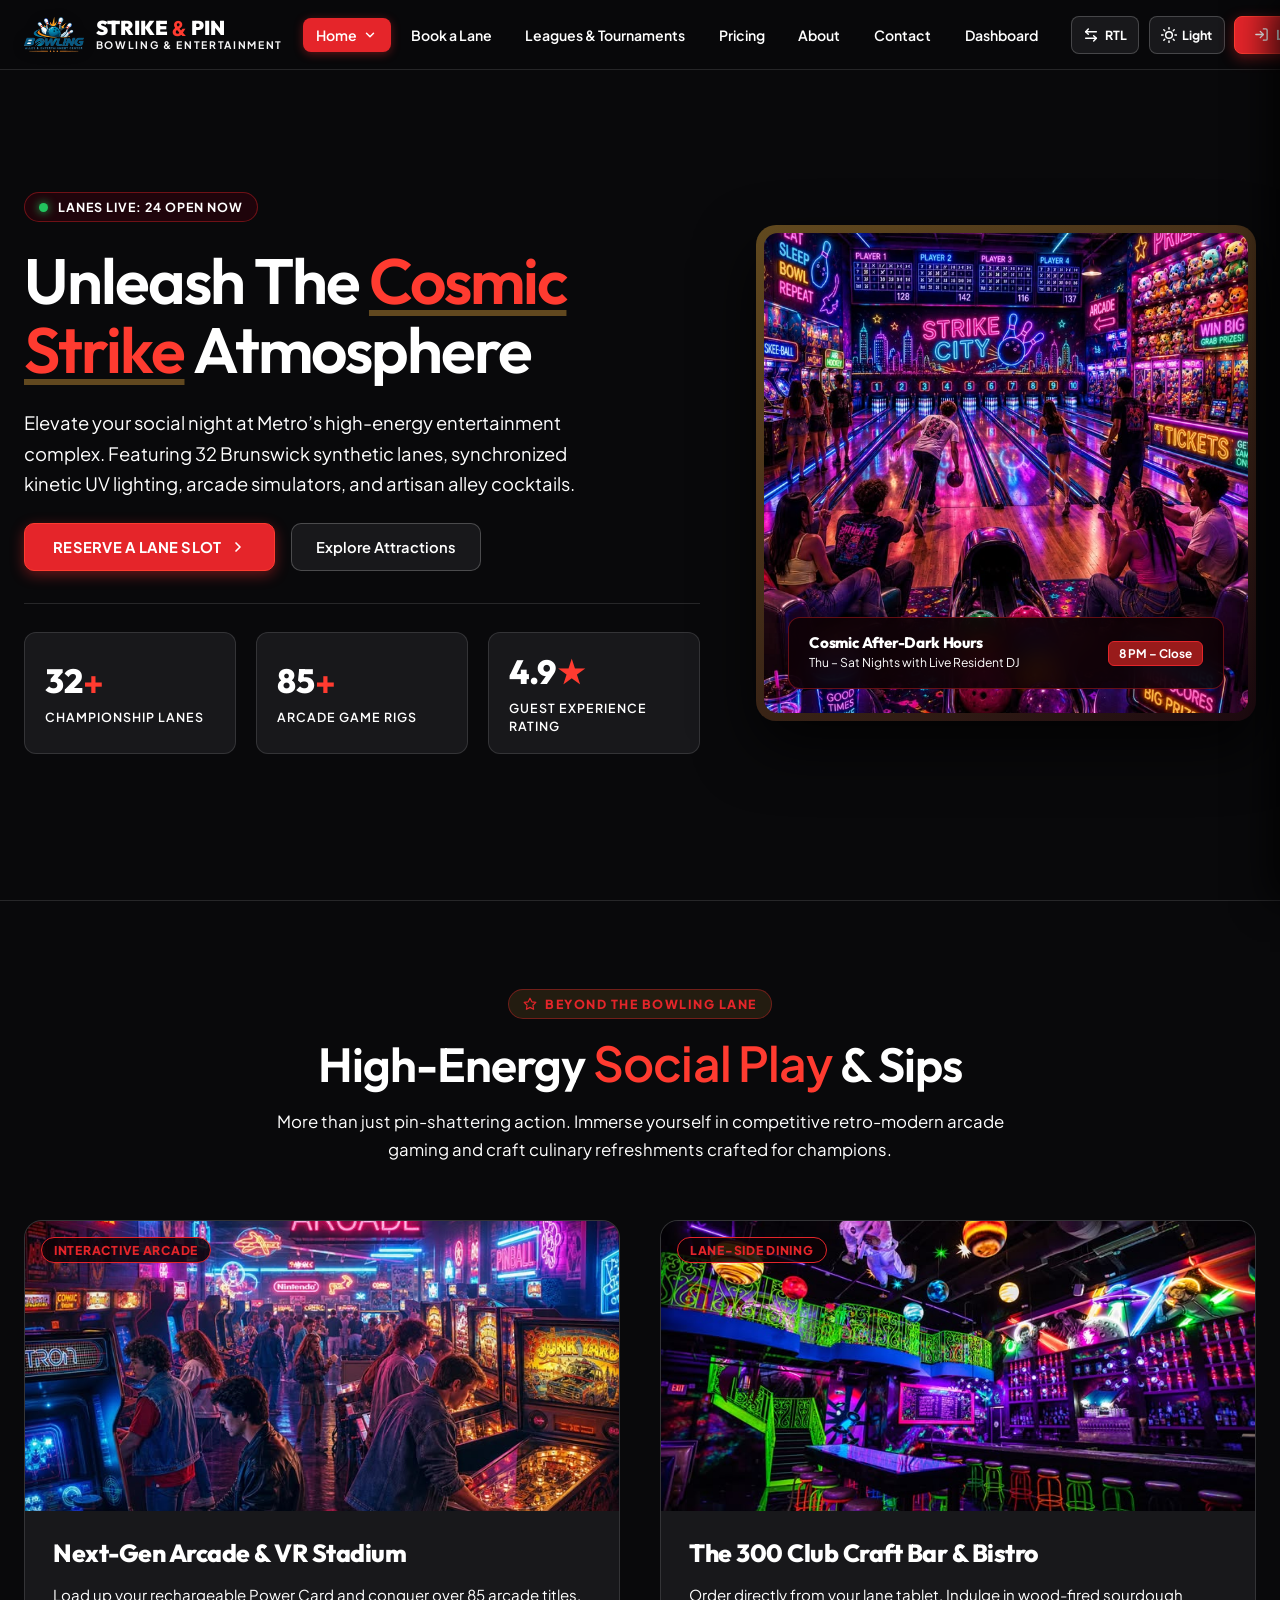
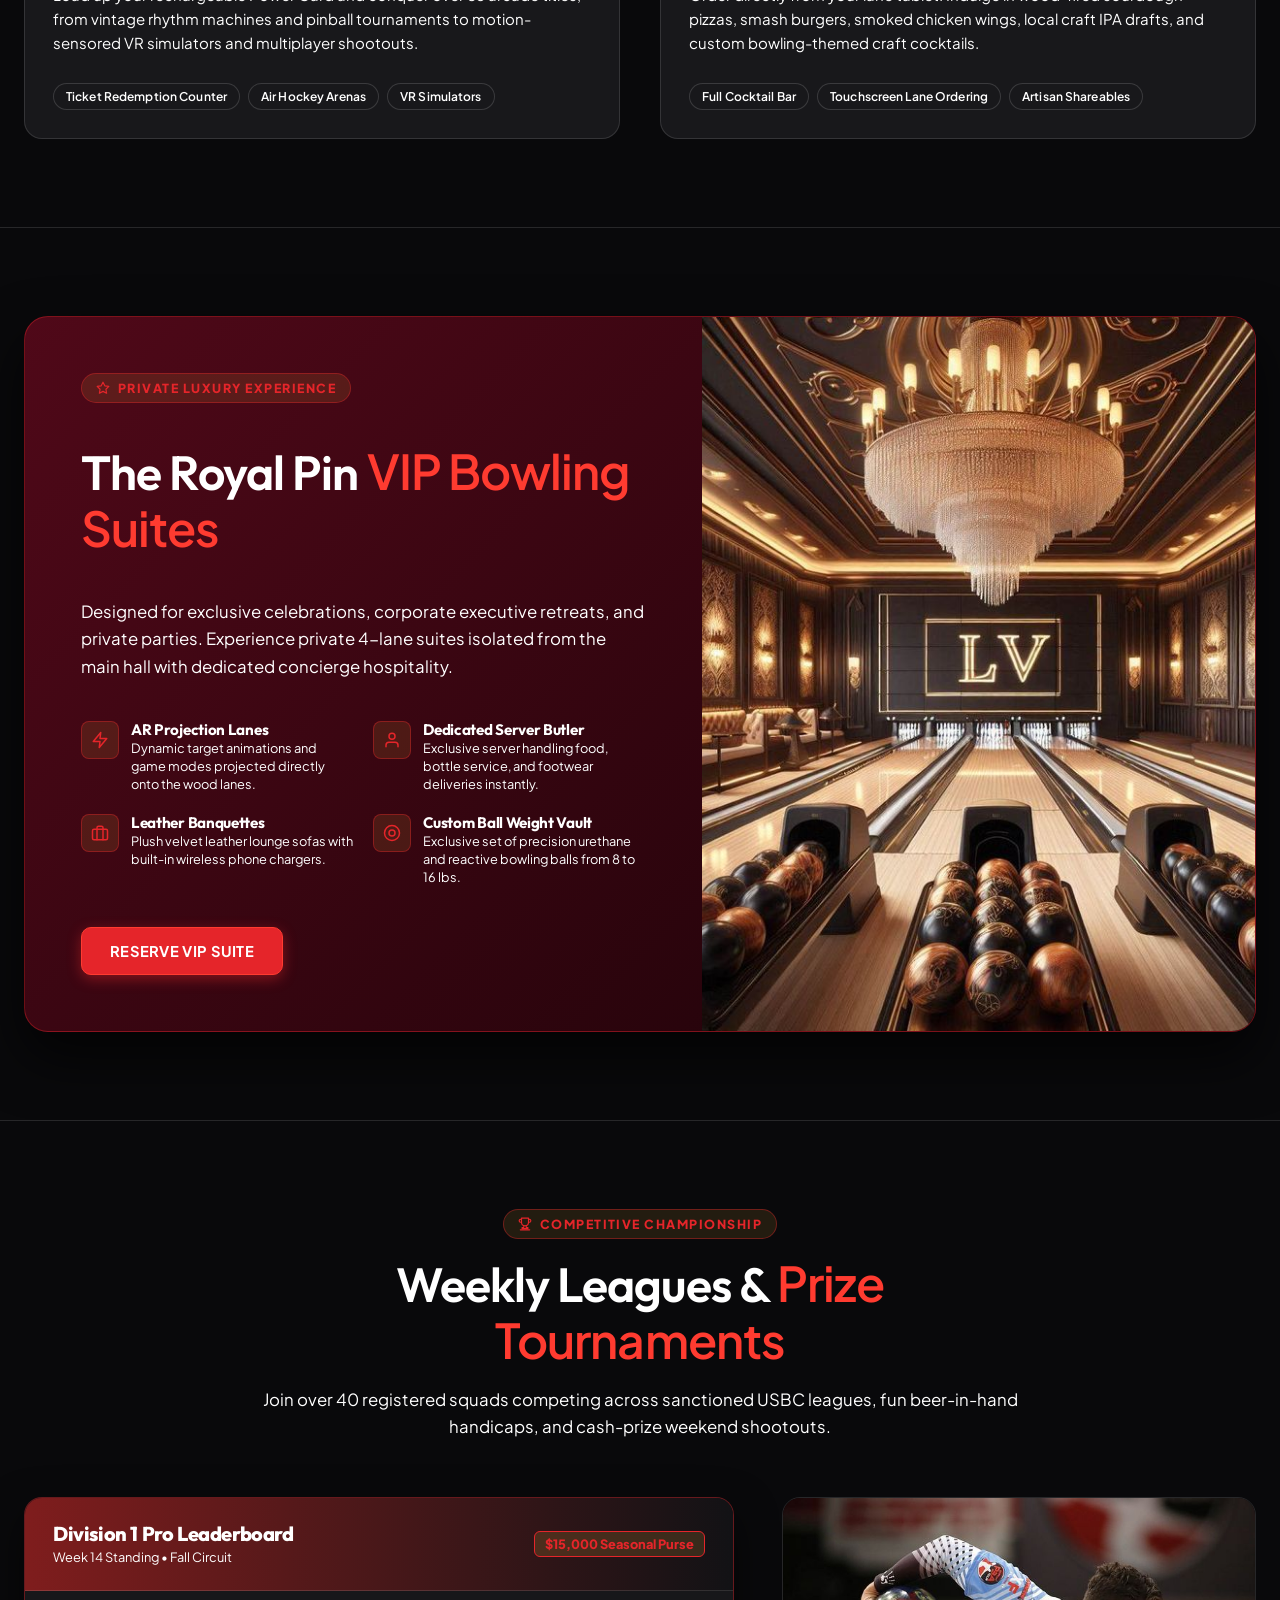
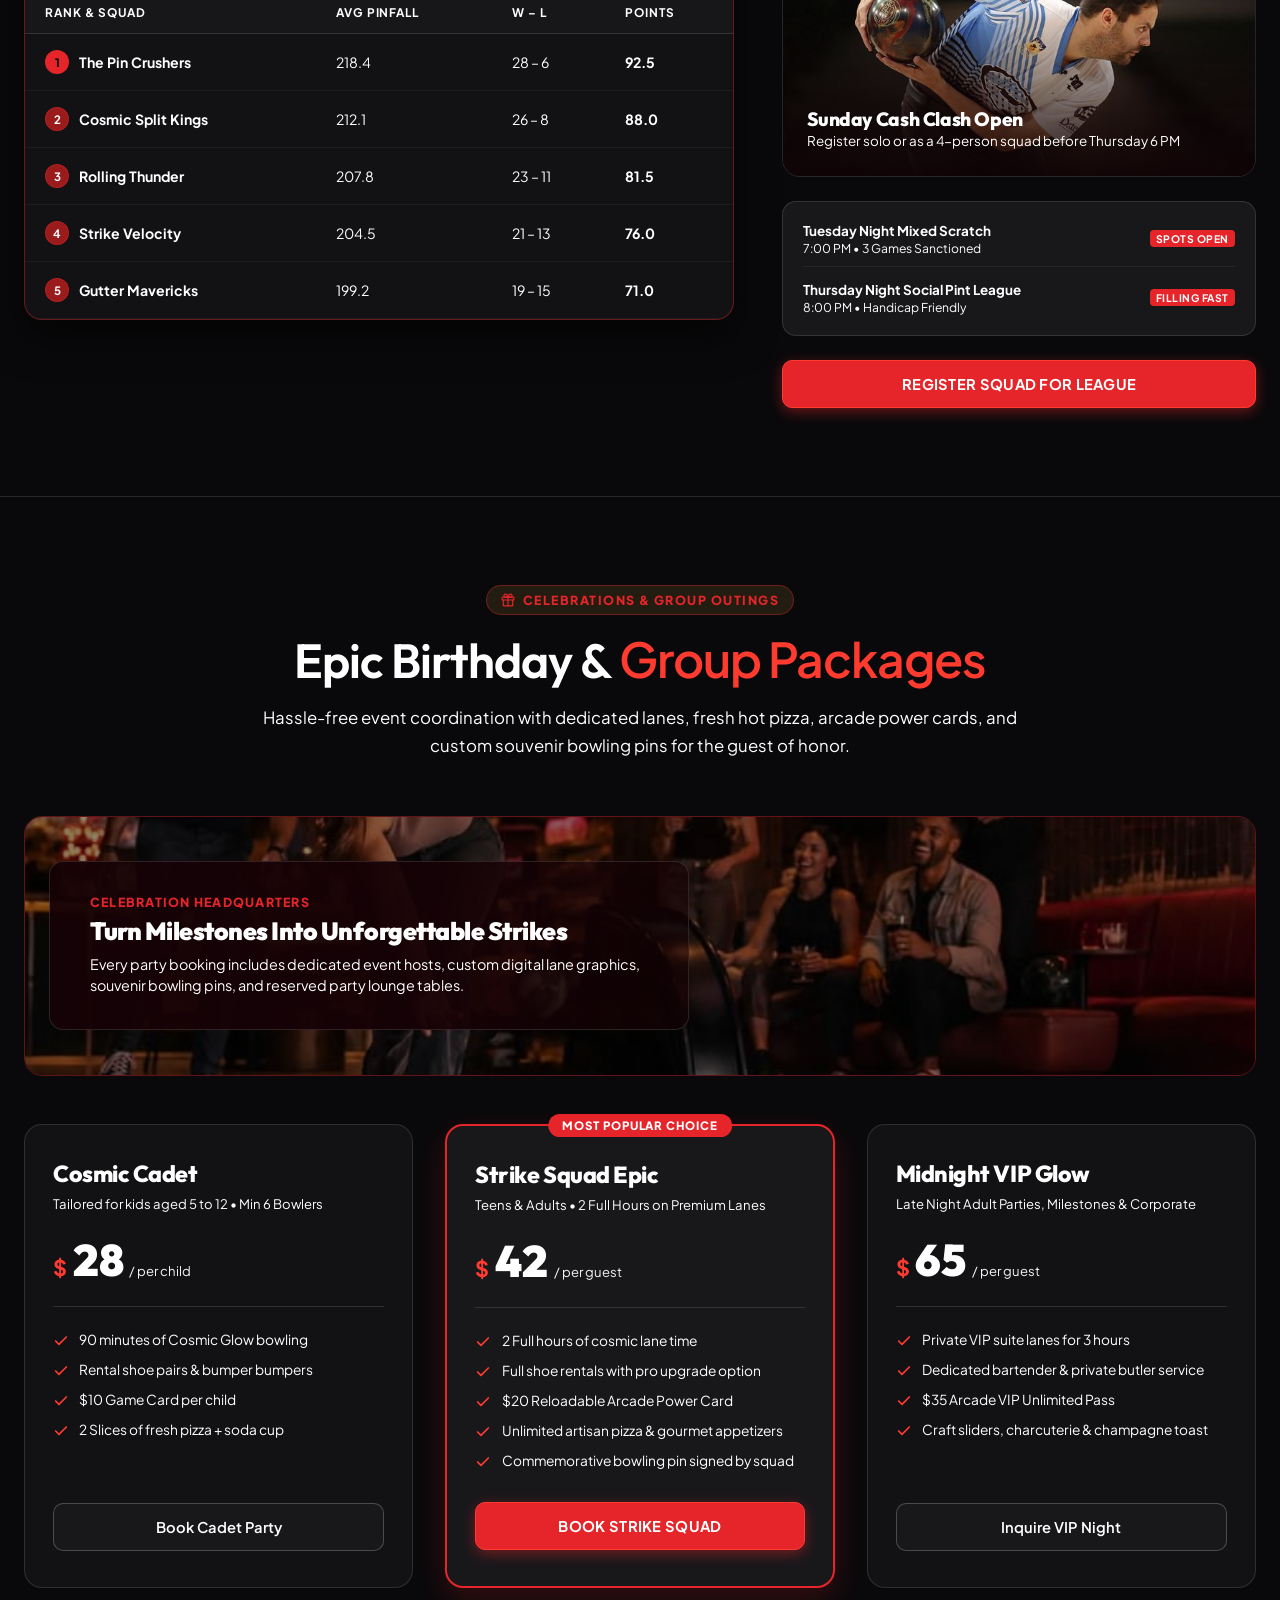
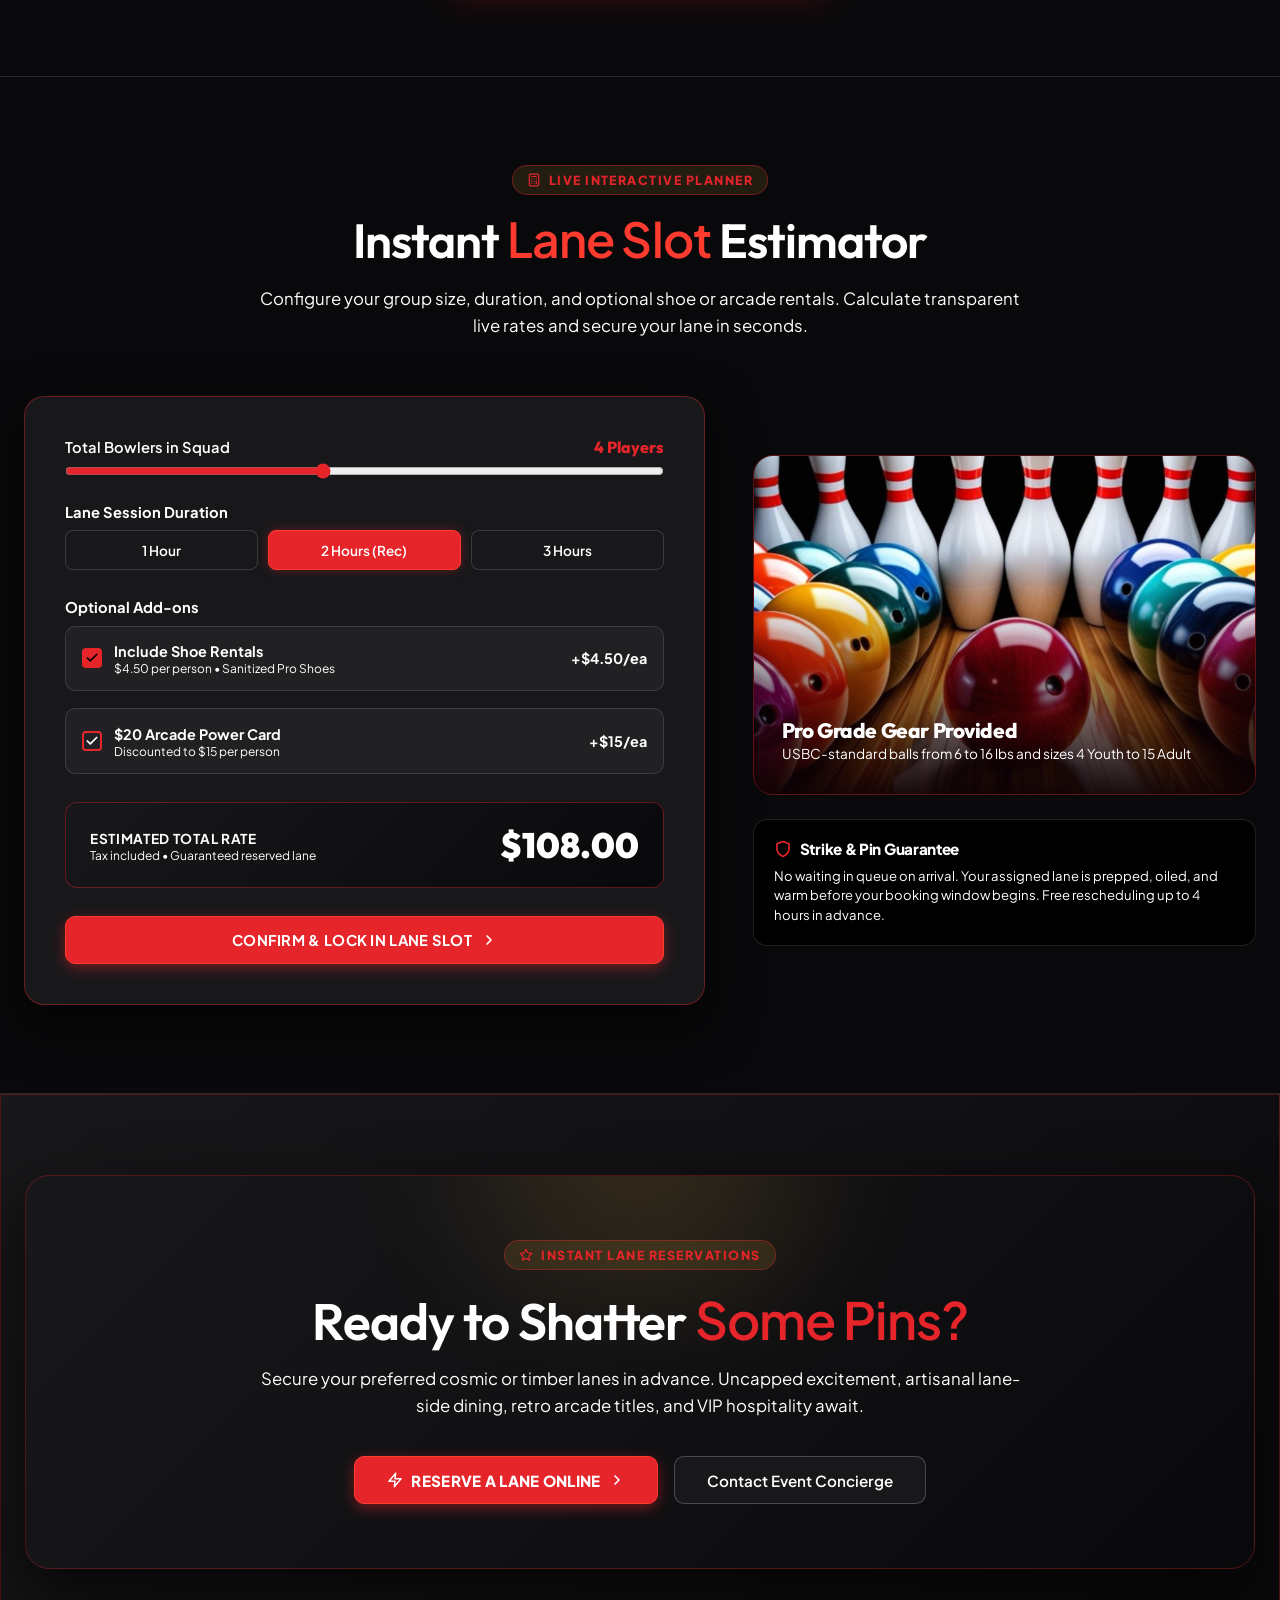
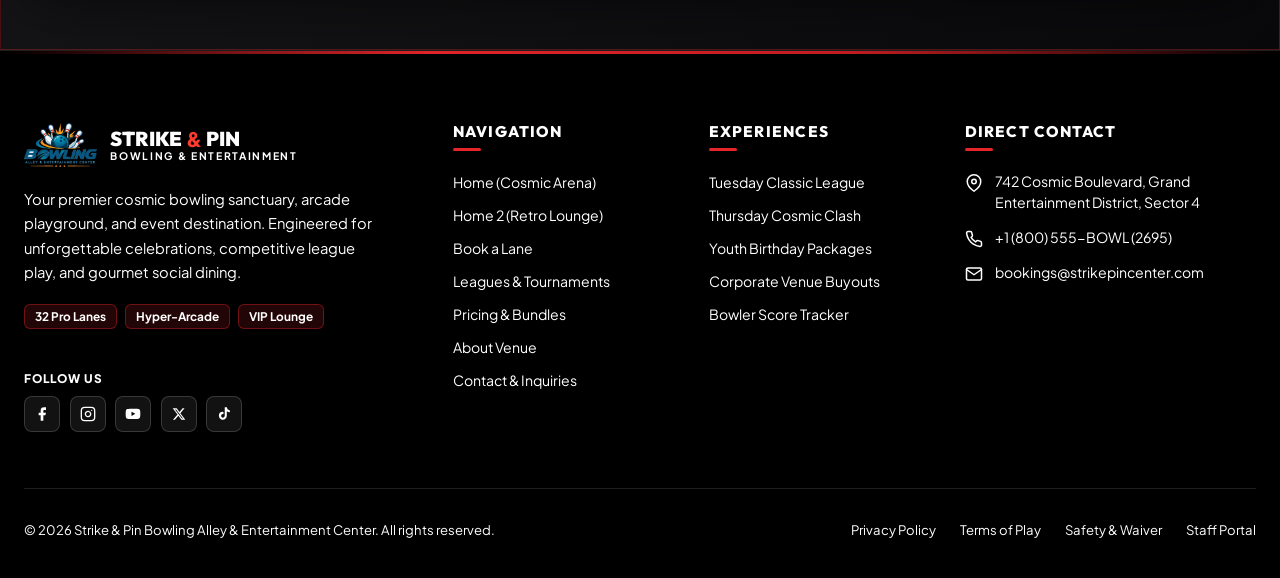
<file: index.html>
<!DOCTYPE html>
<html lang="en" dir="ltr" class="dark">

<head>
  <meta charset="UTF-8">
  <meta name="viewport" content="width=device-width, initial-scale=1.0">
  <title>Strike & Pin | Premier Cosmic Bowling & Entertainment Center</title>
  <meta name="description"
    content="Experience high-energy cosmic bowling, 32 championship Brunswick lanes, interactive arcade games, pro tournament leagues, and bespoke birthday celebration packages.">
  <meta name="theme-color" content="#160206">

  <!-- Favicon -->
  <link rel="icon" type="image/png" href="assets/images/icons/logo.png">

  <!-- Global Stylesheets (No inline CSS!) -->
  <link rel="stylesheet" href="assets/css/style.css">
  <link rel="stylesheet" href="assets/css/responsive.css">
</head>

<body>

  <!-- ==========================================================================
       BRANDED PRELOADER
       ========================================================================== -->
  <div id="preloader" role="status" aria-label="Loading Strike & Pin Center">
    <div class="loader-content">
      <div class="loader-brand">
        <img src="assets/images/icons/logo.png" alt="Strike & Pin Bowling Logo" class="loader-logo-img">
        <div class="brand-text-group">
          <span class="brand-title">Strike<span>&</span>Pin</span>
          <span class="brand-subtitle">Bowling & Entertainment</span>
        </div>
      </div>
      <div class="loader-pin-indicator" aria-hidden="true">
        <span class="loader-dot"></span>
        <span class="loader-dot"></span>
        <span class="loader-dot"></span>
      </div>
    </div>
  </div>

  <!-- ==========================================================================
       FIXED COMPACT HEADER (Strictly 1 Line Desktop, Compact, Never Scrolls Away)
       ========================================================================== -->
  <header class="site-header" id="siteHeader">
    <div class="header-container">

      <!-- Brand Logo + Name + Small Subtitle -->
      <a href="index.html" class="header-brand" aria-label="Strike & Pin Homepage">
        <img src="assets/images/icons/logo.png" alt="Strike & Pin Bowling Logo" class="header-logo-img">
        <div class="brand-text-group">
          <span class="brand-title">Strike<span>&</span>Pin</span>
          <span class="brand-subtitle">Bowling & Entertainment</span>
        </div>
      </a>

      <!-- Desktop Navigation - Exactly 6 Items (Home with Click-Only Dropdown) -->
      <nav class="desktop-nav" aria-label="Primary Navigation">

        <!-- 1. Home (Dropdown - CLICK ONLY) -->
        <div class="nav-dropdown-wrapper" id="homeDropdownWrapper">
          <button type="button" class="nav-link nav-dropdown-trigger" id="homeDropdownTrigger" aria-haspopup="true"
            aria-expanded="false">
            <span>Home</span>
            <svg class="chevron-icon" viewBox="0 0 24 24" fill="none" stroke="currentColor" stroke-width="2.5"
              stroke-linecap="round" stroke-linejoin="round" aria-hidden="true">
              <polyline points="6 9 12 15 18 9"></polyline>
            </svg>
          </button>
          <div class="dropdown-panel" role="menu" aria-label="Home Variations">
            <a href="index.html" class="dropdown-item" role="menuitem">
              <span>Home 1 (Cosmic Arena)</span>
              <span class="dropdown-badge">V1</span>
            </a>
            <a href="home-2.html" class="dropdown-item" role="menuitem">
              <span>Home 2 (Retro Lounge)</span>
              <span class="dropdown-badge">V2</span>
            </a>
          </div>
        </div>

        <!-- 2. Book a Lane -->
        <a href="book-lane.html" class="nav-link">
          <span>Book a Lane</span>
        </a>

        <!-- 3. Leagues & Tournaments -->
        <a href="leagues.html" class="nav-link">
          <span>Leagues & Tournaments</span>
        </a>

        <!-- 4. Pricing -->
        <a href="pricing.html" class="nav-link">
          <span>Pricing</span>
        </a>

        <!-- 6. About -->
        <a href="about.html" class="nav-link">
          <span>About</span>
        </a>

        <!-- 7. Contact (Directly visible) -->
        <a href="contact.html" class="nav-link">
          <span>Contact</span>
        </a>

        <!-- 8. Dashboard -->
        <a href="dashboard.html" class="nav-link">
          <span>Dashboard</span>
        </a>
      </nav>

      <!-- Header Controls: RTL, Dark Mode, Dedicated Login Button -->
      <div class="header-actions">

        <!-- RTL/LTR Toggle -->
        <button type="button" class="utility-btn rtl-toggle-btn" aria-label="Toggle text direction (RTL/LTR)">
          <svg viewBox="0 0 24 24" fill="none" stroke="currentColor" stroke-width="2.2" stroke-linecap="round"
            stroke-linejoin="round" aria-hidden="true">
            <path d="M8 3L4 7l4 4"></path>
            <path d="M4 7h16"></path>
            <path d="M16 21l4-4-4-4"></path>
            <path d="M20 17H4"></path>
          </svg>
          <span class="utility-label dir-label-text">RTL</span>
        </button>

        <!-- Dark Mode Toggle (Pure #000000) -->
        <button type="button" class="utility-btn dark-mode-toggle" aria-label="Toggle dark mode" aria-pressed="true">
          <svg viewBox="0 0 24 24" fill="none" stroke="currentColor" stroke-linecap="round" stroke-linejoin="round"
            aria-hidden="true">
            <circle cx="12" cy="12" r="5"></circle>
            <line x1="12" y1="1" x2="12" y2="3"></line>
            <line x1="12" y1="21" x2="12" y2="23"></line>
            <line x1="4.22" y1="4.22" x2="5.64" y2="5.64"></line>
            <line x1="18.36" y1="18.36" x2="19.78" y2="19.78"></line>
            <line x1="1" y1="12" x2="3" y2="12"></line>
            <line x1="21" y1="12" x2="23" y2="12"></line>
            <line x1="4.22" y1="19.78" x2="5.64" y2="18.36"></line>
            <line x1="18.36" y1="5.64" x2="19.78" y2="4.22"></line>
          </svg>
          <span class="utility-label">Theme</span>
        </button>

        <!-- Dedicated Login Button (Replaces generic CTA) -->
        <a href="login.html" class="btn-login desktop-only" id="headerLoginBtn">
          <svg viewBox="0 0 24 24" fill="none" stroke="currentColor" stroke-width="2.2" stroke-linecap="round"
            stroke-linejoin="round" aria-hidden="true">
            <path d="M15 3h4a2 2 0 0 1 2 2v14a2 2 0 0 1-2 2h-4"></path>
            <polyline points="10 17 15 12 10 7"></polyline>
            <line x1="15" y1="12" x2="3" y2="12"></line>
          </svg>
          <span>Login</span>
        </a>

        <!-- Mobile Menu Toggle Button -->
        <button type="button" class="mobile-toggle-btn" id="mobileMenuBtn" aria-label="Open mobile navigation menu"
          aria-controls="mobileDrawer" aria-expanded="false">
          <svg viewBox="0 0 24 24" fill="none" stroke="currentColor" stroke-width="2.2" stroke-linecap="round"
            stroke-linejoin="round" aria-hidden="true">
            <line x1="3" y1="6" x2="21" y2="6"></line>
            <line x1="3" y1="12" x2="21" y2="12"></line>
            <line x1="3" y1="18" x2="21" y2="18"></line>
          </svg>
        </button>

      </div>
    </div>
  </header>

  <!-- ==========================================================================
       MOBILE NAVIGATION DRAWER
       ========================================================================== -->
  <div class="mobile-drawer-backdrop" id="mobileDrawerBackdrop" aria-hidden="true"></div>
  <aside class="mobile-drawer" id="mobileDrawer" aria-label="Mobile Navigation" role="dialog" aria-modal="true">

    <!-- Mobile Drawer Header -->
    <div class="mobile-drawer-header">
      <div class="header-brand">
        <img src="assets/images/icons/logo.png" alt="Strike & Pin Logo" class="header-logo-img">
        <div class="brand-text-group">
          <span class="brand-title">Strike<span>&</span>Pin</span>
          <span class="brand-subtitle">Bowling & Entertainment</span>
        </div>
      </div>
      <button type="button" class="mobile-drawer-close" id="mobileDrawerClose" aria-label="Close navigation menu">
        <svg viewBox="0 0 24 24" width="20" height="20" fill="none" stroke="currentColor" stroke-width="2.2"
          stroke-linecap="round" stroke-linejoin="round" aria-hidden="true">
          <line x1="18" y1="6" x2="6" y2="18"></line>
          <line x1="6" y1="6" x2="18" y2="18"></line>
        </svg>
      </button>
    </div>

    <!-- Mobile Drawer Nav Links -->
    <div class="mobile-drawer-content">

      <!-- Mobile Home Accordion (CLICK ONLY) -->
      <div class="mobile-accordion-wrapper" id="mobileHomeAccordion">
        <button type="button" class="mobile-nav-link mobile-accordion-toggle" id="mobileHomeAccordionToggle"
          aria-expanded="false">
          <span>Home</span>
          <svg class="chevron-icon" viewBox="0 0 24 24" fill="none" stroke="currentColor" stroke-width="2.5"
            stroke-linecap="round" stroke-linejoin="round" aria-hidden="true">
            <polyline points="6 9 12 15 18 9"></polyline>
          </svg>
        </button>
        <div class="mobile-accordion-panel">
          <a href="index.html" class="mobile-sub-link">
            <span>Home 1 (Cosmic Arena)</span>
            <span class="dropdown-badge">V1</span>
          </a>
          <a href="home-2.html" class="mobile-sub-link">
            <span>Home 2 (Retro Lounge)</span>
            <span class="dropdown-badge">V2</span>
          </a>
        </div>
      </div>

      <a href="book-lane.html" class="mobile-nav-link">
        <span>Book a Lane</span>
      </a>

      <a href="leagues.html" class="mobile-nav-link">
        <span>Leagues & Tournaments</span>
      </a>

      <a href="pricing.html" class="mobile-nav-link">
        <span>Pricing</span>
      </a>

      <a href="about.html" class="mobile-nav-link">
        <span>About Us</span>
      </a>

      <a href="contact.html" class="mobile-nav-link">
        <span>Contact</span>
      </a>

      <a href="dashboard.html" class="mobile-nav-link">
        <span>Dashboard</span>
      </a>

      <!-- Mobile Login Direct Link -->
      <a href="login.html" class="btn-login" style="margin-top: 1rem; width: 100%; justify-content: center;">
        <svg viewBox="0 0 24 24" fill="none" stroke="currentColor" stroke-width="2.2" stroke-linecap="round"
          stroke-linejoin="round" aria-hidden="true">
          <path d="M15 3h4a2 2 0 0 1 2 2v14a2 2 0 0 1-2 2h-4"></path>
          <polyline points="10 17 15 12 10 7"></polyline>
          <line x1="15" y1="12" x2="3" y2="12"></line>
        </svg>
        <span>Guest & Member Login</span>
      </a>
    </div>

  </aside>

  <!-- ==========================================================================
       MAIN CONTENT: EXACTLY 6 CONTENT SECTIONS FOR HOME 1
       ========================================================================== -->
  <main id="mainContent">

    <!-- ------------------------------------------------------------------------
         SECTION 1: HERO SECTION (COSMIC BOWLING ARENA)
         ------------------------------------------------------------------------ -->
    <section class="hero-cosmic" id="heroSection" aria-label="Hero Section">
      <div class="section-container">
        <div class="hero-grid">

          <!-- Content Side -->
          <div class="hero-content">
            <div class="hero-live-indicator">
              <span class="pulse-ring"></span>
              <span>Lanes Live: 24 Open Now</span>
            </div>

            <h1 class="hero-headline">
              Unleash The <em>Cosmic Strike</em> Atmosphere
            </h1>

            <p class="hero-description">
              Elevate your social night at Metro’s high-energy entertainment complex. Featuring 32 Brunswick synthetic
              lanes, synchronized kinetic UV lighting, arcade simulators, and artisan alley cocktails.
            </p>

            <div class="hero-cta-group">
              <a href="book-lane.html" class="btn-primary">
                <span>Reserve a Lane Slot</span>
                <svg viewBox="0 0 24 24" fill="none" stroke="currentColor" stroke-width="2.5" stroke-linecap="round"
                  stroke-linejoin="round" aria-hidden="true">
                  <polyline points="9 18 15 12 9 6"></polyline>
                </svg>
              </a>

              <a href="#attractionsSection" class="btn-secondary">
                <span>Explore Attractions</span>
              </a>
            </div>

            <div class="hero-stats-row">
              <div class="hero-stat-card">
                <span class="hero-stat-num">32<span>+</span></span>
                <span class="hero-stat-label">Championship Lanes</span>
              </div>
              <div class="hero-stat-card">
                <span class="hero-stat-num">85<span>+</span></span>
                <span class="hero-stat-label">Arcade Game Rigs</span>
              </div>
              <div class="hero-stat-card">
                <span class="hero-stat-num">4.9<span>★</span></span>
                <span class="hero-stat-label">Guest Experience Rating</span>
              </div>
            </div>
          </div>

          <!-- Hero Media Card -->
          <div class="hero-visual-card">
            <div class="hero-img-wrapper">
              <img src="assets/images/hero/p1.jpg" alt="Vibrant cosmic bowling alley glow with illuminated pins"
                loading="eager">
              <div class="hero-floating-pill">
                <div>
                  <h4>Cosmic After-Dark Hours</h4>
                  <p>Thu – Sat Nights with Live Resident DJ</p>
                </div>
                <span class="hero-pill-badge">8 PM – Close</span>
              </div>
            </div>
          </div>

        </div>
      </div>
    </section>

    <!-- ------------------------------------------------------------------------
         SECTION 2: BEYOND THE LANES (ASYMMETRIC ATTRACTIONS)
         ------------------------------------------------------------------------ -->
    <section class="section-wrapper bg-surface" id="attractionsSection" aria-label="Attractions Section">
      <div class="section-container">

        <div class="section-header-center">
          <div class="eyebrow-badge">
            <svg viewBox="0 0 24 24" fill="none" stroke="currentColor" stroke-width="2" stroke-linecap="round"
              stroke-linejoin="round" aria-hidden="true">
              <polygon
                points="12 2 15.09 8.26 22 9.27 17 14.14 18.18 21.02 12 17.77 5.82 21.02 7 14.14 2 9.27 8.91 8.26 12 2">
              </polygon>
            </svg>
            <span>Beyond The Bowling Lane</span>
          </div>
          <h2 class="section-title">High-Energy <span>Social Play</span> & Sips</h2>
          <p class="section-subtitle">
            More than just pin-shattering action. Immerse yourself in competitive retro-modern arcade gaming and craft
            culinary refreshments crafted for champions.
          </p>
        </div>

        <div class="attractions-grid">

          <!-- Feature 1: Hyper-Arcade & VR Matrix -->
          <article class="attraction-feature-card">
            <div class="attraction-media-wrap">
              <img src="assets/images/sections/p2.jpg" alt="Neon lighted arcade entertainment center games"
                loading="lazy">
              <span class="attraction-badge-float">Interactive Arcade</span>
            </div>
            <div class="attraction-body">
              <h3>Next-Gen Arcade & VR Stadium</h3>
              <p>
                Load up your rechargeable Power Card and conquer over 85 arcade titles, from vintage rhythm machines and
                pinball tournaments to motion-sensored VR simulators and multiplayer shootouts.
              </p>
              <div class="attraction-tags-list">
                <span class="attraction-tag">Ticket Redemption Counter</span>
                <span class="attraction-tag">Air Hockey Arenas</span>
                <span class="attraction-tag">VR Simulators</span>
              </div>
            </div>
          </article>

          <!-- Feature 2: Craft Lounge & Alley Bistro -->
          <article class="attraction-feature-card">
            <div class="attraction-media-wrap">
              <img src="assets/images/sections/p3.jpg" alt="Atmospheric cocktail lounge bar with drinks" loading="lazy">
              <span class="attraction-badge-float">Lane-Side Dining</span>
            </div>
            <div class="attraction-body">
              <h3>The 300 Club Craft Bar & Bistro</h3>
              <p>
                Order directly from your lane tablet. Indulge in wood-fired sourdough pizzas, smash burgers, smoked
                chicken wings, local craft IPA drafts, and custom bowling-themed craft cocktails.
              </p>
              <div class="attraction-tags-list">
                <span class="attraction-tag">Full Cocktail Bar</span>
                <span class="attraction-tag">Touchscreen Lane Ordering</span>
                <span class="attraction-tag">Artisan Shareables</span>
              </div>
            </div>
          </article>

        </div>

      </div>
    </section>

    <!-- ------------------------------------------------------------------------
         SECTION 3: VIP LUXURY SUITES (ARCHITECTURAL PANORAMA)
         ------------------------------------------------------------------------ -->
    <section class="section-wrapper bg-body" id="vipSuitesSection" aria-label="VIP Suites Section">
      <div class="section-container">

        <div class="vip-suite-banner">
          <div class="vip-grid">

            <!-- Left: Content & Amenities Matrix -->
            <div class="vip-content-side">
              <div class="eyebrow-badge">
                <svg viewBox="0 0 24 24" fill="none" stroke="currentColor" stroke-width="2" stroke-linecap="round"
                  stroke-linejoin="round" aria-hidden="true">
                  <path
                    d="M12 2l3.09 6.26L22 9.27l-5 4.87 1.18 6.88L12 17.77l-6.18 3.25L7 14.14 2 9.27l6.91-1.01L12 2z">
                  </path>
                </svg>
                <span>Private Luxury Experience</span>
              </div>

              <h2 class="section-title">The Royal Pin <span>VIP Bowling Suites</span></h2>

              <p class="section-subtitle">
                Designed for exclusive celebrations, corporate executive retreats, and private parties. Experience
                private 4-lane suites isolated from the main hall with dedicated concierge hospitality.
              </p>

              <div class="vip-amenities-matrix">

                <div class="vip-amenity-item">
                  <div class="vip-amenity-icon">
                    <svg viewBox="0 0 24 24" fill="none" stroke="currentColor" stroke-width="2" stroke-linecap="round"
                      stroke-linejoin="round" aria-hidden="true">
                      <polygon points="13 2 3 14 12 14 11 22 21 10 12 10 13 2"></polygon>
                    </svg>
                  </div>
                  <div class="vip-amenity-text">
                    <h4>AR Projection Lanes</h4>
                    <p>Dynamic target animations and game modes projected directly onto the wood lanes.</p>
                  </div>
                </div>

                <div class="vip-amenity-item">
                  <div class="vip-amenity-icon">
                    <svg viewBox="0 0 24 24" fill="none" stroke="currentColor" stroke-width="2" stroke-linecap="round"
                      stroke-linejoin="round" aria-hidden="true">
                      <path d="M20 21v-2a4 4 0 0 0-4-4H8a4 4 0 0 0-4 4v2"></path>
                      <circle cx="12" cy="7" r="4"></circle>
                    </svg>
                  </div>
                  <div class="vip-amenity-text">
                    <h4>Dedicated Server Butler</h4>
                    <p>Exclusive server handling food, bottle service, and footwear deliveries instantly.</p>
                  </div>
                </div>

                <div class="vip-amenity-item">
                  <div class="vip-amenity-icon">
                    <svg viewBox="0 0 24 24" fill="none" stroke="currentColor" stroke-width="2" stroke-linecap="round"
                      stroke-linejoin="round" aria-hidden="true">
                      <rect x="2" y="7" width="20" height="14" rx="2" ry="2"></rect>
                      <path d="M16 21V5a2 2 0 0 0-2-2h-4a2 2 0 0 0-2 2v16"></path>
                    </svg>
                  </div>
                  <div class="vip-amenity-text">
                    <h4>Leather Banquettes</h4>
                    <p>Plush velvet leather lounge sofas with built-in wireless phone chargers.</p>
                  </div>
                </div>

                <div class="vip-amenity-item">
                  <div class="vip-amenity-icon">
                    <svg viewBox="0 0 24 24" fill="none" stroke="currentColor" stroke-width="2" stroke-linecap="round"
                      stroke-linejoin="round" aria-hidden="true">
                      <circle cx="12" cy="12" r="10"></circle>
                      <circle cx="12" cy="12" r="4"></circle>
                    </svg>
                  </div>
                  <div class="vip-amenity-text">
                    <h4>Custom Ball Weight Vault</h4>
                    <p>Exclusive set of precision urethane and reactive bowling balls from 8 to 16 lbs.</p>
                  </div>
                </div>

              </div>

              <div>
                <a href="book-lane.html" class="btn-primary">
                  <span>Reserve VIP Suite</span>
                </a>
              </div>
            </div>

            <!-- Right: Architectural Image -->
            <div class="vip-media-side">
              <img src="assets/images/sections/p4.jpg" alt="Luxury VIP Bowling Suite interior with lounge seating"
                loading="lazy">
            </div>

          </div>
        </div>

      </div>
    </section>

    <!-- ------------------------------------------------------------------------
         SECTION 4: PRO LEAGUES & TOURNAMENTS (EDITORIAL MATCHDAY ROSTER)
         ------------------------------------------------------------------------ -->
    <section class="section-wrapper bg-surface" id="leaguesSection" aria-label="Leagues and Tournaments">
      <div class="section-container">

        <div class="section-header-center">
          <div class="eyebrow-badge">
            <svg viewBox="0 0 24 24" fill="none" stroke="currentColor" stroke-width="2" stroke-linecap="round"
              stroke-linejoin="round" aria-hidden="true">
              <path d="M6 9H4.5a2.5 2.5 0 0 1 0-5H6"></path>
              <path d="M18 9h1.5a2.5 2.5 0 0 0 0-5H18"></path>
              <path d="M4 22h16"></path>
              <path d="M10 14.66V17c0 .55-.45 1-1 1H7v2h10v-2h-2c-.55 0-1-.45-1-1v-2.34"></path>
              <path d="M18 2H6v7a6 6 0 0 0 12 0V2Z"></path>
            </svg>
            <span>Competitive Championship</span>
          </div>
          <h2 class="section-title">Weekly Leagues & <span>Prize Tournaments</span></h2>
          <p class="section-subtitle">
            Join over 40 registered squads competing across sanctioned USBC leagues, fun beer-in-hand handicaps, and
            cash-prize weekend shootouts.
          </p>
        </div>

        <div class="leagues-editorial-layout">

          <!-- Left: Standings Roster -->
          <div class="roster-card">
            <div class="roster-header">
              <div>
                <h3>Division 1 Pro Leaderboard</h3>
                <span style="font-size: 0.8rem; color: var(--brand-cream);">Week 14 Standing • Fall Circuit</span>
              </div>
              <span class="prize-pot-tag">$15,000 Seasonal Purse</span>
            </div>

            <div class="roster-table-container">
              <table class="roster-table" aria-label="Division 1 Leaderboard">
                <thead>
                  <tr>
                    <th>Rank &amp; Squad</th>
                    <th>Avg Pinfall</th>
                    <th>W&nbsp;–&nbsp;L</th>
                    <th>Points</th>
                  </tr>
                </thead>
                <tbody>
                  <tr>
                    <td>
                      <div class="team-rank-cell">
                        <span class="rank-badge-num gold">1</span>
                        <span>The Pin Crushers</span>
                      </div>
                    </td>
                    <td>218.4</td>
                    <td>28&nbsp;–&nbsp;6</td>
                    <td><strong>92.5</strong></td>
                  </tr>
                  <tr>
                    <td>
                      <div class="team-rank-cell">
                        <span class="rank-badge-num">2</span>
                        <span>Cosmic Split Kings</span>
                      </div>
                    </td>
                    <td>212.1</td>
                    <td>26&nbsp;–&nbsp;8</td>
                    <td><strong>88.0</strong></td>
                  </tr>
                  <tr>
                    <td>
                      <div class="team-rank-cell">
                        <span class="rank-badge-num">3</span>
                        <span>Rolling Thunder</span>
                      </div>
                    </td>
                    <td>207.8</td>
                    <td>23&nbsp;–&nbsp;11</td>
                    <td><strong>81.5</strong></td>
                  </tr>
                  <tr>
                    <td>
                      <div class="team-rank-cell">
                        <span class="rank-badge-num">4</span>
                        <span>Strike Velocity</span>
                      </div>
                    </td>
                    <td>204.5</td>
                    <td>21&nbsp;–&nbsp;13</td>
                    <td><strong>76.0</strong></td>
                  </tr>
                  <tr>
                    <td>
                      <div class="team-rank-cell">
                        <span class="rank-badge-num">5</span>
                        <span>Gutter Mavericks</span>
                      </div>
                    </td>
                    <td>199.2</td>
                    <td>19&nbsp;–&nbsp;15</td>
                    <td><strong>71.0</strong></td>
                  </tr>
                </tbody>
              </table>
            </div>
          </div>

          <!-- Right: Visual Spotlight & Schedule -->
          <div class="league-feature-side">
            <div class="league-spotlight-card">
              <img src="assets/images/sections/p5.jpg" alt="Competitive bowler throwing a strike in a league tournament"
                loading="lazy">
              <div class="league-spotlight-overlay">
                <h4>Sunday Cash Clash Open</h4>
                <p>Register solo or as a 4-person squad before Thursday 6 PM</p>
              </div>
            </div>

            <div class="league-schedule-box">
              <div class="schedule-item">
                <div>
                  <strong style="color: #FFFFFF; display: block;">Tuesday Night Mixed Scratch</strong>
                  <span style="font-size: 0.76rem; color: var(--brand-cream);">7:00 PM • 3 Games Sanctioned</span>
                </div>
                <span class="dropdown-badge">Spots Open</span>
              </div>
              <div class="schedule-item">
                <div>
                  <strong style="color: #FFFFFF; display: block;">Thursday Night Social Pint League</strong>
                  <span style="font-size: 0.76rem; color: var(--brand-cream);">8:00 PM • Handicap Friendly</span>
                </div>
                <span class="dropdown-badge" style="background: var(--brand-burgundy-500); color: #FFFFFF;">Filling
                  Fast</span>
              </div>
            </div>

            <a href="leagues.html" class="btn-primary" style="width: 100%;">
              <span>Register Squad for League</span>
            </a>
          </div>

        </div>

      </div>
    </section>

    <!-- ------------------------------------------------------------------------
         SECTION 5: CELEBRATIONS & BIRTHDAY PACKAGES
         ------------------------------------------------------------------------ -->
    <section class="section-wrapper bg-body" id="celebrationsSection" aria-label="Birthday Party Packages">
      <div class="section-container">

        <div class="section-header-center">
          <div class="eyebrow-badge">
            <svg viewBox="0 0 24 24" fill="none" stroke="currentColor" stroke-width="2" stroke-linecap="round"
              stroke-linejoin="round" aria-hidden="true">
              <path d="M20 12v10H4V12"></path>
              <path d="M2 7h20v5H2z"></path>
              <path d="M12 22V7"></path>
              <path d="M12 7H7.5a2.5 2.5 0 0 1 0-5C11 2 12 7 12 7z"></path>
              <path d="M12 7h4.5a2.5 2.5 0 0 0 0-5C13 2 12 7 12 7z"></path>
            </svg>
            <span>Celebrations & Group Outings</span>
          </div>
          <h2 class="section-title">Epic Birthday & <span>Group Packages</span></h2>
          <p class="section-subtitle">
            Hassle-free event coordination with dedicated lanes, fresh hot pizza, arcade power cards, and custom
            souvenir bowling pins for the guest of honor.
          </p>
        </div>

        <!-- Editorial Celebration Visual Banner -->
        <div class="celebration-hero-banner"
          style="margin-bottom: 3rem; border-radius: 18px; overflow: hidden; position: relative; border: 1px solid var(--border-brand); min-height: 260px; display: flex; align-items: center;">
          <img src="assets/images/sections/p6.jpg" alt="Friends celebrating together at the bowling alley"
            style="position: absolute; inset: 0; width: 100%; height: 100%; object-fit: cover; filter: brightness(0.55);"
            loading="lazy">
          <div
            style="position: relative; z-index: 2; padding: 2rem 2.5rem; max-width: 640px; background: linear-gradient(90deg, rgba(22, 2, 6, 0.94) 60%, rgba(22, 2, 6, 0.6) 100%); border-radius: 14px; margin: 1.5rem; border: 1px solid var(--border-subtle);">
            <span
              style="font-size: 0.78rem; font-weight: 800; color: var(--brand-gold-400); text-transform: uppercase; letter-spacing: 0.1em; display: block; margin-bottom: 0.35rem;">Celebration
              Headquarters</span>
            <h3 style="font-size: 1.55rem; font-weight: 900; color: #FFFFFF; line-height: 1.2; margin-bottom: 0.5rem;">
              Turn Milestones Into Unforgettable Strikes</h3>
            <p style="font-size: 0.9rem; color: var(--brand-cream); line-height: 1.5;">Every party booking includes
              dedicated event hosts, custom digital lane graphics, souvenir bowling pins, and reserved party lounge
              tables.</p>
          </div>
        </div>

        <div class="packages-grid">

          <!-- Package 1: Youth Cosmic Cadet -->
          <article class="package-card">
            <h3 class="package-tier-name">Cosmic Cadet</h3>
            <p class="package-ideal-for">Tailored for kids aged 5 to 12 • Min 6 Bowlers</p>

            <div class="package-price-wrap">
              <span class="price-currency">$</span>
              <span class="price-val">28</span>
              <span class="price-duration">/ per child</span>
            </div>

            <ul class="package-inclusions">
              <li class="inclusion-item">
                <svg viewBox="0 0 24 24" fill="none" stroke="currentColor" stroke-width="2.5" stroke-linecap="round"
                  stroke-linejoin="round" aria-hidden="true">
                  <polyline points="20 6 9 17 4 12"></polyline>
                </svg>
                <span>90 minutes of Cosmic Glow bowling</span>
              </li>
              <li class="inclusion-item">
                <svg viewBox="0 0 24 24" fill="none" stroke="currentColor" stroke-width="2.5" stroke-linecap="round"
                  stroke-linejoin="round" aria-hidden="true">
                  <polyline points="20 6 9 17 4 12"></polyline>
                </svg>
                <span>Rental shoe pairs & bumper bumpers</span>
              </li>
              <li class="inclusion-item">
                <svg viewBox="0 0 24 24" fill="none" stroke="currentColor" stroke-width="2.5" stroke-linecap="round"
                  stroke-linejoin="round" aria-hidden="true">
                  <polyline points="20 6 9 17 4 12"></polyline>
                </svg>
                <span>$10 Game Card per child</span>
              </li>
              <li class="inclusion-item">
                <svg viewBox="0 0 24 24" fill="none" stroke="currentColor" stroke-width="2.5" stroke-linecap="round"
                  stroke-linejoin="round" aria-hidden="true">
                  <polyline points="20 6 9 17 4 12"></polyline>
                </svg>
                <span>2 Slices of fresh pizza + soda cup</span>
              </li>
            </ul>

            <a href="birthday-parties.html" class="btn-secondary" style="width: 100%;">
              <span>Book Cadet Party</span>
            </a>
          </article>

          <!-- Package 2: The Strike Squad (Featured) -->
          <article class="package-card featured">
            <span class="featured-ribbon">Most Popular Choice</span>
            <h3 class="package-tier-name">Strike Squad Epic</h3>
            <p class="package-ideal-for">Teens & Adults • 2 Full Hours on Premium Lanes</p>

            <div class="package-price-wrap">
              <span class="price-currency">$</span>
              <span class="price-val">42</span>
              <span class="price-duration">/ per guest</span>
            </div>

            <ul class="package-inclusions">
              <li class="inclusion-item">
                <svg viewBox="0 0 24 24" fill="none" stroke="currentColor" stroke-width="2.5" stroke-linecap="round"
                  stroke-linejoin="round" aria-hidden="true">
                  <polyline points="20 6 9 17 4 12"></polyline>
                </svg>
                <span>2 Full hours of cosmic lane time</span>
              </li>
              <li class="inclusion-item">
                <svg viewBox="0 0 24 24" fill="none" stroke="currentColor" stroke-width="2.5" stroke-linecap="round"
                  stroke-linejoin="round" aria-hidden="true">
                  <polyline points="20 6 9 17 4 12"></polyline>
                </svg>
                <span>Full shoe rentals with pro upgrade option</span>
              </li>
              <li class="inclusion-item">
                <svg viewBox="0 0 24 24" fill="none" stroke="currentColor" stroke-width="2.5" stroke-linecap="round"
                  stroke-linejoin="round" aria-hidden="true">
                  <polyline points="20 6 9 17 4 12"></polyline>
                </svg>
                <span>$20 Reloadable Arcade Power Card</span>
              </li>
              <li class="inclusion-item">
                <svg viewBox="0 0 24 24" fill="none" stroke="currentColor" stroke-width="2.5" stroke-linecap="round"
                  stroke-linejoin="round" aria-hidden="true">
                  <polyline points="20 6 9 17 4 12"></polyline>
                </svg>
                <span>Unlimited artisan pizza & gourmet appetizers</span>
              </li>
              <li class="inclusion-item">
                <svg viewBox="0 0 24 24" fill="none" stroke="currentColor" stroke-width="2.5" stroke-linecap="round"
                  stroke-linejoin="round" aria-hidden="true">
                  <polyline points="20 6 9 17 4 12"></polyline>
                </svg>
                <span>Commemorative bowling pin signed by squad</span>
              </li>
            </ul>

            <a href="birthday-parties.html" class="btn-primary" style="width: 100%;">
              <span>Book Strike Squad</span>
            </a>
          </article>

          <!-- Package 3: Midnight VIP Glow -->
          <article class="package-card">
            <h3 class="package-tier-name">Midnight VIP Glow</h3>
            <p class="package-ideal-for">Late Night Adult Parties, Milestones & Corporate</p>

            <div class="package-price-wrap">
              <span class="price-currency">$</span>
              <span class="price-val">65</span>
              <span class="price-duration">/ per guest</span>
            </div>

            <ul class="package-inclusions">
              <li class="inclusion-item">
                <svg viewBox="0 0 24 24" fill="none" stroke="currentColor" stroke-width="2.5" stroke-linecap="round"
                  stroke-linejoin="round" aria-hidden="true">
                  <polyline points="20 6 9 17 4 12"></polyline>
                </svg>
                <span>Private VIP suite lanes for 3 hours</span>
              </li>
              <li class="inclusion-item">
                <svg viewBox="0 0 24 24" fill="none" stroke="currentColor" stroke-width="2.5" stroke-linecap="round"
                  stroke-linejoin="round" aria-hidden="true">
                  <polyline points="20 6 9 17 4 12"></polyline>
                </svg>
                <span>Dedicated bartender & private butler service</span>
              </li>
              <li class="inclusion-item">
                <svg viewBox="0 0 24 24" fill="none" stroke="currentColor" stroke-width="2.5" stroke-linecap="round"
                  stroke-linejoin="round" aria-hidden="true">
                  <polyline points="20 6 9 17 4 12"></polyline>
                </svg>
                <span>$35 Arcade VIP Unlimited Pass</span>
              </li>
              <li class="inclusion-item">
                <svg viewBox="0 0 24 24" fill="none" stroke="currentColor" stroke-width="2.5" stroke-linecap="round"
                  stroke-linejoin="round" aria-hidden="true">
                  <polyline points="20 6 9 17 4 12"></polyline>
                </svg>
                <span>Craft sliders, charcuterie & champagne toast</span>
              </li>
            </ul>

            <a href="birthday-parties.html" class="btn-secondary" style="width: 100%;">
              <span>Inquire VIP Night</span>
            </a>
          </article>

        </div>

      </div>
    </section>

    <!-- ------------------------------------------------------------------------
         SECTION 6: INTERACTIVE LANE CALCULATOR & GEAR MATRIX
         ------------------------------------------------------------------------ -->
    <section class="section-wrapper bg-surface" id="calculatorSection" aria-label="Interactive Lane Calculator">
      <div class="section-container">

        <div class="section-header-center">
          <div class="eyebrow-badge">
            <svg viewBox="0 0 24 24" fill="none" stroke="currentColor" stroke-width="2" stroke-linecap="round"
              stroke-linejoin="round" aria-hidden="true">
              <rect x="4" y="2" width="16" height="20" rx="2"></rect>
              <line x1="8" y1="6" x2="16" y2="6"></line>
              <line x1="16" y1="14" x2="16" y2="18"></line>
              <path d="M16 10h.01"></path>
              <path d="M12 10h.01"></path>
              <path d="M8 10h.01"></path>
              <path d="M12 14h.01"></path>
              <path d="M8 14h.01"></path>
              <path d="M12 18h.01"></path>
              <path d="M8 18h.01"></path>
            </svg>
            <span>Live Interactive Planner</span>
          </div>
          <h2 class="section-title">Instant <span>Lane Slot</span> Estimator</h2>
          <p class="section-subtitle">
            Configure your group size, duration, and optional shoe or arcade rentals. Calculate transparent live rates
            and secure your lane in seconds.
          </p>
        </div>

        <div class="calculator-matrix-grid">

          <!-- Interactive Calculation Console -->
          <div class="calculator-console-card">

            <!-- Step 1: Bowlers -->
            <div class="calculator-group">
              <div class="calculator-label-row">
                <label for="calcBowlers" class="calc-label">Total Bowlers in Squad</label>
                <span class="calc-val-readout" id="calcBowlersVal">4 Players</span>
              </div>
              <input type="range" min="1" max="8" value="4" class="calc-range-slider" id="calcBowlers"
                aria-label="Number of Bowlers">
            </div>

            <!-- Step 2: Duration -->
            <div class="calculator-group">
              <span class="calc-label">Lane Session Duration</span>
              <div class="calc-chips-group">
                <button type="button" class="calc-chip-btn" data-hours="1">1 Hour</button>
                <button type="button" class="calc-chip-btn selected" data-hours="2">2 Hours (Rec)</button>
                <button type="button" class="calc-chip-btn" data-hours="3">3 Hours</button>
              </div>
            </div>

            <!-- Step 3: Add-on Checkboxes -->
            <div class="calculator-group">
              <span class="calc-label">Optional Add-ons</span>

              <div class="calc-checkbox-row active" id="calcShoesToggle" role="checkbox" aria-checked="true"
                tabindex="0">
                <div class="calc-checkbox-left">
                  <div class="calc-custom-check checked" aria-hidden="true">
                    <svg viewBox="0 0 24 24" width="14" height="14" fill="none" stroke="currentColor" stroke-width="3"
                      stroke-linecap="round" stroke-linejoin="round">
                      <polyline points="20 6 9 17 4 12"></polyline>
                    </svg>
                  </div>
                  <div>
                    <span style="font-weight: 700; color: #FFFFFF; font-size: 0.9rem;">Include Shoe Rentals</span>
                    <span style="display: block; font-size: 0.75rem; color: var(--brand-cream);">$4.50 per person •
                      Sanitized Pro Shoes</span>
                  </div>
                </div>
                <strong style="color: var(--brand-gold-400); font-size: 0.9rem;">+$4.50/ea</strong>
              </div>

              <div class="calc-checkbox-row" id="calcArcadeToggle" role="checkbox" aria-checked="false" tabindex="0"
                style="margin-top: 0.5rem;">
                <div class="calc-checkbox-left">
                  <div class="calc-custom-check" aria-hidden="true">
                    <svg viewBox="0 0 24 24" width="14" height="14" fill="none" stroke="currentColor" stroke-width="3"
                      stroke-linecap="round" stroke-linejoin="round">
                      <polyline points="20 6 9 17 4 12"></polyline>
                    </svg>
                  </div>
                  <div>
                    <span style="font-weight: 700; color: #FFFFFF; font-size: 0.9rem;">$20 Arcade Power Card</span>
                    <span style="display: block; font-size: 0.75rem; color: var(--brand-cream);">Discounted to $15 per
                      person</span>
                  </div>
                </div>
                <strong style="color: var(--brand-gold-400); font-size: 0.9rem;">+$15/ea</strong>
              </div>

            </div>

            <!-- Price Output & Confirm Button -->
            <div class="calc-total-banner">
              <div>
                <span class="calc-total-label">Estimated Total Rate</span>
                <span style="display: block; font-size: 0.75rem; color: var(--brand-cream);">Tax included • Guaranteed
                  reserved lane</span>
              </div>
              <div class="calc-total-amount" id="calcTotalAmount">$108.00</div>
            </div>

            <a href="book-lane.html" class="btn-primary" id="calcReserveBtn" style="width: 100%;">
              <span>Confirm & Lock In Lane Slot</span>
              <svg viewBox="0 0 24 24" fill="none" stroke="currentColor" stroke-width="2.5" stroke-linecap="round"
                stroke-linejoin="round" aria-hidden="true">
                <polyline points="9 18 15 12 9 6"></polyline>
              </svg>
            </a>

          </div>

          <!-- Gear & Center Visual Side -->
          <div class="calculator-gear-side">
            <div class="gear-image-card">
              <img src="assets/images/sections/p7.jpg" alt="Bowling ball return rack with colorful bowling balls"
                loading="lazy">
              <div class="gear-image-overlay">
                <h4>Pro Grade Gear Provided</h4>
                <p>USBC-standard balls from 6 to 16 lbs and sizes 4 Youth to 15 Adult</p>
              </div>
            </div>

            <div
              style="background: var(--bg-body); border: 1px solid var(--border-subtle); border-radius: 14px; padding: 1.25rem;">
              <h4
                style="font-size: 0.95rem; font-weight: 800; color: #FFFFFF; margin-bottom: 0.5rem; display: flex; align-items: center; gap: 0.5rem;">
                <svg viewBox="0 0 24 24" width="18" height="18" fill="none" stroke="var(--brand-gold-500)"
                  stroke-width="2.2" stroke-linecap="round" stroke-linejoin="round" aria-hidden="true">
                  <path d="M12 22s8-4 8-10V5l-8-3-8 3v7c0 6 8 10 8 10z"></path>
                </svg>
                <span>Strike & Pin Guarantee</span>
              </h4>
              <p style="font-size: 0.82rem; color: var(--brand-cream); line-height: 1.5;">
                No waiting in queue on arrival. Your assigned lane is prepped, oiled, and warm before your booking
                window begins. Free rescheduling up to 4 hours in advance.
              </p>
            </div>
          </div>

        </div>

      </div>
    </section>

    <!-- ==========================================================================
         CALL TO ACTION (CTA): READY TO ROLL
         ========================================================================== -->
    <section class="site-cta-section" aria-label="Book Your Lane Experience">
      <div class="section-container">
        <div class="site-cta-card">
          <div class="site-cta-glow" aria-hidden="true"></div>
          <div class="site-cta-content">
            <div class="eyebrow-badge">
              <svg viewBox="0 0 24 24" fill="none" stroke="currentColor" stroke-width="2" stroke-linecap="round"
                stroke-linejoin="round" aria-hidden="true">
                <polygon
                  points="12 2 15.09 8.26 22 9.27 17 14.14 18.18 21.02 12 17.77 5.82 21.02 7 14.14 2 9.27 8.91 8.26 12 2">
                </polygon>
              </svg>
              <span>Instant Lane Reservations</span>
            </div>
            <h2 class="site-cta-heading">Ready to Shatter <span>Some Pins?</span></h2>
            <p class="site-cta-subtext">
              Secure your preferred cosmic or timber lanes in advance. Uncapped excitement, artisanal lane-side dining,
              retro arcade titles, and VIP hospitality await.
            </p>
            <div class="site-cta-actions">
              <a href="book-lane.html" class="btn-primary">
                <svg viewBox="0 0 24 24" width="18" height="18" fill="none" stroke="currentColor" stroke-width="2.2"
                  stroke-linecap="round" stroke-linejoin="round" aria-hidden="true">
                  <polygon points="13 2 3 14 12 14 11 22 21 10 12 10 13 2"></polygon>
                </svg>
                <span>Reserve a Lane Online</span>
                <svg viewBox="0 0 24 24" fill="none" stroke="currentColor" stroke-width="2.5" stroke-linecap="round"
                  stroke-linejoin="round" aria-hidden="true">
                  <polyline points="9 18 15 12 9 6"></polyline>
                </svg>
              </a>

              <a href="contact.html" class="btn-secondary" style="border-color: rgba(255,255,255,0.18);">
                <span>Contact Event Concierge</span>
              </a>
            </div>
          </div>
        </div>
      </div>
    </section>

  </main>

  <!-- ==========================================================================
       SCROLL TO TOP BUTTON
       ========================================================================== -->
  <button type="button" class="scroll-top-btn" id="scrollTopBtn" aria-label="Scroll to top of page">
    <svg viewBox="0 0 24 24" fill="none" stroke="currentColor" stroke-width="2.5" stroke-linecap="round"
      stroke-linejoin="round" aria-hidden="true">
      <polyline points="18 15 12 9 6 15"></polyline>
    </svg>
  </button>

  <!-- ==========================================================================
       SHARED EDITORIAL FOOTER
       ========================================================================== -->
  <footer class="site-footer">
    <div class="footer-inner">
      <div class="footer-grid">

        <!-- Column 1: Brand & Editorial Bio -->
        <div class="footer-col-brand">
          <a href="index.html" class="footer-brand-header" aria-label="Strike & Pin Homepage">
            <img src="assets/images/icons/logo.png" alt="Strike & Pin Logo" class="footer-logo-img">
            <div class="brand-text-group">
              <span class="brand-title">Strike<span>&</span>Pin</span>
              <span class="brand-subtitle">Bowling & Entertainment</span>
            </div>
          </a>
          <p class="footer-description">
            Your premier cosmic bowling sanctuary, arcade playground, and event destination. Engineered for
            unforgettable celebrations, competitive league play, and gourmet social dining.
          </p>
          <div class="footer-badges-row">
            <span class="footer-badge">32 Pro Lanes</span>
            <span class="footer-badge">Hyper-Arcade</span>
            <span class="footer-badge">VIP Lounge</span>
          </div>
          <div class="footer-social-wrap">
            <span class="footer-social-label">Follow Us</span>
            <div class="footer-social-links">
              <a href="https://facebook.com" class="footer-social-btn" aria-label="Follow Strike & Pin on Facebook" target="_blank" rel="noopener noreferrer">
                <svg viewBox="0 0 24 24" fill="currentColor" width="16" height="16" aria-hidden="true">
                  <path d="M18 2h-3a5 5 0 0 0-5 5v3H7v4h3v8h4v-8h3l1-4h-4V7a1 1 0 0 1 1-1h3z"></path>
                </svg>
              </a>
              <a href="https://instagram.com" class="footer-social-btn" aria-label="Follow Strike & Pin on Instagram" target="_blank" rel="noopener noreferrer">
                <svg viewBox="0 0 24 24" fill="none" stroke="currentColor" stroke-width="2" stroke-linecap="round" stroke-linejoin="round" width="16" height="16" aria-hidden="true">
                  <rect x="2" y="2" width="20" height="20" rx="5" ry="5"></rect>
                  <path d="M16 11.37A4 4 0 1 1 12.63 8 4 4 0 0 1 16 11.37z"></path>
                  <line x1="17.5" y1="6.5" x2="17.51" y2="6.5"></line>
                </svg>
              </a>
              <a href="https://youtube.com" class="footer-social-btn" aria-label="Subscribe to Strike & Pin on YouTube" target="_blank" rel="noopener noreferrer">
                <svg viewBox="0 0 24 24" fill="currentColor" width="16" height="16" aria-hidden="true">
                  <path d="M22.54 6.42a2.78 2.78 0 0 0-1.94-2C18.88 4 12 4 12 4s-6.88 0-8.6.46a2.78 2.78 0 0 0-1.94 2A29 29 0 0 0 1 11.75a29 29 0 0 0 .46 5.33A2.78 2.78 0 0 0 3.4 19c1.72.46 8.6.46 8.6.46s6.88 0 8.6-.46a2.78 2.78 0 0 0 1.94-2 29 29 0 0 0 .46-5.25 29 29 0 0 0-.46-5.33z"></path>
                  <polygon points="9.75 15.02 15.5 11.75 9.75 8.48 9.75 15.02" fill="#09090B"></polygon>
                </svg>
              </a>
              <a href="https://x.com" class="footer-social-btn" aria-label="Follow Strike & Pin on X" target="_blank" rel="noopener noreferrer">
                <svg viewBox="0 0 24 24" fill="currentColor" width="14" height="14" aria-hidden="true">
                  <path d="M18.244 2.25h3.308l-7.227 8.26 8.502 11.24H16.17l-5.214-6.817L4.99 21.75H1.68l7.73-8.835L1.254 2.25H8.08l4.713 6.231zm-1.161 17.52h1.833L7.084 4.126H5.117z"></path>
                </svg>
              </a>
              <a href="https://tiktok.com" class="footer-social-btn" aria-label="Follow Strike & Pin on TikTok" target="_blank" rel="noopener noreferrer">
                <svg viewBox="0 0 24 24" fill="currentColor" width="15" height="15" aria-hidden="true">
                  <path d="M19.59 6.69a4.83 4.83 0 0 1-3.77-4.25V2h-3.45v13.67a2.89 2.89 0 0 1-5.2 1.74 2.89 2.89 0 0 1 2.31-4.64c.298-.002.595.042.88.13V9.4a6.33 6.33 0 0 0-1-.08A6.34 6.34 0 0 0 3 15.66a6.34 6.34 0 0 0 10.82 4.5 6.34 6.34 0 0 0 1.87-4.5V8.5a8.28 8.28 0 0 0 4.9 1.63V6.69z"></path>
                </svg>
              </a>
            </div>
          </div>
        </div>

        <!-- Column 2: Quick Links -->
        <div>
          <h2 class="footer-heading">Navigation</h2>
          <ul class="footer-links-list">
            <li><a href="index.html" class="footer-link">Home (Cosmic Arena)</a></li>
            <li><a href="home-2.html" class="footer-link">Home 2 (Retro Lounge)</a></li>
            <li><a href="book-lane.html" class="footer-link">Book a Lane</a></li>
            <li><a href="leagues.html" class="footer-link">Leagues & Tournaments</a></li>

            <li><a href="pricing.html" class="footer-link">Pricing & Bundles</a></li>
            <li><a href="about.html" class="footer-link">About Venue</a></li>
            <li><a href="contact.html" class="footer-link">Contact & Inquiries</a></li>
          </ul>
        </div>

        <!-- Column 3: Entertainment & Leagues -->
        <div>
          <h3 class="footer-heading">Experiences</h3>
          <ul class="footer-links-list">
            <li><a href="leagues.html" class="footer-link">Tuesday Classic League</a></li>
            <li><a href="leagues.html" class="footer-link">Thursday Cosmic Clash</a></li>
            <li><a href="pricing.html" class="footer-link">Youth Birthday Packages</a></li>
            <li><a href="pricing.html" class="footer-link">Corporate Venue Buyouts</a></li>
            <li><a href="dashboard.html" class="footer-link">Bowler Score Tracker</a></li>
          </ul>
        </div>


        <!-- Column 4: Contact & Location -->
        <div class="footer-col-contact">
          <h2 class="footer-heading">Direct Contact</h2>
          <div class="footer-contact-items-grid">
            <div class="footer-contact-item">
              <svg viewBox="0 0 24 24" fill="none" stroke="currentColor" stroke-width="2" stroke-linecap="round"
                stroke-linejoin="round" aria-hidden="true">
                <path d="M21 10c0 7-9 13-9 13s-9-6-9-13a9 9 0 0 1 18 0z"></path>
                <circle cx="12" cy="10" r="3"></circle>
              </svg>
              <span>742 Cosmic Boulevard, Grand Entertainment District, Sector 4</span>
            </div>
            <div class="footer-contact-item">
              <svg viewBox="0 0 24 24" fill="none" stroke="currentColor" stroke-width="2" stroke-linecap="round"
                stroke-linejoin="round" aria-hidden="true">
                <path
                  d="M22 16.92v3a2 2 0 0 1-2.18 2 19.79 19.79 0 0 1-8.63-3.07 19.5 19.5 0 0 1-6-6 19.79 19.79 0 0 1-3.07-8.67A2 2 0 0 1 4.11 2h3a2 2 0 0 1 2 1.72 12.84 12.84 0 0 0 .7 2.81 2 2 0 0 1-.45 2.11L8.09 9.91a16 16 0 0 0 6 6l1.27-1.27a2 2 0 0 1 2.11-.45 12.84 12.84 0 0 0 2.81.7A2 2 0 0 1 22 16.92z">
                </path>
              </svg>
              <span>+1 (800) 555-BOWL (2695)</span>
            </div>
            <div class="footer-contact-item">
              <svg viewBox="0 0 24 24" fill="none" stroke="currentColor" stroke-width="2" stroke-linecap="round"
                stroke-linejoin="round" aria-hidden="true">
                <path d="M4 4h16c1.1 0 2 .9 2 2v12c0 1.1-.9 2-2 2H4c-1.1 0-2-.9-2-2V6c0-1.1.9-2 2-2z"></path>
                <polyline points="22,6 12,13 2,6"></polyline>
              </svg>
              <span>bookings@strikepincenter.com</span>
            </div>
          </div>
        </div>

      </div>

      <!-- Bottom Bar -->
      <div class="footer-bottom">
        <div>
          &copy; 2026 Strike & Pin Bowling Alley & Entertainment Center. All rights reserved.
        </div>
        <div class="footer-bottom-links">
          <a href="#privacy">Privacy Policy</a>
          <a href="#terms">Terms of Play</a>
          <a href="#safety">Safety & Waiver</a>
          <a href="login.html">Staff Portal</a>
        </div>
      </div>
    </div>
  </footer>

  <!-- Global Shared Script -->
  <script src="assets/js/main.js"></script>
</body>

</html>
</file>
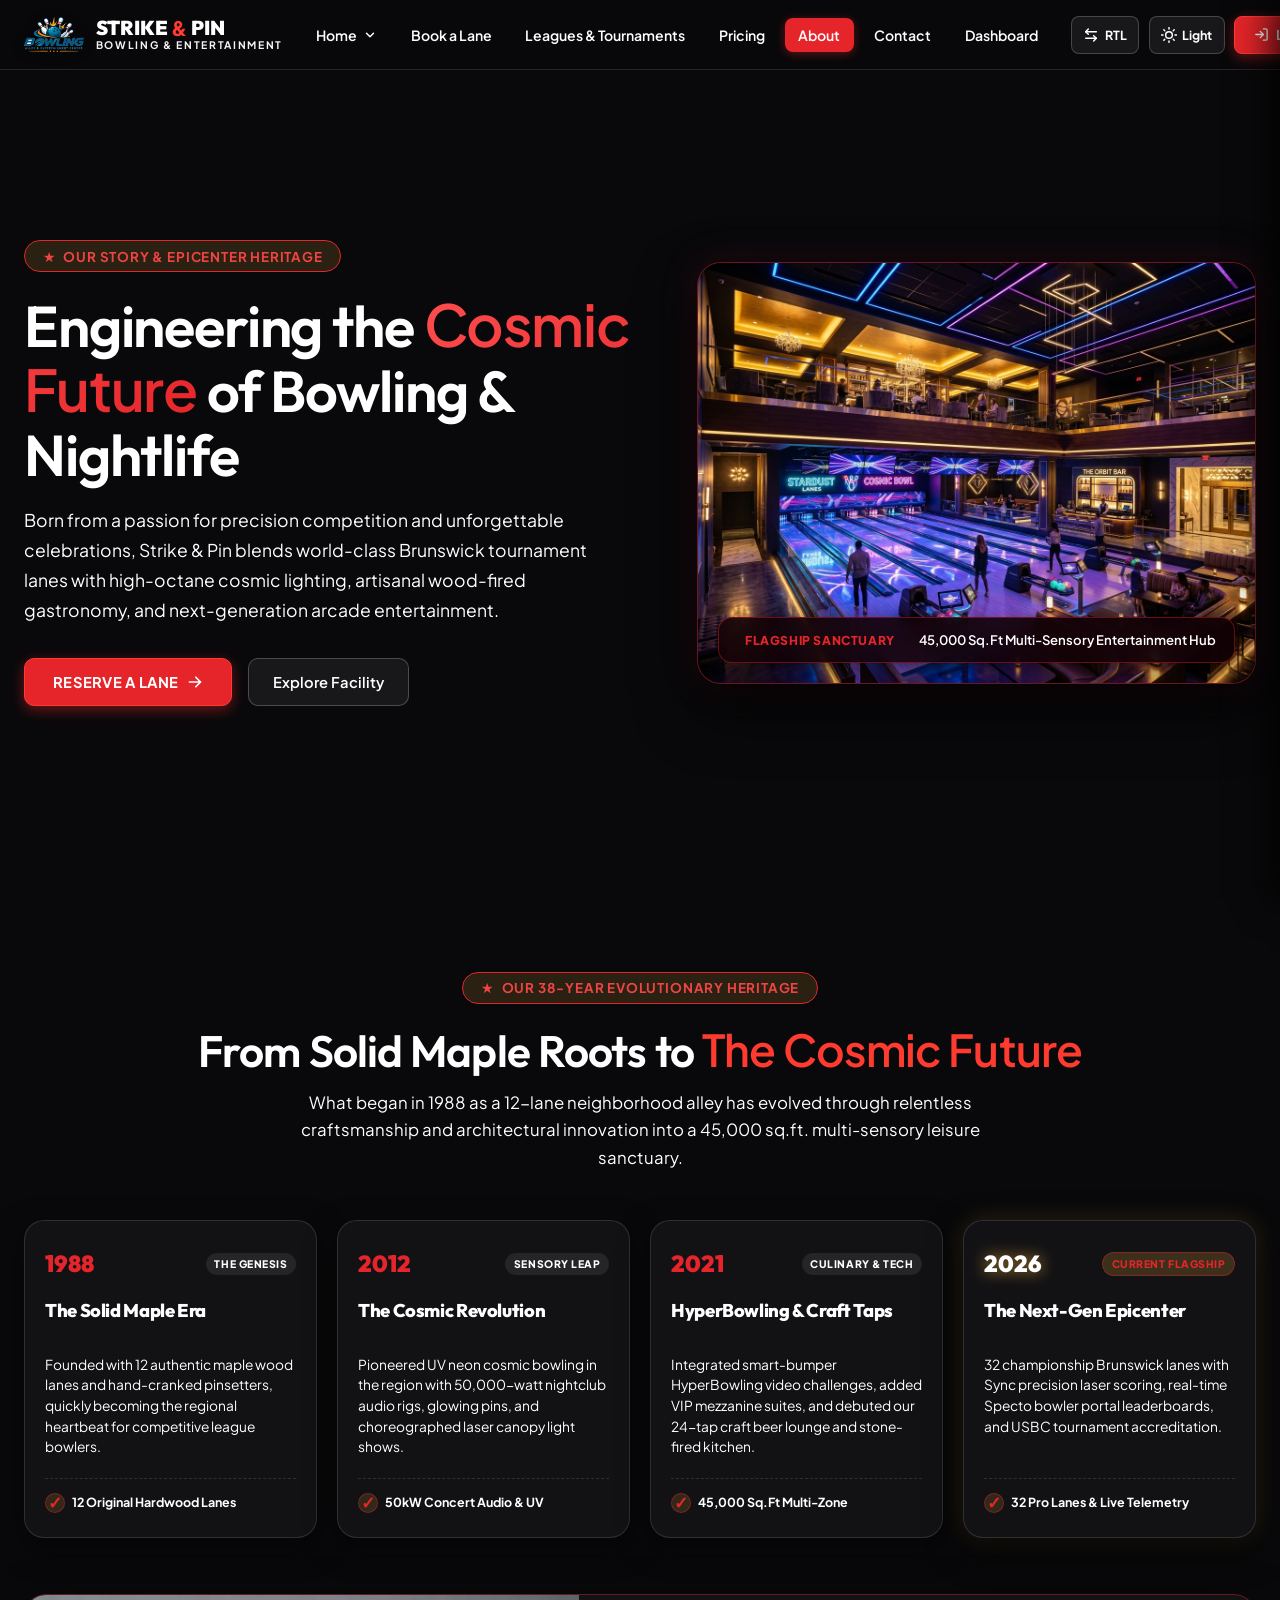
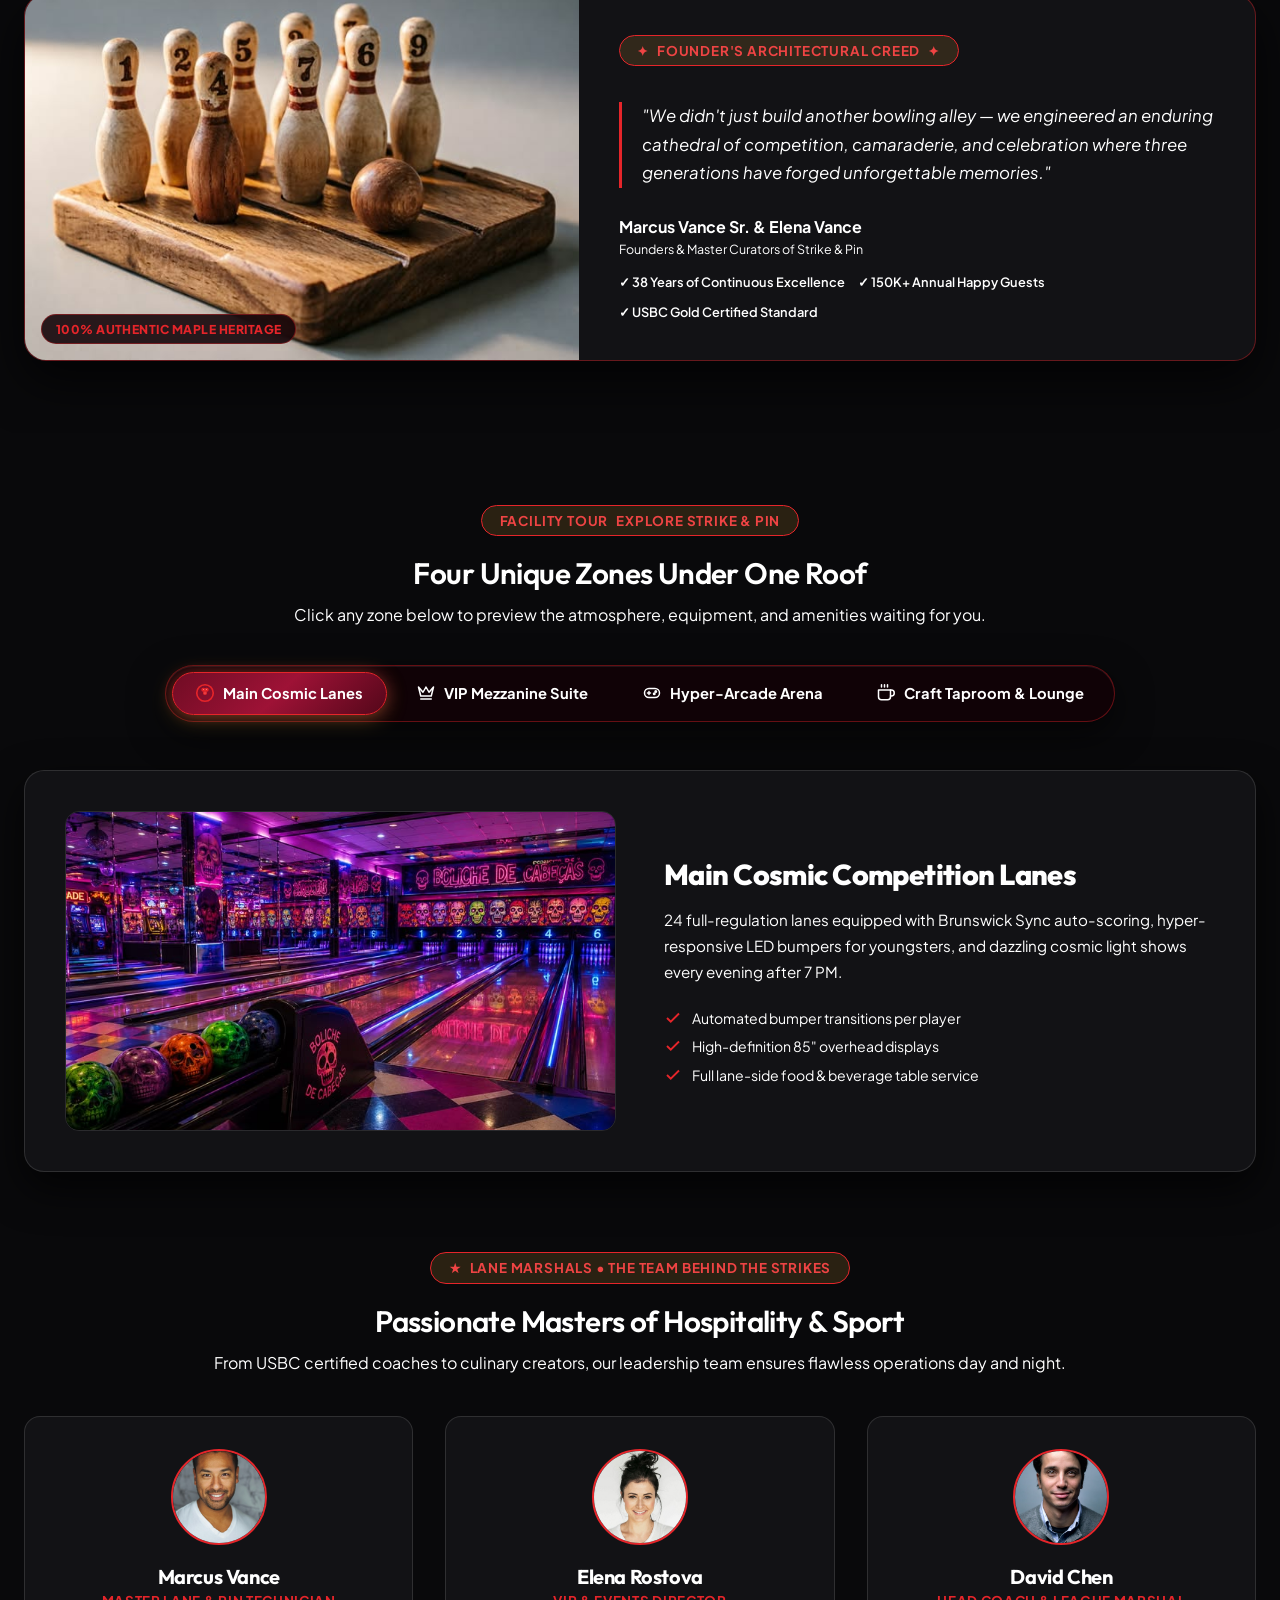
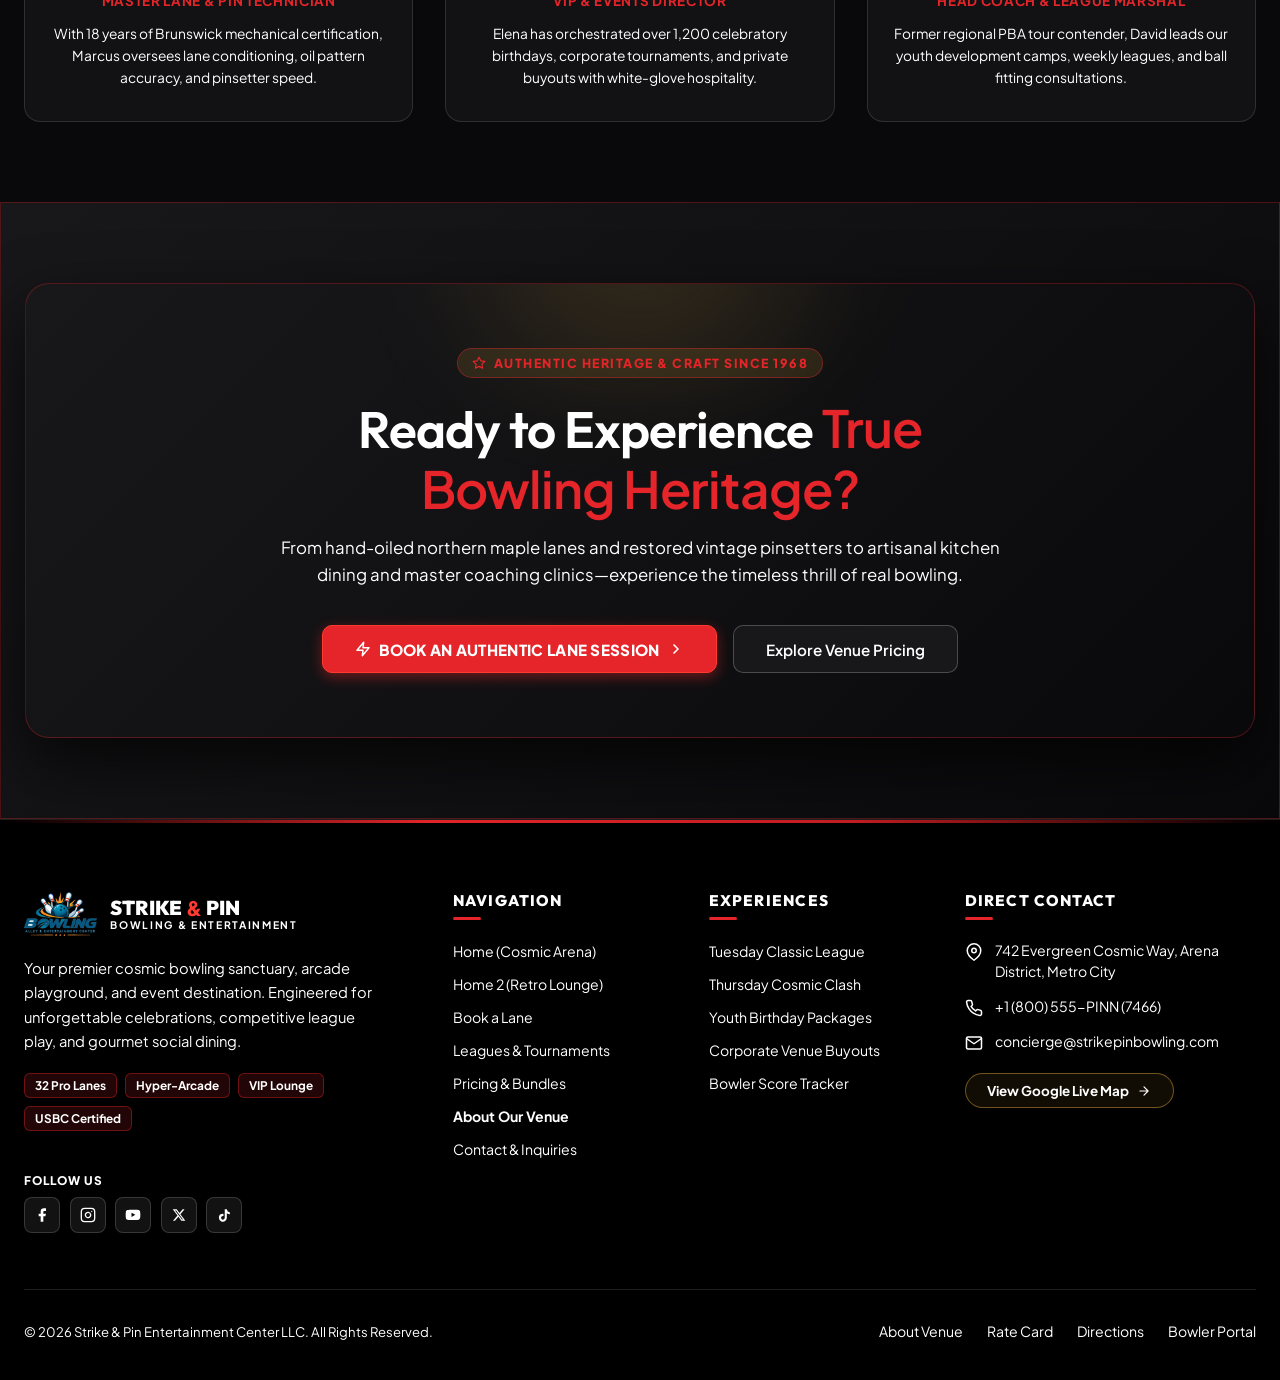
<file: about.html>
<!DOCTYPE html>
<html lang="en" dir="ltr" class="dark">

<head>
  <meta charset="UTF-8">
  <meta name="viewport" content="width=device-width, initial-scale=1.0">
  <meta name="description"
    content="Discover the story, heritage, and cutting-edge engineering behind Strike & Pin Entertainment Center. 32 Brunswick Pro Lanes, hyper-arcade rigs, and artisanal craft dining.">
  <title>About Our Epicenter | Strike &amp; Pin Entertainment</title>

  <!-- Favicon -->
  <link rel="icon" type="image/png" href="assets/images/icons/logo.png">

  <!-- Google Fonts Preconnect -->
  <link rel="preconnect" href="https://fonts.googleapis.com">
  <link rel="preconnect" href="https://fonts.gstatic.com" crossorigin>
  <link
    href="https://fonts.googleapis.com/css2?family=Plus+Jakarta+Sans:wght@400;500;600;700;800;900&family=Space+Grotesk:wght@500;700;900&family=Outfit:wght@400;500;600;700;800;900&display=swap"
    rel="stylesheet">

  <!-- Core Stylesheets -->
  <link rel="stylesheet" href="assets/css/style.css">
  <link rel="stylesheet" href="assets/css/responsive.css">

</head>

<body class="text-primary font-body antialiased">

  <!-- ==========================================================================
       BRANDED PRELOADER
       ========================================================================== -->
  <div id="preloader" role="status" aria-label="Loading Strike & Pin Center">
    <div class="loader-content">
      <div class="loader-brand">
        <img src="assets/images/icons/logo.png" alt="Strike & Pin Bowling Logo" class="loader-logo-img">
        <div class="brand-text-group">
          <span class="brand-title">Strike<span>&</span>Pin</span>
          <span class="brand-subtitle">Bowling & Entertainment</span>
        </div>
      </div>
      <div class="loader-pin-indicator" aria-hidden="true">
        <span class="loader-dot"></span>
        <span class="loader-dot"></span>
        <span class="loader-dot"></span>
      </div>
    </div>
  </div>

  <!-- ==========================================================================
       FIXED COMPACT HEADER
       ========================================================================== -->
  <header class="site-header" id="siteHeader">
    <div class="header-container">

      <!-- Brand Logo + Name -->
      <a href="index.html" class="header-brand" aria-label="Strike & Pin Homepage">
        <img src="assets/images/icons/logo.png" alt="Strike & Pin Bowling Logo" class="header-logo-img">
        <div class="brand-text-group">
          <span class="brand-title">Strike<span>&</span>Pin</span>
          <span class="brand-subtitle">Bowling & Entertainment</span>
        </div>
      </a>

      <!-- Desktop Navigation -->
      <nav class="desktop-nav" aria-label="Primary Navigation">

        <!-- 1. Home (Dropdown - CLICK ONLY) -->
        <div class="nav-dropdown-wrapper" id="homeDropdownWrapper">
          <button type="button" class="nav-link nav-dropdown-trigger" id="homeDropdownTrigger" aria-haspopup="true"
            aria-expanded="false">
            <span>Home</span>
            <svg class="chevron-icon" viewBox="0 0 24 24" fill="none" stroke="currentColor" stroke-width="2.5"
              stroke-linecap="round" stroke-linejoin="round" aria-hidden="true">
              <polyline points="6 9 12 15 18 9"></polyline>
            </svg>
          </button>
          <div class="dropdown-panel" role="menu" aria-label="Home Variations">
            <a href="index.html" class="dropdown-item" role="menuitem">
              <span>Home 1 (Cosmic Arena)</span>
              <span class="dropdown-badge">V1</span>
            </a>
            <a href="home-2.html" class="dropdown-item" role="menuitem">
              <span>Home 2 (Retro Lounge)</span>
              <span class="dropdown-badge">V2</span>
            </a>
          </div>
        </div>

        <!-- 2. Book a Lane -->
        <a href="book-lane.html" class="nav-link">
          <span>Book a Lane</span>
        </a>

        <!-- 3. Leagues & Tournaments -->
        <a href="leagues.html" class="nav-link">
          <span>Leagues & Tournaments</span>
        </a>

        <!-- 4. Pricing -->
        <a href="pricing.html" class="nav-link">
          <span>Pricing</span>
        </a>

        <!-- 6. About (ACTIVE) -->
        <a href="about.html" class="nav-link active" aria-current="page">
          <span>About</span>
        </a>

        <!-- 7. Contact -->
        <a href="contact.html" class="nav-link">
          <span>Contact</span>
        </a>

        <!-- 8. Dashboard -->
        <a href="dashboard.html" class="nav-link">
          <span>Dashboard</span>
        </a>
      </nav>

      <!-- Header Controls: RTL, Dark Mode, Dedicated Login Button -->
      <div class="header-actions">

        <!-- RTL/LTR Toggle -->
        <button type="button" class="utility-btn rtl-toggle-btn" aria-label="Toggle text direction (RTL/LTR)">
          <svg viewBox="0 0 24 24" fill="none" stroke="currentColor" stroke-width="2.2" stroke-linecap="round"
            stroke-linejoin="round" aria-hidden="true">
            <path d="M8 3L4 7l4 4"></path>
            <path d="M4 7h16"></path>
            <path d="M16 21l4-4-4-4"></path>
            <path d="M20 17H4"></path>
          </svg>
          <span class="utility-label dir-label-text">RTL</span>
        </button>

        <!-- Dark Mode Toggle (Pure #000000) -->
        <button type="button" class="utility-btn dark-mode-toggle" aria-label="Toggle dark mode" aria-pressed="true">
          <svg viewBox="0 0 24 24" fill="none" stroke="currentColor" stroke-linecap="round" stroke-linejoin="round"
            aria-hidden="true">
            <circle cx="12" cy="12" r="5"></circle>
            <line x1="12" y1="1" x2="12" y2="3"></line>
            <line x1="12" y1="21" x2="12" y2="23"></line>
            <line x1="4.22" y1="4.22" x2="5.64" y2="5.64"></line>
            <line x1="18.36" y1="18.36" x2="19.78" y2="19.78"></line>
            <line x1="1" y1="12" x2="3" y2="12"></line>
            <line x1="21" y1="12" x2="23" y2="12"></line>
            <line x1="4.22" y1="19.78" x2="5.64" y2="18.36"></line>
            <line x1="18.36" y1="5.64" x2="19.78" y2="4.22"></line>
          </svg>
          <span class="utility-label">Theme</span>
        </button>
        <!-- Dedicated Member Login Button -->
        <a href="login.html" class="btn-login desktop-only" aria-label="Sign in to Bowler Portal">
          <svg viewBox="0 0 24 24" fill="none" stroke="currentColor" stroke-width="2.2" stroke-linecap="round"
            stroke-linejoin="round" aria-hidden="true">
            <path d="M15 3h4a2 2 0 0 1 2 2v14a2 2 0 0 1-2 2h-4"></path>
            <polyline points="10 17 15 12 10 7"></polyline>
            <line x1="15" y1="12" x2="3" y2="12"></line>
          </svg>
          <span>Login</span>
        </a>

        <!-- Mobile Drawer Hamburger Toggle Button -->
        <button type="button" class="mobile-toggle-btn" id="mobileMenuToggle" aria-label="Open mobile navigation menu"
          aria-controls="mobileDrawer">
          <svg viewBox="0 0 24 24" fill="none" stroke="currentColor" stroke-width="2.2" stroke-linecap="round"
            stroke-linejoin="round" aria-hidden="true">
            <line x1="3" y1="6" x2="21" y2="6"></line>
            <line x1="3" y1="12" x2="21" y2="12"></line>
            <line x1="3" y1="18" x2="21" y2="18"></line>
          </svg>
        </button>

      </div>
    </div>
  </header>

  <!-- ==========================================================================
       MOBILE NAVIGATION DRAWER
       ========================================================================== -->
  <div class="mobile-drawer-backdrop" id="mobileDrawerBackdrop" aria-hidden="true"></div>
  <aside class="mobile-drawer" id="mobileDrawer" aria-label="Mobile Navigation" role="dialog" aria-modal="true">

    <div class="mobile-drawer-header">
      <div class="header-brand">
        <img src="assets/images/icons/logo.png" alt="Strike & Pin Logo" class="header-logo-img">
        <div class="brand-text-group">
          <span class="brand-title">Strike<span>&</span>Pin</span>
          <span class="brand-subtitle">Bowling & Entertainment</span>
        </div>
      </div>
      <button type="button" class="mobile-drawer-close" id="mobileDrawerClose" aria-label="Close navigation menu">
        <svg viewBox="0 0 24 24" width="20" height="20" fill="none" stroke="currentColor" stroke-width="2.2"
          stroke-linecap="round" stroke-linejoin="round" aria-hidden="true">
          <line x1="18" y1="6" x2="6" y2="18"></line>
          <line x1="6" y1="6" x2="18" y2="18"></line>
        </svg>
      </button>
    </div>

    <div class="mobile-drawer-content">
      <div class="mobile-accordion-wrapper" id="mobileHomeAccordion">
        <button type="button" class="mobile-nav-link mobile-accordion-toggle" id="mobileHomeAccordionToggle"
          aria-expanded="false">
          <span>Home</span>
          <svg class="chevron-icon" viewBox="0 0 24 24" fill="none" stroke="currentColor" stroke-width="2.5"
            stroke-linecap="round" stroke-linejoin="round" aria-hidden="true">
            <polyline points="6 9 12 15 18 9"></polyline>
          </svg>
        </button>
        <div class="mobile-accordion-panel" id="mobileHomePanel">
          <a href="index.html" class="mobile-sub-link">
            <span>Home 1 (Cosmic Arena)</span>
            <span class="dropdown-badge">V1</span>
          </a>
          <a href="home-2.html" class="mobile-sub-link">
            <span>Home 2 (Retro Lounge)</span>
            <span class="dropdown-badge">V2</span>
          </a>
        </div>
      </div>

      <a href="book-lane.html" class="mobile-nav-link"><span>Book a Lane</span></a>
      <a href="leagues.html" class="mobile-nav-link"><span>Leagues & Tournaments</span></a>
      <a href="pricing.html" class="mobile-nav-link"><span>Pricing & Bundles</span></a>
      <a href="about.html" class="mobile-nav-link active"><span>About Us</span></a>
      <a href="contact.html" class="mobile-nav-link"><span>Contact & Location</span></a>
      <a href="dashboard.html" class="mobile-nav-link"><span>Bowler Dashboard</span></a>
    </div>

    <div class="mobile-drawer-footer">
      <a href="login.html" class="btn-login w-full text-center">
        <span>Bowler Portal Login</span>
      </a>
    </div>
  </aside>

  <!-- ==========================================================================
       MAIN CONTENT
       ========================================================================== -->
  <main id="mainContent">

    <!-- Section 1: Hero Showcase with Live Stats -->
    <section class="about-hero-section">
      <div class="container">
        <div class="about-hero-grid">
          <div>
            <div class="about-badge-strip">
              <span>★</span>
              <span>Our Story &amp; Epicenter Heritage</span>
            </div>
            <h1 class="about-hero-title">
              Engineering the <span>Cosmic Future</span> of Bowling &amp; Nightlife
            </h1>
            <p class="about-hero-desc">
              Born from a passion for precision competition and unforgettable celebrations, Strike &amp; Pin blends
              world-class Brunswick tournament lanes with high-octane cosmic lighting, artisanal wood-fired gastronomy,
              and next-generation arcade entertainment.
            </p>
            <div class="hero-actions-row">
              <a href="book-lane.html" class="btn btn-primary">
                <span>Reserve a Lane</span>
                <svg viewBox="0 0 20 20" fill="currentColor" width="16" height="16" aria-hidden="true">
                  <path fill-rule="evenodd"
                    d="M10.293 3.293a1 1 0 011.414 0l6 6a1 1 0 010 1.414l-6 6a1 1 0 01-1.414-1.414L14.586 11H3a1 1 0 110-2h11.586l-4.293-4.293a1 1 0 010-1.414z"
                    clip-rule="evenodd" />
                </svg>
              </a>
              <a href="#facilityTour" class="btn btn-secondary">
                <span>Explore Facility</span>
              </a>
            </div>
          </div>

          <!-- Right Side: Luxury Hero Visual Showcase -->
          <div class="about-hero-visual">
            <div class="about-hero-visual-frame">
              <img src="assets/images/about/about-hero-epicenter.jpg"
                alt="Strike & Pin Cosmic Bowling & Luxury Entertainment Center Sanctuary" class="about-hero-visual-img">
              <div class="about-hero-floating-pill">
                <div class="about-hero-pill-badge">
                  <span class="badge-dot-live"></span>
                  <span>Flagship Sanctuary</span>
                </div>
                <span class="about-hero-pill-text">45,000 Sq.Ft Multi-Sensory Entertainment Hub</span>
              </div>
            </div>
          </div>
        </div>
      </div>
    </section>

    <!-- ========================================================================
         SECTION 2: HERITAGE & ORIGIN EVOLUTIONARY ERA SHOWCASE
         ======================================================================== -->
    <section class="about-story-section" id="heritageStorySection" aria-label="Our Evolutionary Journey">
      <div class="container">

        <div class="section-header text-center mb-12">
          <div class="about-badge-strip justify-center">
            <span>★</span>
            <span>Our 38-Year Evolutionary Heritage</span>
          </div>
          <h2 class="section-heading">From Solid Maple Roots to <span>The Cosmic Future</span></h2>
          <p class="section-subheading">
            What began in 1988 as a 12-lane neighborhood alley has evolved through relentless craftsmanship and
            architectural innovation into a 45,000 sq.ft. multi-sensory leisure sanctuary.
          </p>
        </div>

        <!-- 4 Era Milestone Cards Grid -->
        <div class="heritage-eras-grid">

          <!-- Era 1: 1988 -->
          <article class="era-milestone-card">
            <div class="era-card-header">
              <span class="era-year-badge">1988</span>
              <span class="era-phase-tag">The Genesis</span>
            </div>
            <h3 class="era-card-title">The Solid Maple Era</h3>
            <p class="era-card-desc">
              Founded with 12 authentic maple wood lanes and hand-cranked pinsetters, quickly becoming the regional
              heartbeat for competitive league bowlers.
            </p>
            <div class="era-stat-pill">
              <span class="perk-check">✓</span> 12 Original Hardwood Lanes
            </div>
          </article>

          <!-- Era 2: 2012 -->
          <article class="era-milestone-card">
            <div class="era-card-header">
              <span class="era-year-badge">2012</span>
              <span class="era-phase-tag">Sensory Leap</span>
            </div>
            <h3 class="era-card-title">The Cosmic Revolution</h3>
            <p class="era-card-desc">
              Pioneered UV neon cosmic bowling in the region with 50,000-watt nightclub audio rigs, glowing pins, and
              choreographed laser canopy light shows.
            </p>
            <div class="era-stat-pill">
              <span class="perk-check">✓</span> 50kW Concert Audio &amp; UV
            </div>
          </article>

          <!-- Era 3: 2021 -->
          <article class="era-milestone-card">
            <div class="era-card-header">
              <span class="era-year-badge">2021</span>
              <span class="era-phase-tag">Culinary &amp; Tech</span>
            </div>
            <h3 class="era-card-title">HyperBowling &amp; Craft Taps</h3>
            <p class="era-card-desc">
              Integrated smart-bumper HyperBowling video challenges, added VIP mezzanine suites, and debuted our 24-tap
              craft beer lounge and stone-fired kitchen.
            </p>
            <div class="era-stat-pill">
              <span class="perk-check">✓</span> 45,000 Sq.Ft Multi-Zone
            </div>
          </article>

          <!-- Era 4: 2026 -->
          <article class="era-milestone-card active">
            <div class="era-card-header">
              <span class="era-year-badge highlight">2026</span>
              <span class="era-phase-tag gold">Current Flagship</span>
            </div>
            <h3 class="era-card-title">The Next-Gen Epicenter</h3>
            <p class="era-card-desc">
              32 championship Brunswick lanes with Sync precision laser scoring, real-time Specto bowler portal
              leaderboards, and USBC tournament accreditation.
            </p>
            <div class="era-stat-pill">
              <span class="perk-check">✓</span> 32 Pro Lanes &amp; Live Telemetry
            </div>
          </article>

        </div>

        <!-- Panoramic Heritage Founder Banner -->
        <div class="heritage-panorama-banner">
          <div class="heritage-panorama-visual">
            <img src="assets/images/sections/p29.jpg" alt="Vintage Strike and Pin Wooden Lanes Craftsmanship"
              class="heritage-panorama-img" loading="lazy">
            <span class="heritage-visual-tag">100% Authentic Maple Heritage</span>
          </div>

          <div class="heritage-panorama-content">
            <div class="about-badge-strip" style="align-self: flex-start; justify-content: flex-start; text-align: left;">
              <span>✦</span> Founder's Architectural Creed <span>✦</span>
            </div>
            <blockquote class="heritage-quote">
              "We didn't just build another bowling alley — we engineered an enduring cathedral of competition,
              camaraderie, and celebration where three generations have forged unforgettable memories."
            </blockquote>
            <div class="heritage-signature-row">
              <div>
                <strong class="text-white text-base block font-heading">Marcus Vance Sr. &amp; Elena Vance</strong>
                <span class="text-xs text-muted">Founders &amp; Master Curators of Strike &amp; Pin</span>
              </div>
              <div class="heritage-creed-badges">
                <span>✓ 38 Years of Continuous Excellence</span>
                <span>✓ 150K+ Annual Happy Guests</span>
                <span>✓ USBC Gold Certified Standard</span>
              </div>
            </div>
          </div>
        </div>

      </div>
    </section>


    <!-- Section 4: Interactive Facility Zone Showcase -->
    <section class="about-zones-section" id="facilityTour">
      <div class="container">

        <div class="text-center max-w-2xl mx-auto" style="margin-bottom: 2.25rem;">
          <div class="about-badge-strip justify-center">
            <span>Facility Tour</span>
            <span>Explore Strike &amp; Pin</span>
          </div>
          <h2 class="text-white text-3xl md:text-4xl font-semibold font-heading mb-3">
            Four Unique Zones Under One Roof
          </h2>
          <p class="text-brand-cream text-base">
            Click any zone below to preview the atmosphere, equipment, and amenities waiting for you.
          </p>
        </div>

        <!-- Zone Tabs Nav -->
        <div class="about-zone-nav-wrapper">
          <div class="about-zone-nav" role="tablist" aria-label="Facility Zones">
            <button type="button" class="about-zone-btn active" data-zone="cosmic" role="tab" aria-selected="true">
              <svg viewBox="0 0 24 24" fill="none" stroke="currentColor" stroke-width="2" stroke-linecap="round"
                stroke-linejoin="round" aria-hidden="true">
                <circle cx="12" cy="12" r="10"></circle>
                <circle cx="10" cy="8" r="1.5" fill="currentColor"></circle>
                <circle cx="14" cy="8" r="1.5" fill="currentColor"></circle>
                <circle cx="12" cy="12" r="1.5" fill="currentColor"></circle>
              </svg>
              <span>Main Cosmic Lanes</span>
            </button>
            <button type="button" class="about-zone-btn" data-zone="vip" role="tab" aria-selected="false">
              <svg viewBox="0 0 24 24" fill="none" stroke="currentColor" stroke-width="2" stroke-linecap="round"
                stroke-linejoin="round" aria-hidden="true">
                <path d="M2 4l3 12h14l3-12-6 7-4-7-4 7-6-7z"></path>
                <path d="M5 20h14"></path>
              </svg>
              <span>VIP Mezzanine Suite</span>
            </button>
            <button type="button" class="about-zone-btn" data-zone="arcade" role="tab" aria-selected="false">
              <svg viewBox="0 0 24 24" fill="none" stroke="currentColor" stroke-width="2" stroke-linecap="round"
                stroke-linejoin="round" aria-hidden="true">
                <rect x="2" y="6" width="20" height="12" rx="6"></rect>
                <path d="M6 12h4m-2-2v4"></path>
                <circle cx="17" cy="10" r="1" fill="currentColor"></circle>
                <circle cx="15" cy="13" r="1" fill="currentColor"></circle>
              </svg>
              <span>Hyper-Arcade Arena</span>
            </button>
            <button type="button" class="about-zone-btn" data-zone="craftbar" role="tab" aria-selected="false">
              <svg viewBox="0 0 24 24" fill="none" stroke="currentColor" stroke-width="2" stroke-linecap="round"
                stroke-linejoin="round" aria-hidden="true">
                <path d="M18 8h1a4 4 0 0 1 0 8h-1"></path>
                <path d="M2 8h16v9a4 4 0 0 1-4 4H6a4 4 0 0 1-4-4V8z"></path>
                <line x1="6" y1="1" x2="6" y2="4"></line>
                <line x1="10" y1="1" x2="10" y2="4"></line>
                <line x1="14" y1="1" x2="14" y2="4"></line>
              </svg>
              <span>Craft Taproom &amp; Lounge</span>
            </button>
          </div>
        </div>

        <!-- Tab Panes -->
        <!-- Pane 1: Cosmic Lanes -->
        <div class="about-zone-pane active" id="zone-cosmic" role="tabpanel">
          <div class="zone-img-frame">
            <img src="assets/images/sections/p30.jpg" alt="Main Cosmic Bowling Lanes with UV Glow">
          </div>
          <div class="zone-details">
            <h3>Main Cosmic Competition Lanes</h3>
            <p>
              24 full-regulation lanes equipped with Brunswick Sync auto-scoring, hyper-responsive LED bumpers for
              youngsters, and dazzling cosmic light shows every evening after 7 PM.
            </p>
            <ul class="zone-perks-list">
              <li>
                <svg viewBox="0 0 24 24" fill="none" stroke="currentColor" stroke-width="2.5">
                  <polyline points="20 6 9 17 4 12"></polyline>
                </svg>
                <span>Automated bumper transitions per player</span>
              </li>
              <li>
                <svg viewBox="0 0 24 24" fill="none" stroke="currentColor" stroke-width="2.5">
                  <polyline points="20 6 9 17 4 12"></polyline>
                </svg>
                <span>High-definition 85" overhead displays</span>
              </li>
              <li>
                <svg viewBox="0 0 24 24" fill="none" stroke="currentColor" stroke-width="2.5">
                  <polyline points="20 6 9 17 4 12"></polyline>
                </svg>
                <span>Full lane-side food &amp; beverage table service</span>
              </li>
            </ul>
          </div>
        </div>

        <!-- Pane 2: VIP Suite -->
        <div class="about-zone-pane" id="zone-vip" role="tabpanel">
          <div class="zone-img-frame">
            <img src="assets/images/sections/p31.jpg"
              alt="The Royal Pin VIP Bowling Suites with crystal chandelier and private luxury lanes">
          </div>
          <div class="zone-details">
            <div class="eyebrow-badge" style="margin-bottom: 0.75rem; width: fit-content;">
              <svg viewBox="0 0 24 24" fill="none" stroke="currentColor" stroke-width="2" stroke-linecap="round"
                stroke-linejoin="round" aria-hidden="true">
                <path d="M12 2l3.09 6.26L22 9.27l-5 4.87 1.18 6.88L12 17.77l-6.18 3.25L7 14.14 2 9.27l6.91-1.01L12 2z">
                </path>
              </svg>
              <span>Private Luxury Experience</span>
            </div>
            <h3 style="font-size: 1.5rem; font-weight: 900; color: #FFFFFF; text-transform: uppercase;">The Royal Pin
              <span style="color: var(--brand-gold-400);">VIP Bowling Suites</span>
            </h3>
            <p>
              Designed for exclusive celebrations, corporate executive retreats, and private parties. Experience private
              4-lane suites isolated from the main hall with dedicated concierge hospitality.
            </p>
            <ul class="zone-perks-list">
              <li>
                <svg viewBox="0 0 24 24" fill="none" stroke="currentColor" stroke-width="2.5">
                  <polyline points="20 6 9 17 4 12"></polyline>
                </svg>
                <span>AR Projection Lanes with dynamic target animations</span>
              </li>
              <li>
                <svg viewBox="0 0 24 24" fill="none" stroke="currentColor" stroke-width="2.5">
                  <polyline points="20 6 9 17 4 12"></polyline>
                </svg>
                <span>Dedicated Server Butler for bottle &amp; table service</span>
              </li>
              <li>
                <svg viewBox="0 0 24 24" fill="none" stroke="currentColor" stroke-width="2.5">
                  <polyline points="20 6 9 17 4 12"></polyline>
                </svg>
                <span>Plush velvet leather banquettes with wireless chargers</span>
              </li>
              <li>
                <svg viewBox="0 0 24 24" fill="none" stroke="currentColor" stroke-width="2.5">
                  <polyline points="20 6 9 17 4 12"></polyline>
                </svg>
                <span>Custom Ball Weight Vault (8 to 16 lbs precision balls)</span>
              </li>
            </ul>
            <div style="margin-top: 1.5rem;">
              <a href="book-lane.html" class="btn-primary"
                style="display: inline-flex; width: fit-content; text-decoration: none;">
                <span>Reserve VIP Suite</span>
              </a>
            </div>
          </div>
        </div>

        <!-- Pane 3: Arcade Arena -->
        <div class="about-zone-pane" id="zone-arcade" role="tabpanel">
          <div class="zone-img-frame">
            <img src="assets/images/sections/p32.jpg" alt="High-tech Arcade Playground">
          </div>
          <div class="zone-details">
            <h3>Hyper-Arcade &amp; VR Playground</h3>
            <p>
              Over 85 premier arcade installations, full-motion racing pods, 4-player air hockey, and a giant redemption
              store with top-tier tech rewards.
            </p>
            <ul class="zone-perks-list">
              <li>
                <svg viewBox="0 0 24 24" fill="none" stroke="currentColor" stroke-width="2.5">
                  <polyline points="20 6 9 17 4 12"></polyline>
                </svg>
                <span>100% contactless RFID power cards</span>
              </li>
              <li>
                <svg viewBox="0 0 24 24" fill="none" stroke="currentColor" stroke-width="2.5">
                  <polyline points="20 6 9 17 4 12"></polyline>
                </svg>
                <span>Virtual Reality multiplayer experience pods</span>
              </li>
              <li>
                <svg viewBox="0 0 24 24" fill="none" stroke="currentColor" stroke-width="2.5">
                  <polyline points="20 6 9 17 4 12"></polyline>
                </svg>
                <span>Instant e-ticket banking and redemption</span>
              </li>
            </ul>
          </div>
        </div>

        <!-- Pane 4: Craft Bar -->
        <div class="about-zone-pane" id="zone-craftbar" role="tabpanel">
          <div class="zone-img-frame">
            <img src="assets/images/sections/p33.jpg" alt="Artisanal Craft Beer and Cocktails">
          </div>
          <div class="zone-details">
            <h3>The Pinsetter Craft Taproom</h3>
            <p>
              Featuring 24 rotating regional craft beers on draft, barrel-aged signature cocktails, mocktail flights,
              and big-screen sports lounge seating.
            </p>
            <ul class="zone-perks-list">
              <li>
                <svg viewBox="0 0 24 24" fill="none" stroke="currentColor" stroke-width="2.5">
                  <polyline points="20 6 9 17 4 12"></polyline>
                </svg>
                <span>Happy Hour drink specials Mon &ndash; Thu 4&ndash;7 PM</span>
              </li>
              <li>
                <svg viewBox="0 0 24 24" fill="none" stroke="currentColor" stroke-width="2.5">
                  <polyline points="20 6 9 17 4 12"></polyline>
                </svg>
                <span>Artisan shareable platters &amp; sliders</span>
              </li>
              <li>
                <svg viewBox="0 0 24 24" fill="none" stroke="currentColor" stroke-width="2.5">
                  <polyline points="20 6 9 17 4 12"></polyline>
                </svg>
                <span>Curated craft beer flights and tasting cards</span>
              </li>
            </ul>
          </div>
        </div>

      </div>
    </section>

    <!-- Section 5: The Leadership & Lane Masters -->
    <section class="about-team-section">
      <div class="container">

        <div class="text-center max-w-2xl mx-auto mb-8">
          <div class="about-badge-strip justify-center">
            <span>★</span>
            <span>Lane Marshals &bull; The Team Behind The Strikes</span>
          </div>
          <h2 class="text-white text-3xl md:text-4xl font-semibold font-heading mb-3">
            Passionate Masters of Hospitality &amp; Sport
          </h2>
          <p class="text-brand-cream text-base">
            From USBC certified coaches to culinary creators, our leadership team ensures flawless operations day and
            night.
          </p>
        </div>

        <div class="about-team-grid">

          <!-- Member 1 -->
          <div class="about-member-card">
            <div class="member-avatar-box">
              <img src="assets/images/sections/contact-team-marcus.jpg" alt="Marcus Vance Head Lane Technician">
            </div>
            <h3 class="member-name">Marcus Vance</h3>
            <span class="member-role">Master Lane &amp; Pin Technician</span>
            <p class="member-bio">
              With 18 years of Brunswick mechanical certification, Marcus oversees lane conditioning, oil pattern
              accuracy, and pinsetter speed.
            </p>
          </div>

          <!-- Member 2 -->
          <div class="about-member-card">
            <div class="member-avatar-box">
              <img src="assets/images/sections/contact-team-elena.jpg" alt="Elena Rostova Experience Director">
            </div>
            <h3 class="member-name">Elena Rostova</h3>
            <span class="member-role">VIP &amp; Events Director</span>
            <p class="member-bio">
              Elena has orchestrated over 1,200 celebratory birthdays, corporate tournaments, and private buyouts with
              white-glove hospitality.
            </p>
          </div>

          <!-- Member 3 -->
          <div class="about-member-card">
            <div class="member-avatar-box">
              <img src="assets/images/sections/contact-team-david.jpg" alt="David Chen Head Tournament Coach">
            </div>
            <h3 class="member-name">David Chen</h3>
            <span class="member-role">Head Coach &amp; League Marshal</span>
            <p class="member-bio">
              Former regional PBA tour contender, David leads our youth development camps, weekly leagues, and ball
              fitting consultations.
            </p>
          </div>

        </div>

      </div>
    </section>

    <!-- ==========================================================================
         CALL TO ACTION (CTA): READY TO ROLL
         ========================================================================== -->
    <section class="site-cta-section" aria-label="Book Your Lane Experience">
      <div class="section-container">
        <div class="site-cta-card">
          <div class="site-cta-glow" aria-hidden="true"></div>
          <div class="site-cta-content">
            <div class="eyebrow-badge">
              <svg viewBox="0 0 24 24" fill="none" stroke="currentColor" stroke-width="2" stroke-linecap="round"
                stroke-linejoin="round" aria-hidden="true">
                <path d="M12 2l3.09 6.26L22 9.27l-5 4.87 1.18 6.88L12 17.77l-6.18 3.25L7 14.14 2 9.27l6.91-1.01L12 2z">
                </path>
              </svg>
              <span>Authentic Heritage &amp; Craft Since 1968</span>
            </div>
            <h2 class="site-cta-heading">Ready to Experience <span>True Bowling Heritage?</span></h2>
            <p class="site-cta-subtext">
              From hand-oiled northern maple lanes and restored vintage pinsetters to artisanal kitchen dining and
              master coaching clinics—experience the timeless thrill of real bowling.
            </p>
            <div class="site-cta-actions">
              <a href="book-lane.html" class="btn-primary">
                <svg viewBox="0 0 24 24" width="18" height="18" fill="none" stroke="currentColor" stroke-width="2.2"
                  stroke-linecap="round" stroke-linejoin="round" aria-hidden="true">
                  <polygon points="13 2 3 14 12 14 11 22 21 10 12 10 13 2"></polygon>
                </svg>
                <span>Book an Authentic Lane Session</span>
                <svg viewBox="0 0 24 24" fill="none" stroke="currentColor" stroke-width="2.5" stroke-linecap="round"
                  stroke-linejoin="round" aria-hidden="true">
                  <polyline points="9 18 15 12 9 6"></polyline>
                </svg>
              </a>

              <a href="pricing.html" class="btn-secondary" style="border-color: rgba(255,255,255,0.18);">
                <span>Explore Venue Pricing</span>
              </a>
            </div>
          </div>
        </div>
      </div>
    </section>

  </main>

  <!-- ==========================================================================
       SHARED EDITORIAL 4-COLUMN FOOTER
       ========================================================================== -->
  <footer class="site-footer">
    <div class="footer-inner">
      <div class="footer-grid">

        <!-- Column 1: Brand & Editorial Bio -->
        <div class="footer-col-brand">
          <a href="index.html" class="footer-brand-header" aria-label="Strike & Pin Homepage">
            <img src="assets/images/icons/logo.png" alt="Strike & Pin Logo" class="footer-logo-img">
            <div class="brand-text-group">
              <span class="brand-title">Strike<span>&</span>Pin</span>
              <span class="brand-subtitle">Bowling & Entertainment</span>
            </div>
          </a>
          <p class="footer-description">
            Your premier cosmic bowling sanctuary, arcade playground, and event destination. Engineered for
            unforgettable celebrations, competitive league play, and gourmet social dining.
          </p>
          <div class="footer-badges-row">
            <span class="footer-badge">32 Pro Lanes</span>
            <span class="footer-badge">Hyper-Arcade</span>
            <span class="footer-badge">VIP Lounge</span>
            <span class="footer-badge">USBC Certified</span>
          </div>
          <div class="footer-social-wrap">
            <span class="footer-social-label">Follow Us</span>
            <div class="footer-social-links">
              <a href="https://facebook.com" class="footer-social-btn" aria-label="Follow Strike & Pin on Facebook" target="_blank" rel="noopener noreferrer">
                <svg viewBox="0 0 24 24" fill="currentColor" width="16" height="16" aria-hidden="true">
                  <path d="M18 2h-3a5 5 0 0 0-5 5v3H7v4h3v8h4v-8h3l1-4h-4V7a1 1 0 0 1 1-1h3z"></path>
                </svg>
              </a>
              <a href="https://instagram.com" class="footer-social-btn" aria-label="Follow Strike & Pin on Instagram" target="_blank" rel="noopener noreferrer">
                <svg viewBox="0 0 24 24" fill="none" stroke="currentColor" stroke-width="2" stroke-linecap="round" stroke-linejoin="round" width="16" height="16" aria-hidden="true">
                  <rect x="2" y="2" width="20" height="20" rx="5" ry="5"></rect>
                  <path d="M16 11.37A4 4 0 1 1 12.63 8 4 4 0 0 1 16 11.37z"></path>
                  <line x1="17.5" y1="6.5" x2="17.51" y2="6.5"></line>
                </svg>
              </a>
              <a href="https://youtube.com" class="footer-social-btn" aria-label="Subscribe to Strike & Pin on YouTube" target="_blank" rel="noopener noreferrer">
                <svg viewBox="0 0 24 24" fill="currentColor" width="16" height="16" aria-hidden="true">
                  <path d="M22.54 6.42a2.78 2.78 0 0 0-1.94-2C18.88 4 12 4 12 4s-6.88 0-8.6.46a2.78 2.78 0 0 0-1.94 2A29 29 0 0 0 1 11.75a29 29 0 0 0 .46 5.33A2.78 2.78 0 0 0 3.4 19c1.72.46 8.6.46 8.6.46s6.88 0 8.6-.46a2.78 2.78 0 0 0 1.94-2 29 29 0 0 0 .46-5.25 29 29 0 0 0-.46-5.33z"></path>
                  <polygon points="9.75 15.02 15.5 11.75 9.75 8.48 9.75 15.02" fill="#09090B"></polygon>
                </svg>
              </a>
              <a href="https://x.com" class="footer-social-btn" aria-label="Follow Strike & Pin on X" target="_blank" rel="noopener noreferrer">
                <svg viewBox="0 0 24 24" fill="currentColor" width="14" height="14" aria-hidden="true">
                  <path d="M18.244 2.25h3.308l-7.227 8.26 8.502 11.24H16.17l-5.214-6.817L4.99 21.75H1.68l7.73-8.835L1.254 2.25H8.08l4.713 6.231zm-1.161 17.52h1.833L7.084 4.126H5.117z"></path>
                </svg>
              </a>
              <a href="https://tiktok.com" class="footer-social-btn" aria-label="Follow Strike & Pin on TikTok" target="_blank" rel="noopener noreferrer">
                <svg viewBox="0 0 24 24" fill="currentColor" width="15" height="15" aria-hidden="true">
                  <path d="M19.59 6.69a4.83 4.83 0 0 1-3.77-4.25V2h-3.45v13.67a2.89 2.89 0 0 1-5.2 1.74 2.89 2.89 0 0 1 2.31-4.64c.298-.002.595.042.88.13V9.4a6.33 6.33 0 0 0-1-.08A6.34 6.34 0 0 0 3 15.66a6.34 6.34 0 0 0 10.82 4.5 6.34 6.34 0 0 0 1.87-4.5V8.5a8.28 8.28 0 0 0 4.9 1.63V6.69z"></path>
                </svg>
              </a>
            </div>
          </div>
        </div>

        <!-- Column 2: Navigation Links -->
        <div>
          <h2 class="footer-heading">Navigation</h2>
          <ul class="footer-links-list">
            <li><a href="index.html" class="footer-link">Home (Cosmic Arena)</a></li>
            <li><a href="home-2.html" class="footer-link">Home 2 (Retro Lounge)</a></li>
            <li><a href="book-lane.html" class="footer-link">Book a Lane</a></li>
            <li><a href="leagues.html" class="footer-link">Leagues &amp; Tournaments</a></li>
            <li><a href="pricing.html" class="footer-link">Pricing &amp; Bundles</a></li>
            <li><a href="about.html" class="footer-link" style="color: var(--accent-gold); font-weight: 700;">About Our
                Venue</a></li>
            <li><a href="contact.html" class="footer-link">Contact &amp; Inquiries</a></li>
          </ul>
        </div>

        <!-- Column 3: Entertainment & Leagues -->
        <div>
          <h3 class="footer-heading">Experiences</h3>
          <ul class="footer-links-list">
            <li><a href="leagues.html" class="footer-link">Tuesday Classic League</a></li>
            <li><a href="leagues.html" class="footer-link">Thursday Cosmic Clash</a></li>
            <li><a href="pricing.html" class="footer-link">Youth Birthday Packages</a></li>
            <li><a href="pricing.html" class="footer-link">Corporate Venue Buyouts</a></li>
            <li><a href="dashboard.html" class="footer-link">Bowler Score Tracker</a></li>
          </ul>
        </div>

        <!-- Column 4: Contact & Location -->
        <div class="footer-col-contact">
          <h2 class="footer-heading">Direct Contact</h2>
          <div class="footer-contact-items-grid">
            <div class="footer-contact-item">
              <svg viewBox="0 0 24 24" fill="none" stroke="currentColor" stroke-width="2" stroke-linecap="round"
                stroke-linejoin="round" aria-hidden="true">
                <path d="M21 10c0 7-9 13-9 13s-9-6-9-13a9 9 0 0 1 18 0z"></path>
                <circle cx="12" cy="10" r="3"></circle>
              </svg>
              <span>742 Evergreen Cosmic Way, Arena District, Metro City</span>
            </div>
            <div class="footer-contact-item">
              <svg viewBox="0 0 24 24" fill="none" stroke="currentColor" stroke-width="2" stroke-linecap="round"
                stroke-linejoin="round" aria-hidden="true">
                <path
                  d="M22 16.92v3a2 2 0 0 1-2.18 2 19.79 19.79 0 0 1-8.63-3.07 19.5 19.5 0 0 1-6-6 19.79 19.79 0 0 1-3.07-8.67A2 2 0 0 1 4.11 2h3a2 2 0 0 1 2 1.72 12.84 12.84 0 0 0 .7 2.81 2 2 0 0 1-.45 2.11L8.09 9.91a16 16 0 0 0 6 6l1.27-1.27a2 2 0 0 1 2.11-.45 12.84 12.84 0 0 0 2.81.7A2 2 0 0 1 22 16.92z">
                </path>
              </svg>
              <span>+1 (800) 555-PINN (7466)</span>
            </div>
            <div class="footer-contact-item">
              <svg viewBox="0 0 24 24" fill="none" stroke="currentColor" stroke-width="2" stroke-linecap="round"
                stroke-linejoin="round" aria-hidden="true">
                <path d="M4 4h16c1.1 0 2 .9 2 2v12c0 1.1-.9 2-2 2H4c-1.1 0-2-.9-2-2V6c0-1.1.9-2 2-2z"></path>
                <polyline points="22,6 12,13 2,6"></polyline>
              </svg>
              <span>concierge@strikepinbowling.com</span>
            </div>

            <div>
              <a href="contact.html#googleLiveMapSection" class="footer-pill-btn">
                <span>View Google Live Map</span>
                <svg viewBox="0 0 24 24" width="14" height="14" fill="none" stroke="currentColor" stroke-width="2"
                  stroke-linecap="round" stroke-linejoin="round" aria-hidden="true">
                  <path d="M5 12h14M12 5l7 7-7 7"></path>
                </svg>
              </a>
            </div>
          </div>
        </div>

      </div>

      <!-- Footer Bottom Bar -->
      <div class="footer-bottom">
        <div>
          &copy; 2026 Strike &amp; Pin Entertainment Center LLC. All Rights Reserved.
        </div>
        <div class="footer-bottom-links">
          <a href="about.html" class="footer-link">About Venue</a>
          <a href="pricing.html" class="footer-link">Rate Card</a>
          <a href="contact.html" class="footer-link">Directions</a>
          <a href="dashboard.html" class="footer-link">Bowler Portal</a>
        </div>
      </div>
    </div>
  </footer>

  <!-- Scroll to Top Button -->
  <button type="button" class="scroll-top-btn" id="scrollTopBtn" aria-label="Scroll back to top">
    <svg viewBox="0 0 24 24" fill="none" stroke="currentColor" stroke-linecap="round" stroke-linejoin="round"
      aria-hidden="true">
      <polyline points="18 15 12 9 6 15"></polyline>
    </svg>
  </button>

  <!-- JavaScript -->
  <script src="assets/js/main.js" defer></script>
</body>

</html>
</file>
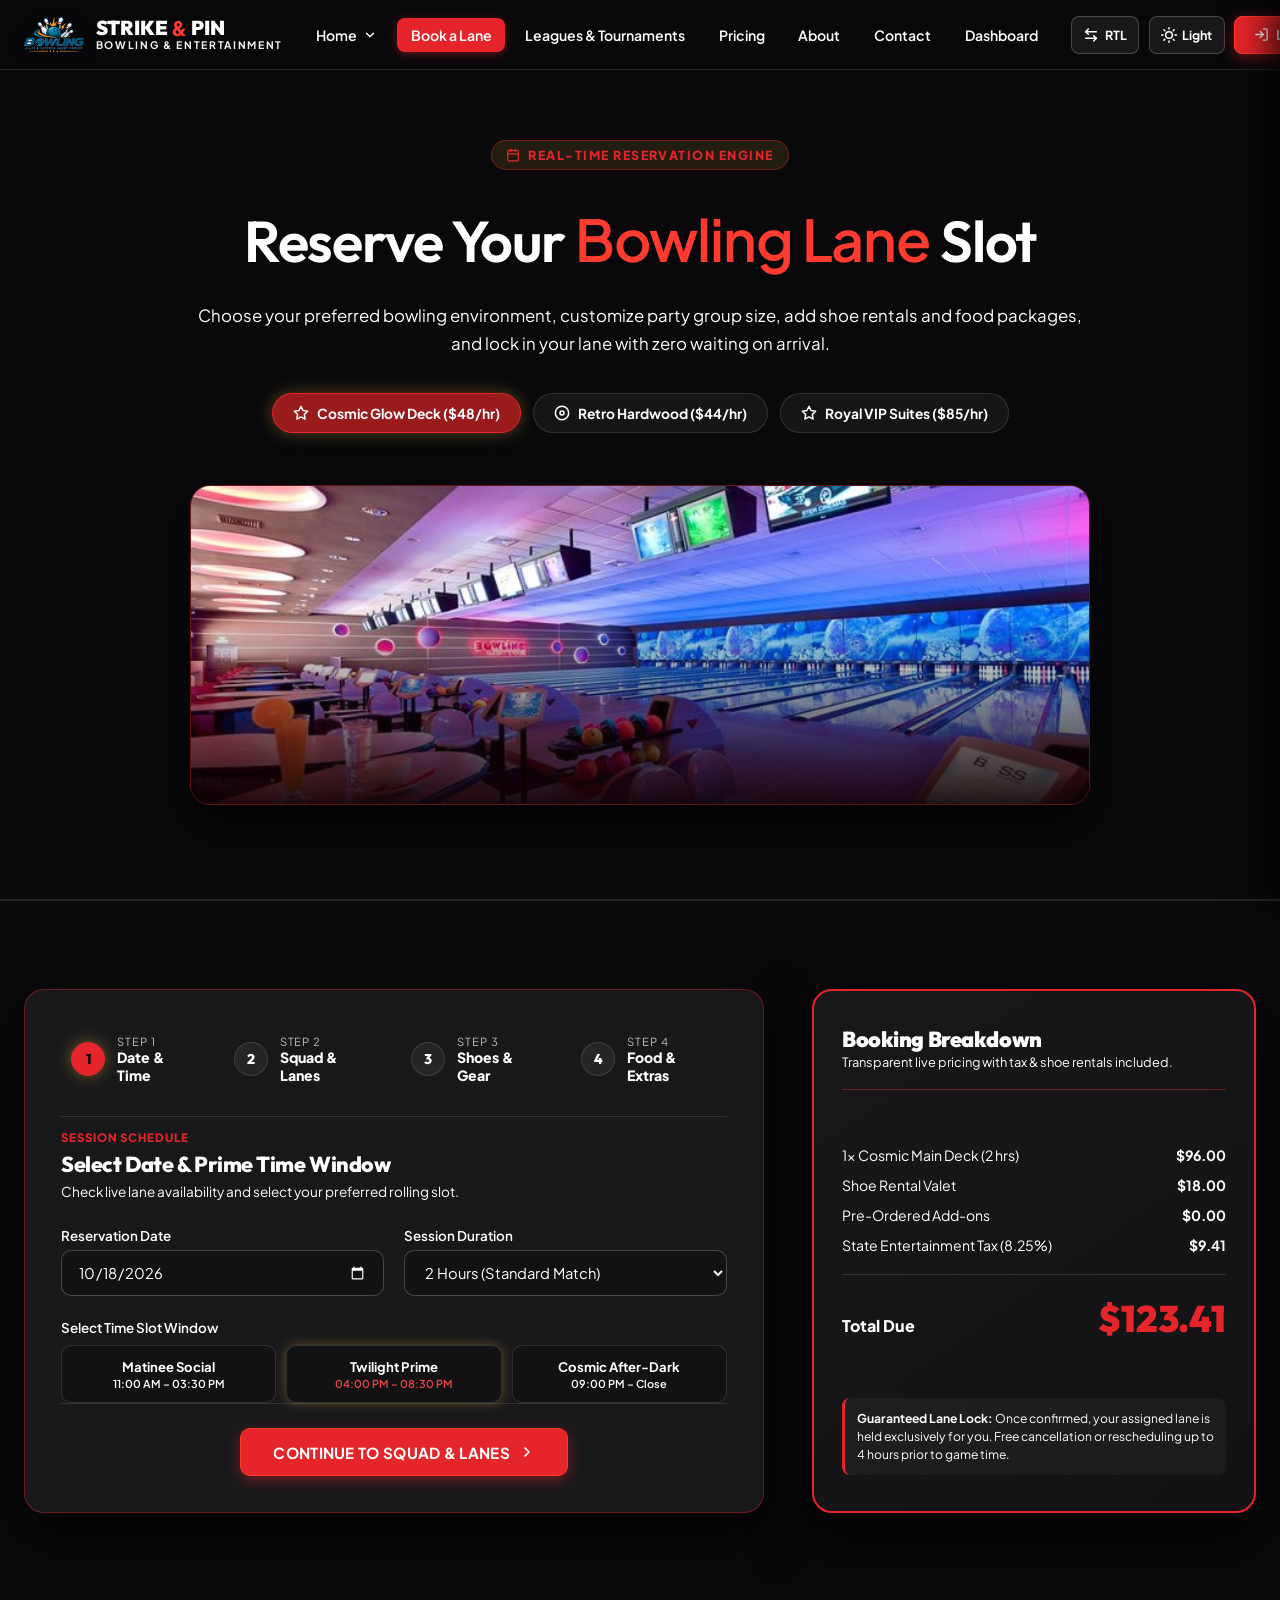
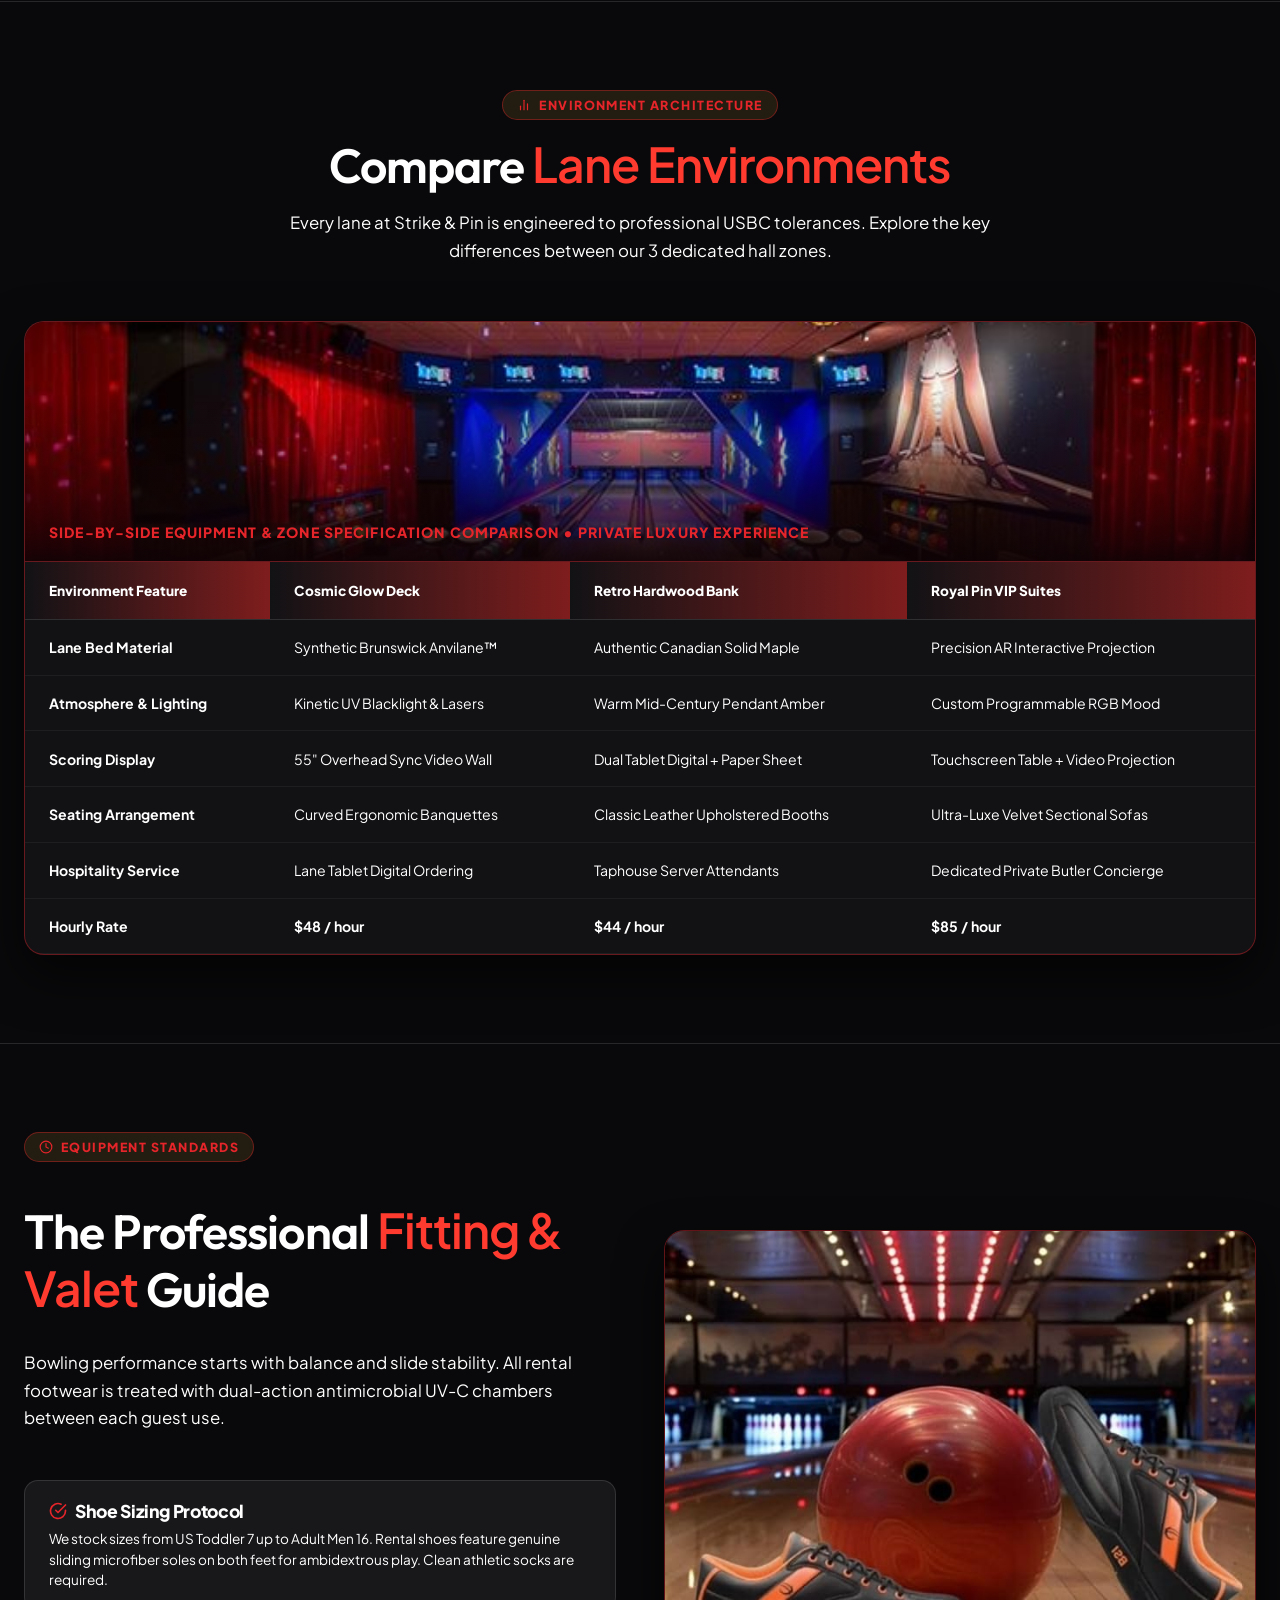
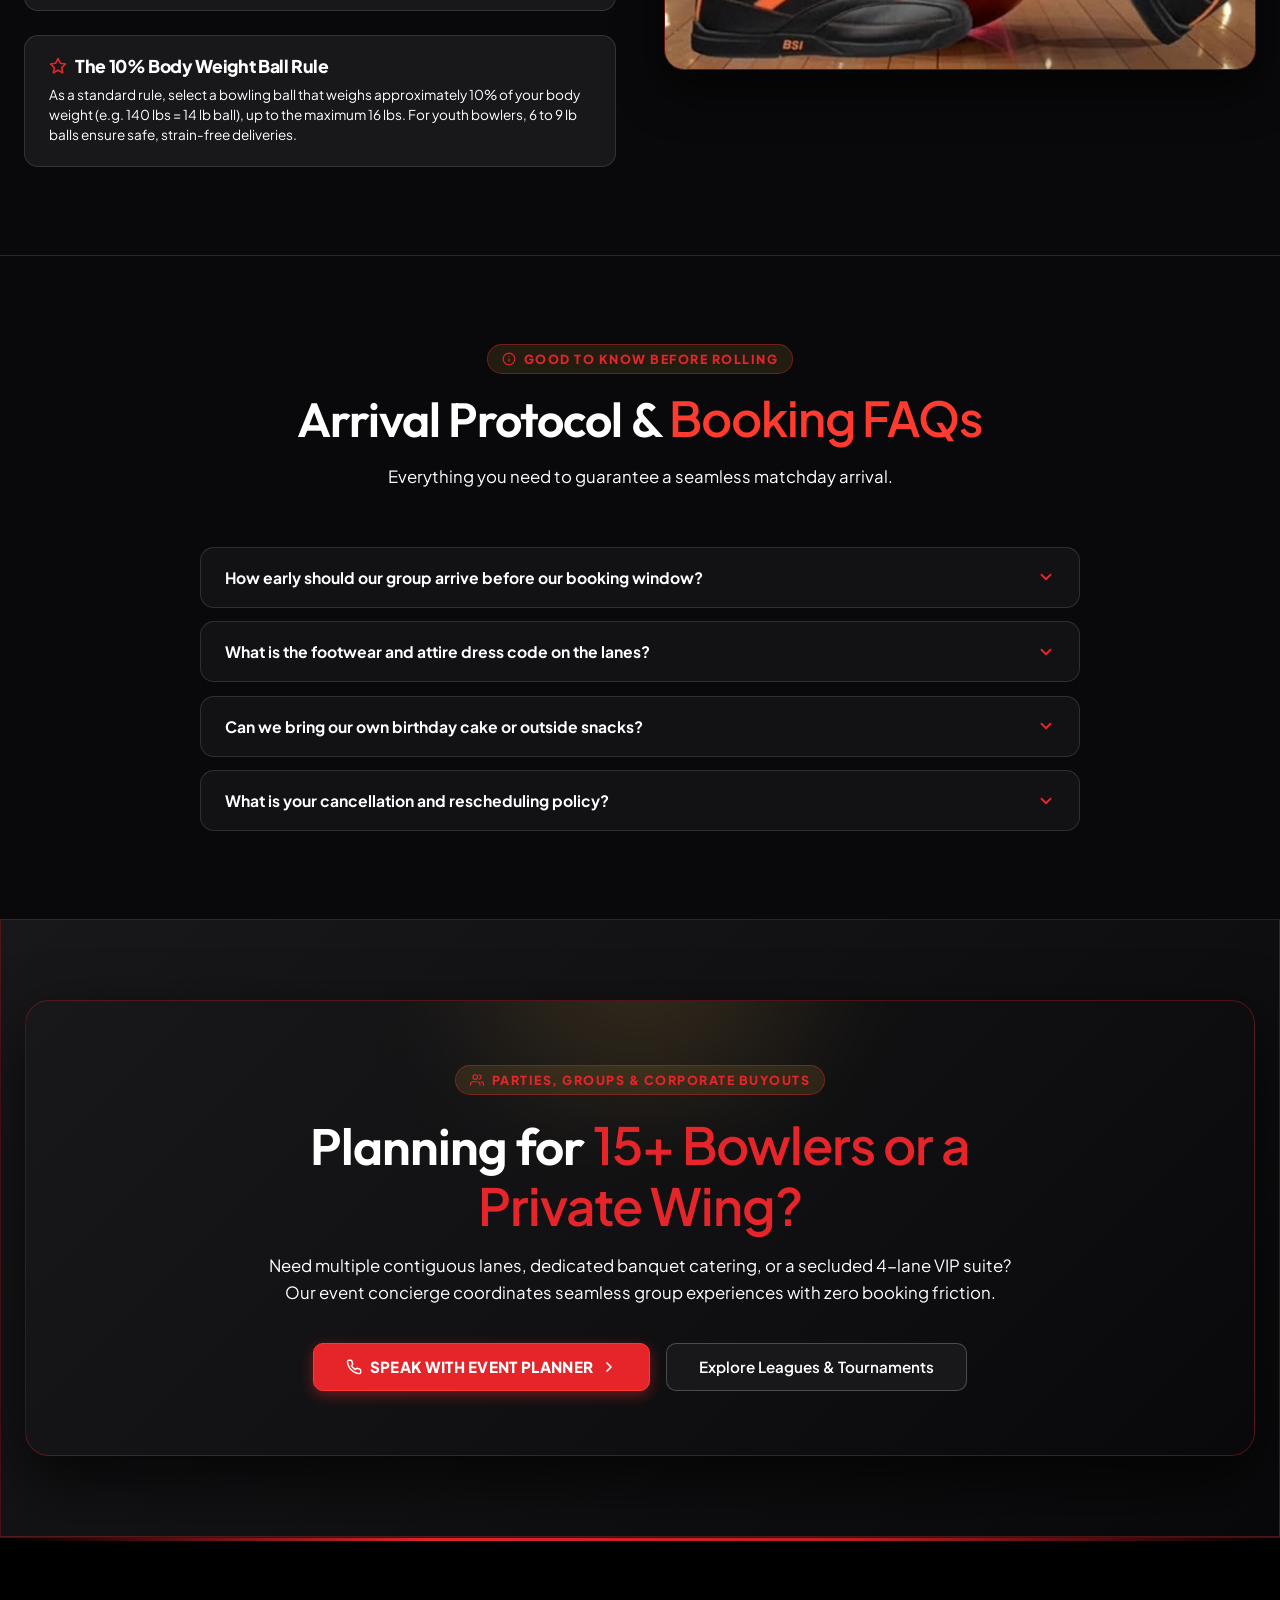
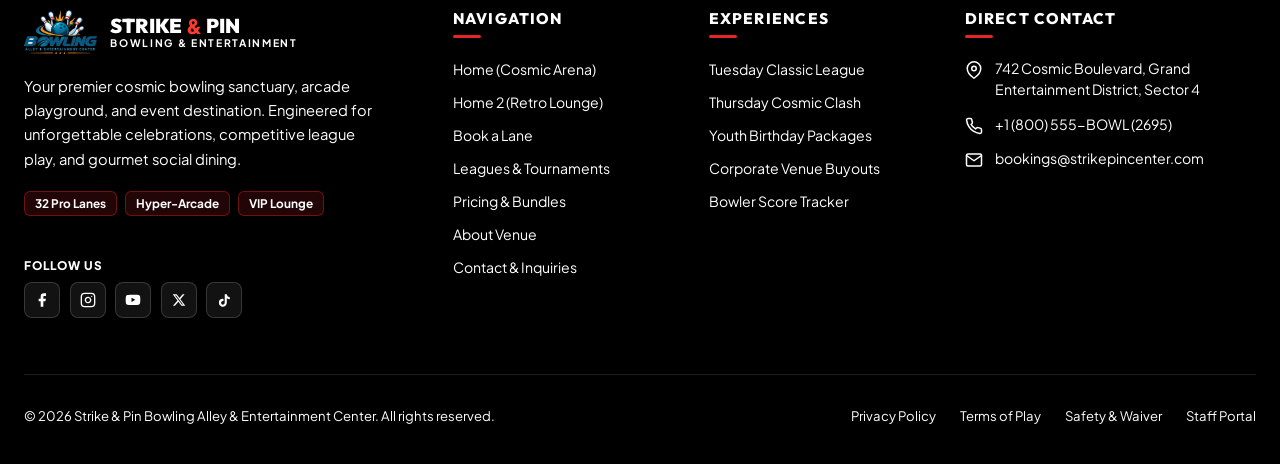
<file: book-lane.html>
<!DOCTYPE html>
<html lang="en" dir="ltr" class="dark">

<head>
  <meta charset="UTF-8">
  <meta name="viewport" content="width=device-width, initial-scale=1.0">
  <title>Book a Lane Slot | Strike & Pin Entertainment Center</title>
  <meta name="description"
    content="Reserve championship bowling lane slots online. Choose between Cosmic Glow, Retro Timber, or VIP Luxury Suites with instant confirmation and group packages.">
  <meta name="theme-color" content="#160206">

  <!-- Favicon -->
  <link rel="icon" type="image/png" href="assets/images/icons/logo.png">

  <!-- Global Stylesheets (No inline CSS!) -->
  <link rel="stylesheet" href="assets/css/style.css">
  <link rel="stylesheet" href="assets/css/responsive.css">
</head>

<body>

  <!-- ==========================================================================
       BRANDED PRELOADER
       ========================================================================== -->
  <div id="preloader" role="status" aria-label="Loading Strike & Pin Center">
    <div class="loader-content">
      <div class="loader-brand">
        <img src="assets/images/icons/logo.png" alt="Strike & Pin Bowling Logo" class="loader-logo-img">
        <div class="brand-text-group">
          <span class="brand-title">Strike<span>&</span>Pin</span>
          <span class="brand-subtitle">Bowling & Entertainment</span>
        </div>
      </div>
      <div class="loader-pin-indicator" aria-hidden="true">
        <span class="loader-dot"></span>
        <span class="loader-dot"></span>
        <span class="loader-dot"></span>
      </div>
    </div>
  </div>

  <!-- ==========================================================================
       FIXED COMPACT HEADER
       ========================================================================== -->
  <header class="site-header" id="siteHeader">
    <div class="header-container">

      <!-- Brand Logo + Name + Small Subtitle -->
      <a href="index.html" class="header-brand" aria-label="Strike & Pin Homepage">
        <img src="assets/images/icons/logo.png" alt="Strike & Pin Bowling Logo" class="header-logo-img">
        <div class="brand-text-group">
          <span class="brand-title">Strike<span>&</span>Pin</span>
          <span class="brand-subtitle">Bowling & Entertainment</span>
        </div>
      </a>

      <!-- Desktop Navigation - Exactly 6 Items (Book a Lane active) -->
      <nav class="desktop-nav" aria-label="Primary Navigation">

        <!-- 1. Home (Dropdown - CLICK ONLY) -->
        <div class="nav-dropdown-wrapper" id="homeDropdownWrapper">
          <button type="button" class="nav-link nav-dropdown-trigger" id="homeDropdownTrigger" aria-haspopup="true"
            aria-expanded="false">
            <span>Home</span>
            <svg class="chevron-icon" viewBox="0 0 24 24" fill="none" stroke="currentColor" stroke-width="2.5"
              stroke-linecap="round" stroke-linejoin="round" aria-hidden="true">
              <polyline points="6 9 12 15 18 9"></polyline>
            </svg>
          </button>
          <div class="dropdown-panel" role="menu" aria-label="Home Variations">
            <a href="index.html" class="dropdown-item" role="menuitem">
              <span>Home 1 (Cosmic Arena)</span>
              <span class="dropdown-badge">V1</span>
            </a>
            <a href="home-2.html" class="dropdown-item" role="menuitem">
              <span>Home 2 (Retro Lounge)</span>
              <span class="dropdown-badge">V2</span>
            </a>
          </div>
        </div>

        <!-- 2. Book a Lane (Active) -->
        <a href="book-lane.html" class="nav-link active" aria-current="page">
          <span>Book a Lane</span>
        </a>

        <!-- 3. Leagues & Tournaments -->
        <a href="leagues.html" class="nav-link">
          <span>Leagues & Tournaments</span>
        </a>

        <!-- 4. Pricing -->
        <a href="pricing.html" class="nav-link">
          <span>Pricing</span>
        </a>

        <!-- 6. About -->
        <a href="about.html" class="nav-link">
          <span>About</span>
        </a>

        <!-- 7. Contact (Directly visible) -->
        <a href="contact.html" class="nav-link">
          <span>Contact</span>
        </a>

        <!-- 8. Dashboard -->
        <a href="dashboard.html" class="nav-link">
          <span>Dashboard</span>
        </a>
      </nav>

      <!-- Header Controls: RTL, Dark Mode, Dedicated Login Button -->
      <div class="header-actions">

        <!-- RTL/LTR Toggle -->
        <button type="button" class="utility-btn rtl-toggle-btn" aria-label="Toggle text direction (RTL/LTR)">
          <svg viewBox="0 0 24 24" fill="none" stroke="currentColor" stroke-width="2.2" stroke-linecap="round"
            stroke-linejoin="round" aria-hidden="true">
            <path d="M8 3L4 7l4 4"></path>
            <path d="M4 7h16"></path>
            <path d="M16 21l4-4-4-4"></path>
            <path d="M20 17H4"></path>
          </svg>
          <span class="utility-label dir-label-text">RTL</span>
        </button>

        <!-- Dark Mode Toggle (Pure #000000) -->
        <button type="button" class="utility-btn dark-mode-toggle" aria-label="Toggle dark mode" aria-pressed="true">
          <svg viewBox="0 0 24 24" fill="none" stroke="currentColor" stroke-linecap="round" stroke-linejoin="round"
            aria-hidden="true">
            <circle cx="12" cy="12" r="5"></circle>
            <line x1="12" y1="1" x2="12" y2="3"></line>
            <line x1="12" y1="21" x2="12" y2="23"></line>
            <line x1="4.22" y1="4.22" x2="5.64" y2="5.64"></line>
            <line x1="18.36" y1="18.36" x2="19.78" y2="19.78"></line>
            <line x1="1" y1="12" x2="3" y2="12"></line>
            <line x1="21" y1="12" x2="23" y2="12"></line>
            <line x1="4.22" y1="19.78" x2="5.64" y2="18.36"></line>
            <line x1="18.36" y1="5.64" x2="19.78" y2="4.22"></line>
          </svg>
          <span class="utility-label">Theme</span>
        </button>

        <!-- Dedicated Login Button -->
        <a href="login.html" class="btn-login desktop-only" id="headerLoginBtn">
          <svg viewBox="0 0 24 24" fill="none" stroke="currentColor" stroke-width="2.2" stroke-linecap="round"
            stroke-linejoin="round" aria-hidden="true">
            <path d="M15 3h4a2 2 0 0 1 2 2v14a2 2 0 0 1-2 2h-4"></path>
            <polyline points="10 17 15 12 10 7"></polyline>
            <line x1="15" y1="12" x2="3" y2="12"></line>
          </svg>
          <span>Login</span>
        </a>

        <!-- Mobile Menu Toggle Button -->
        <button type="button" class="mobile-toggle-btn" id="mobileMenuBtn" aria-label="Open mobile navigation menu"
          aria-controls="mobileDrawer" aria-expanded="false">
          <svg viewBox="0 0 24 24" fill="none" stroke="currentColor" stroke-width="2.2" stroke-linecap="round"
            stroke-linejoin="round" aria-hidden="true">
            <line x1="3" y1="6" x2="21" y2="6"></line>
            <line x1="3" y1="12" x2="21" y2="12"></line>
            <line x1="3" y1="18" x2="21" y2="18"></line>
          </svg>
        </button>

      </div>
    </div>
  </header>

  <!-- ==========================================================================
       MOBILE NAVIGATION DRAWER
       ========================================================================== -->
  <div class="mobile-drawer-backdrop" id="mobileDrawerBackdrop" aria-hidden="true"></div>
  <aside class="mobile-drawer" id="mobileDrawer" aria-label="Mobile Navigation" role="dialog" aria-modal="true">

    <div class="mobile-drawer-header">
      <div class="header-brand">
        <img src="assets/images/icons/logo.png" alt="Strike & Pin Logo" class="header-logo-img">
        <div class="brand-text-group">
          <span class="brand-title">Strike<span>&</span>Pin</span>
          <span class="brand-subtitle">Bowling & Entertainment</span>
        </div>
      </div>
      <button type="button" class="mobile-drawer-close" id="mobileDrawerClose" aria-label="Close navigation menu">
        <svg viewBox="0 0 24 24" width="20" height="20" fill="none" stroke="currentColor" stroke-width="2.2"
          stroke-linecap="round" stroke-linejoin="round" aria-hidden="true">
          <line x1="18" y1="6" x2="6" y2="18"></line>
          <line x1="6" y1="6" x2="18" y2="18"></line>
        </svg>
      </button>
    </div>

    <div class="mobile-drawer-content">

      <!-- Mobile Home Accordion -->
      <div class="mobile-accordion-wrapper" id="mobileHomeAccordion">
        <button type="button" class="mobile-nav-link mobile-accordion-toggle" id="mobileHomeAccordionToggle"
          aria-expanded="false">
          <span>Home</span>
          <svg class="chevron-icon" viewBox="0 0 24 24" fill="none" stroke="currentColor" stroke-width="2.5"
            stroke-linecap="round" stroke-linejoin="round" aria-hidden="true">
            <polyline points="6 9 12 15 18 9"></polyline>
          </svg>
        </button>
        <div class="mobile-accordion-panel">
          <a href="index.html" class="mobile-sub-link">
            <span>Home 1 (Cosmic Arena)</span>
            <span class="dropdown-badge">V1</span>
          </a>
          <a href="home-2.html" class="mobile-sub-link">
            <span>Home 2 (Retro Lounge)</span>
            <span class="dropdown-badge">V2</span>
          </a>
        </div>
      </div>

      <a href="book-lane.html" class="mobile-nav-link active" aria-current="page">
        <span>Book a Lane</span>
      </a>

      <a href="leagues.html" class="mobile-nav-link">
        <span>Leagues & Tournaments</span>
      </a>

      <a href="pricing.html" class="mobile-nav-link">
        <span>Pricing</span>
      </a>

      <a href="about.html" class="mobile-nav-link">
        <span>About Us</span>
      </a>

      <a href="contact.html" class="mobile-nav-link">
        <span>Contact</span>
      </a>

      <a href="dashboard.html" class="mobile-nav-link">
        <span>Dashboard</span>
      </a>

      <a href="login.html" class="btn-login" style="margin-top: 1rem; width: 100%; justify-content: center;">
        <svg viewBox="0 0 24 24" fill="none" stroke="currentColor" stroke-width="2.2" stroke-linecap="round"
          stroke-linejoin="round" aria-hidden="true">
          <path d="M15 3h4a2 2 0 0 1 2 2v14a2 2 0 0 1-2 2h-4"></path>
          <polyline points="10 17 15 12 10 7"></polyline>
          <line x1="15" y1="12" x2="3" y2="12"></line>
        </svg>
        <span>Guest & Member Login</span>
      </a>
    </div>

  </aside>

  <!-- ==========================================================================
       MAIN CONTENT: EXACTLY 5 CONTENT SECTIONS FOR BOOK A LANE
       ========================================================================== -->
  <main id="mainContent">

    <!-- ------------------------------------------------------------------------
         SECTION 1: HERO BOOKING HEADER & ZONE SELECTOR
         ------------------------------------------------------------------------ -->
    <section class="booking-hero-banner" id="bookingHeroSection" aria-label="Booking Portal Header">
      <div class="section-container">
        <div class="booking-hero-content">

          <div class="eyebrow-badge" style="align-self: center; margin-left: auto; margin-right: auto;">
            <svg viewBox="0 0 24 24" fill="none" stroke="currentColor" stroke-width="2" stroke-linecap="round"
              stroke-linejoin="round" aria-hidden="true">
              <rect x="3" y="4" width="18" height="18" rx="2" ry="2"></rect>
              <line x1="16" y1="2" x2="16" y2="6"></line>
              <line x1="8" y1="2" x2="8" y2="6"></line>
              <line x1="3" y1="10" x2="21" y2="10"></line>
            </svg>
            <span>Real-Time Reservation Engine</span>
          </div>

          <h1 class="section-title" style="font-size: clamp(2.4rem, 4.5vw, 3.8rem); margin-bottom: 0.5rem;">
            Reserve Your <span>Bowling Lane</span> Slot
          </h1>

          <p class="section-subtitle">
            Choose your preferred bowling environment, customize party group size, add shoe rentals and food packages,
            and lock in your lane with zero waiting on arrival.
          </p>

          <!-- Zone Selector Pills (Interactive) -->
          <div class="zone-selector-pills" role="tablist" aria-label="Lane Zone Selection">
            <button type="button" class="zone-pill-btn active" data-rate="48" data-name="Cosmic Main Deck" role="tab"
              aria-selected="true">
              <svg viewBox="0 0 24 24" width="16" height="16" fill="none" stroke="currentColor" stroke-width="2.2"
                stroke-linecap="round" stroke-linejoin="round">
                <polygon
                  points="12 2 15.09 8.26 22 9.27 17 14.14 18.18 21.02 12 17.77 5.82 21.02 7 14.14 2 9.27 8.91 8.26 12 2">
                </polygon>
              </svg>
              <span>Cosmic Glow Deck ($48/hr)</span>
            </button>

            <button type="button" class="zone-pill-btn" data-rate="44" data-name="Retro Hardwood Bank" role="tab"
              aria-selected="false">
              <svg viewBox="0 0 24 24" width="16" height="16" fill="none" stroke="currentColor" stroke-width="2.2"
                stroke-linecap="round" stroke-linejoin="round">
                <circle cx="12" cy="12" r="10"></circle>
                <circle cx="12" cy="12" r="3"></circle>
              </svg>
              <span>Retro Hardwood ($44/hr)</span>
            </button>

            <button type="button" class="zone-pill-btn" data-rate="85" data-name="Royal Pin VIP Suites" role="tab"
              aria-selected="false">
              <svg viewBox="0 0 24 24" width="16" height="16" fill="none" stroke="currentColor" stroke-width="2.2"
                stroke-linecap="round" stroke-linejoin="round">
                <path d="M12 2l3.09 6.26L22 9.27l-5 4.87 1.18 6.88L12 17.77l-6.18 3.25L7 14.14 2 9.27l6.91-1.01L12 2z">
                </path>
              </svg>
              <span>Royal VIP Suites ($85/hr)</span>
            </button>
          </div>

          <!-- Hero Image Showcase -->
          <div
            style="margin-top: 2rem; width: 100%; max-width: 960px; height: 320px; border-radius: 20px; overflow: hidden; border: 1px solid var(--border-brand); position: relative; box-shadow: 0 20px 50px rgba(0,0,0,0.6);">
            <img src="assets/images/services/p23.jpg" alt="Illuminated bowling lane perspective ready for players"
              style="width: 100%; height: 100%; object-fit: cover;" loading="eager">
            <div
              style="position: absolute; inset: 0; background: linear-gradient(180deg, transparent 40%, rgba(14,2,5,0.92) 100%); display: flex; align-items: flex-end; padding: 1.5rem 2rem;">
              <span
                style="font-size: 0.95rem; font-weight: 800; color: #FFFFFF; display: flex; align-items: center; gap: 0.5rem;">

            </div>
          </div>

        </div>
      </div>
    </section>

    <!-- ------------------------------------------------------------------------
         SECTION 2: MULTI-STEP LANE RESERVATION ENGINE
         ------------------------------------------------------------------------ -->
    <section class="section-wrapper bg-surface" id="reservationEngineSection" aria-label="Reservation Console">
      <div class="section-container">

        <div class="reservation-console-grid">

          <!-- Left Column: Multi-Step Interactive Wizard Form -->
          <form class="reservation-form-column wizard-container-card" id="laneReservationForm">

            <!-- Wizard Progress Stepper Header -->
            <div class="wizard-stepper-nav" role="tablist" aria-label="Booking Steps">
              <button type="button" class="wizard-step-tab active" data-step="1" role="tab" aria-selected="true"
                aria-controls="stepPanel1">
                <span class="wizard-step-num">1</span>
                <span class="wizard-step-info">
                  <span class="wizard-step-sub">Step 1</span>
                  <strong class="wizard-step-title">Date &amp; Time</strong>
                </span>
              </button>
              <div class="wizard-step-connector"></div>

              <button type="button" class="wizard-step-tab" data-step="2" role="tab" aria-selected="false"
                aria-controls="stepPanel2">
                <span class="wizard-step-num">2</span>
                <span class="wizard-step-info">
                  <span class="wizard-step-sub">Step 2</span>
                  <strong class="wizard-step-title">Squad &amp; Lanes</strong>
                </span>
              </button>
              <div class="wizard-step-connector"></div>

              <button type="button" class="wizard-step-tab" data-step="3" role="tab" aria-selected="false"
                aria-controls="stepPanel3">
                <span class="wizard-step-num">3</span>
                <span class="wizard-step-info">
                  <span class="wizard-step-sub">Step 3</span>
                  <strong class="wizard-step-title">Shoes &amp; Gear</strong>
                </span>
              </button>
              <div class="wizard-step-connector"></div>

              <button type="button" class="wizard-step-tab" data-step="4" role="tab" aria-selected="false"
                aria-controls="stepPanel4">
                <span class="wizard-step-num">4</span>
                <span class="wizard-step-info">
                  <span class="wizard-step-sub">Step 4</span>
                  <strong class="wizard-step-title">Food &amp; Extras</strong>
                </span>
              </button>
            </div>

            <!-- Wizard Panels Body -->
            <div class="wizard-panels-body">

              <!-- Step 1 Panel: Date & Time Window -->
              <div class="wizard-step-panel active" id="stepPanel1" role="tabpanel">
                <div class="wizard-panel-heading">
                  <span class="wizard-badge">Session Schedule</span>
                  <h3 class="wizard-panel-title">Select Date &amp; Prime Time Window</h3>
                  <p class="wizard-panel-desc">Check live lane availability and select your preferred rolling slot.</p>
                </div>

                <div class="form-grid-fields">
                  <div class="form-control-wrap">
                    <label for="bookDate" class="form-label">Reservation Date</label>
                    <input type="date" id="bookDate" class="form-input-styled" value="2026-10-18" required>
                  </div>

                  <div class="form-control-wrap">
                    <label for="bookDurationHours" class="form-label">Session Duration</label>
                    <select id="bookDurationHours" class="form-select-styled" dir="ltr"
                      style="direction: ltr; unicode-bidi: isolate;">
                      <option value="1" dir="ltr">1 Hour Session</option>
                      <option value="2" selected dir="ltr">2 Hours (Standard Match)</option>
                      <option value="3" dir="ltr">3 Hours (Extended Party)</option>
                    </select>
                  </div>
                </div>

                <div style="margin-top: 1.25rem;">
                  <label class="form-label">Select Time Slot Window</label>
                  <input type="hidden" id="selectedTimeSlot" value="twilight">
                  <div class="slot-chips-grid">
                    <div class="slot-chip" data-slot="matinee">
                      <strong>Matinee Social</strong>
                      <span>11:00 AM – 03:30 PM</span>
                    </div>
                    <div class="slot-chip selected" data-slot="twilight">
                      <strong>Twilight Prime</strong>
                      <span>04:00 PM – 08:30 PM</span>
                    </div>
                    <div class="slot-chip" data-slot="cosmic">
                      <strong>Cosmic After-Dark</strong>
                      <span>09:00 PM – Close</span>
                    </div>
                  </div>
                </div>

                <div class="wizard-nav-actions">
                  <div></div>
                  <button type="button" class="btn-primary wizard-next-btn" data-next="2">
                    <span>Continue to Squad &amp; Lanes</span>
                    <svg viewBox="0 0 24 24" fill="none" stroke="currentColor" stroke-width="2.5" stroke-linecap="round"
                      stroke-linejoin="round">
                      <polyline points="9 18 15 12 9 6"></polyline>
                    </svg>
                  </button>
                </div>
              </div>

              <!-- Step 2 Panel: Squad & Lanes -->
              <div class="wizard-step-panel" id="stepPanel2" role="tabpanel">
                <div class="wizard-panel-heading">
                  <span class="wizard-badge">Party Setup</span>
                  <h3 class="wizard-panel-title">Squad Size &amp; Lane Allocation</h3>
                  <p class="wizard-panel-desc">Assign your bowlers across authentic USBC regulation timber lanes.</p>
                </div>

                <div class="form-grid-fields">
                  <!-- Bowlers Stepper Widget -->
                  <div class="form-control-wrap">
                    <label class="form-label" for="bookBowlersCount">Total Bowlers in Party</label>
                    <div class="stepper-counter-group">
                      <button type="button" class="counter-step-btn" data-target="bookBowlersCount"
                        data-action="decrement" aria-label="Decrease Bowlers">−</button>
                      <div class="counter-step-display">
                        <strong id="displayBowlersVal">4</strong>
                        <span>Players</span>
                      </div>
                      <button type="button" class="counter-step-btn" data-target="bookBowlersCount"
                        data-action="increment" aria-label="Increase Bowlers">+</button>
                    </div>
                    <!-- Accessible Select synced with JS -->
                    <select id="bookBowlersCount" class="form-select-styled visually-hidden">
                      <option value="2">2 Players (Duo)</option>
                      <option value="4" selected>4 Players (Classic Squad)</option>
                      <option value="6">6 Players (Full Lane)</option>
                      <option value="8">8 Players (2 Lanes Recommended)</option>
                      <option value="12">12 Players (2 Lanes)</option>
                      <option value="18">18 Players (3 Lanes Group)</option>
                    </select>
                  </div>

                  <!-- Lanes Stepper Widget -->
                  <div class="form-control-wrap">
                    <label class="form-label" for="bookLanesCount">Lanes Reserved</label>
                    <div class="stepper-counter-group">
                      <button type="button" class="counter-step-btn" data-target="bookLanesCount"
                        data-action="decrement" aria-label="Decrease Lanes">−</button>
                      <div class="counter-step-display">
                        <strong id="displayLanesVal">1</strong>
                        <span>Lane</span>
                      </div>
                      <button type="button" class="counter-step-btn" data-target="bookLanesCount"
                        data-action="increment" aria-label="Increase Lanes">+</button>
                    </div>
                    <!-- Accessible Select synced with JS -->
                    <select id="bookLanesCount" class="form-select-styled visually-hidden">
                      <option value="1" selected>1 Lane (Up to 6 Bowlers)</option>
                      <option value="2">2 Side-by-Side Lanes (Up to 12 Bowlers)</option>
                      <option value="3">3 Consecutive Lanes (Up to 18 Bowlers)</option>
                      <option value="4">4 Lanes (Quad Squad Suite)</option>
                    </select>
                  </div>
                </div>

                <div class="wizard-tips-pill">
                  <svg viewBox="0 0 24 24" width="16" height="16" fill="none" stroke="var(--brand-gold-500)"
                    stroke-width="2.2" stroke-linecap="round" stroke-linejoin="round">
                    <circle cx="12" cy="12" r="10"></circle>
                    <line x1="12" y1="16" x2="12" y2="12"></line>
                    <line x1="12" y1="8" x2="12.01" y2="8"></line>
                  </svg>
                  <span>Pro Tip: 1 lane comfortably supports up to 6 bowlers. For 7+ bowlers, 2 side-by-side lanes
                    ensure faster frame turns!</span>
                </div>

                <div class="wizard-nav-actions">

                  <button type="button" class="btn-primary wizard-next-btn" data-next="3">
                    <span>Continue to Shoes &amp; Gear</span>
                    <svg viewBox="0 0 24 24" fill="none" stroke="currentColor" stroke-width="2.5" stroke-linecap="round"
                      stroke-linejoin="round">
                      <polyline points="9 18 15 12 9 6"></polyline>
                    </svg>
                  </button>
                </div>
              </div>

              <!-- Step 3 Panel: Shoes & Bumpers -->
              <div class="wizard-step-panel" id="stepPanel3" role="tabpanel">
                <div class="wizard-panel-heading">
                  <span class="wizard-badge">Valet Fitting</span>
                  <h3 class="wizard-panel-title">Shoe Rental Valet &amp; Bumpers</h3>
                  <p class="wizard-panel-desc">Sanitized microfiber pro rental shoes pre-allocated to your party.</p>
                </div>

                <div class="form-grid-fields">
                  <!-- Shoes Stepper Widget -->
                  <div class="form-control-wrap">
                    <label class="form-label" for="bookShoesCount">Shoe Rentals ($4.50 / pair)</label>
                    <div class="stepper-counter-group">
                      <button type="button" class="counter-step-btn" data-target="bookShoesCount"
                        data-action="decrement" aria-label="Decrease Shoes">−</button>
                      <div class="counter-step-display">
                        <strong id="displayShoesVal">4</strong>
                        <span>Pairs</span>
                      </div>
                      <button type="button" class="counter-step-btn" data-target="bookShoesCount"
                        data-action="increment" aria-label="Increase Shoes">+</button>
                    </div>
                    <select id="bookShoesCount" class="form-select-styled visually-hidden">
                      <option value="0">0 Pairs (Bringing Own Pro Shoes)</option>
                      <option value="2">2 Pairs (+$9.00)</option>
                      <option value="4" selected>4 Pairs (+$18.00)</option>
                      <option value="6">6 Pairs (+$27.00)</option>
                      <option value="8">8 Pairs (+$36.00)</option>
                    </select>
                  </div>

                  <!-- Bumpers Option -->
                  <div class="form-control-wrap">
                    <label for="bookBumperPreference" class="form-label">Lane Bumpers Assistance</label>
                    <select id="bookBumperPreference" class="form-select-styled">
                      <option value="none">No Bumpers (Pro Scoring)</option>
                      <option value="kids">Auto-Bumpers for Kids Only</option>
                      <option value="all">Full Bumpers Up All Frames</option>
                    </select>
                  </div>
                </div>

                <div class="wizard-tips-pill">
                  <svg viewBox="0 0 24 24" width="16" height="16" fill="none" stroke="var(--brand-gold-500)"
                    stroke-width="2.2" stroke-linecap="round" stroke-linejoin="round">
                    <path d="M22 11.08V12a10 10 0 1 1-5.93-9.14"></path>
                    <polyline points="22 4 12 14.01 9 11.01"></polyline>
                  </svg>
                  <span>UV-C Sanitized: All rental footwear is treated through dual-action UV-C chambers between each
                    guest.</span>
                </div>

                <div class="wizard-nav-actions">

                  <button type="button" class="btn-primary wizard-next-btn" data-next="4">
                    <span>Continue to Food &amp; Extras</span>
                    <svg viewBox="0 0 24 24" fill="none" stroke="currentColor" stroke-width="2.5" stroke-linecap="round"
                      stroke-linejoin="round">
                      <polyline points="9 18 15 12 9 6"></polyline>
                    </svg>
                  </button>
                </div>
              </div>

              <!-- Step 4 Panel: Food, Arcade & Final Confirmation -->
              <div class="wizard-step-panel" id="stepPanel4" role="tabpanel">
                <div class="wizard-panel-heading">
                  <span class="wizard-badge">Gourmet Upgrades</span>
                  <h3 class="wizard-panel-title">Lane-Side Dining &amp; Arcade Enhancements</h3>
                  <p class="wizard-panel-desc">Pre-order perks served warm to your tablet, plus reloadable arcade cards.
                  </p>
                </div>

                <div style="display: flex; flex-direction: column; gap: 0.85rem; margin-bottom: 1.25rem;">
                  <label class="enhancement-item">
                    <div style="display: flex; align-items: center; gap: 0.75rem;">
                      <input type="checkbox" id="enhancePizza"
                        style="width: 18px; height: 18px; accent-color: var(--brand-gold-500);">
                      <div>
                        <strong style="color: #FFFFFF; font-size: 0.92rem; display: block;">Wood-Fired Pizza &amp;
                          Pitcher Bundle</strong>
                        <span style="font-size: 0.78rem; color: var(--brand-cream);">2 Large 16" Hand-Tossed Pizzas + 1
                          Pitcher of Craft Soda or Draft Pint</span>
                      </div>
                    </div>
                    <span style="font-weight: 800; color: var(--brand-gold-400); font-size: 0.95rem;">+$34.00</span>
                  </label>

                  <label class="enhancement-item">
                    <div style="display: flex; align-items: center; gap: 0.75rem;">
                      <input type="checkbox" id="enhanceArcade"
                        style="width: 18px; height: 18px; accent-color: var(--brand-gold-500);">
                      <div>
                        <strong style="color: #FFFFFF; font-size: 0.92rem; display: block;">$20 Reloadable Arcade Power
                          Card</strong>
                        <span style="font-size: 0.78rem; color: var(--brand-cream);">100 Game Credits + Ticket
                          Redemption bonus ($15 per player)</span>
                      </div>
                    </div>
                    <span style="font-weight: 800; color: var(--brand-gold-400); font-size: 0.95rem;">+$15/ea</span>
                  </label>
                </div>

                <div class="wizard-nav-actions">

                  <button type="submit" class="btn-primary" style="height: 48px; font-size: 0.95rem;">
                    <svg viewBox="0 0 24 24" width="18" height="18" fill="none" stroke="currentColor" stroke-width="2.2"
                      stroke-linecap="round" stroke-linejoin="round" aria-hidden="true">
                      <polygon points="13 2 3 14 12 14 11 22 21 10 12 10 13 2"></polygon>
                    </svg>
                    <span>Confirm &amp; Reserve Lane Now</span>
                    <svg viewBox="0 0 24 24" fill="none" stroke="currentColor" stroke-width="2.5" stroke-linecap="round"
                      stroke-linejoin="round">
                      <polyline points="9 18 15 12 9 6"></polyline>
                    </svg>
                  </button>
                </div>
              </div>

            </div>

          </form>

          <!-- Right Column: Sticky Live Receipt & Visual Companion -->
          <div class="reservation-receipt-col">

            <aside class="sticky-receipt-card" aria-label="Reservation Summary Receipt">
              <div class="receipt-header">
                <h4>Booking Breakdown</h4>
                <p>Transparent live pricing with tax & shoe rentals included.</p>
              </div>

              <div class="receipt-line-items">
                <div class="receipt-row">
                  <span id="receiptLaneText">1x Cosmic Main Deck (2 hrs)</span>
                  <strong id="receiptLaneCost">$96.00</strong>
                </div>

                <div class="receipt-row">
                  <span>Shoe Rental Valet</span>
                  <strong id="receiptShoesCost">$18.00</strong>
                </div>

                <div class="receipt-row">
                  <span>Pre-Ordered Add-ons</span>
                  <strong id="receiptEnhanceCost">$0.00</strong>
                </div>

                <div class="receipt-row">
                  <span>State Entertainment Tax (8.25%)</span>
                  <strong id="receiptTax">$9.41</strong>
                </div>

                <div class="receipt-divider"></div>

                <div class="receipt-total-row">
                  <span>Total Due</span>
                  <div class="receipt-total-val" id="receiptGrandTotal">$123.41</div>
                </div>
              </div>

              <div class="receipt-guarantee-note">
                <strong>Guaranteed Lane Lock:</strong> Once confirmed, your assigned lane is held exclusively for you.
                Free cancellation or rescheduling up to 4 hours prior to game time.
              </div>
            </aside>



          </div>

        </div>

      </div>
    </section>

    <!-- ------------------------------------------------------------------------
         SECTION 3: LANE TIER COMPARISON MATRIX
         ------------------------------------------------------------------------ -->
    <section class="section-wrapper bg-body" id="laneSpecsSection" aria-label="Lane Specifications Comparison">
      <div class="section-container">

        <div class="section-header-center">
          <div class="eyebrow-badge">
            <svg viewBox="0 0 24 24" fill="none" stroke="currentColor" stroke-width="2" stroke-linecap="round"
              stroke-linejoin="round" aria-hidden="true">
              <line x1="18" y1="20" x2="18" y2="10"></line>
              <line x1="12" y1="20" x2="12" y2="4"></line>
              <line x1="6" y1="20" x2="6" y2="14"></line>
            </svg>
            <span>Environment Architecture</span>
          </div>
          <h2 class="section-title">Compare <span>Lane Environments</span></h2>
          <p class="section-subtitle">
            Every lane at Strike & Pin is engineered to professional USBC tolerances. Explore the key differences
            between our 3 dedicated hall zones.
          </p>
        </div>

        <div class="specs-matrix-card">
          <div
            style="height: 240px; position: relative; overflow: hidden; border-bottom: 1px solid var(--border-brand);">
            <img src="assets/images/sections/p24.jpg"
              alt="The Royal Pin VIP Bowling Suites and Private Luxury Experience"
              style="width: 100%; height: 100%; object-fit: cover;" loading="lazy">
            <div
              style="position: absolute; inset: 0; background: linear-gradient(180deg, transparent 30%, rgba(14,2,5,0.95) 100%); display: flex; align-items: flex-end; padding: 1.25rem 1.5rem;">
              <span
                style="font-size: 0.88rem; font-weight: 800; color: var(--brand-gold-400); text-transform: uppercase; letter-spacing: 0.08em;">
                Side-by-Side Equipment &amp; Zone Specification Comparison • Private Luxury Experience
              </span>
            </div>
          </div>
          <div class="specs-table-container">
            <table class="specs-table" aria-label="Lane Environment Specifications">
              <thead>
                <tr>
                  <th>Environment Feature</th>
                  <th>Cosmic Glow Deck</th>
                  <th>Retro Hardwood Bank</th>
                  <th>Royal Pin VIP Suites</th>
                </tr>
              </thead>
              <tbody>
                <tr>
                  <td class="specs-feature-name">Lane Bed Material</td>
                  <td>Synthetic Brunswick Anvilane™</td>
                  <td>Authentic Canadian Solid Maple</td>
                  <td>Precision AR Interactive Projection</td>
                </tr>
                <tr>
                  <td class="specs-feature-name">Atmosphere & Lighting</td>
                  <td>Kinetic UV Blacklight & Lasers</td>
                  <td>Warm Mid-Century Pendant Amber</td>
                  <td>Custom Programmable RGB Mood</td>
                </tr>
                <tr>
                  <td class="specs-feature-name">Scoring Display</td>
                  <td>55" Overhead Sync Video Wall</td>
                  <td>Dual Tablet Digital + Paper Sheet</td>
                  <td>Touchscreen Table + Video Projection</td>
                </tr>
                <tr>
                  <td class="specs-feature-name">Seating Arrangement</td>
                  <td>Curved Ergonomic Banquettes</td>
                  <td>Classic Leather Upholstered Booths</td>
                  <td>Ultra-Luxe Velvet Sectional Sofas</td>
                </tr>
                <tr>
                  <td class="specs-feature-name">Hospitality Service</td>
                  <td>Lane Tablet Digital Ordering</td>
                  <td>Taphouse Server Attendants</td>
                  <td>Dedicated Private Butler Concierge</td>
                </tr>
                <tr>
                  <td class="specs-feature-name">Hourly Rate</td>
                  <td><strong>$48 / hour</strong></td>
                  <td><strong>$44 / hour</strong></td>
                  <td><strong>$85 / hour</strong></td>
                </tr>
              </tbody>
            </table>
          </div>
        </div>

      </div>
    </section>

    <!-- ------------------------------------------------------------------------
         SECTION 4: SHOE VALET & FITTING GUIDE
         ------------------------------------------------------------------------ -->
    <section class="section-wrapper bg-surface" id="fittingGuideSection" aria-label="Shoe Rental and Fitting Guide">
      <div class="section-container">

        <div class="fitting-guide-grid">

          <!-- Left: Sizing Guide Content -->
          <div class="fitting-tables-stack">
            <div class="eyebrow-badge">
              <svg viewBox="0 0 24 24" fill="none" stroke="currentColor" stroke-width="2" stroke-linecap="round"
                stroke-linejoin="round" aria-hidden="true">
                <circle cx="12" cy="12" r="10"></circle>
                <path d="M12 6v6l4 2"></path>
              </svg>
              <span>Equipment Standards</span>
            </div>

            <h2 class="section-title" style="margin-bottom: 0.5rem;">
              The Professional <span>Fitting & Valet</span> Guide
            </h2>

            <p class="section-subtitle" style="margin-bottom: 1.5rem;">
              Bowling performance starts with balance and slide stability. All rental footwear is treated with
              dual-action antimicrobial UV-C chambers between each guest use.
            </p>

            <div class="fitting-pill-box">
              <h4>
                <svg viewBox="0 0 24 24" width="18" height="18" fill="none" stroke="var(--brand-gold-500)"
                  stroke-width="2.2" stroke-linecap="round" stroke-linejoin="round">
                  <path d="M22 11.08V12a10 10 0 1 1-5.93-9.14"></path>
                  <polyline points="22 4 12 14.01 9 11.01"></polyline>
                </svg>
                <span>Shoe Sizing Protocol</span>
              </h4>
              <p>
                We stock sizes from US Toddler 7 up to Adult Men 16. Rental shoes feature genuine sliding microfiber
                soles on both feet for ambidextrous play. Clean athletic socks are required.
              </p>
            </div>

            <div class="fitting-pill-box">
              <h4>
                <svg viewBox="0 0 24 24" width="18" height="18" fill="none" stroke="var(--brand-gold-500)"
                  stroke-width="2.2" stroke-linecap="round" stroke-linejoin="round">
                  <polygon
                    points="12 2 15.09 8.26 22 9.27 17 14.14 18.18 21.02 12 17.77 5.82 21.02 7 14.14 2 9.27 8.91 8.26 12 2">
                  </polygon>
                </svg>
                <span>The 10% Body Weight Ball Rule</span>
              </h4>
              <p>
                As a standard rule, select a bowling ball that weighs approximately 10% of your body weight (e.g. 140
                lbs = 14 lb ball), up to the maximum 16 lbs. For youth bowlers, 6 to 9 lb balls ensure safe, strain-free
                deliveries.
              </p>
            </div>

          </div>

          <!-- Right: Visual Side -->
          <div class="fitting-guide-media">
            <img src="assets/images/services/p25.jpg" alt="Professional bowling shoes and bowling ball fitting"
              loading="lazy">
          </div>

        </div>

      </div>
    </section>

    <!-- ------------------------------------------------------------------------
         SECTION 5: ARRIVAL PROTOCOL & FAQS
         ------------------------------------------------------------------------ -->
    <section class="section-wrapper bg-body" id="arrivalGuideSection" aria-label="Arrival Protocol and FAQs">
      <div class="section-container">

        <div class="section-header-center">
          <div class="eyebrow-badge">
            <svg viewBox="0 0 24 24" fill="none" stroke="currentColor" stroke-width="2" stroke-linecap="round"
              stroke-linejoin="round" aria-hidden="true">
              <circle cx="12" cy="12" r="10"></circle>
              <line x1="12" y1="16" x2="12" y2="12"></line>
              <line x1="12" y1="8" x2="12.01" y2="8"></line>
            </svg>
            <span>Good to Know Before Rolling</span>
          </div>
          <h2 class="section-title">Arrival Protocol & <span>Booking FAQs</span></h2>
          <p class="section-subtitle">
            Everything you need to guarantee a seamless matchday arrival.
          </p>
        </div>

        <div class="faq-policies-layout">

          <!-- Left: Accordion Questions -->
          <div class="faq-accordion-list">

            <div class="faq-card-item">
              <button type="button" class="faq-toggle-btn" aria-expanded="false">
                <span>How early should our group arrive before our booking window?</span>
                <svg class="chevron-icon" viewBox="0 0 24 24" fill="none" stroke="currentColor" stroke-width="2.5"
                  stroke-linecap="round" stroke-linejoin="round" aria-hidden="true">
                  <polyline points="6 9 12 15 18 9"></polyline>
                </svg>
              </button>
              <div class="faq-body-content">
                We strongly advise arriving <strong>15 minutes prior</strong> to your reservation time. This allows your
                squad to check in, receive properly fitted shoes at the valet, and choose your favorite ball weights
                without cutting into your lane play clock.
              </div>
            </div>

            <div class="faq-card-item">
              <button type="button" class="faq-toggle-btn" aria-expanded="false">
                <span>What is the footwear and attire dress code on the lanes?</span>
                <svg class="chevron-icon" viewBox="0 0 24 24" fill="none" stroke="currentColor" stroke-width="2.5"
                  stroke-linecap="round" stroke-linejoin="round" aria-hidden="true">
                  <polyline points="6 9 12 15 18 9"></polyline>
                </svg>
              </button>
              <div class="faq-body-content">
                Official bowling shoes must be worn on the approach at all times to prevent damage to the lane wood and
                ensure safe sliding. Socks are strictly required. If someone in your party forgets socks, new sanitized
                cotton pairs are available at the counter for $3.00.
              </div>
            </div>

            <div class="faq-card-item">
              <button type="button" class="faq-toggle-btn" aria-expanded="false">
                <span>Can we bring our own birthday cake or outside snacks?</span>
                <svg class="chevron-icon" viewBox="0 0 24 24" fill="none" stroke="currentColor" stroke-width="2.5"
                  stroke-linecap="round" stroke-linejoin="round" aria-hidden="true">
                  <polyline points="6 9 12 15 18 9"></polyline>
                </svg>
              </button>
              <div class="faq-body-content">
                Store-bought birthday cakes or cupcakes are warmly permitted with all reserved birthday and party
                bookings! However, other outside food, fast food, and outside alcoholic beverages are strictly
                prohibited due to health department guidelines. Our full kitchen bistro and taphouse are open for all
                orders.
              </div>
            </div>

            <div class="faq-card-item">
              <button type="button" class="faq-toggle-btn" aria-expanded="false">
                <span>What is your cancellation and rescheduling policy?</span>
                <svg class="chevron-icon" viewBox="0 0 24 24" fill="none" stroke="currentColor" stroke-width="2.5"
                  stroke-linecap="round" stroke-linejoin="round" aria-hidden="true">
                  <polyline points="6 9 12 15 18 9"></polyline>
                </svg>
              </button>
              <div class="faq-body-content">
                Online lane bookings can be rescheduled or canceled for a full store credit or date transfer up to
                <strong>4 hours before</strong> your reservation time through our self-service Member Portal or by
                giving us a call.
              </div>
            </div>

          </div>

        </div>

      </div>

      </div>
    </section>

    <!-- ==========================================================================
         CALL TO ACTION (CTA): READY TO ROLL
         ========================================================================== -->
    <section class="site-cta-section" aria-label="Book Your Lane Experience">
      <div class="section-container">
        <div class="site-cta-card">
          <div class="site-cta-glow" aria-hidden="true"></div>
          <div class="site-cta-content">
            <div class="eyebrow-badge">
              <svg viewBox="0 0 24 24" fill="none" stroke="currentColor" stroke-width="2" stroke-linecap="round"
                stroke-linejoin="round" aria-hidden="true">
                <path d="M17 21v-2a4 4 0 0 0-4-4H5a4 4 0 0 0-4 4v2"></path>
                <circle cx="9" cy="7" r="4"></circle>
                <path d="M23 21v-2a4 4 0 0 0-3-3.87"></path>
                <path d="M16 3.13a4 4 0 0 1 0 7.75"></path>
              </svg>
              <span>Parties, Groups &amp; Corporate Buyouts</span>
            </div>
            <h2 class="site-cta-heading">Planning for <span>15+ Bowlers or a Private Wing?</span></h2>
            <p class="site-cta-subtext">
              Need multiple contiguous lanes, dedicated banquet catering, or a secluded 4-lane VIP suite? Our event
              concierge coordinates seamless group experiences with zero booking friction.
            </p>
            <div class="site-cta-actions">
              <a href="contact.html" class="btn-primary">
                <svg viewBox="0 0 24 24" width="18" height="18" fill="none" stroke="currentColor" stroke-width="2.2"
                  stroke-linecap="round" stroke-linejoin="round" aria-hidden="true">
                  <path
                    d="M22 16.92v3a2 2 0 0 1-2.18 2 19.79 19.79 0 0 1-8.63-3.07 19.5 19.5 0 0 1-6-6 19.79 19.79 0 0 1-3.07-8.67A2 2 0 0 1 4.11 2h3a2 2 0 0 1 2 1.72 12.84 12.84 0 0 0 .7 2.81 2 2 0 0 1-.45 2.11L8.09 9.91a16 16 0 0 0 6 6l1.27-1.27a2 2 0 0 1 2.11-.45 12.84 12.84 0 0 0 2.81.7A2 2 0 0 1 22 16.92z">
                  </path>
                </svg>
                <span>Speak with Event Planner</span>
                <svg viewBox="0 0 24 24" fill="none" stroke="currentColor" stroke-width="2.5" stroke-linecap="round"
                  stroke-linejoin="round" aria-hidden="true">
                  <polyline points="9 18 15 12 9 6"></polyline>
                </svg>
              </a>

              <a href="leagues.html" class="btn-secondary" style="border-color: rgba(255,255,255,0.18);">
                <span>Explore Leagues &amp; Tournaments</span>
              </a>
            </div>
          </div>
        </div>
      </div>
    </section>

  </main>

  <!-- ==========================================================================
       SCROLL TO TOP BUTTON
       ========================================================================== -->
  <button type="button" class="scroll-top-btn" id="scrollTopBtn" aria-label="Scroll to top of page">
    <svg viewBox="0 0 24 24" fill="none" stroke="currentColor" stroke-width="2.5" stroke-linecap="round"
      stroke-linejoin="round" aria-hidden="true">
      <polyline points="18 15 12 9 6 15"></polyline>
    </svg>
  </button>

  <!-- ==========================================================================
       SHARED EDITORIAL FOOTER
       ========================================================================== -->
  <footer class="site-footer">
    <div class="footer-inner">
      <div class="footer-grid">

        <div class="footer-col-brand">
          <a href="index.html" class="footer-brand-header" aria-label="Strike & Pin Homepage">
            <img src="assets/images/icons/logo.png" alt="Strike & Pin Logo" class="footer-logo-img">
            <div class="brand-text-group">
              <span class="brand-title">Strike<span>&</span>Pin</span>
              <span class="brand-subtitle">Bowling & Entertainment</span>
            </div>
          </a>
          <p class="footer-description">
            Your premier cosmic bowling sanctuary, arcade playground, and event destination. Engineered for
            unforgettable celebrations, competitive league play, and gourmet social dining.
          </p>
          <div class="footer-badges-row">
            <span class="footer-badge">32 Pro Lanes</span>
            <span class="footer-badge">Hyper-Arcade</span>
            <span class="footer-badge">VIP Lounge</span>
          </div>
          <div class="footer-social-wrap">
            <span class="footer-social-label">Follow Us</span>
            <div class="footer-social-links">
              <a href="https://facebook.com" class="footer-social-btn" aria-label="Follow Strike & Pin on Facebook" target="_blank" rel="noopener noreferrer">
                <svg viewBox="0 0 24 24" fill="currentColor" width="16" height="16" aria-hidden="true">
                  <path d="M18 2h-3a5 5 0 0 0-5 5v3H7v4h3v8h4v-8h3l1-4h-4V7a1 1 0 0 1 1-1h3z"></path>
                </svg>
              </a>
              <a href="https://instagram.com" class="footer-social-btn" aria-label="Follow Strike & Pin on Instagram" target="_blank" rel="noopener noreferrer">
                <svg viewBox="0 0 24 24" fill="none" stroke="currentColor" stroke-width="2" stroke-linecap="round" stroke-linejoin="round" width="16" height="16" aria-hidden="true">
                  <rect x="2" y="2" width="20" height="20" rx="5" ry="5"></rect>
                  <path d="M16 11.37A4 4 0 1 1 12.63 8 4 4 0 0 1 16 11.37z"></path>
                  <line x1="17.5" y1="6.5" x2="17.51" y2="6.5"></line>
                </svg>
              </a>
              <a href="https://youtube.com" class="footer-social-btn" aria-label="Subscribe to Strike & Pin on YouTube" target="_blank" rel="noopener noreferrer">
                <svg viewBox="0 0 24 24" fill="currentColor" width="16" height="16" aria-hidden="true">
                  <path d="M22.54 6.42a2.78 2.78 0 0 0-1.94-2C18.88 4 12 4 12 4s-6.88 0-8.6.46a2.78 2.78 0 0 0-1.94 2A29 29 0 0 0 1 11.75a29 29 0 0 0 .46 5.33A2.78 2.78 0 0 0 3.4 19c1.72.46 8.6.46 8.6.46s6.88 0 8.6-.46a2.78 2.78 0 0 0 1.94-2 29 29 0 0 0 .46-5.25 29 29 0 0 0-.46-5.33z"></path>
                  <polygon points="9.75 15.02 15.5 11.75 9.75 8.48 9.75 15.02" fill="#09090B"></polygon>
                </svg>
              </a>
              <a href="https://x.com" class="footer-social-btn" aria-label="Follow Strike & Pin on X" target="_blank" rel="noopener noreferrer">
                <svg viewBox="0 0 24 24" fill="currentColor" width="14" height="14" aria-hidden="true">
                  <path d="M18.244 2.25h3.308l-7.227 8.26 8.502 11.24H16.17l-5.214-6.817L4.99 21.75H1.68l7.73-8.835L1.254 2.25H8.08l4.713 6.231zm-1.161 17.52h1.833L7.084 4.126H5.117z"></path>
                </svg>
              </a>
              <a href="https://tiktok.com" class="footer-social-btn" aria-label="Follow Strike & Pin on TikTok" target="_blank" rel="noopener noreferrer">
                <svg viewBox="0 0 24 24" fill="currentColor" width="15" height="15" aria-hidden="true">
                  <path d="M19.59 6.69a4.83 4.83 0 0 1-3.77-4.25V2h-3.45v13.67a2.89 2.89 0 0 1-5.2 1.74 2.89 2.89 0 0 1 2.31-4.64c.298-.002.595.042.88.13V9.4a6.33 6.33 0 0 0-1-.08A6.34 6.34 0 0 0 3 15.66a6.34 6.34 0 0 0 10.82 4.5 6.34 6.34 0 0 0 1.87-4.5V8.5a8.28 8.28 0 0 0 4.9 1.63V6.69z"></path>
                </svg>
              </a>
            </div>
          </div>
        </div>

        <div>
          <h2 class="footer-heading">Navigation</h2>
          <ul class="footer-links-list">
            <li><a href="index.html" class="footer-link">Home (Cosmic Arena)</a></li>
            <li><a href="home-2.html" class="footer-link">Home 2 (Retro Lounge)</a></li>
            <li><a href="book-lane.html" class="footer-link">Book a Lane</a></li>
            <li><a href="leagues.html" class="footer-link">Leagues & Tournaments</a></li>
            <li><a href="pricing.html" class="footer-link">Pricing & Bundles</a></li>
            <li><a href="about.html" class="footer-link">About Venue</a></li>
            <li><a href="contact.html" class="footer-link">Contact & Inquiries</a></li>
          </ul>
        </div>

        <!-- Column 3: Entertainment & Leagues -->
        <div>
          <h3 class="footer-heading">Experiences</h3>
          <ul class="footer-links-list">
            <li><a href="leagues.html" class="footer-link">Tuesday Classic League</a></li>
            <li><a href="leagues.html" class="footer-link">Thursday Cosmic Clash</a></li>
            <li><a href="pricing.html" class="footer-link">Youth Birthday Packages</a></li>
            <li><a href="pricing.html" class="footer-link">Corporate Venue Buyouts</a></li>
            <li><a href="dashboard.html" class="footer-link">Bowler Score Tracker</a></li>
          </ul>
        </div>

        <!-- Column 4: Contact & Location -->
        <div class="footer-col-contact">
          <h2 class="footer-heading">Direct Contact</h2>
          <div class="footer-contact-items-grid">
            <div class="footer-contact-item">
              <svg viewBox="0 0 24 24" fill="none" stroke="currentColor" stroke-width="2" stroke-linecap="round"
                stroke-linejoin="round" aria-hidden="true">
                <path d="M21 10c0 7-9 13-9 13s-9-6-9-13a9 9 0 0 1 18 0z"></path>
                <circle cx="12" cy="10" r="3"></circle>
              </svg>
              <span>742 Cosmic Boulevard, Grand Entertainment District, Sector 4</span>
            </div>
            <div class="footer-contact-item">
              <svg viewBox="0 0 24 24" fill="none" stroke="currentColor" stroke-width="2" stroke-linecap="round"
                stroke-linejoin="round" aria-hidden="true">
                <path
                  d="M22 16.92v3a2 2 0 0 1-2.18 2 19.79 19.79 0 0 1-8.63-3.07 19.5 19.5 0 0 1-6-6 19.79 19.79 0 0 1-3.07-8.67A2 2 0 0 1 4.11 2h3a2 2 0 0 1 2 1.72 12.84 12.84 0 0 0 .7 2.81 2 2 0 0 1-.45 2.11L8.09 9.91a16 16 0 0 0 6 6l1.27-1.27a2 2 0 0 1 2.11-.45 12.84 12.84 0 0 0 2.81.7A2 2 0 0 1 22 16.92z">
                </path>
              </svg>
              <span>+1 (800) 555-BOWL (2695)</span>
            </div>
            <div class="footer-contact-item">
              <svg viewBox="0 0 24 24" fill="none" stroke="currentColor" stroke-width="2" stroke-linecap="round"
                stroke-linejoin="round" aria-hidden="true">
                <path d="M4 4h16c1.1 0 2 .9 2 2v12c0 1.1-.9 2-2 2H4c-1.1 0-2-.9-2-2V6c0-1.1.9-2 2-2z"></path>
                <polyline points="22,6 12,13 2,6"></polyline>
              </svg>
              <span>bookings@strikepincenter.com</span>
            </div>
          </div>
        </div>

      </div>

      <div class="footer-bottom">
        <div>
          &copy; 2026 Strike & Pin Bowling Alley & Entertainment Center. All rights reserved.
        </div>
        <div class="footer-bottom-links">
          <a href="#privacy">Privacy Policy</a>
          <a href="#terms">Terms of Play</a>
          <a href="#safety">Safety & Waiver</a>
          <a href="login.html">Staff Portal</a>
        </div>
      </div>
    </div>
  </footer>

  <!-- Global Shared Script -->
  <script src="assets/js/main.js"></script>
</body>

</html>
</file>
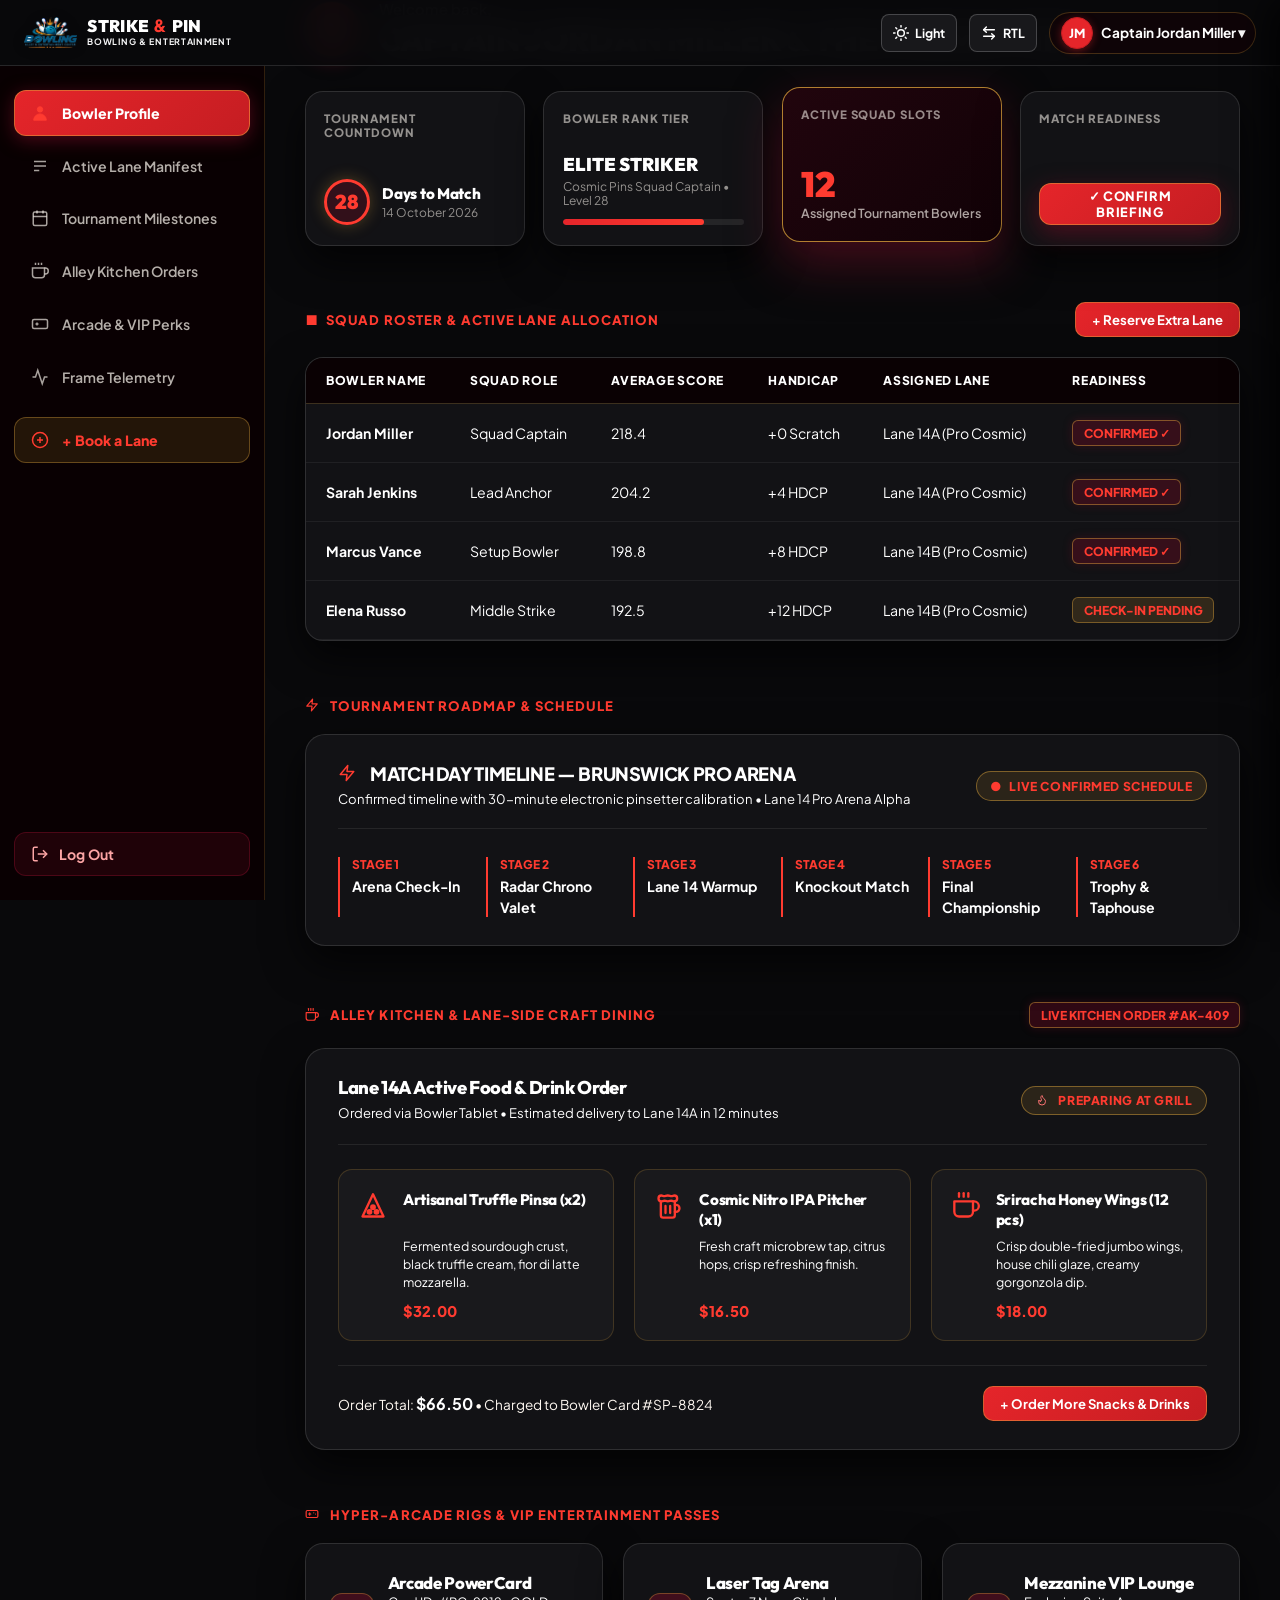
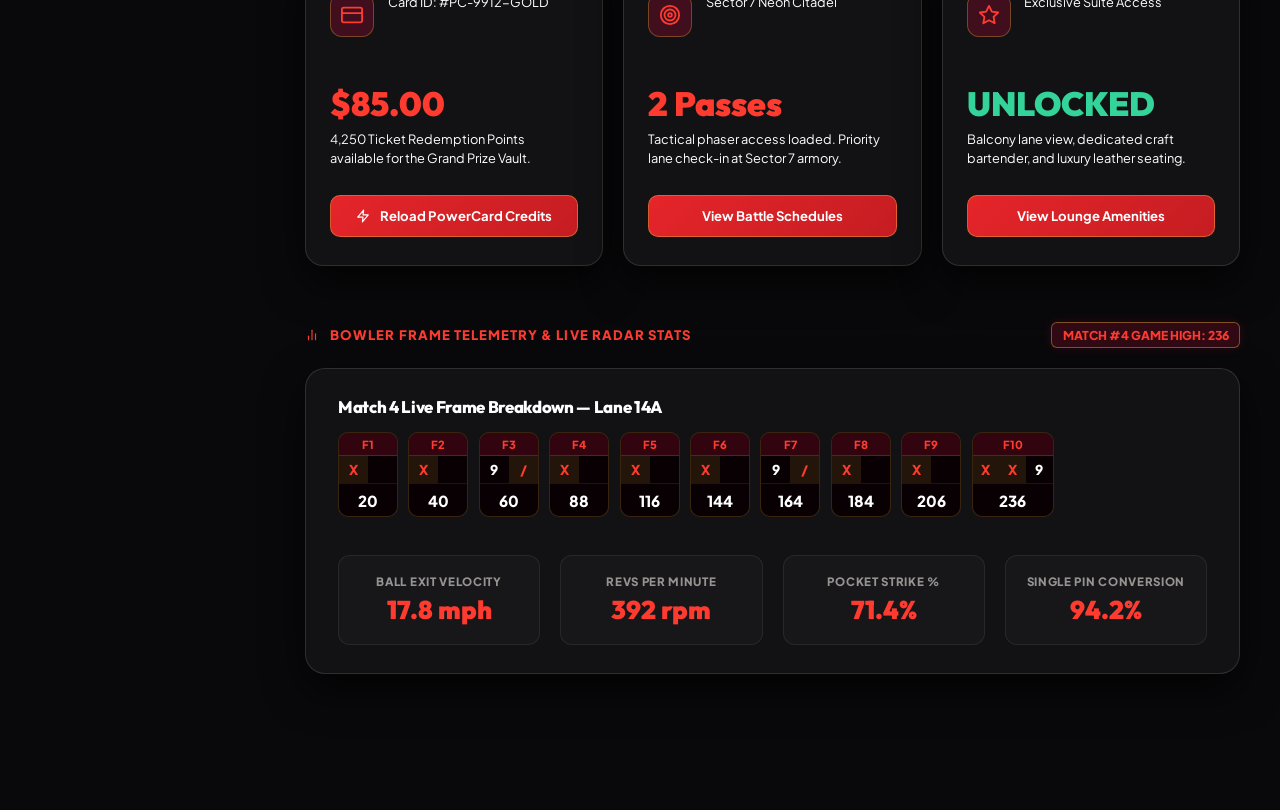
<file: dashboard.html>
<!DOCTYPE html>
<html lang="en" dir="ltr" class="dark">

<head>
  <meta charset="UTF-8">
  <meta name="viewport"
    content="width=device-width, initial-scale=1.0, maximum-scale=1.0, user-scalable=no, viewport-fit=cover">
  <meta name="description"
    content="Strike & Pin Member Dashboard. Manage your bowler profile, tournament milestones, reserved lane sessions, dining orders, arcade passes, and squad roster.">
  <title>Member Dashboard | Strike &amp; Pin Entertainment</title>

  <!-- Favicon -->
  <link rel="icon" type="image/png" href="assets/images/icons/logo.png">

  <!-- Google Fonts Preconnect -->
  <link rel="preconnect" href="https://fonts.googleapis.com">
  <link rel="preconnect" href="https://fonts.gstatic.com" crossorigin>
  <link
    href="https://fonts.googleapis.com/css2?family=Plus+Jakarta+Sans:wght@400;500;600;700;800;900&family=Space+Grotesk:wght@500;700;900&display=swap"
    rel="stylesheet">

  <!-- Core Stylesheets -->
  <link rel="stylesheet" href="assets/css/style.css">
  <link rel="stylesheet" href="assets/css/responsive.css">

  <style>
    /* ==========================================================================
       DASHBOARD BESPOKE COSMIC LUXURY THEME & PERFECT MOBILE RESPONSIVE ENGINE
       ========================================================================== */
    :root {
      --dash-bg: #FFFFFF;
      --dash-burgundy: #E5252A;
      --dash-burgundy-deep: #C51D22;
      --dash-gold: #E5252A;
      --dash-gold-light: #EF4444;
      --dash-card: #FFFFFF;
      --dash-card-border: #E4E4E7;
      --dash-text: #000000;
      --dash-text-sub: #18181B;
      --dash-header-bg: rgba(255, 255, 255, 0.98);
    }

    html.dark {
      --dash-bg: #09090B;
      --dash-burgundy: #E5252A;
      --dash-burgundy-deep: #C51D22;
      --dash-gold: #FF3B30;
      --dash-gold-light: #FF3B30;
      --dash-card: #121215;
      --dash-card-border: rgba(255, 255, 255, 0.12);
      --dash-text: #FFFFFF;
      --dash-text-sub: #F4F4F5;
      --dash-header-bg: rgba(9, 9, 11, 0.96);
    }

    /* Zero Horizontal Overflow Enforced */
    *,
    *::before,
    *::after {
      box-sizing: border-box;
    }

    html,
    body {
      width: 100% !important;
      max-width: 100vw !important;
      overflow-x: hidden !important;
      background-color: var(--dash-bg) !important;
      color: var(--dash-text) !important;
      margin: 0 !important;
      padding: 0 !important;
      font-family: var(--font-body);
    }

    /* Fixed Top Header Bar */
    .dash-header-bar {
      position: fixed !important;
      top: 0 !important;
      left: 0 !important;
      right: 0 !important;
      width: 100% !important;
      max-width: 100vw !important;
      height: 66px !important;
      background: var(--dash-header-bg) !important;
      backdrop-filter: blur(16px) !important;
      -webkit-backdrop-filter: blur(16px) !important;
      border-bottom: 1px solid var(--dash-card-border) !important;
      display: flex !important;
      align-items: center !important;
      justify-content: space-between !important;
      padding: 0 1.5rem !important;
      z-index: 1000 !important;
      box-sizing: border-box !important;
    }

    .dash-header-left {
      display: flex !important;
      align-items: center !important;
      gap: 0.65rem !important;
      min-width: 0 !important;
      flex-shrink: 1 !important;
    }

    .dash-header-left .header-brand {
      display: flex !important;
      align-items: center !important;
      gap: 0.65rem !important;
      text-decoration: none !important;
    }

    .dash-header-left .header-logo-img {
      height: 32px !important;
      width: auto !important;
      flex-shrink: 0 !important;
    }

    .dash-header-left .brand-title {
      font-size: 1.05rem !important;
      font-weight: 900 !important;
      white-space: nowrap !important;
      color: #ffffff !important;
      letter-spacing: 0.02em !important;
    }

    .dash-header-left .brand-title span {
      color: var(--dash-gold) !important;
    }

    .dash-header-left .brand-subtitle {
      font-size: 0.55rem !important;
      color: var(--dash-gold-light) !important;
      letter-spacing: 0.08em !important;
      text-transform: uppercase !important;
      font-weight: 700 !important;
      display: block !important;
      line-height: 1.1 !important;
    }

    .dash-header-right {
      display: flex !important;
      align-items: center !important;
      gap: 0.75rem !important;
      flex-shrink: 0 !important;
    }

    /* Profile Pill in Header */
    .dash-user-pill {
      display: flex !important;
      align-items: center !important;
      gap: 0.5rem !important;
      cursor: pointer !important;
      padding: 0.25rem 0.65rem !important;
      border-radius: 999px !important;
      border: 1px solid rgba(229, 169, 60, 0.25) !important;
      background: rgba(18, 3, 7, 0.7) !important;
      transition: all 0.2s ease !important;
      user-select: none !important;
    }

    .dash-user-pill:hover {
      background: rgba(123, 13, 39, 0.35) !important;
      border-color: rgba(229, 169, 60, 0.55) !important;
    }

    .dash-user-avatar {
      width: 32px !important;
      height: 32px !important;
      min-width: 32px !important;
      min-height: 32px !important;
      border-radius: 50% !important;
      background: linear-gradient(135deg, var(--dash-burgundy), var(--dash-burgundy-deep)) !important;
      border: 1.5px solid rgba(255, 255, 255, 0.4) !important;
      color: #FFFFFF !important;
      font-weight: 900 !important;
      font-size: 0.78rem !important;
      display: flex !important;
      align-items: center !important;
      justify-content: center !important;
      flex-shrink: 0 !important;
      box-shadow: 0 2px 10px rgba(123, 13, 39, 0.5) !important;
    }

    .dash-user-name {
      font-size: 0.85rem !important;
      font-weight: 700 !important;
      color: #ffffff !important;
    }

    .dash-user-dropdown-panel {
      position: absolute !important;
      top: calc(100% + 8px) !important;
      right: 0 !important;
      min-width: 250px !important;
      background: rgba(20, 3, 8, 0.98) !important;
      backdrop-filter: blur(16px) !important;
      -webkit-backdrop-filter: blur(16px) !important;
      border: 1px solid var(--dash-card-border) !important;
      border-radius: 14px !important;
      padding: 0.75rem !important;
      box-shadow: 0 16px 40px rgba(0, 0, 0, 0.9) !important;
      display: none;
      flex-direction: column !important;
      gap: 0.35rem !important;
      z-index: 9999 !important;
    }

    .dash-user-dropdown-panel.show {
      display: flex !important;
      opacity: 1 !important;
      visibility: visible !important;
      animation: dropdownFadeIn 0.2s cubic-bezier(0.16, 1, 0.3, 1) forwards !important;
    }

    .dash-user-dropdown-item {
      display: flex;
      align-items: center;
      gap: 0.65rem;
      padding: 0.55rem 0.75rem;
      font-size: 0.84rem;
      font-weight: 600;
      color: #fff9f2;
      border-radius: 8px;
      text-decoration: none;
      transition: all 0.2s ease;
    }

    .dash-user-dropdown-item:hover {
      background: rgba(123, 13, 39, 0.35);
      color: var(--dash-gold);
    }

    /* Mobile Hamburger Toggle Button in Header */
    .dash-header-bar .mobile-toggle-btn {
      display: none;
      align-items: center !important;
      justify-content: center !important;
      width: 38px !important;
      height: 38px !important;
      min-width: 38px !important;
      min-height: 38px !important;
      border-radius: 10px !important;
      background: rgba(123, 13, 39, 0.45) !important;
      border: 1px solid rgba(229, 169, 60, 0.4) !important;
      color: var(--dash-gold) !important;
      cursor: pointer !important;
      padding: 0 !important;
      transition: all 0.2s ease !important;
    }

    .dash-header-bar .mobile-toggle-btn:hover {
      background: rgba(123, 13, 39, 0.75) !important;
      border-color: var(--dash-gold) !important;
    }

    /* Desktop Sidebar & Main Area Positioning (Desktop Only >= 1101px) */
    @media (min-width: 1101px) {
      .dash-sidebar {
        position: fixed;
        top: 66px;
        left: 0;
        bottom: 0;
        width: 265px;
        background: rgba(10, 1, 3, 0.98) !important;
        border-right: 1px solid rgba(229, 169, 60, 0.18) !important;
        padding: 1.5rem 0.85rem;
        display: flex;
        flex-direction: column;
        justify-content: space-between;
        z-index: 900;
        overflow-y: auto;
      }

      .dash-main-area {
        margin-left: 265px;
        margin-top: 66px;
        padding: 2.5rem 2.5rem 5rem;
        min-height: calc(100vh - 66px);
        width: calc(100% - 265px);
        max-width: calc(100% - 265px);
        background: radial-gradient(circle at 15% 20%, rgba(123, 13, 39, 0.35), transparent 50%),
          radial-gradient(circle at 85% 60%, rgba(229, 169, 60, 0.1), transparent 45%),
          var(--dash-bg) !important;
        color: #fff9f2 !important;
        box-sizing: border-box !important;
      }

      html[dir="ltr"] .dash-sidebar,
      html:not([dir="rtl"]) .dash-sidebar {
        left: 0 !important;
        right: auto !important;
        border-right: 1px solid rgba(229, 169, 60, 0.18) !important;
        border-left: none !important;
      }

      html[dir="ltr"] .dash-main-area,
      html:not([dir="rtl"]) .dash-main-area {
        margin-left: 265px !important;
        margin-right: 0 !important;
        width: calc(100% - 265px) !important;
        max-width: calc(100% - 265px) !important;
      }

      html[dir="rtl"] .dash-sidebar {
        right: 0 !important;
        left: auto !important;
        border-left: 1px solid rgba(229, 169, 60, 0.18) !important;
        border-right: none !important;
      }

      html[dir="rtl"] .dash-main-area {
        margin-right: 265px !important;
        margin-left: 0 !important;
        width: calc(100% - 265px) !important;
        max-width: calc(100% - 265px) !important;
      }
    }

    .dash-sidebar-nav {
      display: flex;
      flex-direction: column;
      gap: 0.45rem;
    }

    .dash-nav-btn {
      display: flex;
      align-items: center;
      justify-content: flex-start !important;
      gap: 0.85rem;
      padding: 0.8rem 1rem;
      border-radius: 12px;
      border: 1px solid transparent;
      background: transparent;
      color: rgba(255, 249, 242, 0.7);
      font-size: 0.88rem;
      font-weight: 600;
      text-decoration: none;
      cursor: pointer;
      transition: all 0.2s ease;
      width: 100%;
      text-align: left;
      white-space: nowrap;
    }

    .dash-nav-btn:hover:not(.active) {
      background: rgba(123, 13, 39, 0.25) !important;
      color: var(--dash-gold) !important;
      border-color: rgba(229, 169, 60, 0.3) !important;
    }

    .dash-nav-btn.active {
      background: linear-gradient(135deg, var(--dash-burgundy), var(--dash-burgundy-deep)) !important;
      border: 1px solid rgba(229, 169, 60, 0.5) !important;
      color: #ffffff !important;
      box-shadow: 0 4px 18px rgba(123, 13, 39, 0.6) !important;
      font-weight: 800 !important;
    }

    .dash-nav-btn.active .dash-nav-icon {
      color: var(--dash-gold) !important;
      stroke: var(--dash-gold) !important;
    }

    .dash-nav-icon {
      width: 18px;
      height: 18px;
      flex-shrink: 0;
      color: rgba(255, 249, 242, 0.65);
    }

    .dash-logout-btn {
      display: flex;
      align-items: center;
      gap: 0.65rem;
      padding: 0.75rem 1rem;
      border-radius: 12px;
      background: rgba(123, 13, 39, 0.2) !important;
      border: 1px solid rgba(123, 13, 39, 0.5) !important;
      color: #fca5a5 !important;
      font-size: 0.88rem;
      font-weight: 700;
      text-decoration: none;
      transition: all 0.2s ease;
      cursor: pointer;
      white-space: nowrap;
    }

    .dash-logout-btn:hover {
      background: var(--dash-burgundy) !important;
      color: #ffffff !important;
      border-color: rgba(229, 169, 60, 0.5) !important;
    }

    /* Base Canvas Style */
    .dash-main-area {
      margin-top: 66px;
      background: radial-gradient(circle at 15% 20%, rgba(123, 13, 39, 0.35), transparent 50%),
        radial-gradient(circle at 85% 60%, rgba(229, 169, 60, 0.1), transparent 45%),
        var(--dash-bg) !important;
      color: #fff9f2 !important;
      box-sizing: border-box !important;
    }

    /* --- Strict LTR / RTL Directional Engine for Buttons & Dropdowns --- */
    html[dir="ltr"] .dash-nav-btn,
    html:not([dir="rtl"]) .dash-nav-btn {
      flex-direction: row !important;
      justify-content: flex-start !important;
      text-align: left !important;
    }

    html[dir="ltr"] .dash-nav-btn .dash-nav-icon,
    html:not([dir="rtl"]) .dash-nav-btn .dash-nav-icon {
      order: 1 !important;
      margin: 0 !important;
    }

    html[dir="ltr"] .dash-nav-btn span,
    html:not([dir="rtl"]) .dash-nav-btn span {
      order: 2 !important;
      margin: 0 !important;
      text-align: left !important;
    }

    html[dir="ltr"] .dash-user-pill,
    html:not([dir="rtl"]) .dash-user-pill {
      flex-direction: row !important;
      justify-content: flex-start !important;
    }

    html[dir="ltr"] .dash-user-avatar,
    html:not([dir="rtl"]) .dash-user-avatar {
      order: 1 !important;
      margin: 0 !important;
    }

    html[dir="ltr"] .dash-user-name,
    html:not([dir="rtl"]) .dash-user-name {
      order: 2 !important;
      margin: 0 !important;
      text-align: left !important;
    }

    html[dir="ltr"] .dash-user-dropdown-panel,
    html:not([dir="rtl"]) .dash-user-dropdown-panel {
      right: 0 !important;
      left: auto !important;
      text-align: left !important;
    }

    html[dir="ltr"] .dash-user-dropdown-item,
    html:not([dir="rtl"]) .dash-user-dropdown-item {
      flex-direction: row !important;
      justify-content: flex-start !important;
      text-align: left !important;
      white-space: nowrap !important;
    }

    html[dir="ltr"] .dash-user-dropdown-item svg,
    html:not([dir="rtl"]) .dash-user-dropdown-item svg {
      order: 1 !important;
      margin: 0 !important;
    }

    html[dir="ltr"] .dash-user-dropdown-item span,
    html:not([dir="rtl"]) .dash-user-dropdown-item span {
      order: 2 !important;
      margin: 0 !important;
      text-align: left !important;
    }

    /* RTL Direction Rules */
    html[dir="rtl"] .dash-nav-btn {
      flex-direction: row-reverse !important;
      justify-content: flex-end !important;
      text-align: right !important;
      gap: 0.85rem !important;
    }

    html[dir="rtl"] .dash-nav-btn .dash-nav-icon {
      order: 2 !important;
      margin: 0 !important;
    }

    html[dir="rtl"] .dash-nav-btn span {
      order: 1 !important;
      margin: 0 !important;
      text-align: right !important;
    }

    html[dir="rtl"] .dash-user-pill {
      flex-direction: row-reverse !important;
      justify-content: flex-end !important;
      gap: 0.5rem !important;
    }

    html[dir="rtl"] .dash-user-avatar {
      order: 2 !important;
      margin: 0 !important;
    }

    html[dir="rtl"] .dash-user-name {
      order: 1 !important;
      margin: 0 !important;
      text-align: right !important;
    }

    html[dir="rtl"] .dash-user-dropdown-panel {
      left: 0 !important;
      right: auto !important;
      text-align: right !important;
    }

    html[dir="rtl"] .dash-user-dropdown-item {
      flex-direction: row-reverse !important;
      justify-content: flex-end !important;
      text-align: right !important;
      gap: 0.65rem !important;
      white-space: nowrap !important;
    }

    html[dir="rtl"] .dash-user-dropdown-item svg {
      order: 2 !important;
      margin: 0 !important;
    }

    html[dir="rtl"] .dash-user-dropdown-item span {
      order: 1 !important;
      margin: 0 !important;
      text-align: right !important;
    }

    html[dir="rtl"] .dash-nav-btn {
      flex-direction: row-reverse !important;
      justify-content: flex-end !important;
      text-align: right !important;
      gap: 0.85rem !important;
    }

    html[dir="rtl"] .dash-nav-btn .dash-nav-icon {
      order: 2 !important;
      margin: 0 !important;
    }

    html[dir="rtl"] .dash-nav-btn span {
      order: 1 !important;
      margin: 0 !important;
      text-align: right !important;
    }

    html[dir="rtl"] .dash-user-pill {
      flex-direction: row-reverse !important;
      justify-content: flex-end !important;
      gap: 0.5rem !important;
    }

    html[dir="rtl"] .dash-user-avatar {
      order: 2 !important;
      margin: 0 !important;
    }

    html[dir="rtl"] .dash-user-name {
      order: 1 !important;
      margin: 0 !important;
      text-align: right !important;
    }

    html[dir="rtl"] .dash-user-dropdown-panel {
      left: 0 !important;
      right: auto !important;
      text-align: right !important;
    }

    html[dir="rtl"] .dash-user-dropdown-item {
      flex-direction: row-reverse !important;
      justify-content: flex-end !important;
      text-align: right !important;
      gap: 0.65rem !important;
      white-space: nowrap !important;
    }

    html[dir="rtl"] .dash-user-dropdown-item svg {
      order: 2 !important;
      margin: 0 !important;
    }

    html[dir="rtl"] .dash-user-dropdown-item span {
      order: 1 !important;
      margin: 0 !important;
      text-align: right !important;
    }

    .dash-section {
      scroll-margin-top: 85px;
      margin-bottom: 3.5rem;
      width: 100% !important;
      max-width: 100% !important;
      box-sizing: border-box !important;
    }

    /* Section Headline Bar */
    .section-headline-bar {
      display: flex;
      justify-content: space-between;
      align-items: center;
      margin-bottom: 1.25rem;
      flex-wrap: wrap;
      gap: 0.75rem;
    }

    .section-eyebrow-tag {
      display: inline-flex;
      align-items: center;
      gap: 0.45rem;
      font-size: 0.82rem;
      font-weight: 800;
      color: var(--dash-gold) !important;
      text-transform: uppercase;
      letter-spacing: 0.08em;
    }

    /* Welcome Banner */
    .dash-welcome-row {
      display: flex;
      align-items: center;
      gap: 1.25rem;
      margin-bottom: 2rem;
    }

    .welcome-avatar-lg {
      width: 54px;
      height: 54px;
      border-radius: 50%;
      background: linear-gradient(135deg, var(--dash-burgundy), var(--dash-burgundy-deep));
      border: 2px solid rgba(229, 169, 60, 0.55);
      color: var(--dash-gold);
      font-weight: 900;
      font-size: 1.3rem;
      display: flex;
      align-items: center;
      justify-content: center;
      flex-shrink: 0;
      box-shadow: 0 4px 18px rgba(123, 13, 39, 0.5);
    }

    .welcome-text-group {
      display: flex;
      flex-direction: column;
    }

    .welcome-sub-greeting {
      font-size: 0.92rem;
      color: rgba(255, 249, 242, 0.6);
      margin-bottom: 0.15rem;
      font-weight: 600;
    }

    .welcome-bowler-title {
      font-family: var(--font-heading);
      font-size: clamp(1.35rem, 2.5vw, 2.1rem);
      font-weight: 900;
      color: #ffffff !important;
      letter-spacing: -0.01em;
      margin: 0;
      line-height: 1.2;
    }

    /* Metric Cards Grid */
    .dash-metrics-grid {
      display: grid;
      grid-template-columns: repeat(4, 1fr);
      gap: 1.15rem;
      margin-bottom: 2.25rem;
      align-items: stretch;
      width: 100% !important;
      box-sizing: border-box !important;
    }

    .dash-metric-card {
      background: var(--dash-card) !important;
      backdrop-filter: blur(16px);
      -webkit-backdrop-filter: blur(16px);
      border: 1px solid var(--dash-card-border) !important;
      border-radius: 18px;
      padding: 1.25rem 1.15rem;
      display: flex;
      flex-direction: column;
      justify-content: space-between;
      height: 100%;
      min-height: 155px;
      box-shadow: 0 16px 40px rgba(0, 0, 0, 0.7) !important;
      color: #fff9f2 !important;
      transition: all 0.25s ease;
      box-sizing: border-box !important;
      min-width: 0 !important;
    }

    .dash-metric-card:hover {
      transform: translateY(-2px);
      box-shadow: 0 20px 48px rgba(0, 0, 0, 0.85);
      border-color: rgba(229, 169, 60, 0.45) !important;
    }

    .dash-metric-card.highlight {
      background: linear-gradient(135deg, rgba(35, 5, 14, 0.95), rgba(18, 2, 7, 0.95)) !important;
      border: 1px solid rgba(229, 169, 60, 0.75) !important;
      box-shadow: 0 20px 50px rgba(123, 13, 39, 0.5) !important;
    }

    .metric-card-header-lbl {
      font-size: 0.72rem;
      font-weight: 800;
      text-transform: uppercase;
      letter-spacing: 0.08em;
      color: rgba(255, 249, 242, 0.55);
      margin-bottom: 0.85rem;
      display: block;
      white-space: normal;
      line-height: 1.25;
      min-height: 18px;
    }

    .countdown-box-content {
      display: flex;
      align-items: center;
      gap: 0.75rem;
      min-width: 0;
    }

    .countdown-ring-circle {
      width: 46px;
      height: 46px;
      border-radius: 50%;
      border: 3px solid var(--dash-gold) !important;
      background: rgba(123, 13, 39, 0.3) !important;
      color: var(--dash-gold) !important;
      display: flex;
      align-items: center;
      justify-content: center;
      font-family: var(--font-heading);
      font-size: 1.25rem;
      font-weight: 900;
      flex-shrink: 0;
      box-shadow: 0 0 16px rgba(229, 169, 60, 0.3) !important;
    }

    .countdown-meta {
      min-width: 0;
      flex: 1 1 auto;
    }

    .countdown-meta h4 {
      font-size: 0.95rem;
      font-weight: 800;
      color: #ffffff;
      margin: 0 0 0.15rem;
      white-space: normal;
      word-break: normal;
      line-height: 1.25;
    }

    .countdown-meta span {
      font-size: 0.75rem;
      color: rgba(255, 249, 242, 0.55);
      white-space: normal;
      word-break: normal;
      line-height: 1.25;
      display: block;
    }

    .rank-tier-title {
      font-family: var(--font-heading);
      font-size: 1.15rem;
      font-weight: 900;
      color: #ffffff;
      margin-bottom: 0.2rem;
      line-height: 1.2;
    }

    .rank-tier-sub {
      font-size: 0.75rem;
      color: rgba(255, 249, 242, 0.55);
      margin-bottom: 0.65rem;
      line-height: 1.2;
    }

    .rank-progress-bar {
      width: 100%;
      height: 6px;
      background: rgba(255, 255, 255, 0.08);
      border-radius: 999px;
      overflow: hidden;
    }

    .rank-progress-fill {
      width: 78%;
      height: 100%;
      background: linear-gradient(90deg, var(--dash-burgundy), var(--dash-gold)) !important;
      border-radius: 999px;
    }

    .squad-count-big {
      font-family: var(--font-heading);
      font-size: 2.2rem;
      font-weight: 900;
      color: var(--dash-gold) !important;
      line-height: 1;
      margin-bottom: 0.25rem;
    }

    .squad-count-sub {
      font-size: 0.78rem;
      color: rgba(255, 249, 242, 0.65);
      font-weight: 600;
      line-height: 1.2;
    }

    .btn-briefing-confirm {
      width: 100%;
      height: 42px;
      padding: 0.65rem 1rem;
      border-radius: 12px;
      border: 1px solid rgba(229, 169, 60, 0.5) !important;
      background: linear-gradient(135deg, var(--dash-burgundy) 0%, var(--dash-burgundy-deep) 100%) !important;
      color: #ffffff !important;
      font-family: var(--font-heading);
      font-size: 0.8rem;
      font-weight: 800;
      letter-spacing: 0.05em;
      text-transform: uppercase;
      cursor: pointer;
      display: flex;
      align-items: center;
      justify-content: center;
      gap: 0.4rem;
      box-shadow: 0 8px 24px rgba(123, 13, 39, 0.55) !important;
      transition: all 0.22s ease;
    }

    .btn-briefing-confirm:hover {
      background: linear-gradient(135deg, #9B1033 0%, #680A20 100%) !important;
      box-shadow: 0 12px 30px rgba(123, 13, 39, 0.75) !important;
      transform: translateY(-2px);
    }

    /* Schedule Roadmap Banner */
    .dash-schedule-banner {
      background: var(--dash-card) !important;
      backdrop-filter: blur(16px);
      -webkit-backdrop-filter: blur(16px);
      border: 1px solid var(--dash-card-border) !important;
      border-radius: 20px;
      padding: 1.75rem 2rem;
      box-shadow: 0 16px 40px rgba(0, 0, 0, 0.7) !important;
      box-sizing: border-box !important;
      width: 100% !important;
    }

    .schedule-banner-top {
      display: flex;
      justify-content: space-between;
      align-items: center;
      flex-wrap: wrap;
      gap: 1rem;
      border-bottom: 1px solid rgba(255, 255, 255, 0.08);
      padding-bottom: 1.15rem;
      margin-bottom: 1.75rem;
    }

    .schedule-title-group h3 {
      font-family: var(--font-heading);
      font-size: 1.15rem;
      font-weight: 800;
      color: #ffffff !important;
      margin-bottom: 0.25rem;
      display: flex;
      align-items: center;
      gap: 0.5rem;
    }

    .schedule-title-group p {
      font-size: 0.82rem;
      color: rgba(255, 249, 242, 0.6) !important;
      margin: 0;
    }

    .live-confirmed-tag {
      background: rgba(229, 169, 60, 0.12) !important;
      border: 1.5px solid rgba(229, 169, 60, 0.45) !important;
      color: var(--dash-gold-light) !important;
      font-size: 0.76rem;
      font-weight: 800;
      padding: 0.35rem 0.85rem;
      border-radius: 999px;
      display: inline-flex;
      align-items: center;
      gap: 0.4rem;
      letter-spacing: 0.05em;
      text-transform: uppercase;
    }

    .schedule-stages-row {
      display: grid;
      grid-template-columns: repeat(6, 1fr);
      gap: 1rem;
      text-align: left;
    }

    .schedule-stage-card {
      border-left: 2px solid var(--dash-gold) !important;
      padding-left: 0.75rem;
    }

    .stage-num-lbl {
      font-size: 0.75rem;
      font-weight: 800;
      color: var(--dash-gold) !important;
      text-transform: uppercase;
      display: block;
      margin-bottom: 0.2rem;
    }

    .stage-name-txt {
      font-size: 0.88rem;
      font-weight: 700;
      color: #ffffff;
    }

    /* Table & Status Pills with Strict Containment */
    .table-scroll-hint {
      display: none;
      font-size: 0.76rem;
      font-weight: 700;
      color: var(--dash-gold);
      margin-bottom: 0.65rem;
      text-transform: uppercase;
      letter-spacing: 0.04em;
    }

    .dash-table-card {
      background: var(--dash-card) !important;
      border: 1px solid var(--dash-card-border) !important;
      border-radius: 18px;
      overflow-x: auto !important;
      -webkit-overflow-scrolling: touch !important;
      width: 100% !important;
      max-width: 100% !important;
      display: block !important;
      box-shadow: 0 16px 40px rgba(0, 0, 0, 0.7) !important;
      box-sizing: border-box !important;
    }

    .dash-roster-table {
      width: 100%;
      min-width: 580px;
      border-collapse: collapse;
    }

    .dash-roster-table th {
      background: rgba(10, 1, 3, 0.95) !important;
      color: var(--dash-gold) !important;
      border-bottom: 1px solid rgba(229, 169, 60, 0.2) !important;
      text-align: left;
      padding: 0.9rem 1.25rem;
      font-size: 0.76rem;
      font-weight: 800;
      text-transform: uppercase;
      letter-spacing: 0.06em;
      white-space: nowrap;
    }

    .dash-roster-table td {
      padding: 1rem 1.25rem;
      font-size: 0.88rem;
      color: rgba(255, 249, 242, 0.8) !important;
      border-bottom: 1px solid rgba(255, 255, 255, 0.06) !important;
      white-space: nowrap;
    }

    .dash-roster-table tr:hover td {
      background: rgba(123, 13, 39, 0.16) !important;
    }

    .status-badge-active {
      background: rgba(123, 13, 39, 0.35) !important;
      border: 1px solid rgba(229, 169, 60, 0.45) !important;
      color: var(--dash-gold-light) !important;
      font-size: 0.76rem;
      font-weight: 800;
      padding: 0.25rem 0.65rem;
      border-radius: 6px;
      text-transform: uppercase;
      display: inline-block;
      box-shadow: 0 0 10px rgba(123, 13, 39, 0.3) !important;
    }

    .status-badge-pending {
      background: rgba(229, 169, 60, 0.15) !important;
      border: 1px solid rgba(229, 169, 60, 0.4) !important;
      color: var(--dash-gold-light) !important;
      font-size: 0.76rem;
      font-weight: 800;
      padding: 0.25rem 0.65rem;
      border-radius: 6px;
      text-transform: uppercase;
      display: inline-block;
    }

    .btn-action-sm {
      display: inline-flex;
      align-items: center;
      gap: 0.4rem;
      padding: 0.5rem 1rem;
      border-radius: 10px;
      background: linear-gradient(135deg, var(--dash-burgundy), var(--dash-burgundy-deep));
      border: 1px solid rgba(229, 169, 60, 0.45);
      color: #ffffff;
      font-size: 0.82rem;
      font-weight: 700;
      text-decoration: none;
      transition: all 0.2s ease;
      white-space: nowrap;
    }

    .btn-action-sm:hover {
      background: linear-gradient(135deg, #9B1033, #680A20);
      color: var(--dash-gold);
      transform: translateY(-1px);
    }

    /* Dining & Kitchen Section Styles */
    .dining-order-card {
      background: var(--dash-card);
      border: 1px solid var(--dash-card-border);
      border-radius: 20px;
      padding: 1.75rem 2rem;
      box-shadow: 0 16px 40px rgba(0, 0, 0, 0.7);
      box-sizing: border-box !important;
      width: 100% !important;
    }

    .dining-order-header {
      display: flex;
      justify-content: space-between;
      align-items: center;
      flex-wrap: wrap;
      gap: 1rem;
      padding-bottom: 1.25rem;
      border-bottom: 1px solid rgba(255, 255, 255, 0.08);
      margin-bottom: 1.5rem;
    }

    .dining-items-grid {
      display: grid;
      grid-template-columns: repeat(3, 1fr);
      gap: 1.25rem;
      margin-bottom: 1.5rem;
      width: 100% !important;
      box-sizing: border-box !important;
    }

    .dining-items-grid {
      display: grid;
      grid-template-columns: repeat(3, 1fr);
      gap: 1.25rem;
      align-items: stretch;
      margin-bottom: 1.5rem;
      width: 100% !important;
      box-sizing: border-box !important;
    }

    .dining-item-pill {
      background: rgba(255, 255, 255, 0.03);
      border: 1px solid rgba(229, 169, 60, 0.2);
      border-radius: 14px;
      padding: 1.25rem;
      display: flex;
      align-items: flex-start;
      gap: 1rem;
      box-sizing: border-box !important;
      min-width: 0 !important;
      height: 100%;
    }

    .dining-item-icon {
      font-size: 1.75rem;
      line-height: 1;
      flex-shrink: 0;
      margin-top: 2px;
    }

    .dining-item-info {
      display: flex;
      flex-direction: column;
      flex: 1 1 auto;
      height: 100%;
    }

    .dining-item-info h5 {
      font-size: 0.95rem;
      font-weight: 800;
      color: #ffffff;
      margin: 0 0 0.35rem;
      min-height: 2.6rem;
      display: flex;
      align-items: flex-start;
      line-height: 1.3;
    }

    .dining-item-info p {
      font-size: 0.78rem;
      color: rgba(255, 249, 242, 0.6);
      margin: 0 0 0.65rem;
      line-height: 1.45;
      min-height: 3.4rem;
      flex: 1 1 auto;
    }

    .dining-item-price {
      display: inline-block;
      margin-top: auto;
      font-size: 0.92rem;
      font-weight: 800;
      color: var(--dash-gold);
    }

    .order-status-bar {
      display: flex;
      align-items: center;
      justify-content: space-between;
      flex-wrap: wrap;
      gap: 1rem;
      padding-top: 1.25rem;
      border-top: 1px solid rgba(255, 255, 255, 0.08);
    }

    /* Arcade & Perks Section Styles */
    .perks-three-grid {
      display: grid;
      grid-template-columns: repeat(3, 1fr);
      gap: 1.25rem;
      width: 100% !important;
      align-items: stretch;
      box-sizing: border-box !important;
    }

    .perk-card {
      background: var(--dash-card);
      border: 1px solid var(--dash-card-border);
      border-radius: 18px;
      padding: 1.75rem 1.5rem;
      box-shadow: 0 16px 40px rgba(0, 0, 0, 0.7);
      display: flex;
      flex-direction: column;
      justify-content: space-between;
      height: 100%;
      box-sizing: border-box !important;
      min-width: 0 !important;
    }

    .perk-card-content {
      display: flex;
      flex-direction: column;
      flex: 1 1 auto;
    }

    .perk-card-top {
      display: flex;
      align-items: center;
      gap: 0.85rem;
      margin-bottom: 1rem;
      min-height: 48px;
    }

    .perk-icon-circle {
      width: 44px;
      height: 44px;
      border-radius: 12px;
      background: rgba(123, 13, 39, 0.45);
      border: 1px solid rgba(229, 169, 60, 0.35);
      display: flex;
      align-items: center;
      justify-content: center;
      font-size: 1.3rem;
      color: var(--dash-gold);
      flex-shrink: 0;
    }

    .perk-title {
      font-size: 1.05rem;
      font-weight: 800;
      color: #ffffff;
      margin: 0;
      line-height: 1.25;
    }

    .perk-sub {
      font-size: 0.78rem;
      color: rgba(255, 249, 242, 0.55);
      margin: 0.15rem 0 0;
    }

    .perk-big-val {
      font-family: var(--font-heading);
      font-size: 2.1rem;
      font-weight: 900;
      color: var(--dash-gold);
      margin: 0.5rem 0 0.35rem;
      min-height: 42px;
      display: flex;
      align-items: center;
    }

    .perk-card p {
      font-size: 0.8rem;
      color: rgba(255, 249, 242, 0.65);
      margin: 0 0 1.25rem;
      line-height: 1.45;
      min-height: 2.8rem;
      flex: 1 1 auto;
    }

    .perk-card .btn-action-sm {
      margin-top: auto !important;
      width: 100%;
      height: 42px;
      display: inline-flex;
      align-items: center;
      justify-content: center;
      font-size: 0.82rem;
      font-weight: 700;
      box-sizing: border-box;
    }

    /* Telemetry Section Styles */
    .telemetry-card {
      background: var(--dash-card);
      border: 1px solid var(--dash-card-border);
      border-radius: 20px;
      padding: 1.75rem 2rem;
      box-shadow: 0 16px 40px rgba(0, 0, 0, 0.7);
      box-sizing: border-box !important;
      width: 100% !important;
    }

    .telemetry-frames-grid {
      display: flex;
      overflow-x: auto !important;
      -webkit-overflow-scrolling: touch !important;
      gap: 0.65rem;
      margin-bottom: 1.75rem;
      padding-bottom: 0.65rem;
      width: 100% !important;
      box-sizing: border-box !important;
    }

    .frame-col-box {
      background: rgba(10, 1, 3, 0.95);
      border: 1px solid rgba(229, 169, 60, 0.22);
      border-radius: 10px;
      text-align: center;
      overflow: hidden;
      min-width: 60px;
      flex-shrink: 0;
    }

    .frame-number-hdr {
      background: rgba(123, 13, 39, 0.35);
      color: var(--dash-gold);
      font-size: 0.7rem;
      font-weight: 800;
      padding: 0.25rem 0;
      border-bottom: 1px solid rgba(229, 169, 60, 0.2);
    }

    .frame-shots-row {
      display: flex;
      height: 28px;
      border-bottom: 1px solid rgba(255, 255, 255, 0.08);
    }

    .frame-shot {
      flex: 1;
      display: flex;
      align-items: center;
      justify-content: center;
      font-size: 0.85rem;
      font-weight: 900;
      color: #ffffff;
    }

    .frame-shot.strike {
      color: var(--dash-gold);
      background: rgba(229, 169, 60, 0.12);
    }

    .frame-score-total {
      padding: 0.4rem 0;
      font-size: 0.95rem;
      font-weight: 900;
      color: #ffffff;
    }

    .telemetry-kpis-grid {
      display: grid;
      grid-template-columns: repeat(4, 1fr);
      gap: 1.25rem;
      width: 100% !important;
      box-sizing: border-box !important;
    }

    .telemetry-kpi-item {
      background: rgba(255, 255, 255, 0.025);
      border: 1px solid rgba(255, 255, 255, 0.07);
      border-radius: 12px;
      padding: 1.1rem;
      text-align: center;
      box-sizing: border-box !important;
    }

    .kpi-lbl {
      font-size: 0.72rem;
      font-weight: 800;
      color: rgba(255, 249, 242, 0.55);
      text-transform: uppercase;
      letter-spacing: 0.06em;
      margin-bottom: 0.25rem;
    }

    .kpi-val {
      font-family: var(--font-heading);
      font-size: 1.6rem;
      font-weight: 900;
      color: var(--dash-gold);
    }

    /* Mobile Drawer with Sidebar Navigation Inside */
    .mobile-drawer-bowler-card {
      background: linear-gradient(135deg, rgba(123, 13, 39, 0.4), rgba(20, 3, 8, 0.95));
      border: 1px solid rgba(229, 169, 60, 0.35);
      border-radius: 16px;
      padding: 1rem;
      display: flex;
      align-items: center;
      gap: 0.85rem;
      margin-bottom: 1.25rem;
    }

    /* Mobile Drawer Theme & RTL Action Bar */
    .drawer-utility-bar {
      display: grid;
      grid-template-columns: 1fr 1fr;
      gap: 0.65rem;
      margin-bottom: 1.25rem;
    }

    .drawer-utility-action-btn {
      display: inline-flex;
      align-items: center;
      justify-content: center;
      gap: 0.5rem;
      padding: 0.65rem 0.75rem;
      border-radius: 12px;
      background: rgba(123, 13, 39, 0.35);
      border: 1px solid rgba(229, 169, 60, 0.4);
      color: var(--dash-gold);
      font-size: 0.82rem;
      font-weight: 700;
      cursor: pointer;
      transition: all 0.2s ease;
      user-select: none;
    }

    .drawer-utility-action-btn:hover {
      background: rgba(123, 13, 39, 0.65);
      border-color: var(--dash-gold);
      color: #ffffff;
    }

    .drawer-nav-group-title {
      font-size: 0.72rem;
      font-weight: 800;
      color: var(--dash-gold);
      text-transform: uppercase;
      letter-spacing: 0.08em;
      margin: 0.85rem 0 0.45rem;
      padding-left: 0.5rem;
    }

    .drawer-dash-link {
      display: flex;
      align-items: center;
      gap: 0.75rem;
      padding: 0.75rem 0.95rem;
      border-radius: 10px;
      color: rgba(255, 249, 242, 0.85);
      font-size: 0.9rem;
      font-weight: 600;
      text-decoration: none;
      transition: all 0.2s ease;
      border: 1px solid transparent;
      margin-bottom: 0.25rem;
    }

    .drawer-dash-link:hover {
      background: rgba(229, 37, 42, 0.15);
      color: #ffffff;
      border-color: rgba(229, 37, 42, 0.35);
    }

    .drawer-dash-link.active {
      background: #E5252A;
      color: #ffffff;
      border-color: #E5252A;
      box-shadow: 0 4px 14px rgba(229, 37, 42, 0.3);
    }

    .drawer-dash-link.active * {
      color: #ffffff !important;
      stroke: #ffffff !important;
    }

    /* ==========================================================================
       MOBILE RESPONSIVE BREAKPOINTS (<= 1100px & <= 768px & <= 480px)
       ========================================================================== */
    @media (max-width: 1100px) {

      /* Hide desktop sidebar on mobile/tablet (it's inside mobile menu drawer) */
      .dash-sidebar {
        display: none !important;
      }

      html[dir="ltr"] .dash-main-area,
      html[dir="rtl"] .dash-main-area,
      html:not([dir="rtl"]) .dash-main-area,
      .dash-main-area {
        margin-left: 0 !important;
        margin-right: 0 !important;
        width: 100% !important;
        max-width: 100% !important;
        padding: 1.75rem 1.25rem 4rem !important;
      }

      /* Mobile Header: Clean Logo + Brand Name with small subtitle text; No profile icon! */
      .dash-header-bar {
        padding: 0 1rem !important;
      }

      .dash-header-left .brand-subtitle {
        display: block !important;
        font-size: 0.54rem !important;
        color: var(--dash-gold-light, #FCD68A) !important;
        letter-spacing: 0.08em !important;
        text-transform: uppercase !important;
        font-weight: 700 !important;
        white-space: nowrap !important;
        line-height: 1.1 !important;
        margin-top: 1px !important;
      }

      .dash-header-right .utility-btn {
        display: none !important;
      }

      .dash-user-pill,
      .dash-user-dropdown-panel {
        display: none !important;
      }

      .dash-header-bar .mobile-toggle-btn {
        display: inline-flex !important;
      }

      .dash-metrics-grid {
        grid-template-columns: repeat(4, 1fr) !important;
        gap: 1rem !important;
      }

      .schedule-stages-row {
        grid-template-columns: repeat(3, 1fr) !important;
        gap: 1rem !important;
      }
    }

    @media (max-width: 860px) {
      .dash-metrics-grid {
        grid-template-columns: repeat(2, 1fr) !important;
        gap: 0.85rem !important;
      }
    }

    @media (max-width: 768px) {
      .table-scroll-hint {
        display: block !important;
      }

      .dash-main-area {
        padding: 1.25rem 0.85rem 3.5rem !important;
      }

      .dash-welcome-row {
        gap: 0.85rem !important;
        margin-bottom: 1.25rem !important;
      }

      .welcome-avatar-lg {
        width: 44px !important;
        height: 44px !important;
        font-size: 1.1rem !important;
      }

      .welcome-sub-greeting {
        font-size: 0.8rem !important;
      }

      .welcome-bowler-title {
        font-size: 1.2rem !important;
      }

      /* SINGLE COLUMN METRICS CARDS: NO MORE SQUISHED TEXT! */
      .dash-metrics-grid {
        grid-template-columns: 1fr !important;
        gap: 0.85rem !important;
      }

      .dash-metric-card {
        padding: 1.25rem !important;
      }

      .schedule-stages-row {
        grid-template-columns: 1fr !important;
        gap: 0.75rem !important;
      }

      .dining-items-grid,
      .perks-three-grid {
        grid-template-columns: 1fr !important;
        gap: 0.85rem !important;
      }

      .dining-order-card,
      .telemetry-card,
      .dash-schedule-banner {
        padding: 1.25rem 1rem !important;
      }

      .telemetry-kpis-grid {
        grid-template-columns: repeat(2, 1fr) !important;
        gap: 0.75rem !important;
      }
    }

    @media (max-width: 480px) {
      .dash-header-left .brand-subtitle {
        display: block !important;
        font-size: 0.50rem !important;
        color: var(--dash-gold-light, #FCD68A) !important;
        letter-spacing: 0.06em !important;
        text-transform: uppercase !important;
        font-weight: 700 !important;
        white-space: nowrap !important;
        line-height: 1.1 !important;
      }

      .dash-header-left .brand-title {
        font-size: 0.95rem !important;
      }

      .telemetry-kpis-grid {
        grid-template-columns: 1fr !important;
      }
    }

    /* Dedicated Dashboard Light Mode High-Contrast Engine */
    html:not(.dark) .dash-body,
    html:not(.dark) .dash-main-area {
      background: #F8F9FA !important;
      color: #111827 !important;
    }

    html:not(.dark) .dash-sidebar {
      background: #FFFFFF !important;
      border-right: 1px solid #E4E4E7 !important;
      box-shadow: 2px 0 12px rgba(0, 0, 0, 0.03) !important;
    }

    html:not(.dark) .dash-nav-btn {
      color: #18181B !important;
    }

    html:not(.dark) .dash-nav-btn .dash-nav-icon {
      color: #71717A !important;
    }

    html:not(.dark) .dash-nav-btn:hover:not(.active) {
      background: #F4F4F5 !important;
      color: #E5252A !important;
    }

    html:not(.dark) .dash-nav-btn.active {
      background: #E5252A !important;
      border-color: #E5252A !important;
      color: #FFFFFF !important;
    }

    html:not(.dark) .dash-nav-btn.active * {
      color: #FFFFFF !important;
      stroke: #FFFFFF !important;
    }

    /* Mobile Navigation Drawer in Light Mode (360px, 768px, 1024px) */
    html:not(.dark) .mobile-drawer {
      background: #FFFFFF !important;
      border-color: #E4E4E7 !important;
    }

    html:not(.dark) .mobile-drawer-close {
      background: #F4F4F5 !important;
      border: 1px solid #D4D4D8 !important;
      color: #18181B !important;
    }

    html:not(.dark) .mobile-drawer-close svg {
      stroke: #18181B !important;
    }

    html:not(.dark) .mobile-drawer-close:hover {
      background: #E5252A !important;
      border-color: #E5252A !important;
      color: #FFFFFF !important;
    }

    html:not(.dark) .mobile-drawer-close:hover svg {
      stroke: #FFFFFF !important;
    }

    html:not(.dark) .mobile-drawer-bowler-card {
      background: #F4F4F5 !important;
      border: 1px solid #E4E4E7 !important;
    }

    html:not(.dark) .mobile-drawer-bowler-card strong {
      color: #111827 !important;
    }

    html:not(.dark) .mobile-drawer-bowler-card span {
      color: #E5252A !important;
    }

    html:not(.dark) .drawer-utility-action-btn {
      background: #F4F4F5 !important;
      border: 1px solid #E4E4E7 !important;
      color: #18181B !important;
    }

    html:not(.dark) .drawer-utility-action-btn * {
      color: #18181B !important;
      stroke: #18181B !important;
    }

    html:not(.dark) .drawer-utility-action-btn:hover {
      background: rgba(229, 37, 42, 0.08) !important;
      border-color: #E5252A !important;
      color: #E5252A !important;
    }

    html:not(.dark) .drawer-utility-action-btn:hover * {
      color: #E5252A !important;
      stroke: #E5252A !important;
    }

    html:not(.dark) .drawer-nav-group-title {
      color: #E5252A !important;
      font-weight: 800 !important;
    }

    html:not(.dark) .drawer-dash-link {
      color: #18181B !important;
      background: transparent !important;
      border-color: transparent !important;
    }

    html:not(.dark) .drawer-dash-link span {
      color: #18181B !important;
      font-weight: 600 !important;
    }

    html:not(.dark) .drawer-dash-link svg {
      color: #71717A !important;
      stroke: #71717A !important;
    }

    html:not(.dark) .drawer-dash-link:hover:not(.active) {
      background: #F4F4F5 !important;
      border-color: #E4E4E7 !important;
      color: #E5252A !important;
    }

    html:not(.dark) .drawer-dash-link:hover:not(.active) span,
    html:not(.dark) .drawer-dash-link:hover:not(.active) svg {
      color: #E5252A !important;
      stroke: #E5252A !important;
    }

    html:not(.dark) .drawer-dash-link.active {
      background: #E5252A !important;
      border-color: #E5252A !important;
      color: #FFFFFF !important;
      box-shadow: 0 4px 14px rgba(229, 37, 42, 0.25) !important;
    }

    html:not(.dark) .drawer-dash-link.active span,
    html:not(.dark) .drawer-dash-link.active svg,
    html:not(.dark) .drawer-dash-link.active * {
      color: #FFFFFF !important;
      stroke: #FFFFFF !important;
    }

    html:not(.dark) .drawer-dash-link[href="book-lane.html"],
    html:not(.dark) .dash-nav-btn[href="book-lane.html"] {
      background: rgba(229, 37, 42, 0.08) !important;
      border: 1px solid rgba(229, 37, 42, 0.35) !important;
      color: #E5252A !important;
    }

    html:not(.dark) .drawer-dash-link[href="book-lane.html"] *,
    html:not(.dark) .dash-nav-btn[href="book-lane.html"] * {
      color: #E5252A !important;
      stroke: #E5252A !important;
    }

    html:not(.dark) .drawer-dash-link[href="book-lane.html"]:hover,
    html:not(.dark) .dash-nav-btn[href="book-lane.html"]:hover {
      background: #E5252A !important;
      border-color: #C51D22 !important;
      color: #FFFFFF !important;
    }

    html:not(.dark) .drawer-dash-link[href="book-lane.html"]:hover *,
    html:not(.dark) .dash-nav-btn[href="book-lane.html"]:hover * {
      color: #FFFFFF !important;
      stroke: #FFFFFF !important;
    }

    html:not(.dark) .dash-logout-btn {
      background: #FEE2E2 !important;
      border: 1px solid #FCA5A5 !important;
      color: #DC2626 !important;
    }

    html:not(.dark) .dash-logout-btn *,
    html:not(.dark) .dash-logout-btn svg {
      color: #DC2626 !important;
      stroke: #DC2626 !important;
    }

    html:not(.dark) .dash-logout-btn:hover {
      background: #DC2626 !important;
      border-color: #B91C1C !important;
      color: #FFFFFF !important;
    }

    html:not(.dark) .dash-logout-btn:hover *,
    html:not(.dark) .dash-logout-btn:hover svg {
      color: #FFFFFF !important;
      stroke: #FFFFFF !important;
    }

    html:not(.dark) .dash-header-bar {
      background: #FFFFFF !important;
      border-bottom: 1px solid #E4E4E7 !important;
    }

    html:not(.dark) .dash-header-bar .brand-title {
      color: #000000 !important;
    }

    html:not(.dark) .dash-header-bar .brand-subtitle {
      color: #4B5563 !important;
    }

    html:not(.dark) .dash-user-pill {
      background: #F4F4F5 !important;
      border: 1px solid #E4E4E7 !important;
      color: #18181B !important;
    }

    html:not(.dark) .dash-user-avatar {
      background: #E5252A !important;
      border: 1.5px solid #C51D22 !important;
      color: #FFFFFF !important;
      font-weight: 900 !important;
    }

    html:not(.dark) .dash-user-name {
      color: #18181B !important;
    }

    html:not(.dark) .welcome-sub-greeting {
      color: #4B5563 !important;
    }

    html:not(.dark) .welcome-bowler-title {
      color: #000000 !important;
    }

    html:not(.dark) .welcome-avatar-lg {
      background: #E5252A !important;
      border-color: #E5252A !important;
      color: #FFFFFF !important;
      font-weight: 900 !important;
    }

    /* 4 Metric Cards */
    html:not(.dark) .dash-metric-card {
      background: #FFFFFF !important;
      border: 1px solid #E4E4E7 !important;
      box-shadow: 0 4px 16px rgba(0, 0, 0, 0.04) !important;
      color: #18181B !important;
    }

    html:not(.dark) .metric-card-header-lbl {
      color: #18181B !important;
      font-weight: 800 !important;
    }

    html:not(.dark) .countdown-meta h4 {
      color: #000000 !important;
      font-weight: 800 !important;
    }

    html:not(.dark) .countdown-meta span {
      color: #4B5563 !important;
      font-weight: 600 !important;
    }

    html:not(.dark) .countdown-ring-circle {
      background: #FEF2F2 !important;
      border: 3px solid #E5252A !important;
      color: #E5252A !important;
      box-shadow: 0 0 12px rgba(229, 37, 42, 0.15) !important;
    }

    html:not(.dark) .rank-tier-title {
      color: #000000 !important;
      font-weight: 900 !important;
      font-size: 1.15rem !important;
    }

    html:not(.dark) .rank-tier-sub {
      color: #4B5563 !important;
      font-weight: 600 !important;
      font-size: 0.8rem !important;
    }

    html:not(.dark) .rank-progress-bar {
      background: #E4E4E7 !important;
    }

    html:not(.dark) .rank-progress-fill {
      background: #E5252A !important;
    }

    html:not(.dark) .dash-metric-card.highlight {
      background: linear-gradient(135deg, #180308, #2a050f) !important;
      border: 1px solid rgba(229, 37, 42, 0.5) !important;
    }

    html:not(.dark) .dash-metric-card.highlight .metric-card-header-lbl {
      color: #D4D4D8 !important;
      font-weight: 800 !important;
    }

    html:not(.dark) .dash-metric-card.highlight .squad-count-big {
      color: #FF3B30 !important;
      font-weight: 900 !important;
    }

    html:not(.dark) .dash-metric-card.highlight .squad-count-sub {
      color: #FFFFFF !important;
      font-weight: 600 !important;
    }

    html:not(.dark) .btn-briefing-confirm {
      background: #E5252A !important;
      border-color: #E5252A !important;
      color: #FFFFFF !important;
    }

    html:not(.dark) .btn-briefing-confirm * {
      color: #FFFFFF !important;
    }

    /* Roster Table */
    html:not(.dark) .section-headline-bar .section-eyebrow-tag {
      color: #E5252A !important;
      font-weight: 800 !important;
    }

    html:not(.dark) .dash-table-card {
      background: #FFFFFF !important;
      border: 1px solid #E4E4E7 !important;
      box-shadow: 0 4px 16px rgba(0, 0, 0, 0.04) !important;
    }

    html:not(.dark) .dash-roster-table thead th {
      background: #F4F4F5 !important;
      color: #111827 !important;
      font-weight: 800 !important;
      border-bottom: 2px solid #E4E4E7 !important;
    }

    html:not(.dark) .dash-roster-table tbody td {
      background: #FFFFFF !important;
      color: #18181B !important;
      border-bottom: 1px solid #E4E4E7 !important;
    }

    html:not(.dark) .dash-roster-table tbody td strong,
    html:not(.dark) .bowler-strong-name {
      color: #000000 !important;
      font-weight: 700 !important;
    }

    /* Dining Card */
    html:not(.dark) .dining-order-card {
      background: #FFFFFF !important;
      border: 1px solid #E4E4E7 !important;
      box-shadow: 0 4px 18px rgba(0, 0, 0, 0.04) !important;
    }

    html:not(.dark) .dining-order-header h4,
    html:not(.dark) .dining-order-title {
      color: #000000 !important;
      font-weight: 800 !important;
    }

    html:not(.dark) .dining-order-header p,
    html:not(.dark) .dining-order-desc {
      color: #4B5563 !important;
      font-weight: 500 !important;
    }

    html:not(.dark) .dining-item-pill {
      background: #F8F9FA !important;
      border: 1px solid #E4E4E7 !important;
    }

    html:not(.dark) .dining-item-info h5 {
      color: #000000 !important;
      font-weight: 800 !important;
    }

    html:not(.dark) .dining-item-info p {
      color: #4B5563 !important;
      font-weight: 500 !important;
    }

    html:not(.dark) .dining-item-price {
      color: #E5252A !important;
      font-weight: 900 !important;
    }

    html:not(.dark) .order-status-bar {
      border-top: 1px solid #E4E4E7 !important;
    }

    html:not(.dark) .order-status-bar div,
    html:not(.dark) .order-total-text {
      color: #18181B !important;
      font-weight: 600 !important;
    }

    html:not(.dark) .order-status-bar strong,
    html:not(.dark) .order-total-amount {
      color: #000000 !important;
      font-weight: 900 !important;
    }

    /* Telemetry KPI Cards */
    html:not(.dark) .telemetry-kpi-item {
      background: #F8F9FA !important;
      border: 1px solid #E4E4E7 !important;
    }

    html:not(.dark) .kpi-lbl {
      color: #18181B !important;
      font-weight: 800 !important;
    }

    html:not(.dark) .kpi-val {
      color: #E5252A !important;
      font-weight: 900 !important;
    }
  </style>
</head>

<body class="dash-body antialiased">

  <!-- ==========================================================================
       BRANDED PRELOADER
       ========================================================================== -->
  <div id="preloader" role="status" aria-label="Loading Strike & Pin Center">
    <div class="loader-content">
      <div class="loader-brand">
        <img src="assets/images/icons/logo.png" alt="Strike & Pin Bowling Logo" class="loader-logo-img">
        <div class="brand-text-group">
          <span class="brand-title">Strike<span>&</span>Pin</span>
          <span class="brand-subtitle">Bowling & Entertainment</span>
        </div>
      </div>
      <div class="loader-pin-indicator" aria-hidden="true">
        <span class="loader-dot"></span>
        <span class="loader-dot"></span>
        <span class="loader-dot"></span>
      </div>
    </div>
  </div>

  <!-- ==========================================================================
       TOP FIXED HEADER BAR
       Mobile: Brand Name + Logo (Left) | Profile Icon + Menu Toggle (Right)
       Desktop: Full Brand (Left) | Theme + RTL + Profile Pill (Right)
       ========================================================================== -->
  <header class="dash-header-bar" role="banner">

    <!-- Left: Brand Logo + Name -->
    <div class="dash-header-left">
      <a href="index.html" class="header-brand" aria-label="Strike & Pin Homepage">
        <img src="assets/images/icons/logo.png" alt="Strike & Pin Logo" class="header-logo-img">
        <div class="brand-text-group">
          <span class="brand-title">Strike<span>&</span>Pin</span>
          <span class="brand-subtitle">Bowling &amp; Entertainment</span>
        </div>
      </a>
    </div>

    <!-- Right: Profile Icon + Menu Button (Mobile) & Theme Utilities (Desktop) -->
    <div class="dash-header-right">

      <!-- Dark Mode Toggle (Desktop only) -->
      <button type="button" class="utility-btn dark-mode-toggle" aria-label="Toggle dark mode" aria-pressed="true">
        <svg viewBox="0 0 24 24" fill="none" stroke="currentColor" stroke-linecap="round" stroke-linejoin="round"
          aria-hidden="true">
          <circle cx="12" cy="12" r="5"></circle>
          <line x1="12" y1="1" x2="12" y2="3"></line>
          <line x1="12" y1="21" x2="12" y2="23"></line>
          <line x1="4.22" y1="4.22" x2="5.64" y2="5.64"></line>
          <line x1="18.36" y1="18.36" x2="19.78" y2="19.78"></line>
          <line x1="1" y1="12" x2="3" y2="12"></line>
          <line x1="21" y1="12" x2="23" y2="12"></line>
          <line x1="4.22" y1="19.78" x2="5.64" y2="18.36"></line>
          <line x1="18.36" y1="5.64" x2="19.78" y2="4.22"></line>
        </svg>
        <span class="utility-label">Theme</span>
      </button>

      <!-- RTL Toggle (Desktop only) -->
      <button type="button" class="utility-btn rtl-toggle-btn" aria-label="Toggle text direction (RTL/LTR)">
        <svg viewBox="0 0 24 24" fill="none" stroke="currentColor" stroke-width="2.2" stroke-linecap="round"
          stroke-linejoin="round" aria-hidden="true">
          <path d="M8 3L4 7l4 4"></path>
          <path d="M4 7h16"></path>
          <path d="M16 21l4-4-4-4"></path>
          <path d="M20 17H4"></path>
        </svg>
        <span class="utility-label dir-label-text">RTL</span>
      </button>

      <!-- Member Profile Icon Pill (With Dropdown on Click) -->
      <div class="relative" style="position: relative;">
        <div class="dash-user-pill" id="dashUserDropdown" role="button" tabindex="0" aria-label="User Profile Menu"
          aria-haspopup="true" aria-expanded="false">
          <div class="dash-user-avatar">JM</div>
          <span class="dash-user-name">Captain Jordan Miller ▾</span>
        </div>
        <div class="dash-user-dropdown-panel" id="dashUserMenu" role="menu">
          <div
            style="padding: 0.5rem 0.75rem; border-bottom: 1px solid rgba(229, 169, 60, 0.25); margin-bottom: 0.35rem;">
            <strong style="color: #ffffff; font-size: 0.82rem; display: block;">Jordan Miller</strong>
            <span style="font-size: 0.75rem; color: #FCD68A;">ID: #SP-8824-VIP • Squad Captain</span>
          </div>
          <a href="#profile" class="dash-user-dropdown-item" role="menuitem">
            <svg viewBox="0 0 24 24" fill="none" stroke="currentColor" stroke-width="2" stroke-linecap="round" stroke-linejoin="round" width="16" height="16" aria-hidden="true"><path d="M20 21v-2a4 4 0 0 0-4-4H8a4 4 0 0 0-4 4v2"></path><circle cx="12" cy="7" r="4"></circle></svg>
            <span>Bowler Profile</span>
          </a>
          <a href="#lanes" class="dash-user-dropdown-item" role="menuitem">
            <svg viewBox="0 0 24 24" fill="none" stroke="currentColor" stroke-width="2" stroke-linecap="round" stroke-linejoin="round" width="16" height="16" aria-hidden="true"><path d="M4 6h16M4 12h16M4 18h7"></path></svg>
            <span>Active Lane Manifest</span>
          </a>
          <a href="#milestones" class="dash-user-dropdown-item" role="menuitem">
            <svg viewBox="0 0 24 24" fill="none" stroke="currentColor" stroke-width="2" stroke-linecap="round" stroke-linejoin="round" width="16" height="16" aria-hidden="true"><path d="M6 9H4.5a2.5 2.5 0 0 1 0-5H6"></path><path d="M18 9h1.5a2.5 2.5 0 0 0 0-5H18"></path><path d="M4 22h16"></path><path d="M10 14.66V17c0 .55-.45 1-1 1H8c-.55 0-1 .45-1 1v1c0 .55.45 1 1 1h8c.55 0 1-.45 1-1v-1c0-.55-.45-1-1-1h-1c-.55 0-1-.45-1-1v-2.34"></path><path d="M18 4H6v7a6 6 0 0 0 12 0V4z"></path></svg>
            <span>Tournament Milestones</span>
          </a>
          <a href="#dining" class="dash-user-dropdown-item" role="menuitem">
            <svg viewBox="0 0 24 24" fill="none" stroke="currentColor" stroke-width="2" stroke-linecap="round" stroke-linejoin="round" width="16" height="16" aria-hidden="true"><path d="M18 8h1a4 4 0 0 1 0 8h-1"></path><path d="M2 8h16v9a4 4 0 0 1-4 4H6a4 4 0 0 1-4-4V8z"></path><line x1="6" y1="1" x2="6" y2="4"></line><line x1="10" y1="1" x2="10" y2="4"></line><line x1="14" y1="1" x2="14" y2="4"></line></svg>
            <span>Alley Kitchen Orders</span>
          </a>
          <a href="#arcade" class="dash-user-dropdown-item" role="menuitem">
            <svg viewBox="0 0 24 24" fill="none" stroke="currentColor" stroke-width="2" stroke-linecap="round" stroke-linejoin="round" width="16" height="16" aria-hidden="true"><rect x="2" y="6" width="20" height="12" rx="2"></rect><path d="M6 12h4m-2-2v4m10-2h.01m-3-2h.01"></path></svg>
            <span>Arcade &amp; VIP Perks</span>
          </a>
          <a href="#telemetry" class="dash-user-dropdown-item" role="menuitem">
            <svg viewBox="0 0 24 24" fill="none" stroke="currentColor" stroke-width="2" stroke-linecap="round" stroke-linejoin="round" width="16" height="16" aria-hidden="true"><line x1="18" y1="20" x2="18" y2="10"></line><line x1="12" y1="20" x2="12" y2="4"></line><line x1="6" y1="20" x2="6" y2="14"></line></svg>
            <span>Frame Telemetry</span>
          </a>
          <a href="book-lane.html" class="dash-user-dropdown-item" role="menuitem">
            <svg viewBox="0 0 24 24" fill="none" stroke="currentColor" stroke-width="2" stroke-linecap="round" stroke-linejoin="round" width="16" height="16" aria-hidden="true"><polygon points="13 2 3 14 12 14 11 22 21 10 12 10 13 2"></polygon></svg>
            <span>Quick Lane Booking</span>
          </a>
          <div style="border-top: 1px solid rgba(255, 255, 255, 0.08); margin-top: 0.35rem; padding-top: 0.35rem;">
            <a href="index.html" class="dash-user-dropdown-item" style="color: #fca5a5; font-weight: 700;"
              role="menuitem">
              <svg viewBox="0 0 24 24" fill="none" stroke="currentColor" stroke-width="2" stroke-linecap="round" stroke-linejoin="round" width="16" height="16" aria-hidden="true" style="color: #fca5a5;"><path d="M9 21H5a2 2 0 0 1-2-2V5a2 2 0 0 1 2-2h4"></path><polyline points="16 17 21 12 16 7"></polyline><line x1="21" y1="12" x2="9" y2="12"></line></svg>
              <span>Sign Out</span>
            </a>
          </div>
        </div>
      </div>

      <!-- Mobile Hamburger Button (Strictly Visible on Mobile Header Right!) -->
      <button type="button" class="mobile-toggle-btn" id="mobileMenuToggle" aria-label="Open Navigation Menu">
        <svg viewBox="0 0 24 24" fill="none" stroke="currentColor" stroke-width="2.2" stroke-linecap="round"
          stroke-linejoin="round" aria-hidden="true" width="22" height="22">
          <line x1="3" y1="6" x2="21" y2="6"></line>
          <line x1="3" y1="12" x2="21" y2="12"></line>
          <line x1="3" y1="18" x2="21" y2="18"></line>
        </svg>
      </button>

    </div>

  </header>

  <!-- ==========================================================================
       MOBILE DRAWER: SIDEBAR BUTTONS TUCKED INSIDE HERE!
       ========================================================================== -->
  <div class="mobile-drawer-backdrop" id="mobileDrawerBackdrop" aria-hidden="true"></div>
  <aside class="mobile-drawer" id="mobileDrawer" aria-label="Mobile Navigation" role="dialog" aria-modal="true">

    <div class="mobile-drawer-header">
      <div class="header-brand">
        <img src="assets/images/icons/logo.png" alt="Strike & Pin Logo" class="header-logo-img">
        <div class="brand-text-group">
          <span class="brand-title">Strike<span>&</span>Pin</span>
          <span class="brand-subtitle">Bowling &amp; Entertainment</span>
        </div>
      </div>
      <button type="button" class="mobile-drawer-close" id="mobileDrawerClose" aria-label="Close navigation menu">
        <svg viewBox="0 0 24 24" width="20" height="20" fill="none" stroke="currentColor" stroke-width="2.2"
          stroke-linecap="round" stroke-linejoin="round" aria-hidden="true">
          <line x1="18" y1="6" x2="6" y2="18"></line>
          <line x1="6" y1="6" x2="18" y2="18"></line>
        </svg>
      </button>
    </div>

    <div class="mobile-drawer-content">

      <!-- Bowler Profile Mini Card -->
      <div class="mobile-drawer-bowler-card">
        <div class="dash-user-avatar">JM</div>
        <div>
          <strong style="color: #ffffff; font-size: 0.88rem; display: block;">Captain Jordan Miller</strong>
          <span style="font-size: 0.74rem; color: var(--dash-gold); font-weight: 700;">VIP Bowler #SP-8824 • Lvl
            28</span>
        </div>
      </div>



      <!-- DASHBOARD SIDEBAR BUTTONS TUCKED INSIDE MOBILE DRAWER -->
      <div class="drawer-nav-group-title">Bowler Dashboard Sections</div>
      <a href="#profile" class="drawer-dash-link active" data-dash-nav="profile">
        <svg viewBox="0 0 24 24" fill="none" stroke="currentColor" stroke-width="2" stroke-linecap="round" stroke-linejoin="round" width="16" height="16" aria-hidden="true"><path d="M20 21v-2a4 4 0 0 0-4-4H8a4 4 0 0 0-4 4v2"></path><circle cx="12" cy="7" r="4"></circle></svg>
        <span>Bowler Profile</span>
      </a>
      <a href="#lanes" class="drawer-dash-link" data-dash-nav="lanes">
        <svg viewBox="0 0 24 24" fill="none" stroke="currentColor" stroke-width="2" stroke-linecap="round" stroke-linejoin="round" width="16" height="16" aria-hidden="true"><path d="M4 6h16M4 12h16M4 18h7"></path></svg>
        <span>Active Lane Manifest</span>
      </a>
      <a href="#milestones" class="drawer-dash-link" data-dash-nav="milestones">
        <svg viewBox="0 0 24 24" fill="none" stroke="currentColor" stroke-width="2" stroke-linecap="round" stroke-linejoin="round" width="16" height="16" aria-hidden="true"><path d="M6 9H4.5a2.5 2.5 0 0 1 0-5H6"></path><path d="M18 9h1.5a2.5 2.5 0 0 0 0-5H18"></path><path d="M4 22h16"></path><path d="M10 14.66V17c0 .55-.45 1-1 1H8c-.55 0-1 .45-1 1v1c0 .55.45 1 1 1h8c.55 0 1-.45 1-1v-1c0-.55-.45-1-1-1h-1c-.55 0-1-.45-1-1v-2.34"></path><path d="M18 4H6v7a6 6 0 0 0 12 0V4z"></path></svg>
        <span>Tournament Milestones</span>
      </a>
      <a href="#dining" class="drawer-dash-link" data-dash-nav="dining">
        <svg viewBox="0 0 24 24" fill="none" stroke="currentColor" stroke-width="2" stroke-linecap="round" stroke-linejoin="round" width="16" height="16" aria-hidden="true"><path d="M18 8h1a4 4 0 0 1 0 8h-1"></path><path d="M2 8h16v9a4 4 0 0 1-4 4H6a4 4 0 0 1-4-4V8z"></path><line x1="6" y1="1" x2="6" y2="4"></line><line x1="10" y1="1" x2="10" y2="4"></line><line x1="14" y1="1" x2="14" y2="4"></line></svg>
        <span>Alley Kitchen &amp; Dining</span>
      </a>
      <a href="#arcade" class="drawer-dash-link" data-dash-nav="arcade">
        <svg viewBox="0 0 24 24" fill="none" stroke="currentColor" stroke-width="2" stroke-linecap="round" stroke-linejoin="round" width="16" height="16" aria-hidden="true"><rect x="2" y="6" width="20" height="12" rx="2"></rect><path d="M6 12h4m-2-2v4m10-2h.01m-3-2h.01"></path></svg>
        <span>Arcade &amp; VIP Perks</span>
      </a>
      <a href="#telemetry" class="drawer-dash-link" data-dash-nav="telemetry">
        <svg viewBox="0 0 24 24" fill="none" stroke="currentColor" stroke-width="2" stroke-linecap="round" stroke-linejoin="round" width="16" height="16" aria-hidden="true"><line x1="18" y1="20" x2="18" y2="10"></line><line x1="12" y1="20" x2="12" y2="4"></line><line x1="6" y1="20" x2="6" y2="14"></line></svg>
        <span>Frame Telemetry</span>
      </a>
      <a href="book-lane.html" class="drawer-dash-link"
        style="background: rgba(229, 169, 60, 0.12); border: 1px solid rgba(229, 169, 60, 0.4); color: var(--dash-gold); font-weight: 800; margin-top: 0.5rem;">
        <svg viewBox="0 0 24 24" fill="none" stroke="currentColor" stroke-width="2" stroke-linecap="round" stroke-linejoin="round" width="16" height="16" aria-hidden="true"><polygon points="13 2 3 14 12 14 11 22 21 10 12 10 13 2"></polygon></svg>
        <span>Book a New Lane</span>
      </a>


      <div class="drawer-logout-wrap" style="margin-top: 1.5rem; padding-top: 1rem; border-top: 1px solid rgba(255,255,255,0.08);">
        <a href="index.html" class="dash-logout-btn" style="justify-content: center;">
          <svg viewBox="0 0 24 24" fill="none" stroke="currentColor" stroke-width="2" stroke-linecap="round" stroke-linejoin="round" width="16" height="16" aria-hidden="true"><path d="M9 21H5a2 2 0 0 1-2-2V5a2 2 0 0 1 2-2h4"></path><polyline points="16 17 21 12 16 7"></polyline><line x1="21" y1="12" x2="9" y2="12"></line></svg>
          <span>Log Out</span>
        </a>
      </div>

    </div>
  </aside>

  <!-- ==========================================================================
       DESKTOP FIXED NON-SCROLLING LEFT SIDEBAR (Hidden on mobile)
       ========================================================================== -->
  <aside class="dash-sidebar" aria-label="Member Navigation">

    <nav class="dash-sidebar-nav">

      <a href="#profile" class="dash-nav-btn active" data-dash-nav="profile">
        <svg class="dash-nav-icon" viewBox="0 0 20 20" fill="currentColor" aria-hidden="true">
          <path fill-rule="evenodd" d="M10 9a3 3 0 100-6 3 3 0 000 6zm-7 9a7 7 0 1114 0H3z" clip-rule="evenodd"></path>
        </svg>
        <span>Bowler Profile</span>
      </a>

      <a href="#lanes" class="dash-nav-btn" data-dash-nav="lanes">
        <svg class="dash-nav-icon" viewBox="0 0 24 24" fill="none" stroke="currentColor" stroke-width="2"
          aria-hidden="true">
          <path d="M4 6h16M4 12h16M4 18h7"></path>
        </svg>
        <span>Active Lane Manifest</span>
      </a>

      <a href="#milestones" class="dash-nav-btn" data-dash-nav="milestones">
        <svg class="dash-nav-icon" viewBox="0 0 24 24" fill="none" stroke="currentColor" stroke-width="2"
          aria-hidden="true">
          <rect x="3" y="4" width="18" height="18" rx="2" ry="2"></rect>
          <line x1="16" y1="2" x2="16" y2="6"></line>
          <line x1="8" y1="2" x2="8" y2="6"></line>
          <line x1="3" y1="10" x2="21" y2="10"></line>
        </svg>
        <span>Tournament Milestones</span>
      </a>

      <a href="#dining" class="dash-nav-btn" data-dash-nav="dining">
        <svg class="dash-nav-icon" viewBox="0 0 24 24" fill="none" stroke="currentColor" stroke-width="2"
          aria-hidden="true">
          <path d="M18 8h1a4 4 0 0 1 0 8h-1"></path>
          <path d="M2 8h16v9a4 4 0 0 1-4 4H6a4 4 0 0 1-4-4V8z"></path>
          <line x1="6" y1="1" x2="6" y2="4"></line>
          <line x1="10" y1="1" x2="10" y2="4"></line>
          <line x1="14" y1="1" x2="14" y2="4"></line>
        </svg>
        <span>Alley Kitchen Orders</span>
      </a>

      <a href="#arcade" class="dash-nav-btn" data-dash-nav="arcade">
        <svg class="dash-nav-icon" viewBox="0 0 24 24" fill="none" stroke="currentColor" stroke-width="2"
          aria-hidden="true">
          <rect x="2" y="6" width="20" height="12" rx="2"></rect>
          <path d="M6 12h4m-2-2v4"></path>
          <line x1="15" y1="11" x2="15" y2="11.01"></line>
          <line x1="18" y1="13" x2="18" y2="13.01"></line>
        </svg>
        <span>Arcade &amp; VIP Perks</span>
      </a>

      <a href="#telemetry" class="dash-nav-btn" data-dash-nav="telemetry">
        <svg class="dash-nav-icon" viewBox="0 0 24 24" fill="none" stroke="currentColor" stroke-width="2"
          aria-hidden="true">
          <polyline points="22 12 18 12 15 21 9 3 6 12 2 12"></polyline>
        </svg>
        <span>Frame Telemetry</span>
      </a>

      <!-- Quick Action: Book Extra Lane -->
      <a href="book-lane.html" class="dash-nav-btn"
        style="background: rgba(229, 169, 60, 0.12); border: 1px solid rgba(229, 169, 60, 0.35); color: var(--dash-gold); font-weight: 800; margin-top: 0.65rem;">
        <svg class="dash-nav-icon" viewBox="0 0 24 24" fill="none" stroke="currentColor" stroke-width="2"
          aria-hidden="true" style="color: var(--dash-gold);">
          <circle cx="12" cy="12" r="10"></circle>
          <line x1="12" y1="8" x2="12" y2="16"></line>
          <line x1="8" y1="12" x2="16" y2="12"></line>
        </svg>
        <span>+ Book a Lane</span>
      </a>

    </nav>

    <!-- Bottom Log Out Action -->
    <a href="index.html" class="dash-logout-btn" id="dashLogoutBtn">
      <svg viewBox="0 0 24 24" fill="none" stroke="currentColor" stroke-width="2" width="18" height="18"
        aria-hidden="true">
        <path d="M9 21H5a2 2 0 0 1-2-2V5a2 2 0 0 1 2-2h4"></path>
        <polyline points="16 17 21 12 16 7"></polyline>
        <line x1="21" y1="12" x2="9" y2="12"></line>
      </svg>
      <span>Log Out</span>
    </a>

  </aside>

  <!-- ==========================================================================
       SCROLLABLE MAIN DASHBOARD AREA WITH MATCHING ENTERTAINMENT SECTIONS
       ========================================================================== -->
  <main class="dash-main-area" role="main">

    <!-- ----------------------------------------------------------------------
         SECTION 1: BOWLER PROFILE (#profile)
         ---------------------------------------------------------------------- -->
    <section id="profile" class="dash-section">

      <!-- Welcome Banner -->
      <div class="dash-welcome-row">
        <div class="welcome-avatar-lg">JM</div>
        <div class="welcome-text-group">
          <span class="welcome-sub-greeting">Welcome back,</span>
          <h1 class="welcome-bowler-title">CAPTAIN JORDAN MILLER &amp; THE COSMIC PINS</h1>
        </div>
      </div>

      <!-- Quick Metrics Grid (1-Col on mobile, 4-Col on desktop) -->
      <div class="dash-metrics-grid">

        <!-- Card 1: Tournament Countdown -->
        <div class="dash-metric-card">
          <span class="metric-card-header-lbl">TOURNAMENT COUNTDOWN</span>
          <div class="countdown-box-content">
            <div class="countdown-ring-circle">28</div>
            <div class="countdown-meta">
              <h4>Days to Match</h4>
              <span>14 October 2026</span>
            </div>
          </div>
        </div>

        <!-- Card 2: Bowler Rank Tier -->
        <div class="dash-metric-card">
          <span class="metric-card-header-lbl">BOWLER RANK TIER</span>
          <div>
            <div class="rank-tier-title">ELITE STRIKER</div>
            <div class="rank-tier-sub">Cosmic Pins Squad Captain • Level 28</div>
            <div class="rank-progress-bar">
              <div class="rank-progress-fill"></div>
            </div>
          </div>
        </div>

        <!-- Card 3: Active Squad Slots (Elevated Highlight Card) -->
        <div class="dash-metric-card highlight">
          <span class="metric-card-header-lbl">ACTIVE SQUAD SLOTS</span>
          <div>
            <div class="squad-count-big">12</div>
            <div class="squad-count-sub">Assigned Tournament Bowlers</div>
          </div>
        </div>

        <!-- Card 4: Match Readiness -->
        <div class="dash-metric-card">
          <span class="metric-card-header-lbl">MATCH READINESS</span>
          <div>
            <button type="button" class="btn-briefing-confirm" id="btnConfirmBriefing">
              <span>✓ CONFIRM BRIEFING</span>
            </button>
          </div>
        </div>

      </div>

    </section>

    <!-- ----------------------------------------------------------------------
         SECTION 2: ACTIVE LANE MANIFEST & SQUAD ALLOCATION (#lanes)
         ---------------------------------------------------------------------- -->
    <section id="lanes" class="dash-section">

      <div class="section-headline-bar">
        <div class="section-eyebrow-tag">
          <span>■</span> SQUAD ROSTER &amp; ACTIVE LANE ALLOCATION
        </div>
        <a href="book-lane.html" class="btn-action-sm">
          <span>+ Reserve Extra Lane</span>
        </a>
      </div>

      <!-- Swipe indicator for mobile users -->
      <div class="table-scroll-hint">
        <span>↔ Swipe table horizontally to see all columns</span>
      </div>

      <div class="dash-table-card">
        <table class="dash-roster-table" aria-label="Squad Member Roster">
          <thead>
            <tr>
              <th>Bowler Name</th>
              <th>Squad Role</th>
              <th>Average Score</th>
              <th>Handicap</th>
              <th>Assigned Lane</th>
              <th>Readiness</th>
            </tr>
          </thead>
          <tbody>
            <tr>
              <td><strong class="bowler-strong-name">Jordan Miller</strong></td>
              <td>Squad Captain</td>
              <td>218.4</td>
              <td>+0 Scratch</td>
              <td>Lane 14A (Pro Cosmic)</td>
              <td><span class="status-badge-active">Confirmed ✓</span></td>
            </tr>
            <tr>
              <td><strong class="bowler-strong-name">Sarah Jenkins</strong></td>
              <td>Lead Anchor</td>
              <td>204.2</td>
              <td>+4 HDCP</td>
              <td>Lane 14A (Pro Cosmic)</td>
              <td><span class="status-badge-active">Confirmed ✓</span></td>
            </tr>
            <tr>
              <td><strong class="bowler-strong-name">Marcus Vance</strong></td>
              <td>Setup Bowler</td>
              <td>198.8</td>
              <td>+8 HDCP</td>
              <td>Lane 14B (Pro Cosmic)</td>
              <td><span class="status-badge-active">Confirmed ✓</span></td>
            </tr>
            <tr>
              <td><strong class="bowler-strong-name">Elena Russo</strong></td>
              <td>Middle Strike</td>
              <td>192.5</td>
              <td>+12 HDCP</td>
              <td>Lane 14B (Pro Cosmic)</td>
              <td><span class="status-badge-pending">Check-In Pending</span></td>
            </tr>
          </tbody>
        </table>
      </div>

    </section>

    <!-- ----------------------------------------------------------------------
         SECTION 3: TOURNAMENT MILESTONES — MATCH DAY SCHEDULE (#milestones)
         ---------------------------------------------------------------------- -->
    <section id="milestones" class="dash-section">

      <div class="section-headline-bar">
        <div class="section-eyebrow-tag">
          <svg viewBox="0 0 24 24" width="14" height="14" fill="none" stroke="currentColor" stroke-width="2" stroke-linecap="round" stroke-linejoin="round" style="color: var(--dash-gold); margin-right: 4px;" aria-hidden="true"><polygon points="13 2 3 14 12 14 11 22 21 10 12 10 13 2"></polygon></svg> TOURNAMENT ROADMAP &amp; SCHEDULE
        </div>
      </div>

      <div class="dash-schedule-banner">
        <div class="schedule-banner-top">
          <div class="schedule-title-group">
            <h3>
              <svg viewBox="0 0 24 24" width="18" height="18" fill="none" stroke="currentColor" stroke-width="2" stroke-linecap="round" stroke-linejoin="round" style="color: var(--dash-gold); margin-right: 6px;" aria-hidden="true"><polygon points="13 2 3 14 12 14 11 22 21 10 12 10 13 2"></polygon></svg>
              <span>MATCH DAY TIMELINE — BRUNSWICK PRO ARENA</span>
            </h3>
            <p>Confirmed timeline with 30-minute electronic pinsetter calibration • Lane 14 Pro Arena Alpha</p>
          </div>
          <div class="live-confirmed-tag">
            <span>●</span>
            <span>LIVE CONFIRMED SCHEDULE</span>
          </div>
        </div>

        <!-- Stages Progress Roadmap -->
        <div class="schedule-stages-row">

          <div class="schedule-stage-card">
            <span class="stage-num-lbl">Stage 1</span>
            <span class="stage-name-txt">Arena Check-In</span>
          </div>

          <div class="schedule-stage-card">
            <span class="stage-num-lbl">Stage 2</span>
            <span class="stage-name-txt">Radar Chrono Valet</span>
          </div>

          <div class="schedule-stage-card">
            <span class="stage-num-lbl">Stage 3</span>
            <span class="stage-name-txt">Lane 14 Warmup</span>
          </div>

          <div class="schedule-stage-card">
            <span class="stage-num-lbl">Stage 4</span>
            <span class="stage-name-txt">Knockout Match</span>
          </div>

          <div class="schedule-stage-card">
            <span class="stage-num-lbl">Stage 5</span>
            <span class="stage-name-txt">Final Championship</span>
          </div>

          <div class="schedule-stage-card">
            <span class="stage-num-lbl">Stage 6</span>
            <span class="stage-name-txt">Trophy &amp; Taphouse</span>
          </div>

        </div>
      </div>

    </section>

    <!-- ----------------------------------------------------------------------
         SECTION 4: ALLEY KITCHEN & LANE-SIDE DINING (#dining)
         ---------------------------------------------------------------------- -->
    <section id="dining" class="dash-section">

      <div class="section-headline-bar">
        <div class="section-eyebrow-tag">
          <svg viewBox="0 0 24 24" width="14" height="14" fill="none" stroke="currentColor" stroke-width="2" stroke-linecap="round" stroke-linejoin="round" style="color: var(--dash-gold); margin-right: 4px;" aria-hidden="true"><path d="M18 8h1a4 4 0 0 1 0 8h-1"></path><path d="M2 8h16v9a4 4 0 0 1-4 4H6a4 4 0 0 1-4-4V8z"></path><line x1="6" y1="1" x2="6" y2="4"></line><line x1="10" y1="1" x2="10" y2="4"></line><line x1="14" y1="1" x2="14" y2="4"></line></svg> ALLEY KITCHEN &amp; LANE-SIDE CRAFT DINING
        </div>
        <span class="status-badge-active">Live Kitchen Order #AK-409</span>
      </div>

      <div class="dining-order-card">
        <div class="dining-order-header">
          <div>
            <h4 class="dining-order-title" style="font-size: 1.15rem; font-weight: 800; margin: 0 0 0.25rem;">
              Lane 14A Active Food &amp; Drink Order
            </h4>
            <p class="dining-order-desc" style="font-size: 0.82rem; margin: 0;">
              Ordered via Bowler Tablet • Estimated delivery to Lane 14A in 12 minutes
            </p>
          </div>
          <div class="live-confirmed-tag">
            <svg viewBox="0 0 24 24" width="12" height="12" fill="none" stroke="currentColor" stroke-width="2" stroke-linecap="round" stroke-linejoin="round" style="color: #F87171; margin-right: 4px;" aria-hidden="true"><path d="M8.5 14.5A2.5 2.5 0 0 0 11 12c0-1.38-.5-2-1-3-1.072-2.143-.224-4.054 2-6 .5 2.5 2 4.9 4 6.5 2 1.6 3 3.5 3 5.5a7 7 0 1 1-14 0c0-1.153.433-2.294 1-3a2.5 2.5 0 0 0 2.5 2.5z"></path></svg>
            <span>PREPARING AT GRILL</span>
          </div>
        </div>

        <div class="dining-items-grid">

          <div class="dining-item-pill">
            <div class="dining-item-icon">
              <svg viewBox="0 0 24 24" width="28" height="28" fill="none" stroke="currentColor" stroke-width="2" stroke-linecap="round" stroke-linejoin="round" style="color: var(--dash-gold);" aria-hidden="true"><path d="M12 2l9 19H3L12 2z"></path><circle cx="12" cy="13" r="1.5" fill="currentColor"></circle><circle cx="9" cy="17" r="1.5" fill="currentColor"></circle><circle cx="15" cy="17" r="1.5" fill="currentColor"></circle></svg>
            </div>
            <div class="dining-item-info">
              <h5>Artisanal Truffle Pinsa (x2)</h5>
              <p>Fermented sourdough crust, black truffle cream, fior di latte mozzarella.</p>
              <span class="dining-item-price">$32.00</span>
            </div>
          </div>

          <div class="dining-item-pill">
            <div class="dining-item-icon">
              <svg viewBox="0 0 24 24" width="28" height="28" fill="none" stroke="currentColor" stroke-width="2" stroke-linecap="round" stroke-linejoin="round" style="color: var(--dash-gold);" aria-hidden="true"><path d="M17 11h1a3 3 0 0 1 0 6h-1"></path><path d="M9 12v6"></path><path d="M13 12v6"></path><path d="M14 7.5c-1 0-1.44.5-3 .5s-2-.5-3-.5-1.72.5-2.5.5a2.5 2.5 0 0 1 0-5c.78 0 1.57.5 2.5.5s1.44-.5 3-.5 2 .5 3 .5 1.72-.5 2.5-.5a2.5 2.5 0 0 1 0 5c-.78 0-1.5-.5-2.5-.5z"></path><path d="M5 8v12a2 2 0 0 0 2 2h8a2 2 0 0 0 2-2V8"></path></svg>
            </div>
            <div class="dining-item-info">
              <h5>Cosmic Nitro IPA Pitcher (x1)</h5>
              <p>Fresh craft microbrew tap, citrus hops, crisp refreshing finish.</p>
              <span class="dining-item-price">$16.50</span>
            </div>
          </div>

          <div class="dining-item-pill">
            <div class="dining-item-icon">
              <svg viewBox="0 0 24 24" width="28" height="28" fill="none" stroke="currentColor" stroke-width="2" stroke-linecap="round" stroke-linejoin="round" style="color: var(--dash-gold);" aria-hidden="true"><path d="M18 8h1a4 4 0 0 1 0 8h-1"></path><path d="M2 8h16v9a4 4 0 0 1-4 4H6a4 4 0 0 1-4-4V8z"></path><line x1="6" y1="1" x2="6" y2="4"></line><line x1="10" y1="1" x2="10" y2="4"></line><line x1="14" y1="1" x2="14" y2="4"></line></svg>
            </div>
            <div class="dining-item-info">
              <h5>Sriracha Honey Wings (12 pcs)</h5>
              <p>Crisp double-fried jumbo wings, house chili glaze, creamy gorgonzola dip.</p>
              <span class="dining-item-price">$18.00</span>
            </div>
          </div>

        </div>

        <div class="order-status-bar">
          <div class="order-total-text" style="font-size: 0.85rem;">
            Order Total: <strong class="order-total-amount" style="font-size: 1rem;">$66.50</strong> • Charged to Bowler Card
            #SP-8824
          </div>
          <a href="home-2.html#dining" class="btn-action-sm">
            <span>+ Order More Snacks &amp; Drinks</span>
          </a>
        </div>
      </div>

    </section>

    <!-- ----------------------------------------------------------------------
         SECTION 5: HYPER-ARCADE & VIP PERKS (#arcade)
         ---------------------------------------------------------------------- -->
    <section id="arcade" class="dash-section">

      <div class="section-headline-bar">
        <div class="section-eyebrow-tag">
          <svg viewBox="0 0 24 24" width="14" height="14" fill="none" stroke="currentColor" stroke-width="2" stroke-linecap="round" stroke-linejoin="round" style="color: var(--dash-gold); margin-right: 4px;" aria-hidden="true"><rect x="2" y="6" width="20" height="12" rx="2"></rect><path d="M6 12h4m-2-2v4m10-2h.01m-3-2h.01"></path></svg> HYPER-ARCADE RIGS &amp; VIP ENTERTAINMENT PASSES
        </div>
      </div>

      <div class="perks-three-grid">

        <!-- Card 1: PowerCard Balance -->
        <div class="perk-card">
          <div class="perk-card-content">
            <div class="perk-card-top">
              <div class="perk-icon-circle">
                <svg viewBox="0 0 24 24" width="22" height="22" fill="none" stroke="currentColor" stroke-width="2" stroke-linecap="round" stroke-linejoin="round" style="color: var(--dash-gold);" aria-hidden="true"><rect x="1" y="4" width="22" height="16" rx="2" ry="2"></rect><line x1="1" y1="10" x2="23" y2="10"></line></svg>
              </div>
              <div>
                <h4 class="perk-title">Arcade PowerCard</h4>
                <p class="perk-sub">Card ID: #PC-9912-GOLD</p>
              </div>
            </div>
            <div class="perk-big-val">$85.00</div>
            <p style="font-size: 0.8rem; color: rgba(255, 249, 242, 0.65); margin: 0 0 1.25rem;">
              4,250 Ticket Redemption Points available for the Grand Prize Vault.
            </p>
          </div>
          <button type="button" class="btn-action-sm" style="justify-content: center; width: 100%;">
            <svg viewBox="0 0 24 24" width="14" height="14" fill="none" stroke="currentColor" stroke-width="2" stroke-linecap="round" stroke-linejoin="round" style="margin-right: 4px;" aria-hidden="true"><polygon points="13 2 3 14 12 14 11 22 21 10 12 10 13 2"></polygon></svg>
            <span>Reload PowerCard Credits</span>
          </button>
        </div>

        <!-- Card 2: Laser Tag Arena Pass -->
        <div class="perk-card">
          <div class="perk-card-content">
            <div class="perk-card-top">
              <div class="perk-icon-circle">
                <svg viewBox="0 0 24 24" width="22" height="22" fill="none" stroke="currentColor" stroke-width="2" stroke-linecap="round" stroke-linejoin="round" style="color: var(--dash-gold);" aria-hidden="true"><circle cx="12" cy="12" r="10"></circle><circle cx="12" cy="12" r="6"></circle><circle cx="12" cy="12" r="2"></circle></svg>
              </div>
              <div>
                <h4 class="perk-title">Laser Tag Arena</h4>
                <p class="perk-sub">Sector 7 Neon Citadel</p>
              </div>
            </div>
            <div class="perk-big-val">2 Passes</div>
            <p style="font-size: 0.8rem; color: rgba(255, 249, 242, 0.65); margin: 0 0 1.25rem;">
              Tactical phaser access loaded. Priority lane check-in at Sector 7 armory.
            </p>
          </div>
          <a href="pricing.html" class="btn-action-sm" style="justify-content: center; width: 100%;">
            <span>View Battle Schedules</span>
          </a>
        </div>

        <!-- Card 3: VIP Mezzanine Pass -->
        <div class="perk-card">
          <div class="perk-card-content">
            <div class="perk-card-top">
              <div class="perk-icon-circle">
                <svg viewBox="0 0 24 24" width="22" height="22" fill="none" stroke="currentColor" stroke-width="2" stroke-linecap="round" stroke-linejoin="round" style="color: var(--dash-gold);" aria-hidden="true"><polygon points="12 2 15.09 8.26 22 9.27 17 14.14 18.18 21.02 12 17.77 5.82 21.02 7 14.14 2 9.27 8.91 8.26 12 2"></polygon></svg>
              </div>
              <div>
                <h4 class="perk-title">Mezzanine VIP Lounge</h4>
                <p class="perk-sub">Exclusive Suite Access</p>
              </div>
            </div>
            <div class="perk-big-val" style="color: #34D399;">UNLOCKED</div>
            <p style="font-size: 0.8rem; color: rgba(255, 249, 242, 0.65); margin: 0 0 1.25rem;">
              Balcony lane view, dedicated craft bartender, and luxury leather seating.
            </p>
          </div>
          <a href="about.html" class="btn-action-sm" style="justify-content: center; width: 100%;">
            <span>View Lounge Amenities</span>
          </a>
        </div>

      </div>

    </section>

    <!-- ----------------------------------------------------------------------
         SECTION 6: FRAME TELEMETRY & ANALYTICS (#telemetry)
         ---------------------------------------------------------------------- -->
    <section id="telemetry" class="dash-section">

      <div class="section-headline-bar">
        <div class="section-eyebrow-tag">
          <svg viewBox="0 0 24 24" width="14" height="14" fill="none" stroke="currentColor" stroke-width="2" stroke-linecap="round" stroke-linejoin="round" style="color: var(--dash-gold); margin-right: 4px;" aria-hidden="true"><line x1="18" y1="20" x2="18" y2="10"></line><line x1="12" y1="20" x2="12" y2="4"></line><line x1="6" y1="20" x2="6" y2="14"></line></svg> BOWLER FRAME TELEMETRY &amp; LIVE RADAR STATS
        </div>
        <span class="status-badge-active">Match #4 Game High: 236</span>
      </div>

      <div class="telemetry-card">
        <h4 style="font-size: 1.05rem; font-weight: 800; color: #ffffff; margin-bottom: 1rem;">
          Match 4 Live Frame Breakdown — Lane 14A
        </h4>

        <!-- 10-Frame Visual Scorecard -->
        <div class="telemetry-frames-grid">

          <div class="frame-col-box">
            <div class="frame-number-hdr">F1</div>
            <div class="frame-shots-row">
              <span class="frame-shot strike">X</span>
              <span class="frame-shot"></span>
            </div>
            <div class="frame-score-total">20</div>
          </div>

          <div class="frame-col-box">
            <div class="frame-number-hdr">F2</div>
            <div class="frame-shots-row">
              <span class="frame-shot strike">X</span>
              <span class="frame-shot"></span>
            </div>
            <div class="frame-score-total">40</div>
          </div>

          <div class="frame-col-box">
            <div class="frame-number-hdr">F3</div>
            <div class="frame-shots-row">
              <span class="frame-shot">9</span>
              <span class="frame-shot strike">/</span>
            </div>
            <div class="frame-score-total">60</div>
          </div>

          <div class="frame-col-box">
            <div class="frame-number-hdr">F4</div>
            <div class="frame-shots-row">
              <span class="frame-shot strike">X</span>
              <span class="frame-shot"></span>
            </div>
            <div class="frame-score-total">88</div>
          </div>

          <div class="frame-col-box">
            <div class="frame-number-hdr">F5</div>
            <div class="frame-shots-row">
              <span class="frame-shot strike">X</span>
              <span class="frame-shot"></span>
            </div>
            <div class="frame-score-total">116</div>
          </div>

          <div class="frame-col-box">
            <div class="frame-number-hdr">F6</div>
            <div class="frame-shots-row">
              <span class="frame-shot strike">X</span>
              <span class="frame-shot"></span>
            </div>
            <div class="frame-score-total">144</div>
          </div>

          <div class="frame-col-box">
            <div class="frame-number-hdr">F7</div>
            <div class="frame-shots-row">
              <span class="frame-shot">9</span>
              <span class="frame-shot strike">/</span>
            </div>
            <div class="frame-score-total">164</div>
          </div>

          <div class="frame-col-box">
            <div class="frame-number-hdr">F8</div>
            <div class="frame-shots-row">
              <span class="frame-shot strike">X</span>
              <span class="frame-shot"></span>
            </div>
            <div class="frame-score-total">184</div>
          </div>

          <div class="frame-col-box">
            <div class="frame-number-hdr">F9</div>
            <div class="frame-shots-row">
              <span class="frame-shot strike">X</span>
              <span class="frame-shot"></span>
            </div>
            <div class="frame-score-total">206</div>
          </div>

          <div class="frame-col-box" style="min-width: 82px;">
            <div class="frame-number-hdr">F10</div>
            <div class="frame-shots-row">
              <span class="frame-shot strike">X</span>
              <span class="frame-shot strike">X</span>
              <span class="frame-shot">9</span>
            </div>
            <div class="frame-score-total">236</div>
          </div>

        </div>

        <!-- Radar Telemetry Key Metrics -->
        <div class="telemetry-kpis-grid">
          <div class="telemetry-kpi-item">
            <div class="kpi-lbl">Ball Exit Velocity</div>
            <div class="kpi-val">17.8 mph</div>
          </div>
          <div class="telemetry-kpi-item">
            <div class="kpi-lbl">Revs Per Minute</div>
            <div class="kpi-val">392 rpm</div>
          </div>
          <div class="telemetry-kpi-item">
            <div class="kpi-lbl">Pocket Strike %</div>
            <div class="kpi-val">71.4%</div>
          </div>
          <div class="telemetry-kpi-item">
            <div class="kpi-lbl">Single Pin Conversion</div>
            <div class="kpi-val">94.2%</div>
          </div>
        </div>

      </div>

    </section>

  </main>

  <!-- Core JavaScript -->
  <script src="assets/js/main.js"></script>

  <!-- Dashboard Client Interactions Script -->
  <script>
    function initDashPage() {
      // 1. Sidebar Nav Click & Smooth Scroll (Both Desktop & Drawer)
      const allDashNavLinks = document.querySelectorAll('[data-dash-nav]');
      const mobileDrawer = document.getElementById('mobileDrawer');
      const mobileBackdrop = document.getElementById('mobileDrawerBackdrop');

      function closeDrawerIfOpen() {
        if (mobileDrawer && mobileDrawer.classList.contains('active')) {
          mobileDrawer.classList.remove('active');
          if (mobileBackdrop) mobileBackdrop.classList.remove('active');
          document.body.classList.remove('menu-open');
          document.documentElement.classList.remove('menu-open');
          document.body.style.overflow = '';
          document.documentElement.style.overflow = '';
        }
      }

      allDashNavLinks.forEach((link) => {
        link.addEventListener('click', (e) => {
          const targetId = link.getAttribute('data-dash-nav');
          const targetSection = document.getElementById(targetId);

          if (targetSection) {
            e.preventDefault();

            // Set active state on both sidebar and drawer links
            allDashNavLinks.forEach((l) => {
              if (l.getAttribute('data-dash-nav') === targetId) {
                l.classList.add('active');
              } else {
                l.classList.remove('active');
              }
            });

            // Smooth scroll to section
            targetSection.scrollIntoView({ behavior: 'smooth' });

            // Close mobile drawer if open
            closeDrawerIfOpen();
          }
        });
      });

      // 2. User Profile Dropdown (Desktop Header - Single Bound Handler)
      const userPill = document.getElementById('dashUserDropdown');
      const userMenu = document.getElementById('dashUserMenu');

      if (userPill && userMenu && !userPill.dataset.bound) {
        userPill.dataset.bound = 'true';

        userPill.addEventListener('click', (e) => {
          e.preventDefault();
          e.stopPropagation();
          const isOpen = userMenu.classList.contains('show');
          if (isOpen) {
            userMenu.classList.remove('show');
            userPill.setAttribute('aria-expanded', 'false');
          } else {
            userMenu.classList.add('show');
            userPill.setAttribute('aria-expanded', 'true');
          }
        });

        document.addEventListener('click', (e) => {
          if (!userPill.contains(e.target) && !userMenu.contains(e.target)) {
            userMenu.classList.remove('show');
            userPill.setAttribute('aria-expanded', 'false');
          }
        });

        document.addEventListener('keydown', (e) => {
          if (e.key === 'Escape') {
            userMenu.classList.remove('show');
            userPill.setAttribute('aria-expanded', 'false');
          }
        });
      }

      // 3. Confirm Briefing Button Interaction
      const briefingBtn = document.getElementById('btnConfirmBriefing');
      if (briefingBtn) {
        briefingBtn.addEventListener('click', () => {
          briefingBtn.innerHTML = '<span>✓ BRIEFING CONFIRMED</span>';
          briefingBtn.style.background = 'linear-gradient(135deg, #7B0D27, #4D0717)';
          briefingBtn.style.borderColor = 'rgba(229, 169, 60, 0.6)';
          briefingBtn.style.color = '#F5BC51';
        });
      }
    }

    if (document.readyState === 'loading') {
      document.addEventListener('DOMContentLoaded', initDashPage);
    } else {
      initDashPage();
    }
  </script>

</body>

</html>
</file>
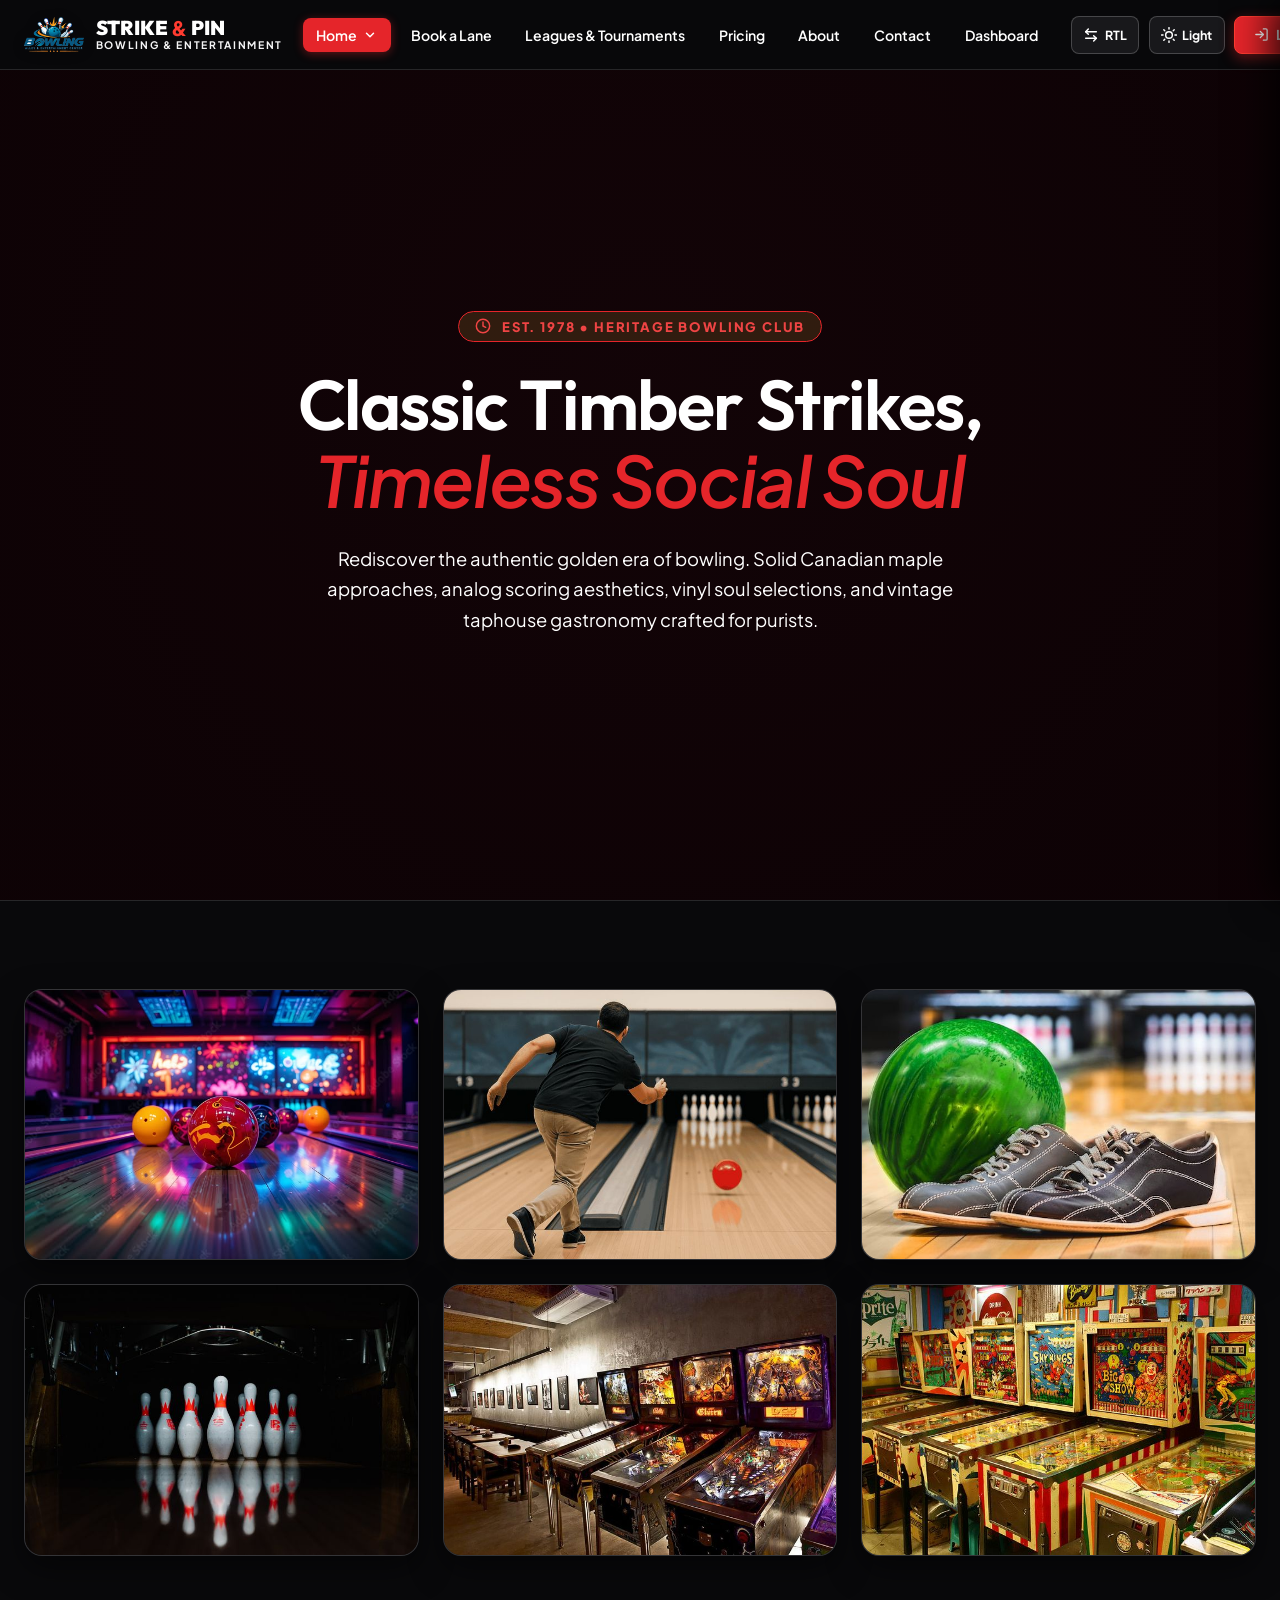
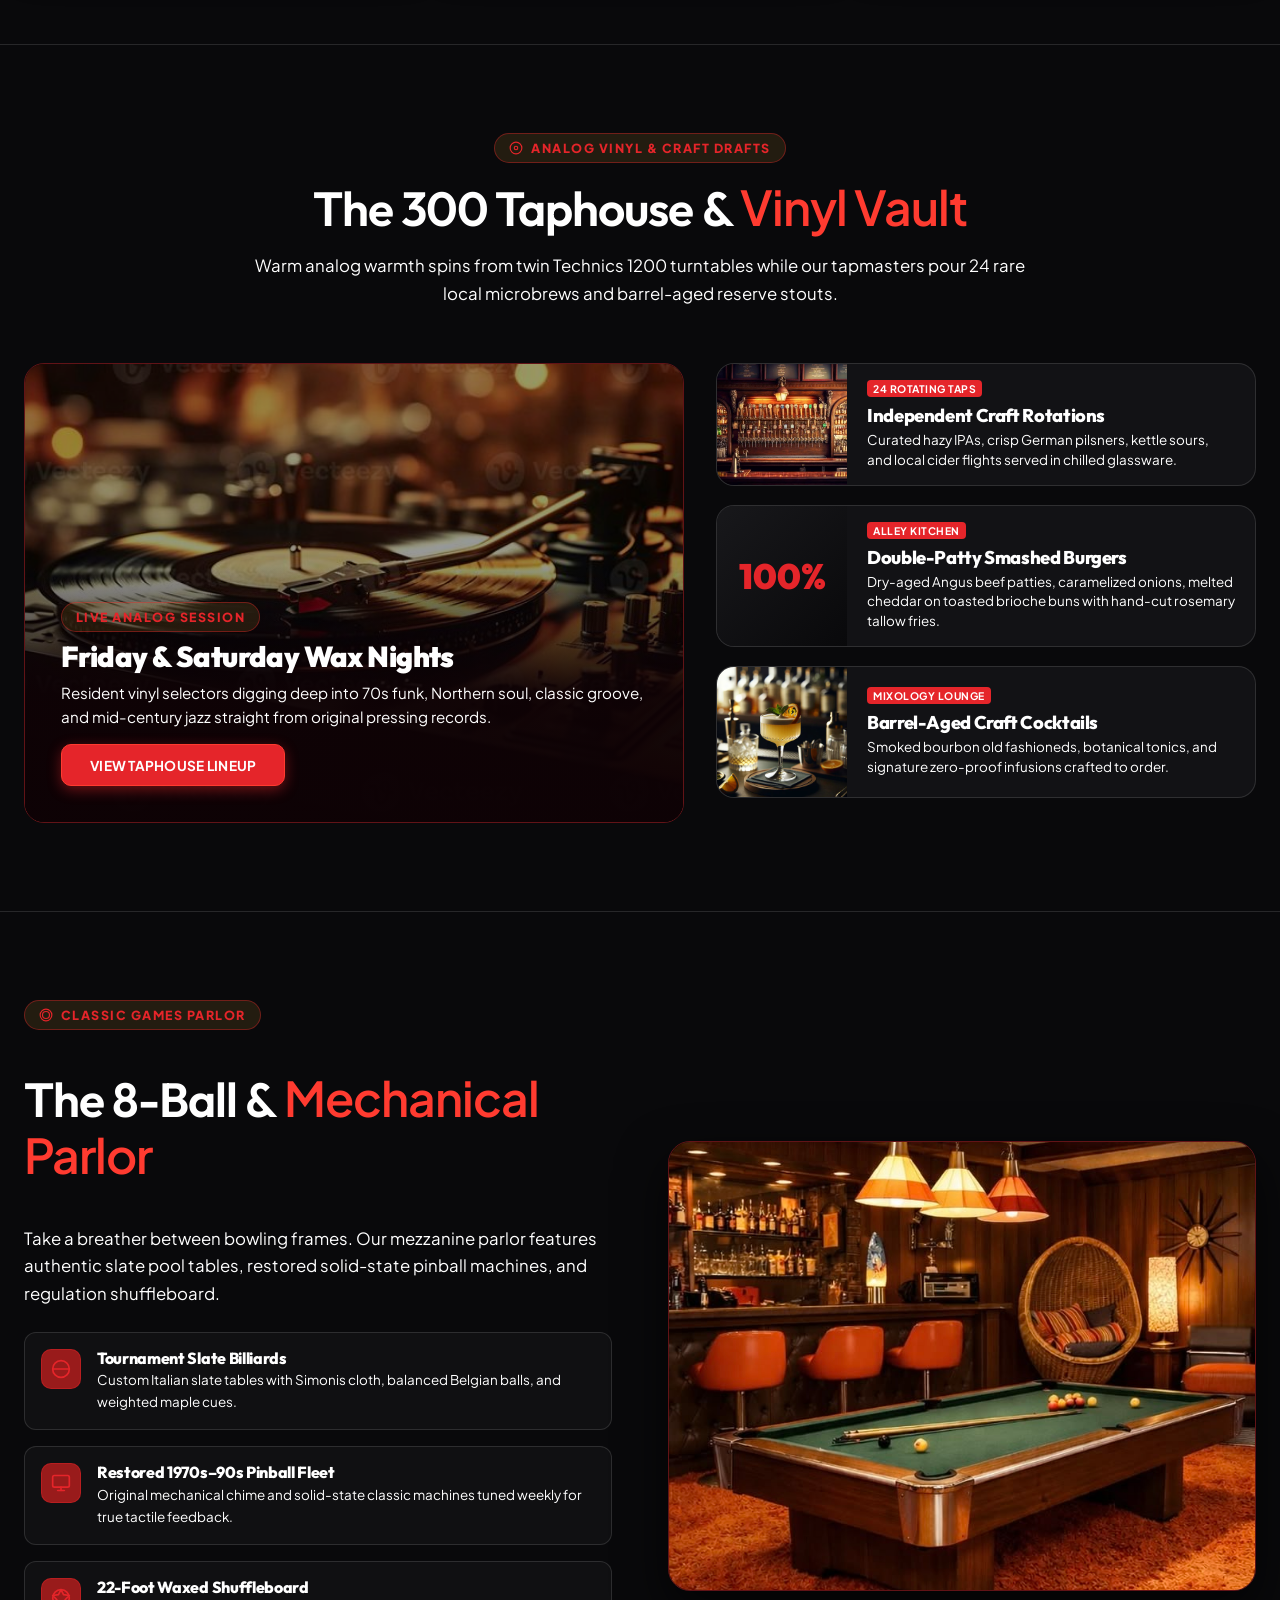
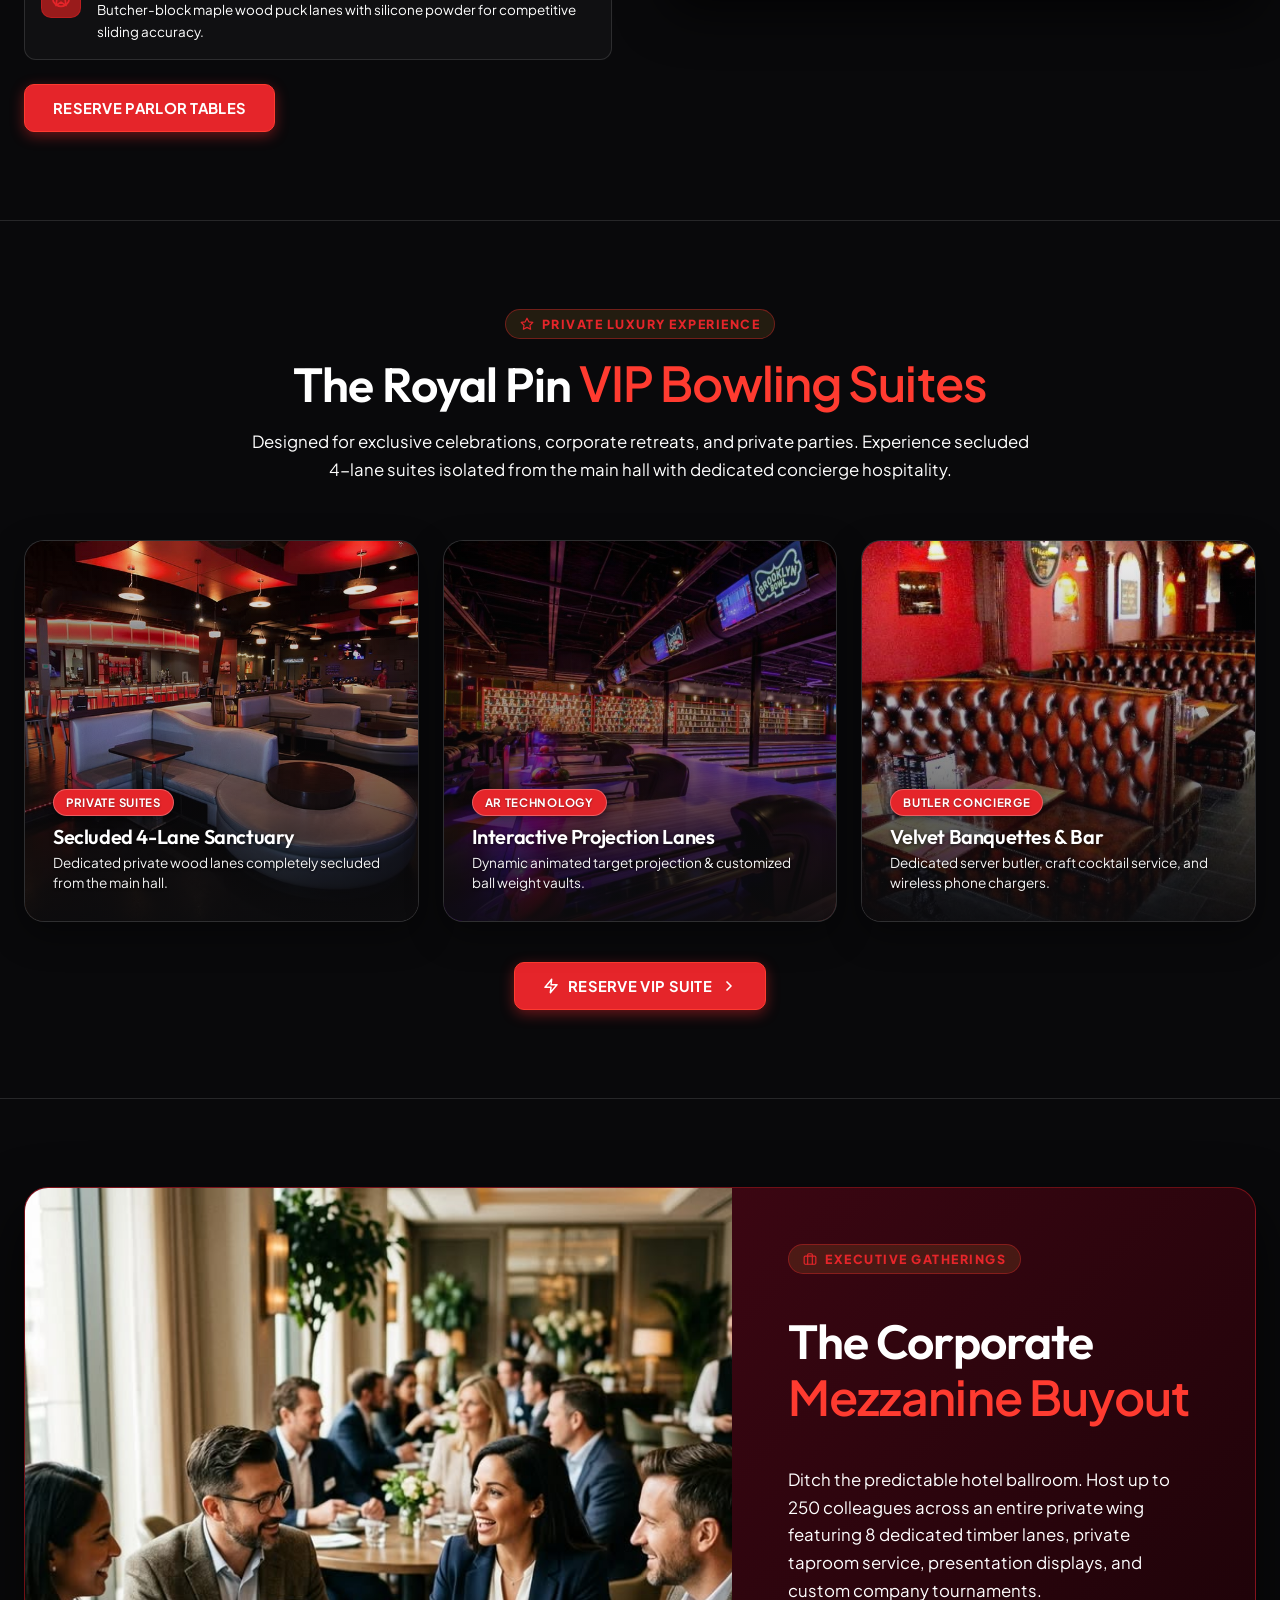
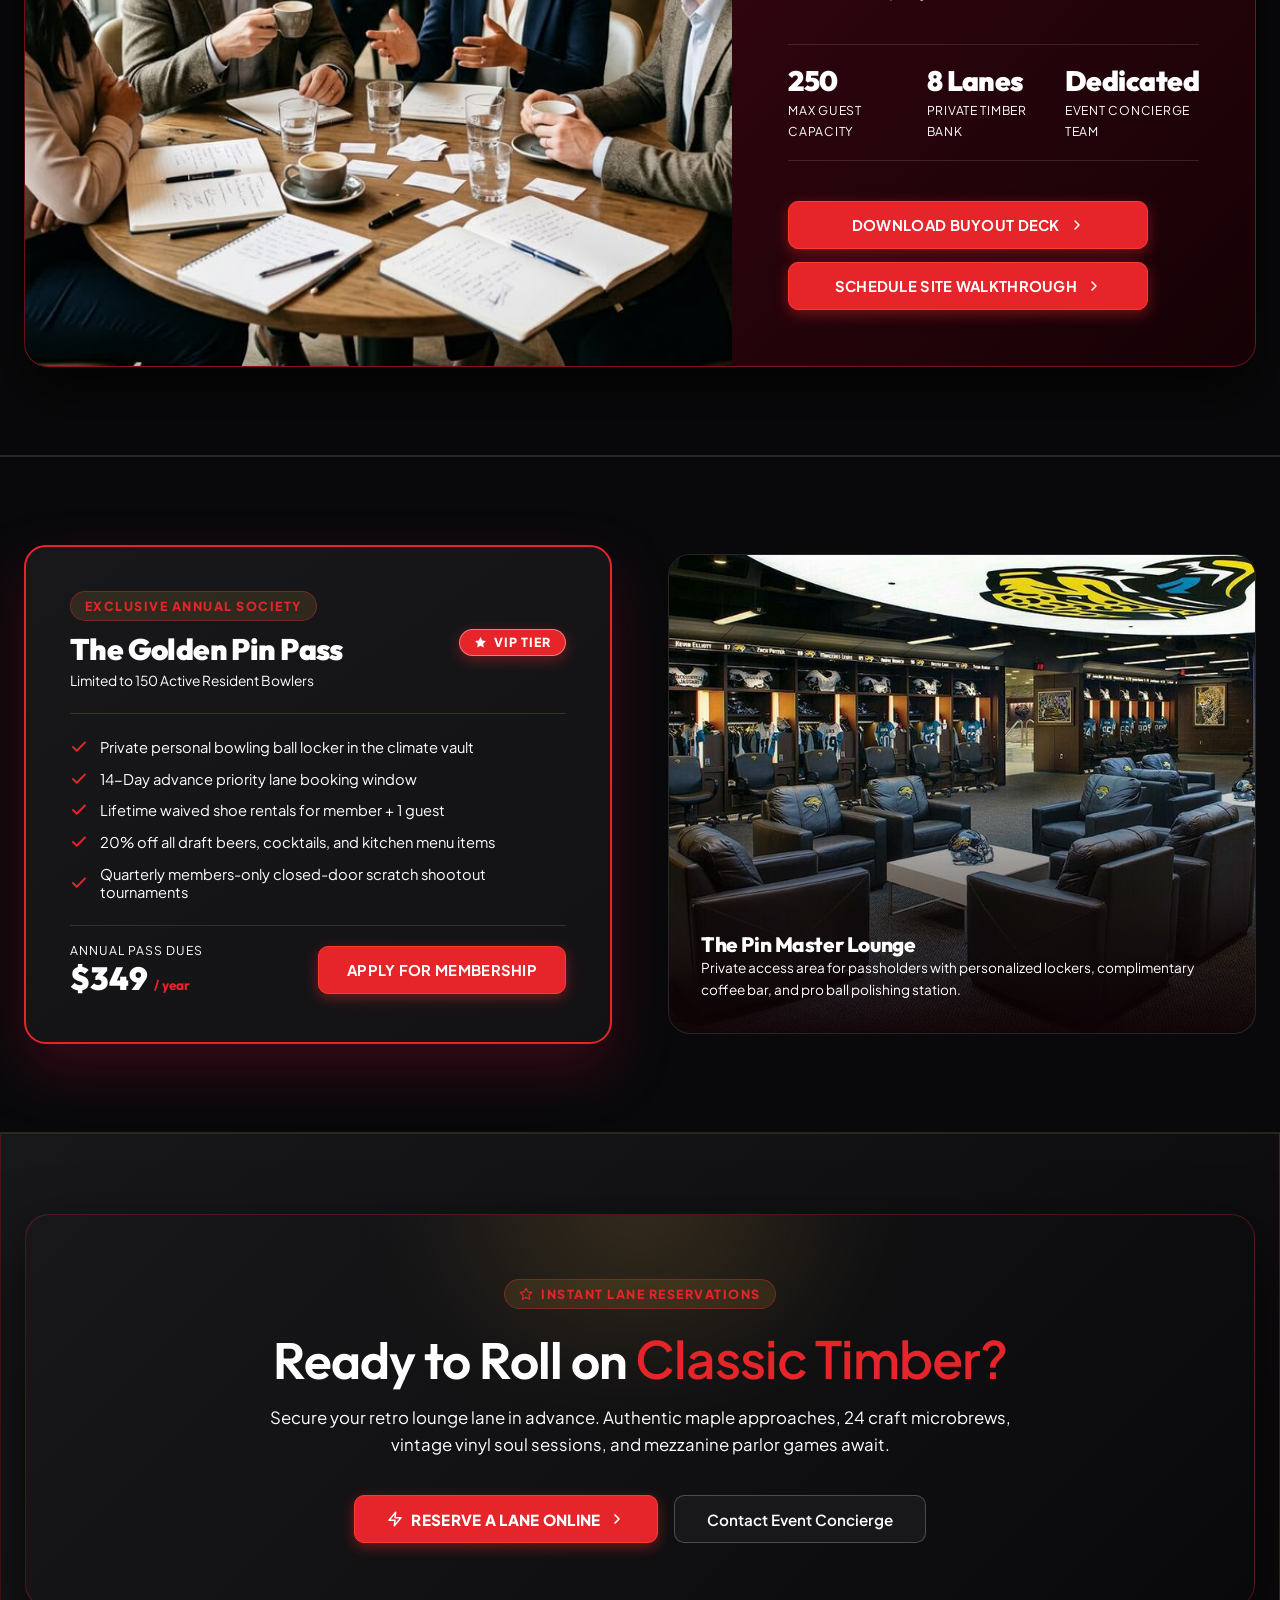
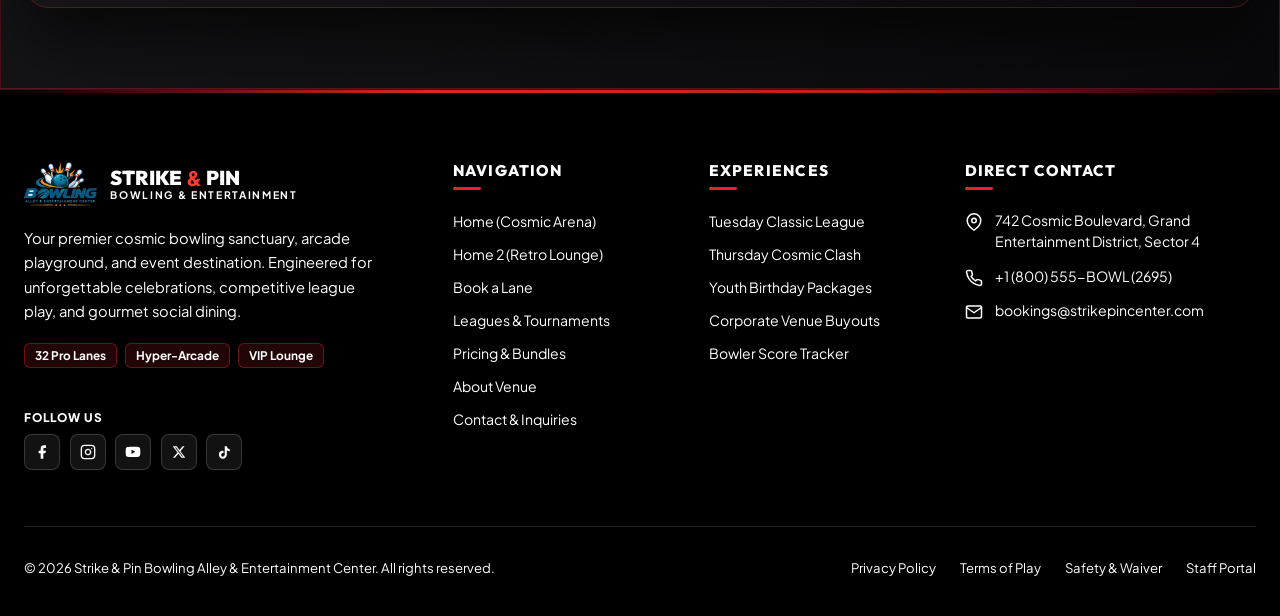
<file: home-2.html>
<!DOCTYPE html>
<html lang="en" dir="ltr" class="dark">

<head>
  <meta charset="UTF-8">
  <meta name="viewport" content="width=device-width, initial-scale=1.0">
  <title>Strike & Pin | Retro Lounge & Classic Bowling Experience (Home 2)</title>
  <meta name="description"
    content="Step into Strike & Pin Retro Lounge. Polished North American maple wood lanes, 24 craft beer taps, vintage vinyl DJ sessions, billiards parlor, and exclusive executive buyouts.">
  <meta name="theme-color" content="#160206">

  <!-- Favicon -->
  <link rel="icon" type="image/png" href="assets/images/icons/logo.png">

  <!-- Global Stylesheets (No inline CSS!) -->
  <link rel="stylesheet" href="assets/css/style.css">
  <link rel="stylesheet" href="assets/css/responsive.css">
</head>

<body>

  <!-- ==========================================================================
       BRANDED PRELOADER
       ========================================================================== -->
  <div id="preloader" role="status" aria-label="Loading Strike & Pin Center">
    <div class="loader-content">
      <div class="loader-brand">
        <img src="assets/images/icons/logo.png" alt="Strike & Pin Bowling Logo" class="loader-logo-img">
        <div class="brand-text-group">
          <span class="brand-title">Strike<span>&</span>Pin</span>
          <span class="brand-subtitle">Bowling & Entertainment</span>
        </div>
      </div>
      <div class="loader-pin-indicator" aria-hidden="true">
        <span class="loader-dot"></span>
        <span class="loader-dot"></span>
        <span class="loader-dot"></span>
      </div>
    </div>
  </div>

  <!-- ==========================================================================
       FIXED COMPACT HEADER (Strictly 1 Line Desktop, Compact, Never Scrolls Away)
       ========================================================================== -->
  <header class="site-header" id="siteHeader">
    <div class="header-container">

      <!-- Brand Logo + Name + Small Subtitle -->
      <a href="index.html" class="header-brand" aria-label="Strike & Pin Homepage">
        <img src="assets/images/icons/logo.png" alt="Strike & Pin Bowling Logo" class="header-logo-img">
        <div class="brand-text-group">
          <span class="brand-title">Strike<span>&</span>Pin</span>
          <span class="brand-subtitle">Bowling & Entertainment</span>
        </div>
      </a>

      <!-- Desktop Navigation - Exactly 6 Items (Home with Click-Only Dropdown) -->
      <nav class="desktop-nav" aria-label="Primary Navigation">

        <!-- 1. Home (Dropdown - CLICK ONLY) -->
        <div class="nav-dropdown-wrapper" id="homeDropdownWrapper">
          <button type="button" class="nav-link nav-dropdown-trigger active" id="homeDropdownTrigger"
            aria-haspopup="true" aria-expanded="false">
            <span>Home</span>
            <svg class="chevron-icon" viewBox="0 0 24 24" fill="none" stroke="currentColor" stroke-width="2.5"
              stroke-linecap="round" stroke-linejoin="round" aria-hidden="true">
              <polyline points="6 9 12 15 18 9"></polyline>
            </svg>
          </button>
          <div class="dropdown-panel" role="menu" aria-label="Home Variations">
            <a href="index.html" class="dropdown-item" role="menuitem">
              <span>Home 1 (Cosmic Arena)</span>
              <span class="dropdown-badge">V1</span>
            </a>
            <a href="home-2.html" class="dropdown-item active" role="menuitem" aria-current="page">
              <span>Home 2 (Retro Lounge)</span>
              <span class="dropdown-badge">V2</span>
            </a>
          </div>
        </div>

        <!-- 2. Book a Lane -->
        <a href="book-lane.html" class="nav-link">
          <span>Book a Lane</span>
        </a>

        <!-- 3. Leagues & Tournaments -->
        <a href="leagues.html" class="nav-link">
          <span>Leagues & Tournaments</span>
        </a>

        <!-- 4. Pricing -->
        <a href="pricing.html" class="nav-link">
          <span>Pricing</span>
        </a>

        <!-- 6. About -->
        <a href="about.html" class="nav-link">
          <span>About</span>
        </a>

        <!-- 7. Contact (Directly visible) -->
        <a href="contact.html" class="nav-link">
          <span>Contact</span>
        </a>

        <!-- 8. Dashboard -->
        <a href="dashboard.html" class="nav-link">
          <span>Dashboard</span>
        </a>
      </nav>

      <!-- Header Controls: RTL, Dark Mode, Dedicated Login Button -->
      <div class="header-actions">

        <!-- RTL/LTR Toggle -->
        <button type="button" class="utility-btn rtl-toggle-btn" aria-label="Toggle text direction (RTL/LTR)">
          <svg viewBox="0 0 24 24" fill="none" stroke="currentColor" stroke-width="2.2" stroke-linecap="round"
            stroke-linejoin="round" aria-hidden="true">
            <path d="M8 3L4 7l4 4"></path>
            <path d="M4 7h16"></path>
            <path d="M16 21l4-4-4-4"></path>
            <path d="M20 17H4"></path>
          </svg>
          <span class="utility-label dir-label-text">RTL</span>
        </button>

        <!-- Dark Mode Toggle (Pure #000000) -->
        <button type="button" class="utility-btn dark-mode-toggle" aria-label="Toggle dark mode" aria-pressed="true">
          <svg viewBox="0 0 24 24" fill="none" stroke="currentColor" stroke-linecap="round" stroke-linejoin="round"
            aria-hidden="true">
            <circle cx="12" cy="12" r="5"></circle>
            <line x1="12" y1="1" x2="12" y2="3"></line>
            <line x1="12" y1="21" x2="12" y2="23"></line>
            <line x1="4.22" y1="4.22" x2="5.64" y2="5.64"></line>
            <line x1="18.36" y1="18.36" x2="19.78" y2="19.78"></line>
            <line x1="1" y1="12" x2="3" y2="12"></line>
            <line x1="21" y1="12" x2="23" y2="12"></line>
            <line x1="4.22" y1="19.78" x2="5.64" y2="18.36"></line>
            <line x1="18.36" y1="5.64" x2="19.78" y2="4.22"></line>
          </svg>
          <span class="utility-label">Theme</span>
        </button>

        <!-- Dedicated Login Button (Replaces generic CTA) -->
        <a href="login.html" class="btn-login desktop-only" id="headerLoginBtn">
          <svg viewBox="0 0 24 24" fill="none" stroke="currentColor" stroke-width="2.2" stroke-linecap="round"
            stroke-linejoin="round" aria-hidden="true">
            <path d="M15 3h4a2 2 0 0 1 2 2v14a2 2 0 0 1-2 2h-4"></path>
            <polyline points="10 17 15 12 10 7"></polyline>
            <line x1="15" y1="12" x2="3" y2="12"></line>
          </svg>
          <span>Login</span>
        </a>

        <!-- Mobile Menu Toggle Button -->
        <button type="button" class="mobile-toggle-btn" id="mobileMenuBtn" aria-label="Open mobile navigation menu"
          aria-controls="mobileDrawer" aria-expanded="false">
          <svg viewBox="0 0 24 24" fill="none" stroke="currentColor" stroke-width="2.2" stroke-linecap="round"
            stroke-linejoin="round" aria-hidden="true">
            <line x1="3" y1="6" x2="21" y2="6"></line>
            <line x1="3" y1="12" x2="21" y2="12"></line>
            <line x1="3" y1="18" x2="21" y2="18"></line>
          </svg>
        </button>

      </div>
    </div>
  </header>

  <!-- ==========================================================================
       MOBILE NAVIGATION DRAWER
       ========================================================================== -->
  <div class="mobile-drawer-backdrop" id="mobileDrawerBackdrop" aria-hidden="true"></div>
  <aside class="mobile-drawer" id="mobileDrawer" aria-label="Mobile Navigation" role="dialog" aria-modal="true">

    <!-- Mobile Drawer Header -->
    <div class="mobile-drawer-header">
      <div class="header-brand">
        <img src="assets/images/icons/logo.png" alt="Strike & Pin Logo" class="header-logo-img">
        <div class="brand-text-group">
          <span class="brand-title">Strike<span>&</span>Pin</span>
          <span class="brand-subtitle">Bowling & Entertainment</span>
        </div>
      </div>
      <button type="button" class="mobile-drawer-close" id="mobileDrawerClose" aria-label="Close navigation menu">
        <svg viewBox="0 0 24 24" width="20" height="20" fill="none" stroke="currentColor" stroke-width="2.2"
          stroke-linecap="round" stroke-linejoin="round" aria-hidden="true">
          <line x1="18" y1="6" x2="6" y2="18"></line>
          <line x1="6" y1="6" x2="18" y2="18"></line>
        </svg>
      </button>
    </div>

    <!-- Mobile Drawer Nav Links -->
    <div class="mobile-drawer-content">

      <!-- Mobile Home Accordion (CLICK ONLY) -->
      <div class="mobile-accordion-wrapper" id="mobileHomeAccordion">
        <button type="button" class="mobile-nav-link mobile-accordion-toggle active" id="mobileHomeAccordionToggle"
          aria-expanded="false">
          <span>Home</span>
          <svg class="chevron-icon" viewBox="0 0 24 24" fill="none" stroke="currentColor" stroke-width="2.5"
            stroke-linecap="round" stroke-linejoin="round" aria-hidden="true">
            <polyline points="6 9 12 15 18 9"></polyline>
          </svg>
        </button>
        <div class="mobile-accordion-panel">
          <a href="index.html" class="mobile-sub-link">
            <span>Home 1 (Cosmic Arena)</span>
            <span class="dropdown-badge">V1</span>
          </a>
          <a href="home-2.html" class="mobile-sub-link active" aria-current="page">
            <span>Home 2 (Retro Lounge)</span>
            <span class="dropdown-badge">V2</span>
          </a>
        </div>
      </div>

      <a href="book-lane.html" class="mobile-nav-link">
        <span>Book a Lane</span>
      </a>

      <a href="leagues.html" class="mobile-nav-link">
        <span>Leagues & Tournaments</span>
      </a>

      <a href="pricing.html" class="mobile-nav-link">
        <span>Pricing</span>
      </a>

      <a href="about.html" class="mobile-nav-link">
        <span>About Us</span>
      </a>

      <a href="contact.html" class="mobile-nav-link">
        <span>Contact</span>
      </a>

      <a href="dashboard.html" class="mobile-nav-link">
        <span>Dashboard</span>
      </a>

      <!-- Mobile Login Direct Link -->
      <a href="login.html" class="btn-login" style="margin-top: 1rem; width: 100%; justify-content: center;">
        <svg viewBox="0 0 24 24" fill="none" stroke="currentColor" stroke-width="2.2" stroke-linecap="round"
          stroke-linejoin="round" aria-hidden="true">
          <path d="M15 3h4a2 2 0 0 1 2 2v14a2 2 0 0 1-2 2h-4"></path>
          <polyline points="10 17 15 12 10 7"></polyline>
          <line x1="15" y1="12" x2="3" y2="12"></line>
        </svg>
        <span>Guest & Member Login</span>
      </a>
    </div>

  </aside>

  <!-- ==========================================================================
       MAIN CONTENT: EXACTLY 6 CONTENT SECTIONS FOR HOME 2
       ========================================================================== -->
  <main id="mainContent">

    <!-- ------------------------------------------------------------------------
         SECTION 1: HERO RETRO BOWLING LOUNGE
         ------------------------------------------------------------------------ -->
    <section class="hero-retro" id="heroRetroSection"
      style="background-image: url('assets/images/hero/hero-retro-lounge.jpg');" aria-label="Retro Lounge Hero">
      <div class="hero-retro-overlay"></div>

      <div class="section-container">
        <div class="hero-retro-content">

          <div class="retro-vintage-badge">
            <svg viewBox="0 0 24 24" width="16" height="16" fill="none" stroke="currentColor" stroke-width="2.2"
              stroke-linecap="round" stroke-linejoin="round" aria-hidden="true">
              <circle cx="12" cy="12" r="10"></circle>
              <polyline points="12 6 12 12 16 14"></polyline>
            </svg>
            <span>Est. 1978 • Heritage Bowling Club</span>
          </div>

          <h1 class="retro-headline">
            Classic Timber Strikes, <span>Timeless Social Soul</span>
          </h1>

          <p class="retro-description">
            Rediscover the authentic golden era of bowling. Solid Canadian maple approaches, analog scoring aesthetics,
            vinyl soul selections, and vintage taphouse gastronomy crafted for purists.
          </p>


        </div>
      </div>
    </section>

    <!-- ------------------------------------------------------------------------
         SECTION 2: HERITAGE GALLERY (6 IMAGES SHOWCASE)
         ------------------------------------------------------------------------ -->
    <section class="section-wrapper bg-surface" id="craftHeritageSection" aria-label="Heritage Photo Showcase">
      <div class="section-container">

        <div class="retro-six-gallery-grid">
          <div class="retro-gallery-item">
            <img src="assets/images/sections/p8.jpg" alt="Polished authentic bowling alley hardwood lane reflection"
              loading="lazy">
          </div>
          <div class="retro-gallery-item">
            <img src="assets/images/gallery/p9.jpg" alt="Bowler action grip and ball delivery" loading="lazy">
          </div>
          <div class="retro-gallery-item">
            <img src="assets/images/sections/p10.jpg"
              alt="Sanitized full-grain leather bowling shoes and bowling equipment" loading="lazy">
          </div>
          <div class="retro-gallery-item">
            <img src="assets/images/gallery/p11.jpg" alt="Championship bowling pins illuminated on hardwood lane"
              loading="lazy">
          </div>
          <div class="retro-gallery-item">
            <img src="assets/images/sections/p12.jpg" alt="Gourmet lane-side dining and craft burger cuisine"
              loading="lazy">
          </div>
          <div class="retro-gallery-item">
            <img src="assets/images/sections/p13.jpg" alt="Vintage pinball and mechanical parlor entertainment games"
              loading="lazy">
          </div>
        </div>

      </div>
    </section>

    <!-- ------------------------------------------------------------------------
         SECTION 3: EDITORIAL MOSAIC (TAPHOUSE & VINYL SESSIONS)
         ------------------------------------------------------------------------ -->
    <section class="section-wrapper bg-body" id="taphouseVinylSection" aria-label="Taphouse and Vinyl Sessions">
      <div class="section-container">

        <div class="section-header-center">
          <div class="eyebrow-badge">
            <svg viewBox="0 0 24 24" fill="none" stroke="currentColor" stroke-width="2" stroke-linecap="round"
              stroke-linejoin="round" aria-hidden="true">
              <circle cx="12" cy="12" r="10"></circle>
              <circle cx="12" cy="12" r="3"></circle>
            </svg>
            <span>Analog Vinyl & Craft Drafts</span>
          </div>
          <h2 class="section-title">The 300 Taphouse & <span>Vinyl Vault</span></h2>
          <p class="section-subtitle">
            Warm analog warmth spins from twin Technics 1200 turntables while our tapmasters pour 24 rare local
            microbrews and barrel-aged reserve stouts.
          </p>
        </div>

        <div class="mosaic-taphouse-grid">

          <!-- Large Feature: Vinyl DJ Sessions -->
          <div class="mosaic-main-feature">
            <img src="assets/images/sections/p14.jpg"
              alt="Vintage vinyl record player spinning retro soul and funk music" loading="lazy">
            <div class="mosaic-overlay-card">
              <span class="eyebrow-badge" style="margin-bottom: 0.5rem;">Live Analog Session</span>
              <h3>Friday & Saturday Wax Nights</h3>
              <p>Resident vinyl selectors digging deep into 70s funk, Northern soul, classic groove, and mid-century
                jazz straight from original pressing records.</p>
              <a href="pricing.html" class="btn-primary" style="height: 42px; font-size: 0.85rem;">
                <span>View Taphouse Lineup</span>
              </a>
            </div>
          </div>

          <!-- Sub Stack: Craft Beers & Gastronomy -->
          <div class="mosaic-sub-stack">

            <div class="mosaic-sub-card">
              <img src="assets/images/sections/p15.jpg" alt="Draft craft beer taps behind polished wooden bar"
                class="mosaic-sub-img" loading="lazy">
              <div class="mosaic-sub-body">
                <span class="dropdown-badge" style="width: fit-content; margin-bottom: 4px;">24 Rotating Taps</span>
                <h4>Independent Craft Rotations</h4>
                <p>Curated hazy IPAs, crisp German pilsners, kettle sours, and local cider flights served in chilled
                  glassware.</p>
              </div>
            </div>

            <div class="mosaic-sub-card">
              <div
                style="background: linear-gradient(135deg, var(--brand-burgundy-850), var(--brand-burgundy-950)); display: flex; align-items: center; justify-content: center; padding: 1.5rem; text-align: center;">
                <span
                  style="font-family: var(--font-heading); font-size: 2.2rem; font-weight: 900; color: var(--brand-gold-400);">100%</span>
              </div>
              <div class="mosaic-sub-body">
                <span class="dropdown-badge"
                  style="width: fit-content; margin-bottom: 4px; background: #22C55E; color: #000;">Alley Kitchen</span>
                <h4>Double-Patty Smashed Burgers</h4>
                <p>Dry-aged Angus beef patties, caramelized onions, melted cheddar on toasted brioche buns with hand-cut
                  rosemary tallow fries.</p>
              </div>
            </div>

            <div class="mosaic-sub-card">
              <img src="assets/images/sections/p16.jpg"
                alt="Artisan cocktail glass with citrus garnish at polished walnut counter" class="mosaic-sub-img"
                loading="lazy">
              <div class="mosaic-sub-body">
                <span class="dropdown-badge"
                  style="width: fit-content; margin-bottom: 4px; background: var(--brand-gold-500); color: #000;">Mixology
                  Lounge</span>
                <h4>Barrel-Aged Craft Cocktails</h4>
                <p>Smoked bourbon old fashioneds, botanical tonics, and signature zero-proof infusions crafted to order.
                </p>
              </div>
            </div>

          </div>

        </div>

      </div>
    </section>

    <!-- ------------------------------------------------------------------------
         SECTION 4: VINTAGE BILLIARDS & PINBALL PARLOR
         ------------------------------------------------------------------------ -->
    <section class="section-wrapper bg-surface" id="gamesParlorSection" aria-label="Billiards and Pinball Parlor">
      <div class="section-container">

        <div class="parlor-layout">

          <!-- Content Side -->
          <div class="parlor-content-col">
            <div class="eyebrow-badge">
              <svg viewBox="0 0 24 24" fill="none" stroke="currentColor" stroke-width="2" stroke-linecap="round"
                stroke-linejoin="round" aria-hidden="true">
                <circle cx="12" cy="12" r="10"></circle>
                <circle cx="12" cy="12" r="6"></circle>
              </svg>
              <span>Classic Games Parlor</span>
            </div>

            <h2 class="section-title">The 8-Ball & <span>Mechanical Parlor</span></h2>

            <p class="section-subtitle">
              Take a breather between bowling frames. Our mezzanine parlor features authentic slate pool tables,
              restored solid-state pinball machines, and regulation shuffleboard.
            </p>

            <div class="parlor-features-list">

              <div class="parlor-feature-item">
                <div class="parlor-icon-wrap">
                  <svg viewBox="0 0 24 24" fill="none" stroke="currentColor" stroke-width="2" stroke-linecap="round"
                    stroke-linejoin="round" aria-hidden="true">
                    <circle cx="12" cy="12" r="10"></circle>
                    <line x1="2" y1="12" x2="22" y2="12"></line>
                  </svg>
                </div>
                <div>
                  <h4 style="font-size: 1rem; font-weight: 800; color: #FFFFFF; margin-bottom: 2px;">Tournament Slate
                    Billiards</h4>
                  <p style="font-size: 0.84rem; color: var(--brand-cream);">Custom Italian slate tables with Simonis
                    cloth, balanced Belgian balls, and weighted maple cues.</p>
                </div>
              </div>

              <div class="parlor-feature-item">
                <div class="parlor-icon-wrap">
                  <svg viewBox="0 0 24 24" fill="none" stroke="currentColor" stroke-width="2" stroke-linecap="round"
                    stroke-linejoin="round" aria-hidden="true">
                    <rect x="2" y="3" width="20" height="14" rx="2" ry="2"></rect>
                    <line x1="8" y1="21" x2="16" y2="21"></line>
                    <line x1="12" y1="17" x2="12" y2="21"></line>
                  </svg>
                </div>
                <div>
                  <h4 style="font-size: 1rem; font-weight: 800; color: #FFFFFF; margin-bottom: 2px;">Restored 1970s–90s
                    Pinball Fleet</h4>
                  <p style="font-size: 0.84rem; color: var(--brand-cream);">Original mechanical chime and solid-state
                    classic machines tuned weekly for true tactile feedback.</p>
                </div>
              </div>

              <div class="parlor-feature-item">
                <div class="parlor-icon-wrap">
                  <svg viewBox="0 0 24 24" fill="none" stroke="currentColor" stroke-width="2" stroke-linecap="round"
                    stroke-linejoin="round" aria-hidden="true">
                    <circle cx="12" cy="12" r="10"></circle>
                    <polygon points="12 2 15 8 22 9 17 14 18 21 12 17 6 21 7 14 2 9 9 8 12 2"></polygon>
                  </svg>
                </div>
                <div>
                  <h4 style="font-size: 1rem; font-weight: 800; color: #FFFFFF; margin-bottom: 2px;">22-Foot Waxed
                    Shuffleboard</h4>
                  <p style="font-size: 0.84rem; color: var(--brand-cream);">Butcher-block maple wood puck lanes with
                    silicone powder for competitive sliding accuracy.</p>
                </div>
              </div>

            </div>

            <div>
              <a href="book-lane.html" class="btn-primary">
                <span>Reserve Parlor Tables</span>
              </a>
            </div>
          </div>

          <!-- Media Side -->
          <div class="parlor-media-col">
            <img src="assets/images/sections/p17.jpg"
              alt="Vintage billiards pool table with balls in warm amber atmosphere" loading="lazy">
          </div>

        </div>

      </div>
    </section>

    <!-- ------------------------------------------------------------------------
         SECTION: PRIVATE LUXURY EXPERIENCE (THE ROYAL PIN VIP BOWLING SUITES)
         ------------------------------------------------------------------------ -->
    <section class="section-wrapper bg-body" id="vipSuitesSection" aria-label="VIP Suites Section">
      <div class="section-container">

        <div class="section-header-center">
          <div class="eyebrow-badge">
            <svg viewBox="0 0 24 24" fill="none" stroke="currentColor" stroke-width="2" stroke-linecap="round"
              stroke-linejoin="round" aria-hidden="true">
              <path d="M12 2l3.09 6.26L22 9.27l-5 4.87 1.18 6.88L12 17.77l-6.18 3.25L7 14.14 2 9.27l6.91-1.01L12 2z">
              </path>
            </svg>
            <span>Private Luxury Experience</span>
          </div>

          <h2 class="section-title">The Royal Pin <span>VIP Bowling Suites</span></h2>

          <p class="section-subtitle">
            Designed for exclusive celebrations, corporate retreats, and private parties. Experience secluded 4-lane
            suites isolated from the main hall with dedicated concierge hospitality.
          </p>
        </div>

        <!-- 3-Image Luxury Showcase Gallery -->
        <div class="vip-tri-gallery">

          <div class="vip-gallery-card">
            <div class="vip-gallery-thumb">
              <img src="assets/images/sections/p18.jpg" alt="Luxury VIP Bowling Suite interior with lounge seating"
                loading="lazy">
              <div class="vip-gallery-overlay">
                <span class="vip-gallery-badge">Private Suites</span>
                <h3 class="vip-gallery-title">Secluded 4-Lane Sanctuary</h3>
                <p class="vip-gallery-desc">Dedicated private wood lanes completely secluded from the main hall.</p>
              </div>
            </div>
          </div>

          <div class="vip-gallery-card">
            <div class="vip-gallery-thumb">
              <img src="assets/images/sections/p19.jpg" alt="VIP hardwood lanes with digital projection scoring"
                loading="lazy">
              <div class="vip-gallery-overlay">
                <span class="vip-gallery-badge">AR Technology</span>
                <h3 class="vip-gallery-title">Interactive Projection Lanes</h3>
                <p class="vip-gallery-desc">Dynamic animated target projection &amp; customized ball weight vaults.</p>
              </div>
            </div>
          </div>

          <div class="vip-gallery-card">
            <div class="vip-gallery-thumb">
              <img src="assets/images/sections/p20.jpg"
                alt="Plush leather banquette lounge with dedicated butler service" loading="lazy">
              <div class="vip-gallery-overlay">
                <span class="vip-gallery-badge">Butler Concierge</span>
                <h3 class="vip-gallery-title">Velvet Banquettes &amp; Bar</h3>
                <p class="vip-gallery-desc">Dedicated server butler, craft cocktail service, and wireless phone
                  chargers.</p>
              </div>
            </div>
          </div>

        </div>

        <div style="text-align: center; margin-top: 2.5rem;">
          <a href="book-lane.html" class="btn-primary">
            <svg viewBox="0 0 24 24" width="18" height="18" fill="none" stroke="currentColor" stroke-width="2.2"
              stroke-linecap="round" stroke-linejoin="round" aria-hidden="true">
              <polygon points="13 2 3 14 12 14 11 22 21 10 12 10 13 2"></polygon>
            </svg>
            <span>Reserve VIP Suite</span>
            <svg viewBox="0 0 24 24" fill="none" stroke="currentColor" stroke-width="2.5" stroke-linecap="round"
              stroke-linejoin="round" aria-hidden="true">
              <polyline points="9 18 15 12 9 6"></polyline>
            </svg>
          </a>
        </div>

      </div>
    </section>

    <!-- ------------------------------------------------------------------------
         SECTION 5: CORPORATE MIXERS & MEZZANINE BUYOUTS
         ------------------------------------------------------------------------ -->
    <section class="section-wrapper bg-surface" id="buyoutsSection" aria-label="Corporate Mixers and Buyouts">
      <div class="section-container">

        <div class="buyout-hero-card">
          <div class="buyout-grid">

            <!-- Left Visual -->
            <div class="buyout-media">
              <img src="assets/images/sections/p21.jpg"
                alt="Corporate networking group socializing in a premium lounge setting" loading="lazy">
            </div>

            <!-- Right Content -->
            <div class="buyout-content">
              <div class="eyebrow-badge">
                <svg viewBox="0 0 24 24" fill="none" stroke="currentColor" stroke-width="2" stroke-linecap="round"
                  stroke-linejoin="round" aria-hidden="true">
                  <rect x="2" y="7" width="20" height="14" rx="2" ry="2"></rect>
                  <path d="M16 21V5a2 2 0 0 0-2-2h-4a2 2 0 0 0-2 2v16"></path>
                </svg>
                <span>Executive Gatherings</span>
              </div>

              <h2 class="section-title">The Corporate <span>Mezzanine Buyout</span></h2>

              <p class="section-subtitle">
                Ditch the predictable hotel ballroom. Host up to 250 colleagues across an entire private wing featuring
                8 dedicated timber lanes, private taproom service, presentation displays, and custom company
                tournaments.
              </p>

              <div class="buyout-stats-matrix">
                <div class="buyout-stat">
                  <h5>250</h5>
                  <span>Max Guest Capacity</span>
                </div>
                <div class="buyout-stat">
                  <h5>8 Lanes</h5>
                  <span>Private Timber Bank</span>
                </div>
                <div class="buyout-stat">
                  <h5>Dedicated</h5>
                  <span>Event Concierge Team</span>
                </div>
              </div>

              <div class="buyout-actions-row">
                <a href="contact.html" class="btn-primary">
                  <span>Download Buyout Deck</span>
                  <svg viewBox="0 0 24 24" fill="none" stroke="currentColor" stroke-width="2.2" stroke-linecap="round"
                    stroke-linejoin="round" aria-hidden="true">
                    <polyline points="9 18 15 12 9 6"></polyline>
                  </svg>
                </a>
                <a href="contact.html" class="btn-primary">
                  <span>Schedule Site Walkthrough</span>
                  <svg viewBox="0 0 24 24" fill="none" stroke="currentColor" stroke-width="2.2" stroke-linecap="round"
                    stroke-linejoin="round" aria-hidden="true">
                    <polyline points="9 18 15 12 9 6"></polyline>
                  </svg>
                </a>
              </div>
            </div>

          </div>
        </div>

      </div>
    </section>

    <!-- ------------------------------------------------------------------------
         SECTION 6: MEMBERS CLUB & GOLDEN PIN PASS
         ------------------------------------------------------------------------ -->
    <section class="section-wrapper bg-surface" id="membersClubSection" aria-label="Members Club and Pass">
      <div class="section-container">

        <div class="members-club-layout">

          <!-- Left: The Golden Pin Pass Card -->
          <div class="members-pass-card">
            <div class="members-card-header">
              <div>
                <span class="eyebrow-badge" style="margin-bottom: 0.35rem;">Exclusive Annual Society</span>
                <h3
                  style="font-size: 1.85rem; font-weight: 900; color: #FFFFFF; margin-top: 0.35rem; margin-bottom: 0.25rem;">
                  The Golden Pin Pass</h3>
                <p style="font-size: 0.86rem; color: var(--brand-cream); margin: 0;">Limited to 150 Active Resident
                  Bowlers</p>
              </div>
              <span class="members-badge-gold">
                <svg viewBox="0 0 24 24" width="13" height="13" fill="currentColor" aria-hidden="true">
                  <polygon
                    points="12 2 15.09 8.26 22 9.27 17 14.14 18.18 21.02 12 17.77 5.82 21.02 7 14.14 2 9.27 8.91 8.26 12 2">
                  </polygon>
                </svg>
                <span>VIP Tier</span>
              </span>
            </div>

            <ul class="members-benefits-list">
              <li class="member-benefit-item">
                <svg viewBox="0 0 24 24" fill="none" stroke="currentColor" stroke-width="2.5" stroke-linecap="round"
                  stroke-linejoin="round" aria-hidden="true">
                  <polyline points="20 6 9 17 4 12"></polyline>
                </svg>
                <span>Private personal bowling ball locker in the climate vault</span>
              </li>
              <li class="member-benefit-item">
                <svg viewBox="0 0 24 24" fill="none" stroke="currentColor" stroke-width="2.5" stroke-linecap="round"
                  stroke-linejoin="round" aria-hidden="true">
                  <polyline points="20 6 9 17 4 12"></polyline>
                </svg>
                <span>14-Day advance priority lane booking window</span>
              </li>
              <li class="member-benefit-item">
                <svg viewBox="0 0 24 24" fill="none" stroke="currentColor" stroke-width="2.5" stroke-linecap="round"
                  stroke-linejoin="round" aria-hidden="true">
                  <polyline points="20 6 9 17 4 12"></polyline>
                </svg>
                <span>Lifetime waived shoe rentals for member + 1 guest</span>
              </li>
              <li class="member-benefit-item">
                <svg viewBox="0 0 24 24" fill="none" stroke="currentColor" stroke-width="2.5" stroke-linecap="round"
                  stroke-linejoin="round" aria-hidden="true">
                  <polyline points="20 6 9 17 4 12"></polyline>
                </svg>
                <span>20% off all draft beers, cocktails, and kitchen menu items</span>
              </li>
              <li class="member-benefit-item">
                <svg viewBox="0 0 24 24" fill="none" stroke="currentColor" stroke-width="2.5" stroke-linecap="round"
                  stroke-linejoin="round" aria-hidden="true">
                  <polyline points="20 6 9 17 4 12"></polyline>
                </svg>
                <span>Quarterly members-only closed-door scratch shootout tournaments</span>
              </li>
            </ul>

            <div
              style="padding-top: 1rem; border-top: 1px solid var(--border-subtle); display: flex; align-items: center; justify-content: space-between; flex-wrap: wrap; gap: 1rem;">
              <div>
                <span
                  style="font-size: 0.76rem; color: var(--brand-cream); text-transform: uppercase; letter-spacing: 0.08em; display: block;">Annual
                  Pass Dues</span>
                <span style="font-family: var(--font-heading); font-size: 2rem; font-weight: 900; color: #FFFFFF;">$349
                  <small style="font-size: 0.85rem; color: var(--brand-gold-400); font-weight: 700;">/
                    year</small></span>
              </div>
              <a href="login.html" class="btn-primary">
                <span>Apply for Membership</span>
              </a>
            </div>
          </div>

          <!-- Right: Visual Side -->
          <div class="members-visual-side">
            <img src="assets/images/sections/p22.jpg" alt="Exclusive members locker lounge with premium leather seating"
              loading="lazy">
            <div class="members-visual-caption">
              <h4 style="font-size: 1.3rem; font-weight: 800; color: #FFFFFF;">The Pin Master Lounge</h4>
              <p style="font-size: 0.85rem; color: var(--brand-cream);">Private access area for passholders with
                personalized lockers, complimentary coffee bar, and pro ball polishing station.</p>
            </div>
          </div>

        </div>

      </div>
    </section>

    <!-- ==========================================================================
         CALL TO ACTION (CTA): READY TO ROLL
         ========================================================================== -->
    <section class="site-cta-section" aria-label="Book Your Lane Experience">
      <div class="section-container">
        <div class="site-cta-card">
          <div class="site-cta-glow" aria-hidden="true"></div>
          <div class="site-cta-content">
            <div class="eyebrow-badge">
              <svg viewBox="0 0 24 24" fill="none" stroke="currentColor" stroke-width="2" stroke-linecap="round"
                stroke-linejoin="round" aria-hidden="true">
                <polygon
                  points="12 2 15.09 8.26 22 9.27 17 14.14 18.18 21.02 12 17.77 5.82 21.02 7 14.14 2 9.27 8.91 8.26 12 2">
                </polygon>
              </svg>
              <span>Instant Lane Reservations</span>
            </div>
            <h2 class="site-cta-heading">Ready to Roll on <span>Classic Timber?</span></h2>
            <p class="site-cta-subtext">
              Secure your retro lounge lane in advance. Authentic maple approaches, 24 craft microbrews,
              vintage vinyl soul sessions, and mezzanine parlor games await.
            </p>
            <div class="site-cta-actions">
              <a href="book-lane.html" class="btn-primary">
                <svg viewBox="0 0 24 24" width="18" height="18" fill="none" stroke="currentColor" stroke-width="2.2"
                  stroke-linecap="round" stroke-linejoin="round" aria-hidden="true">
                  <polygon points="13 2 3 14 12 14 11 22 21 10 12 10 13 2"></polygon>
                </svg>
                <span>Reserve a Lane Online</span>
                <svg viewBox="0 0 24 24" fill="none" stroke="currentColor" stroke-width="2.5" stroke-linecap="round"
                  stroke-linejoin="round" aria-hidden="true">
                  <polyline points="9 18 15 12 9 6"></polyline>
                </svg>
              </a>

              <a href="contact.html" class="btn-secondary" style="border-color: rgba(255,255,255,0.18);">
                <span>Contact Event Concierge</span>
              </a>
            </div>
          </div>
        </div>
      </div>
    </section>

  </main>

  <!-- ==========================================================================
       SCROLL TO TOP BUTTON
       ========================================================================== -->
  <button type="button" class="scroll-top-btn" id="scrollTopBtn" aria-label="Scroll to top of page">
    <svg viewBox="0 0 24 24" fill="none" stroke="currentColor" stroke-width="2.5" stroke-linecap="round"
      stroke-linejoin="round" aria-hidden="true">
      <polyline points="18 15 12 9 6 15"></polyline>
    </svg>
  </button>

  <!-- ==========================================================================
       SHARED EDITORIAL FOOTER
       ========================================================================== -->
  <footer class="site-footer">
    <div class="footer-inner">
      <div class="footer-grid">

        <!-- Column 1: Brand & Editorial Bio -->
        <div class="footer-col-brand">
          <a href="index.html" class="footer-brand-header" aria-label="Strike & Pin Homepage">
            <img src="assets/images/icons/logo.png" alt="Strike & Pin Logo" class="footer-logo-img">
            <div class="brand-text-group">
              <span class="brand-title">Strike<span>&</span>Pin</span>
              <span class="brand-subtitle">Bowling & Entertainment</span>
            </div>
          </a>
          <p class="footer-description">
            Your premier cosmic bowling sanctuary, arcade playground, and event destination. Engineered for
            unforgettable celebrations, competitive league play, and gourmet social dining.
          </p>
          <div class="footer-badges-row">
            <span class="footer-badge">32 Pro Lanes</span>
            <span class="footer-badge">Hyper-Arcade</span>
            <span class="footer-badge">VIP Lounge</span>
          </div>
          <div class="footer-social-wrap">
            <span class="footer-social-label">Follow Us</span>
            <div class="footer-social-links">
              <a href="https://facebook.com" class="footer-social-btn" aria-label="Follow Strike & Pin on Facebook" target="_blank" rel="noopener noreferrer">
                <svg viewBox="0 0 24 24" fill="currentColor" width="16" height="16" aria-hidden="true">
                  <path d="M18 2h-3a5 5 0 0 0-5 5v3H7v4h3v8h4v-8h3l1-4h-4V7a1 1 0 0 1 1-1h3z"></path>
                </svg>
              </a>
              <a href="https://instagram.com" class="footer-social-btn" aria-label="Follow Strike & Pin on Instagram" target="_blank" rel="noopener noreferrer">
                <svg viewBox="0 0 24 24" fill="none" stroke="currentColor" stroke-width="2" stroke-linecap="round" stroke-linejoin="round" width="16" height="16" aria-hidden="true">
                  <rect x="2" y="2" width="20" height="20" rx="5" ry="5"></rect>
                  <path d="M16 11.37A4 4 0 1 1 12.63 8 4 4 0 0 1 16 11.37z"></path>
                  <line x1="17.5" y1="6.5" x2="17.51" y2="6.5"></line>
                </svg>
              </a>
              <a href="https://youtube.com" class="footer-social-btn" aria-label="Subscribe to Strike & Pin on YouTube" target="_blank" rel="noopener noreferrer">
                <svg viewBox="0 0 24 24" fill="currentColor" width="16" height="16" aria-hidden="true">
                  <path d="M22.54 6.42a2.78 2.78 0 0 0-1.94-2C18.88 4 12 4 12 4s-6.88 0-8.6.46a2.78 2.78 0 0 0-1.94 2A29 29 0 0 0 1 11.75a29 29 0 0 0 .46 5.33A2.78 2.78 0 0 0 3.4 19c1.72.46 8.6.46 8.6.46s6.88 0 8.6-.46a2.78 2.78 0 0 0 1.94-2 29 29 0 0 0 .46-5.25 29 29 0 0 0-.46-5.33z"></path>
                  <polygon points="9.75 15.02 15.5 11.75 9.75 8.48 9.75 15.02" fill="#09090B"></polygon>
                </svg>
              </a>
              <a href="https://x.com" class="footer-social-btn" aria-label="Follow Strike & Pin on X" target="_blank" rel="noopener noreferrer">
                <svg viewBox="0 0 24 24" fill="currentColor" width="14" height="14" aria-hidden="true">
                  <path d="M18.244 2.25h3.308l-7.227 8.26 8.502 11.24H16.17l-5.214-6.817L4.99 21.75H1.68l7.73-8.835L1.254 2.25H8.08l4.713 6.231zm-1.161 17.52h1.833L7.084 4.126H5.117z"></path>
                </svg>
              </a>
              <a href="https://tiktok.com" class="footer-social-btn" aria-label="Follow Strike & Pin on TikTok" target="_blank" rel="noopener noreferrer">
                <svg viewBox="0 0 24 24" fill="currentColor" width="15" height="15" aria-hidden="true">
                  <path d="M19.59 6.69a4.83 4.83 0 0 1-3.77-4.25V2h-3.45v13.67a2.89 2.89 0 0 1-5.2 1.74 2.89 2.89 0 0 1 2.31-4.64c.298-.002.595.042.88.13V9.4a6.33 6.33 0 0 0-1-.08A6.34 6.34 0 0 0 3 15.66a6.34 6.34 0 0 0 10.82 4.5 6.34 6.34 0 0 0 1.87-4.5V8.5a8.28 8.28 0 0 0 4.9 1.63V6.69z"></path>
                </svg>
              </a>
            </div>
          </div>
        </div>

        <!-- Column 2: Quick Links -->
        <div>
          <h2 class="footer-heading">Navigation</h2>
          <ul class="footer-links-list">
            <li><a href="index.html" class="footer-link">Home (Cosmic Arena)</a></li>
            <li><a href="home-2.html" class="footer-link">Home 2 (Retro Lounge)</a></li>
            <li><a href="book-lane.html" class="footer-link">Book a Lane</a></li>
            <li><a href="leagues.html" class="footer-link">Leagues & Tournaments</a></li>
            <li><a href="pricing.html" class="footer-link">Pricing & Bundles</a></li>
            <li><a href="about.html" class="footer-link">About Venue</a></li>
            <li><a href="contact.html" class="footer-link">Contact & Inquiries</a></li>
          </ul>
        </div>

        <!-- Column 3: Entertainment & Leagues -->
        <div>
          <h3 class="footer-heading">Experiences</h3>
          <ul class="footer-links-list">
            <li><a href="leagues.html" class="footer-link">Tuesday Classic League</a></li>
            <li><a href="leagues.html" class="footer-link">Thursday Cosmic Clash</a></li>
            <li><a href="pricing.html" class="footer-link">Youth Birthday Packages</a></li>
            <li><a href="pricing.html" class="footer-link">Corporate Venue Buyouts</a></li>
            <li><a href="dashboard.html" class="footer-link">Bowler Score Tracker</a></li>
          </ul>
        </div>

        <!-- Column 4: Contact & Location -->
        <div class="footer-col-contact">
          <h2 class="footer-heading">Direct Contact</h2>
          <div class="footer-contact-items-grid">
            <div class="footer-contact-item">
              <svg viewBox="0 0 24 24" fill="none" stroke="currentColor" stroke-width="2" stroke-linecap="round"
                stroke-linejoin="round" aria-hidden="true">
                <path d="M21 10c0 7-9 13-9 13s-9-6-9-13a9 9 0 0 1 18 0z"></path>
                <circle cx="12" cy="10" r="3"></circle>
              </svg>
              <span>742 Cosmic Boulevard, Grand Entertainment District, Sector 4</span>
            </div>
            <div class="footer-contact-item">
              <svg viewBox="0 0 24 24" fill="none" stroke="currentColor" stroke-width="2" stroke-linecap="round"
                stroke-linejoin="round" aria-hidden="true">
                <path
                  d="M22 16.92v3a2 2 0 0 1-2.18 2 19.79 19.79 0 0 1-8.63-3.07 19.5 19.5 0 0 1-6-6 19.79 19.79 0 0 1-3.07-8.67A2 2 0 0 1 4.11 2h3a2 2 0 0 1 2 1.72 12.84 12.84 0 0 0 .7 2.81 2 2 0 0 1-.45 2.11L8.09 9.91a16 16 0 0 0 6 6l1.27-1.27a2 2 0 0 1 2.11-.45 12.84 12.84 0 0 0 2.81.7A2 2 0 0 1 22 16.92z">
                </path>
              </svg>
              <span>+1 (800) 555-BOWL (2695)</span>
            </div>
            <div class="footer-contact-item">
              <svg viewBox="0 0 24 24" fill="none" stroke="currentColor" stroke-width="2" stroke-linecap="round"
                stroke-linejoin="round" aria-hidden="true">
                <path d="M4 4h16c1.1 0 2 .9 2 2v12c0 1.1-.9 2-2 2H4c-1.1 0-2-.9-2-2V6c0-1.1.9-2 2-2z"></path>
                <polyline points="22,6 12,13 2,6"></polyline>
              </svg>
              <span>bookings@strikepincenter.com</span>
            </div>
          </div>
        </div>

      </div>

      <!-- Bottom Bar -->
      <div class="footer-bottom">
        <div>
          &copy; 2026 Strike & Pin Bowling Alley & Entertainment Center. All rights reserved.
        </div>
        <div class="footer-bottom-links">
          <a href="#privacy">Privacy Policy</a>
          <a href="#terms">Terms of Play</a>
          <a href="#safety">Safety & Waiver</a>
          <a href="login.html">Staff Portal</a>
        </div>
      </div>
    </div>
  </footer>

  <!-- Global Shared Script -->
  <script src="assets/js/main.js"></script>
</body>

</html>
</file>
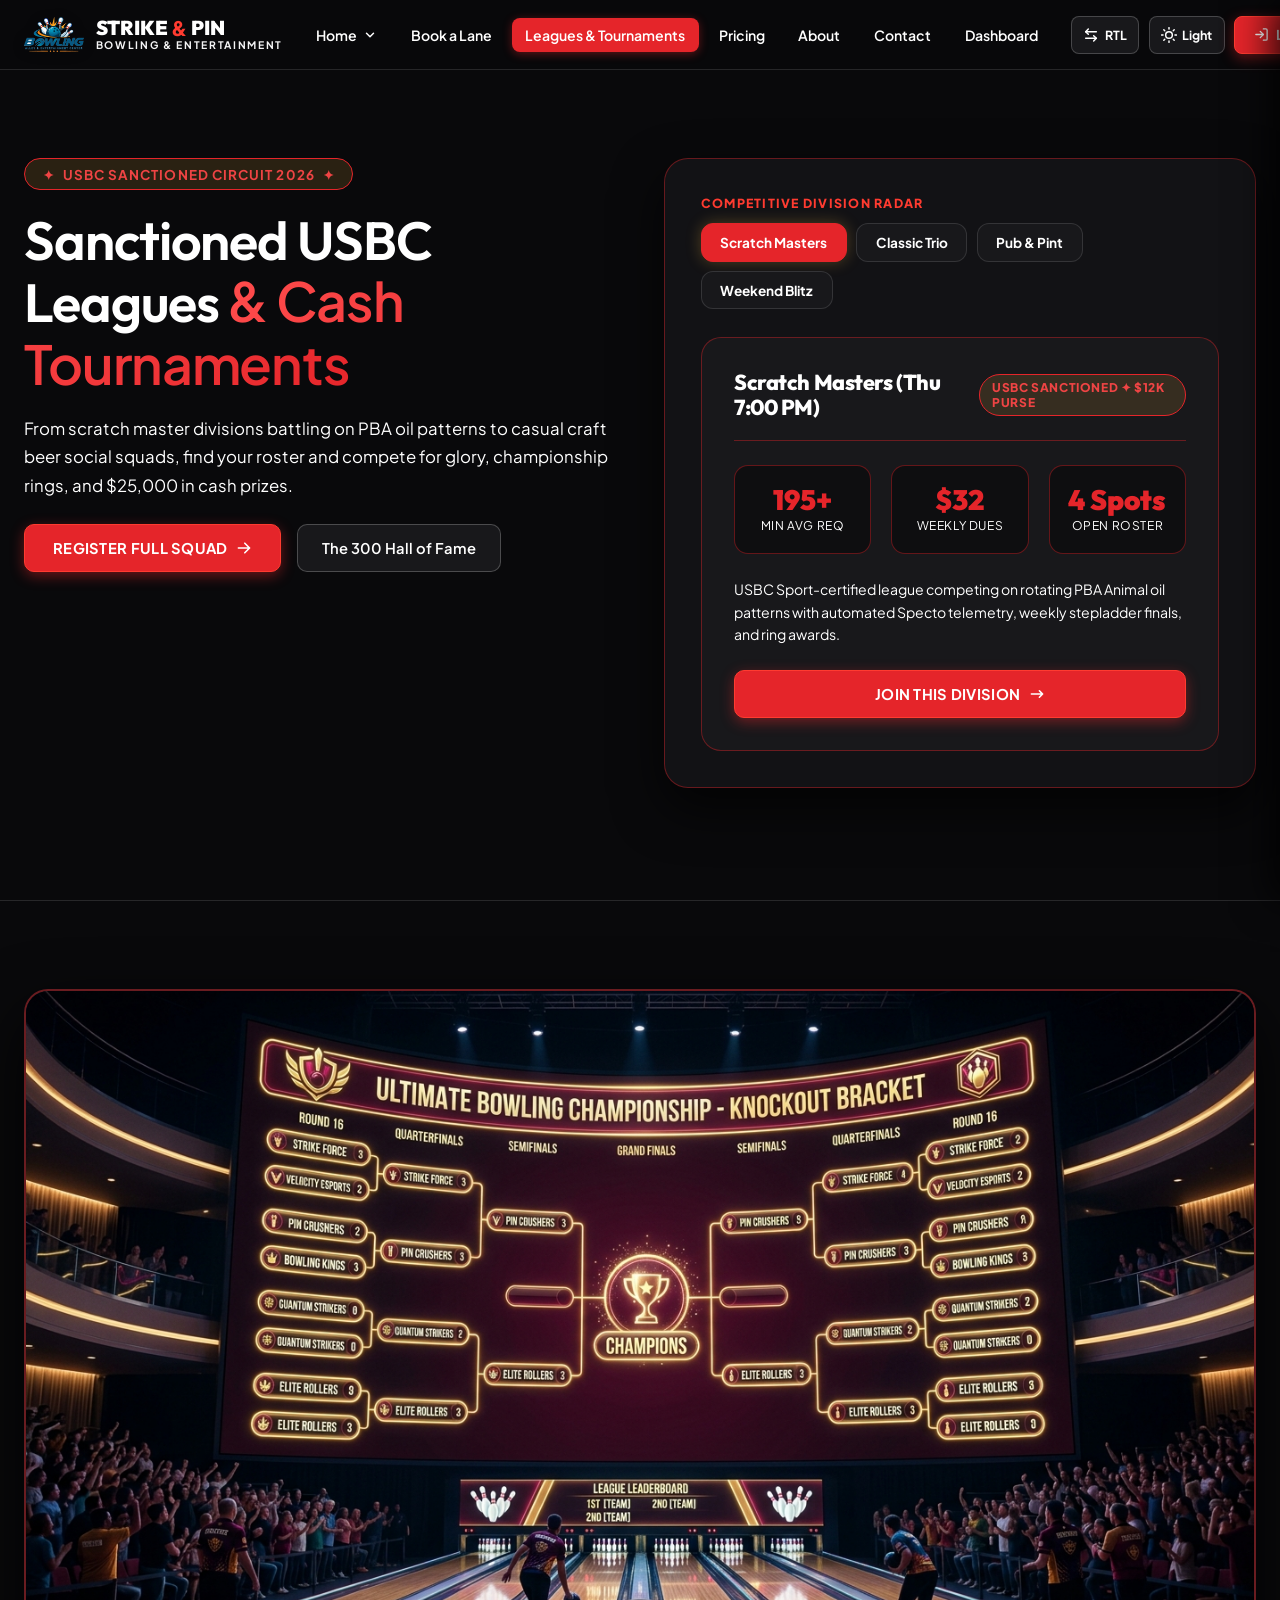
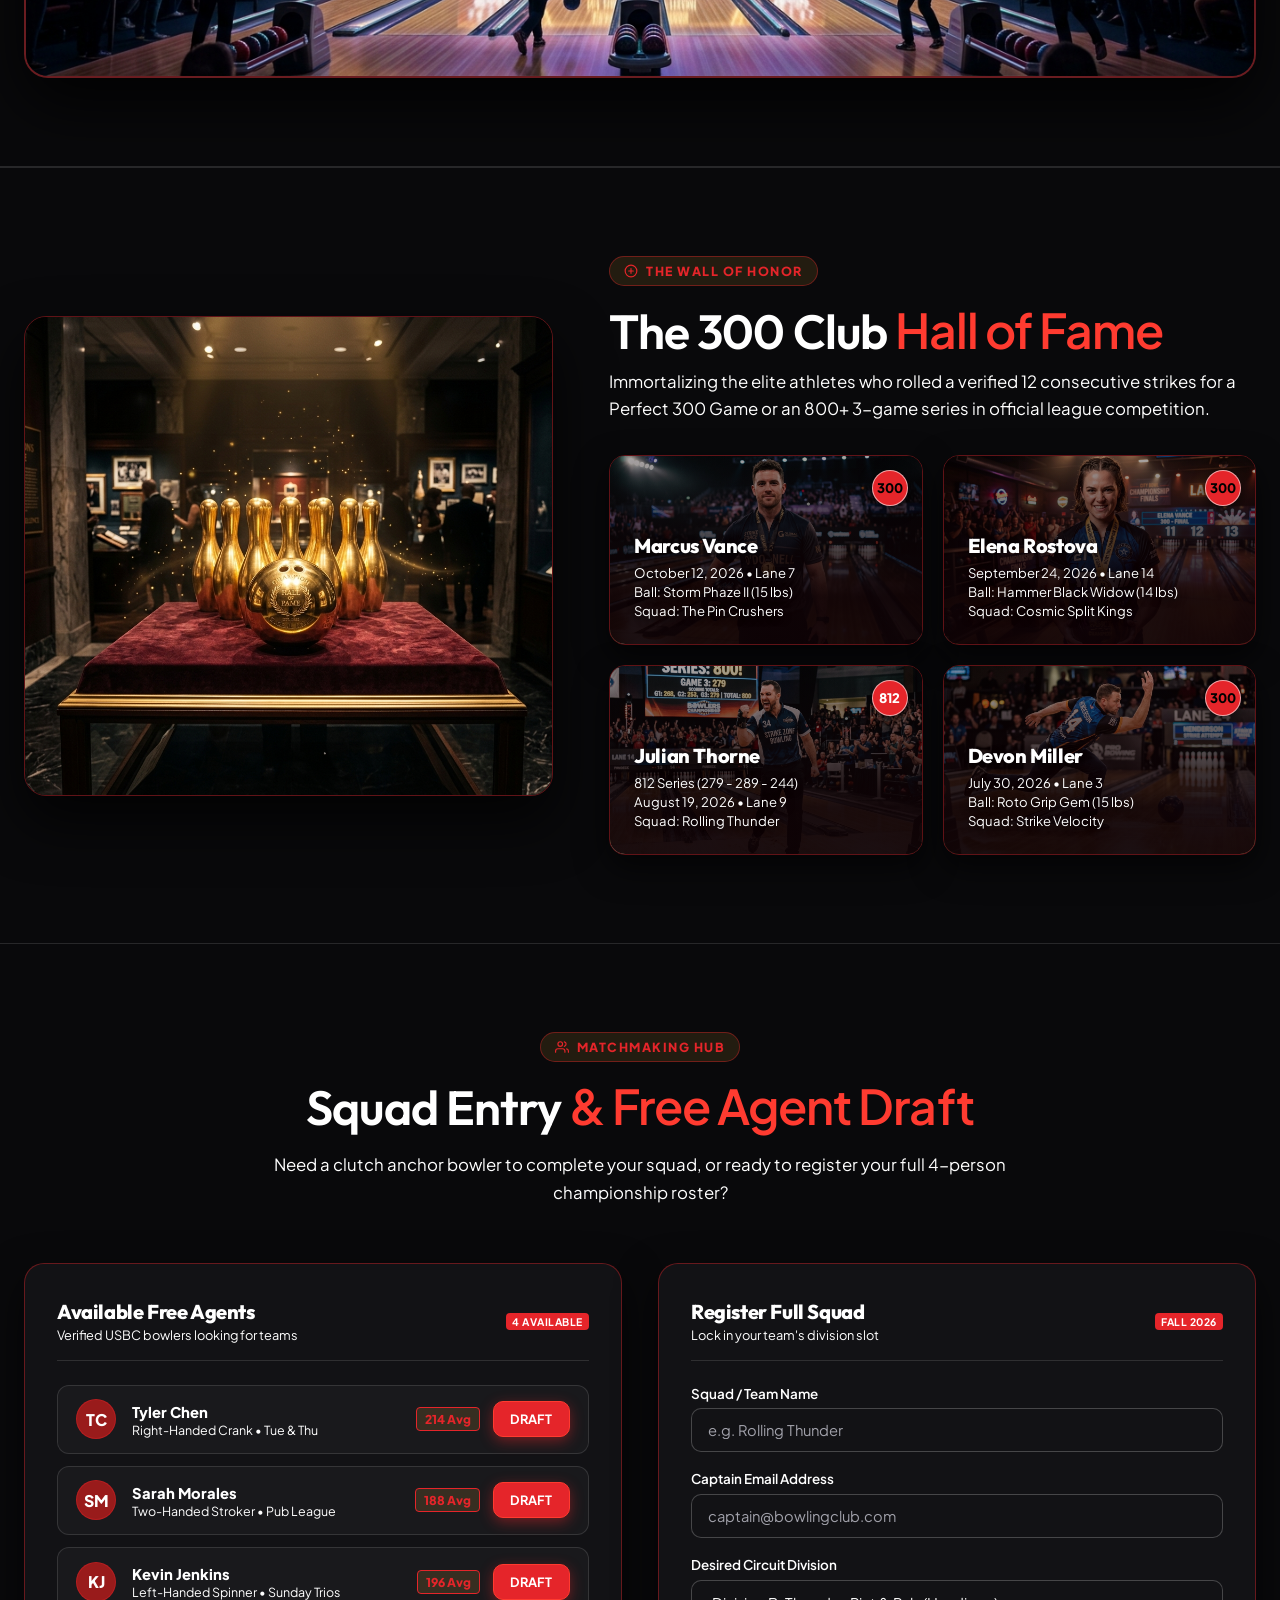
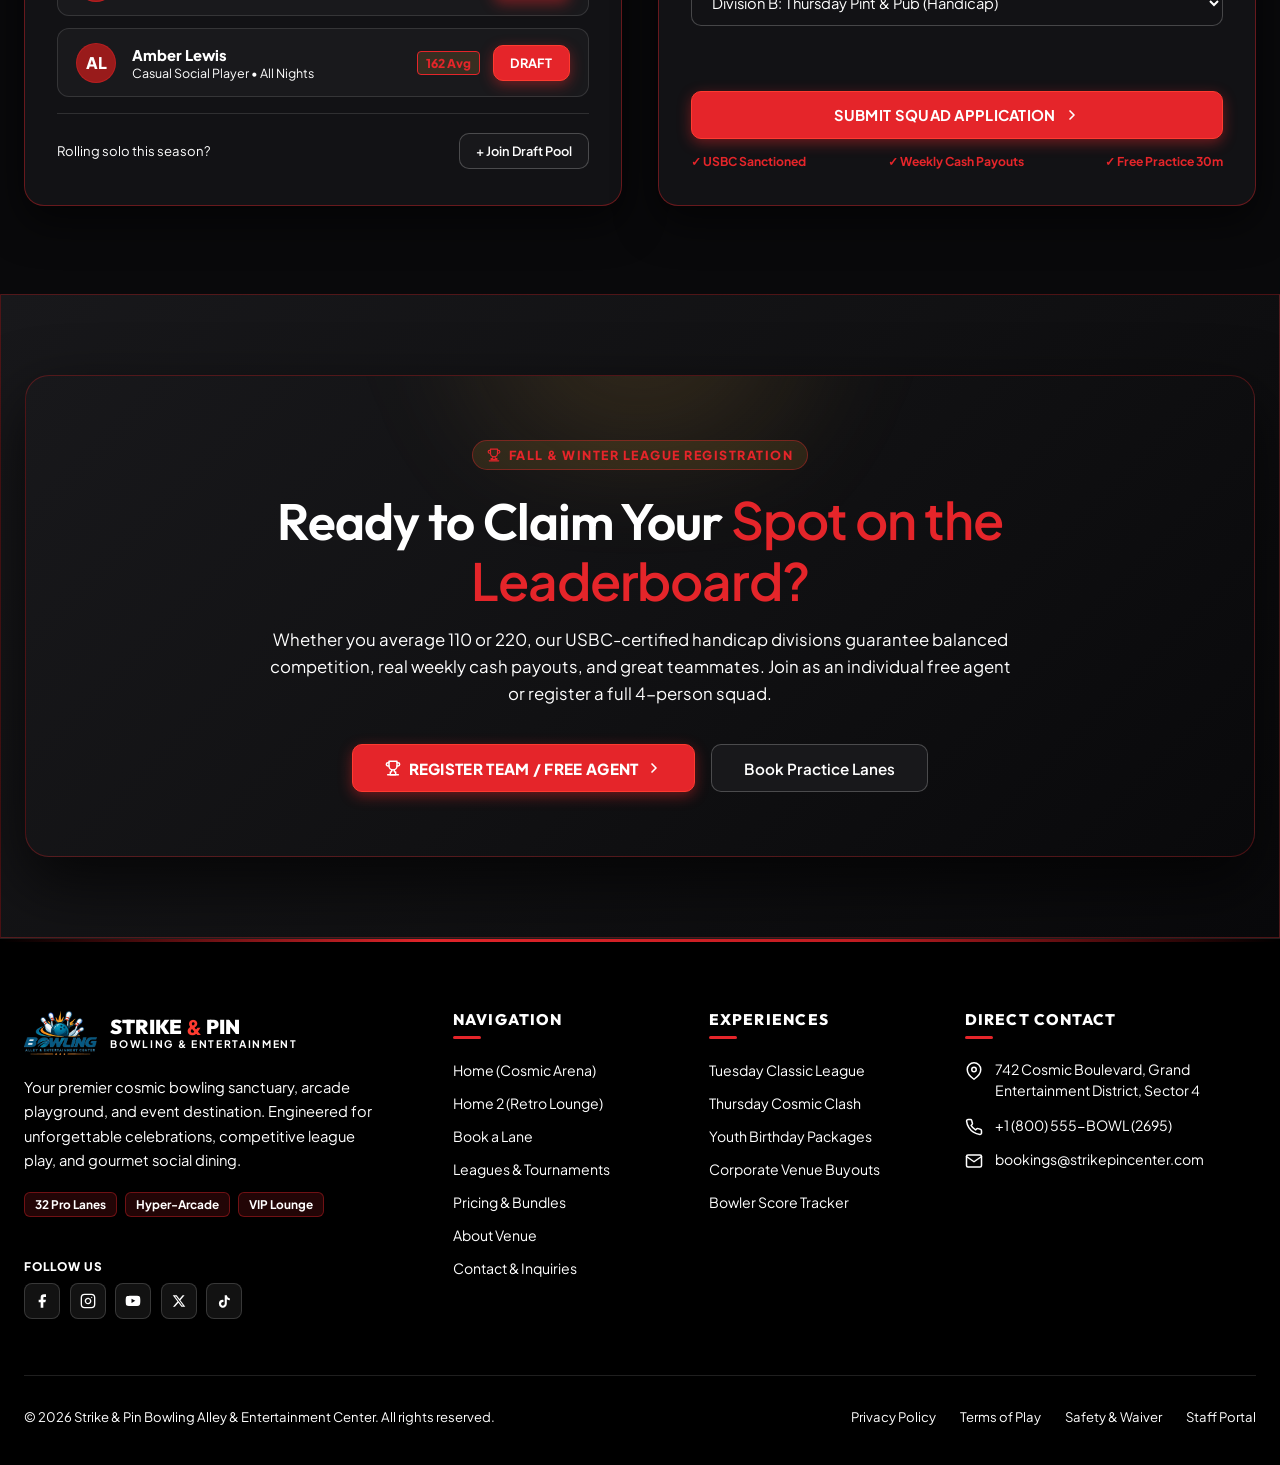
<file: leagues.html>
<!DOCTYPE html>
<html lang="en" dir="ltr" class="dark">

<head>
  <meta charset="UTF-8">
  <meta name="viewport" content="width=device-width, initial-scale=1.0">
  <title>Leagues & Championship Tournaments | Strike & Pin</title>
  <meta name="description"
    content="Compete in sanctioned USBC scratch circuits, fun social handicap leagues, and high-stakes prize tournaments. View knockout brackets, rosters, and draft free agents.">
  <meta name="theme-color" content="#160206">

  <!-- Favicon -->
  <link rel="icon" type="image/png" href="assets/images/icons/logo.png">

  <!-- Global Stylesheets (No inline CSS!) -->
  <link rel="stylesheet" href="assets/css/style.css">
  <link rel="stylesheet" href="assets/css/responsive.css">
</head>

<body>

  <!-- ==========================================================================
       BRANDED PRELOADER
       ========================================================================== -->
  <div id="preloader" role="status" aria-label="Loading Strike & Pin Center">
    <div class="loader-content">
      <div class="loader-brand">
        <img src="assets/images/icons/logo.png" alt="Strike & Pin Bowling Logo" class="loader-logo-img">
        <div class="brand-text-group">
          <span class="brand-title">Strike<span>&</span>Pin</span>
          <span class="brand-subtitle">Bowling & Entertainment</span>
        </div>
      </div>
      <div class="loader-pin-indicator" aria-hidden="true">
        <span class="loader-dot"></span>
        <span class="loader-dot"></span>
        <span class="loader-dot"></span>
      </div>
    </div>
  </div>

  <!-- ==========================================================================
       FIXED COMPACT HEADER
       ========================================================================== -->
  <header class="site-header" id="siteHeader">
    <div class="header-container">

      <!-- Brand Logo + Name + Small Subtitle -->
      <a href="index.html" class="header-brand" aria-label="Strike & Pin Homepage">
        <img src="assets/images/icons/logo.png" alt="Strike & Pin Bowling Logo" class="header-logo-img">
        <div class="brand-text-group">
          <span class="brand-title">Strike<span>&</span>Pin</span>
          <span class="brand-subtitle">Bowling & Entertainment</span>
        </div>
      </a>

      <!-- Desktop Navigation - Exactly 6 Items (Leagues & Tournaments active) -->
      <nav class="desktop-nav" aria-label="Primary Navigation">

        <!-- 1. Home (Dropdown - CLICK ONLY) -->
        <div class="nav-dropdown-wrapper" id="homeDropdownWrapper">
          <button type="button" class="nav-link nav-dropdown-trigger" id="homeDropdownTrigger" aria-haspopup="true"
            aria-expanded="false">
            <span>Home</span>
            <svg class="chevron-icon" viewBox="0 0 24 24" fill="none" stroke="currentColor" stroke-width="2.5"
              stroke-linecap="round" stroke-linejoin="round" aria-hidden="true">
              <polyline points="6 9 12 15 18 9"></polyline>
            </svg>
          </button>
          <div class="dropdown-panel" role="menu" aria-label="Home Variations">
            <a href="index.html" class="dropdown-item" role="menuitem">
              <span>Home 1 (Cosmic Arena)</span>
              <span class="dropdown-badge">V1</span>
            </a>
            <a href="home-2.html" class="dropdown-item" role="menuitem">
              <span>Home 2 (Retro Lounge)</span>
              <span class="dropdown-badge">V2</span>
            </a>
          </div>
        </div>

        <!-- 2. Book a Lane -->
        <a href="book-lane.html" class="nav-link">
          <span>Book a Lane</span>
        </a>

        <!-- 3. Leagues & Tournaments (Active) -->
        <a href="leagues.html" class="nav-link active" aria-current="page">
          <span>Leagues & Tournaments</span>
        </a>

        <!-- 4. Pricing -->
        <a href="pricing.html" class="nav-link">
          <span>Pricing</span>
        </a>

        <!-- 6. About -->
        <a href="about.html" class="nav-link">
          <span>About</span>
        </a>

        <!-- 7. Contact (Directly visible) -->
        <a href="contact.html" class="nav-link">
          <span>Contact</span>
        </a>

        <!-- 8. Dashboard -->
        <a href="dashboard.html" class="nav-link">
          <span>Dashboard</span>
        </a>
      </nav>

      <!-- Header Controls: RTL, Dark Mode, Dedicated Login Button -->
      <div class="header-actions">

        <!-- RTL/LTR Toggle -->
        <button type="button" class="utility-btn rtl-toggle-btn" aria-label="Toggle text direction (RTL/LTR)">
          <svg viewBox="0 0 24 24" fill="none" stroke="currentColor" stroke-width="2.2" stroke-linecap="round"
            stroke-linejoin="round" aria-hidden="true">
            <path d="M8 3L4 7l4 4"></path>
            <path d="M4 7h16"></path>
            <path d="M16 21l4-4-4-4"></path>
            <path d="M20 17H4"></path>
          </svg>
          <span class="utility-label dir-label-text">RTL</span>
        </button>

        <!-- Dark Mode Toggle (Pure #000000) -->
        <button type="button" class="utility-btn dark-mode-toggle" aria-label="Toggle dark mode" aria-pressed="true">
          <svg viewBox="0 0 24 24" fill="none" stroke="currentColor" stroke-linecap="round" stroke-linejoin="round"
            aria-hidden="true">
            <circle cx="12" cy="12" r="5"></circle>
            <line x1="12" y1="1" x2="12" y2="3"></line>
            <line x1="12" y1="21" x2="12" y2="23"></line>
            <line x1="4.22" y1="4.22" x2="5.64" y2="5.64"></line>
            <line x1="18.36" y1="18.36" x2="19.78" y2="19.78"></line>
            <line x1="1" y1="12" x2="3" y2="12"></line>
            <line x1="21" y1="12" x2="23" y2="12"></line>
            <line x1="4.22" y1="19.78" x2="5.64" y2="18.36"></line>
            <line x1="18.36" y1="5.64" x2="19.78" y2="4.22"></line>
          </svg>
          <span class="utility-label">Theme</span>
        </button>

        <!-- Dedicated Login Button -->
        <a href="login.html" class="btn-login desktop-only" id="headerLoginBtn">
          <svg viewBox="0 0 24 24" fill="none" stroke="currentColor" stroke-width="2.2" stroke-linecap="round"
            stroke-linejoin="round" aria-hidden="true">
            <path d="M15 3h4a2 2 0 0 1 2 2v14a2 2 0 0 1-2 2h-4"></path>
            <polyline points="10 17 15 12 10 7"></polyline>
            <line x1="15" y1="12" x2="3" y2="12"></line>
          </svg>
          <span>Login</span>
        </a>

        <!-- Mobile Menu Toggle Button -->
        <button type="button" class="mobile-toggle-btn" id="mobileMenuBtn" aria-label="Open mobile navigation menu"
          aria-controls="mobileDrawer" aria-expanded="false">
          <svg viewBox="0 0 24 24" fill="none" stroke="currentColor" stroke-width="2.2" stroke-linecap="round"
            stroke-linejoin="round" aria-hidden="true">
            <line x1="3" y1="6" x2="21" y2="6"></line>
            <line x1="3" y1="12" x2="21" y2="12"></line>
            <line x1="3" y1="18" x2="21" y2="18"></line>
          </svg>
        </button>

      </div>
    </div>
  </header>

  <!-- ==========================================================================
       MOBILE NAVIGATION DRAWER
       ========================================================================== -->
  <div class="mobile-drawer-backdrop" id="mobileDrawerBackdrop" aria-hidden="true"></div>
  <aside class="mobile-drawer" id="mobileDrawer" aria-label="Mobile Navigation" role="dialog" aria-modal="true">

    <div class="mobile-drawer-header">
      <div class="header-brand">
        <img src="assets/images/icons/logo.png" alt="Strike & Pin Logo" class="header-logo-img">
        <div class="brand-text-group">
          <span class="brand-title">Strike<span>&</span>Pin</span>
          <span class="brand-subtitle">Bowling & Entertainment</span>
        </div>
      </div>
      <button type="button" class="mobile-drawer-close" id="mobileDrawerClose" aria-label="Close navigation menu">
        <svg viewBox="0 0 24 24" width="20" height="20" fill="none" stroke="currentColor" stroke-width="2.2"
          stroke-linecap="round" stroke-linejoin="round" aria-hidden="true">
          <line x1="18" y1="6" x2="6" y2="18"></line>
          <line x1="6" y1="6" x2="18" y2="18"></line>
        </svg>
      </button>
    </div>

    <div class="mobile-drawer-content">

      <div class="mobile-accordion-wrapper" id="mobileHomeAccordion">
        <button type="button" class="mobile-nav-link mobile-accordion-toggle" id="mobileHomeAccordionToggle"
          aria-expanded="false">
          <span>Home</span>
          <svg class="chevron-icon" viewBox="0 0 24 24" fill="none" stroke="currentColor" stroke-width="2.5"
            stroke-linecap="round" stroke-linejoin="round" aria-hidden="true">
            <polyline points="6 9 12 15 18 9"></polyline>
          </svg>
        </button>
        <div class="mobile-accordion-panel">
          <a href="index.html" class="mobile-sub-link">
            <span>Home 1 (Cosmic Arena)</span>
            <span class="dropdown-badge">V1</span>
          </a>
          <a href="home-2.html" class="mobile-sub-link">
            <span>Home 2 (Retro Lounge)</span>
            <span class="dropdown-badge">V2</span>
          </a>
        </div>
      </div>

      <a href="book-lane.html" class="mobile-nav-link">
        <span>Book a Lane</span>
      </a>

      <a href="leagues.html" class="mobile-nav-link active" aria-current="page">
        <span>Leagues & Tournaments</span>
      </a>

      <a href="pricing.html" class="mobile-nav-link">
        <span>Pricing</span>
      </a>

      <a href="about.html" class="mobile-nav-link">
        <span>About Us</span>
      </a>

      <a href="contact.html" class="mobile-nav-link">
        <span>Contact</span>
      </a>

      <a href="dashboard.html" class="mobile-nav-link">
        <span>Dashboard</span>
      </a>

      <a href="login.html" class="btn-login" style="margin-top: 1rem; width: 100%; justify-content: center;">
        <svg viewBox="0 0 24 24" fill="none" stroke="currentColor" stroke-width="2.2" stroke-linecap="round"
          stroke-linejoin="round" aria-hidden="true">
          <path d="M15 3h4a2 2 0 0 1 2 2v14a2 2 0 0 1-2 2h-4"></path>
          <polyline points="10 17 15 12 10 7"></polyline>
          <line x1="15" y1="12" x2="3" y2="12"></line>
        </svg>
        <span>Guest & Member Login</span>
      </a>
    </div>

  </aside>

  <!-- ==========================================================================
       MAIN CONTENT: EXACTLY 5 CONTENT SECTIONS FOR LEAGUES & TOURNAMENTS
       ========================================================================== -->
  <main id="mainContent">

    <!-- ========================================================================
         SECTION 1: LEAGUES & TOURNAMENTS HERO RADAR TERMINAL
         ======================================================================== -->
    <section class="pricing-hero-section leagues-hero-section" id="leaguesJumbotronSection"
      aria-label="Leagues and Tournaments Championship">
      <div class="container">
        <div class="pricing-hero-grid">

          <!-- Left Info Column -->
          <div class="pricing-hero-info">
            <div class="party-badge-strip">
              <span>✦</span> USBC Sanctioned Circuit 2026 <span>✦</span>
            </div>

            <h1 class="party-hero-title">
              Sanctioned USBC Leagues <span>&amp; Cash Tournaments</span>
            </h1>

            <p class="party-hero-lead">
              From scratch master divisions battling on PBA oil patterns to casual craft beer social squads, find your
              roster and compete for glory, championship rings, and $25,000 in cash prizes.
            </p>

            <div class="hero-actions-row">
              <a href="#freeAgentDraftSection" class="btn btn-primary">
                <span>Register Full Squad</span>
                <svg viewBox="0 0 20 20" fill="currentColor" width="16" height="16" aria-hidden="true">
                  <path fill-rule="evenodd"
                    d="M10.293 3.293a1 1 0 011.414 0l6 6a1 1 0 010 1.414l-6 6a1 1 0 01-1.414-1.414L14.586 11H3a1 1 0 110-2h11.586l-4.293-4.293a1 1 0 010-1.414z"
                    clip-rule="evenodd" />
                </svg>
              </a>
              <a href="#hallOfHonorSection" class="btn btn-secondary">
                <span>The 300 Hall of Fame</span>
              </a>
            </div>
          </div>

          <!-- Right Interactive League Division Radar Terminal -->
          <div class="pricing-radar-terminal league-radar-terminal">
            <span class="text-xs uppercase font-extrabold text-accent-gold tracking-widest block mb-3">
              Competitive Division Radar
            </span>

            <div class="radar-selector-strip" id="leagueRadarSelectorStrip">
              <button type="button" class="radar-pill-btn active" data-div="scratch">Scratch Masters</button>
              <button type="button" class="radar-pill-btn" data-div="classic">Classic Trio</button>
              <button type="button" class="radar-pill-btn" data-div="pub">Pub &amp; Pint</button>
              <button type="button" class="radar-pill-btn" data-div="weekend">Weekend Blitz</button>
            </div>

            <div class="radar-hud-card">
              <div class="radar-hud-header">
                <h3 class="radar-band-name" id="leagueRadarBandTitle">Scratch Masters (Thu 7:00 PM)</h3>
                <span class="radar-savings-tag" id="leagueRadarTag">USBC Sanctioned ✦ $12K Purse</span>
              </div>

              <div class="radar-stats-grid">
                <div class="radar-stat-box">
                  <div class="radar-stat-val" id="leagueRadarStat1">195+</div>
                  <div class="radar-stat-label" id="leagueRadarLabel1">Min Avg Req</div>
                </div>
                <div class="radar-stat-box">
                  <div class="radar-stat-val" id="leagueRadarStat2">$32</div>
                  <div class="radar-stat-label" id="leagueRadarLabel2">Weekly Dues</div>
                </div>
                <div class="radar-stat-box">
                  <div class="radar-stat-val" id="leagueRadarStat3">4 Spots</div>
                  <div class="radar-stat-label" id="leagueRadarLabel3">Open Roster</div>
                </div>
              </div>

              <p class="radar-hud-details" id="leagueRadarDesc">
                USBC Sport-certified league competing on rotating PBA Animal oil patterns with automated Specto
                telemetry, weekly stepladder finals, and ring awards.
              </p>

              <a href="#freeAgentDraftSection" class="btn btn-primary w-full text-center" id="leagueRadarJoinBtn">
                <span>Join This Division</span>
                <svg viewBox="0 0 20 20" fill="currentColor" width="16" height="16" aria-hidden="true">
                  <path fill-rule="evenodd"
                    d="M12.293 5.293a1 1 0 011.414 0l4 4a1 1 0 010 1.414l-4 4a1 1 0 01-1.414-1.414L14.586 11H3a1 1 0 110-2h11.586l-2.293-2.293a1 1 0 010-1.414z"
                    clip-rule="evenodd" />
                </svg>
              </a>
            </div>



          </div>

        </div>
      </div>
    </section>

    <!-- ------------------------------------------------------------------------
         SECTION 2: TOURNAMENT KNOCKOUT BRACKET VISUAL SHOWCASE
         ------------------------------------------------------------------------ -->
    <section class="section-wrapper bg-surface" id="tournamentBracketSection" aria-label="Tournament Knockout Bracket">
      <div class="section-container">
        <div class="tournament-bracket-visual-frame">
          <img src="assets/images/gallery/tournament-bracket-board.jpg"
            alt="Championship Knockout Tournament Bracket Display" loading="lazy">
        </div>
      </div>
    </section>



    <!-- ------------------------------------------------------------------------
         SECTION 3: THE 300 HALL OF FAME & SEASONAL RECORDS WALL
         ------------------------------------------------------------------------ -->
    <section class="section-wrapper bg-surface" id="hallOfHonorSection" aria-label="300 Game Hall of Fame">
      <div class="section-container">

        <div class="hall-of-fame-layout">

          <!-- Left: Golden Pins Visual -->
          <div class="hall-pins-visual-col">
            <img src="assets/images/gallery/hall-of-fame-pins.jpg"
              alt="Golden commemorative bowling pins honoring 300 perfect games" loading="lazy">
          </div>

          <!-- Right: Wall of Honor Plaques Grid -->
          <div>
            <div class="eyebrow-badge">
              <svg viewBox="0 0 24 24" fill="none" stroke="currentColor" stroke-width="2" stroke-linecap="round"
                stroke-linejoin="round" aria-hidden="true">
                <circle cx="12" cy="12" r="10"></circle>
                <path d="M12 8v8"></path>
                <path d="M8 12h8"></path>
              </svg>
              <span>The Wall of Honor</span>
            </div>

            <h2 class="section-title" style="margin-bottom: 0.5rem;">
              The 300 Club <span>Hall of Fame</span>
            </h2>

            <p class="section-subtitle" style="margin-bottom: 2rem;">
              Immortalizing the elite athletes who rolled a verified 12 consecutive strikes for a Perfect 300 Game or an
              800+ 3-game series in official league competition.
            </p>

            <div class="hall-plaques-grid">

              <div class="hall-honor-plaque">
                <img src="assets/images/gallery/bowler-marcus.jpg" alt="Marcus Vance 300 Game Bowler"
                  class="plaque-bg-img" loading="lazy">
                <div class="plaque-overlay"></div>
                <span class="plaque-gold-medallion">300</span>
                <div class="plaque-content">
                  <h4>Marcus Vance</h4>
                  <p>October 12, 2026 • Lane 7<br>Ball: Storm Phaze II (15 lbs)<br>Squad: The Pin Crushers</p>
                </div>
              </div>

              <div class="hall-honor-plaque">
                <img src="assets/images/gallery/bowler-elena.jpg" alt="Elena Rostova 300 Game Bowler"
                  class="plaque-bg-img" loading="lazy">
                <div class="plaque-overlay"></div>
                <span class="plaque-gold-medallion">300</span>
                <div class="plaque-content">
                  <h4>Elena Rostova</h4>
                  <p>September 24, 2026 • Lane 14<br>Ball: Hammer Black Widow (14 lbs)<br>Squad: Cosmic Split Kings</p>
                </div>
              </div>

              <div class="hall-honor-plaque">
                <img src="assets/images/gallery/bowler-julian.jpg" alt="Julian Thorne 812 Series Bowler"
                  class="plaque-bg-img" loading="lazy">
                <div class="plaque-overlay"></div>
                <span class="plaque-gold-medallion"
                  style="background: var(--brand-burgundy-500); color: #fff;">812</span>
                <div class="plaque-content">
                  <h4>Julian Thorne</h4>
                  <p>812 Series (279 - 289 - 244)<br>August 19, 2026 • Lane 9<br>Squad: Rolling Thunder</p>
                </div>
              </div>

              <div class="hall-honor-plaque">
                <img src="assets/images/gallery/bowler-devon.jpg" alt="Devon Miller 300 Game Bowler"
                  class="plaque-bg-img" loading="lazy">
                <div class="plaque-overlay"></div>
                <span class="plaque-gold-medallion">300</span>
                <div class="plaque-content">
                  <h4>Devon Miller</h4>
                  <p>July 30, 2026 • Lane 3<br>Ball: Roto Grip Gem (15 lbs)<br>Squad: Strike Velocity</p>
                </div>
              </div>

            </div>

          </div>

        </div>

      </div>
    </section>

    <!-- ------------------------------------------------------------------------
         SECTION 4: FREE AGENT DRAFT BOARD & SQUAD REGISTRATION CONSOLE
         ------------------------------------------------------------------------ -->
    <section class="section-wrapper bg-body" id="freeAgentDraftSection" aria-label="Free Agent Draft Board">
      <div class="section-container">

        <div class="section-header-center">
          <div class="eyebrow-badge">
            <svg viewBox="0 0 24 24" fill="none" stroke="currentColor" stroke-width="2" stroke-linecap="round"
              stroke-linejoin="round" aria-hidden="true">
              <path d="M17 21v-2a4 4 0 0 0-4-4H5a4 4 0 0 0-4 4v2"></path>
              <circle cx="9" cy="7" r="4"></circle>
              <path d="M23 21v-2a4 4 0 0 0-3-3.87"></path>
              <path d="M16 3.13a4 4 0 0 1 0 7.75"></path>
            </svg>
            <span>Matchmaking Hub</span>
          </div>
          <h2 class="section-title">Squad Entry <span>&amp; Free Agent Draft</span></h2>
          <p class="section-subtitle">
            Need a clutch anchor bowler to complete your squad, or ready to register your full 4-person championship
            roster?
          </p>
        </div>

        <div class="draft-board-layout">

          <!-- Card 1: Available Free Agents Roster -->
          <div class="draft-roster-card">
            <div class="draft-roster-header">
              <div>
                <h3 style="font-size: 1.25rem; font-weight: 800; color: #FFFFFF;">Available Free Agents</h3>
                <span style="font-size: 0.8rem; color: var(--brand-cream);">Verified USBC bowlers looking for
                  teams</span>
              </div>
              <span class="dropdown-badge" style="background: #22C55E; color: #000;">4 Available</span>
            </div>

            <div class="draft-agents-list">
              <div class="draft-agent-row">
                <div class="agent-meta-left">
                  <div class="agent-avatar-badge">TC</div>
                  <div>
                    <span class="agent-name-text">Tyler Chen</span>
                    <span style="font-size: 0.78rem; color: var(--brand-cream); display: block;">Right-Handed Crank •
                      Tue &amp; Thu</span>
                  </div>
                </div>
                <div style="display: flex; align-items: center; gap: 0.85rem;">
                  <span class="agent-average-pill">214 Avg</span>
                  <button type="button" class="btn-primary btn-draft-agent" data-agent="Tyler Chen"
                    style="height: 36px; padding: 0 1rem; font-size: 0.8rem;">Draft</button>
                </div>
              </div>

              <div class="draft-agent-row">
                <div class="agent-meta-left">
                  <div class="agent-avatar-badge">SM</div>
                  <div>
                    <span class="agent-name-text">Sarah Morales</span>
                    <span style="font-size: 0.78rem; color: var(--brand-cream); display: block;">Two-Handed Stroker •
                      Pub League</span>
                  </div>
                </div>
                <div style="display: flex; align-items: center; gap: 0.85rem;">
                  <span class="agent-average-pill">188 Avg</span>
                  <button type="button" class="btn-primary btn-draft-agent" data-agent="Sarah Morales"
                    style="height: 36px; padding: 0 1rem; font-size: 0.8rem;">Draft</button>
                </div>
              </div>

              <div class="draft-agent-row">
                <div class="agent-meta-left">
                  <div class="agent-avatar-badge">KJ</div>
                  <div>
                    <span class="agent-name-text">Kevin Jenkins</span>
                    <span style="font-size: 0.78rem; color: var(--brand-cream); display: block;">Left-Handed Spinner •
                      Sunday Trios</span>
                  </div>
                </div>
                <div style="display: flex; align-items: center; gap: 0.85rem;">
                  <span class="agent-average-pill">196 Avg</span>
                  <button type="button" class="btn-primary btn-draft-agent" data-agent="Kevin Jenkins"
                    style="height: 36px; padding: 0 1rem; font-size: 0.8rem;">Draft</button>
                </div>
              </div>

              <div class="draft-agent-row">
                <div class="agent-meta-left">
                  <div class="agent-avatar-badge">AL</div>
                  <div>
                    <span class="agent-name-text">Amber Lewis</span>
                    <span style="font-size: 0.78rem; color: var(--brand-cream); display: block;">Casual Social Player •
                      All Nights</span>
                  </div>
                </div>
                <div style="display: flex; align-items: center; gap: 0.85rem;">
                  <span class="agent-average-pill">162 Avg</span>
                  <button type="button" class="btn-primary btn-draft-agent" data-agent="Amber Lewis"
                    style="height: 36px; padding: 0 1rem; font-size: 0.8rem;">Draft</button>
                </div>
              </div>
            </div>

            <div class="draft-card-footer">
              <span style="font-size: 0.82rem; color: var(--brand-cream);">Rolling solo this season?</span>
              <button type="button" class="btn-secondary" style="height: 36px; font-size: 0.8rem; padding: 0 1rem;"
                onclick="alert('Free agent sign-up form: Please enter your details or contact league coordinator at leagues@strikepin.com');">+
                Join Draft Pool</button>
            </div>
          </div>

          <!-- Card 2: Register Full Squad -->
          <div class="squad-form-card">
            <div class="draft-roster-header">
              <div>
                <h3 style="font-size: 1.25rem; font-weight: 800; color: #FFFFFF;">Register Full Squad</h3>
                <span style="font-size: 0.8rem; color: var(--brand-cream);">Lock in your team's division slot</span>
              </div>
              <span class="dropdown-badge" style="background: var(--brand-gold-500); color: #000;">Fall 2026</span>
            </div>

            <form
              onsubmit="event.preventDefault(); alert('Squad registration received! League coordinator will email your team schedule and sanction packet.');"
              style="display: flex; flex-direction: column; gap: 1.15rem; flex: 1; justify-content: space-between;">
              <div style="display: flex; flex-direction: column; gap: 1.15rem;">
                <div class="form-control-wrap">
                  <label for="squadName" class="form-label">Squad / Team Name</label>
                  <input type="text" id="squadName" class="form-input-styled" placeholder="e.g. Rolling Thunder"
                    required>
                </div>

                <div class="form-control-wrap">
                  <label for="captainEmail" class="form-label">Captain Email Address</label>
                  <input type="email" id="captainEmail" class="form-input-styled" placeholder="captain@bowlingclub.com"
                    required>
                </div>

                <div class="form-control-wrap">
                  <label for="divisionSelect" class="form-label">Desired Circuit Division</label>
                  <select id="divisionSelect" class="form-select-styled">
                    <option value="divA">Division A: Premier Scratch (190+ Avg)</option>
                    <option value="divB" selected>Division B: Thursday Pint &amp; Pub (Handicap)</option>
                    <option value="divC">Division C: Sunday Baker Trios</option>
                  </select>
                </div>
              </div>

              <div>
                <button type="submit" class="btn-primary"
                  style="width: 100%; height: 48px; justify-content: center; margin-top: 0.5rem;">
                  <span>Submit Squad Application</span>
                  <svg viewBox="0 0 24 24" fill="none" stroke="currentColor" stroke-width="2.5" stroke-linecap="round"
                    stroke-linejoin="round" aria-hidden="true">
                    <polyline points="9 18 15 12 9 6"></polyline>
                  </svg>
                </button>

                <div class="squad-form-perks">
                  <span>✓ USBC Sanctioned</span>
                  <span>✓ Weekly Cash Payouts</span>
                  <span>✓ Free Practice 30m</span>
                </div>
              </div>
            </form>
          </div>

        </div>

      </div>
    </section>

    <!-- ==========================================================================
         CALL TO ACTION (CTA): READY TO ROLL
         ========================================================================== -->
    <section class="site-cta-section" aria-label="Book Your Lane Experience">
      <div class="section-container">
        <div class="site-cta-card">
          <div class="site-cta-glow" aria-hidden="true"></div>
          <div class="site-cta-content">
            <div class="eyebrow-badge">
              <svg viewBox="0 0 24 24" fill="none" stroke="currentColor" stroke-width="2" stroke-linecap="round"
                stroke-linejoin="round" aria-hidden="true">
                <path d="M6 9H4.5a2.5 2.5 0 0 1 0-5H6"></path>
                <path d="M18 9h1.5a2.5 2.5 0 0 0 0-5H18"></path>
                <path d="M4 22h16"></path>
                <path d="M10 14.66V17c0 .55-.45 1-1 1H7v2h10v-2h-2c-.55 0-1-.45-1-1v-2.34"></path>
                <path d="M18 2H6v7a6 6 0 0 0 12 0V2Z"></path>
              </svg>
              <span>Fall &amp; Winter League Registration</span>
            </div>
            <h2 class="site-cta-heading">Ready to Claim Your <span>Spot on the Leaderboard?</span></h2>
            <p class="site-cta-subtext">
              Whether you average 110 or 220, our USBC-certified handicap divisions guarantee balanced competition, real
              weekly cash payouts, and great teammates. Join as an individual free agent or register a full 4-person
              squad.
            </p>
            <div class="site-cta-actions">
              <a href="contact.html" class="btn-primary">
                <svg viewBox="0 0 24 24" width="18" height="18" fill="none" stroke="currentColor" stroke-width="2.2"
                  stroke-linecap="round" stroke-linejoin="round" aria-hidden="true">
                  <path d="M6 9H4.5a2.5 2.5 0 0 1 0-5H6"></path>
                  <path d="M18 9h1.5a2.5 2.5 0 0 0 0-5H18"></path>
                  <path d="M4 22h16"></path>
                  <path d="M10 14.66V17c0 .55-.45 1-1 1H8v4h8v-4h-1c-.55 0-1-.45-1-1v-2.34"></path>
                  <path d="M18 2H6v7a6 6 0 0 0 12 0V2z"></path>
                </svg>
                <span>Register Team / Free Agent</span>
                <svg viewBox="0 0 24 24" fill="none" stroke="currentColor" stroke-width="2.5" stroke-linecap="round"
                  stroke-linejoin="round" aria-hidden="true">
                  <polyline points="9 18 15 12 9 6"></polyline>
                </svg>
              </a>
              <a href="book-lane.html" class="btn-secondary">
                <span>Book Practice Lanes</span>
              </a>

            </div>
          </div>
        </div>
      </div>
    </section>

  </main>

  <!-- ==========================================================================
       SCROLL TO TOP BUTTON
       ========================================================================== -->
  <button type="button" class="scroll-top-btn" id="scrollTopBtn" aria-label="Scroll to top of page">
    <svg viewBox="0 0 24 24" fill="none" stroke="currentColor" stroke-width="2.5" stroke-linecap="round"
      stroke-linejoin="round" aria-hidden="true">
      <polyline points="18 15 12 9 6 15"></polyline>
    </svg>
  </button>

  <!-- ==========================================================================
       SHARED EDITORIAL FOOTER
       ========================================================================== -->
  <footer class="site-footer">
    <div class="footer-inner">
      <div class="footer-grid">

        <div class="footer-col-brand">
          <a href="index.html" class="footer-brand-header" aria-label="Strike & Pin Homepage">
            <img src="assets/images/icons/logo.png" alt="Strike & Pin Logo" class="footer-logo-img">
            <div class="brand-text-group">
              <span class="brand-title">Strike<span>&</span>Pin</span>
              <span class="brand-subtitle">Bowling & Entertainment</span>
            </div>
          </a>
          <p class="footer-description">
            Your premier cosmic bowling sanctuary, arcade playground, and event destination. Engineered for
            unforgettable celebrations, competitive league play, and gourmet social dining.
          </p>
          <div class="footer-badges-row">
            <span class="footer-badge">32 Pro Lanes</span>
            <span class="footer-badge">Hyper-Arcade</span>
            <span class="footer-badge">VIP Lounge</span>
          </div>
          <div class="footer-social-wrap">
            <span class="footer-social-label">Follow Us</span>
            <div class="footer-social-links">
              <a href="https://facebook.com" class="footer-social-btn" aria-label="Follow Strike & Pin on Facebook" target="_blank" rel="noopener noreferrer">
                <svg viewBox="0 0 24 24" fill="currentColor" width="16" height="16" aria-hidden="true">
                  <path d="M18 2h-3a5 5 0 0 0-5 5v3H7v4h3v8h4v-8h3l1-4h-4V7a1 1 0 0 1 1-1h3z"></path>
                </svg>
              </a>
              <a href="https://instagram.com" class="footer-social-btn" aria-label="Follow Strike & Pin on Instagram" target="_blank" rel="noopener noreferrer">
                <svg viewBox="0 0 24 24" fill="none" stroke="currentColor" stroke-width="2" stroke-linecap="round" stroke-linejoin="round" width="16" height="16" aria-hidden="true">
                  <rect x="2" y="2" width="20" height="20" rx="5" ry="5"></rect>
                  <path d="M16 11.37A4 4 0 1 1 12.63 8 4 4 0 0 1 16 11.37z"></path>
                  <line x1="17.5" y1="6.5" x2="17.51" y2="6.5"></line>
                </svg>
              </a>
              <a href="https://youtube.com" class="footer-social-btn" aria-label="Subscribe to Strike & Pin on YouTube" target="_blank" rel="noopener noreferrer">
                <svg viewBox="0 0 24 24" fill="currentColor" width="16" height="16" aria-hidden="true">
                  <path d="M22.54 6.42a2.78 2.78 0 0 0-1.94-2C18.88 4 12 4 12 4s-6.88 0-8.6.46a2.78 2.78 0 0 0-1.94 2A29 29 0 0 0 1 11.75a29 29 0 0 0 .46 5.33A2.78 2.78 0 0 0 3.4 19c1.72.46 8.6.46 8.6.46s6.88 0 8.6-.46a2.78 2.78 0 0 0 1.94-2 29 29 0 0 0 .46-5.25 29 29 0 0 0-.46-5.33z"></path>
                  <polygon points="9.75 15.02 15.5 11.75 9.75 8.48 9.75 15.02" fill="#09090B"></polygon>
                </svg>
              </a>
              <a href="https://x.com" class="footer-social-btn" aria-label="Follow Strike & Pin on X" target="_blank" rel="noopener noreferrer">
                <svg viewBox="0 0 24 24" fill="currentColor" width="14" height="14" aria-hidden="true">
                  <path d="M18.244 2.25h3.308l-7.227 8.26 8.502 11.24H16.17l-5.214-6.817L4.99 21.75H1.68l7.73-8.835L1.254 2.25H8.08l4.713 6.231zm-1.161 17.52h1.833L7.084 4.126H5.117z"></path>
                </svg>
              </a>
              <a href="https://tiktok.com" class="footer-social-btn" aria-label="Follow Strike & Pin on TikTok" target="_blank" rel="noopener noreferrer">
                <svg viewBox="0 0 24 24" fill="currentColor" width="15" height="15" aria-hidden="true">
                  <path d="M19.59 6.69a4.83 4.83 0 0 1-3.77-4.25V2h-3.45v13.67a2.89 2.89 0 0 1-5.2 1.74 2.89 2.89 0 0 1 2.31-4.64c.298-.002.595.042.88.13V9.4a6.33 6.33 0 0 0-1-.08A6.34 6.34 0 0 0 3 15.66a6.34 6.34 0 0 0 10.82 4.5 6.34 6.34 0 0 0 1.87-4.5V8.5a8.28 8.28 0 0 0 4.9 1.63V6.69z"></path>
                </svg>
              </a>
            </div>
          </div>
        </div>

        <div>
          <h2 class="footer-heading">Navigation</h2>
          <ul class="footer-links-list">
            <li><a href="index.html" class="footer-link">Home (Cosmic Arena)</a></li>
            <li><a href="home-2.html" class="footer-link">Home 2 (Retro Lounge)</a></li>
            <li><a href="book-lane.html" class="footer-link">Book a Lane</a></li>
            <li><a href="leagues.html" class="footer-link">Leagues & Tournaments</a></li>
            <li><a href="pricing.html" class="footer-link">Pricing & Bundles</a></li>
            <li><a href="about.html" class="footer-link">About Venue</a></li>
            <li><a href="contact.html" class="footer-link">Contact & Inquiries</a></li>
          </ul>
        </div>

        <!-- Column 3: Entertainment & Leagues -->
        <div>
          <h3 class="footer-heading">Experiences</h3>
          <ul class="footer-links-list">
            <li><a href="leagues.html" class="footer-link">Tuesday Classic League</a></li>
            <li><a href="leagues.html" class="footer-link">Thursday Cosmic Clash</a></li>
            <li><a href="pricing.html" class="footer-link">Youth Birthday Packages</a></li>
            <li><a href="pricing.html" class="footer-link">Corporate Venue Buyouts</a></li>
            <li><a href="dashboard.html" class="footer-link">Bowler Score Tracker</a></li>
          </ul>
        </div>

        <!-- Column 4: Contact & Location -->
        <div class="footer-col-contact">
          <h2 class="footer-heading">Direct Contact</h2>
          <div class="footer-contact-items-grid">
            <div class="footer-contact-item">
              <svg viewBox="0 0 24 24" fill="none" stroke="currentColor" stroke-width="2" stroke-linecap="round"
                stroke-linejoin="round" aria-hidden="true">
                <path d="M21 10c0 7-9 13-9 13s-9-6-9-13a9 9 0 0 1 18 0z"></path>
                <circle cx="12" cy="10" r="3"></circle>
              </svg>
              <span>742 Cosmic Boulevard, Grand Entertainment District, Sector 4</span>
            </div>
            <div class="footer-contact-item">
              <svg viewBox="0 0 24 24" fill="none" stroke="currentColor" stroke-width="2" stroke-linecap="round"
                stroke-linejoin="round" aria-hidden="true">
                <path
                  d="M22 16.92v3a2 2 0 0 1-2.18 2 19.79 19.79 0 0 1-8.63-3.07 19.5 19.5 0 0 1-6-6 19.79 19.79 0 0 1-3.07-8.67A2 2 0 0 1 4.11 2h3a2 2 0 0 1 2 1.72 12.84 12.84 0 0 0 .7 2.81 2 2 0 0 1-.45 2.11L8.09 9.91a16 16 0 0 0 6 6l1.27-1.27a2 2 0 0 1 2.11-.45 12.84 12.84 0 0 0 2.81.7A2 2 0 0 1 22 16.92z">
                </path>
              </svg>
              <span>+1 (800) 555-BOWL (2695)</span>
            </div>
            <div class="footer-contact-item">
              <svg viewBox="0 0 24 24" fill="none" stroke="currentColor" stroke-width="2" stroke-linecap="round"
                stroke-linejoin="round" aria-hidden="true">
                <path d="M4 4h16c1.1 0 2 .9 2 2v12c0 1.1-.9 2-2 2H4c-1.1 0-2-.9-2-2V6c0-1.1.9-2 2-2z"></path>
                <polyline points="22,6 12,13 2,6"></polyline>
              </svg>
              <span>bookings@strikepincenter.com</span>
            </div>
          </div>
        </div>

      </div>

      <div class="footer-bottom">
        <div>
          &copy; 2026 Strike & Pin Bowling Alley & Entertainment Center. All rights reserved.
        </div>
        <div class="footer-bottom-links">
          <a href="#privacy">Privacy Policy</a>
          <a href="#terms">Terms of Play</a>
          <a href="#safety">Safety & Waiver</a>
          <a href="login.html">Staff Portal</a>
        </div>
      </div>
    </div>
  </footer>

  <!-- Global Shared Script -->
  <script src="assets/js/main.js"></script>
</body>

</html>
</file>
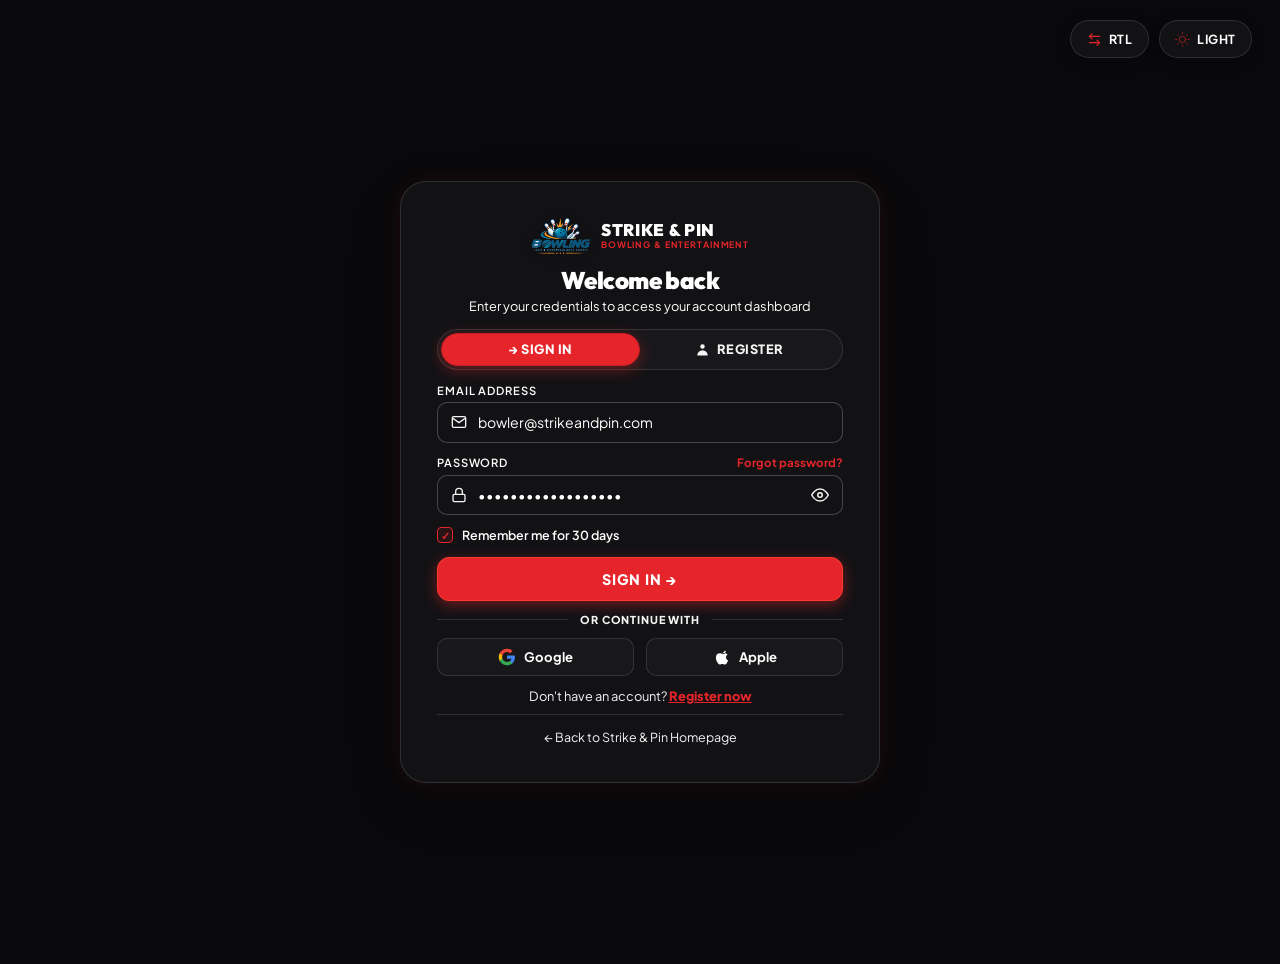
<file: login.html>
<!DOCTYPE html>
<html lang="en" dir="ltr" class="dark">
<head>
  <meta charset="UTF-8">
  <meta name="viewport" content="width=device-width, initial-scale=1.0">
  <meta name="description" content="Sign in or register for your Strike & Pin bowler account to manage lane bookings, tournament brackets, and reward passes.">
  <title>Sign In &amp; Register | Strike &amp; Pin Entertainment</title>
  
  <!-- Favicon -->
  <link rel="icon" type="image/png" href="assets/images/icons/logo.png">

  <!-- Google Fonts Preconnect -->
  <link rel="preconnect" href="https://fonts.googleapis.com">
  <link rel="preconnect" href="https://fonts.gstatic.com" crossorigin>
  <link href="https://fonts.googleapis.com/css2?family=Plus+Jakarta+Sans:wght@400;500;600;700;800;900&family=Space+Grotesk:wght@500;700;900&display=swap" rel="stylesheet">

  <!-- Core Stylesheets -->
  <link rel="stylesheet" href="assets/css/style.css">
  <link rel="stylesheet" href="assets/css/responsive.css">

  <style>
    /* ==========================================================================
       LOGIN PORTAL RED & CHARCOAL THEME
       ========================================================================== */
    :root {
      --portal-bg: #FFFFFF;
      --portal-burgundy: #E5252A;
      --portal-burgundy-deep: #C51D22;
      --portal-gold: #E5252A;
      --portal-gold-light: #EF4444;
      --portal-card: #FFFFFF;
      --portal-border: #E4E4E7;
      --portal-text: #000000;
      --portal-subtext: #18181B;
      --portal-input-bg: #F4F4F5;
      --portal-input-border: #D4D4D8;
    }

    html.dark {
      --portal-bg: #09090B;
      --portal-burgundy: #E5252A;
      --portal-burgundy-deep: #C51D22;
      --portal-gold: #FF3B30;
      --portal-gold-light: #FF3B30;
      --portal-card: #121215;
      --portal-border: rgba(255, 255, 255, 0.12);
      --portal-text: #FFFFFF;
      --portal-subtext: #F4F4F5;
      --portal-input-bg: #18181B;
      --portal-input-border: rgba(255, 255, 255, 0.18);
    }

    html, body.login-portal-body {
      background: var(--portal-bg) !important;
      color: var(--portal-text) !important;
      min-height: 100vh !important;
      margin: 0 !important;
      padding: 2rem 1.5rem !important;
      display: flex !important;
      flex-direction: column !important;
      align-items: center !important;
      justify-content: center !important;
      box-sizing: border-box !important;
      transition: background-color 0.25s ease, color 0.25s ease !important;
    }

    /* Fixed Compact Top Utilities */
    .portal-top-utilities {
      position: fixed !important;
      top: 1.25rem !important;
      right: 1.75rem !important;
      display: flex !important;
      align-items: center !important;
      gap: 0.65rem !important;
      z-index: 1000 !important;
    }

    html[dir="rtl"] .portal-top-utilities {
      right: auto !important;
      left: 1.75rem !important;
    }

    .portal-utility-btn {
      display: inline-flex !important;
      align-items: center !important;
      justify-content: center !important;
      gap: 0.45rem !important;
      height: 38px !important;
      width: auto !important;
      min-width: 0 !important;
      padding: 0 0.95rem !important;
      border-radius: 999px !important;
      background: var(--portal-card) !important;
      border: 1px solid var(--portal-border) !important;
      color: var(--portal-text) !important;
      font-size: 0.78rem !important;
      font-weight: 700 !important;
      cursor: pointer !important;
      backdrop-filter: blur(14px) !important;
      -webkit-backdrop-filter: blur(14px) !important;
      box-shadow: 0 4px 16px rgba(0, 0, 0, 0.15) !important;
      transition: all 0.2s ease !important;
      text-transform: uppercase !important;
      letter-spacing: 0.04em !important;
      user-select: none !important;
      white-space: nowrap !important;
      box-sizing: border-box !important;
    }

    .portal-utility-btn:hover {
      background: rgba(229, 37, 42, 0.08) !important;
      border-color: var(--portal-burgundy) !important;
      color: var(--portal-burgundy) !important;
      transform: translateY(-1px) !important;
    }

    .portal-utility-btn svg {
      width: 15px !important;
      height: 15px !important;
      flex-shrink: 0 !important;
      color: var(--portal-burgundy) !important;
    }

    .portal-utility-btn .dir-label-text,
    .portal-utility-btn .theme-label-text {
      display: inline-block !important;
      font-size: 0.78rem !important;
      font-weight: 700 !important;
      line-height: 1 !important;
      color: inherit !important;
    }

    /* Mobile Responsive Placement */
    @media (max-width: 768px) {
      body.login-portal-body {
        padding: 1.25rem 1rem !important;
        display: flex !important;
        flex-direction: column !important;
        align-items: center !important;
        justify-content: center !important;
        min-height: 100vh !important;
      }

      .portal-top-utilities {
        position: relative !important;
        top: auto !important;
        right: auto !important;
        left: auto !important;
        width: 100% !important;
        max-width: 440px !important;
        display: flex !important;
        align-items: center !important;
        justify-content: flex-end !important;
        gap: 0.55rem !important;
        margin: 0 auto 0.65rem auto !important;
        padding: 0 0.25rem !important;
        box-sizing: border-box !important;
        z-index: 20 !important;
      }

      html[dir="rtl"] .portal-top-utilities {
        left: auto !important;
        right: auto !important;
      }

      .portal-utility-btn {
        height: 35px !important;
        padding: 0 0.85rem !important;
        font-size: 0.75rem !important;
        gap: 0.4rem !important;
      }

      .portal-utility-btn svg {
        width: 14px !important;
        height: 14px !important;
      }

      .portal-utility-btn .dir-label-text,
      .portal-utility-btn .theme-label-text {
        font-size: 0.75rem !important;
      }

      .login-card-terminal {
        margin: 0 auto !important;
        padding: 1.5rem 1.25rem !important;
      }
    }

    @media (max-width: 360px) {
      .portal-utility-btn {
        height: 32px !important;
        padding: 0 0.7rem !important;
        font-size: 0.72rem !important;
        gap: 0.35rem !important;
      }
    }

    /* Login Card Terminal */
    main.login-card-terminal,
    #login-terminal,
    .login-card-terminal {
      flex: 0 0 auto !important;
      height: auto !important;
      min-height: auto !important;
      width: 100% !important;
      max-width: 480px !important;
      background: var(--portal-card) !important;
      border: 1.5px solid var(--portal-border) !important;
      border-radius: 26px !important;
      padding: 2.25rem 2.25rem !important;
      box-shadow: 0 20px 60px rgba(0, 0, 0, 0.1), 0 0 25px rgba(229, 37, 42, 0.1) !important;
      box-sizing: border-box !important;
      margin: auto !important;
      align-self: center !important;
    }

    html.dark .login-card-terminal {
      box-shadow: 0 20px 60px rgba(0, 0, 0, 0.85), 0 0 25px rgba(229, 37, 42, 0.25) !important;
    }

    .portal-brand-center {
      display: inline-flex !important;
      align-items: center !important;
      justify-content: center !important;
      width: 100% !important;
      gap: 0.65rem !important;
      margin-bottom: 0.75rem !important;
      text-decoration: none !important;
      cursor: pointer !important;
      transition: transform 0.2s ease !important;
    }

    .portal-brand-center:hover {
      transform: scale(1.02) !important;
    }

    .portal-brand-logo {
      height: 36px !important;
      width: auto !important;
      object-fit: contain !important;
    }

    .portal-brand-text {
      display: flex !important;
      flex-direction: column !important;
      text-align: left !important;
    }

    .portal-brand-title {
      font-size: 1.05rem !important;
      font-weight: 900 !important;
      color: var(--portal-text) !important;
      letter-spacing: 0.04em !important;
      line-height: 1.1 !important;
    }

    .portal-brand-sub {
      font-size: 0.55rem !important;
      font-weight: 700 !important;
      color: var(--portal-burgundy) !important;
      letter-spacing: 0.1em !important;
      text-transform: uppercase !important;
    }

    .portal-heading {
      font-family: var(--font-heading) !important;
      font-size: 1.5rem !important;
      font-weight: 900 !important;
      color: var(--portal-text) !important;
      text-align: center !important;
      margin: 0 0 0.2rem 0 !important;
      line-height: 1.2 !important;
    }

    .portal-subtext {
      font-size: 0.8rem !important;
      color: var(--portal-subtext) !important;
      text-align: center !important;
      margin: 0 0 0.85rem 0 !important;
      line-height: 1.4 !important;
    }

    .auth-segmented-pill {
      display: flex !important;
      background: var(--portal-input-bg) !important;
      border: 1px solid var(--portal-border) !important;
      border-radius: 999px !important;
      padding: 3px !important;
      margin-bottom: 0.85rem !important;
    }

    .auth-tab-btn {
      flex: 1 !important;
      padding: 0.45rem 0.85rem !important;
      font-size: 0.8rem !important;
      font-weight: 800 !important;
      border-radius: 999px !important;
      border: 1px solid transparent !important;
      background: transparent !important;
      color: var(--portal-subtext) !important;
      cursor: pointer !important;
      display: flex !important;
      align-items: center !important;
      justify-content: center !important;
      gap: 0.4rem !important;
      transition: all 0.2s ease !important;
    }

    .auth-tab-btn.active {
      background: var(--portal-burgundy) !important;
      border-color: var(--portal-burgundy-deep) !important;
      color: #FFFFFF !important;
      box-shadow: 0 4px 15px rgba(229, 37, 42, 0.4) !important;
    }

    .auth-tab-btn:hover:not(.active) {
      color: var(--portal-burgundy) !important;
    }

    .auth-field-group {
      margin-bottom: 0.75rem !important;
    }

    .auth-field-header {
      display: flex !important;
      justify-content: space-between !important;
      align-items: center !important;
      margin-bottom: 0.3rem !important;
    }

    .auth-label {
      font-size: 0.7rem !important;
      font-weight: 800 !important;
      text-transform: uppercase !important;
      letter-spacing: 0.08em !important;
      color: var(--portal-subtext) !important;
    }

    .auth-forgot-link {
      font-size: 0.72rem !important;
      font-weight: 700 !important;
      color: var(--portal-burgundy) !important;
      background: none !important;
      border: none !important;
      cursor: pointer !important;
      padding: 0 !important;
      text-decoration: none !important;
    }

    .auth-forgot-link:hover {
      color: var(--portal-burgundy-deep) !important;
      text-decoration: underline !important;
    }

    .auth-input-box {
      position: relative !important;
      display: flex !important;
      align-items: center !important;
    }

    .auth-input-icon {
      position: absolute !important;
      left: 0.85rem !important;
      color: var(--portal-subtext) !important;
      width: 16px !important;
      height: 16px !important;
      pointer-events: none !important;
    }

    .auth-text-input {
      width: 100% !important;
      padding: 0.65rem 0.85rem 0.65rem 2.5rem !important;
      border-radius: 10px !important;
      background: var(--portal-input-bg) !important;
      border: 1px solid var(--portal-input-border) !important;
      color: var(--portal-text) !important;
      font-size: 0.88rem !important;
      box-sizing: border-box !important;
      transition: all 0.2s ease !important;
    }

    .auth-text-input:focus {
      outline: none !important;
      border-color: var(--portal-burgundy) !important;
      box-shadow: 0 0 14px rgba(229, 37, 42, 0.25) !important;
      background: var(--portal-input-bg) !important;
    }

    .auth-eye-btn {
      position: absolute !important;
      right: 0.85rem !important;
      background: transparent !important;
      border: none !important;
      color: var(--portal-subtext) !important;
      cursor: pointer !important;
      padding: 0 !important;
      display: flex !important;
      align-items: center !important;
    }

    .auth-remember-row {
      display: flex !important;
      align-items: center !important;
      gap: 0.55rem !important;
      margin-bottom: 0.85rem !important;
      cursor: pointer !important;
      font-size: 0.78rem !important;
      color: var(--portal-subtext) !important;
    }

    .auth-custom-checkbox {
      border: 1.5px solid var(--portal-burgundy) !important;
      background: rgba(229, 37, 42, 0.1) !important;
      color: var(--portal-burgundy) !important;
      width: 16px !important;
      height: 16px !important;
      border-radius: 4px !important;
      display: inline-flex !important;
      align-items: center !important;
      justify-content: center !important;
      font-size: 0.7rem !important;
      font-weight: 900 !important;
    }

    .btn-auth-submit {
      width: 100% !important;
      padding: 0.75rem 1rem !important;
      border-radius: 12px !important;
      font-size: 0.9rem !important;
      font-weight: 800 !important;
      letter-spacing: 0.05em !important;
      cursor: pointer !important;
      background: var(--portal-burgundy) !important;
      border: 1px solid var(--portal-burgundy-deep) !important;
      color: #ffffff !important;
      box-shadow: 0 8px 25px rgba(229, 37, 42, 0.4) !important;
      transition: all 0.2s ease !important;
      text-transform: uppercase !important;
    }

    .btn-auth-submit:hover {
      background: var(--portal-burgundy-deep) !important;
      box-shadow: 0 12px 35px rgba(229, 37, 42, 0.6) !important;
      transform: translateY(-2px) !important;
      color: #ffffff !important;
    }

    .auth-divider-line {
      display: flex !important;
      align-items: center !important;
      text-align: center !important;
      margin: 0.75rem 0 !important;
      color: var(--portal-subtext) !important;
      font-size: 0.68rem !important;
      font-weight: 800 !important;
      letter-spacing: 0.08em !important;
    }

    .auth-divider-line::before,
    .auth-divider-line::after {
      content: "";
      flex: 1;
      border-bottom: 1px solid var(--portal-border) !important;
    }

    .auth-divider-line span {
      padding: 0 0.75rem;
    }

    .auth-social-row {
      display: grid !important;
      grid-template-columns: 1fr 1fr !important;
      gap: 0.75rem !important;
      margin-bottom: 0.75rem !important;
    }

    .social-pill-btn {
      display: flex !important;
      align-items: center !important;
      justify-content: center !important;
      gap: 0.5rem !important;
      padding: 0.55rem 0.85rem !important;
      border-radius: 10px !important;
      background: var(--portal-input-bg) !important;
      border: 1px solid var(--portal-border) !important;
      color: var(--portal-text) !important;
      font-size: 0.82rem !important;
      font-weight: 700 !important;
      cursor: pointer !important;
      transition: all 0.2s ease !important;
    }

    .social-pill-btn:hover {
      background: rgba(229, 37, 42, 0.08) !important;
      border-color: var(--portal-burgundy) !important;
      color: var(--portal-burgundy) !important;
    }

    .auth-bottom-switch {
      text-align: center !important;
      font-size: 0.8rem !important;
      color: var(--portal-subtext) !important;
      margin-top: 0.2rem !important;
    }

    .auth-switch-action {
      background: none !important;
      border: none !important;
      color: var(--portal-burgundy) !important;
      font-weight: 800 !important;
      cursor: pointer !important;
      padding: 0 !important;
      font-size: 0.8rem !important;
    }

    .auth-switch-action:hover {
      color: var(--portal-burgundy-deep) !important;
    }

    .auth-back-home {
      text-align: center !important;
      margin-top: 0.65rem !important;
      padding-top: 0.65rem !important;
      border-top: 1px solid var(--portal-border) !important;
    }

    .auth-back-link {
      font-size: 0.78rem !important;
      color: var(--portal-subtext) !important;
      text-decoration: none !important;
      transition: color 0.2s ease !important;
    }

    .auth-back-link:hover {
      color: var(--portal-burgundy) !important;
    }
  </style>
</head>
<body class="login-portal-body antialiased">

  <!-- ==========================================================================
       BRANDED PRELOADER
       ========================================================================== -->
  <div id="preloader" role="status" aria-label="Loading Strike & Pin Center">
    <div class="loader-content">
      <div class="loader-brand">
        <img src="assets/images/icons/logo.png" alt="Strike & Pin Bowling Logo" class="loader-logo-img">
        <div class="brand-text-group">
          <span class="brand-title">Strike<span>&</span>Pin</span>
          <span class="brand-subtitle">Bowling & Entertainment</span>
        </div>
      </div>
      <div class="loader-pin-indicator" aria-hidden="true">
        <span class="loader-dot"></span>
        <span class="loader-dot"></span>
        <span class="loader-dot"></span>
      </div>
    </div>
  </div>

  <!-- Top Right Floating Utilities Bar (Cosmic Gold Luxury Pill Design) -->
  <div class="portal-top-utilities">
    
    <!-- RTL Toggle Button -->
    <button type="button" id="rtlToggleBtn" class="portal-utility-btn rtl-toggle-btn" aria-label="Toggle text direction (RTL/LTR)">
      <svg viewBox="0 0 24 24" width="15" height="15" fill="none" stroke="currentColor" stroke-width="2.2" stroke-linecap="round" stroke-linejoin="round" aria-hidden="true">
        <path d="M8 3L4 7l4 4"></path>
        <path d="M4 7h16"></path>
        <path d="M16 21l4-4-4-4"></path>
        <path d="M20 17H4"></path>
      </svg>
      <span class="dir-label-text">RTL</span>
    </button>

    <!-- Dark/Light Theme Toggle -->
    <button type="button" id="themeToggleBtn" class="portal-utility-btn dark-mode-toggle" aria-label="Toggle dark/light mode" aria-pressed="true">
      <svg viewBox="0 0 24 24" width="15" height="15" fill="none" stroke="currentColor" stroke-linecap="round" stroke-linejoin="round" aria-hidden="true">
        <circle cx="12" cy="12" r="5"></circle>
        <line x1="12" y1="1" x2="12" y2="3"></line>
        <line x1="12" y1="21" x2="12" y2="23"></line>
        <line x1="4.22" y1="4.22" x2="5.64" y2="5.64"></line>
        <line x1="18.36" y1="18.36" x2="19.78" y2="19.78"></line>
        <line x1="1" y1="12" x2="3" y2="12"></line>
        <line x1="21" y1="12" x2="23" y2="12"></line>
        <line x1="4.22" y1="19.78" x2="5.64" y2="18.36"></line>
        <line x1="18.36" y1="5.64" x2="19.78" y2="4.22"></line>
      </svg>
      <span class="theme-label-text">Dark</span>
    </button>

  </div>

  <!-- Central Dedicated Login Terminal Card (#login-terminal) -->
  <main id="login-terminal" class="login-card-terminal" role="main">
    
    <!-- Brand Identity Header: Click to go to Home 1 (index.html) -->
    <a href="index.html" class="portal-brand-center" aria-label="Strike & Pin Homepage (Home 1)">
      <img src="assets/images/icons/logo.png" alt="Strike & Pin Logo" class="portal-brand-logo">
      <div class="portal-brand-text">
        <span class="portal-brand-title">STRIKE &amp; PIN</span>
        <span class="portal-brand-sub">BOWLING &amp; ENTERTAINMENT</span>
      </div>
    </a>

    <!-- Main Title & Prompt -->
    <h1 class="portal-heading" id="portalHeading">Welcome back</h1>
    <p class="portal-subtext" id="portalSubtext">Enter your credentials to access your account dashboard</p>

    <!-- Segmented Tab Switcher (Sign In / Register) -->
    <div class="auth-segmented-pill" role="tablist">
      <button type="button" class="auth-tab-btn active" id="tabSignIn" role="tab" aria-selected="true">
        <span>&rarr; SIGN IN</span>
      </button>
      <button type="button" class="auth-tab-btn" id="tabRegister" role="tab" aria-selected="false">
        <svg viewBox="0 0 20 20" fill="currentColor" width="15" height="15" aria-hidden="true">
          <path fill-rule="evenodd" d="M10 9a3 3 0 100-6 3 3 0 000 6zm-7 9a7 7 0 1114 0H3z" clip-rule="evenodd" />
        </svg>
        <span>REGISTER</span>
      </button>
    </div>

    <!-- Interactive Form -->
    <form id="loginTerminalForm">
      
      <!-- Field: Full Name (Register Only) -->
      <div class="auth-field-group register-only-field">
        <div class="auth-field-header">
          <label for="authFullName" class="auth-label">Full Name</label>
        </div>
        <div class="auth-input-box">
          <svg class="auth-input-icon" viewBox="0 0 20 20" fill="currentColor" aria-hidden="true">
            <path fill-rule="evenodd" d="M10 9a3 3 0 100-6 3 3 0 000 6zm-7 9a7 7 0 1114 0H3z" clip-rule="evenodd" />
          </svg>
          <input type="text" id="authFullName" class="auth-text-input" placeholder="Jordan Miller">
        </div>
      </div>

      <!-- Field: Email Address -->
      <div class="auth-field-group">
        <div class="auth-field-header">
          <label for="authEmail" class="auth-label">Email Address</label>
        </div>
        <div class="auth-input-box">
          <svg class="auth-input-icon" viewBox="0 0 24 24" fill="none" stroke="currentColor" stroke-width="2" aria-hidden="true">
            <path d="M4 4h16c1.1 0 2 .9 2 2v12c0 1.1-.9 2-2 2H4c-1.1 0-2-.9-2-2V6c0-1.1.9-2 2-2z"></path>
            <polyline points="22,6 12,13 2,6"></polyline>
          </svg>
          <input type="email" id="authEmail" class="auth-text-input" placeholder="bowler@strikeandpin.com" value="bowler@strikeandpin.com" required>
        </div>
      </div>

      <!-- Field: Password -->
      <div class="auth-field-group">
        <div class="auth-field-header">
          <label for="authPassword" class="auth-label">Password</label>
          <button type="button" class="auth-forgot-link" id="btnForgotPassword">Forgot password?</button>
        </div>
        <div class="auth-input-box">
          <svg class="auth-input-icon" viewBox="0 0 24 24" fill="none" stroke="currentColor" stroke-width="2" aria-hidden="true">
            <rect x="3" y="11" width="18" height="11" rx="2" ry="2"></rect>
            <path d="M7 11V7a5 5 0 0 1 10 0v4"></path>
          </svg>
          <input type="password" id="authPassword" class="auth-text-input" placeholder="••••••••••••" value="SecretPinPass2026!" required>
          <button type="button" class="auth-eye-btn" id="togglePasswordEye" aria-label="Toggle password visibility">
            <svg viewBox="0 0 24 24" fill="none" stroke="currentColor" stroke-width="2" width="18" height="18" aria-hidden="true">
              <path d="M1 12s4-8 11-8 11 8 11 8-4 8-11 8-11-8-11-8z"></path>
              <circle cx="12" cy="12" r="3"></circle>
            </svg>
          </button>
        </div>
      </div>

      <!-- Field: Confirm Password (Register Only) -->
      <div class="auth-field-group register-only-field">
        <div class="auth-field-header">
          <label for="authConfirmPassword" class="auth-label">Confirm Password</label>
        </div>
        <div class="auth-input-box">
          <svg class="auth-input-icon" viewBox="0 0 24 24" fill="none" stroke="currentColor" stroke-width="2" aria-hidden="true">
            <rect x="3" y="11" width="18" height="11" rx="2" ry="2"></rect>
            <path d="M7 11V7a5 5 0 0 1 10 0v4"></path>
          </svg>
          <input type="password" id="authConfirmPassword" class="auth-text-input" placeholder="••••••••••••">
        </div>
      </div>

      <!-- Remember Me Checkbox -->
      <label class="auth-remember-row">
        <span class="auth-custom-checkbox">✓</span>
        <span>Remember me for 30 days</span>
      </label>

      <!-- Primary Action Button -->
      <button type="submit" class="btn-auth-submit" id="authSubmitBtn">
        <span>SIGN IN &rarr;</span>
      </button>

      <!-- OR CONTINUE WITH Divider -->
      <div class="auth-divider-line">
        <span>OR CONTINUE WITH</span>
      </div>

      <!-- Social Login Buttons -->
      <div class="auth-social-row">
        
        <!-- Google Button -->
        <button type="button" class="social-pill-btn" id="btnGoogleLogin">
          <svg class="social-icon-svg" viewBox="0 0 24 24" aria-hidden="true">
            <path fill="#4285F4" d="M22.56 12.25c0-.78-.07-1.53-.2-2.25H12v4.26h5.92c-.26 1.37-1.04 2.53-2.21 3.31v2.77h3.57c2.08-1.92 3.28-4.74 3.28-8.09z" />
            <path fill="#34A853" d="M12 23c2.97 0 5.46-.98 7.28-2.66l-3.57-2.77c-.98.66-2.23 1.06-3.71 1.06-2.86 0-5.29-1.93-6.16-4.53H2.18v2.84C3.99 20.53 7.7 23 12 23z" />
            <path fill="#FBBC05" d="M5.84 14.09c-.22-.66-.35-1.36-.35-2.09s.13-1.43.35-2.09V7.06H2.18C1.43 8.55 1 10.22 1 12s.43 3.45 1.18 4.94l2.85-2.22.81-.63z" />
            <path fill="#EA4335" d="M12 5.38c1.62 0 3.06.56 4.21 1.64l3.15-3.15C17.45 2.09 14.97 1 12 1 7.7 1 3.99 3.47 2.18 7.06l3.66 2.84c.87-2.6 3.3-4.52 6.16-4.52z" />
          </svg>
          <span>Google</span>
        </button>

        <!-- Apple Button -->
        <button type="button" class="social-pill-btn" id="btnAppleLogin">
          <svg class="social-icon-svg" viewBox="0 0 24 24" fill="currentColor" aria-hidden="true">
            <path d="M18.71 19.5c-.83 1.24-1.71 2.45-3.05 2.47-1.34.03-1.77-.79-3.29-.79-1.53 0-2 .77-3.27.82-1.31.05-2.3-1.32-3.14-2.53C4.25 17 2.94 12.45 4.7 9.39c.87-1.52 2.43-2.48 4.12-2.51 1.28-.02 2.5.87 3.29.87.78 0 2.26-1.07 3.81-.91.65.03 2.47.26 3.64 1.98-.09.06-2.17 1.28-2.15 3.81.03 3.02 2.65 4.03 2.68 4.04-.03.07-.42 1.44-1.38 2.83M15.97 6.86c.66-.8 1.1-1.92.98-3.04-.95.04-2.1.64-2.78 1.43-.6.69-1.12 1.83-.98 2.93 1.06.08 2.13-.53 2.78-1.32z" />
          </svg>
          <span>Apple</span>
        </button>

      </div>

      <!-- Bottom Account Switcher Link -->
      <div class="auth-bottom-switch" id="authBottomSwitch">
        Don't have an account? <button type="button" class="auth-switch-action" id="btnSwitchRegister">Register now</button>
      </div>

    </form>

    <!-- Back to Home Link -->
    <div class="auth-back-home">
      <a href="index.html" class="auth-back-link">&larr; Back to Strike &amp; Pin Homepage</a>
    </div>

  </main>

  <!-- Core JavaScript -->
  <script src="assets/js/main.js"></script>
</body>
</html>
</file>
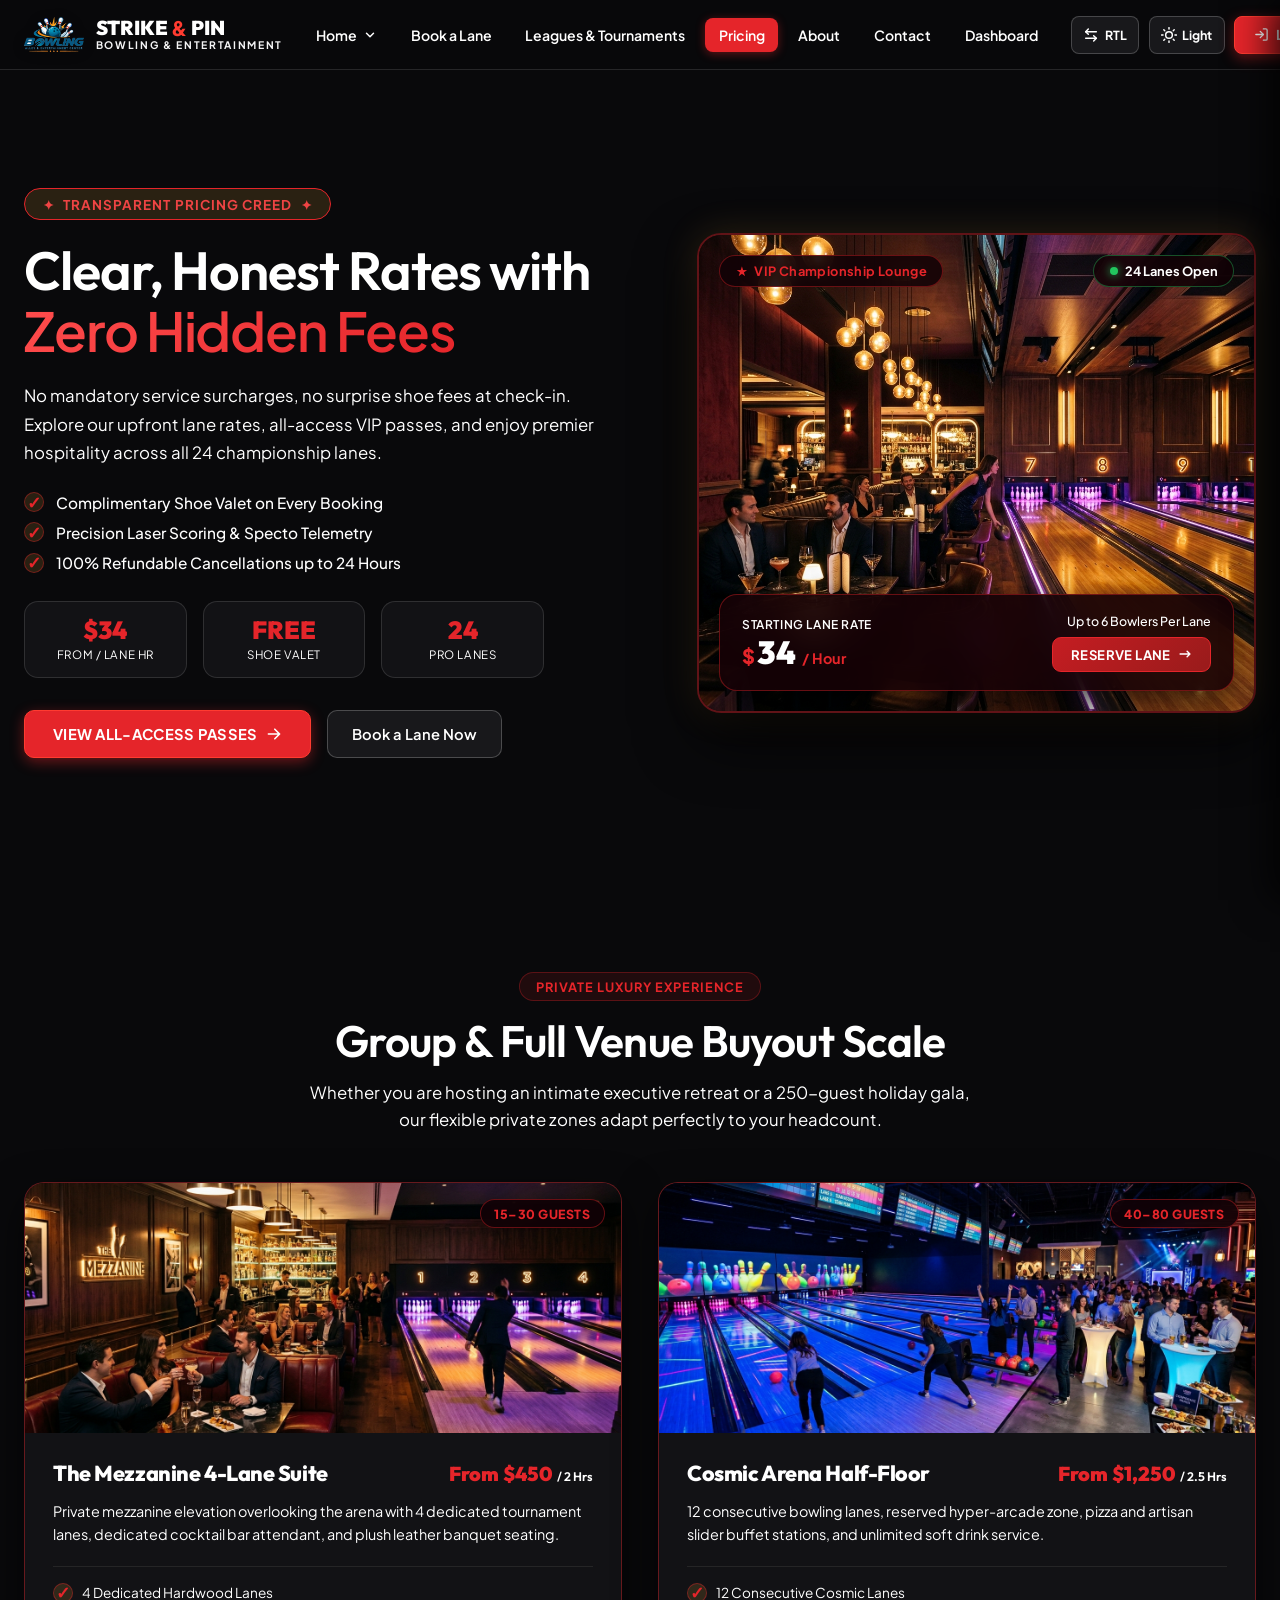
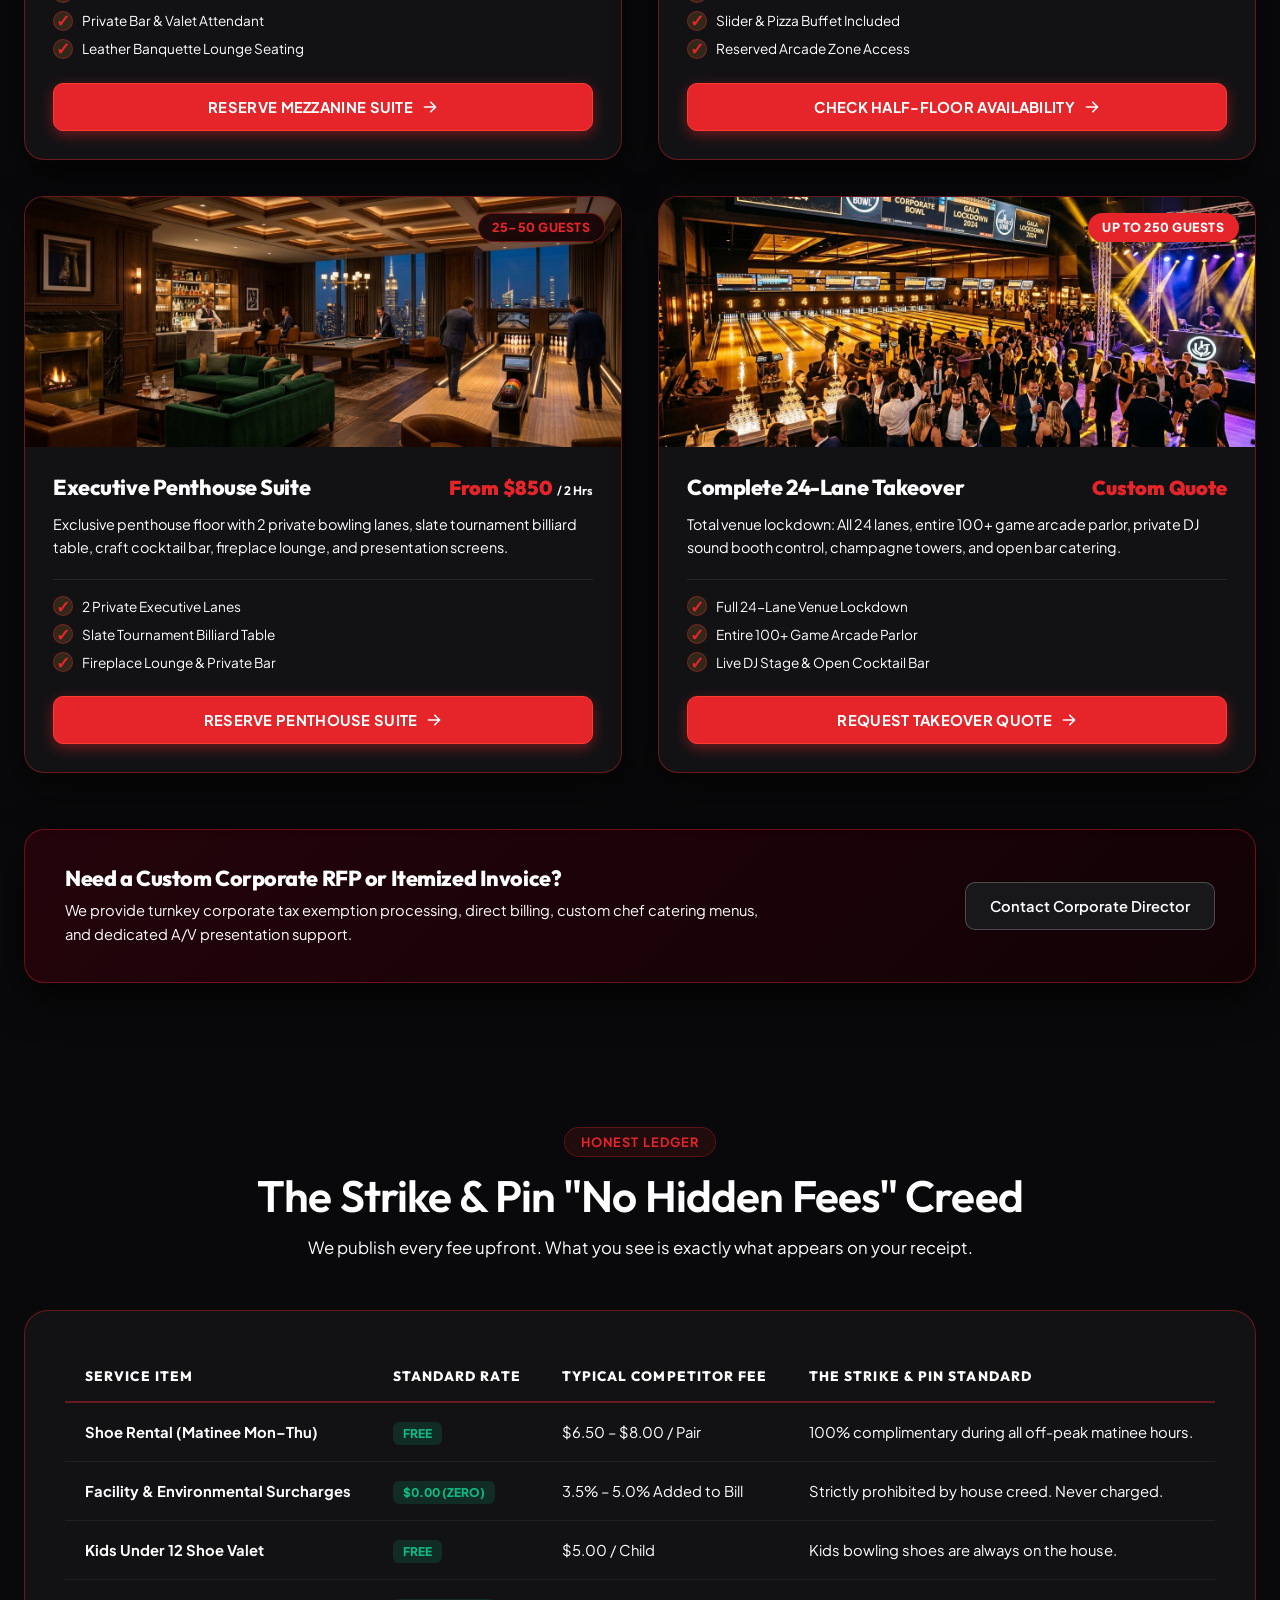
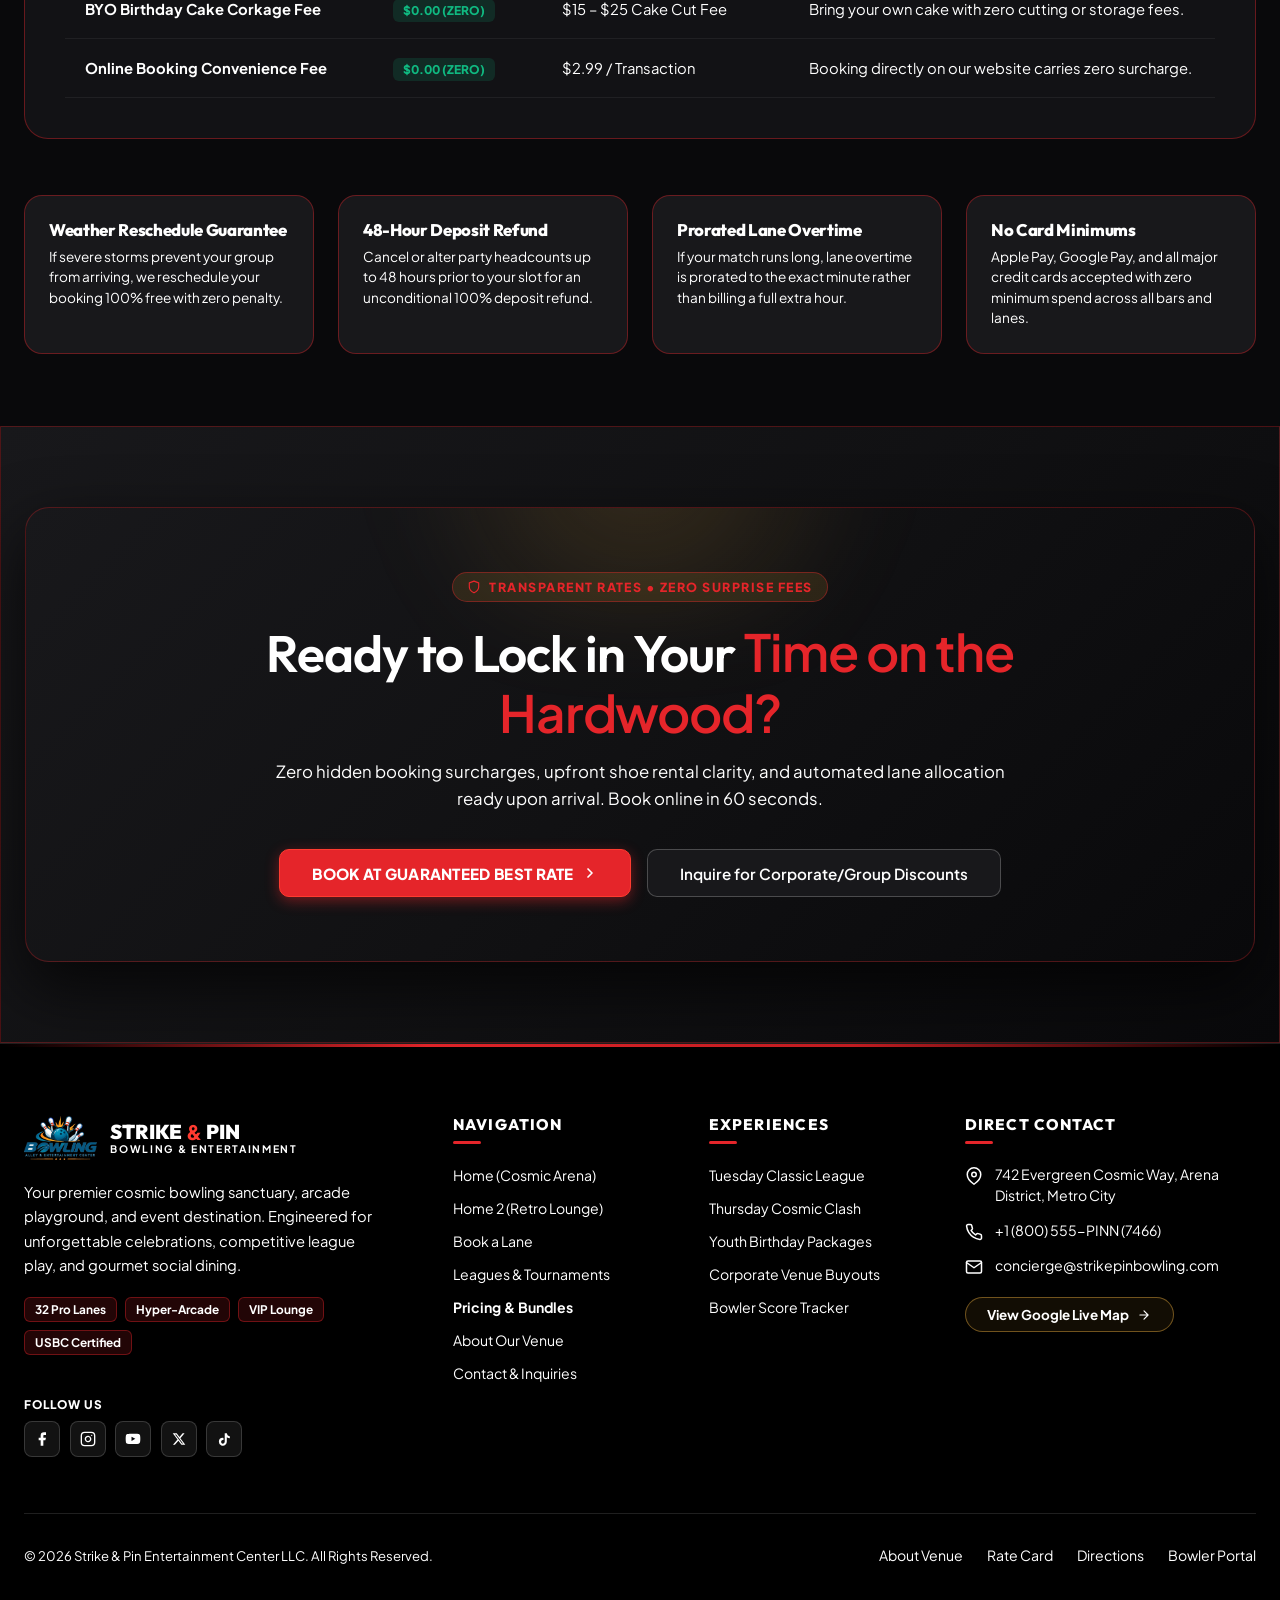
<file: pricing.html>
<!DOCTYPE html>
<html lang="en" dir="ltr" class="dark">

<head>
  <meta charset="UTF-8">
  <meta name="viewport" content="width=device-width, initial-scale=1.0">
  <meta name="description"
    content="Transparent pricing and VIP all-access passports for Strike & Pin. Peak and off-peak lane rates, arcade credit multipliers, corporate buyouts, and zero hidden fees.">
  <title>Pricing &amp; All-Access Passports | Strike &amp; Pin Entertainment</title>

  <!-- Favicon -->
  <link rel="icon" type="image/png" href="assets/images/icons/logo.png">

  <!-- Google Fonts Preconnect -->
  <link rel="preconnect" href="https://fonts.googleapis.com">
  <link rel="preconnect" href="https://fonts.gstatic.com" crossorigin>
  <link
    href="https://fonts.googleapis.com/css2?family=Plus+Jakarta+Sans:wght@400;500;600;700;800;900&family=Space+Grotesk:wght@500;700;900&family=Outfit:wght@400;500;600;700;800;900&display=swap"
    rel="stylesheet">

  <!-- Core Stylesheets -->
  <link rel="stylesheet" href="assets/css/style.css">
  <link rel="stylesheet" href="assets/css/responsive.css">
</head>

<body class="bg-black text-primary font-body antialiased">

  <!-- ==========================================================================
       BRANDED PRELOADER
       ========================================================================== -->
  <div id="preloader" role="status" aria-label="Loading Strike & Pin Center">
    <div class="loader-content">
      <div class="loader-brand">
        <img src="assets/images/icons/logo.png" alt="Strike & Pin Bowling Logo" class="loader-logo-img">
        <div class="brand-text-group">
          <span class="brand-title">Strike<span>&</span>Pin</span>
          <span class="brand-subtitle">Bowling & Entertainment</span>
        </div>
      </div>
      <div class="loader-pin-indicator" aria-hidden="true">
        <span class="loader-dot"></span>
        <span class="loader-dot"></span>
        <span class="loader-dot"></span>
      </div>
    </div>
  </div>

  <!-- ==========================================================================
       FIXED COMPACT HEADER
       ========================================================================== -->
  <header class="site-header" id="siteHeader">
    <div class="header-container">

      <!-- Brand Logo + Name + Small Subtitle -->
      <a href="index.html" class="header-brand" aria-label="Strike & Pin Homepage">
        <img src="assets/images/icons/logo.png" alt="Strike & Pin Bowling Logo" class="header-logo-img">
        <div class="brand-text-group">
          <span class="brand-title">Strike<span>&</span>Pin</span>
          <span class="brand-subtitle">Bowling & Entertainment</span>
        </div>
      </a>

      <!-- Desktop Navigation - Exactly 6 Items (Pricing active) -->
      <nav class="desktop-nav" aria-label="Primary Navigation">

        <!-- 1. Home (Dropdown - CLICK ONLY) -->
        <div class="nav-dropdown-wrapper" id="homeDropdownWrapper">
          <button type="button" class="nav-link nav-dropdown-trigger" id="homeDropdownTrigger" aria-haspopup="true"
            aria-expanded="false">
            <span>Home</span>
            <svg class="chevron-icon" viewBox="0 0 24 24" fill="none" stroke="currentColor" stroke-width="2.5"
              stroke-linecap="round" stroke-linejoin="round" aria-hidden="true">
              <polyline points="6 9 12 15 18 9"></polyline>
            </svg>
          </button>
          <div class="dropdown-panel" role="menu" aria-label="Home Variations">
            <a href="index.html" class="dropdown-item" role="menuitem">
              <span>Home 1 (Cosmic Arena)</span>
              <span class="dropdown-badge">V1</span>
            </a>
            <a href="home-2.html" class="dropdown-item" role="menuitem">
              <span>Home 2 (Retro Lounge)</span>
              <span class="dropdown-badge">V2</span>
            </a>
          </div>
        </div>

        <!-- 2. Book a Lane -->
        <a href="book-lane.html" class="nav-link">
          <span>Book a Lane</span>
        </a>

        <!-- 3. Leagues & Tournaments -->
        <a href="leagues.html" class="nav-link">
          <span>Leagues & Tournaments</span>
        </a>

        <!-- 4. Pricing (Active) -->
        <a href="pricing.html" class="nav-link active" aria-current="page">
          <span>Pricing</span>
        </a>

        <!-- 6. About -->
        <a href="about.html" class="nav-link">
          <span>About</span>
        </a>

        <!-- 7. Contact -->
        <a href="contact.html" class="nav-link">
          <span>Contact</span>
        </a>

        <!-- 8. Dashboard -->
        <a href="dashboard.html" class="nav-link">
          <span>Dashboard</span>
        </a>
      </nav>

      <!-- Header Controls: RTL, Dark Mode, Dedicated Login Button -->
      <div class="header-actions">

        <!-- RTL/LTR Toggle -->
        <button type="button" class="utility-btn rtl-toggle-btn" id="rtlToggleBtn"
          aria-label="Toggle text direction (RTL/LTR)">
          <svg viewBox="0 0 24 24" fill="none" stroke="currentColor" stroke-width="2.2" stroke-linecap="round"
            stroke-linejoin="round" aria-hidden="true">
            <path d="M8 3L4 7l4 4"></path>
            <path d="M4 7h16"></path>
            <path d="M16 21l4-4-4-4"></path>
            <path d="M20 17H4"></path>
          </svg>
          <span class="utility-label dir-label-text">RTL</span>
        </button>

        <!-- Dark Mode Toggle (Pure #000000) -->
        <button type="button" class="utility-btn dark-mode-toggle" id="themeToggleBtn" aria-label="Toggle dark mode"
          aria-pressed="true">
          <svg viewBox="0 0 24 24" fill="none" stroke="currentColor" stroke-linecap="round" stroke-linejoin="round"
            aria-hidden="true">
            <circle cx="12" cy="12" r="5"></circle>
            <line x1="12" y1="1" x2="12" y2="3"></line>
            <line x1="12" y1="21" x2="12" y2="23"></line>
            <line x1="4.22" y1="4.22" x2="5.64" y2="5.64"></line>
            <line x1="18.36" y1="18.36" x2="19.78" y2="19.78"></line>
            <line x1="1" y1="12" x2="3" y2="12"></line>
            <line x1="21" y1="12" x2="23" y2="12"></line>
            <line x1="4.22" y1="19.78" x2="5.64" y2="18.36"></line>
            <line x1="18.36" y1="5.64" x2="19.78" y2="4.22"></line>
          </svg>
          <span class="utility-label theme-label-text">Theme</span>
        </button>

        <!-- Dedicated Login Button -->
        <a href="login.html" class="btn-login desktop-only" id="headerLoginBtn">
          <svg viewBox="0 0 24 24" fill="none" stroke="currentColor" stroke-width="2.2" stroke-linecap="round"
            stroke-linejoin="round" aria-hidden="true">
            <path d="M15 3h4a2 2 0 0 1 2 2v14a2 2 0 0 1-2 2h-4"></path>
            <polyline points="10 17 15 12 10 7"></polyline>
            <line x1="15" y1="12" x2="3" y2="12"></line>
          </svg>
          <span>Login</span>
        </a>

        <!-- Mobile Menu Toggle Button -->
        <button type="button" class="mobile-toggle-btn" id="mobileMenuBtn" aria-label="Open mobile navigation menu"
          aria-controls="mobileDrawer" aria-expanded="false">
          <svg viewBox="0 0 24 24" fill="none" stroke="currentColor" stroke-width="2.2" stroke-linecap="round"
            stroke-linejoin="round" aria-hidden="true">
            <line x1="3" y1="6" x2="21" y2="6"></line>
            <line x1="3" y1="12" x2="21" y2="12"></line>
            <line x1="3" y1="18" x2="21" y2="18"></line>
          </svg>
        </button>

      </div>
    </div>
  </header>

  <!-- ==========================================================================
       MOBILE NAVIGATION DRAWER
       ========================================================================== -->
  <div class="mobile-drawer-backdrop" id="mobileDrawerBackdrop" aria-hidden="true"></div>
  <aside class="mobile-drawer" id="mobileDrawer" aria-label="Mobile Navigation" role="dialog" aria-modal="true">

    <!-- Mobile Drawer Header -->
    <div class="mobile-drawer-header">
      <div class="header-brand">
        <img src="assets/images/icons/logo.png" alt="Strike & Pin Logo" class="header-logo-img">
        <div class="brand-text-group">
          <span class="brand-title">Strike<span>&</span>Pin</span>
          <span class="brand-subtitle">Bowling & Entertainment</span>
        </div>
      </div>
      <button type="button" class="mobile-drawer-close" id="mobileDrawerClose" aria-label="Close navigation menu">
        <svg viewBox="0 0 24 24" width="20" height="20" fill="none" stroke="currentColor" stroke-width="2.2"
          stroke-linecap="round" stroke-linejoin="round" aria-hidden="true">
          <line x1="18" y1="6" x2="6" y2="18"></line>
          <line x1="6" y1="6" x2="18" y2="18"></line>
        </svg>
      </button>
    </div>

    <!-- Mobile Drawer Nav Links -->
    <div class="mobile-drawer-content">

      <!-- Mobile Home Accordion (CLICK ONLY) -->
      <div class="mobile-accordion-wrapper" id="mobileHomeAccordion">
        <button type="button" class="mobile-nav-link mobile-accordion-toggle" id="mobileHomeAccordionToggle"
          aria-expanded="false">
          <span>Home</span>
          <svg class="chevron-icon" viewBox="0 0 24 24" fill="none" stroke="currentColor" stroke-width="2.5"
            stroke-linecap="round" stroke-linejoin="round" aria-hidden="true">
            <polyline points="6 9 12 15 18 9"></polyline>
          </svg>
        </button>
        <div class="mobile-accordion-panel" id="mobileHomePanel">
          <a href="index.html" class="mobile-sub-link">Home 1 (Cosmic Arena)</a>
          <a href="home-2.html" class="mobile-sub-link">Home 2 (Retro Lounge)</a>
        </div>
      </div>

      <a href="book-lane.html" class="mobile-nav-link">Book a Lane</a>
      <a href="leagues.html" class="mobile-nav-link">Leagues & Tournaments</a>
      <a href="pricing.html" class="mobile-nav-link active">Pricing</a>
      <a href="about.html" class="mobile-nav-link">About Us</a>
      <a href="contact.html" class="mobile-nav-link">Contact</a>
      <a href="dashboard.html" class="mobile-nav-link">Dashboard</a>
      <a href="login.html" class="mobile-nav-link mobile-login-link">
        <svg viewBox="0 0 24 24" fill="none" stroke="currentColor" stroke-width="2" width="18" height="18">
          <path d="M15 3h4a2 2 0 0 1 2 2v14a2 2 0 0 1-2 2h-4"></path>
          <polyline points="10 17 15 12 10 7"></polyline>
          <line x1="15" y1="12" x2="3" y2="12"></line>
        </svg>
        <span>Sign In / Register</span>
      </a>
    </div>
  </aside>

  <!-- MAIN CONTENT AREA (EXACTLY 5 SECTIONS) -->
  <main id="mainContent">

    <!-- ========================================================================
         SECTION 1: PRICING HERO WITH LUXURY SHOWCASE VISUAL
         ======================================================================== -->
    <section id="pricingHeroMatrix" class="pricing-hero-section">
      <div class="container">
        <div class="pricing-hero-showcase-grid">

          <!-- Left Info Column -->
          <div class="pricing-hero-info">
            <div class="party-badge-strip">
              <span>✦</span> Transparent Pricing Creed <span>✦</span>
            </div>

            <h1 class="party-hero-title">
              Clear, Honest Rates with <span>Zero Hidden Fees</span>
            </h1>

            <p class="party-hero-lead">
              No mandatory service surcharges, no surprise shoe fees at check-in. Explore our upfront lane rates,
              all-access VIP passes, and enjoy premier hospitality across all 24 championship lanes.
            </p>

            <!-- Quick Perks Row -->
            <div class="pricing-perks-row">
              <div class="pricing-perk-item">
                <span class="perk-check">✓</span>
                <span>Complimentary Shoe Valet on Every Booking</span>
              </div>
              <div class="pricing-perk-item">
                <span class="perk-check">✓</span>
                <span>Precision Laser Scoring &amp; Specto Telemetry</span>
              </div>
              <div class="pricing-perk-item">
                <span class="perk-check">✓</span>
                <span>100% Refundable Cancellations up to 24 Hours</span>
              </div>
            </div>

            <!-- Mini Rate Highlight Cards -->
            <div class="pricing-mini-stats">
              <div class="pricing-mini-stat-card">
                <span class="mini-stat-val">$34</span>
                <span class="mini-stat-lbl">From / Lane Hr</span>
              </div>
              <div class="pricing-mini-stat-card">
                <span class="mini-stat-val">FREE</span>
                <span class="mini-stat-lbl">Shoe Valet</span>
              </div>
              <div class="pricing-mini-stat-card">
                <span class="mini-stat-val">24</span>
                <span class="mini-stat-lbl">Pro Lanes</span>
              </div>
            </div>

            <div class="hero-actions-row">
              <a href="#allAccessPassPacks" class="btn btn-primary">
                <span>View All-Access Passes</span>
                <svg viewBox="0 0 20 20" fill="currentColor" width="16" height="16" aria-hidden="true">
                  <path fill-rule="evenodd"
                    d="M10.293 3.293a1 1 0 011.414 0l6 6a1 1 0 010 1.414l-6 6a1 1 0 01-1.414-1.414L14.586 11H3a1 1 0 110-2h11.586l-4.293-4.293a1 1 0 010-1.414z"
                    clip-rule="evenodd" />
                </svg>
              </a>
              <a href="book-lane.html" class="btn btn-secondary">
                <span>Book a Lane Now</span>
              </a>
            </div>
          </div>

          <!-- Right: Luxury Visual Showcase Card -->
          <div class="pricing-hero-visual-card">
            <div class="pricing-visual-frame">
              <img src="assets/images/sections/pricing-hero-luxury.jpg"
                alt="Luxury Bowling Alley and VIP Lounge Interior" class="pricing-showcase-img">

              <!-- Floating Top Badges -->
              <div class="pricing-visual-top-overlay">
                <span class="pricing-badge-gold">
                  <span>★</span> VIP Championship Lounge
                </span>
                <span class="pricing-badge-live">
                  <span class="pulse-dot"></span> 24 Lanes Open
                </span>
              </div>

              <!-- Floating Bottom Glass Panel -->
              <div class="pricing-visual-glass-panel">
                <div class="glass-rate-left">
                  <span class="glass-rate-sub">Starting Lane Rate</span>
                  <div class="glass-rate-highlight">
                    <span class="glass-rate-currency">$</span>34<span class="glass-rate-unit">/ Hour</span>
                  </div>
                </div>
                <div class="glass-rate-right">
                  <span class="glass-rate-detail">Up to 6 Bowlers Per Lane</span>
                  <a href="book-lane.html" class="btn-glass-action">
                    <span>Reserve Lane</span>
                    <svg viewBox="0 0 20 20" fill="currentColor" width="14" height="14" aria-hidden="true">
                      <path fill-rule="evenodd"
                        d="M12.293 5.293a1 1 0 011.414 0l4 4a1 1 0 010 1.414l-4 4a1 1 0 01-1.414-1.414L14.586 11H3a1 1 0 110-2h11.586l-2.293-2.293a1 1 0 010-1.414z"
                        clip-rule="evenodd" />
                    </svg>
                  </a>
                </div>
              </div>

            </div>
          </div>

        </div>
      </div>
    </section>



    <!-- ========================================================================
         SECTION 4: CORPORATE & VENUE BUYOUT SCALE (#corporateGroupPerks)
         4 Dedicated Image Cards with Clean Structured Content Below
         ======================================================================== -->
    <section id="corporateGroupPerks" class="corporate-buyout-section">
      <div class="container">

        <div class="section-header text-center mb-12">
          <span class="section-tag-pill">Private Luxury Experience</span>
          <h2 class="section-heading">Group &amp; Full Venue Buyout Scale</h2>
          <p class="section-subheading">
            Whether you are hosting an intimate executive retreat or a 250-guest holiday gala, our flexible private
            zones adapt perfectly to your headcount.
          </p>
        </div>

        <!-- 4-Card Showcase Grid -->
        <div class="buyout-showcase-grid">

          <!-- Card 1: The Mezzanine 4-Lane Suite -->
          <article class="buyout-zone-card">
            <div class="buyout-zone-image-wrap">
              <img src="assets/images/sections/buyout-mezzanine-suite.jpg" alt="The Mezzanine 4-Lane Private VIP Suite"
                class="buyout-zone-img" loading="lazy">
              <span class="buyout-guest-badge">15–30 Guests</span>
            </div>
            <div class="buyout-zone-body">
              <div class="buyout-zone-header">
                <h3 class="buyout-zone-title">The Mezzanine 4-Lane Suite</h3>
                <span class="buyout-zone-price">From $450 <small>/ 2 Hrs</small></span>
              </div>
              <p class="buyout-zone-desc">
                Private mezzanine elevation overlooking the arena with 4 dedicated tournament lanes, dedicated cocktail
                bar attendant, and plush leather banquet seating.
              </p>
              <ul class="buyout-perks-list">
                <li><span class="perk-check">✓</span> 4 Dedicated Hardwood Lanes</li>
                <li><span class="perk-check">✓</span> Private Bar &amp; Valet Attendant</li>
                <li><span class="perk-check">✓</span> Leather Banquette Lounge Seating</li>
              </ul>
              <a href="book-lane.html" class="btn btn-primary w-full text-center">
                <span>Reserve Mezzanine Suite</span>
                <svg viewBox="0 0 20 20" fill="currentColor" width="16" height="16" aria-hidden="true">
                  <path fill-rule="evenodd"
                    d="M10.293 3.293a1 1 0 011.414 0l6 6a1 1 0 010 1.414l-6 6a1 1 0 01-1.414-1.414L14.586 11H3a1 1 0 110-2h11.586l-4.293-4.293a1 1 0 010-1.414z"
                    clip-rule="evenodd" />
                </svg>
              </a>
            </div>
          </article>

          <!-- Card 2: Cosmic Arena Half-Floor Buyout -->
          <article class="buyout-zone-card">
            <div class="buyout-zone-image-wrap">
              <img src="assets/images/sections/buyout-cosmic-arena.jpg" alt="Cosmic Arena Half-Floor Buyout"
                class="buyout-zone-img" loading="lazy">
              <span class="buyout-guest-badge">40–80 Guests</span>
            </div>
            <div class="buyout-zone-body">
              <div class="buyout-zone-header">
                <h3 class="buyout-zone-title">Cosmic Arena Half-Floor</h3>
                <span class="buyout-zone-price">From $1,250 <small>/ 2.5 Hrs</small></span>
              </div>
              <p class="buyout-zone-desc">
                12 consecutive bowling lanes, reserved hyper-arcade zone, pizza and artisan slider buffet stations, and
                unlimited soft drink service.
              </p>
              <ul class="buyout-perks-list">
                <li><span class="perk-check">✓</span> 12 Consecutive Cosmic Lanes</li>
                <li><span class="perk-check">✓</span> Slider &amp; Pizza Buffet Included</li>
                <li><span class="perk-check">✓</span> Reserved Arcade Zone Access</li>
              </ul>
              <a href="book-lane.html" class="btn btn-primary w-full text-center">
                <span>Check Half-Floor Availability</span>
                <svg viewBox="0 0 20 20" fill="currentColor" width="16" height="16" aria-hidden="true">
                  <path fill-rule="evenodd"
                    d="M10.293 3.293a1 1 0 011.414 0l6 6a1 1 0 010 1.414l-6 6a1 1 0 01-1.414-1.414L14.586 11H3a1 1 0 110-2h11.586l-4.293-4.293a1 1 0 010-1.414z"
                    clip-rule="evenodd" />
                </svg>
              </a>
            </div>
          </article>

          <!-- Card 3: Executive Penthouse & Billiards -->
          <article class="buyout-zone-card">
            <div class="buyout-zone-image-wrap">
              <img src="assets/images/sections/buyout-penthouse-lounge.jpg"
                alt="Executive Penthouse Bowling and Billiards Suite" class="buyout-zone-img" loading="lazy">
              <span class="buyout-guest-badge">25–50 Guests</span>
            </div>
            <div class="buyout-zone-body">
              <div class="buyout-zone-header">
                <h3 class="buyout-zone-title">Executive Penthouse Suite</h3>
                <span class="buyout-zone-price">From $850 <small>/ 2 Hrs</small></span>
              </div>
              <p class="buyout-zone-desc">
                Exclusive penthouse floor with 2 private bowling lanes, slate tournament billiard table, craft cocktail
                bar, fireplace lounge, and presentation screens.
              </p>
              <ul class="buyout-perks-list">
                <li><span class="perk-check">✓</span> 2 Private Executive Lanes</li>
                <li><span class="perk-check">✓</span> Slate Tournament Billiard Table</li>
                <li><span class="perk-check">✓</span> Fireplace Lounge &amp; Private Bar</li>
              </ul>
              <a href="book-lane.html" class="btn btn-primary w-full text-center">
                <span>Reserve Penthouse Suite</span>
                <svg viewBox="0 0 20 20" fill="currentColor" width="16" height="16" aria-hidden="true">
                  <path fill-rule="evenodd"
                    d="M10.293 3.293a1 1 0 011.414 0l6 6a1 1 0 010 1.414l-6 6a1 1 0 01-1.414-1.414L14.586 11H3a1 1 0 110-2h11.586l-4.293-4.293a1 1 0 010-1.414z"
                    clip-rule="evenodd" />
                </svg>
              </a>
            </div>
          </article>

          <!-- Card 4: Complete 24-Lane VIP Takeover -->
          <article class="buyout-zone-card">
            <div class="buyout-zone-image-wrap">
              <img src="assets/images/sections/buyout-full-venue-takeover.jpg"
                alt="Complete 24-Lane Full Venue Lockdown Takeover" class="buyout-zone-img" loading="lazy">
              <span class="buyout-guest-badge" style="background: var(--brand-crimson); color: #fff;">Up to 250
                Guests</span>
            </div>
            <div class="buyout-zone-body">
              <div class="buyout-zone-header">
                <h3 class="buyout-zone-title">Complete 24-Lane Takeover</h3>
                <span class="buyout-zone-price">Custom Quote</span>
              </div>
              <p class="buyout-zone-desc">
                Total venue lockdown: All 24 lanes, entire 100+ game arcade parlor, private DJ sound booth control,
                champagne towers, and open bar catering.
              </p>
              <ul class="buyout-perks-list">
                <li><span class="perk-check">✓</span> Full 24-Lane Venue Lockdown</li>
                <li><span class="perk-check">✓</span> Entire 100+ Game Arcade Parlor</li>
                <li><span class="perk-check">✓</span> Live DJ Stage &amp; Open Cocktail Bar</li>
              </ul>
              <a href="contact.html" class="btn btn-primary w-full text-center">
                <span>Request Takeover Quote</span>
                <svg viewBox="0 0 20 20" fill="currentColor" width="16" height="16" aria-hidden="true">
                  <path fill-rule="evenodd"
                    d="M10.293 3.293a1 1 0 011.414 0l6 6a1 1 0 010 1.414l-6 6a1 1 0 01-1.414-1.414L14.586 11H3a1 1 0 110-2h11.586l-4.293-4.293a1 1 0 010-1.414z"
                    clip-rule="evenodd" />
                </svg>
              </a>
            </div>
          </article>

        </div>

        <!-- Bottom Corporate RFP Banner -->
        <div class="buyout-rfp-banner">
          <div class="rfp-banner-text">
            <h4 class="rfp-banner-title">Need a Custom Corporate RFP or Itemized Invoice?</h4>
            <p class="rfp-banner-desc">
              We provide turnkey corporate tax exemption processing, direct billing, custom chef catering menus, and
              dedicated A/V presentation support.
            </p>
          </div>
          <a href="contact.html" class="btn btn-secondary rfp-banner-btn">
            <span>Contact Corporate Director</span>
          </a>
        </div>

      </div>
    </section>

    <!-- ========================================================================
         SECTION 5: TRANSPARENT FEE GUARANTEE & REFUND CREED (#transparentFeeGuarantee)
         ======================================================================== -->
    <section id="transparentFeeGuarantee" class="transparent-creed-section">
      <div class="container">

        <div class="section-header text-center mb-12">
          <span class="section-tag-pill">Honest Ledger</span>
          <h2 class="section-heading">The Strike &amp; Pin "No Hidden Fees" Creed</h2>
          <p class="section-subheading">We publish every fee upfront. What you see is exactly what appears on your
            receipt.</p>
        </div>

        <!-- Transparent Ledger Table -->
        <div class="ledger-wrapper">
          <table class="ledger-table" aria-label="Itemized Fee Transparency Ledger">
            <thead>
              <tr>
                <th>Service Item</th>
                <th>Standard Rate</th>
                <th>Typical Competitor Fee</th>
                <th>The Strike &amp; Pin Standard</th>
              </tr>
            </thead>
            <tbody>
              <tr>
                <td><strong>Shoe Rental (Matinee Mon–Thu)</strong></td>
                <td><span class="ledger-badge-free">FREE</span></td>
                <td>$6.50 – $8.00 / Pair</td>
                <td>100% complimentary during all off-peak matinee hours.</td>
              </tr>
              <tr>
                <td><strong>Facility &amp; Environmental Surcharges</strong></td>
                <td><span class="ledger-badge-free">$0.00 (Zero)</span></td>
                <td>3.5% – 5.0% Added to Bill</td>
                <td>Strictly prohibited by house creed. Never charged.</td>
              </tr>
              <tr>
                <td><strong>Kids Under 12 Shoe Valet</strong></td>
                <td><span class="ledger-badge-free">FREE</span></td>
                <td>$5.00 / Child</td>
                <td>Kids bowling shoes are always on the house.</td>
              </tr>
              <tr>
                <td><strong>BYO Birthday Cake Corkage Fee</strong></td>
                <td><span class="ledger-badge-free">$0.00 (Zero)</span></td>
                <td>$15 – $25 Cake Cut Fee</td>
                <td>Bring your own cake with zero cutting or storage fees.</td>
              </tr>
              <tr>
                <td><strong>Online Booking Convenience Fee</strong></td>
                <td><span class="ledger-badge-free">$0.00 (Zero)</span></td>
                <td>$2.99 / Transaction</td>
                <td>Booking directly on our website carries zero surcharge.</td>
              </tr>
            </tbody>
          </table>
        </div>

        <!-- 4 Policy Accordion Cards -->
        <div class="policy-cards-grid">

          <div class="policy-tab-card">
            <h4>Weather Reschedule Guarantee</h4>
            <p>If severe storms prevent your group from arriving, we reschedule your booking 100% free with zero
              penalty.</p>
          </div>

          <div class="policy-tab-card">
            <h4>48-Hour Deposit Refund</h4>
            <p>Cancel or alter party headcounts up to 48 hours prior to your slot for an unconditional 100% deposit
              refund.</p>
          </div>

          <div class="policy-tab-card">
            <h4>Prorated Lane Overtime</h4>
            <p>If your match runs long, lane overtime is prorated to the exact minute rather than billing a full extra
              hour.</p>
          </div>

          <div class="policy-tab-card">
            <h4>No Card Minimums</h4>
            <p>Apple Pay, Google Pay, and all major credit cards accepted with zero minimum spend across all bars and
              lanes.</p>
          </div>

        </div>


      </div>
    </section>

    <!-- ==========================================================================
         CALL TO ACTION (CTA): READY TO ROLL
         ========================================================================== -->
    <section class="site-cta-section" aria-label="Book Your Lane Experience">
      <div class="section-container">
        <div class="site-cta-card">
          <div class="site-cta-glow" aria-hidden="true"></div>
          <div class="site-cta-content">
            <div class="eyebrow-badge">
              <svg viewBox="0 0 24 24" fill="none" stroke="currentColor" stroke-width="2" stroke-linecap="round"
                stroke-linejoin="round" aria-hidden="true">
                <path d="M12 22s8-4 8-10V5l-8-3-8 3v7c0 6 8 10 8 10z"></path>
              </svg>
              <span>Transparent Rates • Zero Surprise Fees</span>
            </div>
            <h2 class="site-cta-heading">Ready to Lock in Your <span>Time on the Hardwood?</span></h2>
            <p class="site-cta-subtext">
              Zero hidden booking surcharges, upfront shoe rental clarity, and automated lane allocation ready upon
              arrival. Book online in 60 seconds.
            </p>
            <div class="site-cta-actions">
              <a href="book-lane.html" class="btn-primary">
                <span>Book at Guaranteed Best Rate</span>
                <svg viewBox="0 0 24 24" fill="none" stroke="currentColor" stroke-width="2.5" stroke-linecap="round"
                  stroke-linejoin="round" aria-hidden="true">
                  <polyline points="9 18 15 12 9 6"></polyline>
                </svg>
              </a>
              <a href="contact.html" class="btn-secondary">
                <span>Inquire for Corporate/Group Discounts</span>
              </a>

            </div>
          </div>
        </div>
      </div>
    </section>

  </main>

  <!-- ==========================================================================
       SHARED EDITORIAL 4-COLUMN FOOTER
       ========================================================================== -->
  <footer class="site-footer">
    <div class="footer-inner">
      <div class="footer-grid">

        <!-- Column 1: Brand & Editorial Bio -->
        <div class="footer-col-brand">
          <a href="index.html" class="footer-brand-header" aria-label="Strike & Pin Homepage">
            <img src="assets/images/icons/logo.png" alt="Strike & Pin Logo" class="footer-logo-img">
            <div class="brand-text-group">
              <span class="brand-title">Strike<span>&</span>Pin</span>
              <span class="brand-subtitle">Bowling & Entertainment</span>
            </div>
          </a>
          <p class="footer-description">
            Your premier cosmic bowling sanctuary, arcade playground, and event destination. Engineered for
            unforgettable celebrations, competitive league play, and gourmet social dining.
          </p>
          <div class="footer-badges-row">
            <span class="footer-badge">32 Pro Lanes</span>
            <span class="footer-badge">Hyper-Arcade</span>
            <span class="footer-badge">VIP Lounge</span>
            <span class="footer-badge">USBC Certified</span>
          </div>
          <div class="footer-social-wrap">
            <span class="footer-social-label">Follow Us</span>
            <div class="footer-social-links">
              <a href="https://facebook.com" class="footer-social-btn" aria-label="Follow Strike & Pin on Facebook" target="_blank" rel="noopener noreferrer">
                <svg viewBox="0 0 24 24" fill="currentColor" width="16" height="16" aria-hidden="true">
                  <path d="M18 2h-3a5 5 0 0 0-5 5v3H7v4h3v8h4v-8h3l1-4h-4V7a1 1 0 0 1 1-1h3z"></path>
                </svg>
              </a>
              <a href="https://instagram.com" class="footer-social-btn" aria-label="Follow Strike & Pin on Instagram" target="_blank" rel="noopener noreferrer">
                <svg viewBox="0 0 24 24" fill="none" stroke="currentColor" stroke-width="2" stroke-linecap="round" stroke-linejoin="round" width="16" height="16" aria-hidden="true">
                  <rect x="2" y="2" width="20" height="20" rx="5" ry="5"></rect>
                  <path d="M16 11.37A4 4 0 1 1 12.63 8 4 4 0 0 1 16 11.37z"></path>
                  <line x1="17.5" y1="6.5" x2="17.51" y2="6.5"></line>
                </svg>
              </a>
              <a href="https://youtube.com" class="footer-social-btn" aria-label="Subscribe to Strike & Pin on YouTube" target="_blank" rel="noopener noreferrer">
                <svg viewBox="0 0 24 24" fill="currentColor" width="16" height="16" aria-hidden="true">
                  <path d="M22.54 6.42a2.78 2.78 0 0 0-1.94-2C18.88 4 12 4 12 4s-6.88 0-8.6.46a2.78 2.78 0 0 0-1.94 2A29 29 0 0 0 1 11.75a29 29 0 0 0 .46 5.33A2.78 2.78 0 0 0 3.4 19c1.72.46 8.6.46 8.6.46s6.88 0 8.6-.46a2.78 2.78 0 0 0 1.94-2 29 29 0 0 0 .46-5.25 29 29 0 0 0-.46-5.33z"></path>
                  <polygon points="9.75 15.02 15.5 11.75 9.75 8.48 9.75 15.02" fill="#09090B"></polygon>
                </svg>
              </a>
              <a href="https://x.com" class="footer-social-btn" aria-label="Follow Strike & Pin on X" target="_blank" rel="noopener noreferrer">
                <svg viewBox="0 0 24 24" fill="currentColor" width="14" height="14" aria-hidden="true">
                  <path d="M18.244 2.25h3.308l-7.227 8.26 8.502 11.24H16.17l-5.214-6.817L4.99 21.75H1.68l7.73-8.835L1.254 2.25H8.08l4.713 6.231zm-1.161 17.52h1.833L7.084 4.126H5.117z"></path>
                </svg>
              </a>
              <a href="https://tiktok.com" class="footer-social-btn" aria-label="Follow Strike & Pin on TikTok" target="_blank" rel="noopener noreferrer">
                <svg viewBox="0 0 24 24" fill="currentColor" width="15" height="15" aria-hidden="true">
                  <path d="M19.59 6.69a4.83 4.83 0 0 1-3.77-4.25V2h-3.45v13.67a2.89 2.89 0 0 1-5.2 1.74 2.89 2.89 0 0 1 2.31-4.64c.298-.002.595.042.88.13V9.4a6.33 6.33 0 0 0-1-.08A6.34 6.34 0 0 0 3 15.66a6.34 6.34 0 0 0 10.82 4.5 6.34 6.34 0 0 0 1.87-4.5V8.5a8.28 8.28 0 0 0 4.9 1.63V6.69z"></path>
                </svg>
              </a>
            </div>
          </div>
        </div>

        <!-- Column 2: Navigation Links -->
        <div>
          <h2 class="footer-heading">Navigation</h2>
          <ul class="footer-links-list">
            <li><a href="index.html" class="footer-link">Home (Cosmic Arena)</a></li>
            <li><a href="home-2.html" class="footer-link">Home 2 (Retro Lounge)</a></li>
            <li><a href="book-lane.html" class="footer-link">Book a Lane</a></li>
            <li><a href="leagues.html" class="footer-link">Leagues &amp; Tournaments</a></li>
            <li><a href="pricing.html" class="footer-link" style="color: var(--accent-gold); font-weight: 700;">Pricing
                &amp; Bundles</a></li>
            <li><a href="about.html" class="footer-link">About Our Venue</a></li>
            <li><a href="contact.html" class="footer-link">Contact &amp; Inquiries</a></li>
          </ul>
        </div>

        <!-- Column 3: Entertainment & Leagues -->
        <div>
          <h3 class="footer-heading">Experiences</h3>
          <ul class="footer-links-list">
            <li><a href="leagues.html" class="footer-link">Tuesday Classic League</a></li>
            <li><a href="leagues.html" class="footer-link">Thursday Cosmic Clash</a></li>
            <li><a href="pricing.html" class="footer-link">Youth Birthday Packages</a></li>
            <li><a href="pricing.html" class="footer-link">Corporate Venue Buyouts</a></li>
            <li><a href="dashboard.html" class="footer-link">Bowler Score Tracker</a></li>
          </ul>
        </div>
        <!-- Column 4: Contact & Location -->
        <div class="footer-col-contact">
          <h2 class="footer-heading">Direct Contact</h2>
          <div class="footer-contact-items-grid">
            <div class="footer-contact-item">
              <svg viewBox="0 0 24 24" fill="none" stroke="currentColor" stroke-width="2" stroke-linecap="round"
                stroke-linejoin="round" aria-hidden="true">
                <path d="M21 10c0 7-9 13-9 13s-9-6-9-13a9 9 0 0 1 18 0z"></path>
                <circle cx="12" cy="10" r="3"></circle>
              </svg>
              <span>742 Evergreen Cosmic Way, Arena District, Metro City</span>
            </div>
            <div class="footer-contact-item">
              <svg viewBox="0 0 24 24" fill="none" stroke="currentColor" stroke-width="2" stroke-linecap="round"
                stroke-linejoin="round" aria-hidden="true">
                <path
                  d="M22 16.92v3a2 2 0 0 1-2.18 2 19.79 19.79 0 0 1-8.63-3.07 19.5 19.5 0 0 1-6-6 19.79 19.79 0 0 1-3.07-8.67A2 2 0 0 1 4.11 2h3a2 2 0 0 1 2 1.72 12.84 12.84 0 0 0 .7 2.81 2 2 0 0 1-.45 2.11L8.09 9.91a16 16 0 0 0 6 6l1.27-1.27a2 2 0 0 1 2.11-.45 12.84 12.84 0 0 0 2.81.7A2 2 0 0 1 22 16.92z">
                </path>
              </svg>
              <span>+1 (800) 555-PINN (7466)</span>
            </div>
            <div class="footer-contact-item">
              <svg viewBox="0 0 24 24" fill="none" stroke="currentColor" stroke-width="2" stroke-linecap="round"
                stroke-linejoin="round" aria-hidden="true">
                <path d="M4 4h16c1.1 0 2 .9 2 2v12c0 1.1-.9 2-2 2H4c-1.1 0-2-.9-2-2V6c0-1.1.9-2 2-2z"></path>
                <polyline points="22,6 12,13 2,6"></polyline>
              </svg>
              <span>concierge@strikepinbowling.com</span>
            </div>

            <div>
              <a href="contact.html#googleLiveMapSection" class="footer-pill-btn">
                <span>View Google Live Map</span>
                <svg viewBox="0 0 24 24" width="14" height="14" fill="none" stroke="currentColor" stroke-width="2"
                  stroke-linecap="round" stroke-linejoin="round" aria-hidden="true">
                  <path d="M5 12h14M12 5l7 7-7 7"></path>
                </svg>
              </a>
            </div>
          </div>
        </div>

      </div>

      <!-- Footer Bottom Bar -->
      <div class="footer-bottom">
        <div>
          &copy; 2026 Strike &amp; Pin Entertainment Center LLC. All Rights Reserved.
        </div>
        <div class="footer-bottom-links">
          <a href="about.html" class="footer-link">About Venue</a>
          <a href="pricing.html" class="footer-link">Rate Card</a>
          <a href="contact.html" class="footer-link">Directions</a>
          <a href="dashboard.html" class="footer-link">Bowler Portal</a>
        </div>
      </div>
    </div>
  </footer>

  <!-- Scroll to Top Button -->
  <button type="button" class="scroll-top-btn" id="scrollTopBtn" aria-label="Scroll back to top">
    <svg viewBox="0 0 24 24" fill="none" stroke="currentColor" stroke-linecap="round" stroke-linejoin="round"
      aria-hidden="true">
      <polyline points="18 15 12 9 6 15"></polyline>
    </svg>
  </button>

  <!-- Core JavaScript -->
  <script src="assets/js/main.js"></script>
</body>

</html>
</file>
<file: assets/css/style.css>
/* ==========================================================================
   STRIKE & PIN ENTERTAINMENT CENTER - GLOBAL STYLESHEET
   Brand Palette: Deep Dark Burgundy, Wine Red, Warm Gold, Bright Crisp White, Cream
   Dark Mode Base: Strict #000000
   ========================================================================== */

@import url('https://fonts.googleapis.com/css2?family=Outfit:wght@400;500;600;700;800;900&family=Plus+Jakarta+Sans:wght@400;500;600;700;800&display=swap');

:root {
  /* Brand Core Palette - Red & Charcoal Theme */
  --brand-red-primary: #E5252A;
  --brand-red-hover: #C51D22;
  --brand-red-deep: #991B1B;
  --brand-charcoal-dark: #09090B;
  --brand-charcoal-surface: #121215;
  --brand-charcoal-elevated: #1C1C20;
  --brand-gray-medium: #71717A;
  --brand-gray-light: #E4E4E7;
  --brand-gray-muted: #A1A1AA;

  /* Theme Surfaces (Light Mode Default) */
  --bg-body: #FFFFFF;
  --bg-surface: #FFFFFF;
  --bg-surface-elevated: #F4F4F5;
  --bg-surface-glass: rgba(255, 255, 255, 0.94);
  --header-bg: rgba(255, 255, 255, 0.96);

  /* Borders */
  --border-subtle: #E4E4E7;
  --border-brand: rgba(229, 37, 42, 0.35);
  --border-highlight: #E5252A;

  /* Typography - Clean high-contrast bright text */
  --text-primary: #000000;
  --text-secondary: #18181B;
  --text-muted: #27272A;
  --text-gold: #E5252A;

  /* Aliased Accent Variables used across pages */
  --accent-gold: #E5252A;
  --accent-gold-light: #EF4444;
  --bg-black: #09090B;
  --brand-burgundy-light: #E5252A;
  --brand-crimson: #E5252A;

  /* Legacy aliases mapped to Red & Charcoal system */
  --brand-burgundy-950: #09090B;
  --brand-burgundy-900: #121215;
  --brand-burgundy-850: #1C1C20;
  --brand-burgundy-800: #7F1D1D;
  --brand-burgundy-700: #991B1B;
  --brand-burgundy-600: #C51D22;
  --brand-burgundy-500: #E5252A;
  --brand-burgundy-400: #EF4444;

  --brand-gold-600: #B91C1C;
  --brand-gold-500: #E5252A;
  --brand-gold-400: #E5252A;
  --brand-gold-300: #EF4444;

  --brand-cream: #18181B;
  --brand-cream-soft: #27272A;
  --brand-cream-muted: #3F3F46;

  /* Dimensions */
  --header-height: 70px;
  --font-heading: 'Outfit', sans-serif;
  --font-body: 'Plus Jakarta Sans', sans-serif;

  /* Transitions */
  --transition-fast: 0.18s cubic-bezier(0.16, 1, 0.3, 1);
  --transition-normal: 0.28s cubic-bezier(0.16, 1, 0.3, 1);
}

/* Strict Dark Mode: Crisp Bright White text and vibrant Red accents */
html.dark {
  --bg-body: #000000;
  --bg-surface: #121215;
  --bg-surface-elevated: #18181B;
  --bg-surface-glass: rgba(9, 9, 11, 0.94);
  --header-bg: rgba(9, 9, 11, 0.96);

  --border-subtle: rgba(255, 255, 255, 0.12);
  --border-brand: rgba(229, 37, 42, 0.4);
  --border-highlight: #E5252A;

  --text-primary: #FFFFFF;
  --text-secondary: #FFFFFF;
  --text-muted: #ffffff;
  --text-gold: #FF3B30;

  --accent-gold: #E5252A;
  --accent-gold-light: #EF4444;
  --bg-black: #09090B;
  --brand-burgundy-light: #E5252A;
  --brand-crimson: #E5252A;

  --brand-burgundy-950: #09090B;
  --brand-burgundy-900: #121215;
  --brand-burgundy-850: #18181B;
  --brand-burgundy-800: #7F1D1D;
  --brand-burgundy-700: #991B1B;
  --brand-burgundy-600: #C51D22;
  --brand-burgundy-500: #E5252A;
  --brand-burgundy-400: #EF4444;

  --brand-gold-600: #B91C1C;
  --brand-gold-500: #E5252A;
  --brand-gold-400: #E5252A;
  --brand-gold-300: #EF4444;

  --brand-cream: #FFFFFF;
  --brand-cream-soft: #F4F4F5;
  --brand-cream-muted: #E4E4E7;
}

/* Base Styles */
*,
*::before,
*::after {
  box-sizing: border-box;
  margin: 0;
  padding: 0;
}

html {
  scroll-behavior: smooth;
  scroll-padding-top: var(--header-height);
  font-family: var(--font-body);
  background-color: var(--bg-body);
  color: var(--text-primary);
  text-rendering: optimizeLegibility;
  -webkit-font-smoothing: antialiased;
  overflow-x: hidden;
  max-width: 100vw;
}

body {
  background-color: var(--bg-body);
  color: var(--text-primary);
  min-height: 100vh;
  display: flex;
  flex-direction: column;
  overflow-x: hidden;
  max-width: 100vw;
  width: 100%;
  transition: background-color var(--transition-normal), color var(--transition-normal);
}

/* Prevent viewport bounce & background scroll when mobile menu is active */
body.menu-open,
html.menu-open {
  overflow: hidden !important;
  touch-action: none;
}

main {
  flex: 1 0 auto;
  padding-top: 0 !important;
  margin-top: 0 !important;
}

/* Typography Defaults */
h1,
h2,
h3,
h4,
h5,
h6 {
  font-family: var(--font-heading);
  color: var(--text-primary);
  font-weight: 700;
  line-height: 1.15;
  letter-spacing: -0.02em;
}

p {
  font-family: var(--font-body);
  color: var(--text-secondary);
  line-height: 1.65;
}

span,
li,
a,
button,
label,
input,
select,
textarea {
  font-family: var(--font-body);
  color: inherit;
}

a {
  color: inherit;
  text-decoration: none;
  transition: color var(--transition-fast);
}

a:hover {
  color: var(--brand-red-primary);
}

/* Focus Visible */
:focus-visible {
  outline: 2px solid var(--brand-red-primary);
  outline-offset: 3px;
  border-radius: 4px;
}

/* ==========================================================================
   THEME COLOR ENFORCEMENT: RED & CHARCOAL PALETTE
   ========================================================================== */

/* 1. Primary & CTA Buttons: Vibrant Red with Crisp White Text */
.btn-primary,
.btn-login,
.btn-brand,
.site-cta-btn,
.btn-auth-submit,
.btn-draft-agent,
.btn-reserve-action,
#calcReserveBtn,
button.btn-primary,
a.btn-primary {
  background: var(--brand-red-primary) !important;
  background-color: var(--brand-red-primary) !important;
  color: #FFFFFF !important;
  border: 1px solid var(--brand-red-hover) !important;
  box-shadow: 0 4px 14px rgba(229, 37, 42, 0.35) !important;
  text-shadow: none !important;
  cursor: pointer !important;
}

.btn-primary *,
.btn-login *,
.btn-brand *,
.site-cta-btn *,
.btn-auth-submit *,
.btn-draft-agent *,
.btn-reserve-action * {
  color: #FFFFFF !important;
}

.btn-primary:hover,
.btn-login:hover,
.btn-brand:hover,
.site-cta-btn:hover,
.btn-auth-submit:hover,
.btn-draft-agent:hover,
.btn-reserve-action:hover,
#calcReserveBtn:hover,
button.btn-primary:hover,
a.btn-primary:hover {
  background: var(--brand-red-hover) !important;
  background-color: var(--brand-red-hover) !important;
  color: #FFFFFF !important;
  border-color: var(--brand-red-deep) !important;
  box-shadow: 0 6px 20px rgba(229, 37, 42, 0.5) !important;
  transform: translateY(-2px);
}

/* Secondary Buttons */
.btn-secondary {
  background: var(--bg-surface-elevated) !important;
  border: 1px solid var(--border-subtle) !important;
  color: var(--text-primary) !important;
}

.btn-secondary:hover {
  background: rgba(229, 37, 42, 0.08) !important;
  border-color: var(--brand-red-primary) !important;
  color: var(--brand-red-primary) !important;
}

html.dark .btn-secondary {
  background: rgba(255, 255, 255, 0.06) !important;
  border: 1px solid rgba(255, 255, 255, 0.15) !important;
  color: #FFFFFF !important;
}

html.dark .btn-secondary:hover {
  background: rgba(229, 37, 42, 0.15) !important;
  border-color: var(--brand-red-primary) !important;
  color: #FFFFFF !important;
}

/* 2. Navigation / Header */
.site-header {
  background: var(--header-bg) !important;
  border-bottom: 1px solid var(--border-subtle) !important;
}

.nav-link {
  color: var(--text-primary) !important;
}

.nav-link:hover {
  color: var(--brand-red-primary) !important;
  background-color: rgba(229, 37, 42, 0.08) !important;
}

.nav-link.active {
  color: #FFFFFF !important;
  background-color: var(--brand-red-primary) !important;
  box-shadow: 0 2px 10px rgba(229, 37, 42, 0.4) !important;
}

.dropdown-panel,
.dropdown-menu {
  background-color: var(--bg-surface) !important;
  border: 1px solid var(--border-subtle) !important;
  box-shadow: 0 16px 36px rgba(0, 0, 0, 0.25) !important;
}

.dropdown-item,
.dropdown-link {
  color: var(--text-primary) !important;
}

.dropdown-item:hover,
.dropdown-link:hover {
  background-color: rgba(229, 37, 42, 0.1) !important;
  color: var(--brand-red-primary) !important;
}

.dropdown-item.active,
.dropdown-link.active {
  background-color: var(--brand-red-primary) !important;
  color: #FFFFFF !important;
}

.dropdown-badge {
  background: var(--brand-red-primary) !important;
  color: #FFFFFF !important;
}

.utility-btn,
.mobile-toggle-btn {
  background: var(--bg-surface-elevated) !important;
  border: 1px solid var(--border-subtle) !important;
  color: var(--text-primary) !important;
}

.utility-btn:hover,
.mobile-toggle-btn:hover {
  background: rgba(229, 37, 42, 0.08) !important;
  border-color: var(--brand-red-primary) !important;
  color: var(--brand-red-primary) !important;
}

/* 3. Headings, Accents & Text */
.section-heading,
.section-title,
.package-tier-name,
.card-title,
.feature-title,
.portal-card-title,
.attraction-title,
.event-card-title,
.faq-question-text,
.review-author-name,
.league-name,
.stat-number,
.league-card-title {
  color: var(--text-primary) !important;
}

.section-subheading,
.section-subtitle,
.package-ideal-for,
.card-desc,
.feature-desc,
.attraction-desc,
.event-card-desc,
.faq-answer-text,
.review-text,
.league-schedule,
.footer-description {
  color: var(--text-secondary);
}

.price-val {
  color: var(--text-primary) !important;
}

.price-currency,
.rating-star,
.accent-text,
.text-accent-gold,
.text-accent-gold-light,
.section-title span,
.section-heading span,
.brand-title span {
  color: var(--brand-red-primary) !important;
}

.brand-subtitle {
  color: var(--text-secondary) !important;
}

.price-duration {
  color: var(--text-muted) !important;
}

.inclusion-item,
.spec-item,
.benefit-item,
.detail-row {
  color: var(--text-primary) !important;
}

.inclusion-item svg,
.spec-item svg,
.benefit-item svg {
  color: var(--brand-red-primary) !important;
  stroke: var(--brand-red-primary) !important;
}

/* Eyebrow & Badges */
.section-tag-pill,
.tag-pill,
.eyebrow-pill,
.footer-badge,
.hero-status-pill {
  background: rgba(229, 37, 42, 0.1) !important;
  border: 1px solid rgba(229, 37, 42, 0.3) !important;
  color: var(--brand-red-primary) !important;
}

.featured-ribbon {
  background: var(--brand-red-primary) !important;
  color: #FFFFFF !important;
}

/* 4. Cards & Surfaces */
.package-card,
.portal-card,
.attraction-card,
.pricing-card,
.review-card,
.faq-card,
.event-card,
.league-card,
.spec-card,
.lane-card,
.stat-card,
.contact-card,
.team-card,
.heritage-era-card,
.era-milestone-card {
  background: var(--bg-surface) !important;
  border: 1px solid var(--border-subtle) !important;
  color: var(--text-primary) !important;
}

.package-card:hover,
.attraction-card:hover,
.pricing-card:hover,
.league-card:hover {
  border-color: var(--brand-red-primary) !important;
}

.package-card.featured {
  border: 2px solid var(--brand-red-primary) !important;
  box-shadow: 0 12px 32px rgba(229, 37, 42, 0.2) !important;
}

html.dark .package-card,
html.dark .attraction-card,
html.dark .pricing-card,
html.dark .league-card,
html.dark .stat-card,
html.dark .contact-card {
  background: #121215 !important;
  border-color: rgba(255, 255, 255, 0.1) !important;
}

html.dark .package-card.featured {
  background: #18181B !important;
  border: 2px solid var(--brand-red-primary) !important;
}

/* 5. Forms & Inputs */
input,
select,
textarea,
.bar-input,
.form-input-styled,
.form-select-styled,
.auth-text-input {
  background: var(--bg-surface) !important;
  border: 1px solid var(--border-subtle) !important;
  color: var(--text-primary) !important;
}

input:focus,
select:focus,
textarea:focus,
.bar-input:focus,
.form-input-styled:focus,
.form-select-styled:focus,
.auth-text-input:focus {
  border-color: var(--brand-red-primary) !important;
  box-shadow: 0 0 0 3px rgba(229, 37, 42, 0.2) !important;
  outline: none !important;
}

input::placeholder,
textarea::placeholder {
  color: var(--text-muted) !important;
}

select option,
.bar-select option,
.form-select-styled option {
  background-color: var(--bg-surface) !important;
  color: var(--text-primary) !important;
}

/* 6. Footer & Dark Banners */
.site-footer {
  background: #09090B !important;
  border-top: 1px solid #27272A !important;
  color: #E4E4E7 !important;
}

.site-footer .footer-heading {
  color: #FFFFFF !important;
}

.site-footer .footer-heading::after {
  background: var(--brand-red-primary) !important;
}

.site-footer .footer-description,
.site-footer .hours-row {
  color: #F4F4F5 !important;
}

.site-footer .footer-link,
.site-footer .footer-contact-item {
  color: #FFFFFF !important;
}

.site-footer .footer-link:hover {
  color: var(--brand-red-primary) !important;
}

.site-footer .hours-row strong {
  color: #FFFFFF !important;
}

.site-footer .footer-badge {
  background: rgba(229, 37, 42, 0.15) !important;
  border-color: rgba(229, 37, 42, 0.4) !important;
  color: #EF4444 !important;
}

.site-cta-card,
.site-cta-section {
  background: linear-gradient(135deg, #18181B 0%, #111113 50%, #09090B 100%) !important;
  border: 1px solid rgba(229, 37, 42, 0.3) !important;
}

.site-cta-card h2,
.site-cta-card .section-heading,
.site-cta-section h2 {
  color: #FFFFFF !important;
}

.site-cta-card p,
.site-cta-card .section-subheading,
.site-cta-section p {
  color: #FFFFFF !important;
}

/* ==========================================================================
   CONTAINER & CORE UTILITY SYSTEM
   ========================================================================== */
.container {
  max-width: 1360px;
  margin: 0 auto;
  padding: 0 1.5rem;
  width: 100%;
}

.text-center {
  text-align: center;
}

.text-right {
  text-align: right;
}

.text-left {
  text-align: left;
}

.w-full {
  width: 100%;
}

.block {
  display: block;
}

.flex {
  display: flex;
}

.items-center {
  align-items: center;
}

.justify-between {
  justify-content: space-between;
}

.relative {
  position: relative;
}

.absolute {
  position: absolute;
}

.inset-0 {
  inset: 0;
}

.overflow-hidden {
  overflow: hidden;
}

.text-xs {
  font-size: 0.78rem;
}

.text-sm {
  font-size: 0.88rem;
}

.text-lg {
  font-size: 1.15rem;
}

.text-xl {
  font-size: 1.25rem;
}

.text-2xl {
  font-size: 1.5rem;
}

.text-3xl {
  font-size: 1.85rem;
}

.font-bold {
  font-weight: 700;
}

.font-semibold {
  font-weight: 600;
}

.font-extrabold {
  font-weight: 800;
}

.uppercase {
  text-transform: uppercase;
}

.tracking-wider {
  letter-spacing: 0.05em;
}

.tracking-widest {
  letter-spacing: 0.1em;
}

.leading-relaxed {
  line-height: 1.65;
}

.whitespace-nowrap {
  white-space: nowrap;
}

.text-accent-gold {
  color: var(--accent-gold);
}

.text-accent-gold-light {
  color: var(--accent-gold-light);
}

.text-muted {
  color: #f1f3f6;
}

.text-secondary {
  color: var(--brand-cream);
}

.text-white {
  color: #f7f7f7;
}

.text-primary {
  color: var(--text-primary);
}

.bg-surface {
  background: var(--bg-surface);
}

.bg-black-50 {
  background: rgba(0, 0, 0, 0.5);
}

.bg-black-60 {
  background: rgba(0, 0, 0, 0.6);
}

.bg-black-90 {
  background: rgba(0, 0, 0, 0.9);
}

.bg-black {
  background-color: #09090B !important;
}

.bg-brand-crimson {
  background: var(--brand-crimson);
}

.border {
  border-width: 1px;
  border-style: solid;
}

.border-2 {
  border-width: 2px;
  border-style: solid;
}

.border-brand {
  border-color: var(--border-brand);
}

.border-t {
  border-top: 1px solid var(--border-brand);
}

.border-y {
  border-top-width: 1px;
  border-bottom-width: 1px;
  border-style: solid;
}

.shadow-2xl {
  box-shadow: 0 25px 50px -12px rgba(0, 0, 0, 0.75);
}

.backdrop-blur-md {
  backdrop-filter: blur(12px);
  -webkit-backdrop-filter: blur(12px);
}

.rounded {
  border-radius: 6px;
}

.rounded-md {
  border-radius: 8px;
}

.rounded-lg {
  border-radius: 10px;
}

.rounded-xl {
  border-radius: 14px;
}

.rounded-2xl {
  border-radius: 20px;
}

.mb-0 {
  margin-bottom: 0;
}

.mb-1 {
  margin-bottom: 0.25rem;
}

.mb-2 {
  margin-bottom: 0.5rem;
}

.mb-3 {
  margin-bottom: 0.75rem;
}

.mb-4 {
  margin-bottom: 1rem;
}

.mb-6 {
  margin-bottom: 1.5rem;
}

.mb-12 {
  margin-bottom: 3rem;
}

.mt-1 {
  margin-top: 0.25rem;
}

.mt-4 {
  margin-top: 1rem;
}

.mt-6 {
  margin-top: 1.5rem;
}

.mt-8 {
  margin-top: 2rem;
}

.mt-12 {
  margin-top: 3rem;
}

.my-4 {
  margin-top: 1rem;
  margin-bottom: 1rem;
}

.p-4 {
  padding: 1rem;
}

.p-6 {
  padding: 1.5rem;
}

.p-8 {
  padding: 2rem;
}

.pt-6 {
  padding-top: 1.5rem;
}

.px-2 {
  padding-left: 0.5rem;
  padding-right: 0.5rem;
}

.px-2\.5 {
  padding-left: 0.625rem;
  padding-right: 0.625rem;
}

.px-3 {
  padding-left: 0.75rem;
  padding-right: 0.75rem;
}

.px-4 {
  padding-left: 1rem;
  padding-right: 1rem;
}

.px-6 {
  padding-left: 1.5rem;
  padding-right: 1.5rem;
}

.px-8 {
  padding-left: 2rem;
  padding-right: 2rem;
}

.py-0\.5 {
  padding-top: 0.125rem;
  padding-bottom: 0.125rem;
}

.py-1 {
  padding-top: 0.25rem;
  padding-bottom: 0.25rem;
}

.py-1\.5 {
  padding-top: 0.375rem;
  padding-bottom: 0.375rem;
}

.py-3 {
  padding-top: 0.75rem;
  padding-bottom: 0.75rem;
}

.h-full {
  height: 100%;
}

.h-24 {
  height: 6rem;
}

.h-28 {
  height: 7rem;
}

.h-32 {
  height: 8rem;
}

.h-48 {
  height: 12rem;
}

.h-64 {
  height: 16rem;
}

.h-96 {
  height: 24rem;
}

.object-cover {
  object-fit: cover;
}

.bottom-3 {
  bottom: 0.75rem;
}

.left-3 {
  left: 0.75rem;
}

.bottom-4 {
  bottom: 1rem;
}

.left-4 {
  left: 1rem;
}

.right-4 {
  right: 1rem;
}

.m-0 {
  margin: 0;
}

.max-w-lg {
  max-width: 34rem;
}

.bg-gradient-to-r {
  background: linear-gradient(90deg, rgba(0, 0, 0, 0.94) 0%, rgba(0, 0, 0, 0.6) 65%, transparent 100%);
}

.hover\:underline:hover {
  text-decoration: underline;
}

.section-header {
  text-align: center;
  margin-bottom: 3rem;
}

.section-tag-pill {
  display: inline-flex;
  align-items: center;
  align-self: flex-start;
  width: fit-content;
  max-width: fit-content;
  gap: 0.4rem;
  padding: 0.35rem 1rem;
  border-radius: 999px;
  background: rgba(229, 37, 42, 0.1);
  border: 1px solid var(--border-brand);
  color: var(--brand-red-primary);
  font-size: 0.8rem;
  font-weight: 700;
  text-transform: uppercase;
  letter-spacing: 0.08em;
  margin-bottom: 0.85rem;
}

.section-heading {
  font-family: var(--font-heading);
  font-size: clamp(2rem, 3.5vw, 2.75rem);
  font-weight: 600;
  color: var(--text-primary);
  line-height: 1.18;
  margin-bottom: 0.75rem;
}

.section-subheading {
  font-size: 1.05rem;
  line-height: 1.65;
  color: var(--text-secondary);
  max-width: 680px;
  margin: 0 auto;
}

.hero-actions-row {
  display: flex;
  align-items: center;
  gap: 1rem;
  flex-wrap: wrap;
  margin-top: 1.5rem;
}

/* ==========================================================================
   PRELOADER
   ========================================================================== */
#preloader {
  position: fixed;
  inset: 0;
  z-index: 99999;
  background-color: #000000;
  display: flex;
  flex-direction: column;
  align-items: center;
  justify-content: center;
  transition: opacity 0.5s ease, visibility 0.5s ease;
}

#preloader.fade-out {
  opacity: 0;
  visibility: hidden;
  pointer-events: none;
}

.loader-content {
  display: flex;
  flex-direction: column;
  align-items: center;
  justify-content: center;
  gap: 1.5rem;
  text-align: center;
}

.loader-brand {
  display: flex;
  align-items: center;
  gap: 0.85rem;
  animation: preloaderBrandPulse 2.2s infinite ease-in-out;
}

.loader-logo-img {
  height: 48px;
  max-height: 48px;
  width: auto;
  max-width: 170px;
  object-fit: contain;
  background: transparent;
  border: none;
  filter: drop-shadow(0 4px 14px rgba(229, 169, 60, 0.4));
}

.loader-brand .brand-title {
  font-family: var(--font-heading);
  font-size: 1.45rem;
  font-weight: 900;
  letter-spacing: -0.01em;
  color: var(--text-primary, #ffffff);
  text-transform: uppercase;
  display: flex;
  align-items: center;
  gap: 4px;
}

.loader-brand .brand-title span {
  color: var(--brand-gold-500, #e5a93c);
}

.loader-brand .brand-subtitle {
  font-family: var(--font-body);
  font-size: 0.7rem;
  font-weight: 700;
  letter-spacing: 0.16em;
  color: var(--brand-gold-400, #f0ba5a);
  text-transform: uppercase;
  margin-top: 2px;
}


.loader-pin-indicator {
  margin-top: 0.5rem;
  display: flex;
  align-items: center;
  gap: 6px;
}

.loader-dot {
  width: 8px;
  height: 8px;
  border-radius: 50%;
  background-color: var(--brand-gold-500);
  animation: pulseDot 1.2s infinite ease-in-out alternate;
}

.loader-dot:nth-child(2) {
  animation-delay: 0.2s;
}

.loader-dot:nth-child(3) {
  animation-delay: 0.4s;
}

@keyframes preloaderBrandPulse {

  0%,
  100% {
    transform: scale(1);
    opacity: 0.92;
  }

  50% {
    transform: scale(1.03);
    opacity: 1;
    filter: drop-shadow(0 0 16px rgba(229, 169, 60, 0.4));
  }
}

@keyframes ballSpin {
  0% {
    transform: rotate(0deg) scale(0.96);
  }

  50% {
    transform: rotate(180deg) scale(1.04);
  }

  100% {
    transform: rotate(360deg) scale(0.96);
  }
}

@keyframes pulseDot {
  0% {
    opacity: 0.3;
    transform: scale(0.8);
  }

  100% {
    opacity: 1;
    transform: scale(1.2);
  }
}

/* ==========================================================================
   FIXED COMPACT HEADER
   ========================================================================== */
.site-header {
  position: fixed;
  top: 0;
  left: 0;
  right: 0;
  height: var(--header-height);
  background: var(--header-bg);
  backdrop-filter: blur(14px);
  -webkit-backdrop-filter: blur(14px);
  border-bottom: 1px solid var(--border-subtle);
  z-index: 1000;
  transition: background-color var(--transition-normal), border-color var(--transition-normal);
}

.header-container {
  max-width: 1360px;
  height: 100%;
  margin: 0 auto;
  padding: 0 1.5rem;
  display: flex;
  align-items: center;
  justify-content: space-between;
  gap: 1.25rem;
}

/* Brand Identity */
.header-brand {
  display: flex;
  align-items: center;
  gap: 0.75rem;
  text-decoration: none;
  flex-shrink: 0;
}

.header-logo-img,
.brand-logo-img,
.portal-brand-logo,
.brand-identity img,
.dash-header-left img {
  height: 36px;
  max-height: 36px;
  width: auto;
  max-width: 140px;
  object-fit: contain;
  background: transparent;
  border: none;
  filter: drop-shadow(0 2px 6px rgba(0, 0, 0, 0.4));
  transition: transform var(--transition-fast);
}

.footer-logo-img,
.footer-brand img,
.site-footer img {
  height: 44px;
  max-height: 44px;
  width: auto;
  max-width: 150px;
  object-fit: contain;
  background: transparent;
  border: none;
  filter: drop-shadow(0 2px 6px rgba(0, 0, 0, 0.4));
}

.header-brand:hover .header-logo-img,
.brand-identity:hover img,
.dash-header-left:hover img {
  transform: scale(1.04) rotate(-2deg);
}

.brand-text-group {
  display: flex;
  flex-direction: column;
  line-height: 1;
}

.brand-title {
  font-family: var(--font-heading);
  font-size: 1.25rem;
  font-weight: 900;
  letter-spacing: -0.01em;
  color: var(--text-primary);
  text-transform: uppercase;
  display: flex;
  align-items: center;
  gap: 4px;
}

.brand-title span {
  color: var(--brand-gold-500);
}

.brand-subtitle {
  font-family: var(--font-body);
  font-size: 0.65rem;
  font-weight: 700;
  letter-spacing: 0.16em;
  color: var(--brand-cream);
  text-transform: uppercase;
  margin-top: 2px;
}

/* Desktop Navigation - Single Line */
.desktop-nav {
  display: flex;
  align-items: center;
  gap: 0.4rem;
  white-space: nowrap;
}

.nav-link {
  display: inline-flex;
  align-items: center;
  gap: 0.35rem;
  padding: 0.5rem 0.85rem;
  font-size: 0.88rem;
  font-weight: 600;
  color: var(--text-secondary);
  border-radius: 8px;
  transition: all var(--transition-fast);
  position: relative;
}

.nav-link:hover {
  color: #FFFFFF;
  background-color: rgba(255, 249, 242, 0.08);
}

.nav-link.active {
  color: #FFFFFF;
  background-color: var(--brand-burgundy-700);
  box-shadow: 0 0 12px rgba(109, 12, 35, 0.4);
}

/* Dropdown Menu - CLICK ONLY */
.nav-dropdown-wrapper {
  position: relative;
  display: inline-block;
}

.nav-dropdown-trigger {
  cursor: pointer;
  background: transparent;
  border: none;
}

.chevron-icon {
  width: 14px;
  height: 14px;
  transition: transform var(--transition-fast);
}

.nav-dropdown-wrapper.open .chevron-icon,
.dropdown-item.open .dropdown-icon,
.nav-item.open .dropdown-icon {
  transform: rotate(180deg);
}

.dropdown-panel,
.dropdown-menu {
  position: absolute;
  top: calc(100% + 10px);
  left: 0;
  min-width: 220px;
  background-color: var(--bg-surface-elevated, #1a0a0f);
  border: 1px solid var(--border-brand, rgba(255, 255, 255, 0.1));
  border-radius: 12px;
  padding: 0.5rem;
  box-shadow: 0 16px 36px rgba(0, 0, 0, 0.65), 0 0 0 1px rgba(255, 255, 255, 0.05);
  display: none;
  flex-direction: column;
  gap: 0.25rem;
  z-index: 1010;
  backdrop-filter: blur(16px);
}

.nav-dropdown-wrapper.open .dropdown-panel,
.dropdown-item.open .dropdown-menu,
.nav-item.open .dropdown-menu,
.dropdown-menu.show {
  display: flex !important;
  animation: dropdownFadeIn 0.2s cubic-bezier(0.16, 1, 0.3, 1) forwards;
}

@keyframes dropdownFadeIn {
  from {
    opacity: 0;
    transform: translateY(-8px);
  }

  to {
    opacity: 1;
    transform: translateY(0);
  }
}

.dropdown-item,
.dropdown-link {
  display: flex;
  align-items: center;
  justify-content: space-between;
  padding: 0.65rem 0.9rem;
  font-size: 0.86rem;
  font-weight: 600;
  color: var(--text-primary, #ffffff);
  border-radius: 8px;
  text-decoration: none;
  transition: all var(--transition-fast, 0.2s ease);
}

.dropdown-item:hover,
.dropdown-link:hover {
  background-color: var(--brand-burgundy-700, #54091A);
  color: #FFFFFF;
  padding-left: 1.1rem;
}

.dropdown-item.active,
.dropdown-link.active {
  background-color: var(--brand-burgundy-600, #7B0D27);
  color: var(--brand-gold-400, #FFDF73);
}

.dropdown-badge {
  font-size: 0.65rem;
  font-weight: 700;
  padding: 2px 6px;
  border-radius: 4px;
  background: var(--brand-gold-500);
  color: #000000;
  text-transform: uppercase;
  letter-spacing: 0.05em;
}

/* Header Utilities */
.header-actions {
  display: flex;
  align-items: center;
  gap: 0.6rem;
  flex-shrink: 0;
}

/* Control Icon Buttons */
.utility-btn {
  display: inline-flex;
  align-items: center;
  justify-content: center;
  gap: 0.35rem;
  height: 38px;
  padding: 0 0.7rem;
  border-radius: 8px;
  background: rgba(255, 249, 242, 0.06);
  border: 1px solid var(--border-subtle);
  color: var(--text-primary);
  font-size: 0.78rem;
  font-weight: 700;
  cursor: pointer;
  transition: all var(--transition-fast);
}

.utility-btn:hover {
  background: rgba(255, 249, 242, 0.14);
  border-color: var(--brand-gold-500);
  color: var(--brand-gold-400);
}

.utility-btn svg {
  width: 16px;
  height: 16px;
  stroke-width: 2.2;
}

/* Dedicated Login Button (Replaces Generic CTA) */
.btn-login {
  display: inline-flex;
  align-items: center;
  justify-content: center;
  gap: 0.45rem;
  height: 38px;
  padding: 0 1.15rem;
  border-radius: 8px;
  background: linear-gradient(135deg, var(--brand-burgundy-600), var(--brand-burgundy-700));
  border: 1px solid var(--border-brand);
  color: #FFFFFF;
  font-size: 0.85rem;
  font-weight: 700;
  letter-spacing: 0.02em;
  text-transform: uppercase;
  cursor: pointer;
  box-shadow: 0 4px 14px rgba(109, 12, 35, 0.35);
  transition: all var(--transition-fast);
  white-space: nowrap;
}

.btn-login:hover {
  background: linear-gradient(135deg, var(--brand-burgundy-500), var(--brand-burgundy-600));
  box-shadow: 0 6px 18px rgba(136, 18, 45, 0.5);
  border-color: var(--brand-gold-500);
  color: #FFFFFF;
  transform: translateY(-1px);
}

.btn-login svg {
  width: 15px;
  height: 15px;
}

/* Mobile Toggle Button */
.mobile-toggle-btn {
  display: none;
  align-items: center;
  justify-content: center;
  width: 40px;
  height: 40px;
  border-radius: 8px;
  background: rgba(255, 249, 242, 0.08);
  border: 1px solid var(--border-subtle);
  color: #FFFFFF;
  cursor: pointer;
  transition: all var(--transition-fast);
}

.mobile-toggle-btn:hover {
  background: rgba(255, 249, 242, 0.16);
  border-color: var(--brand-gold-500);
}

.mobile-toggle-btn svg {
  width: 22px;
  height: 22px;
}

/* ==========================================================================
   MOBILE MENU DRAWER
   ========================================================================== */
.mobile-drawer-backdrop {
  position: fixed;
  inset: 0;
  background: rgba(0, 0, 0, 0.75);
  backdrop-filter: blur(6px);
  z-index: 1050;
  opacity: 0;
  visibility: hidden;
  transition: opacity 0.3s ease, visibility 0.3s ease;
}

.mobile-drawer-backdrop.active {
  opacity: 1;
  visibility: visible;
}

.mobile-drawer {
  position: fixed;
  top: 0;
  bottom: 0;
  right: 0;
  height: 100vh;
  height: 100dvh;
  max-height: 100dvh;
  width: min(85vw, 360px);
  background: var(--bg-surface);
  border-left: 1px solid var(--border-brand);
  z-index: 1060;
  transform: translateX(100%);
  transition: transform 0.32s cubic-bezier(0.16, 1, 0.3, 1);
  display: flex;
  flex-direction: column;
  box-shadow: -10px 0 35px rgba(0, 0, 0, 0.8);
  overscroll-behavior: contain;
  -webkit-overflow-scrolling: touch;
  padding-top: max(0px, env(safe-area-inset-top));
  padding-bottom: max(0.5rem, env(safe-area-inset-bottom));
}

[dir="rtl"] .mobile-drawer {
  right: auto;
  left: 0;
  border-left: none;
  border-right: 1px solid var(--border-brand);
  transform: translateX(-100%);
  box-shadow: 10px 0 35px rgba(0, 0, 0, 0.8);
}

.mobile-drawer.active {
  transform: translateX(0);
}

.mobile-drawer-header {
  height: var(--header-height);
  padding: 0 1.25rem;
  display: flex;
  align-items: center;
  justify-content: space-between;
  border-bottom: 1px solid var(--border-subtle);
  flex-shrink: 0;
}

.mobile-drawer-close {
  display: flex;
  align-items: center;
  justify-content: center;
  width: 40px;
  height: 40px;
  min-width: 40px;
  min-height: 40px;
  border-radius: 8px;
  background: #F4F4F5;
  border: 1px solid #D4D4D8;
  color: #18181B;
  cursor: pointer;
  transition: all var(--transition-fast);
}

.mobile-drawer-close svg {
  stroke: currentColor;
  stroke-width: 2.2;
  transition: stroke var(--transition-fast);
}

.mobile-drawer-close:hover {
  background: #E5252A;
  border-color: #E5252A;
  color: #FFFFFF;
}

.mobile-drawer-close:hover svg {
  stroke: #FFFFFF;
}

html.dark .mobile-drawer-close {
  background: rgba(255, 255, 255, 0.08);
  border: 1px solid rgba(255, 255, 255, 0.16);
  color: #FFFFFF;
}

html.dark .mobile-drawer-close svg {
  stroke: #FFFFFF;
}

html.dark .mobile-drawer-close:hover {
  background: #E5252A;
  border-color: #E5252A;
  color: #FFFFFF;
}

html:not(.dark) .mobile-drawer-close {
  background: #F4F4F5 !important;
  border: 1px solid #D4D4D8 !important;
  color: #18181B !important;
}

html:not(.dark) .mobile-drawer-close svg {
  stroke: #18181B !important;
}

html:not(.dark) .mobile-drawer-close:hover {
  background: #E5252A !important;
  border-color: #E5252A !important;
  color: #FFFFFF !important;
}

html:not(.dark) .mobile-drawer-close:hover svg {
  stroke: #FFFFFF !important;
}

.mobile-drawer-content {
  flex: 1;
  overflow-y: auto;
  overscroll-behavior: contain;
  -webkit-overflow-scrolling: touch;
  padding: 1.25rem;
  display: flex;
  flex-direction: column;
  gap: 0.6rem;
}

.mobile-nav-link {
  display: flex;
  align-items: center;
  justify-content: space-between;
  min-height: 48px;
  padding: 0.8rem 1rem;
  border-radius: 8px;
  font-size: 0.95rem;
  font-weight: 600;
  color: var(--text-primary);
  background: rgba(255, 255, 255, 0.03);
  border: 1px solid transparent;
  transition: all var(--transition-fast);
}

.mobile-nav-link:hover,
.mobile-nav-link.active {
  background: var(--brand-burgundy-700);
  border-color: var(--border-brand);
  color: #FFFFFF;
}

/* Mobile Accordion */
.mobile-accordion-toggle {
  width: 100%;
  cursor: pointer;
}

.mobile-accordion-panel {
  max-height: 0;
  overflow: hidden;
  display: flex;
  flex-direction: column;
  gap: 0.35rem;
  padding: 0 0 0 1.25rem;
  opacity: 0;
  transition: max-height 0.28s cubic-bezier(0.16, 1, 0.3, 1), opacity 0.22s ease, padding 0.22s ease;
}

[dir="rtl"] .mobile-accordion-panel {
  padding-left: 0;
  padding-right: 1.25rem;
}

.mobile-accordion-wrapper.open .mobile-accordion-panel {
  max-height: 200px;
  padding-top: 0.4rem;
  padding-bottom: 0.4rem;
  opacity: 1;
}

.mobile-accordion-wrapper.open .chevron-icon {
  transform: rotate(180deg);
}

.mobile-sub-link {
  display: flex;
  align-items: center;
  justify-content: space-between;
  min-height: 42px;
  padding: 0.65rem 0.9rem;
  font-size: 0.88rem;
  color: var(--text-secondary);
  border-radius: 6px;
  background: rgba(255, 255, 255, 0.04);
  transition: background-color var(--transition-fast), color var(--transition-fast);
}

.mobile-sub-link:hover,
.mobile-sub-link.active {
  background: var(--brand-burgundy-600);
  color: #FFFFFF;
}

.mobile-drawer-footer {
  padding: 1.25rem;
  border-top: 1px solid var(--border-subtle);
  display: flex;
  flex-direction: column;
  gap: 0.75rem;
  background: rgba(0, 0, 0, 0.2);
}

.mobile-utility-row {
  display: grid;
  grid-template-columns: 1fr 1fr;
  gap: 0.5rem;
}

/* ==========================================================================
   GLOBAL CALL TO ACTION (CTA) SECTION (LAST SECTION ON ALL PAGES)
   ========================================================================== */
.site-cta-section {
  padding: 5rem 0;
  position: relative;
  background: var(--bg-surface);
  border-top: 1px solid var(--border-subtle);
}

.site-cta-card {
  position: relative;
  border-radius: 24px;
  overflow: hidden;
  padding: 4rem 3rem;
  background: linear-gradient(135deg, rgba(84, 9, 26, 0.98), rgba(26, 2, 7, 0.98));
  border: 1px solid var(--brand-gold-500);
  box-shadow: 0 25px 65px rgba(0, 0, 0, 0.7);
  text-align: center;
  display: flex;
  flex-direction: column;
  align-items: center;
}

.site-cta-glow {
  position: absolute;
  top: -50%;
  left: 50%;
  transform: translateX(-50%);
  width: 600px;
  height: 350px;
  background: radial-gradient(circle, rgba(229, 169, 60, 0.18), transparent 70%);
  pointer-events: none;
  filter: blur(40px);
}

.site-cta-content {
  position: relative;
  z-index: 2;
  max-width: 760px;
  margin: 0 auto;
  display: flex;
  flex-direction: column;
  align-items: center;
}

.site-cta-content .eyebrow-badge {
  align-self: center;
  margin-bottom: 1.25rem;
}

.site-cta-heading {
  font-family: var(--font-heading);
  font-size: clamp(2.2rem, 4.5vw, 3.2rem);
  font-weight: 600;
  line-height: 1.15;
  color: #FFFFFF;
  margin-bottom: 1rem;
  letter-spacing: -0.02em;
}

.site-cta-heading span {
  color: var(--brand-gold-400);
}

.site-cta-subtext {
  font-size: 1.05rem;
  color: var(--brand-cream);
  line-height: 1.6;
  margin-bottom: 2.25rem;
}

.site-cta-actions {
  display: flex;
  align-items: center;
  justify-content: center;
  gap: 1rem;
  flex-wrap: wrap;
}

.site-cta-actions .btn-primary,
.site-cta-actions .btn-secondary {
  height: 48px;
  padding: 0 2rem;
  font-size: 0.95rem;
  font-weight: 800;
  display: inline-flex;
  align-items: center;
  gap: 0.5rem;
}

/* ==========================================================================
   SCROLL TO TOP BUTTON
   ========================================================================== */
.scroll-top-btn {
  position: fixed;
  bottom: 24px;
  right: 24px;
  width: 44px;
  height: 44px;
  border-radius: 10px;
  background: var(--brand-burgundy-700);
  border: 1px solid var(--brand-gold-500);
  color: #FFFFFF;
  display: flex;
  align-items: center;
  justify-content: center;
  cursor: pointer;
  z-index: 990;
  box-shadow: 0 8px 24px rgba(0, 0, 0, 0.5);
  opacity: 0;
  visibility: hidden;
  transform: translateY(12px);
  transition: all var(--transition-normal);
}

[dir="rtl"] .scroll-top-btn {
  right: auto;
  left: 24px;
}

.scroll-top-btn.visible {
  opacity: 1;
  visibility: visible;
  transform: translateY(0);
}

.scroll-top-btn:hover {
  background: var(--brand-burgundy-500);
  transform: translateY(-3px);
  box-shadow: 0 10px 28px rgba(165, 26, 57, 0.55);
}

.scroll-top-btn svg {
  width: 20px;
  height: 20px;
  stroke-width: 2.4;
}

/* ==========================================================================
   SHARED EDITORIAL FOOTER
   ========================================================================== */
.site-footer {
  background: #000000;
  border-top: 1px solid var(--border-brand);
  color: var(--text-primary);
  margin-top: auto;
  position: relative;
  overflow: hidden;
}

.site-footer::before {
  content: '';
  position: absolute;
  top: 0;
  left: 0;
  right: 0;
  height: 3px;
  background: linear-gradient(90deg, transparent, var(--brand-gold-500), var(--brand-burgundy-600), transparent);
}

.footer-inner {
  max-width: 1360px;
  margin: 0 auto;
  padding: 4.5rem 1.5rem 2.5rem;
}

.footer-grid {
  display: grid;
  grid-template-columns: 1.8fr 1fr 1fr 1.35fr;
  gap: 2.5rem;
  align-items: start;
  margin-bottom: 3.5rem;
}

.footer-col-brand {
  display: flex;
  flex-direction: column;
  gap: 1.25rem;
}

.footer-brand-header {
  display: inline-flex;
  align-items: center;
  gap: 0.85rem;
  text-decoration: none;
  color: inherit;
  cursor: pointer;
  width: fit-content;
  transition: transform var(--transition-fast, 0.2s ease), opacity var(--transition-fast, 0.2s ease);
}

.footer-brand-header:hover {
  text-decoration: none;
  opacity: 0.95;
  transform: translateY(-2px);
}

.footer-brand-header:hover .footer-logo-img {
  transform: scale(1.06) rotate(-2deg);
}

.footer-brand-header:hover .brand-title {
  color: var(--brand-gold-400);
}

.footer-logo-img {
  height: 44px;
  max-height: 44px;
  width: auto;
  object-fit: contain;
  transition: transform 0.25s ease;
  vertical-align: middle;
}

.footer-description {
  font-size: 0.92rem;
  line-height: 1.65;
  color: var(--brand-cream);
  max-width: 360px;
}

.footer-badges-row {
  display: flex;
  gap: 0.5rem;
  flex-wrap: wrap;
}

.footer-badge {
  display: inline-flex;
  align-items: center;
  gap: 0.35rem;
  padding: 4px 10px;
  border-radius: 6px;
  background: rgba(229, 169, 60, 0.12);
  border: 1px solid var(--border-brand);
  font-size: 0.74rem;
  font-weight: 700;
  color: var(--brand-gold-400);
}

/* Footer Social Media Channels */
.footer-social-wrap {
  margin-top: 1.35rem;
  display: flex;
  flex-direction: column;
  gap: 0.6rem;
}

.footer-social-label {
  font-size: 0.74rem;
  font-weight: 800;
  text-transform: uppercase;
  letter-spacing: 0.08em;
  color: #A1A1AA;
}

.footer-social-links {
  display: flex;
  align-items: center;
  gap: 0.6rem;
  flex-wrap: wrap;
}

.footer-social-btn {
  display: inline-flex;
  align-items: center;
  justify-content: center;
  width: 36px;
  height: 36px;
  border-radius: 8px;
  background: rgba(255, 255, 255, 0.07);
  border: 1px solid rgba(255, 255, 255, 0.16);
  color: #FFFFFF !important;
  text-decoration: none;
  transition: all var(--transition-fast);
}

.footer-social-btn svg {
  color: #FFFFFF !important;
  transition: transform var(--transition-fast);
}

.footer-social-btn:hover,
html:not(.dark) .site-footer a.footer-social-btn:hover,
html.dark .site-footer a.footer-social-btn:hover {
  background: #E5252A !important;
  border-color: #E5252A !important;
  color: #FFFFFF !important;
  transform: translateY(-2px);
  box-shadow: 0 4px 14px rgba(229, 37, 42, 0.4);
}

.footer-social-btn:hover svg,
html:not(.dark) .site-footer a.footer-social-btn:hover svg,
html.dark .site-footer a.footer-social-btn:hover svg {
  color: #FFFFFF !important;
  transform: scale(1.1);
}

.footer-social-btn:hover svg * {
  color: #FFFFFF !important;
}

.footer-social-btn:hover svg polygon {
  fill: #E5252A !important;
}

.footer-heading {
  font-family: var(--font-heading);
  font-size: 0.96rem;
  font-weight: 800;
  color: #FFFFFF;
  text-transform: uppercase;
  letter-spacing: 0.08em;
  margin-bottom: 1.25rem;
  display: flex;
  flex-direction: column;
  align-items: flex-start;
  gap: 0.45rem;
}

.footer-heading::after {
  content: '';
  display: block;
  width: 28px;
  height: 3px;
  border-radius: 2px;
  background: var(--brand-red-primary, #E5252A);
  flex-shrink: 0;
}

.footer-links-list {
  list-style: none;
  display: flex;
  flex-direction: column;
  gap: 0.75rem;
}

.footer-link {
  font-size: 0.88rem;
  color: var(--brand-cream);
  display: inline-flex;
  align-items: center;
  gap: 0.45rem;
  transition: all var(--transition-fast);
}

.footer-link:hover {
  color: var(--brand-gold-400);
  padding-left: 4px;
}

[dir="rtl"] .footer-link:hover {
  padding-left: 0;
  padding-right: 4px;
}

.footer-hours-box {
  background: rgba(255, 249, 242, 0.04);
  border: 1px solid var(--border-subtle);
  border-radius: 10px;
  padding: 1rem;
  display: flex;
  flex-direction: column;
  gap: 0.5rem;
}

.hours-row {
  display: flex;
  justify-content: space-between;
  font-size: 0.82rem;
  color: var(--brand-cream);
}

.hours-row strong {
  color: #FFFFFF;
}

.footer-contact-item {
  display: flex;
  align-items: flex-start;
  gap: 0.75rem;
  font-size: 0.88rem;
  color: var(--brand-cream);
  line-height: 1.5;
  margin-bottom: 0;
}

.footer-contact-item span {
  word-break: break-word;
}

.footer-contact-item svg {
  width: 18px;
  height: 18px;
  color: var(--brand-gold-500);
  flex-shrink: 0;
  margin-top: 3px;
}

.footer-col-contact {
  display: flex;
  flex-direction: column;
}

.footer-contact-items-grid {
  display: flex !important;
  flex-direction: column !important;
  gap: 0.85rem !important;
}

.footer-pill-btn {
  display: inline-flex;
  align-items: center;
  gap: 0.5rem;
  padding: 0.5rem 1.35rem;
  border-radius: 9999px;
  border: 1px solid rgba(229, 169, 60, 0.45);
  background: rgba(229, 169, 60, 0.08);
  color: var(--brand-gold-400);
  font-size: 0.84rem;
  font-weight: 700;
  text-decoration: none;
  margin-top: 0.5rem;
  width: fit-content;
  transition: all var(--transition-fast, 0.2s ease);
}

.footer-pill-btn:hover {
  background: rgba(229, 169, 60, 0.2);
  border-color: var(--brand-gold-500);
  color: #FFFFFF;
  transform: translateY(-2px);
  box-shadow: 0 4px 14px rgba(229, 169, 60, 0.22);
}

/* Footer Bottom Bar */
.footer-bottom {
  padding-top: 2rem;
  border-top: 1px solid var(--border-subtle);
  display: flex;
  align-items: center;
  justify-content: space-between;
  flex-wrap: wrap;
  gap: 1.25rem;
  font-size: 0.82rem;
  color: #A1A1AA;
}

.footer-bottom div,
.footer-bottom p {
  color: #A1A1AA;
}

.footer-bottom-links {
  display: flex;
  align-items: center;
  gap: 1.5rem;
}

.footer-bottom-links a,
.footer-bottom a {
  color: #D4D4D8;
  text-decoration: none;
  transition: color var(--transition-fast);
}

.footer-bottom-links a:hover,
.footer-bottom a:hover {
  color: #E5252A;
}

.center-live-status {
  display: inline-flex;
  align-items: center;
  gap: 0.45rem;
  padding: 4px 10px;
  border-radius: 20px;
  background: rgba(34, 197, 94, 0.12);
  border: 1px solid rgba(34, 197, 94, 0.3);
  color: #4ADE80;
  font-size: 0.76rem;
  font-weight: 700;
}

.status-dot {
  width: 7px;
  height: 7px;
  border-radius: 50%;
  background-color: #22C55E;
  box-shadow: 0 0 8px #22C55E;
  animation: livePing 1.8s infinite;
}

@keyframes livePing {
  0% {
    transform: scale(0.9);
    opacity: 0.8;
  }

  50% {
    transform: scale(1.3);
    opacity: 1;
  }

  100% {
    transform: scale(0.9);
    opacity: 0.8;
  }
}

/* ==========================================================================
   COMMON EDITORIAL SECTION UTILITIES
   ========================================================================== */
.section-wrapper {
  position: relative;
  padding: 5.5rem 0;
  overflow: hidden;
}

.section-wrapper.bg-surface {
  background-color: var(--bg-surface);
  border-top: 1px solid var(--border-subtle);
  border-bottom: 1px solid var(--border-subtle);
}

.section-wrapper.bg-body {
  background-color: var(--bg-body);
}

.section-container {
  max-width: 1360px;
  margin: 0 auto;
  padding: 0 1.5rem;
  position: relative;
  z-index: 2;
}

.eyebrow-badge {
  display: inline-flex;
  align-items: center;
  align-self: flex-start;
  width: fit-content;
  max-width: fit-content;
  gap: 0.5rem;
  padding: 6px 14px;
  border-radius: 9999px;
  background: rgba(229, 169, 60, 0.12);
  border: 1px solid var(--border-brand);
  color: var(--brand-gold-400);
  font-size: 0.78rem;
  font-weight: 800;
  letter-spacing: 0.12em;
  text-transform: uppercase;
  margin-bottom: 1rem;
}

.eyebrow-badge svg {
  width: 14px;
  height: 14px;
  color: var(--brand-gold-500);
  flex-shrink: 0;
}

.section-header-center .eyebrow-badge {
  align-self: center;
  margin-left: auto;
  margin-right: auto;
}

.section-header-center {
  text-align: center;
  max-width: 780px;
  margin: 0 auto 3.5rem;
}

.section-title {
  font-size: clamp(2rem, 3.8vw, 3rem);
  font-weight: 600;
  color: var(--text-primary);
  line-height: 1.15;
  margin-bottom: 1rem;
  letter-spacing: -0.02em;
}

.section-title span {
  color: var(--brand-red-primary);
}

.section-subtitle {
  font-size: 1.05rem;
  line-height: 1.65;
  color: var(--text-secondary);
}

.btn {
  display: inline-flex;
  align-items: center;
  justify-content: center;
  gap: 0.55rem;
  font-family: var(--font-body);
  font-weight: 700;
  text-decoration: none;
  cursor: pointer;
  transition: all var(--transition-fast);
  white-space: nowrap;
}

.btn-primary {
  display: inline-flex;
  align-items: center;
  justify-content: center;
  gap: 0.55rem;
  height: 48px;
  padding: 0 1.75rem;
  border-radius: 10px;
  background: linear-gradient(135deg, var(--brand-burgundy-600), var(--brand-burgundy-700));
  border: 1px solid var(--brand-gold-500);
  color: #FFFFFF;
  font-size: 0.92rem;
  font-weight: 700;
  letter-spacing: 0.02em;
  text-transform: uppercase;
  cursor: pointer;
  box-shadow: 0 6px 20px rgba(136, 18, 45, 0.45);
  transition: all var(--transition-fast);
}

.btn-primary:hover {
  background: linear-gradient(135deg, var(--brand-burgundy-500), var(--brand-burgundy-600));
  transform: translateY(-2px);
  box-shadow: 0 8px 24px rgba(165, 26, 57, 0.6);
  color: #FFFFFF;
}

.btn-primary svg {
  width: 16px;
  height: 16px;
}

.btn-secondary {
  display: inline-flex;
  align-items: center;
  justify-content: center;
  gap: 0.55rem;
  height: 48px;
  padding: 0 1.5rem;
  border-radius: 10px;
  background: rgba(255, 249, 242, 0.06);
  border: 1px solid var(--border-subtle);
  color: var(--text-primary);
  font-size: 0.92rem;
  font-weight: 700;
  cursor: pointer;
  transition: all var(--transition-fast);
}

.btn-secondary:hover {
  background: rgba(255, 249, 242, 0.14);
  border-color: var(--brand-gold-500);
  color: var(--brand-gold-400);
}

/* ==========================================================================
   SECTION 1: HERO SECTION (COSMIC BOWLING ARENA)
   ========================================================================== */
.hero-cosmic {
  min-height: 100vh;
  display: flex;
  align-items: center;
  padding: calc(var(--header-height, 70px) + 2rem) 0 3.5rem;
  position: relative;
  margin-top: 0 !important;
  background: radial-gradient(circle at 75% 25%, rgba(136, 18, 45, 0.42), transparent 60%),
    radial-gradient(circle at 10% 80%, rgba(84, 9, 26, 0.5), transparent 50%),
    var(--bg-body);
}

.hero-grid {
  display: grid;
  grid-template-columns: 1.15fr 0.85fr;
  align-items: center;
  gap: 3.5rem;
}

.hero-content {
  display: flex;
  flex-direction: column;
  gap: 1.5rem;
}

.hero-live-indicator {
  display: inline-flex;
  align-items: center;
  gap: 0.65rem;
  padding: 6px 14px;
  border-radius: 9999px;
  background: rgba(38, 4, 12, 0.8);
  border: 1px solid var(--border-brand);
  width: fit-content;
}

.hero-live-indicator .pulse-ring {
  width: 9px;
  height: 9px;
  border-radius: 50%;
  background: #22C55E;
  box-shadow: 0 0 10px #22C55E;
}

.hero-live-indicator span {
  font-size: 0.78rem;
  font-weight: 700;
  color: var(--brand-cream);
  text-transform: uppercase;
  letter-spacing: 0.08em;
}

.hero-headline {
  font-size: clamp(2.6rem, 5vw, 4.3rem);
  font-weight: 600;
  line-height: 1.08;
  letter-spacing: -0.03em;
  color: #FFFFFF;
}

.hero-headline em {
  font-style: normal;
  color: var(--brand-gold-400);
  text-decoration: underline;
  text-decoration-color: rgba(229, 169, 60, 0.4);
  text-underline-offset: 6px;
}

.hero-description {
  font-size: 1.15rem;
  line-height: 1.65;
  color: var(--brand-cream);
  max-width: 600px;
}

.hero-cta-group {
  display: flex;
  align-items: center;
  gap: 1rem;
  flex-wrap: wrap;
}

.hero-stats-row {
  display: grid;
  grid-template-columns: repeat(3, 1fr);
  gap: 1.25rem;
  padding-top: 1.75rem;
  margin-top: 0.5rem;
  border-top: 1px solid var(--border-subtle);
}

.hero-stat-card {
  display: flex;
  flex-direction: column;
  justify-content: center;
  gap: 0.55rem;
  padding: 1.1rem 1.25rem;
  border-radius: 12px;
  background: rgba(255, 255, 255, 0.04);
  border: 1px solid var(--border-subtle);
  transition: all var(--transition-normal);
}

.hero-stat-num {
  font-family: var(--font-heading);
  font-size: 2.1rem;
  font-weight: 800;
  color: #FFFFFF;
  line-height: 1.15;
  letter-spacing: -0.01em;
}

.hero-stat-num span {
  color: var(--brand-gold-500);
}

.hero-stat-label {
  font-size: 0.78rem;
  font-weight: 600;
  color: var(--brand-cream);
  text-transform: uppercase;
  letter-spacing: 0.08em;
  line-height: 1.4;
}

/* Hero Media Display */
.hero-visual-card {
  position: relative;
  border-radius: 20px;
  padding: 8px;
  background: linear-gradient(145deg, rgba(229, 169, 60, 0.4), rgba(109, 12, 35, 0.2));
  box-shadow: 0 25px 60px rgba(0, 0, 0, 0.75);
}

.hero-img-wrapper {
  position: relative;
  border-radius: 14px;
  overflow: hidden;
  height: 480px;
}

.hero-img-wrapper img {
  width: 100%;
  height: 100%;
  object-fit: cover;
  transition: transform 0.6s cubic-bezier(0.16, 1, 0.3, 1);
}

.hero-visual-card:hover .hero-img-wrapper img {
  transform: scale(1.05);
}

.hero-floating-pill {
  position: absolute;
  bottom: 24px;
  left: 24px;
  right: 24px;
  background: rgba(14, 2, 5, 0.88);
  border: 1px solid var(--border-brand);
  backdrop-filter: blur(12px);
  border-radius: 12px;
  padding: 1rem 1.25rem;
  display: flex;
  align-items: center;
  justify-content: space-between;
  gap: 1rem;
}

.hero-floating-pill h4 {
  font-size: 0.95rem;
  font-weight: 800;
  color: #FFFFFF;
}

.hero-floating-pill p {
  font-size: 0.76rem;
  color: var(--brand-cream);
}

.hero-pill-badge {
  padding: 4px 10px;
  border-radius: 6px;
  background: var(--brand-burgundy-700);
  border: 1px solid var(--brand-gold-500);
  color: #FFFFFF;
  font-size: 0.74rem;
  font-weight: 700;
  white-space: nowrap;
}

/* ==========================================================================
   SECTION 2: BEYOND THE LANES (ASYMMETRIC ATTRACTIONS)
   ========================================================================== */
.attractions-grid {
  display: grid;
  grid-template-columns: 1fr 1fr;
  gap: 2.5rem;
}

.attraction-feature-card {
  position: relative;
  background: var(--bg-surface-elevated);
  border: 1px solid var(--border-subtle);
  border-radius: 18px;
  overflow: hidden;
  display: flex;
  flex-direction: column;
  transition: transform var(--transition-normal), border-color var(--transition-normal), box-shadow var(--transition-normal);
}

.attraction-feature-card:hover {
  transform: translateY(-6px);
  border-color: var(--brand-gold-500);
  box-shadow: 0 20px 45px rgba(0, 0, 0, 0.65);
}

.attraction-media-wrap {
  position: relative;
  height: 290px;
  overflow: hidden;
}

.attraction-media-wrap img {
  width: 100%;
  height: 100%;
  object-fit: cover;
  transition: transform 0.6s ease;
}

.attraction-feature-card:hover .attraction-media-wrap img {
  transform: scale(1.06);
}

.attraction-badge-float {
  position: absolute;
  top: 16px;
  left: 16px;
  background: rgba(14, 2, 5, 0.85);
  border: 1px solid var(--brand-gold-500);
  padding: 4px 12px;
  border-radius: 20px;
  font-size: 0.76rem;
  font-weight: 800;
  color: var(--brand-gold-400);
  text-transform: uppercase;
  letter-spacing: 0.06em;
}

.attraction-body {
  padding: 1.75rem;
  display: flex;
  flex-direction: column;
  flex: 1;
  gap: 1rem;
}

.attraction-body h3 {
  font-size: 1.55rem;
  font-weight: 800;
  color: #FFFFFF;
}

.attraction-body p {
  font-size: 0.94rem;
  line-height: 1.6;
  color: var(--brand-cream);
}

.attraction-tags-list {
  display: flex;
  flex-wrap: wrap;
  gap: 0.5rem;
  margin-top: auto;
  padding-top: 0.75rem;
  align-items: center;
}

.attraction-tag {
  display: inline-flex;
  align-items: center;
  gap: 0.35rem;
  padding: 5px 12px;
  border-radius: 999px;
  background: var(--bg-surface-elevated);
  border: 1px solid var(--border-subtle);
  font-size: 0.75rem;
  font-weight: 600;
  color: var(--text-primary);
  letter-spacing: 0.01em;
  white-space: nowrap;
  transition: all var(--transition-fast);
}

.attraction-tag:hover {
  background: rgba(229, 37, 42, 0.1);
  border-color: var(--brand-red-primary);
  color: var(--brand-red-primary);
}

/* ==========================================================================
   SECTION 3: VIP LUXURY SUITES (ARCHITECTURAL PANORAMA)
   ========================================================================== */
.vip-suite-banner {
  position: relative;
  border-radius: 24px;
  overflow: hidden;
  border: 1px solid var(--border-brand);
  background: linear-gradient(135deg, rgba(84, 9, 26, 0.95), rgba(26, 2, 7, 0.95));
  box-shadow: 0 25px 55px rgba(0, 0, 0, 0.7);
}

.vip-grid {
  display: grid;
  grid-template-columns: 1.1fr 0.9fr;
  align-items: center;
}

.vip-content-side {
  padding: 3.5rem;
  display: flex;
  flex-direction: column;
  gap: 1.5rem;
}

.vip-amenities-matrix {
  display: grid;
  grid-template-columns: 1fr 1fr;
  gap: 1.25rem;
  margin: 1rem 0;
}

.vip-amenity-item {
  display: flex;
  align-items: flex-start;
  gap: 0.75rem;
}

.vip-amenity-icon {
  width: 38px;
  height: 38px;
  border-radius: 8px;
  background: rgba(229, 169, 60, 0.12);
  border: 1px solid var(--border-brand);
  display: flex;
  align-items: center;
  justify-content: center;
  color: var(--brand-gold-400);
  flex-shrink: 0;
}

.vip-amenity-icon svg {
  width: 18px;
  height: 18px;
}

.vip-amenity-text h4 {
  font-size: 0.95rem;
  font-weight: 700;
  color: #FFFFFF;
  margin-bottom: 2px;
}

.vip-amenity-text p {
  font-size: 0.8rem;
  color: var(--brand-cream);
  line-height: 1.4;
}

.vip-media-side {
  position: relative;
  height: 100%;
  min-height: 480px;
}

.vip-media-side img {
  width: 100%;
  height: 100%;
  object-fit: cover;
}

/* ==========================================================================
   VIP 3-IMAGE SHOWCASE GALLERY (HOME 2)
   ========================================================================== */
.vip-tri-gallery {
  display: grid;
  grid-template-columns: repeat(3, 1fr);
  gap: 1.5rem;
  margin-top: 2.5rem;
}

.vip-gallery-card {
  position: relative;
  border-radius: 20px;
  overflow: hidden;
  border: 1px solid var(--border-subtle);
  background: var(--bg-surface);
  box-shadow: 0 12px 35px rgba(0, 0, 0, 0.4);
  transition: transform var(--transition-medium), border-color var(--transition-medium), box-shadow var(--transition-medium);
}

.vip-gallery-card:hover {
  transform: translateY(-6px);
  border-color: var(--brand-gold-500);
  box-shadow: 0 20px 45px rgba(0, 0, 0, 0.6), 0 0 25px rgba(229, 169, 60, 0.2);
}

.vip-gallery-thumb {
  position: relative;
  width: 100%;
  height: 380px;
  overflow: hidden;
}

.vip-gallery-thumb img {
  width: 100%;
  height: 100%;
  object-fit: cover;
  transition: transform 0.6s cubic-bezier(0.16, 1, 0.3, 1);
}

.vip-gallery-card:hover .vip-gallery-thumb img {
  transform: scale(1.06);
}

.vip-gallery-overlay {
  position: absolute;
  inset: 0;
  background: linear-gradient(180deg, rgba(12, 12, 14, 0.05) 0%, rgba(12, 12, 14, 0.35) 45%, rgba(12, 12, 14, 0.94) 100%);
  display: flex;
  flex-direction: column;
  justify-content: flex-end;
  padding: 1.75rem;
  pointer-events: none;
}

.vip-gallery-badge {
  display: inline-flex;
  align-items: center;
  gap: 6px;
  padding: 5px 12px;
  border-radius: 999px;
  font-size: 0.72rem;
  font-weight: 700;
  text-transform: uppercase;
  letter-spacing: 0.06em;
  background: #E5252A;
  border: 1px solid rgba(255, 255, 255, 0.25);
  color: #FFFFFF;
  width: fit-content;
  margin-bottom: 0.55rem;
  box-shadow: 0 2px 8px rgba(0, 0, 0, 0.45);
  text-shadow: 0 1px 2px rgba(0, 0, 0, 0.35);
}

.vip-gallery-title {
  font-size: 1.25rem;
  font-weight: 600;
  color: #FFFFFF;
  margin-bottom: 0.35rem;
  text-shadow: 0 1px 4px rgba(0, 0, 0, 0.75);
}

.vip-gallery-desc {
  font-size: 0.85rem;
  color: #FFFFFF;
  line-height: 1.45;
  opacity: 0.95;
  text-shadow: 0 1px 3px rgba(0, 0, 0, 0.85);
}

/* ==========================================================================
   SECTION 4: PRO LEAGUES & TOURNAMENTS (EDITORIAL MATCHDAY ROSTER)
   ========================================================================== */
.leagues-editorial-layout {
  display: grid;
  grid-template-columns: 1.2fr 0.8fr;
  gap: 3rem;
  align-items: flex-start;
}

.roster-card {
  background: var(--bg-surface);
  border: 1px solid var(--border-brand);
  border-radius: 18px;
  overflow: hidden;
  box-shadow: 0 16px 40px rgba(0, 0, 0, 0.55);
}

.roster-header {
  padding: 1.5rem 1.75rem;
  background: linear-gradient(90deg, var(--brand-burgundy-800), var(--brand-burgundy-900));
  border-bottom: 1px solid var(--border-subtle);
  display: flex;
  align-items: center;
  justify-content: space-between;
  flex-wrap: wrap;
  gap: 0.75rem;
}

.roster-header h3 {
  font-size: 1.25rem;
  font-weight: 800;
  color: #FFFFFF;
}

.prize-pot-tag {
  display: inline-flex;
  align-items: center;
  gap: 0.4rem;
  padding: 4px 10px;
  border-radius: 6px;
  background: rgba(229, 169, 60, 0.16);
  border: 1px solid var(--brand-gold-500);
  color: var(--brand-gold-400);
  font-size: 0.8rem;
  font-weight: 800;
}

.roster-table-container {
  width: 100%;
  overflow-x: auto;
  -webkit-overflow-scrolling: touch;
}

.roster-table {
  width: 100%;
  border-collapse: collapse;
}

.roster-table th {
  padding: 0.85rem 1.25rem;
  text-align: left;
  font-size: 0.74rem;
  font-weight: 700;
  text-transform: uppercase;
  letter-spacing: 0.08em;
  color: var(--brand-cream);
  background: rgba(255, 255, 255, 0.02);
  border-bottom: 1px solid var(--border-subtle);
}

[dir="rtl"] .roster-table th,
[dir="rtl"] .roster-table td {
  text-align: right;
}

.roster-table td {
  padding: 1rem 1.25rem;
  font-size: 0.88rem;
  border-bottom: 1px solid rgba(255, 255, 255, 0.05);
  color: #FFFFFF;
}

.roster-table tr:hover td {
  background: rgba(229, 169, 60, 0.04);
}

.team-rank-cell {
  display: flex;
  align-items: center;
  gap: 0.65rem;
  font-weight: 700;
}

.rank-badge-num {
  width: 24px;
  height: 24px;
  border-radius: 50%;
  background: var(--brand-burgundy-700);
  border: 1px solid var(--border-brand);
  display: flex;
  align-items: center;
  justify-content: center;
  font-size: 0.72rem;
  color: #FFFFFF;
}

.rank-badge-num.gold {
  background: var(--brand-gold-500);
  color: #000000;
  font-weight: 800;
}

.league-feature-side {
  display: flex;
  flex-direction: column;
  gap: 1.5rem;
}

.league-spotlight-card {
  position: relative;
  border-radius: 18px;
  overflow: hidden;
  border: 1px solid var(--border-subtle);
  height: 280px;
}

.league-spotlight-card img {
  width: 100%;
  height: 100%;
  object-fit: cover;
}

.league-spotlight-overlay {
  position: absolute;
  inset: 0;
  background: linear-gradient(180deg, transparent 40%, rgba(14, 2, 5, 0.95) 100%);
  display: flex;
  flex-direction: column;
  justify-content: flex-end;
  padding: 1.5rem;
}

.league-spotlight-overlay h4 {
  font-size: 1.2rem;
  font-weight: 800;
  color: #FFFFFF;
}

.league-spotlight-overlay p {
  font-size: 0.84rem;
  color: var(--brand-cream);
}

.league-schedule-box {
  background: var(--bg-surface-elevated);
  border: 1px solid var(--border-subtle);
  border-radius: 14px;
  padding: 1.25rem;
  display: flex;
  flex-direction: column;
  gap: 0.85rem;
}

.schedule-item {
  display: flex;
  align-items: center;
  justify-content: space-between;
  padding-bottom: 0.65rem;
  border-bottom: 1px solid rgba(255, 255, 255, 0.06);
  font-size: 0.84rem;
}

.schedule-item:last-child {
  border-bottom: none;
  padding-bottom: 0;
}

/* ==========================================================================
   SECTION 5: CELEBRATIONS & BIRTHDAY PACKAGES
   ========================================================================== */
.packages-grid {
  display: grid;
  grid-template-columns: repeat(3, 1fr);
  gap: 2rem;
  align-items: stretch;
}

.package-card {
  background: var(--bg-surface);
  border: 1px solid var(--border-subtle);
  border-radius: 18px;
  padding: 2.25rem 1.75rem;
  display: flex;
  flex-direction: column;
  transition: all var(--transition-normal);
  position: relative;
}

.package-card:hover {
  transform: translateY(-8px);
  border-color: var(--brand-gold-500);
  box-shadow: 0 20px 45px rgba(0, 0, 0, 0.65);
}

.package-card.featured {
  background: var(--bg-surface);
  border: 2px solid var(--brand-red-primary);
  box-shadow: 0 16px 40px rgba(229, 37, 42, 0.2);
}

.featured-ribbon {
  position: absolute;
  top: -12px;
  left: 50%;
  transform: translateX(-50%);
  background: var(--brand-red-primary);
  color: #FFFFFF;
  font-size: 0.72rem;
  font-weight: 800;
  text-transform: uppercase;
  letter-spacing: 0.08em;
  padding: 4px 14px;
  border-radius: 9999px;
  white-space: nowrap;
}

.package-tier-name {
  font-size: 1.45rem;
  font-weight: 800;
  color: var(--text-primary);
  margin-bottom: 0.35rem;
}

.package-ideal-for {
  font-size: 0.82rem;
  color: var(--text-secondary);
  margin-bottom: 1.5rem;
}

.package-price-wrap {
  display: flex;
  align-items: baseline;
  gap: 0.35rem;
  margin-bottom: 1.5rem;
  padding-bottom: 1.5rem;
  border-bottom: 1px solid var(--border-subtle);
}

.price-currency {
  font-size: 1.35rem;
  font-weight: 700;
  color: var(--brand-red-primary);
}

.price-val {
  font-family: var(--font-heading);
  font-size: 2.75rem;
  font-weight: 900;
  color: var(--text-primary);
  line-height: 1;
}

.price-duration {
  font-size: 0.82rem;
  color: var(--text-muted);
}

.package-inclusions {
  list-style: none;
  display: flex;
  flex-direction: column;
  gap: 0.75rem;
  margin-bottom: 2rem;
  flex: 1;
}

.inclusion-item {
  display: flex;
  align-items: flex-start;
  gap: 0.65rem;
  font-size: 0.86rem;
  color: var(--text-primary);
}

.inclusion-item svg {
  width: 16px;
  height: 16px;
  color: var(--brand-red-primary);
  flex-shrink: 0;
  margin-top: 2px;
}

/* ==========================================================================
   SECTION 6: INTERACTIVE LANE CALCULATOR & GEAR MATRIX
   ========================================================================== */
.calculator-matrix-grid {
  display: grid;
  grid-template-columns: 1.15fr 0.85fr;
  gap: 3rem;
  align-items: center;
}

.calculator-console-card {
  background: var(--bg-surface-elevated);
  border: 1px solid var(--border-brand);
  border-radius: 20px;
  padding: 2.5rem;
  box-shadow: 0 20px 50px rgba(0, 0, 0, 0.6);
  display: flex;
  flex-direction: column;
  gap: 1.75rem;
}

.calculator-group {
  display: flex;
  flex-direction: column;
  gap: 0.6rem;
}

.calculator-label-row {
  display: flex;
  justify-content: space-between;
  align-items: center;
}

.calc-label {
  font-size: 0.92rem;
  font-weight: 700;
  color: #FFFFFF;
}

.calc-val-readout {
  font-family: var(--font-heading);
  font-size: 1rem;
  font-weight: 800;
  color: var(--brand-gold-400);
}

/* Custom Slider & Steppers */
.calc-range-slider {
  width: 100%;
  height: 8px;
  border-radius: 4px;
  background: rgba(255, 255, 255, 0.12);
  outline: none;
  accent-color: var(--brand-gold-500);
  cursor: pointer;
}

.calc-chips-group {
  display: grid;
  grid-template-columns: repeat(3, 1fr);
  gap: 0.6rem;
}

.calc-chip-btn {
  padding: 0.65rem 0.5rem;
  border-radius: 8px;
  background: var(--bg-surface-elevated);
  border: 1px solid var(--border-subtle);
  color: var(--text-primary);
  font-size: 0.85rem;
  font-weight: 600;
  text-align: center;
  cursor: pointer;
  transition: all var(--transition-fast);
}

.calc-chip-btn.selected {
  background: var(--brand-red-primary);
  border-color: var(--brand-red-hover);
  color: #FFFFFF;
  box-shadow: 0 0 10px rgba(229, 37, 42, 0.35);
}

.calc-checkbox-row {
  display: flex;
  align-items: center;
  justify-content: space-between;
  padding: 0.85rem 1rem;
  border-radius: 10px;
  background: rgba(255, 255, 255, 0.04);
  border: 1px solid var(--border-subtle);
  cursor: pointer;
}

.calc-checkbox-row:hover {
  background: rgba(255, 255, 255, 0.08);
}

.calc-checkbox-left {
  display: flex;
  align-items: center;
  gap: 0.75rem;
}

.calc-custom-check {
  width: 20px;
  height: 20px;
  border-radius: 4px;
  border: 2px solid var(--brand-gold-500);
  display: flex;
  align-items: center;
  justify-content: center;
  transition: all var(--transition-fast);
}

.calc-custom-check.checked {
  background: var(--brand-gold-500);
  color: #000000;
}

.calc-total-banner {
  padding: 1.25rem 1.5rem;
  border-radius: 12px;
  background: linear-gradient(135deg, var(--brand-burgundy-850), var(--brand-burgundy-950));
  border: 1px solid var(--border-brand);
  display: flex;
  align-items: center;
  justify-content: space-between;
}

.calc-total-label {
  font-size: 0.85rem;
  font-weight: 700;
  color: var(--brand-cream);
  text-transform: uppercase;
  letter-spacing: 0.05em;
}

.calc-total-amount {
  font-family: var(--font-heading);
  font-size: 2.2rem;
  font-weight: 900;
  color: #FFFFFF;
}

.calc-total-amount span {
  color: var(--brand-gold-400);
}

/* Gear Side Visual */
.calculator-gear-side {
  display: flex;
  flex-direction: column;
  gap: 1.5rem;
}

.gear-image-card {
  position: relative;
  border-radius: 20px;
  overflow: hidden;
  border: 1px solid var(--border-brand);
  height: 340px;
}

.gear-image-card img {
  width: 100%;
  height: 100%;
  object-fit: cover;
}

.gear-image-overlay {
  position: absolute;
  inset: 0;
  background: linear-gradient(180deg, transparent 40%, rgba(14, 2, 5, 0.95) 100%);
  display: flex;
  flex-direction: column;
  justify-content: flex-end;
  padding: 1.75rem;
}

.gear-image-overlay h4 {
  font-size: 1.3rem;
  font-weight: 800;
  color: #FFFFFF;
}

.gear-image-overlay p {
  font-size: 0.85rem;
  color: var(--brand-cream);
}

/* ==========================================================================
   HOME 2: RETRO LOUNGE & CLASSIC HERITAGE STYLES
   ========================================================================== */

/* --------------------------------------------------------------------------
   SECTION 1: HERO RETRO LOUNGE
   -------------------------------------------------------------------------- */
.hero-retro {
  min-height: 100vh;
  display: flex;
  align-items: center;
  justify-content: center;
  padding: calc(var(--header-height, 70px) + 2rem) 0 3.5rem;
  position: relative;
  margin-top: 0 !important;
  background-size: cover;
  background-position: center;
  background-repeat: no-repeat;
}

.hero-retro-overlay {
  position: absolute;
  inset: 0;
  background: radial-gradient(circle at 50% 40%, rgba(22, 2, 6, 0.72) 0%, rgba(14, 2, 5, 0.95) 85%);
  z-index: 1;
}

.hero-retro-content {
  position: relative;
  z-index: 2;
  text-align: center;
  max-width: 920px;
  margin: 0 auto;
  display: flex;
  flex-direction: column;
  align-items: center;
  gap: 1.5rem;
}

.retro-vintage-badge {
  display: inline-flex;
  align-items: center;
  gap: 0.65rem;
  padding: 6px 16px;
  border-radius: 9999px;
  background: rgba(229, 169, 60, 0.15);
  border: 1px solid var(--brand-gold-500);
  color: var(--brand-gold-300);
  font-size: 0.82rem;
  font-weight: 800;
  text-transform: uppercase;
  letter-spacing: 0.14em;
}

.retro-headline {
  font-size: clamp(2.8rem, 5.5vw, 4.5rem);
  font-weight: 600;
  line-height: 1.08;
  color: #FFFFFF;
  letter-spacing: -0.02em;
}

.retro-headline span {
  color: var(--brand-gold-400);
  font-style: italic;
}

.retro-description {
  font-size: 1.15rem;
  line-height: 1.65;
  color: var(--brand-cream);
  max-width: 680px;
}

/* Retro Quick Reservation Bar */
.retro-booking-bar {
  width: 100%;
  max-width: 860px;
  margin-top: 1.5rem;
  background: var(--bg-surface-glass);
  backdrop-filter: blur(16px);
  border: 1px solid var(--border-brand);
  border-radius: 16px;
  padding: 1.25rem 1.75rem;
  box-shadow: 0 20px 50px rgba(0, 0, 0, 0.7);
  display: grid;
  grid-template-columns: 1fr 1fr 1fr auto;
  align-items: center;
  gap: 1.25rem;
  text-align: left;
}

[dir="rtl"] .retro-booking-bar {
  text-align: right;
}

.bar-field {
  display: flex;
  flex-direction: column;
  gap: 0.35rem;
}

.bar-label {
  font-size: 0.72rem;
  font-weight: 800;
  text-transform: uppercase;
  letter-spacing: 0.08em;
  color: var(--brand-gold-400);
}

.bar-select,
.bar-input {
  background: rgba(255, 255, 255, 0.06);
  border: 1px solid var(--border-subtle);
  border-radius: 8px;
  padding: 0.55rem 0.75rem;
  color: #FFFFFF;
  font-size: 0.88rem;
  font-weight: 600;
  outline: none;
}

.bar-select option {
  background-color: #160206;
  color: #FFFFFF;
}

/* --------------------------------------------------------------------------
   HOME 2 - SECTION 2: 6-IMAGE HERITAGE SHOWCASE
   -------------------------------------------------------------------------- */
.retro-six-gallery-grid {
  display: grid;
  grid-template-columns: repeat(3, 1fr);
  gap: 1.5rem;
}

.retro-gallery-item {
  position: relative;
  border-radius: 18px;
  overflow: hidden;
  border: 1px solid var(--border-subtle);
  background: var(--bg-surface-elevated);
  aspect-ratio: 16 / 11;
  box-shadow: 0 12px 32px rgba(0, 0, 0, 0.5);
  transition: transform var(--transition-normal), border-color var(--transition-normal), box-shadow var(--transition-normal);
}

.retro-gallery-item:hover {
  transform: translateY(-6px);
  border-color: var(--brand-gold-500);
  box-shadow: 0 20px 45px rgba(229, 169, 60, 0.25);
}

.retro-gallery-item img {
  width: 100%;
  height: 100%;
  object-fit: cover;
  display: block;
  transition: transform 0.6s cubic-bezier(0.2, 0.8, 0.2, 1);
}

.retro-gallery-item:hover img {
  transform: scale(1.06);
}

.retro-gallery-item::after {
  content: '';
  position: absolute;
  inset: 0;
  background: linear-gradient(to top, rgba(14, 2, 5, 0.45) 0%, transparent 60%);
  opacity: 0;
  transition: opacity var(--transition-normal);
  pointer-events: none;
}

.retro-gallery-item:hover::after {
  opacity: 1;
}

.craft-editorial-layout {
  display: grid;
  grid-template-columns: 0.9fr 1.1fr;
  gap: 3.5rem;
  align-items: center;
}

.craft-visual-column {
  position: relative;
  border-radius: 20px;
  overflow: hidden;
  border: 1px solid var(--border-brand);
  box-shadow: 0 20px 45px rgba(0, 0, 0, 0.6);
  height: 480px;
}

.craft-visual-column img {
  width: 100%;
  height: 100%;
  object-fit: cover;
}

.craft-timeline-steps {
  display: flex;
  flex-direction: column;
  gap: 1.5rem;
}

.craft-step-card {
  display: flex;
  align-items: flex-start;
  gap: 1.25rem;
  padding: 1.25rem 1.5rem;
  border-radius: 14px;
  background: var(--bg-surface-elevated);
  border: 1px solid var(--border-subtle);
  transition: all var(--transition-fast);
}

.craft-step-card:hover {
  border-color: var(--brand-gold-500);
  transform: translateX(6px);
}

[dir="rtl"] .craft-step-card:hover {
  transform: translateX(-6px);
}

.step-num-badge {
  font-family: var(--font-heading);
  font-size: 1.4rem;
  font-weight: 900;
  color: var(--brand-gold-400);
  background: rgba(229, 169, 60, 0.12);
  width: 44px;
  height: 44px;
  border-radius: 10px;
  border: 1px solid var(--border-brand);
  display: flex;
  align-items: center;
  justify-content: center;
  flex-shrink: 0;
}

.step-body h4 {
  font-size: 1.1rem;
  font-weight: 800;
  color: #FFFFFF;
  margin-bottom: 0.25rem;
}

.step-body p {
  font-size: 0.88rem;
  color: var(--brand-cream);
  line-height: 1.5;
}

/* --------------------------------------------------------------------------
   SECTION 3: EDITORIAL MOSAIC (TAPHOUSE & VINYL SESSIONS)
   -------------------------------------------------------------------------- */
.mosaic-taphouse-grid {
  display: grid;
  grid-template-columns: 1.1fr 0.9fr;
  gap: 2rem;
}

.mosaic-main-feature {
  position: relative;
  border-radius: 20px;
  overflow: hidden;
  border: 1px solid var(--border-brand);
  min-height: 460px;
  display: flex;
  flex-direction: column;
  justify-content: flex-end;
}

.mosaic-main-feature img {
  position: absolute;
  inset: 0;
  width: 100%;
  height: 100%;
  object-fit: cover;
  filter: brightness(0.6);
  transition: transform 0.6s ease;
}

.mosaic-main-feature:hover img {
  transform: scale(1.05);
}

.mosaic-overlay-card {
  position: relative;
  z-index: 2;
  padding: 2.25rem;
  background: linear-gradient(180deg, transparent 0%, rgba(14, 2, 5, 0.96) 50%);
}

.mosaic-overlay-card h3 {
  font-size: 1.8rem;
  font-weight: 900;
  color: #FFFFFF;
  margin-bottom: 0.5rem;
}

.mosaic-overlay-card p {
  font-size: 0.95rem;
  color: var(--brand-cream);
  line-height: 1.55;
  margin-bottom: 1rem;
}

.mosaic-sub-stack {
  display: flex;
  flex-direction: column;
  gap: 1.15rem;
}

.mosaic-sub-card {
  border-radius: 18px;
  overflow: hidden;
  background: var(--bg-surface);
  border: 1px solid var(--border-subtle);
  display: grid;
  grid-template-columns: 130px 1fr;
  transition: all var(--transition-fast);
}

.mosaic-sub-card:hover {
  border-color: var(--brand-gold-500);
  transform: translateY(-3px);
}

.mosaic-sub-img {
  width: 100%;
  height: 100%;
  object-fit: cover;
}

.mosaic-sub-body {
  padding: 1rem 1.25rem;
  display: flex;
  flex-direction: column;
  justify-content: center;
  gap: 0.25rem;
}

.mosaic-sub-body h4 {
  font-size: 1.15rem;
  font-weight: 800;
  color: #FFFFFF;
}

.mosaic-sub-body p {
  font-size: 0.84rem;
  color: var(--brand-cream);
  line-height: 1.45;
}

/* --------------------------------------------------------------------------
   SECTION 4: BILLIARDS & RETRO PINBALL PARLOR
   -------------------------------------------------------------------------- */
.parlor-layout {
  display: grid;
  grid-template-columns: 1fr 1fr;
  gap: 3.5rem;
  align-items: center;
}

.parlor-content-col {
  display: flex;
  flex-direction: column;
  gap: 1.5rem;
}

.parlor-features-list {
  display: flex;
  flex-direction: column;
  gap: 1rem;
}

.parlor-feature-item {
  display: flex;
  align-items: flex-start;
  gap: 1rem;
  padding: 1rem;
  border-radius: 12px;
  background: rgba(255, 255, 255, 0.03);
  border: 1px solid var(--border-subtle);
}

.parlor-icon-wrap {
  width: 40px;
  height: 40px;
  border-radius: 10px;
  background: var(--brand-burgundy-700);
  border: 1px solid var(--border-brand);
  color: var(--brand-gold-400);
  display: flex;
  align-items: center;
  justify-content: center;
  flex-shrink: 0;
}

.parlor-icon-wrap svg {
  width: 20px;
  height: 20px;
}

.parlor-media-col {
  position: relative;
  border-radius: 22px;
  overflow: hidden;
  border: 1px solid var(--border-brand);
  height: 450px;
  box-shadow: 0 20px 50px rgba(0, 0, 0, 0.7);
}

.parlor-media-col img {
  width: 100%;
  height: 100%;
  object-fit: cover;
}

/* --------------------------------------------------------------------------
   SECTION 5: CORPORATE MIXERS & MEZZANINE BUYOUTS
   -------------------------------------------------------------------------- */
.buyout-hero-card {
  position: relative;
  border-radius: 24px;
  overflow: hidden;
  border: 1px solid var(--border-brand);
  background: linear-gradient(135deg, rgba(84, 9, 26, 0.95), rgba(22, 2, 6, 0.95));
  box-shadow: 0 25px 60px rgba(0, 0, 0, 0.7);
}

.buyout-grid {
  display: grid;
  grid-template-columns: 1.15fr 0.85fr;
  align-items: stretch;
}

.buyout-content {
  padding: 3.5rem;
  display: flex;
  flex-direction: column;
  gap: 1.5rem;
}

.buyout-actions-row {
  display: flex;
  flex-direction: column;
  gap: 0.85rem;
  width: 100%;
  max-width: 360px;
}

.buyout-actions-row .btn-primary {
  width: 100%;
  display: inline-flex;
  align-items: center;
  justify-content: center;
  text-align: center;
  box-sizing: border-box;
}

.buyout-stats-matrix {
  display: grid;
  grid-template-columns: repeat(3, 1fr);
  gap: 1.25rem;
  margin: 1rem 0;
  padding: 1.25rem 0;
  border-top: 1px solid var(--border-subtle);
  border-bottom: 1px solid var(--border-subtle);
}

.buyout-stat h5 {
  font-family: var(--font-heading);
  font-size: 1.75rem;
  font-weight: 900;
  color: var(--brand-gold-400);
}

.buyout-stat span {
  font-size: 0.76rem;
  color: var(--brand-cream);
  text-transform: uppercase;
  letter-spacing: 0.06em;
}

.buyout-media {
  position: relative;
  min-height: 440px;
}

.buyout-media img {
  width: 100%;
  height: 100%;
  object-fit: cover;
}

/* --------------------------------------------------------------------------
   SECTION 6: MEMBERS CLUB & GOLDEN PIN PASS
   -------------------------------------------------------------------------- */
.members-club-layout {
  display: grid;
  grid-template-columns: 1fr 1fr;
  gap: 3.5rem;
  align-items: center;
}

.members-pass-card {
  background: linear-gradient(145deg, var(--bg-surface-elevated), var(--bg-surface));
  border: 2px solid var(--brand-gold-500);
  border-radius: 22px;
  padding: 2.75rem;
  box-shadow: 0 25px 55px rgba(109, 12, 35, 0.45);
  display: flex;
  flex-direction: column;
  gap: 1.5rem;
  position: relative;
}

.members-card-header {
  display: flex;
  justify-content: space-between;
  align-items: center;
  gap: 1.25rem;
  padding-bottom: 1.25rem;
  border-bottom: 1px solid var(--border-brand);
}

.members-badge-gold {
  display: inline-flex;
  align-items: center;
  gap: 0.45rem;
  padding: 6px 14px;
  border-radius: 999px;
  background: var(--brand-red-primary);
  color: #FFFFFF;
  font-size: 0.78rem;
  font-weight: 900;
  letter-spacing: 0.08em;
  text-transform: uppercase;
  white-space: nowrap;
  flex-shrink: 0;
  box-shadow: 0 4px 14px rgba(229, 37, 42, 0.4);
  border: 1px solid rgba(255, 255, 255, 0.4);
  line-height: 1;
}

.members-badge-gold svg {
  width: 13px;
  height: 13px;
  fill: currentColor;
  flex-shrink: 0;
}

.members-benefits-list {
  list-style: none;
  display: flex;
  flex-direction: column;
  gap: 0.85rem;
}

.member-benefit-item {
  display: flex;
  align-items: center;
  gap: 0.75rem;
  font-size: 0.92rem;
  color: #FFFFFF;
}

.member-benefit-item svg {
  width: 18px;
  height: 18px;
  color: var(--brand-gold-400);
  flex-shrink: 0;
}

.members-visual-side {
  position: relative;
  border-radius: 22px;
  overflow: hidden;
  border: 1px solid var(--border-subtle);
  height: 480px;
}

.members-visual-side img {
  width: 100%;
  height: 100%;
  object-fit: cover;
}

.members-visual-caption {
  position: absolute;
  inset: 0;
  background: linear-gradient(180deg, transparent 40%, rgba(14, 2, 5, 0.95) 100%);
  display: flex;
  flex-direction: column;
  justify-content: flex-end;
  padding: 2rem;
}

/* ==========================================================================
   BOOK A LANE (book-lane.html) INNER PAGE STYLES
   ========================================================================== */

/* --------------------------------------------------------------------------
   SECTION 1: BOOKING HERO & ZONE SELECTOR
   -------------------------------------------------------------------------- */
.booking-hero-banner {
  position: relative;
  min-height: 100vh;
  display: flex;
  align-items: center;
  justify-content: center;
  padding: calc(var(--header-height, 70px) + 2rem) 0 3.5rem;
  margin-top: 0 !important;
  background: radial-gradient(circle at 80% 20%, rgba(136, 18, 45, 0.4), transparent 60%),
    radial-gradient(circle at 20% 80%, rgba(84, 9, 26, 0.45), transparent 50%),
    var(--bg-body);
  border-bottom: 1px solid var(--border-subtle);
}

.booking-hero-content {
  max-width: 900px;
  margin: 0 auto;
  text-align: center;
  display: flex;
  flex-direction: column;
  align-items: center;
  gap: 1.25rem;
}

.booking-hero-content .eyebrow-badge {
  align-self: center;
  margin-left: auto;
  margin-right: auto;
}

.zone-selector-pills {
  display: flex;
  align-items: center;
  justify-content: center;
  gap: 0.75rem;
  flex-wrap: wrap;
  margin-top: 1rem;
}

.zone-pill-btn {
  display: inline-flex;
  align-items: center;
  gap: 0.5rem;
  padding: 0.65rem 1.25rem;
  border-radius: 9999px;
  background: rgba(255, 255, 255, 0.05);
  border: 1px solid var(--border-subtle);
  color: var(--text-secondary);
  font-size: 0.86rem;
  font-weight: 700;
  cursor: pointer;
  transition: all var(--transition-fast);
}

.zone-pill-btn:hover {
  background: rgba(255, 255, 255, 0.1);
  border-color: var(--brand-gold-500);
  color: #FFFFFF;
}

.zone-pill-btn.active {
  background: var(--brand-burgundy-700);
  border-color: var(--brand-gold-500);
  color: #FFFFFF;
  box-shadow: 0 0 16px rgba(229, 169, 60, 0.35);
}

/* --------------------------------------------------------------------------
   SECTION 2: MULTI-STEP RESERVATION CONSOLE
   -------------------------------------------------------------------------- */
.reservation-console-grid {
  display: grid;
  grid-template-columns: 1.25fr 0.75fr;
  gap: 3rem;
  align-items: stretch;
}

.reservation-form-column {
  display: flex;
  flex-direction: column;
  height: 100%;
}

/* Multi-Step Interactive Booking Wizard Container */
.wizard-container-card {
  background: var(--bg-surface-elevated);
  border: 1px solid var(--border-brand);
  border-radius: 20px;
  padding: 2.25rem;
  box-shadow: 0 20px 48px rgba(0, 0, 0, 0.65);
  height: 100%;
  display: flex;
  flex-direction: column;
  justify-content: space-between;
}

/* Stepper Progress Bar */
.wizard-stepper-nav {
  display: flex;
  align-items: center;
  justify-content: space-between;
  gap: 0.5rem;
  padding-bottom: 1.5rem;
  margin-bottom: 0.5rem;
  border-bottom: 1px solid var(--border-subtle);
}

.wizard-step-tab {
  display: flex;
  align-items: center;
  gap: 0.75rem;
  background: transparent;
  border: none;
  cursor: pointer;
  padding: 0.5rem 0.65rem;
  border-radius: 12px;
  transition: all var(--transition-fast);
  text-align: left;
}

.wizard-step-tab:hover {
  background: rgba(255, 255, 255, 0.04);
}

.wizard-step-num {
  width: 34px;
  height: 34px;
  border-radius: 50%;
  background: rgba(255, 255, 255, 0.06);
  border: 1.5px solid var(--border-subtle);
  color: var(--brand-cream);
  display: flex;
  align-items: center;
  justify-content: center;
  font-family: var(--font-heading);
  font-weight: 800;
  font-size: 0.88rem;
  flex-shrink: 0;
  transition: all var(--transition-fast);
}

.wizard-step-info {
  display: flex;
  flex-direction: column;
}

.wizard-step-sub {
  font-size: 0.7rem;
  text-transform: uppercase;
  letter-spacing: 0.08em;
  color: var(--brand-cream);
  opacity: 0.7;
}

.wizard-step-title {
  font-size: 0.88rem;
  font-weight: 800;
  color: #FFFFFF;
  transition: color var(--transition-fast);
}

.wizard-step-tab.active .wizard-step-num {
  background: var(--brand-gold-500);
  border-color: var(--brand-gold-400);
  color: #120206;
  box-shadow: 0 0 16px rgba(229, 169, 60, 0.45);
}

.wizard-step-tab.active .wizard-step-title {
  color: var(--brand-gold-400);
}

.wizard-step-tab.completed .wizard-step-num {
  background: var(--brand-burgundy-700);
  border-color: var(--brand-gold-500);
  color: #FFFFFF;
}

.wizard-step-connector {
  flex: 1;
  height: 2px;
  background: rgba(255, 255, 255, 0.1);
  border-radius: 2px;
  transition: background var(--transition-fast);
}

.wizard-step-connector.active {
  background: var(--brand-gold-500);
}

/* Wizard Panels Body */
.wizard-panels-body {
  position: relative;
  min-height: 300px;
  flex: 1;
  display: flex;
  flex-direction: column;
}

.wizard-step-panel {
  display: none;
  flex-direction: column;
  justify-content: space-between;
  flex: 1;
  animation: wizardFadeIn 0.28s ease-out forwards;
}

.wizard-step-panel.active {
  display: flex;
}

@keyframes wizardFadeIn {
  from {
    opacity: 0;
    transform: translateY(8px);
  }

  to {
    opacity: 1;
    transform: translateY(0);
  }
}

.wizard-panel-heading {
  margin-bottom: 1.5rem;
}

.wizard-badge {
  display: inline-block;
  font-size: 0.72rem;
  font-weight: 800;
  text-transform: uppercase;
  letter-spacing: 0.08em;
  color: var(--brand-gold-400);
  margin-bottom: 0.35rem;
}

.wizard-panel-title {
  font-size: 1.35rem;
  font-weight: 800;
  color: #FFFFFF;
  margin-bottom: 0.3rem;
  line-height: 1.25;
}

.wizard-panel-desc {
  font-size: 0.85rem;
  color: var(--brand-cream);
  line-height: 1.5;
}

/* Stepper Counter Widgets */
.stepper-counter-group {
  display: flex;
  align-items: center;
  justify-content: space-between;
  background: rgba(255, 255, 255, 0.05);
  border: 1px solid var(--border-subtle);
  border-radius: 12px;
  padding: 0.35rem 0.5rem;
  height: 48px;
  transition: border-color var(--transition-fast);
}

.stepper-counter-group:focus-within,
.stepper-counter-group:hover {
  border-color: var(--brand-gold-500);
}

.counter-step-btn {
  width: 38px;
  height: 38px;
  border-radius: 8px;
  background: rgba(255, 255, 255, 0.08);
  border: 1px solid rgba(229, 169, 60, 0.35);
  color: #FFFFFF;
  font-size: 1.25rem;
  font-weight: 700;
  display: flex;
  align-items: center;
  justify-content: center;
  cursor: pointer;
  transition: all var(--transition-fast);
  user-select: none;
}

.counter-step-btn:hover {
  background: var(--brand-gold-500);
  color: #120206;
  border-color: var(--brand-gold-400);
  transform: scale(1.05);
}

.counter-step-btn:active {
  transform: scale(0.96);
}

.counter-step-display {
  display: flex;
  align-items: baseline;
  gap: 0.4rem;
}

.counter-step-display strong {
  font-size: 1.35rem;
  font-weight: 900;
  color: #FFFFFF;
  font-family: var(--font-heading);
}

.counter-step-display span {
  font-size: 0.82rem;
  color: var(--brand-cream);
}

.visually-hidden {
  position: absolute !important;
  width: 1px !important;
  height: 1px !important;
  padding: 0 !important;
  margin: -1px !important;
  overflow: hidden !important;
  clip: rect(0, 0, 0, 0) !important;
  white-space: nowrap !important;
  border: 0 !important;
}

/* Wizard Tips Box */
.wizard-tips-pill {
  display: flex;
  align-items: center;
  gap: 0.65rem;
  background: rgba(229, 169, 60, 0.08);
  border: 1px solid rgba(229, 169, 60, 0.22);
  border-radius: 10px;
  padding: 0.75rem 1rem;
  margin-top: 1.25rem;
  font-size: 0.82rem;
  color: var(--brand-cream);
  line-height: 1.45;
}

/* Wizard Nav Action Bar (Centered Buttons) */
.wizard-nav-actions {
  display: flex;
  align-items: center;
  justify-content: center;
  gap: 1.25rem;
  margin-top: auto;
  padding-top: 1.5rem;
  border-top: 1px solid var(--border-subtle);
}

.wizard-nav-actions .btn-secondary {
  height: 48px;
  padding: 0 1.75rem;
  font-size: 0.92rem;
  justify-content: center;
}

.wizard-nav-actions .btn-primary {
  height: 48px;
  padding: 0 2rem;
  font-size: 0.95rem;
  justify-content: center;
}

.form-grid-fields {
  display: grid;
  grid-template-columns: 1fr 1fr;
  gap: 1.25rem;
}

.form-control-wrap {
  display: flex;
  flex-direction: column;
  gap: 0.4rem;
}

.form-label {
  font-size: 0.84rem;
  font-weight: 700;
  color: #FFFFFF;
}

.form-input-styled,
.form-select-styled {
  width: 100%;
  padding: 0.75rem 1rem;
  border-radius: 10px;
  background: rgba(255, 255, 255, 0.05);
  border: 1px solid var(--border-subtle);
  color: #FFFFFF;
  font-size: 0.92rem;
  font-family: var(--font-body);
  outline: none;
  unicode-bidi: isolate;
  transition: border-color var(--transition-fast);
}

/* Guaranteed Pure White Calendar/Clock Picker Icon */
input[type="date"],
input[type="time"],
input[type="datetime-local"] {
  color-scheme: dark;
}

input[type="date"]::-webkit-calendar-picker-indicator,
input[type="time"]::-webkit-calendar-picker-indicator,
input[type="datetime-local"]::-webkit-calendar-picker-indicator,
input[type="date"].form-input-styled::-webkit-calendar-picker-indicator,
input[type="time"].form-input-styled::-webkit-calendar-picker-indicator,
input[type="datetime-local"].form-input-styled::-webkit-calendar-picker-indicator {
  filter: brightness(0) invert(1) !important;
  opacity: 1 !important;
  cursor: pointer;
  transition: transform var(--transition-fast);
}

input[type="date"]::-webkit-calendar-picker-indicator:hover,
input[type="time"]::-webkit-calendar-picker-indicator:hover {
  transform: scale(1.1);
}

.form-input-styled:focus,
.form-select-styled:focus {
  border-color: var(--brand-gold-500);
  background: rgba(255, 255, 255, 0.08);
}

.form-select-styled option {
  background-color: #160206;
  color: #FFFFFF;
}

/* Time Slot Chips */
.slot-chips-grid {
  display: grid;
  grid-template-columns: repeat(3, 1fr);
  gap: 0.65rem;
  margin-top: 0.5rem;
}

.slot-chip {
  padding: 0.75rem 0.5rem;
  border-radius: 10px;
  background: rgba(255, 255, 255, 0.04);
  border: 1px solid var(--border-subtle);
  color: var(--text-primary);
  font-size: 0.82rem;
  font-weight: 700;
  text-align: center;
  cursor: pointer;
  transition: all var(--transition-fast);
}

.slot-chip span {
  display: block;
  font-size: 0.68rem;
  color: var(--brand-cream);
  font-weight: 600;
  margin-top: 2px;
}

.slot-chip:hover {
  border-color: var(--brand-gold-500);
}

.slot-chip.selected {
  background: var(--brand-burgundy-700);
  border-color: var(--brand-gold-500);
  color: #FFFFFF;
  box-shadow: 0 0 12px rgba(229, 169, 60, 0.35);
}

.slot-chip.selected span {
  color: var(--brand-gold-300);
}

/* Enhancements Checkbox Items */
.enhancement-item {
  display: flex;
  align-items: center;
  justify-content: space-between;
  padding: 1rem 1.25rem;
  border-radius: 12px;
  background: rgba(255, 255, 255, 0.03);
  border: 1px solid var(--border-subtle);
  margin-bottom: 0.75rem;
  cursor: pointer;
  transition: all var(--transition-fast);
}

.enhancement-item:hover {
  background: rgba(255, 255, 255, 0.06);
  border-color: rgba(229, 169, 60, 0.4);
}

.enhancement-item.selected {
  border-color: var(--brand-gold-500);
  background: rgba(109, 12, 35, 0.35);
}

/* Sticky Live Receipt Card (Stretches to 100% Equal Height) */
.reservation-receipt-col {
  display: flex;
  flex-direction: column;
  height: 100%;
}

.sticky-receipt-card {
  background: linear-gradient(145deg, var(--bg-surface-elevated), var(--bg-surface));
  border: 2px solid var(--brand-gold-500);
  border-radius: 20px;
  padding: 2.25rem 1.75rem;
  box-shadow: 0 25px 60px rgba(0, 0, 0, 0.75);
  display: flex;
  flex-direction: column;
  justify-content: space-between;
  gap: 1.25rem;
  height: 100%;
}

.receipt-header {
  padding-bottom: 1rem;
  border-bottom: 1px solid var(--border-brand);
}

.receipt-header h4 {
  font-size: 1.35rem;
  font-weight: 900;
  color: #FFFFFF;
}

.receipt-header p {
  font-size: 0.8rem;
  color: var(--brand-cream);
}

.receipt-line-items {
  display: flex;
  flex-direction: column;
  gap: 0.75rem;
  font-size: 0.88rem;
}

.receipt-row {
  display: flex;
  align-items: center;
  justify-content: space-between;
  color: var(--brand-cream);
}

.receipt-row strong {
  color: #FFFFFF;
}

.receipt-divider {
  height: 1px;
  background: var(--border-subtle);
  margin: 0.5rem 0;
}

.receipt-total-row {
  display: flex;
  align-items: baseline;
  justify-content: space-between;
  font-size: 1rem;
  font-weight: 800;
  color: #FFFFFF;
}

.receipt-total-val {
  font-family: var(--font-heading);
  font-size: 2.3rem;
  font-weight: 900;
  color: var(--brand-gold-400);
}

.receipt-guarantee-note {
  font-size: 0.76rem;
  color: var(--brand-cream);
  line-height: 1.45;
  background: rgba(255, 255, 255, 0.04);
  padding: 0.75rem;
  border-radius: 8px;
  border-left: 3px solid var(--brand-gold-500);
}

[dir="rtl"] .receipt-guarantee-note {
  border-left: none;
  border-right: 3px solid var(--brand-gold-500);
}

/* --------------------------------------------------------------------------
   SECTION 3: LANE TIER COMPARISON MATRIX
   -------------------------------------------------------------------------- */
.specs-matrix-card {
  background: var(--bg-surface);
  border: 1px solid var(--border-brand);
  border-radius: 20px;
  overflow: hidden;
  box-shadow: 0 20px 50px rgba(0, 0, 0, 0.6);
}

.specs-table {
  width: 100%;
  border-collapse: collapse;
}

.specs-table th {
  padding: 1.25rem 1.5rem;
  background: linear-gradient(90deg, var(--brand-burgundy-900), var(--brand-burgundy-800));
  text-align: left;
  font-size: 0.85rem;
  font-weight: 800;
  color: #FFFFFF;
  border-bottom: 1px solid var(--border-subtle);
}

[dir="rtl"] .specs-table th,
[dir="rtl"] .specs-table td {
  text-align: right;
}

.specs-table td {
  padding: 1.15rem 1.5rem;
  font-size: 0.88rem;
  border-bottom: 1px solid rgba(255, 255, 255, 0.05);
  color: var(--brand-cream);
}

.specs-table tr:hover td {
  background: rgba(229, 169, 60, 0.04);
}

.specs-feature-name {
  font-weight: 700;
  color: #FFFFFF;
}

/* --------------------------------------------------------------------------
   SECTION 4: SHOE VALET & FITTING GUIDE
   -------------------------------------------------------------------------- */
.fitting-guide-grid {
  display: grid;
  grid-template-columns: 1fr 1fr;
  gap: 3rem;
  align-items: center;
}

.fitting-guide-media {
  position: relative;
  border-radius: 20px;
  overflow: hidden;
  border: 1px solid var(--border-brand);
  height: 440px;
  box-shadow: 0 20px 45px rgba(0, 0, 0, 0.65);
}

.fitting-guide-media img {
  width: 100%;
  height: 100%;
  object-fit: cover;
}

.fitting-tables-stack {
  display: flex;
  flex-direction: column;
  gap: 1.5rem;
}

.fitting-pill-box {
  background: var(--bg-surface-elevated);
  border: 1px solid var(--border-subtle);
  border-radius: 14px;
  padding: 1.25rem 1.5rem;
}

.fitting-pill-box h4 {
  font-size: 1.1rem;
  font-weight: 800;
  color: #FFFFFF;
  margin-bottom: 0.5rem;
  display: flex;
  align-items: center;
  gap: 0.5rem;
}

.fitting-pill-box p {
  font-size: 0.85rem;
  color: var(--brand-cream);
  line-height: 1.5;
}

/* --------------------------------------------------------------------------
   SECTION 5: ARRIVAL PROTOCOL & FAQS (CENTERED)
   -------------------------------------------------------------------------- */
.faq-policies-layout {
  max-width: 880px;
  margin: 0 auto;
  width: 100%;
}

.faq-accordion-list {
  display: flex;
  flex-direction: column;
  gap: 0.85rem;
}

.faq-card-item {
  background: var(--bg-surface);
  border: 1px solid var(--border-subtle);
  border-radius: 14px;
  overflow: hidden;
  transition: border-color var(--transition-fast);
}

.faq-card-item:hover {
  border-color: var(--brand-gold-500);
}

.faq-toggle-btn {
  width: 100%;
  padding: 1.25rem 1.5rem;
  background: transparent;
  border: none;
  display: flex;
  align-items: center;
  justify-content: space-between;
  gap: 1rem;
  cursor: pointer;
  text-align: left;
  color: #FFFFFF;
  font-size: 0.98rem;
  font-weight: 700;
}

[dir="rtl"] .faq-toggle-btn {
  text-align: right;
}

.faq-toggle-btn .chevron-icon {
  width: 18px;
  height: 18px;
  color: var(--brand-gold-400);
  transition: transform var(--transition-fast);
  flex-shrink: 0;
}

.faq-card-item.open .faq-toggle-btn .chevron-icon {
  transform: rotate(180deg);
}

.faq-body-content {
  display: none;
  padding: 0 1.5rem 1.25rem;
  font-size: 0.88rem;
  line-height: 1.6;
  color: var(--brand-cream);
}

.faq-card-item.open .faq-body-content {
  display: block;
}

.arrival-side-card {
  position: relative;
  border-radius: 20px;
  overflow: hidden;
  border: 1px solid var(--border-brand);
  min-height: 380px;
  height: 100%;
  align-self: stretch;
}

.arrival-side-card img {
  position: absolute;
  inset: 0;
  width: 100%;
  height: 100%;
  object-fit: cover;
}

.arrival-side-overlay {
  position: absolute;
  inset: 0;
  background: linear-gradient(180deg, transparent 35%, rgba(14, 2, 5, 0.96) 100%);
  display: flex;
  flex-direction: column;
  justify-content: flex-end;
  padding: 2rem;
}

/* ==========================================================================
   LEAGUES & TOURNAMENTS (leagues.html) UNIQUE STYLES
   Non-Repeating Layouts: Stadium Jumbotron, Knockout Bracket Tree,
   Horizontal Division Strips, Hall of Honor Museum, Free Agent Draft Board
   ========================================================================== */

/* --------------------------------------------------------------------------
   SECTION 1: STADIUM JUMBOTRON & BROADCASTER MARQUEE
   -------------------------------------------------------------------------- */
.jumbotron-ticker-bar {
  background: linear-gradient(90deg, #54091A, #160206 50%, #54091A);
  border-bottom: 1px solid var(--brand-gold-500);
  padding: 0.6rem 0;
  overflow: hidden;
  white-space: nowrap;
}

.ticker-track {
  display: inline-flex;
  gap: 3rem;
  font-size: 0.8rem;
  font-weight: 800;
  color: var(--brand-gold-300);
  text-transform: uppercase;
  letter-spacing: 0.1em;
}

.jumbotron-main {
  padding: 4.5rem 0 3.5rem;
  background: radial-gradient(circle at 50% 10%, rgba(136, 18, 45, 0.5), transparent 70%),
    var(--bg-body);
}

.jumbotron-broadcaster-grid {
  display: grid;
  grid-template-columns: 220px 1fr 220px;
  gap: 1.5rem;
  align-items: center;
}

.broadcaster-crest-box {
  background: var(--bg-surface-elevated);
  border: 1px solid var(--border-brand);
  border-radius: 18px;
  padding: 1.5rem;
  display: flex;
  flex-direction: column;
  align-items: center;
  text-align: center;
  gap: 0.75rem;
  box-shadow: 0 16px 36px rgba(0, 0, 0, 0.6);
}

.crest-shield-icon {
  width: 58px;
  height: 58px;
  border-radius: 50%;
  background: radial-gradient(circle, var(--brand-gold-500), var(--brand-burgundy-700));
  border: 2px solid var(--brand-gold-400);
  display: flex;
  align-items: center;
  justify-content: center;
  color: #000000;
  font-weight: 900;
  font-family: var(--font-heading);
  font-size: 1.5rem;
  box-shadow: 0 0 20px rgba(229, 169, 60, 0.4);
}

.broadcaster-center-hero {
  text-align: center;
  display: flex;
  flex-direction: column;
  align-items: center;
  gap: 1.25rem;
}

.jumbotron-title {
  font-size: clamp(1.9rem, 3.2vw, 3.3rem);
  font-weight: 600;
  line-height: 1.12;
  color: #FFFFFF;
  letter-spacing: -0.02em;
  text-transform: uppercase;
}

.jumbotron-title span {
  color: var(--brand-gold-400);
  display: block;
}

.jumbotron-purse-badge {
  display: inline-flex;
  align-items: center;
  justify-content: center;
  gap: 0.65rem;
  padding: 8px 22px;
  border-radius: 9999px;
  background: linear-gradient(135deg, var(--brand-burgundy-800), var(--brand-burgundy-950));
  border: 2px solid var(--brand-gold-500);
  box-shadow: 0 0 25px rgba(229, 169, 60, 0.4);
  white-space: nowrap;
  max-width: fit-content;
}

.jumbotron-purse-badge .pulse-dot {
  flex-shrink: 0;
}

.jumbotron-purse-badge .purse-label,
.jumbotron-purse-badge span:not(.pulse-dot) {
  font-size: 0.82rem;
  font-weight: 800;
  color: var(--brand-gold-400);
  text-transform: uppercase;
  letter-spacing: 0.04em;
  white-space: nowrap;
}

.jumbotron-purse-badge .purse-amount,
.jumbotron-purse-badge strong {
  font-family: var(--font-heading);
  font-size: 1.35rem;
  color: #FFFFFF;
  white-space: nowrap;
}

/* Clean Leagues Hero Styles */
.leagues-hero-clean {
  padding: 5rem 0 4.5rem;
  background: radial-gradient(circle at 50% 20%, rgba(136, 18, 45, 0.45), transparent 70%),
    var(--bg-body);
  position: relative;
  text-align: center;
}

.leagues-hero-content {
  max-width: 860px;
  margin: 0 auto;
  display: flex;
  flex-direction: column;
  align-items: center;
  gap: 1.5rem;
}

.leagues-hero-subtext {
  font-size: 1.15rem;
  line-height: 1.65;
  color: var(--brand-cream);
  max-width: 680px;
  margin: 0 auto;
}

.leagues-quick-stats {
  display: inline-flex;
  align-items: center;
  justify-content: center;
  gap: 1.5rem;
  padding: 0.85rem 2.25rem;
  background: var(--bg-surface-elevated);
  border: 1px solid var(--border-brand);
  border-radius: 9999px;
  box-shadow: 0 10px 30px rgba(0, 0, 0, 0.5);
  margin: 0.5rem 0 0.75rem;
  flex-wrap: wrap;
}

.quick-stat-chip {
  display: flex;
  align-items: baseline;
  gap: 0.45rem;
}

.quick-stat-chip .chip-val {
  font-family: var(--font-heading);
  font-size: 1.35rem;
  font-weight: 900;
  color: var(--brand-gold-400);
}

.quick-stat-chip .chip-label {
  font-size: 0.82rem;
  font-weight: 700;
  color: #FFFFFF;
  text-transform: uppercase;
  letter-spacing: 0.05em;
}

.quick-stat-divider {
  width: 1px;
  height: 20px;
  background: rgba(255, 255, 255, 0.15);
}

.leagues-hero-actions {
  display: flex;
  gap: 1rem;
  flex-wrap: wrap;
  justify-content: center;
}

.pulse-dot {
  width: 8px;
  height: 8px;
  border-radius: 50%;
  background: #22C55E;
  box-shadow: 0 0 10px #22C55E;
  display: inline-block;
  animation: pulse-dot-anim 1.5s infinite;
}

@keyframes pulse-dot-anim {

  0%,
  100% {
    opacity: 1;
    transform: scale(1);
  }

  50% {
    opacity: 0.4;
    transform: scale(0.85);
  }
}

.arena-media-banner {
  margin-top: 3rem;
  border-radius: 20px;
  overflow: hidden;
  border: 1px solid var(--border-brand);
  height: 380px;
  position: relative;
  box-shadow: 0 25px 60px rgba(0, 0, 0, 0.8);
}

.arena-media-banner img {
  width: 100%;
  height: 100%;
  object-fit: cover;
}

.arena-media-overlay {
  position: absolute;
  inset: 0;
  background: linear-gradient(180deg, transparent 40%, rgba(14, 2, 5, 0.95) 100%);
  display: flex;
  align-items: flex-end;
  justify-content: space-between;
  padding: 2rem 2.5rem;
}

/* --------------------------------------------------------------------------
   SECTION 2: INTERACTIVE TOURNAMENT BRACKET TREE / VISUAL SHOWCASE
   -------------------------------------------------------------------------- */
.tournament-bracket-visual-frame {
  width: 100%;
  border-radius: 24px;
  overflow: hidden;
  border: 2px solid var(--border-brand);
  box-shadow: 0 25px 65px rgba(0, 0, 0, 0.85);
  background: var(--bg-surface-elevated);
  transition: transform var(--transition-normal), box-shadow var(--transition-normal);
}

.tournament-bracket-visual-frame:hover {
  transform: translateY(-3px);
  box-shadow: 0 30px 75px rgba(229, 169, 60, 0.2);
  border-color: var(--brand-gold-500);
}

.tournament-bracket-visual-frame img {
  width: 100%;
  height: auto;
  display: block;
  object-fit: cover;
}

.bracket-tree-wrapper {
  background: var(--bg-surface);
  border: 1px solid var(--border-brand);
  border-radius: 22px;
  padding: 2.5rem;
  box-shadow: 0 20px 55px rgba(0, 0, 0, 0.65);
  overflow-x: auto;
}

.bracket-tabs-header {
  display: flex;
  align-items: center;
  justify-content: space-between;
  margin-bottom: 2rem;
  flex-wrap: wrap;
  gap: 1rem;
}

.bracket-scroll-hint {
  display: none;
  align-items: center;
  justify-content: center;
  gap: 0.5rem;
  background: rgba(229, 169, 60, 0.12);
  border: 1px solid var(--border-brand);
  border-radius: 8px;
  padding: 0.55rem 1rem;
  font-size: 0.78rem;
  font-weight: 700;
  color: var(--brand-gold-400);
  margin-bottom: 1.5rem;
}

.bracket-scroll-hint svg {
  animation: bracket-hint-pulse 1.4s ease-in-out infinite;
}

@keyframes bracket-hint-pulse {

  0%,
  100% {
    transform: translateX(0);
  }

  50% {
    transform: translateX(5px);
  }
}

.bracket-nav-pills {
  display: flex;
  gap: 0.5rem;
}

.bracket-pill-btn {
  padding: 0.55rem 1.15rem;
  border-radius: 8px;
  background: rgba(255, 255, 255, 0.05);
  border: 1px solid var(--border-subtle);
  color: var(--text-primary);
  font-size: 0.84rem;
  font-weight: 700;
  cursor: pointer;
  transition: all var(--transition-fast);
}

.bracket-pill-btn.active {
  background: var(--brand-burgundy-700);
  border-color: var(--brand-gold-500);
  color: #FFFFFF;
}

/* 3-Round Bracket Grid Layout */
.bracket-grid-flow {
  display: grid;
  grid-template-columns: 1fr 1fr 1fr 0.8fr;
  gap: 2.5rem;
  align-items: center;
  min-width: 950px;
}

.bracket-col-header {
  font-size: 0.82rem;
  font-weight: 800;
  color: var(--brand-gold-400);
  text-transform: uppercase;
  letter-spacing: 0.1em;
  margin-bottom: 1.25rem;
  padding-bottom: 0.5rem;
  border-bottom: 1px solid var(--border-subtle);
  text-align: center;
}

.bracket-matchup-node {
  background: var(--bg-surface-elevated);
  border: 1px solid var(--border-subtle);
  border-radius: 12px;
  overflow: hidden;
  margin-bottom: 1.5rem;
  transition: border-color var(--transition-fast);
}

.bracket-matchup-node:hover {
  border-color: var(--brand-gold-500);
}

.bracket-team-row {
  display: flex;
  align-items: center;
  justify-content: space-between;
  padding: 0.65rem 1rem;
  font-size: 0.85rem;
  border-bottom: 1px solid rgba(255, 255, 255, 0.05);
  color: var(--brand-cream);
}

.bracket-team-row:last-child {
  border-bottom: none;
}

.bracket-team-row.winner {
  background: rgba(229, 169, 60, 0.12);
  color: #FFFFFF;
  font-weight: 800;
}

.bracket-team-score {
  font-family: var(--font-heading);
  font-weight: 900;
  font-size: 1rem;
  color: var(--brand-gold-400);
}

.bracket-trophy-podium {
  background: linear-gradient(135deg, var(--brand-burgundy-900), var(--brand-burgundy-950));
  border: 2px solid var(--brand-gold-500);
  border-radius: 16px;
  padding: 1.75rem 1.25rem;
  text-align: center;
  display: flex;
  flex-direction: column;
  align-items: center;
  gap: 0.85rem;
}

.bracket-trophy-img {
  width: 100px;
  height: 100px;
  border-radius: 50%;
  object-fit: cover;
  border: 2px solid var(--brand-gold-500);
  box-shadow: 0 0 20px rgba(229, 169, 60, 0.5);
}

/* --------------------------------------------------------------------------
   SECTION 3: HORIZONTAL ARCHITECTURAL DIVISION STRIPS
   -------------------------------------------------------------------------- */
.division-strips-stack {
  display: flex;
  flex-direction: column;
  gap: 1.25rem;
}

.division-strip-item {
  background: var(--bg-surface-elevated);
  border: 1px solid var(--border-subtle);
  border-radius: 16px;
  overflow: hidden;
  transition: all var(--transition-fast);
}

.division-strip-item:hover {
  border-color: var(--brand-gold-500);
  transform: translateY(-2px);
  box-shadow: 0 14px 30px rgba(0, 0, 0, 0.55);
}

.division-strip-bar {
  padding: 1.5rem 2rem;
  display: grid;
  grid-template-columns: 2fr 1.2fr 1.2fr 1fr auto;
  align-items: center;
  gap: 1.5rem;
}

.division-name-box h3 {
  font-size: 1.3rem;
  font-weight: 800;
  color: #FFFFFF;
}

.division-name-box p {
  font-size: 0.8rem;
  color: var(--brand-cream);
}

.division-stat-unit {
  display: flex;
  flex-direction: column;
  gap: 0.2rem;
}

.division-stat-label {
  font-size: 0.72rem;
  font-weight: 700;
  color: var(--brand-gold-400);
  text-transform: uppercase;
  letter-spacing: 0.08em;
}

.division-stat-val {
  font-size: 0.95rem;
  font-weight: 800;
  color: #FFFFFF;
}

.division-details-drawer {
  padding: 1.5rem 2rem;
  background: rgba(0, 0, 0, 0.25);
  border-top: 1px solid var(--border-subtle);
  display: grid;
  grid-template-columns: 1fr 1fr 1fr;
  gap: 1.5rem;
  font-size: 0.84rem;
}

/* --------------------------------------------------------------------------
   SECTION 4: THE 300 HALL OF FAME & SEASONAL HONOR ROLL
   -------------------------------------------------------------------------- */
.hall-of-fame-layout {
  display: grid;
  grid-template-columns: 0.9fr 1.1fr;
  gap: 3.5rem;
  align-items: center;
}

.hall-pins-visual-col {
  position: relative;
  border-radius: 22px;
  overflow: hidden;
  border: 1px solid var(--border-brand);
  height: 480px;
  box-shadow: 0 25px 55px rgba(0, 0, 0, 0.75);
}

.hall-pins-visual-col img {
  width: 100%;
  height: 100%;
  object-fit: cover;
}

.hall-plaques-grid {
  display: grid;
  grid-template-columns: 1fr 1fr;
  gap: 1.25rem;
}

.hall-honor-plaque {
  position: relative;
  overflow: hidden;
  border: 1px solid var(--border-brand);
  border-radius: 16px;
  min-height: 190px;
  display: flex;
  flex-direction: column;
  justify-content: flex-end;
  padding: 1.5rem;
  box-shadow: 0 12px 32px rgba(0, 0, 0, 0.65);
  transition: transform var(--transition-normal), border-color var(--transition-normal), box-shadow var(--transition-normal);
}

.hall-honor-plaque:hover {
  transform: translateY(-4px);
  border-color: var(--brand-gold-500);
  box-shadow: 0 18px 45px rgba(229, 169, 60, 0.25);
}

.plaque-bg-img {
  position: absolute;
  inset: 0;
  width: 100%;
  height: 100%;
  object-fit: cover;
  transition: transform 0.6s cubic-bezier(0.2, 0.8, 0.2, 1);
  z-index: 1;
}

.hall-honor-plaque:hover .plaque-bg-img {
  transform: scale(1.08);
}

.plaque-overlay {
  position: absolute;
  inset: 0;
  background: linear-gradient(180deg, rgba(14, 2, 5, 0.35) 0%, rgba(14, 2, 5, 0.94) 75%);
  z-index: 2;
  transition: background var(--transition-fast);
}

.hall-honor-plaque:hover .plaque-overlay {
  background: linear-gradient(180deg, rgba(14, 2, 5, 0.25) 0%, rgba(14, 2, 5, 0.88) 75%);
}

.plaque-content {
  position: relative;
  z-index: 3;
  display: flex;
  flex-direction: column;
  gap: 0.35rem;
}

.plaque-content h4 {
  font-size: 1.25rem;
  font-weight: 800;
  color: #FFFFFF;
  text-shadow: 0 2px 10px rgba(0, 0, 0, 0.9);
}

.plaque-content p {
  font-size: 0.82rem;
  color: var(--brand-cream);
  line-height: 1.45;
  text-shadow: 0 2px 8px rgba(0, 0, 0, 0.95);
}

.plaque-gold-medallion {
  position: absolute;
  top: 14px;
  right: 14px;
  width: 36px;
  height: 36px;
  border-radius: 50%;
  background: var(--brand-gold-500);
  border: 1.5px solid rgba(255, 255, 255, 0.6);
  color: #000000;
  font-weight: 900;
  font-size: 0.82rem;
  display: flex;
  align-items: center;
  justify-content: center;
  z-index: 4;
  box-shadow: 0 4px 14px rgba(0, 0, 0, 0.7);
}

[dir="rtl"] .plaque-gold-medallion {
  right: auto;
  left: 14px;
}

/* --------------------------------------------------------------------------
   SECTION 5: FREE AGENT DRAFT BOARD & SQUAD REGISTRATION
   -------------------------------------------------------------------------- */
.draft-board-layout {
  display: grid;
  grid-template-columns: 1fr 1fr;
  gap: 2.25rem;
  align-items: stretch;
}

.draft-roster-card,
.squad-form-card {
  background: var(--bg-surface);
  border: 1px solid var(--border-brand);
  border-radius: 20px;
  padding: 2.25rem 2rem;
  box-shadow: 0 16px 40px rgba(0, 0, 0, 0.6);
  display: flex;
  flex-direction: column;
  justify-content: space-between;
}

.draft-roster-header {
  display: flex;
  align-items: center;
  justify-content: space-between;
  margin-bottom: 1.5rem;
  flex-wrap: wrap;
  gap: 0.75rem;
  padding-bottom: 1rem;
  border-bottom: 1px solid var(--border-subtle);
}

.draft-agents-list {
  display: flex;
  flex-direction: column;
  gap: 0.75rem;
  margin-bottom: 1rem;
}

.draft-agent-row {
  display: flex;
  align-items: center;
  justify-content: space-between;
  padding: 0.85rem 1.15rem;
  border-radius: 12px;
  background: rgba(255, 255, 255, 0.03);
  border: 1px solid var(--border-subtle);
  transition: all var(--transition-fast);
}

.draft-agent-row:hover {
  background: rgba(255, 255, 255, 0.07);
  border-color: var(--brand-gold-500);
}

.agent-meta-left {
  display: flex;
  align-items: center;
  gap: 1rem;
}

.agent-avatar-badge {
  width: 40px;
  height: 40px;
  border-radius: 50%;
  background: var(--brand-burgundy-700);
  border: 1px solid var(--border-brand);
  display: flex;
  align-items: center;
  justify-content: center;
  font-weight: 800;
  color: #FFFFFF;
}

.agent-name-text {
  font-weight: 800;
  color: #FFFFFF;
  font-size: 0.92rem;
}

.agent-average-pill {
  padding: 3px 8px;
  border-radius: 4px;
  background: rgba(229, 169, 60, 0.15);
  border: 1px solid var(--brand-gold-500);
  color: var(--brand-gold-400);
  font-size: 0.76rem;
  font-weight: 800;
}

.draft-card-footer {
  display: flex;
  align-items: center;
  justify-content: space-between;
  padding-top: 1.15rem;
  border-top: 1px solid var(--border-subtle);
  margin-top: auto;
}

.squad-form-perks {
  display: flex;
  justify-content: space-between;
  font-size: 0.76rem;
  font-weight: 700;
  color: var(--brand-gold-400);
  padding-top: 0.85rem;
}

/* ==========================================================================
   PARTY & BIRTHDAY CELEBRATIONS SYSTEM (birthday-parties.html)
   ========================================================================== */

/* --- Section 1: Hero Vibe Experience --- */
.party-hero-section {
  position: relative;
  min-height: 100vh;
  padding: calc(var(--header-height, 70px) + 2rem) 0 3.5rem;
  display: flex;
  align-items: center;
  overflow: hidden;
  background: radial-gradient(circle at 70% 30%, rgba(136, 18, 45, 0.45), #000000 70%);
}

.party-hero-grid {
  display: grid;
  grid-template-columns: 1.15fr 0.85fr;
  gap: 3.5rem;
  align-items: center;
}

.party-badge-strip {
  display: inline-flex;
  align-items: center;
  gap: 0.5rem;
  padding: 0.4rem 1rem;
  border-radius: 999px;
  background: rgba(229, 169, 60, 0.15);
  border: 1px solid var(--accent-gold);
  color: var(--accent-gold-light);
  font-size: 0.85rem;
  font-weight: 700;
  text-transform: uppercase;
  letter-spacing: 0.08em;
  margin-bottom: 1.25rem;
}

.party-hero-title {
  font-family: var(--font-heading);
  font-size: clamp(2.4rem, 4.5vw, 3.8rem);
  font-weight: 600;
  color: var(--text-primary);
  line-height: 1.1;
  margin-bottom: 1.25rem;
}

.party-hero-title span {
  background: linear-gradient(135deg, #F5BC51, #FF4572, #A855F7);
  -webkit-background-clip: text;
  -webkit-text-fill-color: transparent;
}

.party-hero-lead {
  font-size: 1.125rem;
  color: var(--text-secondary);
  line-height: 1.7;
  margin-bottom: 2rem;
  max-width: 620px;
}

.party-vibe-picker {
  background: rgba(38, 4, 12, 0.7);
  border: 1px solid var(--border-brand);
  border-radius: 20px;
  padding: 1.5rem;
  margin-bottom: 2rem;
  box-shadow: 0 10px 30px rgba(0, 0, 0, 0.5);
  backdrop-filter: blur(12px);
}

.vibe-label {
  font-size: 0.85rem;
  color: var(--accent-gold);
  font-weight: 700;
  text-transform: uppercase;
  letter-spacing: 0.06em;
  margin-bottom: 0.75rem;
  display: block;
}

.vibe-pills-row {
  display: flex;
  gap: 0.75rem;
  flex-wrap: wrap;
  margin-bottom: 1.25rem;
}

.vibe-pill-btn {
  padding: 0.65rem 1.25rem;
  border-radius: 12px;
  font-size: 0.9rem;
  font-weight: 700;
  background: var(--bg-surface);
  border: 1px solid var(--border-subtle);
  color: var(--text-primary);
  cursor: pointer;
  transition: all 0.25s ease;
}

.vibe-pill-btn:hover {
  border-color: var(--accent-gold);
  color: var(--accent-gold-light);
}

.vibe-pill-btn.active {
  background: linear-gradient(135deg, var(--brand-crimson), var(--brand-burgundy-light));
  border-color: var(--accent-gold);
  color: #FFFFFF;
  box-shadow: 0 0 16px rgba(229, 169, 60, 0.4);
}

.vibe-preview-card {
  background: rgba(0, 0, 0, 0.4);
  border-left: 3px solid var(--accent-gold);
  padding: 1rem 1.25rem;
  border-radius: 0 12px 12px 0;
}

.vibe-preview-card h4 {
  font-size: 1rem;
  font-weight: 700;
  color: var(--text-primary);
  margin-bottom: 0.25rem;
}

.vibe-preview-card p {
  font-size: 0.85rem;
  color: var(--text-secondary);
  line-height: 1.5;
  margin: 0;
}

.party-hero-image-wrap {
  position: relative;
  border-radius: 24px;
  overflow: hidden;
  border: 2px solid var(--border-brand);
  box-shadow: 0 20px 50px rgba(84, 9, 26, 0.6);
  height: 480px;
}

.party-hero-image-wrap img {
  width: 100%;
  height: 100%;
  object-fit: cover;
  transition: transform 0.6s ease;
}

.party-hero-image-wrap:hover img {
  transform: scale(1.03);
}

.party-hero-tag-badge {
  position: absolute;
  bottom: 1.5rem;
  left: 1.5rem;
  right: 1.5rem;
  background: rgba(18, 2, 6, 0.88);
  border: 1px solid var(--border-brand);
  border-radius: 14px;
  padding: 1rem 1.25rem;
  display: flex;
  align-items: center;
  justify-content: space-between;
  backdrop-filter: blur(8px);
}

/* --- Section 2: Party Builder Studio --- */
.party-studio-section {
  padding: 6rem 0;
  background: var(--bg-black);
}

.party-studio-grid {
  display: grid;
  grid-template-columns: 1.25fr 0.75fr;
  gap: 3rem;
  align-items: start;
}

.studio-builder-card {
  background: var(--bg-surface);
  border: 1px solid var(--border-brand);
  border-radius: 24px;
  padding: 2.5rem;
}

.studio-step-block {
  margin-bottom: 2.5rem;
  padding-bottom: 2rem;
  border-bottom: 1px dashed var(--border-subtle);
}

.studio-step-block:last-child {
  margin-bottom: 0;
  padding-bottom: 0;
  border-bottom: none;
}

.step-num-title {
  display: flex;
  align-items: center;
  gap: 0.75rem;
  font-family: var(--font-heading);
  font-size: 1.25rem;
  font-weight: 700;
  color: var(--text-primary);
  margin-bottom: 1.25rem;
}

.step-bubble {
  width: 32px;
  height: 32px;
  border-radius: 50%;
  background: var(--brand-crimson);
  color: var(--accent-gold-light);
  font-size: 0.9rem;
  font-weight: 900;
  display: flex;
  align-items: center;
  justify-content: center;
  border: 1px solid var(--accent-gold);
}

/* Stepper */
.stepper-controller {
  display: flex;
  align-items: center;
  gap: 1.5rem;
}

.stepper-btn {
  width: 48px;
  height: 48px;
  border-radius: 12px;
  background: var(--bg-surface-elevated);
  border: 1px solid var(--border-brand);
  color: var(--text-primary);
  font-size: 1.5rem;
  font-weight: 700;
  cursor: pointer;
  display: flex;
  align-items: center;
  justify-content: center;
  transition: all 0.2s ease;
}

.stepper-btn:hover {
  background: var(--brand-crimson);
  border-color: var(--accent-gold);
}

.stepper-val-box {
  display: flex;
  flex-direction: column;
  align-items: center;
}

.stepper-number {
  font-family: var(--font-heading);
  font-size: 2rem;
  font-weight: 900;
  color: var(--accent-gold-light);
  line-height: 1;
}

.stepper-unit {
  font-size: 0.8rem;
  color: var(--text-muted);
  text-transform: uppercase;
}

/* Tier Selection options */
.tier-options-stack {
  display: flex;
  flex-direction: column;
  gap: 1rem;
}

.tier-option-card {
  display: flex;
  align-items: center;
  justify-content: space-between;
  padding: 1.25rem 1.5rem;
  border-radius: 16px;
  background: var(--bg-surface-elevated);
  border: 1px solid var(--border-brand);
  cursor: pointer;
  transition: all 0.25s ease;
}

.tier-option-card:hover {
  border-color: var(--accent-gold);
}

.tier-option-card.selected {
  background: linear-gradient(135deg, rgba(84, 9, 26, 0.4), rgba(38, 4, 12, 0.8));
  border-color: var(--accent-gold);
  box-shadow: 0 0 20px rgba(229, 169, 60, 0.2);
}

.tier-info-left h5 {
  font-size: 1.1rem;
  font-weight: 800;
  color: var(--text-primary);
  margin-bottom: 0.25rem;
}

.tier-info-left p {
  font-size: 0.85rem;
  color: var(--text-secondary);
  margin: 0;
}

.tier-price-right {
  text-align: right;
}

.tier-price-num {
  font-family: var(--font-heading);
  font-size: 1.4rem;
  font-weight: 900;
  color: var(--accent-gold);
}

.tier-price-sub {
  font-size: 0.75rem;
  color: var(--text-muted);
  display: block;
}

/* Addon Switches */
.addon-options-grid {
  display: grid;
  grid-template-columns: 1fr 1fr;
  gap: 1rem;
}

.addon-card-check {
  display: flex;
  align-items: center;
  justify-content: space-between;
  padding: 1rem 1.25rem;
  border-radius: 14px;
  background: var(--bg-surface-elevated);
  border: 1px solid var(--border-brand);
  cursor: pointer;
  transition: all 0.2s ease;
}

.addon-card-check.active {
  border-color: var(--accent-gold);
  background: rgba(229, 169, 60, 0.08);
}

.addon-meta h6 {
  font-size: 0.95rem;
  font-weight: 700;
  color: var(--text-primary);
  margin-bottom: 0.2rem;
}

.addon-meta span {
  font-size: 0.8rem;
  color: var(--accent-gold-light);
  font-weight: 600;
}

.addon-toggle-box {
  width: 22px;
  height: 22px;
  border-radius: 6px;
  border: 1px solid var(--border-subtle);
  display: flex;
  align-items: center;
  justify-content: center;
  color: #000;
  font-weight: 900;
  font-size: 0.8rem;
}

.addon-card-check.active .addon-toggle-box {
  background: var(--accent-gold);
  border-color: var(--accent-gold);
}

/* Holographic Lanyard Pass */
.holographic-pass-container {
  position: sticky;
  top: 90px;
}

.lanyard-strap {
  width: 40px;
  height: 36px;
  margin: 0 auto -6px;
  background: repeating-linear-gradient(45deg, #54091A, #54091A 8px, #E5A93C 8px, #E5A93C 16px);
  border-radius: 6px 6px 0 0;
  box-shadow: 0 4px 10px rgba(0, 0, 0, 0.5);
}

.lanyard-clip {
  width: 50px;
  height: 16px;
  margin: 0 auto;
  background: linear-gradient(180deg, #A1A1AA, #52525B);
  border-radius: 4px;
  border: 1px solid #D4D4D8;
}

.holographic-pass-card {
  background: linear-gradient(145deg, #26040C, #120206);
  border: 2px solid var(--accent-gold);
  border-radius: 22px;
  padding: 2rem;
  box-shadow: 0 25px 60px rgba(0, 0, 0, 0.8), 0 0 25px rgba(229, 169, 60, 0.25);
  position: relative;
  overflow: hidden;
}

.holographic-pass-card::before {
  content: "";
  position: absolute;
  top: -50%;
  left: -50%;
  width: 200%;
  height: 200%;
  background: linear-gradient(45deg, transparent 40%, rgba(229, 169, 60, 0.15) 50%, transparent 60%);
  transform: rotate(30deg);
  pointer-events: none;
  animation: holoSheen 6s infinite ease-in-out;
}

@keyframes holoSheen {
  0% {
    transform: translateY(-30%) rotate(30deg);
  }

  50% {
    transform: translateY(30%) rotate(30deg);
  }

  100% {
    transform: translateY(-30%) rotate(30deg);
  }
}

.pass-header {
  display: flex;
  justify-content: space-between;
  align-items: center;
  border-bottom: 1px solid var(--border-brand);
  padding-bottom: 1rem;
  margin-bottom: 1.25rem;
}

.pass-badge-vip {
  font-size: 0.75rem;
  font-weight: 900;
  text-transform: uppercase;
  background: var(--accent-gold);
  color: #000000;
  padding: 0.25rem 0.65rem;
  border-radius: 6px;
  letter-spacing: 0.05em;
}

.pass-meta-row {
  display: flex;
  justify-content: space-between;
  padding: 0.5rem 0;
  font-size: 0.9rem;
  border-bottom: 1px dashed rgba(255, 255, 255, 0.08);
}

.pass-meta-label {
  color: var(--text-secondary);
}

.pass-meta-val {
  font-weight: 700;
  color: var(--text-primary);
}

.pass-total-box {
  margin: 1.5rem 0;
  padding: 1.25rem;
  background: rgba(0, 0, 0, 0.5);
  border-radius: 14px;
  border: 1px solid var(--border-brand);
  text-align: center;
}

.pass-total-label {
  font-size: 0.8rem;
  color: var(--text-muted);
  text-transform: uppercase;
  letter-spacing: 0.08em;
  margin-bottom: 0.25rem;
}

.pass-total-price {
  font-family: var(--font-heading);
  font-size: 2.25rem;
  font-weight: 900;
  color: var(--accent-gold-light);
  line-height: 1;
}

/* --- Section 3: Party Feast Neon Menu --- */
.party-feast-section {
  padding: 6rem 0;
  background: radial-gradient(circle at 30% 50%, rgba(84, 9, 26, 0.4), var(--bg-black) 70%);
}

.feast-board-container {
  background: #0D0205;
  border: 2px solid var(--border-brand);
  border-radius: 28px;
  padding: 3rem;
  box-shadow: 0 20px 60px rgba(0, 0, 0, 0.8);
}

.feast-tabs-row {
  display: flex;
  justify-content: center;
  gap: 1rem;
  flex-wrap: wrap;
  margin-bottom: 2.5rem;
}

.feast-tab-btn {
  padding: 0.75rem 1.5rem;
  border-radius: 999px;
  background: var(--bg-surface);
  border: 1px solid var(--border-subtle);
  color: var(--text-secondary);
  font-weight: 700;
  font-size: 0.95rem;
  cursor: pointer;
  transition: all 0.2s ease;
}

.feast-tab-btn:hover {
  color: var(--text-primary);
  border-color: var(--accent-gold);
}

.feast-tab-btn.active {
  background: var(--brand-crimson);
  border-color: var(--accent-gold);
  color: #FFFFFF;
  box-shadow: 0 0 15px rgba(229, 169, 60, 0.35);
}

.feast-menu-grid {
  display: grid;
  grid-template-columns: repeat(3, 1fr);
  gap: 1.5rem;
}

.feast-item-card {
  background: var(--bg-surface-elevated);
  border: 1px solid var(--border-brand);
  border-radius: 18px;
  padding: 1.5rem;
  transition: all 0.3s ease;
  display: flex;
  flex-direction: column;
  justify-content: space-between;
}

.feast-item-card:hover {
  transform: translateY(-4px);
  border-color: var(--accent-gold);
}

.feast-item-header {
  display: flex;
  justify-content: space-between;
  align-items: flex-start;
  margin-bottom: 0.75rem;
}

.feast-item-title {
  font-size: 1.15rem;
  font-weight: 800;
  color: var(--text-primary);
  margin: 0;
}

.feast-item-price {
  font-family: var(--font-heading);
  font-size: 1.15rem;
  font-weight: 900;
  color: var(--accent-gold);
}

.feast-item-desc {
  font-size: 0.88rem;
  color: var(--text-secondary);
  line-height: 1.5;
  margin-bottom: 1rem;
}

.dietary-tags-row {
  display: flex;
  gap: 0.4rem;
  flex-wrap: wrap;
}

.diet-pill {
  font-size: 0.7rem;
  font-weight: 800;
  text-transform: uppercase;
  padding: 0.2rem 0.5rem;
  border-radius: 6px;
  background: rgba(255, 255, 255, 0.08);
  color: var(--text-secondary);
}

.diet-pill.highlight {
  background: rgba(229, 169, 60, 0.15);
  color: var(--accent-gold-light);
  border: 1px solid rgba(229, 169, 60, 0.3);
}

/* --- Section 4: Cosmic Arcade Bonus Spotlight --- */
.arcade-bonus-section {
  padding: 6rem 0;
  background: var(--bg-black);
}

.arcade-bonus-wrap {
  display: grid;
  grid-template-columns: 1fr 1fr;
  gap: 3.5rem;
  align-items: center;
}

.arcade-bonus-visual {
  position: relative;
  border-radius: 24px;
  overflow: hidden;
  border: 2px solid var(--border-brand);
  height: 440px;
}

.arcade-bonus-visual img {
  width: 100%;
  height: 100%;
  object-fit: cover;
}

.scratch-bonus-card {
  position: absolute;
  bottom: 1.5rem;
  right: 1.5rem;
  background: rgba(18, 2, 6, 0.9);
  border: 2px dashed var(--accent-gold);
  border-radius: 16px;
  padding: 1.25rem;
  max-width: 280px;
  box-shadow: 0 10px 30px rgba(0, 0, 0, 0.8);
  backdrop-filter: blur(8px);
  text-align: center;
}

.scratch-bonus-btn {
  margin-top: 0.75rem;
  padding: 0.5rem 1rem;
  background: var(--accent-gold);
  color: #000;
  font-weight: 800;
  border-radius: 8px;
  border: none;
  cursor: pointer;
  font-size: 0.85rem;
  width: 100%;
  transition: transform 0.2s ease;
}

.scratch-bonus-btn:hover {
  transform: scale(1.04);
}

.arcade-tier-stack {
  display: flex;
  flex-direction: column;
  gap: 1.25rem;
}

.arcade-power-item {
  display: flex;
  align-items: center;
  gap: 1.25rem;
  padding: 1.25rem;
  background: var(--bg-surface);
  border: 1px solid var(--border-brand);
  border-radius: 18px;
  transition: all 0.25s ease;
}

.arcade-power-item:hover {
  border-color: var(--accent-gold);
  transform: translateX(6px);
}

.arcade-icon-box {
  width: 52px;
  height: 52px;
  border-radius: 14px;
  background: var(--brand-crimson);
  display: flex;
  align-items: center;
  justify-content: center;
  font-size: 1.5rem;
  color: var(--accent-gold);
  border: 1px solid var(--border-brand);
  flex-shrink: 0;
}

.arcade-power-content h4 {
  font-size: 1.1rem;
  font-weight: 800;
  color: var(--text-primary);
  margin-bottom: 0.25rem;
}

.arcade-power-content p {
  font-size: 0.85rem;
  color: var(--text-secondary);
  line-height: 1.4;
  margin: 0;
}

/* --- Section 5: Stress-Free Timeline & Guarantee --- */
.party-timeline-section {
  padding: 6rem 0;
  background: radial-gradient(circle at 50% 100%, rgba(84, 9, 26, 0.4), var(--bg-black) 70%);
}

.timeline-flow-track {
  display: grid;
  grid-template-columns: repeat(4, 1fr);
  gap: 1.5rem;
  margin: 3.5rem 0;
  position: relative;
}

.timeline-flow-track::before {
  content: "";
  position: absolute;
  top: 36px;
  left: 5%;
  right: 5%;
  height: 3px;
  background: repeating-linear-gradient(90deg, var(--accent-gold), var(--accent-gold) 10px, transparent 10px, transparent 20px);
  z-index: 0;
}

.timeline-flow-card {
  position: relative;
  z-index: 1;
  background: var(--bg-surface);
  border: 1px solid var(--border-brand);
  border-radius: 20px;
  padding: 1.75rem 1.25rem;
  text-align: center;
  transition: all 0.3s ease;
}

.timeline-flow-card:hover {
  transform: translateY(-6px);
  border-color: var(--accent-gold);
}

.timeline-minute-badge {
  width: 72px;
  height: 72px;
  border-radius: 50%;
  margin: 0 auto 1.25rem;
  background: var(--bg-surface-elevated);
  border: 3px solid var(--accent-gold);
  display: flex;
  flex-direction: column;
  align-items: center;
  justify-content: center;
  box-shadow: 0 0 20px rgba(229, 169, 60, 0.3);
}

.minute-num {
  font-family: var(--font-heading);
  font-size: 1.2rem;
  font-weight: 900;
  color: var(--accent-gold-light);
  line-height: 1;
}

.minute-txt {
  font-size: 0.65rem;
  color: var(--text-muted);
  text-transform: uppercase;
}

.timeline-flow-card h4 {
  font-size: 1.05rem;
  font-weight: 800;
  color: var(--text-primary);
  margin-bottom: 0.5rem;
}

.timeline-flow-card p {
  font-size: 0.825rem;
  color: var(--text-secondary);
  line-height: 1.4;
  margin: 0;
}

.host-guarantee-banner {
  background: linear-gradient(135deg, rgba(84, 9, 26, 0.5), rgba(38, 4, 12, 0.9));
  border: 2px solid var(--border-brand);
  border-radius: 24px;
  padding: 2.5rem 3rem;
  display: flex;
  align-items: center;
  justify-content: space-between;
  gap: 2rem;
}

.guarantee-left-info {
  display: flex;
  align-items: center;
  gap: 1.5rem;
}

.guarantee-icon-stamp {
  width: 68px;
  height: 68px;
  border-radius: 20px;
  background: var(--brand-crimson);
  border: 2px solid var(--accent-gold);
  display: flex;
  align-items: center;
  justify-content: center;
  font-size: 2rem;
  color: var(--accent-gold-light);
  flex-shrink: 0;
}

.guarantee-left-info h3 {
  font-family: var(--font-heading);
  font-size: 1.5rem;
  font-weight: 800;
  color: var(--text-primary);
  margin-bottom: 0.25rem;
}

.guarantee-left-info p {
  color: var(--text-secondary);
  font-size: 0.925rem;
  margin: 0;
}

/* ==========================================================================
   PRICING & PASSES SYSTEM (pricing.html)
   ========================================================================== */

/* --- Section 1: Pricing Hero Radar Terminal --- */
.pricing-hero-section {
  position: relative;
  min-height: 100vh;
  display: flex;
  align-items: center;
  padding: calc(var(--header-height, 70px) + 2rem) 0 3.5rem;
  margin-top: 0 !important;
  overflow: hidden;
  background: radial-gradient(circle at 30% 20%, rgba(136, 18, 45, 0.45), #000000 70%);
}

.pricing-hero-grid {
  display: grid;
  grid-template-columns: 1fr 1fr;
  gap: 3rem;
  align-items: start;
}

/* --- Pricing Hero Showcase Grid with Luxury Visual --- */
.pricing-hero-showcase-grid {
  display: grid;
  grid-template-columns: 1.05fr 0.95fr;
  gap: 3.5rem;
  align-items: center;
}

.pricing-perks-row {
  display: flex;
  flex-direction: column;
  gap: 0.65rem;
  margin-bottom: 1.75rem;
}

.pricing-perk-item {
  display: flex;
  align-items: center;
  gap: 0.75rem;
  font-size: 0.96rem;
  color: var(--brand-cream);
  font-weight: 500;
}

.perk-check {
  color: var(--brand-gold-400);
  font-weight: 900;
  font-size: 1.05rem;
  width: 20px;
  height: 20px;
  display: inline-flex;
  align-items: center;
  justify-content: center;
  background: rgba(229, 169, 60, 0.15);
  border-radius: 50%;
  border: 1px solid var(--border-brand);
}

.pricing-mini-stats {
  display: grid;
  grid-template-columns: repeat(3, 1fr);
  gap: 1rem;
  margin-bottom: 2rem;
  max-width: 520px;
}

.pricing-mini-stat-card {
  background: rgba(38, 4, 12, 0.85);
  border: 1px solid var(--border-brand);
  border-radius: 14px;
  padding: 0.9rem 0.75rem;
  text-align: center;
  backdrop-filter: blur(10px);
}

.mini-stat-val {
  display: block;
  font-family: var(--font-heading);
  font-size: 1.55rem;
  font-weight: 900;
  color: var(--brand-gold-400);
  line-height: 1.1;
}

.mini-stat-lbl {
  font-size: 0.72rem;
  color: var(--text-muted);
  text-transform: uppercase;
  letter-spacing: 0.05em;
  margin-top: 0.25rem;
  display: block;
}

/* Pricing Visual Frame & Glass Card */
.pricing-hero-visual-card {
  position: relative;
}

.pricing-visual-frame {
  position: relative;
  border-radius: 24px;
  overflow: hidden;
  border: 2px solid var(--border-brand);
  box-shadow: 0 25px 60px rgba(0, 0, 0, 0.8), 0 0 35px rgba(229, 169, 60, 0.18);
  height: 480px;
}

.pricing-showcase-img {
  width: 100%;
  height: 100%;
  object-fit: cover;
  display: block;
  transition: transform 0.6s ease;
}

.pricing-hero-visual-card:hover .pricing-showcase-img {
  transform: scale(1.03);
}

.pricing-visual-top-overlay {
  position: absolute;
  top: 1.25rem;
  left: 1.25rem;
  right: 1.25rem;
  display: flex;
  justify-content: space-between;
  align-items: center;
  z-index: 2;
}

.pricing-badge-gold {
  display: inline-flex;
  align-items: center;
  gap: 0.4rem;
  background: rgba(18, 2, 6, 0.88);
  border: 1px solid var(--border-brand);
  color: var(--brand-gold-400);
  font-size: 0.8rem;
  font-weight: 700;
  padding: 0.45rem 0.95rem;
  border-radius: 999px;
  backdrop-filter: blur(10px);
  letter-spacing: 0.03em;
}

.pricing-badge-live {
  display: inline-flex;
  align-items: center;
  gap: 0.45rem;
  background: rgba(18, 2, 6, 0.88);
  border: 1px solid rgba(34, 197, 94, 0.4);
  color: #FFFFFF;
  font-size: 0.8rem;
  font-weight: 700;
  padding: 0.45rem 0.95rem;
  border-radius: 999px;
  backdrop-filter: blur(10px);
}

.pricing-visual-glass-panel {
  position: absolute;
  bottom: 1.25rem;
  left: 1.25rem;
  right: 1.25rem;
  background: rgba(22, 2, 6, 0.90);
  border: 1px solid var(--border-brand);
  border-radius: 18px;
  padding: 1.15rem 1.35rem;
  backdrop-filter: blur(16px);
  -webkit-backdrop-filter: blur(16px);
  display: flex;
  justify-content: space-between;
  align-items: center;
  gap: 1rem;
  box-shadow: 0 15px 35px rgba(0, 0, 0, 0.7);
  z-index: 2;
}

.glass-rate-sub {
  display: block;
  font-size: 0.75rem;
  color: var(--text-muted);
  text-transform: uppercase;
  letter-spacing: 0.05em;
  font-weight: 600;
}

.glass-rate-highlight {
  font-family: var(--font-heading);
  font-size: 2rem;
  font-weight: 900;
  color: #FFFFFF;
  line-height: 1;
  display: flex;
  align-items: baseline;
  gap: 0.15rem;
  margin-top: 0.2rem;
}

.glass-rate-currency {
  font-size: 1.25rem;
  color: var(--brand-gold-400);
}

.glass-rate-unit {
  font-size: 0.9rem;
  color: var(--brand-gold-400);
  font-weight: 700;
  margin-left: 0.2rem;
}

.glass-rate-right {
  display: flex;
  flex-direction: column;
  align-items: flex-end;
  gap: 0.45rem;
}

.glass-rate-detail {
  font-size: 0.78rem;
  color: var(--brand-cream);
  font-weight: 500;
}

.btn-glass-action {
  display: inline-flex;
  align-items: center;
  gap: 0.45rem;
  background: linear-gradient(135deg, var(--brand-burgundy-600), var(--brand-burgundy-700));
  border: 1px solid var(--brand-gold-500);
  color: #FFFFFF;
  padding: 0.5rem 1.15rem;
  border-radius: 9px;
  font-size: 0.82rem;
  font-weight: 700;
  text-transform: uppercase;
  letter-spacing: 0.03em;
  text-decoration: none;
  transition: all 0.2s ease;
}

.btn-glass-action:hover {
  background: linear-gradient(135deg, var(--brand-burgundy-500), var(--brand-burgundy-600));
  transform: translateY(-1px);
  box-shadow: 0 6px 18px rgba(136, 18, 45, 0.5);
  color: #FFFFFF;
}

.pricing-radar-terminal {
  background: var(--bg-surface);
  border: 1px solid var(--border-brand);
  border-radius: 24px;
  padding: 2.25rem;
  box-shadow: 0 20px 50px rgba(0, 0, 0, 0.7);
}

.radar-selector-strip {
  display: flex;
  gap: 0.6rem;
  flex-wrap: wrap;
  margin-bottom: 1.75rem;
}

.radar-pill-btn {
  padding: 0.6rem 1.15rem;
  border-radius: 12px;
  font-size: 0.85rem;
  font-weight: 700;
  background: var(--bg-surface-elevated);
  border: 1px solid var(--border-subtle);
  color: var(--text-secondary);
  cursor: pointer;
  transition: all 0.2s ease;
}

.radar-pill-btn:hover {
  color: var(--text-primary);
  border-color: var(--accent-gold);
}

.radar-pill-btn.active {
  background: var(--brand-crimson);
  border-color: var(--accent-gold);
  color: #FFFFFF;
  box-shadow: 0 0 15px rgba(229, 169, 60, 0.3);
}

.radar-hud-card {
  background: var(--bg-surface-elevated);
  border: 1px solid var(--border-brand);
  border-radius: 20px;
  padding: 2rem;
  position: relative;
  overflow: hidden;
}

.radar-hud-header {
  display: flex;
  justify-content: space-between;
  align-items: center;
  border-bottom: 1px solid var(--border-brand);
  padding-bottom: 1.25rem;
  margin-bottom: 1.5rem;
}

.radar-band-name {
  font-family: var(--font-heading);
  font-size: 1.35rem;
  font-weight: 800;
  color: var(--text-primary);
  margin: 0;
}

.radar-savings-tag {
  font-size: 0.75rem;
  font-weight: 800;
  text-transform: uppercase;
  background: rgba(229, 169, 60, 0.15);
  border: 1px solid var(--accent-gold);
  color: var(--accent-gold-light);
  padding: 0.3rem 0.75rem;
  border-radius: 999px;
  letter-spacing: 0.05em;
}

.radar-stats-grid {
  display: grid;
  grid-template-columns: repeat(3, 1fr);
  gap: 1.25rem;
  margin-bottom: 1.5rem;
}

.radar-stat-box {
  background: rgba(0, 0, 0, 0.4);
  border: 1px solid var(--border-brand);
  border-radius: 14px;
  padding: 1.25rem 1rem;
  text-align: center;
}

.radar-stat-val {
  font-family: var(--font-heading);
  font-size: 1.75rem;
  font-weight: 900;
  color: var(--accent-gold);
  line-height: 1;
  margin-bottom: 0.25rem;
}

.radar-stat-label {
  font-size: 0.75rem;
  color: var(--text-muted);
  text-transform: uppercase;
  letter-spacing: 0.05em;
}

.radar-hud-details {
  font-size: 0.88rem;
  color: var(--text-secondary);
  line-height: 1.6;
  margin-bottom: 1.5rem;
}

/* --- Section 2: VIP Foil-Stamped Passports --- */
.passports-section {
  padding: 4.5rem 0;
  background: var(--bg-black);
}

.passports-grid {
  display: grid;
  grid-template-columns: repeat(3, 1fr);
  gap: 1.75rem;
  align-items: stretch;
}

.passport-foil-card {
  background: linear-gradient(145deg, #1C0309, #0D0104);
  border: 2px solid var(--border-brand);
  border-radius: 24px;
  padding: 1.5rem;
  position: relative;
  transition: all 0.35s ease;
  display: flex;
  flex-direction: column;
  height: 100%;
  box-shadow: 0 15px 40px rgba(0, 0, 0, 0.6);
  box-sizing: border-box;
}

.passport-foil-card:hover {
  transform: translateY(-6px);
  border-color: var(--accent-gold);
  box-shadow: 0 20px 50px rgba(229, 169, 60, 0.25);
}

.passport-foil-card.popular {
  border-color: var(--accent-gold);
  background: linear-gradient(145deg, #26040C, #120206);
}

.passport-card-image {
  position: relative;
  width: 100%;
  height: 210px;
  border-radius: 16px;
  overflow: hidden;
  margin-bottom: 1.25rem;
  flex-shrink: 0;
}

.passport-card-image img {
  width: 100%;
  height: 100%;
  display: block;
  object-fit: cover;
  transition: transform 0.5s ease;
}

.passport-foil-card:hover .passport-card-image img {
  transform: scale(1.04);
}

.passport-card-content {
  display: flex;
  flex-direction: column;
  flex: 1 1 auto;
  height: 100%;
  padding: 0;
}

.passport-seal-badge {
  position: absolute;
  top: 1.5rem;
  right: 1.5rem;
  width: 48px;
  height: 48px;
  border-radius: 50%;
  border: 2px dashed var(--accent-gold);
  display: flex;
  align-items: center;
  justify-content: center;
  color: var(--accent-gold-light);
  font-size: 0.8rem;
  font-weight: 900;
  background: rgba(229, 169, 60, 0.1);
  transform: rotate(-15deg);
}

.passport-title {
  font-family: var(--font-heading);
  font-size: 1.35rem;
  font-weight: 800;
  color: var(--text-primary);
  margin-bottom: 0.5rem;
  min-height: 3.8rem;
  display: flex;
  align-items: flex-start;
  line-height: 1.25;
}

.passport-desc {
  font-size: 0.86rem;
  color: var(--text-secondary);
  line-height: 1.5;
  margin-bottom: 1.25rem;
  min-height: 3.8rem;
}

.passport-price-box {
  margin-bottom: 1.25rem;
  padding: 0.85rem 0;
  border-top: 1px solid var(--border-brand);
  border-bottom: 1px solid var(--border-brand);
  min-height: 76px;
  display: flex;
  flex-direction: column;
  justify-content: center;
}

.passport-price-val {
  font-family: var(--font-heading);
  font-size: 2.25rem;
  font-weight: 900;
  color: var(--accent-gold);
  line-height: 1;
}

.passport-price-sub {
  font-size: 0.8rem;
  color: var(--text-muted);
}

.passport-features-list {
  list-style: none;
  padding: 0;
  margin: 0 0 1.75rem 0;
  display: flex;
  flex-direction: column;
  gap: 0.75rem;
  flex-grow: 1;
  min-height: 195px;
}

.passport-card-content .btn,
.passport-foil-card .btn {
  margin-top: auto !important;
  width: 100%;
  height: 48px;
  display: inline-flex;
  align-items: center;
  justify-content: center;
  font-weight: 800;
  text-transform: uppercase;
  font-size: 0.85rem;
  letter-spacing: 0.05em;
}

.passport-feature-item {
  display: flex;
  align-items: center;
  gap: 0.65rem;
  font-size: 0.88rem;
  color: var(--text-primary);
}

.passport-check-icon {
  color: var(--accent-gold);
  font-weight: 900;
}

.passport-barcode-strip {
  background: rgba(0, 0, 0, 0.4);
  border-radius: 10px;
  padding: 0.65rem;
  text-align: center;
  margin-top: 1.5rem;
  border: 1px solid var(--border-brand);
}

.barcode-lines {
  font-family: monospace;
  font-size: 0.95rem;
  letter-spacing: 0.25em;
  color: var(--text-muted);
}

/* --- Section 3: Arcade Multiplier Exchange Board --- */
.arcade-exchange-section {
  padding: 6rem 0;
  background: radial-gradient(circle at 70% 50%, rgba(84, 9, 26, 0.4), var(--bg-black) 70%);
}

.exchange-board-card {
  background: #0E0206;
  border: 2px solid var(--border-brand);
  border-radius: 28px;
  padding: 3rem;
  box-shadow: 0 20px 60px rgba(0, 0, 0, 0.8);
}

.exchange-grid-layout {
  display: grid;
  grid-template-columns: 1.25fr 0.75fr;
  gap: 3rem;
  align-items: center;
}

.exchange-tiers-table {
  display: flex;
  flex-direction: column;
  gap: 1rem;
}

.exchange-row-item {
  display: flex;
  align-items: center;
  justify-content: space-between;
  padding: 1.25rem 1.5rem;
  border-radius: 16px;
  background: var(--bg-surface);
  border: 1px solid var(--border-brand);
  transition: all 0.25s ease;
  cursor: pointer;
}

.exchange-row-item:hover,
.exchange-row-item.active {
  border-color: var(--accent-gold);
  background: var(--bg-surface-elevated);
}

.exchange-buy-val {
  font-family: var(--font-heading);
  font-size: 1.5rem;
  font-weight: 900;
  color: var(--text-primary);
}

.exchange-bonus-tag {
  background: rgba(229, 169, 60, 0.15);
  border: 1px solid var(--accent-gold);
  color: var(--accent-gold-light);
  font-size: 0.8rem;
  font-weight: 800;
  padding: 0.25rem 0.65rem;
  border-radius: 8px;
  text-transform: uppercase;
}

.exchange-total-val {
  font-family: var(--font-heading);
  font-size: 1.5rem;
  font-weight: 900;
  color: var(--accent-gold);
}

.exchange-calc-panel {
  background: var(--bg-surface);
  border: 1px solid var(--border-brand);
  border-radius: 20px;
  padding: 2rem;
  text-align: center;
}

.calc-credits-big {
  font-family: var(--font-heading);
  font-size: 3rem;
  font-weight: 900;
  color: var(--accent-gold-light);
  line-height: 1;
  margin: 0.75rem 0 0.25rem;
}

/* --- Section 4: Corporate Buyout Showcase (4-Card Grid) --- */
.corporate-buyout-section {
  padding: 4.5rem 0;
  background: var(--bg-black);
}

.buyout-showcase-grid {
  display: grid;
  grid-template-columns: repeat(2, 1fr);
  gap: 2.25rem;
  margin-bottom: 3.5rem;
}

.buyout-zone-card {
  background: var(--bg-surface);
  border: 1px solid var(--border-brand);
  border-radius: 20px;
  overflow: hidden;
  display: flex;
  flex-direction: column;
  box-shadow: 0 15px 40px rgba(0, 0, 0, 0.6);
  transition: transform 0.35s ease, border-color 0.35s ease, box-shadow 0.35s ease;
}

.buyout-zone-card:hover {
  transform: translateY(-6px);
  border-color: var(--accent-gold);
  box-shadow: 0 25px 50px rgba(0, 0, 0, 0.8), 0 0 25px rgba(229, 169, 60, 0.2);
}

.buyout-zone-image-wrap {
  position: relative;
  height: 250px;
  overflow: hidden;
  background: #000;
}

.buyout-zone-img {
  width: 100%;
  height: 100%;
  object-fit: cover;
  display: block;
  transition: transform 0.6s ease;
}

.buyout-zone-card:hover .buyout-zone-img {
  transform: scale(1.05);
}

.buyout-guest-badge {
  position: absolute;
  top: 1rem;
  right: 1rem;
  background: rgba(18, 2, 6, 0.88);
  border: 1px solid var(--border-brand);
  color: var(--brand-gold-400);
  font-size: 0.78rem;
  font-weight: 800;
  padding: 0.35rem 0.85rem;
  border-radius: 999px;
  backdrop-filter: blur(8px);
  letter-spacing: 0.04em;
  text-transform: uppercase;
}

.buyout-zone-body {
  padding: 1.75rem;
  display: flex;
  flex-direction: column;
  flex: 1;
  justify-content: space-between;
}

.buyout-zone-header {
  display: flex;
  justify-content: space-between;
  align-items: baseline;
  gap: 1rem;
  margin-bottom: 0.85rem;
  flex-wrap: wrap;
}

.buyout-zone-title {
  font-family: var(--font-heading);
  font-size: 1.35rem;
  font-weight: 800;
  color: var(--text-primary);
  margin: 0;
}

.buyout-zone-price {
  font-family: var(--font-heading);
  font-size: 1.25rem;
  font-weight: 900;
  color: var(--accent-gold);
  white-space: nowrap;
}

.buyout-zone-price small {
  font-size: 0.78rem;
  font-weight: 600;
  color: var(--text-muted);
}

.buyout-zone-desc {
  font-size: 0.9rem;
  color: var(--text-secondary);
  line-height: 1.6;
  margin-bottom: 1.25rem;
}

.buyout-perks-list {
  list-style: none;
  padding: 0;
  margin: 0 0 1.5rem 0;
  display: flex;
  flex-direction: column;
  gap: 0.5rem;
  border-top: 1px solid rgba(255, 249, 242, 0.08);
  padding-top: 1rem;
}

.buyout-perks-list li {
  font-size: 0.85rem;
  color: var(--brand-cream);
  display: flex;
  align-items: center;
  gap: 0.55rem;
}

/* Bottom RFP Banner */
.buyout-rfp-banner {
  background: linear-gradient(135deg, rgba(38, 4, 12, 0.95), rgba(18, 2, 6, 0.98));
  border: 1px solid var(--border-brand);
  border-radius: 20px;
  padding: 2.25rem 2.5rem;
  display: flex;
  justify-content: space-between;
  align-items: center;
  gap: 2rem;
  box-shadow: 0 15px 40px rgba(0, 0, 0, 0.7);
}

.rfp-banner-text {
  max-width: 720px;
}

.rfp-banner-title {
  font-family: var(--font-heading);
  font-size: 1.35rem;
  font-weight: 800;
  color: #FFFFFF;
  margin: 0 0 0.5rem 0;
}

.rfp-banner-desc {
  font-size: 0.92rem;
  color: var(--text-secondary);
  line-height: 1.6;
  margin: 0;
}

.rfp-banner-btn {
  white-space: nowrap;
  flex-shrink: 0;
}

/* --- Section 5: Transparent Ledger & Refund Creed --- */
.transparent-creed-section {
  padding: 4.5rem 0;
  background: radial-gradient(circle at 50% 100%, rgba(84, 9, 26, 0.4), var(--bg-black) 70%);
}

.ledger-wrapper {
  background: var(--bg-surface);
  border: 1px solid var(--border-brand);
  border-radius: 24px;
  padding: 2.5rem;
  margin-bottom: 3.5rem;
}

.ledger-table {
  width: 100%;
  border-collapse: collapse;
}

.ledger-table th {
  text-align: left;
  padding: 1rem 1.25rem;
  font-family: var(--font-heading);
  font-size: 0.85rem;
  font-weight: 800;
  color: var(--accent-gold);
  text-transform: uppercase;
  letter-spacing: 0.08em;
  border-bottom: 2px solid var(--border-brand);
}

.ledger-table td {
  padding: 1.25rem;
  border-bottom: 1px solid rgba(255, 255, 255, 0.06);
  font-size: 0.925rem;
  color: var(--text-secondary);
}

.ledger-table tr:hover td {
  background: rgba(84, 9, 26, 0.15);
  color: var(--text-primary);
}

.ledger-badge-free {
  font-size: 0.75rem;
  font-weight: 900;
  color: #10B981;
  background: rgba(16, 185, 129, 0.15);
  padding: 0.25rem 0.65rem;
  border-radius: 6px;
  text-transform: uppercase;
}

.policy-cards-grid {
  display: grid;
  grid-template-columns: repeat(4, 1fr);
  gap: 1.5rem;
}

.policy-tab-card {
  background: var(--bg-surface-elevated);
  border: 1px solid var(--border-brand);
  border-radius: 18px;
  padding: 1.5rem;
  transition: all 0.3s ease;
}

.policy-tab-card:hover {
  border-color: var(--accent-gold);
  transform: translateY(-4px);
}

.policy-tab-card h4 {
  font-size: 1.05rem;
  font-weight: 800;
  color: var(--text-primary);
  margin-bottom: 0.5rem;
}

.policy-tab-card p {
  font-size: 0.85rem;
  color: var(--text-secondary);
  line-height: 1.5;
  margin: 0;
}

/* ==========================================================================
   CONTACT, DIRECTORY & GOOGLE LIVE MAP SYSTEM (contact.html)
   ========================================================================== */

/* --- Section 1: Hero Concierge Switchboard --- */
.contact-hero-section {
  position: relative;
  min-height: auto;
  padding: 2.5rem 0 3.5rem;
  display: flex;
  align-items: center;
  overflow: hidden;
  background: radial-gradient(circle at 75% 25%, rgba(136, 18, 45, 0.45), #000000 70%);
  scroll-margin-top: calc(var(--header-height) + 1.5rem);
}

.contact-hero-grid {
  display: grid;
  grid-template-columns: 1.15fr 0.85fr;
  gap: 3.5rem;
  align-items: center;
}

.party-badge-strip,
.contact-hero-badge {
  display: inline-flex;
  align-items: center;
  gap: 0.5rem;
  padding: 0.4rem 1.1rem;
  border-radius: 999px;
  background: rgba(229, 169, 60, 0.15);
  border: 1px solid var(--accent-gold);
  color: var(--accent-gold-light);
  font-size: 0.84rem;
  font-weight: 700;
  text-transform: uppercase;
  letter-spacing: 0.08em;
  margin-bottom: 1.25rem;
}

.party-hero-title,
.contact-hero-title {
  font-family: var(--font-heading);
  font-size: clamp(2.4rem, 4.2vw, 3.6rem);
  font-weight: 600;
  color: #FFFFFF;
  line-height: 1.12;
  margin-bottom: 1.25rem;
  letter-spacing: -0.02em;
}

.party-hero-title span,
.contact-hero-title span {
  color: #E5252A;
  background: linear-gradient(135deg, #FF4D4D, #E5252A);
  -webkit-background-clip: text;
  -webkit-text-fill-color: transparent;
}

.party-hero-lead,
.contact-hero-desc {
  font-size: 1.05rem;
  line-height: 1.7;
  color: var(--brand-cream);
  margin-bottom: 1.5rem;
  max-width: 600px;
}

.arena-status-hud {
  background: var(--bg-surface);
  border: 1px solid var(--border-brand);
  border-radius: 20px;
  padding: 1.5rem;
  margin: 2rem 0;
  display: grid;
  grid-template-columns: repeat(3, 1fr);
  gap: 1.25rem;
}

.status-stat-card {
  background: var(--bg-surface-elevated);
  border: 1px solid var(--border-subtle);
  border-radius: 14px;
  padding: 1rem;
  text-align: center;
}

.status-indicator-dot {
  width: 100%;
  max-width: 10px;
  height: 10px;
  border-radius: 50%;
  background: #10B981;
  display: inline-block;
  margin-right: 0.4rem;
  box-shadow: 0 0 10px #10B981;
}

.status-stat-val {
  font-family: var(--font-heading);
  font-size: 1.25rem;
  font-weight: 900;
  color: var(--text-primary);
  margin-top: 0.25rem;
}

.status-stat-lbl {
  font-size: 0.75rem;
  color: var(--text-muted);
  text-transform: uppercase;
}

/* ==========================================================================
   SECTION 2: CONTACT FORM & CONCIERGE DESK (#contactFormSection)
   ========================================================================== */
.contact-form-section {
  padding: 4.5rem 0;
  background: var(--bg-black);
  position: relative;
  scroll-margin-top: calc(var(--header-height) + 1.5rem);
}

.contact-main-grid {
  display: grid;
  grid-template-columns: 0.95fr 1.05fr;
  gap: 3rem;
  align-items: stretch;
}

/* Left Column: Direct Operations Desk */
.contact-details-card {
  background: var(--bg-surface);
  border: 1px solid var(--border-brand);
  border-radius: 24px;
  padding: 2.5rem;
  display: flex;
  flex-direction: column;
  justify-content: space-between;
  box-shadow: 0 16px 40px rgba(0, 0, 0, 0.6);
  position: relative;
}

.contact-details-title {
  font-family: var(--font-heading);
  font-size: 1.6rem;
  font-weight: 800;
  color: #FFFFFF;
  margin: 0 0 0.6rem 0;
}

.contact-details-lead {
  font-size: 0.92rem;
  color: var(--text-secondary);
  line-height: 1.6;
  margin-bottom: 2rem;
}

.contact-info-list {
  display: flex;
  flex-direction: column;
  gap: 1.5rem;
}

.contact-info-item {
  display: flex;
  align-items: flex-start;
  gap: 1rem;
}

.contact-info-icon {
  width: 44px;
  height: 44px;
  border-radius: 12px;
  background: rgba(109, 12, 35, 0.4);
  border: 1px solid var(--accent-gold);
  display: flex;
  align-items: center;
  justify-content: center;
  color: var(--accent-gold);
  flex-shrink: 0;
  box-shadow: 0 4px 14px rgba(0, 0, 0, 0.4);
}

.contact-info-icon svg {
  width: 20px;
  height: 20px;
  stroke: currentColor;
}

.contact-info-text {
  display: flex;
  flex-direction: column;
  gap: 0.2rem;
}

.contact-info-label {
  font-size: 0.74rem;
  font-weight: 800;
  color: var(--accent-gold);
  text-transform: uppercase;
  letter-spacing: 0.06em;
}

.contact-info-val {
  font-size: 0.98rem;
  font-weight: 700;
  color: #FFFFFF;
}

.contact-info-link {
  font-size: 1rem;
  font-weight: 700;
  color: #FFFFFF;
  text-decoration: none;
  transition: color 0.2s ease;
}

.contact-info-link:hover {
  color: var(--accent-gold);
}

.contact-info-sub {
  font-size: 0.8rem;
  color: var(--text-muted);
}

.contact-perks-badge-row {
  display: flex;
  flex-wrap: wrap;
  gap: 0.65rem;
  margin-top: 2rem;
  padding-top: 1.5rem;
  border-top: 1px dashed rgba(255, 249, 242, 0.12);
}

.contact-perk-pill {
  font-size: 0.78rem;
  font-weight: 700;
  color: var(--brand-cream);
  background: rgba(255, 255, 255, 0.05);
  padding: 0.35rem 0.75rem;
  border-radius: 999px;
  border: 1px solid rgba(255, 255, 255, 0.08);
}

/* Right Column: Interactive Dispatch Form */
.contact-form-card {
  background: var(--bg-surface);
  border: 1px solid var(--border-brand);
  border-radius: 24px;
  padding: 2.5rem;
  box-shadow: 0 16px 40px rgba(0, 0, 0, 0.6);
}

.contact-form-header {
  margin-bottom: 1.75rem;
}

.contact-form-title {
  font-family: var(--font-heading);
  font-size: 1.6rem;
  font-weight: 800;
  color: #FFFFFF;
  margin: 0 0 0.35rem 0;
}

.contact-form-sub {
  font-size: 0.9rem;
  color: var(--text-secondary);
  margin: 0;
}

.form-grid-2col {
  display: grid;
  grid-template-columns: 1fr 1fr;
  gap: 1.25rem;
  margin-bottom: 1.25rem;
}

.dispatch-input-group {
  display: flex;
  flex-direction: column;
  gap: 0.45rem;
  margin-bottom: 1.25rem;
}

.dispatch-input-group label {
  font-size: 0.82rem;
  font-weight: 700;
  color: var(--text-secondary);
  text-transform: uppercase;
  letter-spacing: 0.04em;
}

.dispatch-input {
  width: 100%;
  padding: 0.85rem 1.15rem;
  border-radius: 12px;
  background: var(--bg-surface-elevated);
  border: 1px solid var(--border-subtle);
  color: var(--text-primary);
  font-family: var(--font-body);
  font-size: 0.92rem;
  transition: border-color 0.2s ease, box-shadow 0.2s ease;
}

.dispatch-input:focus {
  outline: none;
  border-color: var(--accent-gold);
  box-shadow: 0 0 15px rgba(229, 169, 60, 0.25);
}

textarea.dispatch-input {
  resize: vertical;
  min-height: 120px;
}

/* ==========================================================================
   SECTION 3: GOOGLE LIVE MAP & ARRIVAL HUB (#googleLiveMapSection)
   ========================================================================== */
.contact-map-section {
  padding: 4.5rem 0;
  background: radial-gradient(circle at 50% 50%, rgba(84, 9, 26, 0.35), var(--bg-black) 70%);
  position: relative;
}

.contact-map-container {
  background: var(--bg-surface);
  border: 2px solid var(--border-brand);
  border-radius: 28px;
  padding: 2rem;
  box-shadow: 0 25px 60px rgba(0, 0, 0, 0.8);
  overflow: hidden;
  box-sizing: border-box;
  width: 100%;
}

.contact-map-frame {
  position: relative;
  border-radius: 20px;
  overflow: hidden;
  border: 1px solid var(--border-brand);
  min-height: 440px;
  height: 440px;
  width: 100%;
  max-width: 100%;
  box-sizing: border-box;
}

.contact-map-iframe {
  width: 100%;
  max-width: 100%;
  min-width: 0;
  height: 100%;
  border: none;
  display: block;
  filter: contrast(105%) saturate(110%);
}

.contact-map-bottom-bar {
  display: flex;
  align-items: center;
  justify-content: space-between;
  gap: 1.5rem;
  margin-top: 1.5rem;
  flex-wrap: wrap;
}

.transit-badges-wrap {
  display: flex;
  align-items: center;
  gap: 0.75rem;
  flex-wrap: wrap;
  flex: 1;
}

.transit-badge-pill {
  display: inline-flex;
  align-items: center;
  gap: 0.55rem;
  background: var(--bg-surface-elevated);
  border: 1px solid var(--border-brand);
  border-radius: 999px;
  padding: 0.4rem 0.95rem;
  font-size: 0.82rem;
  color: var(--text-secondary);
}

.transit-pill-code {
  width: 24px;
  height: 24px;
  border-radius: 6px;
  background: var(--brand-crimson);
  color: var(--accent-gold);
  font-size: 0.76rem;
  font-weight: 900;
  display: inline-flex;
  align-items: center;
  justify-content: center;
}

.map-action-wrap {
  flex-shrink: 0;
}

/* ==========================================================================
   AUTHENTICATION & LOGIN TERMINAL SYSTEM (login.html)
   ========================================================================== */

.login-portal-body {
  min-height: 100vh;
  display: flex;
  flex-direction: column;
  justify-content: center;
  align-items: center;
  background: radial-gradient(circle at 50% 35%, rgba(84, 9, 26, 0.45), #000000 70%);
  position: relative;
  padding: 3rem 1.5rem;
}

.portal-top-utilities {
  position: fixed;
  top: 1.5rem;
  right: 2rem;
  display: flex;
  align-items: center;
  gap: 0.75rem;
  z-index: 100;
}

.login-card-terminal {
  flex: 0 0 auto !important;
  height: auto !important;
  min-height: auto !important;
  width: 100%;
  max-width: 480px;
  background: #140307;
  border: 1.5px solid var(--border-brand);
  border-radius: 28px;
  padding: 2.75rem 2.5rem;
  box-shadow: 0 25px 70px rgba(0, 0, 0, 0.9), 0 0 30px rgba(84, 9, 26, 0.35);
  position: relative;
  z-index: 10;
  align-self: center !important;
  margin: auto;
}

.portal-brand-center {
  display: flex;
  align-items: center;
  justify-content: center;
  gap: 0.75rem;
  margin-bottom: 1.5rem;
}

.portal-brand-logo {
  width: 44px;
  height: 44px;
  border-radius: 12px;
  object-fit: contain;
}

.portal-brand-text {
  display: flex;
  flex-direction: column;
}

.portal-brand-title {
  font-family: var(--font-heading);
  font-size: 1.1rem;
  font-weight: 900;
  color: var(--text-primary);
  letter-spacing: 0.05em;
  line-height: 1.1;
}

.portal-brand-sub {
  font-size: 0.7rem;
  font-weight: 800;
  color: var(--accent-gold);
  letter-spacing: 0.12em;
  text-transform: uppercase;
}

.portal-heading {
  font-family: var(--font-heading);
  font-size: 1.85rem;
  font-weight: 600;
  color: var(--text-primary);
  text-align: center;
  margin-bottom: 0.4rem;
}

.portal-subtext {
  font-size: 0.88rem;
  color: var(--text-secondary);
  text-align: center;
  margin-bottom: 1.75rem;
  line-height: 1.5;
}

/* Segmented Pill Switcher */
.auth-segmented-pill {
  display: flex;
  background: #090103;
  border: 1px solid var(--border-subtle);
  border-radius: 999px;
  padding: 4px;
  margin-bottom: 1.75rem;
}

.auth-tab-btn {
  flex: 1;
  padding: 0.65rem 1rem;
  border-radius: 999px;
  border: none;
  background: transparent;
  color: var(--text-secondary);
  font-size: 0.85rem;
  font-weight: 800;
  letter-spacing: 0.04em;
  cursor: pointer;
  display: flex;
  align-items: center;
  justify-content: center;
  gap: 0.5rem;
  transition: all 0.25s ease;
}

.auth-tab-btn.active {
  background: linear-gradient(135deg, #7B0D27, #4D0717);
  border: 1px solid rgba(229, 169, 60, 0.45);
  color: #FCD68A;
  box-shadow: 0 4px 18px rgba(123, 13, 39, 0.6);
}

/* Input Fields with Left Icons */
.register-only-field {
  display: none;
}

.auth-field-group {
  margin-bottom: 1.25rem;
}

.auth-field-header {
  display: flex;
  justify-content: space-between;
  align-items: center;
  margin-bottom: 0.45rem;
}

.auth-label {
  font-size: 0.75rem;
  font-weight: 800;
  text-transform: uppercase;
  letter-spacing: 0.08em;
  color: var(--text-secondary);
}

.auth-forgot-link {
  font-size: 0.75rem;
  font-weight: 700;
  color: #F5BC51;
  text-decoration: none;
  transition: color 0.2s ease;
}

.auth-forgot-link:hover {
  text-decoration: underline;
  color: #FCD68A;
}

.auth-input-box {
  position: relative;
  display: flex;
  align-items: center;
}

.auth-input-icon {
  position: absolute;
  left: 1.15rem;
  color: var(--text-muted);
  width: 18px;
  height: 18px;
  pointer-events: none;
}

.auth-text-input {
  width: 100%;
  padding: 0.85rem 1rem 0.85rem 3rem;
  border-radius: 12px;
  background: #090103;
  border: 1px solid var(--border-subtle);
  color: var(--text-primary);
  font-size: 0.95rem;
  transition: all 0.2s ease;
}

.auth-text-input:focus {
  outline: none;
  border-color: rgba(229, 169, 60, 0.6);
  box-shadow: 0 0 14px rgba(229, 169, 60, 0.25);
  background: #0E0205;
}

.auth-eye-btn {
  position: absolute;
  right: 1.15rem;
  background: transparent;
  border: none;
  color: var(--text-muted);
  cursor: pointer;
  display: flex;
  align-items: center;
  justify-content: center;
  padding: 0;
}

.auth-eye-btn:hover {
  color: var(--text-primary);
}

/* Remember Me Checkbox */
.auth-remember-row {
  display: flex;
  align-items: center;
  gap: 0.65rem;
  margin-bottom: 1.5rem;
  cursor: pointer;
  font-size: 0.85rem;
  color: var(--text-secondary);
}

.auth-custom-checkbox {
  width: 18px;
  height: 18px;
  border-radius: 5px;
  border: 1.5px solid rgba(229, 169, 60, 0.5);
  background: rgba(123, 13, 39, 0.25);
  display: flex;
  align-items: center;
  justify-content: center;
  color: #F5BC51;
  font-size: 0.75rem;
  font-weight: 900;
}

/* Big Action Button */
.btn-auth-submit {
  width: 100%;
  padding: 0.95rem;
  border-radius: 14px;
  border: 1px solid rgba(229, 169, 60, 0.45);
  background: linear-gradient(135deg, #7B0D27, #4D0717);
  color: #FFFFFF;
  font-family: var(--font-heading);
  font-size: 1rem;
  font-weight: 800;
  letter-spacing: 0.06em;
  text-transform: uppercase;
  cursor: pointer;
  display: flex;
  align-items: center;
  justify-content: center;
  gap: 0.5rem;
  box-shadow: 0 8px 25px rgba(123, 13, 39, 0.5);
  transition: all 0.25s ease;
}

.btn-auth-submit:hover {
  transform: translateY(-2px);
  box-shadow: 0 12px 35px rgba(123, 13, 39, 0.75);
  background: linear-gradient(135deg, #9B1033, #680A20);
}

/* Divider */
.auth-divider-line {
  display: flex;
  align-items: center;
  text-align: center;
  margin: 1.5rem 0;
  color: var(--text-muted);
  font-size: 0.75rem;
  font-weight: 700;
  letter-spacing: 0.08em;
  text-transform: uppercase;
}

.auth-divider-line::before,
.auth-divider-line::after {
  content: "";
  flex: 1;
  border-bottom: 1px solid var(--border-subtle);
}

.auth-divider-line span {
  padding: 0 0.85rem;
}

/* Social Buttons */
.auth-social-row {
  display: grid;
  grid-template-columns: 1fr 1fr;
  gap: 1rem;
  margin-bottom: 1.5rem;
}

.social-pill-btn {
  display: flex;
  align-items: center;
  justify-content: center;
  gap: 0.65rem;
  padding: 0.75rem 1rem;
  border-radius: 12px;
  background: #090103;
  border: 1px solid var(--border-subtle);
  color: var(--text-primary);
  font-size: 0.88rem;
  font-weight: 700;
  cursor: pointer;
  transition: all 0.2s ease;
}

.social-pill-btn:hover {
  border-color: var(--border-brand);
  background: var(--bg-surface-elevated);
}

.social-icon-svg {
  width: 18px;
  height: 18px;
}

/* Bottom Toggler */
.auth-bottom-switch {
  text-align: center;
  font-size: 0.85rem;
  color: var(--text-secondary);
}

.auth-switch-action {
  color: #F5BC51;
  font-weight: 800;
  text-decoration: underline;
  cursor: pointer;
  background: none;
  border: none;
  padding: 0;
  font-size: 0.85rem;
  transition: color 0.2s ease;
}

.auth-switch-action:hover {
  color: #FCD68A;
}

.auth-back-home {
  margin-top: 1.75rem;
  text-align: center;
}

.auth-back-link {
  color: var(--text-muted);
  font-size: 0.85rem;
  text-decoration: none;
  transition: color 0.2s ease;
}

.auth-back-link:hover {
  color: var(--text-primary);
}

/* ==========================================================================
   MEMBER GUEST DASHBOARD SYSTEM (dashboard.html)
   Exact match to User Uploaded Reference Screenshot media_1790103001574.png
   ========================================================================== */

.dash-body {
  background-color: var(--bg-body) !important;
  color: var(--text-primary) !important;
  min-height: 100vh;
  margin: 0;
  font-family: var(--font-body);
}

/* Fixed Dashboard Top Header */
.dash-header-bar {
  position: fixed;
  top: 0;
  left: 0;
  right: 0;
  height: 68px;
  background: rgba(14, 2, 5, 0.96) !important;
  backdrop-filter: blur(14px);
  -webkit-backdrop-filter: blur(14px);
  border-bottom: 1px solid rgba(229, 169, 60, 0.22) !important;
  display: flex;
  align-items: center;
  justify-content: space-between;
  padding: 0 1.75rem;
  z-index: 1000;
}

.dash-header-left {
  display: flex;
  align-items: center;
  gap: 0.85rem;
}

.dash-header-right {
  display: flex;
  align-items: center;
  gap: 1rem;
}

.dash-header-right .utility-icon-btn {
  background: rgba(255, 255, 255, 0.04);
  border: 1px solid rgba(229, 169, 60, 0.3);
  border-radius: 8px;
  color: #ffffff;
  padding: 0.38rem 0.8rem;
  font-size: 0.82rem;
  font-weight: 600;
  display: inline-flex;
  align-items: center;
  gap: 0.45rem;
  cursor: pointer;
  transition: all 0.2s ease;
}

.dash-header-right .utility-icon-btn:hover {
  border-color: rgba(229, 169, 60, 0.6);
  background: rgba(123, 13, 39, 0.25);
  color: #F5BC51;
}

.dash-user-pill {
  display: flex;
  align-items: center;
  gap: 0.65rem;
  cursor: pointer;
  padding: 0.3rem 0.75rem;
  border-radius: 999px;
  border: 1px solid rgba(229, 169, 60, 0.2);
  background: rgba(18, 3, 7, 0.6);
  transition: all 0.2s ease;
  user-select: none;
}

.dash-user-pill:hover {
  background: rgba(123, 13, 39, 0.35);
  border-color: rgba(229, 169, 60, 0.5);
}

.dash-user-avatar {
  width: 32px;
  height: 32px;
  border-radius: 50%;
  background: linear-gradient(135deg, #7B0D27, #4D0717) !important;
  border: 1.5px solid rgba(229, 169, 60, 0.6) !important;
  color: #F5BC51 !important;
  font-weight: 900;
  font-size: 0.8rem;
  display: flex;
  align-items: center;
  justify-content: center;
  flex-shrink: 0;
  box-shadow: 0 2px 10px rgba(123, 13, 39, 0.5);
}

.dash-user-name {
  font-size: 0.88rem;
  font-weight: 700;
  color: #ffffff;
}

@media (max-width: 1024px) {
  .dash-user-name {
    display: none !important;
  }
}

/* User Profile Dropdown Menu in Dashboard */
.dash-user-dropdown-panel {
  position: absolute;
  top: calc(100% + 8px);
  right: 1.5rem;
  min-width: 240px;
  background: rgba(20, 3, 8, 0.98) !important;
  backdrop-filter: blur(16px);
  -webkit-backdrop-filter: blur(16px);
  border: 1px solid rgba(229, 169, 60, 0.3) !important;
  border-radius: 14px;
  padding: 0.75rem;
  box-shadow: 0 16px 40px rgba(0, 0, 0, 0.85);
  display: none;
  flex-direction: column;
  gap: 0.35rem;
  z-index: 1010;
}

.dash-user-dropdown-panel.show {
  display: flex;
  animation: dropdownFadeIn 0.2s ease forwards;
}

.dash-user-dropdown-item {
  display: flex;
  align-items: center;
  gap: 0.75rem;
  padding: 0.6rem 0.85rem;
  font-size: 0.85rem;
  font-weight: 600;
  color: #fff9f2;
  border-radius: 8px;
  text-decoration: none;
  transition: all 0.2s ease;
}

.dash-user-dropdown-item:hover {
  background: rgba(123, 13, 39, 0.35);
  color: #F5BC51;
}

/* Fixed Non-Scrolling Left Sidebar */
.dash-sidebar {
  position: fixed;
  top: 68px;
  left: 0;
  bottom: 0;
  width: 265px;
  background: rgba(10, 1, 3, 0.98);
  border-right: 1px solid rgba(229, 169, 60, 0.18);
  padding: 1.5rem 0.85rem;
  display: flex;
  flex-direction: column;
  justify-content: space-between;
  z-index: 900;
  overflow-y: auto;
}

@media (max-width: 1100px) {
  .dash-sidebar {
    display: none !important;
  }
}

.dash-sidebar-nav {
  display: flex;
  flex-direction: column;
  gap: 0.5rem;
}

.dash-nav-btn {
  display: flex;
  align-items: center;
  justify-content: flex-start !important;
  gap: 0.85rem;
  padding: 0.8rem 1rem;
  border-radius: 12px;
  border: 1px solid transparent;
  background: transparent;
  color: rgba(255, 249, 242, 0.7);
  font-size: 0.88rem;
  font-weight: 600;
  text-decoration: none;
  cursor: pointer;
  transition: all 0.2s ease;
  width: 100%;
  text-align: left;
  white-space: nowrap;
}

.dash-nav-btn:hover {
  background: rgba(255, 255, 255, 0.06);
  color: #F5BC51;
  border-color: rgba(229, 169, 60, 0.25);
}

/* Active Nav Button: Website Signature Burgundy Gradient & Gold Border */
.dash-nav-btn.active {
  background: linear-gradient(135deg, #7B0D27, #4D0717) !important;
  color: #ffffff !important;
  font-weight: 800 !important;
  border: 1px solid rgba(229, 169, 60, 0.5) !important;
  box-shadow: 0 4px 18px rgba(123, 13, 39, 0.6) !important;
}

.dash-nav-btn.active .dash-nav-icon {
  color: #F5BC51 !important;
  stroke: #F5BC51 !important;
}

.dash-nav-icon {
  width: 18px;
  height: 18px;
  flex-shrink: 0;
  color: rgba(255, 249, 242, 0.65);
}

.dash-logout-btn {
  display: flex;
  align-items: center;
  gap: 0.65rem;
  padding: 0.75rem 1rem;
  border-radius: 12px;
  background: rgba(123, 13, 39, 0.15);
  border: 1px solid rgba(123, 13, 39, 0.4);
  color: #fca5a5;
  font-size: 0.88rem;
  font-weight: 700;
  text-decoration: none;
  transition: all 0.2s ease;
  cursor: pointer;
}

.dash-logout-btn:hover {
  background: #7B0D27;
  color: #ffffff;
  border-color: rgba(229, 169, 60, 0.45);
}

.dash-body {
  background-color: var(--bg-body) !important;
  color: var(--text-primary) !important;
}

.dash-main-area {
  margin-top: 68px;
  padding: 2.75rem 2.75rem 5rem;
  min-height: calc(100vh - 68px);
  background: var(--bg-body) !important;
  color: var(--text-primary) !important;
  transition: background-color 0.25s ease, color 0.25s ease;
  width: 100%;
  box-sizing: border-box;
}

html.dark .dash-main-area {
  background: #09090B !important;
}

/* Desktop Sidebar & Main Area Layout (>= 1101px) */
@media (min-width: 1101px) {
  .dash-main-area {
    margin-left: 265px;
    width: calc(100% - 265px);
  }

  html[dir="ltr"] .dash-sidebar,
  html:not([dir="rtl"]) .dash-sidebar {
    left: 0 !important;
    right: auto !important;
    border-right: 1px solid rgba(229, 169, 60, 0.18) !important;
    border-left: none !important;
  }

  html[dir="ltr"] .dash-main-area,
  html:not([dir="rtl"]) .dash-main-area {
    margin-left: 265px !important;
    margin-right: 0 !important;
    width: calc(100% - 265px) !important;
  }

  html[dir="rtl"] .dash-sidebar {
    right: 0 !important;
    left: auto !important;
    border-left: 1px solid rgba(229, 169, 60, 0.18) !important;
    border-right: none !important;
  }

  html[dir="rtl"] .dash-main-area {
    margin-right: 265px !important;
    margin-left: 0 !important;
    width: calc(100% - 265px) !important;
  }
}

/* --- Strict LTR / RTL Directional Engine for Dashboard Controls --- */
html[dir="ltr"] .dash-nav-btn,
html:not([dir="rtl"]) .dash-nav-btn {
  flex-direction: row !important;
  justify-content: flex-start !important;
  text-align: left !important;
}

html[dir="ltr"] .dash-nav-btn .dash-nav-icon,
html:not([dir="rtl"]) .dash-nav-btn .dash-nav-icon {
  order: 1 !important;
  margin: 0 !important;
}

html[dir="ltr"] .dash-nav-btn span,
html:not([dir="rtl"]) .dash-nav-btn span {
  order: 2 !important;
  margin: 0 !important;
  text-align: left !important;
}

html[dir="ltr"] .dash-user-dropdown-panel,
html:not([dir="rtl"]) .dash-user-dropdown-panel {
  right: 0 !important;
  left: auto !important;
  text-align: left !important;
}

html[dir="ltr"] .dash-user-dropdown-item,
html:not([dir="rtl"]) .dash-user-dropdown-item {
  flex-direction: row !important;
  justify-content: flex-start !important;
  text-align: left !important;
}

html[dir="ltr"] .dash-user-dropdown-item svg,
html:not([dir="rtl"]) .dash-user-dropdown-item svg {
  order: 1 !important;
  margin: 0 !important;
}

html[dir="ltr"] .dash-user-dropdown-item span,
html:not([dir="rtl"]) .dash-user-dropdown-item span {
  order: 2 !important;
  margin: 0 !important;
  text-align: left !important;
}

/* RTL Direction Rules */
html[dir="rtl"] .dash-nav-btn {
  flex-direction: row-reverse !important;
  justify-content: flex-end !important;
  text-align: right !important;
  gap: 0.85rem !important;
}

html[dir="rtl"] .dash-nav-btn .dash-nav-icon {
  order: 2 !important;
}

html[dir="rtl"] .dash-nav-btn span {
  order: 1 !important;
  text-align: right !important;
}

html[dir="rtl"] .dash-user-dropdown-panel {
  left: 0 !important;
  right: auto !important;
  text-align: right !important;
}

html[dir="rtl"] .dash-user-dropdown-item {
  flex-direction: row-reverse !important;
  justify-content: flex-end !important;
  text-align: right !important;
  gap: 0.65rem !important;
}

html[dir="rtl"] .dash-user-dropdown-item svg {
  order: 2 !important;
}

html[dir="rtl"] .dash-user-dropdown-item span {
  order: 1 !important;
  text-align: right !important;
}

/* Welcome Card */
.dash-welcome-row {
  display: flex;
  align-items: center;
  gap: 1.25rem;
  margin-bottom: 2.25rem;
}

.welcome-avatar-lg {
  width: 52px;
  height: 52px;
  border-radius: 50%;
  background: linear-gradient(135deg, #7B0D27, #4D0717);
  border: 2px solid rgba(229, 169, 60, 0.5);
  color: #F5BC51;
  font-weight: 900;
  font-size: 1.25rem;
  display: flex;
  align-items: center;
  justify-content: center;
  flex-shrink: 0;
  box-shadow: 0 4px 18px rgba(123, 13, 39, 0.5);
}

.welcome-text-group {
  display: flex;
  flex-direction: column;
}

.welcome-sub-greeting {
  font-size: 0.92rem;
  color: rgba(255, 249, 242, 0.6);
  margin-bottom: 0.15rem;
  font-weight: 600;
}

.welcome-bowler-title {
  font-family: var(--font-heading);
  font-size: clamp(1.4rem, 2.5vw, 2.1rem);
  font-weight: 900;
  color: #ffffff !important;
  letter-spacing: -0.01em;
  margin: 0;
}

/* 4-Column Quick Metrics Grid */
.dash-metrics-grid {
  display: grid;
  grid-template-columns: repeat(4, 1fr);
  gap: 1.25rem;
  margin-bottom: 2.25rem;
  align-items: stretch;
}

/* Luxury Glassmorphism Dark Metric Cards */
.dash-metric-card {
  background: rgba(18, 3, 7, 0.85) !important;
  backdrop-filter: blur(16px);
  -webkit-backdrop-filter: blur(16px);
  border: 1px solid rgba(229, 169, 60, 0.22) !important;
  border-radius: 18px;
  padding: 1.5rem;
  position: relative;
  display: flex;
  flex-direction: column;
  justify-content: space-between;
  box-shadow: 0 16px 40px rgba(0, 0, 0, 0.7) !important;
  transition: all 0.25s ease;
  color: #fff9f2;
}

.dash-metric-card:hover {
  transform: translateY(-2px);
  box-shadow: 0 20px 48px rgba(0, 0, 0, 0.85);
  border-color: rgba(229, 169, 60, 0.45) !important;
}

/* Card 3: Elevated Highlight Card */
.dash-metric-card.highlight {
  background: linear-gradient(135deg, rgba(28, 4, 11, 0.95), rgba(16, 2, 7, 0.95)) !important;
  border: 2px solid rgba(229, 169, 60, 0.6) !important;
  box-shadow: 0 20px 50px rgba(123, 13, 39, 0.45) !important;
  transform: translateY(-4px);
}

.metric-card-header-lbl {
  font-size: 0.72rem;
  font-weight: 800;
  text-transform: uppercase;
  letter-spacing: 0.08em;
  color: rgba(255, 249, 242, 0.55) !important;
  margin-bottom: 1.15rem;
  display: block;
}

/* Card 1: Countdown Ring */
.countdown-box-content {
  display: flex;
  align-items: center;
  gap: 1rem;
}

.countdown-ring-circle {
  width: 52px;
  height: 52px;
  border-radius: 50%;
  border: 3px solid #F5BC51 !important;
  background: rgba(123, 13, 39, 0.25) !important;
  display: flex;
  align-items: center;
  justify-content: center;
  font-family: var(--font-heading);
  font-size: 1.4rem;
  font-weight: 900;
  color: #F5BC51 !important;
  flex-shrink: 0;
  box-shadow: 0 0 16px rgba(229, 169, 60, 0.25);
}

.countdown-meta h4 {
  font-size: 1.05rem;
  font-weight: 800;
  color: #ffffff !important;
  margin: 0 0 0.2rem;
}

.countdown-meta span {
  font-size: 0.8rem;
  color: rgba(255, 249, 242, 0.55) !important;
}

/* Card 2: Rank Tier */
.rank-tier-title {
  font-family: var(--font-heading);
  font-size: 1.25rem;
  font-weight: 900;
  color: #ffffff !important;
  margin-bottom: 0.25rem;
}

.rank-tier-sub {
  font-size: 0.8rem;
  color: rgba(255, 249, 242, 0.55) !important;
  margin-bottom: 0.85rem;
}

.rank-progress-bar {
  width: 100%;
  height: 6px;
  background: rgba(255, 255, 255, 0.08) !important;
  border-radius: 999px;
  overflow: hidden;
}

.rank-progress-fill {
  width: 78%;
  height: 100%;
  background: linear-gradient(90deg, #7B0D27, #F5BC51) !important;
  border-radius: 999px;
}

/* Card 3: Active Squad Slots */
.squad-count-big {
  font-family: var(--font-heading);
  font-size: 2.75rem;
  font-weight: 900;
  color: #F5BC51 !important;
  line-height: 1;
  margin-bottom: 0.4rem;
}

.squad-count-sub {
  font-size: 0.82rem;
  color: rgba(255, 249, 242, 0.65) !important;
  font-weight: 600;
}

/* Card 4: Match Readiness Confirm Button (Website Crimson/Gold) */
.btn-briefing-confirm {
  width: 100%;
  padding: 0.85rem 1.25rem;
  border-radius: 12px;
  border: 1px solid rgba(229, 169, 60, 0.5) !important;
  background: linear-gradient(135deg, #7B0D27 0%, #4D0717 100%) !important;
  color: #ffffff !important;
  font-family: var(--font-heading);
  font-size: 0.84rem;
  font-weight: 800;
  letter-spacing: 0.05em;
  text-transform: uppercase;
  cursor: pointer;
  display: flex;
  align-items: center;
  justify-content: center;
  gap: 0.4rem;
  box-shadow: 0 8px 24px rgba(123, 13, 39, 0.5) !important;
  transition: all 0.22s ease;
  margin-top: auto;
}

.btn-briefing-confirm:hover {
  background: linear-gradient(135deg, #9B1033 0%, #680A20 100%) !important;
  transform: translateY(-2px);
  box-shadow: 0 12px 30px rgba(123, 13, 39, 0.7) !important;
}

/* Match Day Schedule Roadmap Banner */
.dash-schedule-banner {
  background: rgba(18, 3, 7, 0.85) !important;
  backdrop-filter: blur(16px);
  -webkit-backdrop-filter: blur(16px);
  border: 1px solid rgba(229, 169, 60, 0.22) !important;
  border-radius: 20px;
  padding: 1.75rem 2rem;
  margin-bottom: 2.25rem;
  box-shadow: 0 16px 40px rgba(0, 0, 0, 0.7) !important;
}

.schedule-banner-top {
  display: flex;
  justify-content: space-between;
  align-items: center;
  flex-wrap: wrap;
  gap: 1rem;
  border-bottom: 1px solid rgba(255, 255, 255, 0.08);
  padding-bottom: 1.15rem;
  margin-bottom: 1.75rem;
}

.schedule-title-group h3 {
  font-family: var(--font-heading);
  font-size: 1.15rem;
  font-weight: 800;
  color: #ffffff !important;
  margin-bottom: 0.25rem;
  display: flex;
  align-items: center;
  gap: 0.5rem;
}

.schedule-title-group p {
  font-size: 0.82rem;
  color: rgba(255, 249, 242, 0.6) !important;
  margin: 0;
}

.live-confirmed-tag {
  background: rgba(229, 169, 60, 0.12) !important;
  border: 1.5px solid rgba(229, 169, 60, 0.45) !important;
  color: #FCD68A !important;
  font-size: 0.76rem;
  font-weight: 800;
  padding: 0.35rem 0.85rem;
  border-radius: 999px;
  display: inline-flex;
  align-items: center;
  gap: 0.4rem;
  letter-spacing: 0.05em;
  text-transform: uppercase;
}

.schedule-stages-row {
  display: grid;
  grid-template-columns: repeat(6, 1fr);
  gap: 1rem;
  text-align: left;
}

.schedule-stage-card {
  border-left: 2px solid #F5BC51 !important;
  padding-left: 0.75rem;
}

.stage-num-lbl {
  font-size: 0.75rem;
  font-weight: 800;
  color: #F5BC51 !important;
  text-transform: uppercase;
  display: block;
  margin-bottom: 0.2rem;
}

.stage-name-txt {
  font-size: 0.88rem;
  font-weight: 700;
  color: #ffffff !important;
}

/* Lower Section: Squad Operations & Reserved Lane Manifest */
.squad-operations-section {
  display: flex;
  flex-direction: column;
  gap: 1.25rem;
}

.ops-section-heading {
  font-size: 0.82rem;
  font-weight: 800;
  color: #F5BC51 !important;
  text-transform: uppercase;
  letter-spacing: 0.08em;
  display: flex;
  align-items: center;
  gap: 0.5rem;
}

.dash-table-card {
  background: rgba(18, 3, 7, 0.85) !important;
  border: 1px solid rgba(229, 169, 60, 0.22) !important;
  border-radius: 18px;
  overflow: hidden;
  box-shadow: 0 16px 40px rgba(0, 0, 0, 0.7) !important;
}

.dash-roster-table {
  width: 100%;
  border-collapse: collapse;
}

.dash-roster-table th {
  text-align: left;
  padding: 0.9rem 1.25rem;
  font-size: 0.76rem;
  font-weight: 800;
  text-transform: uppercase;
  letter-spacing: 0.06em;
  color: #F5BC51 !important;
  border-bottom: 1px solid rgba(229, 169, 60, 0.2) !important;
  background: rgba(10, 1, 3, 0.95) !important;
}

.dash-roster-table td {
  padding: 1rem 1.25rem;
  font-size: 0.88rem;
  color: rgba(255, 249, 242, 0.75) !important;
  border-bottom: 1px solid rgba(255, 255, 255, 0.06) !important;
}

.dash-roster-table tr:hover td {
  background: rgba(123, 13, 39, 0.16) !important;
}

.dash-roster-table td strong {
  color: #ffffff !important;
  font-weight: 700;
}

.status-badge-active {
  background: rgba(123, 13, 39, 0.35) !important;
  border: 1px solid rgba(229, 169, 60, 0.45) !important;
  color: #FCD68A !important;
  font-size: 0.76rem;
  font-weight: 800;
  padding: 0.25rem 0.65rem;
  border-radius: 6px;
  text-transform: uppercase;
  display: inline-block;
  box-shadow: 0 0 10px rgba(123, 13, 39, 0.3);
}

.status-badge-pending {
  background: rgba(229, 169, 60, 0.15) !important;
  border: 1px solid rgba(229, 169, 60, 0.4) !important;
  color: #FCD68A !important;
  font-size: 0.76rem;
  font-weight: 800;
  padding: 0.25rem 0.65rem;
  border-radius: 6px;
  text-transform: uppercase;
  display: inline-block;
}

/* ==========================================================================
   DASHBOARD HEADER PRIMARY NAVIGATION INTEGRATION
   ========================================================================== */
.dash-header-bar {
  position: fixed;
  top: 0;
  left: 0;
  right: 0;
  height: 68px;
  background: rgba(14, 2, 5, 0.96) !important;
  backdrop-filter: blur(14px);
  -webkit-backdrop-filter: blur(14px);
  border-bottom: 1px solid rgba(229, 169, 60, 0.22) !important;
  display: flex;
  align-items: center;
  justify-content: space-between;
  padding: 0 1.5rem;
  z-index: 1000;
  gap: 1.25rem;
}

.dash-header-bar .desktop-nav {
  display: flex;
  align-items: center;
  gap: 0.25rem;
  margin: 0 auto;
}

.dash-header-bar .nav-link {
  color: rgba(255, 249, 242, 0.75);
  font-size: 0.84rem;
  font-weight: 600;
  padding: 0.45rem 0.75rem;
  border-radius: 8px;
  transition: all 0.18s ease;
}

.dash-header-bar .nav-link:hover {
  color: #F5BC51;
  background: rgba(123, 13, 39, 0.25);
}

.dash-header-bar .nav-link.active {
  color: #ffffff;
  background: linear-gradient(135deg, #7B0D27, #4D0717);
  border: 1px solid rgba(229, 169, 60, 0.45);
  box-shadow: 0 0 14px rgba(123, 13, 39, 0.6);
}

.dash-header-bar .mobile-toggle-btn {
  display: none;
}

@media (max-width: 1024px) {
  .dash-header-bar .mobile-toggle-btn {
    display: inline-flex !important;
  }
}

/* ==========================================================================
   ABOUT PAGE COMPREHENSIVE STYLES
   ========================================================================== */
.about-hero-section {
  position: relative;
  min-height: 100vh;
  display: flex;
  align-items: center;
  padding: calc(var(--header-height, 70px) + 2rem) 0 3.5rem;
  margin-top: 0 !important;
  overflow: hidden;
  background: radial-gradient(circle at 60% 30%, rgba(136, 18, 45, 0.35), #000000 70%);
}

.about-hero-grid {
  display: grid;
  grid-template-columns: 1.05fr 0.95fr;
  gap: 3.5rem;
  align-items: center;
}

.about-badge-strip {
  display: inline-flex;
  align-items: center;
  justify-content: center;
  gap: 0.5rem;
  padding: 0.4rem 1.1rem;
  border-radius: 999px;
  background: rgba(229, 169, 60, 0.15);
  border: 1px solid var(--accent-gold);
  color: var(--accent-gold-light);
  font-size: 0.84rem;
  font-weight: 700;
  text-transform: uppercase;
  letter-spacing: 0.06em;
  margin-bottom: 1.25rem;
  max-width: 100%;
  text-align: center;
}

.about-hero-title {
  font-family: var(--font-heading);
  font-size: clamp(2.4rem, 4.5vw, 3.8rem);
  font-weight: 600;
  color: #FFFFFF;
  line-height: 1.1;
  margin-bottom: 1.25rem;
}

.about-hero-title span {
  color: #E5252A;
  background: linear-gradient(135deg, #FF4D4D, #E5252A);
  -webkit-background-clip: text;
  -webkit-text-fill-color: transparent;
}

.about-hero-desc {
  font-size: 1.1rem;
  line-height: 1.7;
  color: var(--brand-cream);
  margin-bottom: 2rem;
  max-width: 580px;
}

/* About Hero Visual Showcase */
.about-hero-visual {
  position: relative;
}

.about-hero-visual-frame {
  position: relative;
  border-radius: 24px;
  overflow: hidden;
  border: 1px solid var(--border-brand);
  box-shadow: 0 25px 60px rgba(0, 0, 0, 0.75), 0 0 35px rgba(109, 12, 35, 0.3);
  background: var(--bg-surface);
}

.about-hero-visual-img {
  width: 100%;
  height: 420px;
  object-fit: cover;
  display: block;
  transition: transform 0.6s cubic-bezier(0.16, 1, 0.3, 1);
}

.about-hero-visual-frame:hover .about-hero-visual-img {
  transform: scale(1.03);
}

.about-hero-floating-pill {
  position: absolute;
  bottom: 1.25rem;
  left: 1.25rem;
  right: 1.25rem;
  background: rgba(18, 2, 6, 0.9);
  border: 1px solid var(--border-brand);
  backdrop-filter: blur(12px);
  border-radius: 14px;
  padding: 0.85rem 1.15rem;
  display: flex;
  align-items: center;
  justify-content: space-between;
  gap: 0.75rem;
  box-shadow: 0 8px 24px rgba(0, 0, 0, 0.6);
}

.about-hero-pill-badge {
  display: inline-flex;
  align-items: center;
  gap: 0.45rem;
  font-size: 0.76rem;
  font-weight: 800;
  color: var(--accent-gold);
  text-transform: uppercase;
  letter-spacing: 0.05em;
}

.about-hero-pill-text {
  font-size: 0.82rem;
  color: #FFFFFF;
  font-weight: 600;
}

/* --- Section 2: Heritage & Origin Evolutionary Era Showcase --- */
.about-story-section {
  padding: 4.5rem 0;
  background: linear-gradient(180deg, #000000 0%, #160206 50%, #000000 100%);
  position: relative;
}

.heritage-eras-grid {
  display: grid;
  grid-template-columns: repeat(4, 1fr);
  gap: 1.25rem;
  margin-bottom: 3.5rem;
  align-items: stretch;
}

.era-milestone-card {
  background: var(--bg-surface);
  border: 1px solid var(--border-brand);
  border-radius: 20px;
  padding: 1.5rem 1.25rem;
  display: flex;
  flex-direction: column;
  justify-content: space-between;
  height: 100%;
  min-width: 0;
  width: 100%;
  box-sizing: border-box;
  box-shadow: 0 10px 30px rgba(0, 0, 0, 0.5);
  transition: transform 0.3s ease, border-color 0.3s ease, box-shadow 0.3s ease;
  position: relative;
}

.era-milestone-card:hover {
  transform: translateY(-5px);
  border-color: var(--accent-gold);
  box-shadow: 0 15px 35px rgba(0, 0, 0, 0.7), 0 0 20px rgba(229, 169, 60, 0.15);
}

.era-milestone-card.active {
  border-color: var(--brand-gold-500);
  background: linear-gradient(145deg, rgba(38, 4, 12, 0.95), rgba(58, 7, 19, 0.9));
  box-shadow: 0 12px 35px rgba(0, 0, 0, 0.7), 0 0 25px rgba(229, 169, 60, 0.2);
}

.era-card-header {
  display: flex;
  justify-content: space-between;
  align-items: center;
  min-height: 38px;
  margin-bottom: 1rem;
}

.era-year-badge {
  font-family: var(--font-heading);
  font-size: 1.45rem;
  font-weight: 900;
  color: var(--accent-gold);
  line-height: 1;
}

.era-year-badge.highlight {
  color: #FFFFFF;
  text-shadow: 0 0 15px rgba(229, 169, 60, 0.8);
}

.era-phase-tag {
  font-size: 0.65rem;
  font-weight: 800;
  text-transform: uppercase;
  letter-spacing: 0.05em;
  padding: 0.28rem 0.55rem;
  border-radius: 999px;
  background: rgba(255, 255, 255, 0.08);
  color: var(--text-muted);
  white-space: nowrap;
}

.era-phase-tag.gold {
  background: rgba(229, 169, 60, 0.2);
  border: 1px solid var(--border-brand);
  color: var(--brand-gold-400);
}

.era-card-title {
  font-family: var(--font-heading);
  font-size: 1.15rem;
  font-weight: 800;
  color: #FFFFFF;
  margin: 0 0 0.65rem 0;
  min-height: 2.85rem;
  display: flex;
  align-items: flex-start;
  line-height: 1.25;
}

.era-card-desc {
  font-size: 0.86rem;
  color: var(--text-secondary);
  line-height: 1.5;
  margin-bottom: 1.25rem;
  flex: 1 1 auto;
  min-height: 5.5rem;
}

.era-stat-pill {
  font-size: 0.78rem;
  font-weight: 700;
  color: var(--brand-cream);
  display: flex;
  align-items: center;
  flex-wrap: wrap;
  gap: 0.45rem;
  padding-top: 0.85rem;
  border-top: 1px dashed rgba(255, 249, 242, 0.12);
  margin-top: auto;
  white-space: normal;
  line-height: 1.3;
}

/* Panoramic Heritage Founder Banner */
.heritage-panorama-banner {
  background: var(--bg-surface);
  border: 1px solid var(--border-brand);
  border-radius: 22px;
  overflow: hidden;
  display: grid;
  grid-template-columns: 0.9fr 1.1fr;
  align-items: stretch;
  box-shadow: 0 20px 50px rgba(0, 0, 0, 0.7);
}

.heritage-panorama-visual {
  position: relative;
  min-height: 320px;
}

.heritage-panorama-img {
  width: 100%;
  height: 100%;
  object-fit: cover;
  display: block;
}

.heritage-visual-tag {
  position: absolute;
  bottom: 1rem;
  left: 1rem;
  background: rgba(18, 2, 6, 0.88);
  border: 1px solid var(--border-brand);
  color: var(--brand-gold-400);
  font-size: 0.76rem;
  font-weight: 800;
  padding: 0.35rem 0.85rem;
  border-radius: 999px;
  backdrop-filter: blur(8px);
  text-transform: uppercase;
  letter-spacing: 0.04em;
}

.heritage-panorama-content {
  padding: 2.5rem;
  display: flex;
  flex-direction: column;
  justify-content: center;
}

.heritage-panorama-content .about-badge-strip {
  align-self: flex-start;
  justify-content: flex-start;
  text-align: left;
}

.heritage-quote {
  font-size: 1.05rem;
  font-style: italic;
  line-height: 1.7;
  color: var(--brand-cream);
  border-left: 3px solid var(--accent-gold);
  padding-left: 1.25rem;
  margin: 1rem 0 1.75rem 0;
}

.heritage-signature-row {
  display: flex;
  flex-direction: column;
  gap: 1rem;
}

.heritage-creed-badges {
  display: flex;
  flex-wrap: wrap;
  gap: 0.85rem;
  font-size: 0.8rem;
  color: var(--text-muted);
  font-weight: 600;
}

/* Engineering Pillars Grid */
.about-pillars-section {
  padding: 6rem 0;
  background: #000000;
}

.about-pillars-grid {
  display: grid;
  grid-template-columns: repeat(4, 1fr);
  gap: 1.5rem;
  margin-top: 2.5rem;
}

.about-pillar-card {
  background: #111317;
  border: 1px solid rgba(255, 255, 255, 0.08);
  border-radius: 16px;
  padding: 2rem 1.5rem;
  display: flex;
  flex-direction: column;
  gap: 1rem;
  transition: all 0.25s ease;
  position: relative;
  overflow: hidden;
}

.about-pillar-card::before {
  content: '';
  position: absolute;
  top: 0;
  left: 0;
  right: 0;
  height: 3px;
  background: linear-gradient(90deg, var(--brand-burgundy-600), var(--accent-gold));
  opacity: 0;
  transition: opacity 0.25s ease;
}

.about-pillar-card:hover {
  transform: translateY(-5px);
  border-color: var(--accent-gold);
  box-shadow: 0 12px 30px rgba(0, 0, 0, 0.6);
}

.about-pillar-card:hover::before {
  opacity: 1;
}

.pillar-icon-box {
  width: 48px;
  height: 48px;
  border-radius: 12px;
  background: rgba(229, 169, 60, 0.12);
  border: 1px solid var(--accent-gold);
  color: var(--accent-gold);
  display: flex;
  align-items: center;
  justify-content: center;
}

.pillar-icon-box svg {
  width: 24px;
  height: 24px;
}

.pillar-title {
  font-family: var(--font-heading);
  font-size: 1.15rem;
  font-weight: 700;
  color: #FFFFFF;
}

.pillar-desc {
  font-size: 0.88rem;
  line-height: 1.6;
  color: var(--text-secondary);
}

/* Interactive Virtual Zone Showcase */
.about-zones-section {
  padding: 4.5rem 0 2rem;
  background: radial-gradient(circle at 50% 50%, rgba(62, 6, 19, 0.4), #000000 85%);
  position: relative;
}

.about-zone-nav-wrapper {
  display: flex;
  justify-content: center;
  margin: 1.5rem auto 3rem;
}

.about-zone-nav {
  display: inline-flex;
  align-items: center;
  justify-content: center;
  gap: 0.4rem;
  background: rgba(18, 2, 6, 0.88);
  border: 1px solid var(--border-brand);
  border-radius: 999px;
  padding: 6px;
  box-shadow: 0 12px 36px rgba(0, 0, 0, 0.6), inset 0 1px 0 rgba(255, 255, 255, 0.08);
  backdrop-filter: blur(12px);
  flex-wrap: wrap;
}

.about-zone-btn {
  display: inline-flex;
  align-items: center;
  gap: 0.55rem;
  padding: 0.72rem 1.45rem;
  border-radius: 999px;
  background: transparent;
  border: 1px solid transparent;
  color: var(--text-primary);
  font-family: var(--font-body);
  font-size: 0.92rem;
  font-weight: 700;
  cursor: pointer;
  transition: all 0.25s cubic-bezier(0.16, 1, 0.3, 1);
  white-space: nowrap;
}

.about-zone-btn svg {
  width: 18px;
  height: 18px;
  stroke: currentColor;
  flex-shrink: 0;
  transition: transform 0.25s ease, stroke 0.25s ease;
}

.about-zone-btn:hover {
  background: rgba(255, 255, 255, 0.06);
  color: #ffffff;
}

.about-zone-btn:hover svg {
  stroke: var(--accent-gold);
  transform: scale(1.1);
}

.about-zone-btn.active {
  background: linear-gradient(135deg, #700c24 0%, #9e1236 50%, #54071a 100%);
  border: 1px solid var(--accent-gold);
  color: #ffffff;
  box-shadow: 0 4px 20px rgba(229, 169, 60, 0.35), 0 0 15px rgba(112, 12, 36, 0.6);
}

.about-zone-btn.active svg {
  stroke: var(--accent-gold);
  transform: scale(1.1);
}

.about-zone-pane {
  display: none;
  grid-template-columns: 1fr 1fr;
  gap: 3rem;
  align-items: center;
  background: #111317;
  border: 1px solid var(--border-brand);
  border-radius: 20px;
  padding: 2.5rem;
  box-shadow: 0 16px 40px rgba(0, 0, 0, 0.7);
}

.about-zone-pane.active {
  display: grid;
  animation: fadeInPane 0.35s ease forwards;
}

@keyframes fadeInPane {
  from {
    opacity: 0;
    transform: translateY(10px);
  }

  to {
    opacity: 1;
    transform: translateY(0);
  }
}

.zone-img-frame {
  border-radius: 14px;
  overflow: hidden;
  height: 320px;
  border: 1px solid rgba(255, 255, 255, 0.1);
}

.zone-img-frame img {
  width: 100%;
  height: 100%;
  object-fit: cover;
}

.zone-details h3 {
  font-family: var(--font-heading);
  font-size: 1.8rem;
  font-weight: 800;
  color: #FFFFFF;
  margin-bottom: 1rem;
}

.zone-details p {
  font-size: 0.95rem;
  line-height: 1.7;
  color: var(--text-secondary);
  margin-bottom: 1.5rem;
}

.zone-perks-list {
  list-style: none;
  display: flex;
  flex-direction: column;
  gap: 0.65rem;
}

.zone-perks-list li {
  display: flex;
  align-items: center;
  gap: 0.65rem;
  font-size: 0.88rem;
  color: var(--brand-cream);
}

.zone-perks-list li svg {
  width: 18px;
  height: 18px;
  color: var(--accent-gold);
  flex-shrink: 0;
}

/* Team & Lane Masters Section */
.about-team-section {
  padding: 3rem 0 5rem;
  background: #000000;
}

.about-team-grid {
  display: grid;
  grid-template-columns: repeat(3, 1fr);
  gap: 2rem;
  margin-top: 2.5rem;
}

.about-member-card {
  background: #111317;
  border: 1px solid rgba(255, 255, 255, 0.08);
  border-radius: 16px;
  overflow: hidden;
  transition: all 0.25s ease;
  text-align: center;
  padding: 2rem 1.5rem;
  display: flex;
  flex-direction: column;
  align-items: center;
}

.about-member-card:hover {
  transform: translateY(-5px);
  border-color: var(--border-brand);
  box-shadow: 0 12px 30px rgba(0, 0, 0, 0.5);
}

.member-avatar-box {
  width: 96px;
  height: 96px;
  border-radius: 50%;
  border: 2px solid var(--accent-gold);
  overflow: hidden;
  margin-bottom: 1.25rem;
  background: #1a0207;
  display: flex;
  align-items: center;
  justify-content: center;
  font-size: 2rem;
  font-weight: 900;
  color: var(--accent-gold);
}

.member-avatar-box img {
  width: 100%;
  height: 100%;
  object-fit: cover;
}

.member-name {
  font-family: var(--font-heading);
  font-size: 1.25rem;
  font-weight: 700;
  color: #FFFFFF;
}

.member-role {
  font-size: 0.84rem;
  font-weight: 700;
  color: var(--accent-gold);
  text-transform: uppercase;
  letter-spacing: 0.05em;
  margin: 0.25rem 0 0.85rem;
}

.member-bio {
  font-size: 0.86rem;
  line-height: 1.6;
  color: var(--text-secondary);
}

/* Dual CTA Banner */
.about-cta-section {
  padding: 6rem 0;
  background: linear-gradient(135deg, #2c040d 0%, #160206 50%, #000000 100%);
  border-top: 1px solid var(--border-brand);
  border-bottom: 1px solid var(--border-brand);
  text-align: center;
}

.about-cta-card {
  max-width: 780px;
  margin: 0 auto;
  display: flex;
  flex-direction: column;
  align-items: center;
  gap: 1.5rem;
}

.about-cta-card h2 {
  font-family: var(--font-heading);
  font-size: clamp(2rem, 3.5vw, 3rem);
  font-weight: 600;
  color: #FFFFFF;
}

.about-cta-card p {
  font-size: 1.05rem;
  line-height: 1.7;
  color: var(--brand-cream);
  max-width: 620px;
}

.about-cta-btn-group {
  display: flex;
  align-items: center;
  gap: 1rem;
  flex-wrap: wrap;
  justify-content: center;
}





/* =========================================================
   PASSPORT CARD — IMAGE TOP / CONTENT BOTTOM
   Existing colors are intentionally preserved
   ========================================================= */

.passport-foil-card {
  display: flex;
  flex-direction: column;
  height: 100%;
  box-sizing: border-box;
}

.passport-card-image {
  position: relative;
  width: 100%;
  height: 210px;
  overflow: hidden;
  border-radius: 14px;
}

.passport-card-image img {
  width: 100%;
  height: 100%;
  display: block;
  object-fit: cover;
  transition: transform 0.5s ease;
}

.passport-foil-card:hover .passport-card-image img {
  transform: scale(1.04);
}

.passport-card-content {
  display: flex;
  flex-direction: column;
  flex: 1 1 auto;
  height: 100%;
  padding: 1.25rem 0 0;
}

.passport-card-content .passport-title {
  min-height: 3.8rem;
  display: flex;
  align-items: flex-start;
  line-height: 1.25;
}

.passport-card-content .passport-desc {
  min-height: 3.8rem;
  line-height: 1.5;
}

.passport-card-content .passport-price-box {
  min-height: 76px;
  display: flex;
  flex-direction: column;
  justify-content: center;
}

.passport-card-content .passport-features-list {
  display: flex;
  flex-direction: column;
  gap: 0.75rem;
  flex-grow: 1;
  min-height: 195px;
  margin-bottom: 1.5rem;
}

.passport-card-content .btn,
.passport-foil-card .btn {
  margin-top: auto !important;
  width: 100%;
  height: 48px;
  display: inline-flex;
  align-items: center;
  justify-content: center;
  font-weight: 800;
  text-transform: uppercase;
  font-size: 0.85rem;
  letter-spacing: 0.05em;
}

.passport-card-image .passport-seal-badge {
  position: absolute;
  top: 1rem;
  left: 1rem;
  z-index: 2;
}

/* Keep all existing theme colors */
.passport-foil-card,
.passport-foil-card.popular,
.passport-title,
.passport-desc,
.passport-price-box,
.passport-features-list,
.passport-feature-item,
.passport-barcode-strip {
  /* Existing project styles remain unchanged */
}


/* =========================================================
   RESPONSIVE
   ========================================================= */

@media (max-width: 767px) {

  .passport-card-image {
    height: 220px;
  }

  .passport-card-content {
    padding: 1.5rem;
  }

}

@media (min-width: 768px) and (max-width: 1024px) {

  .passport-card-image {
    height: 230px;
  }

  .passport-card-content {
    padding: 1.5rem;
  }

}




/* ==========================================================================
       CONTACT PAGE BESPOKE PREMIUM STYLES
       ========================================================================== */
:root {
  --contact-gold: #E5252A;
  --contact-gold-dark: #C51D22;
  --contact-burgundy: #E5252A;
  --contact-burgundy-deep: #18181B;
  --contact-bg: var(--bg-body);
  --contact-card: var(--bg-surface-elevated);
  --contact-card-border: var(--border-subtle);
}

.contact-page-body {
  background-color: var(--bg-body);
  color: var(--text-primary);
  overflow-x: hidden;
  padding-top: 0 !important;
  margin: 0 !important;
}

#mainContent {
  padding-top: 0 !important;
  margin-top: 0 !important;
}

/* Fixed Header Safety */
.site-header {
  position: fixed !important;
  top: 0 !important;
  left: 0 !important;
  right: 0 !important;
  z-index: 1000 !important;
}

/* --------------------------------------------------------------------------
       SECTION 1: CONTACT HERO
       -------------------------------------------------------------------------- */
.contact-hero-section {
  position: relative;
  min-height: 85vh;
  display: flex;
  align-items: center;
  background: #000;
  overflow: hidden;
  padding: calc(var(--header-height, 70px) + 2rem) 0 3.5rem;
  margin-top: 0 !important;
}

.contact-hero-bg {
  position: absolute;
  inset: 0;
  background-image: url('assets/images/sections/contact-venue-exterior.jpg');
  background-size: cover;
  background-position: center 35%;
  filter: brightness(0.24) contrast(1.15);
  transform: scale(1.03);
  transition: transform 10s ease-out;
}

.contact-hero-overlay {
  position: absolute;
  inset: 0;
  background: radial-gradient(circle at 20% 40%, rgba(229, 37, 42, 0.4), transparent 60%),
    radial-gradient(circle at 85% 65%, rgba(229, 37, 42, 0.12), transparent 50%),
    linear-gradient(180deg, rgba(9, 9, 11, 0.6) 0%, rgba(9, 9, 11, 0.85) 60%, #09090B 100%);
}

.contact-hero-container {
  position: relative;
  z-index: 2;
  max-width: 1320px;
  margin: 0 auto;
  padding: 0 1.75rem;
  width: 100%;
  display: grid;
  grid-template-columns: 1.15fr 0.85fr;
  gap: 3.5rem;
  align-items: center;
}

.contact-pill-live {
  display: inline-flex;
  align-items: center;
  gap: 0.65rem;
  padding: 0.45rem 1.15rem;
  border-radius: 999px;
  background: rgba(229, 169, 60, 0.12);
  border: 1px solid rgba(229, 169, 60, 0.4);
  color: #FCD68A;
  font-size: 0.8rem;
  font-weight: 800;
  letter-spacing: 0.08em;
  text-transform: uppercase;
  margin-bottom: 1.5rem;
  box-shadow: 0 4px 18px rgba(0, 0, 0, 0.4);
}

.live-pulse-dot {
  width: 9px;
  height: 9px;
  border-radius: 50%;
  background: #10B981;
  box-shadow: 0 0 10px #10B981;
  animation: heroDotPulse 1.8s infinite ease-in-out;
}

@keyframes heroDotPulse {

  0%,
  100% {
    opacity: 1;
    transform: scale(1);
  }

  50% {
    opacity: 0.4;
    transform: scale(0.75);
  }
}

.contact-hero-title {
  font-family: 'Outfit', sans-serif;
  font-size: clamp(2.5rem, 5vw, 4.4rem);
  font-weight: 600;
  color: #ffffff;
  line-height: 1.08;
  letter-spacing: -0.03em;
  margin-bottom: 1.35rem;
}

.contact-hero-title .gold-shimmer {
  background: linear-gradient(135deg, #F5BC51 0%, #FFFFFF 50%, #E5A93C 100%);
  -webkit-background-clip: text;
  -webkit-text-fill-color: transparent;
  background-clip: text;
}

.contact-hero-desc {
  font-size: 1.1rem;
  line-height: 1.75;
  color: rgba(255, 249, 242, 0.78);
  max-width: 580px;
  margin-bottom: 2.25rem;
}

.contact-hero-actions {
  display: flex;
  gap: 1rem;
  flex-wrap: wrap;
  margin-bottom: 2.5rem;
}

.btn-contact-gold {
  display: inline-flex;
  align-items: center;
  justify-content: center;
  gap: 0.65rem;
  padding: 0.95rem 2rem;
  border-radius: 12px;
  background: linear-gradient(135deg, #7B0D27 0%, #4D0717 100%);
  border: 1px solid rgba(229, 169, 60, 0.45);
  color: #ffffff;
  font-size: 0.95rem;
  font-weight: 700;
  letter-spacing: 0.02em;
  text-decoration: none;
  transition: all 0.25s ease;
  box-shadow: 0 10px 28px rgba(109, 12, 35, 0.45);
}

.btn-contact-gold:hover {
  background: linear-gradient(135deg, #9B1033 0%, #680A20 100%);
  transform: translateY(-2px);
  box-shadow: 0 14px 34px rgba(109, 12, 35, 0.6);
  color: #ffffff;
}

.btn-contact-outline {
  display: inline-flex;
  align-items: center;
  justify-content: center;
  gap: 0.65rem;
  padding: 0.95rem 1.85rem;
  border-radius: 12px;
  background: rgba(255, 255, 255, 0.06);
  border: 1px solid rgba(255, 255, 255, 0.2);
  color: #ffffff;
  font-size: 0.95rem;
  font-weight: 600;
  text-decoration: none;
  transition: all 0.25s ease;
}

.btn-contact-outline:hover {
  background: rgba(255, 255, 255, 0.12);
  border-color: rgba(229, 169, 60, 0.5);
  color: #FCD68A;
  transform: translateY(-2px);
}

/* Fast Venue Overview Card */
.contact-hero-glance-card {
  background: rgba(14, 2, 6, 0.85);
  backdrop-filter: blur(24px);
  -webkit-backdrop-filter: blur(24px);
  border: 1px solid rgba(229, 169, 60, 0.28);
  border-radius: 24px;
  padding: 2.25rem;
  box-shadow: 0 24px 60px rgba(0, 0, 0, 0.7);
  display: flex;
  flex-direction: column;
  gap: 1.5rem;
}

.glance-card-header {
  display: flex;
  justify-content: space-between;
  align-items: center;
  padding-bottom: 1.25rem;
  border-bottom: 1px solid rgba(255, 255, 255, 0.08);
}

.glance-title {
  font-family: 'Outfit', sans-serif;
  font-size: 1.25rem;
  font-weight: 800;
  color: #ffffff;
}

.glance-badge {
  font-size: 0.72rem;
  font-weight: 800;
  text-transform: uppercase;
  letter-spacing: 0.08em;
  padding: 0.3rem 0.75rem;
  background: rgba(16, 185, 129, 0.15);
  border: 1px solid rgba(16, 185, 129, 0.4);
  color: #34D399;
  border-radius: 999px;
}

.glance-row {
  display: flex;
  align-items: center;
  gap: 1rem;
  padding: 0.85rem 1rem;
  background: rgba(255, 255, 255, 0.03);
  border: 1px solid rgba(255, 255, 255, 0.07);
  border-radius: 14px;
  transition: background 0.2s, border-color 0.2s;
}

.glance-row:hover {
  background: rgba(255, 255, 255, 0.06);
  border-color: rgba(229, 169, 60, 0.25);
}

.glance-icon {
  width: 42px;
  height: 42px;
  min-width: 42px;
  border-radius: 11px;
  background: rgba(123, 13, 39, 0.4);
  border: 1px solid rgba(229, 169, 60, 0.3);
  display: flex;
  align-items: center;
  justify-content: center;
  color: #F5BC51;
}

.glance-icon svg {
  width: 20px;
  height: 20px;
}

.glance-text {
  flex: 1;
}

.glance-label {
  font-size: 0.75rem;
  font-weight: 700;
  color: rgba(255, 249, 242, 0.55);
  text-transform: uppercase;
  letter-spacing: 0.06em;
}

.glance-val {
  font-size: 0.95rem;
  font-weight: 700;
  color: #ffffff;
  margin-top: 1px;
}

.glance-stats-grid {
  display: grid;
  grid-template-columns: repeat(3, 1fr);
  gap: 0.75rem;
  margin-top: 0.5rem;
}

.glance-stat-box {
  text-align: center;
  padding: 1rem 0.5rem;
  background: rgba(255, 255, 255, 0.025);
  border: 1px solid rgba(255, 255, 255, 0.06);
  border-radius: 12px;
}

.glance-stat-num {
  font-family: 'Outfit', sans-serif;
  font-size: 1.55rem;
  font-weight: 900;
  color: #F5BC51;
  line-height: 1;
}

.glance-stat-lbl {
  font-size: 0.7rem;
  font-weight: 700;
  color: rgba(255, 249, 242, 0.55);
  text-transform: uppercase;
  letter-spacing: 0.05em;
  margin-top: 4px;
}

/* --------------------------------------------------------------------------
       SECTION 2: CONTACT FORM & DIRECT INFO SECTION
       -------------------------------------------------------------------------- */
.contact-form-section {
  background: var(--bg-body);
  padding: 6.5rem 0;
  position: relative;
}

.contact-form-section::before {
  content: '';
  position: absolute;
  top: 0;
  left: 0;
  right: 0;
  height: 1px;
  background: linear-gradient(90deg, transparent, rgba(229, 169, 60, 0.35), transparent);
}

.contact-section-container {
  max-width: 1320px;
  margin: 0 auto;
  padding: 0 1.75rem;
}

.section-header-centered {
  text-align: center;
  max-width: 680px;
  margin: 0 auto 4rem;
}

.section-eyebrow {
  display: inline-flex;
  align-items: center;
  gap: 0.5rem;
  padding: 0.4rem 1.1rem;
  border-radius: 999px;
  background: rgba(245, 188, 81, 0.12);
  border: 1px solid rgba(245, 188, 81, 0.38);
  color: #F5BC51;
  font-size: 0.78rem;
  font-weight: 800;
  letter-spacing: 0.08em;
  text-transform: uppercase;
  margin-bottom: 1.1rem;
}

.section-title-large {
  font-family: 'Outfit', sans-serif;
  font-size: clamp(2.1rem, 4vw, 3.4rem);
  font-weight: 600;
  color: #ffffff;
  line-height: 1.12;
  letter-spacing: -0.025em;
  margin-bottom: 0.85rem;
}

.section-title-large span {
  background: linear-gradient(135deg, #F5BC51, #E5A93C);
  -webkit-background-clip: text;
  -webkit-text-fill-color: transparent;
  background-clip: text;
}

.section-lead-desc {
  font-size: 1.05rem;
  line-height: 1.7;
  color: rgba(255, 249, 242, 0.65);
}

/* 2-Column Grid: Left Info, Right Form */
.contact-main-grid {
  display: grid;
  grid-template-columns: 1fr 1.22fr;
  gap: 3.5rem;
  align-items: start;
}

/* Left Info Cards */
.contact-info-column {
  display: flex;
  flex-direction: column;
  gap: 1.5rem;
}

.contact-info-card {
  background: rgba(14, 2, 6, 0.7);
  backdrop-filter: blur(16px);
  -webkit-backdrop-filter: blur(16px);
  border: 1px solid rgba(255, 255, 255, 0.08);
  border-radius: 20px;
  padding: 1.75rem;
  transition: border-color 0.25s, transform 0.25s;
}

.contact-info-card:hover {
  border-color: rgba(229, 169, 60, 0.35);
  transform: translateY(-2px);
}

.info-card-top {
  display: flex;
  align-items: flex-start;
  gap: 1.15rem;
  margin-bottom: 1.15rem;
}

.info-card-icon {
  width: 50px;
  height: 50px;
  min-width: 50px;
  border-radius: 14px;
  background: rgba(123, 13, 39, 0.4);
  border: 1px solid rgba(229, 169, 60, 0.3);
  display: flex;
  align-items: center;
  justify-content: center;
  color: #F5BC51;
}

.info-card-icon svg {
  width: 24px;
  height: 24px;
}

.info-card-meta {
  flex: 1;
}

.info-card-badge {
  font-size: 0.72rem;
  font-weight: 800;
  color: #F5BC51;
  text-transform: uppercase;
  letter-spacing: 0.07em;
  margin-bottom: 0.25rem;
}

.info-card-heading {
  font-size: 1.1rem;
  font-weight: 800;
  color: #ffffff;
  line-height: 1.35;
}

.info-card-body {
  font-size: 0.92rem;
  line-height: 1.65;
  color: rgba(255, 249, 242, 0.7);
}

.info-card-body a {
  color: #ffffff;
  font-weight: 700;
  text-decoration: none;
  transition: color 0.2s;
}

.info-card-body a:hover {
  color: #F5BC51;
  text-decoration: underline;
}

/* Hours Table */
.hours-schedule-list {
  display: flex;
  flex-direction: column;
  gap: 0.65rem;
  margin-top: 1rem;
  padding-top: 1rem;
  border-top: 1px solid rgba(255, 255, 255, 0.07);
}

.hours-item {
  display: flex;
  justify-content: space-between;
  align-items: center;
  font-size: 0.88rem;
}

.hours-day {
  color: rgba(255, 249, 242, 0.65);
  font-weight: 500;
}

.hours-time {
  color: #ffffff;
  font-weight: 700;
}

.hours-time.highlight {
  color: #F5BC51;
}

/* Coordinator Avatars */
.coordinators-strip {
  display: flex;
  align-items: center;
  gap: 1rem;
  margin-top: 1rem;
  padding-top: 1rem;
  border-top: 1px solid rgba(255, 255, 255, 0.07);
}

.coordinator-avatars {
  display: flex;
  align-items: center;
}

.coordinator-img {
  width: 44px;
  height: 44px;
  border-radius: 50%;
  border: 2px solid var(--bg-surface);
  object-fit: cover;
  margin-right: -10px;
  background: #18181B;
}

.coordinator-copy {
  font-size: 0.82rem;
  color: rgba(255, 249, 242, 0.65);
  line-height: 1.4;
}

.coordinator-copy strong {
  color: #ffffff;
  display: block;
}

/* Right Form Card */
.contact-form-card {
  background: rgba(14, 2, 6, 0.82);
  backdrop-filter: blur(20px);
  -webkit-backdrop-filter: blur(20px);
  border: 1px solid rgba(229, 169, 60, 0.25);
  border-radius: 26px;
  padding: 3rem;
  box-shadow: 0 30px 80px rgba(0, 0, 0, 0.75);
}

.form-card-head {
  margin-bottom: 2rem;
}

.form-card-title {
  font-family: 'Outfit', sans-serif;
  font-size: 1.85rem;
  font-weight: 800;
  color: #ffffff;
  margin-bottom: 0.4rem;
}

.form-card-sub {
  font-size: 0.95rem;
  color: rgba(255, 249, 242, 0.6);
}

.contact-html-form {
  display: flex;
  flex-direction: column;
  gap: 1.35rem;
}

/* Topic Chips Selection */
.form-topic-group {
  display: flex;
  flex-direction: column;
  gap: 0.65rem;
}

.form-topic-label {
  font-size: 0.78rem;
  font-weight: 800;
  color: rgba(255, 249, 242, 0.7);
  text-transform: uppercase;
  letter-spacing: 0.06em;
}

.topic-chips-wrapper {
  display: flex;
  flex-wrap: wrap;
  gap: 0.55rem;
}

.topic-chip-btn {
  padding: 0.5rem 1.05rem;
  border-radius: 999px;
  background: rgba(255, 255, 255, 0.04);
  border: 1px solid rgba(255, 255, 255, 0.12);
  color: rgba(255, 249, 242, 0.75);
  font-size: 0.82rem;
  font-weight: 600;
  cursor: pointer;
  transition: all 0.2s ease;
  user-select: none;
}

.topic-chip-btn:hover,
.topic-chip-btn.active {
  background: rgba(123, 13, 39, 0.65);
  border-color: rgba(229, 169, 60, 0.5);
  color: #FCD68A;
  box-shadow: 0 4px 14px rgba(123, 13, 39, 0.4);
}

/* Input Fields */
.form-fields-row {
  display: grid;
  grid-template-columns: 1fr 1fr;
  gap: 1.25rem;
}

.form-field-group {
  display: flex;
  flex-direction: column;
  gap: 0.45rem;
}

.form-field-group label {
  font-size: 0.8rem;
  font-weight: 700;
  color: rgba(255, 249, 242, 0.75);
  text-transform: uppercase;
  letter-spacing: 0.05em;
}

.form-field-group label .required-mark {
  color: #F5BC51;
  margin-left: 2px;
}

.form-input-control {
  width: 100%;
  padding: 0.95rem 1.2rem;
  background: rgba(255, 255, 255, 0.05);
  border: 1px solid rgba(255, 255, 255, 0.12);
  border-radius: 12px;
  color: #ffffff;
  font-family: 'Plus Jakarta Sans', sans-serif;
  font-size: 0.95rem;
  outline: none;
  transition: border-color 0.2s, background 0.2s, box-shadow 0.2s;
  box-sizing: border-box;
  -webkit-appearance: none;
}

.form-input-control::placeholder {
  color: rgba(255, 255, 255, 0.32);
}

.form-input-control:focus {
  border-color: rgba(229, 169, 60, 0.6);
  background: rgba(255, 255, 255, 0.08);
  box-shadow: 0 0 0 3px rgba(229, 169, 60, 0.15);
}

textarea.form-input-control {
  min-height: 125px;
  resize: vertical;
}

.btn-submit-message {
  width: 100%;
  padding: 1.05rem 2rem;
  border-radius: 12px;
  background: linear-gradient(135deg, #7B0D27 0%, #4D0717 100%);
  border: 1px solid rgba(229, 169, 60, 0.4);
  color: #ffffff;
  font-family: 'Plus Jakarta Sans', sans-serif;
  font-size: 1rem;
  font-weight: 800;
  letter-spacing: 0.04em;
  cursor: pointer;
  display: flex;
  align-items: center;
  justify-content: center;
  gap: 0.65rem;
  transition: all 0.25s ease;
  box-shadow: 0 10px 30px rgba(123, 13, 39, 0.5);
  margin-top: 0.5rem;
}

.btn-submit-message:hover {
  background: linear-gradient(135deg, #9B1033 0%, #680A20 100%);
  transform: translateY(-2px);
  box-shadow: 0 14px 38px rgba(123, 13, 39, 0.65);
}

.btn-submit-message svg {
  width: 20px;
  height: 20px;
  transition: transform 0.2s ease;
}

.btn-submit-message:hover svg {
  transform: translateX(4px);
}

.form-disclaimer {
  text-align: center;
  font-size: 0.8rem;
  color: rgba(255, 249, 242, 0.45);
  margin-top: 0.5rem;
}

/* Form Feedback Alert */
.form-feedback-alert {
  display: none;
  padding: 1rem 1.25rem;
  border-radius: 12px;
  font-size: 0.92rem;
  font-weight: 600;
  align-items: center;
  gap: 0.75rem;
  margin-top: 1rem;
}

.form-feedback-alert.success {
  display: flex;
  background: rgba(16, 185, 129, 0.15);
  border: 1px solid rgba(16, 185, 129, 0.45);
  color: #34D399;
}

/* --------------------------------------------------------------------------
       SECTION 3: GOOGLE MAP & TRANSIT SECTION
       -------------------------------------------------------------------------- */
.contact-map-section {
  background: #000;
  padding: 2rem 0 6.5rem;
  position: relative;
}

.contact-map-section::before {
  content: '';
  position: absolute;
  top: 0;
  left: 0;
  right: 0;
  height: 1px;
  background: linear-gradient(90deg, transparent, rgba(229, 169, 60, 0.35), transparent);
}

.map-container {
  max-width: 1320px;
  margin: 0 auto;
  padding: 0 1.75rem;
}

.map-wrapper-card {
  border-radius: 26px;
  overflow: hidden;
  border: 1px solid rgba(229, 169, 60, 0.25);
  box-shadow: 0 30px 80px rgba(0, 0, 0, 0.85);
  background: #0d0204;
}

.map-iframe-box {
  position: relative;
  width: 100%;
  height: 520px;
  background: #110206;
}

.map-iframe-box iframe {
  width: 100%;
  height: 100%;
  border: 0;
  display: block;
  filter: contrast(1.05) brightness(0.92);
}

/* Bottom Transit & Access Ribbon */
.map-transit-bar {
  background: rgba(10, 1, 3, 0.97);
  backdrop-filter: blur(20px);
  -webkit-backdrop-filter: blur(20px);
  border-top: 1px solid rgba(229, 169, 60, 0.2);
  padding: 1.75rem 2.25rem;
  display: grid;
  grid-template-columns: 1fr auto;
  gap: 2rem;
  align-items: center;
}

.transit-perks-list {
  display: flex;
  flex-wrap: wrap;
  gap: 0.85rem;
}

.transit-perk-item {
  display: flex;
  align-items: center;
  gap: 0.65rem;
  padding: 0.55rem 1rem;
  border-radius: 12px;
  background: rgba(255, 255, 255, 0.04);
  border: 1px solid rgba(255, 255, 255, 0.08);
  font-size: 0.84rem;
  color: rgba(255, 249, 242, 0.8);
}

.transit-icon-chip {
  width: 28px;
  height: 28px;
  border-radius: 8px;
  background: rgba(123, 13, 39, 0.55);
  border: 1px solid rgba(229, 169, 60, 0.35);
  display: flex;
  align-items: center;
  justify-content: center;
  font-size: 0.72rem;
  font-weight: 900;
  color: #F5BC51;
  flex-shrink: 0;
}

.map-action-btns {
  display: flex;
  gap: 0.85rem;
  align-items: center;
}

.btn-map-nav {
  display: inline-flex;
  align-items: center;
  gap: 0.55rem;
  padding: 0.75rem 1.45rem;
  border-radius: 10px;
  background: linear-gradient(135deg, #7B0D27, #4D0717);
  border: 1px solid rgba(229, 169, 60, 0.4);
  color: #ffffff;
  font-size: 0.88rem;
  font-weight: 700;
  text-decoration: none;
  transition: all 0.2s ease;
  white-space: nowrap;
}

.btn-map-nav:hover {
  background: linear-gradient(135deg, #9B1033, #680A20);
  color: #ffffff;
  transform: translateY(-2px);
}

.btn-copy-address {
  display: inline-flex;
  align-items: center;
  gap: 0.55rem;
  padding: 0.75rem 1.25rem;
  border-radius: 10px;
  background: rgba(255, 255, 255, 0.05);
  border: 1px solid rgba(255, 255, 255, 0.15);
  color: #ffffff;
  font-size: 0.88rem;
  font-weight: 600;
  cursor: pointer;
  transition: all 0.2s ease;
  white-space: nowrap;
}

.btn-copy-address:hover {
  background: rgba(255, 255, 255, 0.1);
  border-color: rgba(229, 169, 60, 0.4);
  color: #FCD68A;
}

/* --------------------------------------------------------------------------
       SECTION 4: FINAL COSMIC CTA SECTION
       -------------------------------------------------------------------------- */
.contact-cta-section {
  background: #000;
  padding: 1rem 0 7.5rem;
}

.cta-container {
  max-width: 1320px;
  margin: 0 auto;
  padding: 0 1.75rem;
}

.cta-banner-card {
  position: relative;
  border-radius: 30px;
  overflow: hidden;
  background: linear-gradient(135deg, #0e0205 0%, #1c0309 50%, #0e0205 100%);
  border: 1px solid rgba(229, 169, 60, 0.28);
  box-shadow: 0 35px 90px rgba(0, 0, 0, 0.85);
  padding: 5.5rem 3.5rem;
  text-align: center;
}

.cta-banner-bg-img {
  position: absolute;
  inset: 0;
  background-image: url('assets/images/sections/vip-lanes.jpg');
  background-size: cover;
  background-position: center;
  opacity: 0.09;
  filter: contrast(1.2);
}

.cta-glow-left {
  position: absolute;
  top: -120px;
  left: -120px;
  width: 450px;
  height: 450px;
  border-radius: 50%;
  background: radial-gradient(circle, rgba(123, 13, 39, 0.5) 0%, transparent 70%);
  pointer-events: none;
}

.cta-glow-right {
  position: absolute;
  bottom: -100px;
  right: -100px;
  width: 420px;
  height: 420px;
  border-radius: 50%;
  background: radial-gradient(circle, rgba(229, 169, 60, 0.18) 0%, transparent 70%);
  pointer-events: none;
}

.cta-content-wrapper {
  position: relative;
  z-index: 2;
  max-width: 780px;
  margin: 0 auto;
}

.cta-badge {
  display: inline-flex;
  align-items: center;
  gap: 0.5rem;
  padding: 0.42rem 1.15rem;
  border-radius: 999px;
  background: rgba(229, 169, 60, 0.12);
  border: 1px solid rgba(229, 169, 60, 0.4);
  color: #FCD68A;
  font-size: 0.78rem;
  font-weight: 800;
  letter-spacing: 0.08em;
  text-transform: uppercase;
  margin-bottom: 1.5rem;
}

.cta-heading {
  font-family: 'Outfit', sans-serif;
  font-size: clamp(2.3rem, 4.5vw, 3.8rem);
  font-weight: 600;
  color: #ffffff;
  line-height: 1.1;
  letter-spacing: -0.025em;
  margin-bottom: 1.25rem;
}

.cta-heading span {
  background: linear-gradient(135deg, #F5BC51, #ffffff, #E5A93C);
  -webkit-background-clip: text;
  -webkit-text-fill-color: transparent;
  background-clip: text;
}

.cta-subtitle {
  font-size: 1.1rem;
  line-height: 1.7;
  color: rgba(255, 249, 242, 0.7);
  margin-bottom: 2.75rem;
}

.cta-buttons-group {
  display: flex;
  gap: 1.15rem;
  justify-content: center;
  flex-wrap: wrap;
}

.cta-stats-row {
  display: flex;
  justify-content: center;
  gap: 3.5rem;
  margin-top: 3.75rem;
  padding-top: 2.75rem;
  border-top: 1px solid rgba(255, 255, 255, 0.08);
}

.cta-stat-item {
  text-align: center;
}

.cta-stat-item .num {
  font-family: 'Outfit', sans-serif;
  font-size: 2.4rem;
  font-weight: 900;
  color: #F5BC51;
  line-height: 1;
}

.cta-stat-item .lbl {
  font-size: 0.78rem;
  font-weight: 700;
  color: rgba(255, 249, 242, 0.55);
  text-transform: uppercase;
  letter-spacing: 0.06em;
  margin-top: 5px;
}

/* --------------------------------------------------------------------------
       RESPONSIVE BREAKPOINTS (iPhone, Pixel, iPad, Desktop)
       -------------------------------------------------------------------------- */
@media (max-width: 1024px) {
  .contact-hero-container {
    grid-template-columns: 1fr;
    gap: 3rem;
  }

  .contact-hero-section {
    min-height: auto;
  }

  .contact-main-grid {
    grid-template-columns: 1fr;
    gap: 3rem;
  }

  .map-transit-bar {
    grid-template-columns: 1fr;
    gap: 1.5rem;
  }

  .cta-banner-card {
    padding: 4rem 2.5rem;
  }
}

@media (max-width: 768px) {
  .contact-hero-section {
    padding: calc(var(--header-height, 62px) + 1.5rem) 0 3rem;
  }

  .contact-form-section {
    padding: 4rem 0;
  }

  .contact-form-card {
    padding: 2rem 1.5rem;
  }

  .form-fields-row {
    grid-template-columns: 1fr;
    gap: 1.15rem;
  }

  .map-iframe-box {
    height: 350px;
  }

  .map-action-btns {
    flex-direction: column;
    width: 100%;
  }

  .btn-map-nav,
  .btn-copy-address {
    width: 100%;
    justify-content: center;
  }

  .cta-banner-card {
    padding: 3rem 1.5rem;
  }

  .cta-stats-row {
    gap: 1.5rem;
    flex-wrap: wrap;
  }

  .cta-stat-item .num {
    font-size: 1.8rem;
  }
}

@media (max-width: 480px) {
  .contact-hero-section {
    padding: calc(var(--header-height, 58px) + 1.25rem) 0 2.5rem;
  }

  .contact-hero-container,
  .contact-section-container,
  .map-container,
  .cta-container {
    padding: 0 1.25rem;
  }

  .contact-hero-actions {
    flex-direction: column;
  }

  .btn-contact-gold,
  .btn-contact-outline {
    width: 100%;
  }

  .glance-stats-grid {
    grid-template-columns: 1fr;
  }

  .cta-buttons-group {
    flex-direction: column;
  }

  .cta-buttons-group a {
    width: 100%;
  }

  .map-transit-bar {
    padding: 1.25rem;
  }
}

/* ==========================================================================
   STANDARDIZED INNER PAGE HERO SECTIONS (EXACT SAME HEIGHT & SPACING)
   Pages: Book a Lane, Leagues & Tournaments, Pricing, About Us, Contact
   ========================================================================== */
.booking-hero-banner,
.leagues-hero-section,
.pricing-hero-section,
.party-hero-section,
.about-hero-section,
.contact-hero-section,
.hero-cosmic,
.hero-retro {
  position: relative !important;
  min-height: 100vh !important;
  display: flex !important;
  align-items: center !important;
  padding: calc(var(--header-height, 70px) + 2rem) 0 3.5rem !important;
  margin-top: 0 !important;
  box-sizing: border-box !important;
}

@media (max-width: 1100px) {

  .booking-hero-banner,
  .leagues-hero-section,
  .pricing-hero-section,
  .party-hero-section,
  .about-hero-section,
  .contact-hero-section,
  .hero-cosmic,
  .hero-retro {
    min-height: auto !important;
    padding: calc(var(--header-height, 66px) + 2rem) 0 3rem !important;
  }
}

@media (max-width: 768px) {

  .booking-hero-banner,
  .leagues-hero-section,
  .pricing-hero-section,
  .party-hero-section,
  .about-hero-section,
  .contact-hero-section,
  .hero-cosmic,
  .hero-retro {
    padding: calc(var(--header-height, 62px) + 1.5rem) 0 3rem !important;
  }
}

@media (max-width: 480px) {

  .booking-hero-banner,
  .leagues-hero-section,
  .pricing-hero-section,
  .party-hero-section,
  .about-hero-section,
  .contact-hero-section,
  .hero-cosmic,
  .hero-retro {
    padding: calc(var(--header-height, 58px) + 1.25rem) 0 2.5rem !important;
  }
}

/* ==========================================================================
   MASTER LIGHT MODE & DARK MODE CONTRAST & VISIBILITY ENFORCEMENT
   Guarantees 100% visible, high-contrast text and components across all pages
   ========================================================================== */

/* --------------------------------------------------------------------------
   LIGHT MODE: Dark Charcoal text on Clean White / Off-White surfaces
   -------------------------------------------------------------------------- */
html:not(.dark),
html:not(.dark) body {
  background-color: #FFFFFF !important;
  color: #111827 !important;
}

/* Headings & High-Emphasis Titles in Light Mode (Pure Jet Black) */
html:not(.dark) h1,
html:not(.dark) h2,
html:not(.dark) h3,
html:not(.dark) h4,
html:not(.dark) h5,
html:not(.dark) h6,
html:not(.dark) .hero-headline,
html:not(.dark) .hero-title,
html:not(.dark) .hero-stat-num,
html:not(.dark) .section-heading,
html:not(.dark) .section-title,
html:not(.dark) .card-title,
html:not(.dark) .feature-title,
html:not(.dark) .attraction-title,
html:not(.dark) .attraction-card-title,
html:not(.dark) .event-card-title,
html:not(.dark) .package-tier-name,
html:not(.dark) .price-val,
html:not(.dark) .league-name,
html:not(.dark) .league-title,
html:not(.dark) .league-card-title,
html:not(.dark) .stat-number,
html:not(.dark) .stat-num,
html:not(.dark) .faq-question-text,
html:not(.dark) .faq-trigger,
html:not(.dark) .review-author-name,
html:not(.dark) .brand-title,
html:not(.dark) .portal-card-title,
html:not(.dark) .portal-heading,
html:not(.dark) .lane-card-title,
html:not(.dark) .retro-card-title,
html:not(.dark) .timeline-year,
html:not(.dark) .timeline-title,
html:not(.dark) .team-card-name,
html:not(.dark) .coordinator-name,
html:not(.dark) .contact-info-title,
html:not(.dark) .step-title,
html:not(.dark) .booking-step-title,
html:not(.dark) .summary-title,
html:not(.dark) .addon-name,
html:not(.dark) .inclusion-item,
html:not(.dark) .spec-item,
html:not(.dark) .benefit-item,
html:not(.dark) .detail-row,
html:not(.dark) .pricing-tier-name,
html:not(.dark) .pricing-plan-title,
html:not(.dark) .glance-num,
html:not(.dark) .leaderboard-table th,
html:not(.dark) .leaderboard-table td,
html:not(.dark) .schedule-table th,
html:not(.dark) .schedule-table td,
html:not(.dark) table:not(.specs-table) th,
html:not(.dark) table td,
html:not(.dark) strong,
html:not(.dark) b {
  color: #000000 !important;
}

/* Override any hardcoded white inline styles in Light Mode (except inside dedicated dark containers) */
html:not(.dark) *:not(.btn-primary):not(.btn-primary *):not(.btn-login):not(.btn-login *):not(.site-cta-btn):not(.site-cta-btn *):not(.btn-auth-submit):not(.btn-auth-submit *):not(.featured-ribbon):not(.site-footer):not(.site-footer *):not(.site-cta-card):not(.site-cta-card *):not(.site-cta-section):not(.site-cta-section *):not(.about-cta-card):not(.about-cta-card *):not(.hero-floating-pill):not(.hero-floating-pill *):not(.vip-suite-banner):not(.vip-suite-banner *):not(.celebration-hero-banner):not(.celebration-hero-banner *):not(.roster-header):not(.roster-header *):not(.league-spotlight-overlay):not(.league-spotlight-overlay *):not(.gear-image-overlay):not(.gear-image-overlay *):not(.calc-total-banner):not(.calc-total-banner *):not(.mosaic-overlay-card):not(.mosaic-overlay-card *):not(.vip-gallery-overlay):not(.vip-gallery-overlay *):not(.pricing-visual-top-overlay):not(.pricing-visual-top-overlay *):not(.pricing-visual-glass-panel):not(.pricing-visual-glass-panel *):not(.pricing-hero-visual-card):not(.pricing-hero-visual-card *):not(.buyout-rfp-banner):not(.buyout-rfp-banner *):not(.contact-hero-section):not(.contact-hero-section *):not(.contact-hero-container):not(.contact-hero-container *):not(.contact-hero-glance-card):not(.contact-hero-glance-card *):not(.cta-banner-card):not(.cta-banner-card *):not(.hall-honor-plaque):not(.hall-honor-plaque *):not(.specs-table thead):not(.specs-table thead *):not(.members-visual-caption):not(.members-visual-caption *):not(#preloader):not(#preloader *)[style*="color: #FFFFFF"],
html:not(.dark) *:not(.btn-primary):not(.btn-primary *):not(.btn-login):not(.btn-login *):not(.site-cta-btn):not(.site-cta-btn *):not(.btn-auth-submit):not(.btn-auth-submit *):not(.featured-ribbon):not(.site-footer):not(.site-footer *):not(.site-cta-card):not(.site-cta-card *):not(.site-cta-section):not(.site-cta-section *):not(.about-cta-card):not(.about-cta-card *):not(.hero-floating-pill):not(.hero-floating-pill *):not(.vip-suite-banner):not(.vip-suite-banner *):not(.celebration-hero-banner):not(.celebration-hero-banner *):not(.roster-header):not(.roster-header *):not(.league-spotlight-overlay):not(.league-spotlight-overlay *):not(.gear-image-overlay):not(.gear-image-overlay *):not(.calc-total-banner):not(.calc-total-banner *):not(.mosaic-overlay-card):not(.mosaic-overlay-card *):not(.vip-gallery-overlay):not(.vip-gallery-overlay *):not(.pricing-visual-top-overlay):not(.pricing-visual-top-overlay *):not(.pricing-visual-glass-panel):not(.pricing-visual-glass-panel *):not(.pricing-hero-visual-card):not(.pricing-hero-visual-card *):not(.buyout-rfp-banner):not(.buyout-rfp-banner *):not(.contact-hero-section):not(.contact-hero-section *):not(.contact-hero-container):not(.contact-hero-container *):not(.contact-hero-glance-card):not(.contact-hero-glance-card *):not(.cta-banner-card):not(.cta-banner-card *):not(.hall-honor-plaque):not(.hall-honor-plaque *):not(.specs-table thead):not(.specs-table thead *):not(.members-visual-caption):not(.members-visual-caption *):not(#preloader):not(#preloader *)[style*="color: #ffffff"],
html:not(.dark) *:not(.btn-primary):not(.btn-primary *):not(.btn-login):not(.btn-login *):not(.site-cta-btn):not(.site-cta-btn *):not(.btn-auth-submit):not(.btn-auth-submit *):not(.featured-ribbon):not(.site-footer):not(.site-footer *):not(.site-cta-card):not(.site-cta-card *):not(.site-cta-section):not(.site-cta-section *):not(.about-cta-card):not(.about-cta-card *):not(.hero-floating-pill):not(.hero-floating-pill *):not(.vip-suite-banner):not(.vip-suite-banner *):not(.celebration-hero-banner):not(.celebration-hero-banner *):not(.roster-header):not(.roster-header *):not(.league-spotlight-overlay):not(.league-spotlight-overlay *):not(.gear-image-overlay):not(.gear-image-overlay *):not(.calc-total-banner):not(.calc-total-banner *):not(.mosaic-overlay-card):not(.mosaic-overlay-card *):not(.vip-gallery-overlay):not(.vip-gallery-overlay *):not(.pricing-visual-top-overlay):not(.pricing-visual-top-overlay *):not(.pricing-visual-glass-panel):not(.pricing-visual-glass-panel *):not(.pricing-hero-visual-card):not(.pricing-hero-visual-card *):not(.buyout-rfp-banner):not(.buyout-rfp-banner *):not(.contact-hero-section):not(.contact-hero-section *):not(.contact-hero-container):not(.contact-hero-container *):not(.contact-hero-glance-card):not(.contact-hero-glance-card *):not(.cta-banner-card):not(.cta-banner-card *):not(.hall-honor-plaque):not(.hall-honor-plaque *):not(.specs-table thead):not(.specs-table thead *):not(.members-visual-caption):not(.members-visual-caption *):not(#preloader):not(#preloader *)[style*="color:#FFFFFF"],
html:not(.dark) *:not(.btn-primary):not(.btn-primary *):not(.btn-login):not(.btn-login *):not(.site-cta-btn):not(.site-cta-btn *):not(.btn-auth-submit):not(.btn-auth-submit *):not(.featured-ribbon):not(.site-footer):not(.site-footer *):not(.site-cta-card):not(.site-cta-card *):not(.site-cta-section):not(.site-cta-section *):not(.about-cta-card):not(.about-cta-card *):not(.hero-floating-pill):not(.hero-floating-pill *):not(.vip-suite-banner):not(.vip-suite-banner *):not(.celebration-hero-banner):not(.celebration-hero-banner *):not(.roster-header):not(.roster-header *):not(.league-spotlight-overlay):not(.league-spotlight-overlay *):not(.gear-image-overlay):not(.gear-image-overlay *):not(.calc-total-banner):not(.calc-total-banner *):not(.mosaic-overlay-card):not(.mosaic-overlay-card *):not(.vip-gallery-overlay):not(.vip-gallery-overlay *):not(.pricing-visual-top-overlay):not(.pricing-visual-top-overlay *):not(.pricing-visual-glass-panel):not(.pricing-visual-glass-panel *):not(.pricing-hero-visual-card):not(.pricing-hero-visual-card *):not(.buyout-rfp-banner):not(.buyout-rfp-banner *):not(.contact-hero-section):not(.contact-hero-section *):not(.contact-hero-container):not(.contact-hero-container *):not(.contact-hero-glance-card):not(.contact-hero-glance-card *):not(.cta-banner-card):not(.cta-banner-card *):not(.hall-honor-plaque):not(.hall-honor-plaque *):not(.specs-table thead):not(.specs-table thead *):not(.members-visual-caption):not(.members-visual-caption *):not(#preloader):not(#preloader *)[style*="color:#ffffff"],
html:not(.dark) *:not(.btn-primary):not(.btn-primary *):not(.btn-login):not(.btn-login *):not(.site-cta-btn):not(.site-cta-btn *):not(.btn-auth-submit):not(.btn-auth-submit *):not(.featured-ribbon):not(.site-footer):not(.site-footer *):not(.site-cta-card):not(.site-cta-card *):not(.site-cta-section):not(.site-cta-section *):not(.about-cta-card):not(.about-cta-card *):not(.hero-floating-pill):not(.hero-floating-pill *):not(.vip-suite-banner):not(.vip-suite-banner *):not(.celebration-hero-banner):not(.celebration-hero-banner *):not(.roster-header):not(.roster-header *):not(.league-spotlight-overlay):not(.league-spotlight-overlay *):not(.gear-image-overlay):not(.gear-image-overlay *):not(.calc-total-banner):not(.calc-total-banner *):not(.mosaic-overlay-card):not(.mosaic-overlay-card *):not(.vip-gallery-overlay):not(.vip-gallery-overlay *):not(.pricing-visual-top-overlay):not(.pricing-visual-top-overlay *):not(.pricing-visual-glass-panel):not(.pricing-visual-glass-panel *):not(.pricing-hero-visual-card):not(.pricing-hero-visual-card *):not(.buyout-rfp-banner):not(.buyout-rfp-banner *):not(.contact-hero-section):not(.contact-hero-section *):not(.contact-hero-container):not(.contact-hero-container *):not(.contact-hero-glance-card):not(.contact-hero-glance-card *):not(.cta-banner-card):not(.cta-banner-card *):not(.hall-honor-plaque):not(.hall-honor-plaque *):not(.specs-table thead):not(.specs-table thead *):not(.members-visual-caption):not(.members-visual-caption *):not(#preloader):not(#preloader *)[style*="color: #fff"],
html:not(.dark) *:not(.btn-primary):not(.btn-primary *):not(.btn-login):not(.btn-login *):not(.site-cta-btn):not(.site-cta-btn *):not(.btn-auth-submit):not(.btn-auth-submit *):not(.featured-ribbon):not(.site-footer):not(.site-footer *):not(.site-cta-card):not(.site-cta-card *):not(.site-cta-section):not(.site-cta-section *):not(.about-cta-card):not(.about-cta-card *):not(.hero-floating-pill):not(.hero-floating-pill *):not(.vip-suite-banner):not(.vip-suite-banner *):not(.celebration-hero-banner):not(.celebration-hero-banner *):not(.roster-header):not(.roster-header *):not(.league-spotlight-overlay):not(.league-spotlight-overlay *):not(.gear-image-overlay):not(.gear-image-overlay *):not(.calc-total-banner):not(.calc-total-banner *):not(.mosaic-overlay-card):not(.mosaic-overlay-card *):not(.vip-gallery-overlay):not(.vip-gallery-overlay *):not(.pricing-visual-top-overlay):not(.pricing-visual-top-overlay *):not(.pricing-visual-glass-panel):not(.pricing-visual-glass-panel *):not(.pricing-hero-visual-card):not(.pricing-hero-visual-card *):not(.buyout-rfp-banner):not(.buyout-rfp-banner *):not(.contact-hero-section):not(.contact-hero-section *):not(.contact-hero-container):not(.contact-hero-container *):not(.contact-hero-glance-card):not(.contact-hero-glance-card *):not(.cta-banner-card):not(.cta-banner-card *):not(.hall-honor-plaque):not(.hall-honor-plaque *):not(.specs-table thead):not(.specs-table thead *):not(.members-visual-caption):not(.members-visual-caption *):not(#preloader):not(#preloader *)[style*="color:#fff"],
html:not(.dark) *:not(.btn-primary):not(.btn-primary *):not(.btn-login):not(.btn-login *):not(.site-cta-btn):not(.site-cta-btn *):not(.btn-auth-submit):not(.btn-auth-submit *):not(.featured-ribbon):not(.site-footer):not(.site-footer *):not(.site-cta-card):not(.site-cta-card *):not(.site-cta-section):not(.site-cta-section *):not(.about-cta-card):not(.about-cta-card *):not(.hero-floating-pill):not(.hero-floating-pill *):not(.vip-suite-banner):not(.vip-suite-banner *):not(.celebration-hero-banner):not(.celebration-hero-banner *):not(.roster-header):not(.roster-header *):not(.league-spotlight-overlay):not(.league-spotlight-overlay *):not(.gear-image-overlay):not(.gear-image-overlay *):not(.calc-total-banner):not(.calc-total-banner *):not(.mosaic-overlay-card):not(.mosaic-overlay-card *):not(.vip-gallery-overlay):not(.vip-gallery-overlay *):not(.pricing-visual-top-overlay):not(.pricing-visual-top-overlay *):not(.pricing-visual-glass-panel):not(.pricing-visual-glass-panel *):not(.pricing-hero-visual-card):not(.pricing-hero-visual-card *):not(.buyout-rfp-banner):not(.buyout-rfp-banner *):not(.contact-hero-section):not(.contact-hero-section *):not(.contact-hero-container):not(.contact-hero-container *):not(.contact-hero-glance-card):not(.contact-hero-glance-card *):not(.cta-banner-card):not(.cta-banner-card *):not(.hall-honor-plaque):not(.hall-honor-plaque *):not(.specs-table thead):not(.specs-table thead *):not(.members-visual-caption):not(.members-visual-caption *):not(#preloader):not(#preloader *)[style*="color: #fff9f2"],
html:not(.dark) *:not(.btn-primary):not(.btn-primary *):not(.btn-login):not(.btn-login *):not(.site-cta-btn):not(.site-cta-btn *):not(.btn-auth-submit):not(.btn-auth-submit *):not(.featured-ribbon):not(.site-footer):not(.site-footer *):not(.site-cta-card):not(.site-cta-card *):not(.site-cta-section):not(.site-cta-section *):not(.about-cta-card):not(.about-cta-card *):not(.hero-floating-pill):not(.hero-floating-pill *):not(.vip-suite-banner):not(.vip-suite-banner *):not(.celebration-hero-banner):not(.celebration-hero-banner *):not(.roster-header):not(.roster-header *):not(.league-spotlight-overlay):not(.league-spotlight-overlay *):not(.gear-image-overlay):not(.gear-image-overlay *):not(.calc-total-banner):not(.calc-total-banner *):not(.mosaic-overlay-card):not(.mosaic-overlay-card *):not(.vip-gallery-overlay):not(.vip-gallery-overlay *):not(.pricing-visual-top-overlay):not(.pricing-visual-top-overlay *):not(.pricing-visual-glass-panel):not(.pricing-visual-glass-panel *):not(.pricing-hero-visual-card):not(.pricing-hero-visual-card *):not(.buyout-rfp-banner):not(.buyout-rfp-banner *):not(.contact-hero-section):not(.contact-hero-section *):not(.contact-hero-container):not(.contact-hero-container *):not(.contact-hero-glance-card):not(.contact-hero-glance-card *):not(.cta-banner-card):not(.cta-banner-card *):not(.hall-honor-plaque):not(.hall-honor-plaque *):not(.specs-table thead):not(.specs-table thead *):not(.members-visual-caption):not(.members-visual-caption *):not(#preloader):not(#preloader *)[style*="color:#fff9f2"] {
  color: #111827 !important;
}

html:not(.dark) *:not(.site-footer *):not(.site-cta-card *):not(.site-cta-section *):not(.about-cta-card *):not(.hero-floating-pill *):not(.vip-suite-banner *):not(.celebration-hero-banner *):not(.roster-header *):not(.league-spotlight-overlay *):not(.gear-image-overlay *):not(.calc-total-banner *):not(.mosaic-overlay-card *):not(.vip-gallery-overlay *):not(.pricing-visual-top-overlay *):not(.pricing-visual-glass-panel *):not(.pricing-hero-visual-card *):not(.buyout-rfp-banner *):not(.contact-hero-section *):not(.contact-hero-container *):not(.contact-hero-glance-card *):not(.cta-banner-card *):not(.hall-honor-plaque *):not(.specs-table thead *):not(.members-visual-caption *)[style*="color: var(--brand-cream)"],
html:not(.dark) *:not(.site-footer *):not(.site-cta-card *):not(.site-cta-section *):not(.about-cta-card *):not(.hero-floating-pill *):not(.vip-suite-banner *):not(.celebration-hero-banner *):not(.roster-header *):not(.league-spotlight-overlay *):not(.gear-image-overlay *):not(.calc-total-banner *):not(.mosaic-overlay-card *):not(.vip-gallery-overlay *):not(.pricing-visual-top-overlay *):not(.pricing-visual-glass-panel *):not(.pricing-hero-visual-card *):not(.buyout-rfp-banner *):not(.contact-hero-section *):not(.contact-hero-container *):not(.contact-hero-glance-card *):not(.cta-banner-card *):not(.hall-honor-plaque *):not(.specs-table thead *):not(.members-visual-caption *)[style*="color:var(--brand-cream)"] {
  color: #111827 !important;
}

/* Body Text, Subheadings & Descriptions in Light Mode (Crisp, High-Contrast Black) */
html:not(.dark) p,
html:not(.dark) .hero-description,
html:not(.dark) .hero-stat-label,
html:not(.dark) .section-subheading,
html:not(.dark) .section-subtitle,
html:not(.dark) .card-desc,
html:not(.dark) .feature-desc,
html:not(.dark) .attraction-desc,
html:not(.dark) .event-card-desc,
html:not(.dark) .package-ideal-for,
html:not(.dark) .faq-answer-text,
html:not(.dark) .review-text,
html:not(.dark) .league-schedule,
html:not(.dark) .league-desc,
html:not(.dark) .timeline-desc,
html:not(.dark) .team-card-role,
html:not(.dark) .member-bio,
html:not(.dark) .coordinator-role,
html:not(.dark) .contact-info-desc,
html:not(.dark) .step-desc,
html:not(.dark) .booking-step-desc,
html:not(.dark) .summary-row,
html:not(.dark) .addon-desc,
html:not(.dark) .glance-label,
html:not(.dark) .filter-chip,
html:not(.dark) .text-muted,
html:not(.dark) .text-secondary {
  color: #111827 !important;
}

html:not(.dark) .brand-subtitle,
html:not(.dark) .price-duration {
  color: #1F2937 !important;
}

/* Red Accents & Highlight Words in Light Mode */
html:not(.dark) .hero-headline em,
html:not(.dark) .section-title span,
html:not(.dark) .section-heading span,
html:not(.dark) .brand-title span,
html:not(.dark) .price-currency,
html:not(.dark) .rating-star,
html:not(.dark) .accent-text,
html:not(.dark) span.text-accent-gold,
html:not(.dark) span.text-accent-gold-light,
html:not(.dark) .hero-stat-num span,
html:not(.dark) .stat-number span {
  color: #E5252A !important;
}

/* Light Mode Section Backgrounds */
html:not(.dark) .hero-cosmic,
html:not(.dark) .booking-hero-banner,
html:not(.dark) .leagues-hero-section,
html:not(.dark) .pricing-hero-section,
html:not(.dark) .party-hero-section,
html:not(.dark) .about-hero-section,
html:not(.dark) .about-story-section,
html:not(.dark) .contact-hero-section,
html:not(.dark) .contact-form-section,
html:not(.dark) section:not(.site-footer):not(.site-cta-section):not(.about-cta-section):not(.hero-retro) {
  background: #FFFFFF !important;
  background-color: #FFFFFF !important;
}

/* Light Mode Cards & Surfaces */
html:not(.dark) .package-card,
html:not(.dark) .portal-card,
html:not(.dark) .attraction-card,
html:not(.dark) .pricing-card,
html:not(.dark) .review-card,
html:not(.dark) .faq-card,
html:not(.dark) .event-card,
html:not(.dark) .league-card,
html:not(.dark) .spec-card,
html:not(.dark) .lane-card,
html:not(.dark) .stat-card,
html:not(.dark) .contact-card,
html:not(.dark) .team-card,
html:not(.dark) .heritage-era-card,
html:not(.dark) .era-milestone-card,
html:not(.dark) .retro-card,
html:not(.dark) .booking-wizard-card,
html:not(.dark) .summary-sidebar,
html:not(.dark) .faq-item,
html:not(.dark) .accordion-item,
html:not(.dark) .slot-chip,
html:not(.dark) .contact-method-card {
  background: #FFFFFF !important;
  background-color: #FFFFFF !important;
  border-color: #E4E4E7 !important;
  color: #18181B !important;
}

html:not(.dark) .hero-stat-card {
  background: #F4F4F5 !important;
  border: 1px solid #E4E4E7 !important;
  padding: 1.1rem 1.25rem !important;
  border-radius: 12px !important;
}

html:not(.dark) .hero-live-indicator {
  background: rgba(229, 37, 42, 0.08) !important;
  border: 1px solid rgba(229, 37, 42, 0.25) !important;
}

html:not(.dark) .hero-live-indicator span {
  color: #000000 !important;
  font-weight: 600 !important;
}

html:not(.dark) .package-card.featured {
  background: #FFFFFF !important;
  border: 2px solid #E5252A !important;
  box-shadow: 0 12px 32px rgba(229, 37, 42, 0.15) !important;
}

/* Navigation in Light Mode */
html:not(.dark) .site-header {
  background: rgba(255, 255, 255, 0.98) !important;
  border-bottom: 1px solid #E4E4E7 !important;
}

html:not(.dark) .nav-link {
  color: #000000 !important;
  font-weight: 600 !important;
}

html:not(.dark) .nav-link:hover {
  color: #E5252A !important;
  background-color: rgba(229, 37, 42, 0.08) !important;
}

html:not(.dark) .nav-link.active {
  color: #FFFFFF !important;
  background-color: #E5252A !important;
}

html:not(.dark) .dropdown-panel,
html:not(.dark) .dropdown-menu {
  background-color: #FFFFFF !important;
  border: 1px solid #E4E4E7 !important;
  box-shadow: 0 16px 36px rgba(0, 0, 0, 0.12) !important;
}

html:not(.dark) .dropdown-item,
html:not(.dark) .dropdown-link {
  color: #000000 !important;
  font-weight: 500 !important;
}

html:not(.dark) .dropdown-item:hover,
html:not(.dark) .dropdown-link:hover {
  background-color: rgba(229, 37, 42, 0.08) !important;
  color: #E5252A !important;
}

html:not(.dark) .dropdown-item.active,
html:not(.dark) .dropdown-link.active {
  background-color: #E5252A !important;
  color: #FFFFFF !important;
}

html:not(.dark) .utility-btn,
html:not(.dark) .mobile-toggle-btn {
  background: #F4F4F5 !important;
  border-color: #E4E4E7 !important;
  color: #000000 !important;
}

html:not(.dark) .utility-btn svg,
html:not(.dark) .mobile-toggle-btn svg {
  color: #000000 !important;
  stroke: #000000 !important;
}

html:not(.dark) .utility-btn:hover,
html:not(.dark) .mobile-toggle-btn:hover {
  background: rgba(229, 37, 42, 0.08) !important;
  border-color: #E5252A !important;
  color: #E5252A !important;
}

html:not(.dark) .utility-btn:hover svg,
html:not(.dark) .mobile-toggle-btn:hover svg {
  color: #E5252A !important;
  stroke: #E5252A !important;
}

/* Forms & Inputs in Light Mode */
html:not(.dark) input,
html:not(.dark) select,
html:not(.dark) textarea,
html:not(.dark) .bar-input,
html:not(.dark) .form-input-styled,
html:not(.dark) .form-select-styled,
html:not(.dark) .auth-text-input {
  background: #FFFFFF !important;
  border: 1px solid #D4D4D8 !important;
  color: #000000 !important;
}

html:not(.dark) input:focus,
html:not(.dark) select:focus,
html:not(.dark) textarea:focus,
html:not(.dark) .bar-input:focus,
html:not(.dark) .form-input-styled:focus,
html:not(.dark) .form-select-styled:focus,
html:not(.dark) .auth-text-input:focus {
  border-color: #E5252A !important;
  box-shadow: 0 0 0 3px rgba(229, 37, 42, 0.18) !important;
  color: #000000 !important;
}

html:not(.dark) input::placeholder,
html:not(.dark) textarea::placeholder {
  color: #71717A !important;
}

html:not(.dark) select option,
html:not(.dark) .bar-select option,
html:not(.dark) .form-select-styled option {
  background-color: #FFFFFF !important;
  color: #000000 !important;
}

html:not(.dark) label {
  color: #000000 !important;
  font-weight: 600 !important;
}

/* Buttons in Light Mode (Primary Red with White Text) */
html:not(.dark) .btn-primary,
html:not(.dark) .btn-login,
html:not(.dark) .btn-brand,
html:not(.dark) .site-cta-btn,
html:not(.dark) .btn-auth-submit,
html:not(.dark) .btn-draft-agent,
html:not(.dark) .btn-reserve-action,
html:not(.dark) #calcReserveBtn,
html:not(.dark) button.btn-primary,
html:not(.dark) a.btn-primary {
  background: #E5252A !important;
  background-color: #E5252A !important;
  color: #FFFFFF !important;
  border: 1px solid #C51D22 !important;
  box-shadow: 0 4px 14px rgba(229, 37, 42, 0.35) !important;
}

html:not(.dark) .btn-primary *,
html:not(.dark) .btn-login *,
html:not(.dark) .btn-brand *,
html:not(.dark) .site-cta-btn *,
html:not(.dark) .btn-auth-submit *,
html:not(.dark) .btn-draft-agent *,
html:not(.dark) .btn-reserve-action * {
  color: #FFFFFF !important;
}

html:not(.dark) .btn-primary:hover,
html:not(.dark) .btn-login:hover,
html:not(.dark) .btn-brand:hover,
html:not(.dark) .site-cta-btn:hover,
html:not(.dark) .btn-auth-submit:hover,
html:not(.dark) .btn-draft-agent:hover,
html:not(.dark) .btn-reserve-action:hover,
html:not(.dark) #calcReserveBtn:hover,
html:not(.dark) button.btn-primary:hover,
html:not(.dark) a.btn-primary:hover {
  background: #C51D22 !important;
  background-color: #C51D22 !important;
  color: #FFFFFF !important;
  border-color: #991B1B !important;
}

html:not(.dark) .btn-secondary {
  background: #F4F4F5 !important;
  border: 1px solid #E4E4E7 !important;
  color: #000000 !important;
  font-weight: 600 !important;
}

html:not(.dark) .btn-secondary * {
  color: #000000 !important;
}

html:not(.dark) .btn-secondary:hover {
  background: rgba(229, 37, 42, 0.08) !important;
  border-color: #E5252A !important;
  color: #E5252A !important;
}

html:not(.dark) .btn-secondary:hover * {
  color: #E5252A !important;
}

/* ==========================================================================
   DEDICATED DARK CONTAINERS & OVERLAYS IN LIGHT MODE (PRESERVE BRIGHT WHITE & RED TEXT)
   Guarantees 100% crystal-clear visibility on dark backgrounds even in Light Mode
   ========================================================================== */

/* 1. VIP Suites Luxury Panorama Banner */
html:not(.dark) .vip-suite-banner h2,
html:not(.dark) .vip-suite-banner .section-title,
html:not(.dark) .vip-suite-banner h3,
html:not(.dark) .vip-suite-banner h4,
html:not(.dark) .vip-suite-banner .vip-amenity-text h4 {
  color: #FFFFFF !important;
}

html:not(.dark) .vip-suite-banner .section-title span {
  color: #FF3B30 !important;
}

html:not(.dark) .vip-suite-banner p,
html:not(.dark) .vip-suite-banner .vip-amenity-text p,
html:not(.dark) .vip-suite-banner span:not(.section-title span):not(.eyebrow-badge span) {
  color: #F4F4F5 !important;
}

html:not(.dark) .vip-suite-banner .eyebrow-badge {
  background: rgba(229, 37, 42, 0.2) !important;
  border: 1px solid rgba(229, 37, 42, 0.45) !important;
}

html:not(.dark) .vip-suite-banner .eyebrow-badge span,
html:not(.dark) .vip-suite-banner .eyebrow-badge svg {
  color: #FF3B30 !important;
  stroke: #FF3B30 !important;
}

html:not(.dark) .vip-suite-banner .vip-amenity-icon {
  background: rgba(229, 37, 42, 0.2) !important;
  border: 1px solid rgba(229, 37, 42, 0.45) !important;
  color: #FF3B30 !important;
}

html:not(.dark) .vip-suite-banner .vip-amenity-icon svg {
  color: #FF3B30 !important;
  stroke: #FF3B30 !important;
}

/* 2. Celebration Hero Banner (Turn Milestones Into Unforgettable Strikes) */
html:not(.dark) .celebration-hero-banner h3,
html:not(.dark) .celebration-hero-banner h4 {
  color: #FFFFFF !important;
}

html:not(.dark) .celebration-hero-banner p {
  color: #F4F4F5 !important;
}

html:not(.dark) .celebration-hero-banner span {
  color: #FF3B30 !important;
}

/* 3. League Leaderboard Header & Tournament Spotlight Overlay */
html:not(.dark) .roster-header h3 {
  color: #FFFFFF !important;
}

html:not(.dark) .roster-header span {
  color: #F4F4F5 !important;
}

html:not(.dark) .roster-header .prize-pot-tag {
  background: rgba(229, 37, 42, 0.25) !important;
  border-color: #E5252A !important;
  color: #FFFFFF !important;
}

html:not(.dark) .league-spotlight-overlay h4 {
  color: #FFFFFF !important;
}

html:not(.dark) .league-spotlight-overlay p {
  color: #F4F4F5 !important;
}

/* 4. Calculator Total Banner (Dark Container) & Interactive Chips */
html:not(.dark) .calc-total-banner .calc-total-label {
  color: #FFFFFF !important;
}

html:not(.dark) .calc-total-banner span {
  color: #F4F4F5 !important;
}

html:not(.dark) .calc-total-amount {
  color: #FFFFFF !important;
}

html:not(.dark) .calc-total-amount span {
  color: #FF3B30 !important;
}

html:not(.dark) .calc-chip-btn {
  background: #F4F4F5 !important;
  border: 1px solid #D4D4D8 !important;
  color: #000000 !important;
  font-weight: 600 !important;
}

html:not(.dark) .calc-chip-btn:hover {
  border-color: #E5252A !important;
  color: #E5252A !important;
}

html:not(.dark) .calc-chip-btn.selected {
  background: #E5252A !important;
  border-color: #C51D22 !important;
  color: #FFFFFF !important;
}

html:not(.dark) .calc-chip-btn.selected * {
  color: #FFFFFF !important;
}

/* 5. Gear Visual Overlay, Vinyl Sessions & VIP 3-Gallery Overlays */
html:not(.dark) .gear-image-overlay h4,
html:not(.dark) .mosaic-overlay-card h3,
html:not(.dark) .mosaic-overlay-card h4,
html:not(.dark) .vip-gallery-overlay .vip-gallery-title,
html:not(.dark) .vip-gallery-overlay h3,
html:not(.dark) .vip-gallery-overlay h4,
html:not(.dark) .pricing-visual-top-overlay h4 {
  color: #FFFFFF !important;
}

html:not(.dark) .gear-image-overlay p,
html:not(.dark) .mosaic-overlay-card p,
html:not(.dark) .vip-gallery-overlay .vip-gallery-desc,
html:not(.dark) .vip-gallery-overlay p,
html:not(.dark) .pricing-visual-top-overlay p {
  color: #F4F4F5 !important;
}

html:not(.dark) .mosaic-overlay-card .eyebrow-badge,
html:not(.dark) .vip-gallery-overlay .vip-gallery-badge {
  background: #E5252A !important;
  border-color: rgba(255, 255, 255, 0.3) !important;
  color: #FFFFFF !important;
  box-shadow: 0 2px 8px rgba(0, 0, 0, 0.45) !important;
  text-shadow: 0 1px 2px rgba(0, 0, 0, 0.35) !important;
}

html:not(.dark) .mosaic-overlay-card .eyebrow-badge span,
html:not(.dark) .vip-gallery-overlay .vip-gallery-badge span {
  color: #FFFFFF !important;
}

/* 6. Retro Lounge Hero Section (Home 2) */
html:not(.dark) .hero-retro h1,
html:not(.dark) .hero-retro .retro-headline,
html:not(.dark) .hero-retro h2,
html:not(.dark) .hero-retro h3 {
  color: #FFFFFF !important;
}

html:not(.dark) .hero-retro .retro-headline span,
html:not(.dark) .hero-retro h1 span {
  color: #FF3B30 !important;
}

html:not(.dark) .hero-retro p,
html:not(.dark) .hero-retro .retro-description {
  color: #F4F4F5 !important;
}

html:not(.dark) .hero-retro .retro-vintage-badge {
  background: rgba(229, 37, 42, 0.25) !important;
  border-color: rgba(229, 37, 42, 0.5) !important;
}

html:not(.dark) .hero-retro .retro-vintage-badge span,
html:not(.dark) .hero-retro .retro-vintage-badge svg {
  color: #FF3B30 !important;
  stroke: #FF3B30 !important;
}

/* 7. Corporate Mezzanine Buyout Hero Card (Home 2) */
html:not(.dark) .buyout-hero-card h2,
html:not(.dark) .buyout-hero-card .section-title,
html:not(.dark) .buyout-hero-card h3,
html:not(.dark) .buyout-hero-card h4,
html:not(.dark) .buyout-hero-card h5,
html:not(.dark) .buyout-hero-card .buyout-stat h5 {
  color: #FFFFFF !important;
}

html:not(.dark) .buyout-hero-card .section-title span {
  color: #FF3B30 !important;
}

html:not(.dark) .buyout-hero-card p,
html:not(.dark) .buyout-hero-card .section-subtitle,
html:not(.dark) .buyout-hero-card .buyout-stat span {
  color: #F4F4F5 !important;
}

html:not(.dark) .buyout-hero-card .eyebrow-badge {
  background: rgba(229, 37, 42, 0.2) !important;
  border-color: rgba(229, 37, 42, 0.45) !important;
}

html:not(.dark) .buyout-hero-card .eyebrow-badge span,
html:not(.dark) .buyout-hero-card .eyebrow-badge svg {
  color: #FF3B30 !important;
  stroke: #FF3B30 !important;
}

/* 8. Attraction Tags (Crisp Black text on light mode card surfaces) */
html:not(.dark) .attraction-tag {
  background: #F4F4F5 !important;
  border: 1px solid #D4D4D8 !important;
  color: #000000 !important;
  font-weight: 600 !important;
}

html:not(.dark) .attraction-tag:hover {
  background: rgba(229, 37, 42, 0.08) !important;
  border-color: #E5252A !important;
  color: #E5252A !important;
}

/* 9. Footer in Light Mode */
html:not(.dark) .site-footer {
  background: #09090B !important;
  border-top: 1px solid #27272A !important;
}

html:not(.dark) .site-footer .brand-title {
  color: #FFFFFF !important;
}

html:not(.dark) .site-footer .brand-title span {
  color: #FF3B30 !important;
}

html:not(.dark) .site-footer .brand-subtitle {
  color: #F4F4F5 !important;
}

html:not(.dark) .site-footer h1,
html:not(.dark) .site-footer h2,
html:not(.dark) .site-footer h3,
html:not(.dark) .site-footer h4,
html:not(.dark) .site-footer h5,
html:not(.dark) .site-footer h6,
html:not(.dark) .site-footer .footer-heading,
html:not(.dark) .site-footer strong {
  color: #FFFFFF !important;
}

html:not(.dark) .site-footer p,
html:not(.dark) .site-footer .footer-description,
html:not(.dark) .site-footer .hours-row {
  color: #F4F4F5 !important;
}

html:not(.dark) .site-footer a,
html:not(.dark) .site-footer .footer-link,
html:not(.dark) .site-footer .footer-contact-item {
  color: #FFFFFF !important;
}

html:not(.dark) .site-footer a:not(.footer-social-btn):hover,
html:not(.dark) .site-footer .footer-link:hover {
  color: #E5252A !important;
}

html:not(.dark) .site-footer .footer-badge {
  background: rgba(229, 37, 42, 0.15) !important;
  border-color: rgba(229, 37, 42, 0.4) !important;
  color: #EF4444 !important;
}

html:not(.dark) .footer-bottom,
html:not(.dark) .footer-bottom div,
html:not(.dark) .footer-bottom p {
  color: #A1A1AA !important;
}

html:not(.dark) .footer-bottom-links a,
html:not(.dark) .footer-bottom a {
  color: #D4D4D8 !important;
}

html:not(.dark) .footer-bottom-links a:hover,
html:not(.dark) .footer-bottom a:hover {
  color: #E5252A !important;
}

/* 8. CTA Sections & Floating Badges */
html:not(.dark) .site-cta-card,
html:not(.dark) .site-cta-section,
html:not(.dark) .about-cta-section,
html:not(.dark) .about-cta-card {
  background: linear-gradient(135deg, #18181B 0%, #111113 50%, #09090B 100%) !important;
  border-color: rgba(229, 37, 42, 0.3) !important;
}

html:not(.dark) .site-cta-card h2,
html:not(.dark) .site-cta-card .section-heading,
html:not(.dark) .site-cta-section h2,
html:not(.dark) .about-cta-card h2 {
  color: #FFFFFF !important;
}

html:not(.dark) .site-cta-card p,
html:not(.dark) .site-cta-card .section-subheading,
html:not(.dark) .site-cta-section p,
html:not(.dark) .about-cta-card p {
  color: #FFFFFF !important;
}

html:not(.dark) .hero-floating-pill {
  background: rgba(18, 18, 21, 0.92) !important;
  border: 1px solid rgba(255, 255, 255, 0.2) !important;
}

html:not(.dark) .hero-floating-pill h4 {
  color: #FFFFFF !important;
}

html:not(.dark) .hero-floating-pill p {
  color: #F4F4F5 !important;
}

html:not(.dark) .hero-pill-badge {
  background: #E5252A !important;
  color: #FFFFFF !important;
}

html:not(.dark) .featured-ribbon {
  background: #E5252A !important;
  color: #FFFFFF !important;
}

/* ==========================================================================
   10. PRICING PAGE LIGHT MODE FIXES (Screenshot 1 & Screenshot 2)
   ========================================================================== */

/* Pricing Hero Title Accent - Crystal clear Vermilion Red, no faint gradient */
html:not(.dark) .party-hero-title span {
  color: #E5252A !important;
  background: none !important;
  -webkit-text-fill-color: #E5252A !important;
  font-weight: 600 !important;
}

/* Transparent Pricing Creed Pill */
html:not(.dark) .party-badge-strip,
html:not(.dark) .contact-hero-badge {
  background: rgba(229, 37, 42, 0.08) !important;
  border: 1px solid rgba(229, 37, 42, 0.35) !important;
  color: #E5252A !important;
}

html:not(.dark) .party-badge-strip span,
html:not(.dark) .contact-hero-badge span {
  color: #E5252A !important;
}

/* About Page Hero Title & Badge Accent (No fading gradient) */
html:not(.dark) .about-badge-strip {
  background: rgba(229, 37, 42, 0.08) !important;
  border: 1px solid rgba(229, 37, 42, 0.35) !important;
  color: #E5252A !important;
}

html:not(.dark) .about-badge-strip span {
  color: #E5252A !important;
}

html:not(.dark) .about-hero-title {
  color: #000000 !important;
}

html:not(.dark) .about-hero-title span {
  color: #E5252A !important;
  background: none !important;
  -webkit-text-fill-color: #E5252A !important;
  font-weight: 600 !important;
}

html:not(.dark) .about-hero-desc {
  color: #4B5563 !important;
}

/* 3 Quick Rate Highlight Cards in Pricing Hero (Screenshot 1 Left) */
html:not(.dark) .pricing-mini-stat-card {
  background: #FFFFFF !important;
  border: 1px solid #E4E4E7 !important;
  box-shadow: 0 4px 14px rgba(0, 0, 0, 0.04) !important;
}

html:not(.dark) .pricing-mini-stat-card .mini-stat-val {
  color: #E5252A !important;
  font-weight: 900 !important;
}

html:not(.dark) .pricing-mini-stat-card .mini-stat-lbl {
  color: #18181B !important;
  font-weight: 700 !important;
}

/* Luxury Showcase Overlay & Floating Glass Panel (Screenshot 1 Right) */
html:not(.dark) .pricing-visual-top-overlay .pricing-badge-gold {
  background: rgba(229, 37, 42, 0.3) !important;
  border: 1px solid rgba(229, 37, 42, 0.6) !important;
  color: #FFFFFF !important;
}

html:not(.dark) .pricing-visual-top-overlay .pricing-badge-gold * {
  color: #FFFFFF !important;
}

html:not(.dark) .pricing-visual-top-overlay .pricing-badge-live {
  background: rgba(0, 0, 0, 0.65) !important;
  border: 1px solid rgba(255, 255, 255, 0.25) !important;
  color: #FFFFFF !important;
}

html:not(.dark) .pricing-visual-top-overlay .pricing-badge-live * {
  color: #FFFFFF !important;
}

html:not(.dark) .pricing-visual-glass-panel {
  background: rgba(14, 2, 6, 0.92) !important;
  backdrop-filter: blur(16px) !important;
  -webkit-backdrop-filter: blur(16px) !important;
  border: 1px solid rgba(255, 255, 255, 0.18) !important;
  box-shadow: 0 16px 40px rgba(0, 0, 0, 0.6) !important;
}

html:not(.dark) .pricing-visual-glass-panel .glass-rate-sub {
  color: #D4D4D8 !important;
  font-weight: 700 !important;
}

html:not(.dark) .pricing-visual-glass-panel .glass-rate-val {
  color: #FFFFFF !important;
  font-weight: 900 !important;
}

html:not(.dark) .pricing-visual-glass-panel .glass-rate-val span {
  color: #FF3B30 !important;
  font-weight: 900 !important;
}

html:not(.dark) .pricing-visual-glass-panel .glass-rate-cap {
  color: #D4D4D8 !important;
  font-weight: 600 !important;
}

html:not(.dark) .pricing-visual-glass-panel .glass-book-btn {
  background: #E5252A !important;
  color: #FFFFFF !important;
  font-weight: 700 !important;
}

html:not(.dark) .pricing-visual-glass-panel .glass-book-btn * {
  color: #FFFFFF !important;
}

/* Bottom Corporate RFP Banner (Screenshot 2) */
html:not(.dark) .buyout-rfp-banner {
  background: linear-gradient(135deg, rgba(38, 4, 12, 0.96), rgba(18, 2, 6, 0.98)) !important;
  border: 1px solid rgba(229, 37, 42, 0.35) !important;
  box-shadow: 0 16px 44px rgba(0, 0, 0, 0.6) !important;
}

html:not(.dark) .buyout-rfp-banner .rfp-banner-title {
  color: #FFFFFF !important;
  font-weight: 800 !important;
}

html:not(.dark) .buyout-rfp-banner .rfp-banner-desc {
  color: #F4F4F5 !important;
  font-weight: 400 !important;
  line-height: 1.6 !important;
}

html:not(.dark) .buyout-rfp-banner .rfp-banner-btn {
  background: #FFFFFF !important;
  border-color: #FFFFFF !important;
  color: #000000 !important;
  font-weight: 700 !important;
}

html:not(.dark) .buyout-rfp-banner .rfp-banner-btn * {
  color: #000000 !important;
}

html:not(.dark) .buyout-rfp-banner .rfp-banner-btn:hover {
  background: #E5252A !important;
  border-color: #E5252A !important;
  color: #FFFFFF !important;
}

html:not(.dark) .buyout-rfp-banner .rfp-banner-btn:hover * {
  color: #FFFFFF !important;
}

/* ==========================================================================
   11. ABOUT US PAGE LIGHT MODE FIXES (Screenshot 3 & Screenshot 4)
   ========================================================================== */

/* Zone Navigation Bar & Inactive/Active Tabs (Screenshot 3 Tabs) */
html:not(.dark) .about-zone-nav {
  background: #F4F4F5 !important;
  border: 1px solid #D4D4D8 !important;
  box-shadow: 0 4px 16px rgba(0, 0, 0, 0.05) !important;
}

html:not(.dark) .about-zone-btn:not(.active) {
  color: #18181B !important;
  background: transparent !important;
  border-color: transparent !important;
}

html:not(.dark) .about-zone-btn:not(.active) svg {
  color: #18181B !important;
  stroke: #18181B !important;
}

html:not(.dark) .about-zone-btn:not(.active):hover {
  background: #E4E4E7 !important;
  color: #000000 !important;
}

html:not(.dark) .about-zone-btn.active {
  background: #E5252A !important;
  border: 1px solid #E5252A !important;
  color: #FFFFFF !important;
  box-shadow: 0 4px 16px rgba(229, 37, 42, 0.35) !important;
}

html:not(.dark) .about-zone-btn.active * {
  color: #FFFFFF !important;
  stroke: #FFFFFF !important;
}

/* Zone Detail Card Pane (Screenshot 3 Main Pane) */
html:not(.dark) .about-zone-pane {
  background: #FFFFFF !important;
  border: 1px solid #E4E4E7 !important;
  border-radius: 20px !important;
  box-shadow: 0 12px 32px rgba(0, 0, 0, 0.06) !important;
}

html:not(.dark) .about-zone-pane .zone-details h3,
html:not(.dark) .about-zone-pane .zone-details h4 {
  color: #000000 !important;
  font-weight: 800 !important;
}

html:not(.dark) .about-zone-pane .zone-details h3 span {
  color: #E5252A !important;
}

html:not(.dark) .about-zone-pane .zone-details p {
  color: #27272A !important;
  font-weight: 500 !important;
  line-height: 1.7 !important;
}

html:not(.dark) .about-zone-pane .zone-perks-list li {
  color: #18181B !important;
  font-weight: 600 !important;
}

html:not(.dark) .about-zone-pane .zone-perks-list li span {
  color: #18181B !important;
}

html:not(.dark) .about-zone-pane .zone-perks-list li svg {
  color: #E5252A !important;
  stroke: #E5252A !important;
}

html:not(.dark) .about-zone-pane .zone-img-frame {
  border: 1px solid #E4E4E7 !important;
}

/* Team Section & Member Cards (Screenshot 4) */
html:not(.dark) .about-team-section {
  background: #FAFAFA !important;
}

html:not(.dark) .about-member-card {
  background: #FFFFFF !important;
  border: 1px solid #E4E4E7 !important;
  box-shadow: 0 4px 20px rgba(0, 0, 0, 0.05) !important;
}

html:not(.dark) .about-member-card:hover {
  border-color: #E5252A !important;
  box-shadow: 0 10px 28px rgba(229, 37, 42, 0.12) !important;
}

html:not(.dark) .about-member-card .member-avatar-box {
  border: 2px solid #E5252A !important;
  background: #F4F4F5 !important;
  color: #E5252A !important;
}

html:not(.dark) .about-member-card .member-name {
  color: #000000 !important;
  font-weight: 800 !important;
}

html:not(.dark) .about-member-card .member-role {
  color: #E5252A !important;
  font-weight: 700 !important;
  letter-spacing: 0.05em !important;
}

html:not(.dark) .about-member-card .member-bio {
  color: #27272A !important;
  font-weight: 500 !important;
  line-height: 1.6 !important;
}

/* ==========================================================================
   12. CONTACT PAGE HERO & LIVE VENUE GLANCE FIXES (Screenshot 5)
   ========================================================================== */

/* Hero Title, Subtitle & Action Buttons */
html:not(.dark) .contact-hero-title {
  color: #FFFFFF !important;
}

html:not(.dark) .contact-hero-title .gold-shimmer {
  color: #FF3B30 !important;
  -webkit-text-fill-color: #FF3B30 !important;
  background: none !important;
}

html:not(.dark) .contact-hero-desc {
  color: #F4F4F5 !important;
  font-weight: 450 !important;
  line-height: 1.75 !important;
}

html:not(.dark) .contact-pill-live {
  background: rgba(229, 37, 42, 0.25) !important;
  border: 1px solid rgba(229, 37, 42, 0.55) !important;
  color: #FFFFFF !important;
}

html:not(.dark) .contact-pill-live span {
  color: #FFFFFF !important;
}

html:not(.dark) .btn-contact-gold {
  background: #E5252A !important;
  border-color: #E5252A !important;
  color: #FFFFFF !important;
  box-shadow: 0 8px 24px rgba(229, 37, 42, 0.4) !important;
}

html:not(.dark) .btn-contact-gold * {
  color: #FFFFFF !important;
}

html:not(.dark) .btn-contact-gold:hover {
  background: #C51D22 !important;
  border-color: #C51D22 !important;
}

html:not(.dark) .btn-contact-outline {
  background: rgba(255, 255, 255, 0.12) !important;
  border: 1px solid rgba(255, 255, 255, 0.35) !important;
  color: #FFFFFF !important;
}

html:not(.dark) .btn-contact-outline * {
  color: #FFFFFF !important;
  stroke: #FFFFFF !important;
}

html:not(.dark) .btn-contact-outline:hover {
  background: rgba(229, 37, 42, 0.25) !important;
  border-color: #FF3B30 !important;
  color: #FF3B30 !important;
}

html:not(.dark) .btn-contact-outline:hover * {
  color: #FF3B30 !important;
  stroke: #FF3B30 !important;
}

/* Fast Venue Overview Card (Screenshot 5 Right) */
html:not(.dark) .contact-hero-glance-card {
  background: rgba(14, 2, 6, 0.9) !important;
  border: 1px solid rgba(255, 255, 255, 0.18) !important;
  box-shadow: 0 20px 50px rgba(0, 0, 0, 0.65) !important;
}

html:not(.dark) .glance-title {
  color: #FFFFFF !important;
}

html:not(.dark) .glance-card-header p {
  color: #D4D4D8 !important;
}

html:not(.dark) .glance-badge {
  background: rgba(16, 185, 129, 0.2) !important;
  border: 1px solid rgba(16, 185, 129, 0.45) !important;
  color: #34D399 !important;
}

html:not(.dark) .glance-row {
  background: rgba(255, 255, 255, 0.05) !important;
  border: 1px solid rgba(255, 255, 255, 0.12) !important;
}

html:not(.dark) .glance-row:hover {
  background: rgba(255, 255, 255, 0.09) !important;
  border-color: rgba(229, 37, 42, 0.4) !important;
}

html:not(.dark) .glance-icon {
  background: rgba(229, 37, 42, 0.25) !important;
  border: 1px solid rgba(229, 37, 42, 0.45) !important;
  color: #FF3B30 !important;
}

html:not(.dark) .glance-icon svg {
  color: #FF3B30 !important;
  stroke: #FF3B30 !important;
}

html:not(.dark) .glance-label {
  color: #D4D4D8 !important;
  font-weight: 700 !important;
}

html:not(.dark) .glance-val {
  color: #FFFFFF !important;
  font-weight: 600 !important;
}

html:not(.dark) .glance-stat-box {
  background: rgba(255, 255, 255, 0.05) !important;
  border: 1px solid rgba(255, 255, 255, 0.12) !important;
}

html:not(.dark) .glance-stat-num {
  color: #FF3B30 !important;
  font-weight: 900 !important;
}

html:not(.dark) .glance-stat-lbl {
  color: #D4D4D8 !important;
  font-weight: 700 !important;
}

/* Contact Page Section Eyebrows & Headings (Light Mode) */
html:not(.dark) .section-eyebrow {
  background: rgba(229, 37, 42, 0.08) !important;
  border: 1px solid rgba(229, 37, 42, 0.3) !important;
  color: #E5252A !important;
}

html:not(.dark) .section-eyebrow span,
html:not(.dark) .section-eyebrow svg {
  color: #E5252A !important;
  stroke: #E5252A !important;
}

html:not(.dark) .section-title-large {
  color: #000000 !important;
}

html:not(.dark) .section-title-large span {
  color: #E5252A !important;
  background: none !important;
  -webkit-text-fill-color: #E5252A !important;
}

html:not(.dark) .section-lead-desc {
  color: #4B5563 !important;
}

/* Contact Form Section: Direct Info Cards & Form Card (Light Mode) */
html:not(.dark) .contact-info-card,
html:not(.dark) .contact-form-card {
  background: #FFFFFF !important;
  border: 1px solid #E4E4E7 !important;
  box-shadow: 0 10px 30px rgba(0, 0, 0, 0.05) !important;
}

html:not(.dark) .info-card-heading,
html:not(.dark) .form-card-title {
  color: #000000 !important;
  font-weight: 800 !important;
}

html:not(.dark) .info-card-badge {
  color: #E5252A !important;
  font-weight: 800 !important;
}

html:not(.dark) .info-card-icon {
  background: rgba(229, 37, 42, 0.08) !important;
  border: 1px solid rgba(229, 37, 42, 0.25) !important;
  color: #E5252A !important;
}

html:not(.dark) .info-card-icon svg {
  color: #E5252A !important;
  stroke: #E5252A !important;
}

html:not(.dark) .info-card-body p {
  color: #27272A !important;
}

html:not(.dark) .info-card-body a {
  color: #E5252A !important;
  font-weight: 700 !important;
}

html:not(.dark) .hours-day {
  color: #4B5563 !important;
  font-weight: 500 !important;
}

html:not(.dark) .hours-time {
  color: #111827 !important;
  font-weight: 700 !important;
}

html:not(.dark) .hours-time.highlight {
  color: #E5252A !important;
}

html:not(.dark) .form-card-sub,
html:not(.dark) .form-topic-label,
html:not(.dark) .coordinator-copy {
  color: #4B5563 !important;
}

html:not(.dark) .coordinator-copy strong {
  color: #111827 !important;
}

html:not(.dark) .topic-chip-btn {
  background: #F4F4F5 !important;
  border: 1px solid #D4D4D8 !important;
  color: #18181B !important;
  font-weight: 600 !important;
}

html:not(.dark) .topic-chip-btn:hover {
  background: rgba(229, 37, 42, 0.08) !important;
  border-color: #E5252A !important;
  color: #E5252A !important;
}

html:not(.dark) .topic-chip-btn.active {
  background: #E5252A !important;
  border-color: #E5252A !important;
  color: #FFFFFF !important;
}

html:not(.dark) .form-input-box {
  background: #FFFFFF !important;
  border: 1px solid #D4D4D8 !important;
  color: #111827 !important;
}

html:not(.dark) .form-input-box:focus {
  border-color: #E5252A !important;
  box-shadow: 0 0 0 3px rgba(229, 37, 42, 0.12) !important;
}

/* CTA Banner Card at bottom of contact.html (Screenshot 2) */
html:not(.dark) .cta-banner-card {
  background: linear-gradient(135deg, #0e0205 0%, #1c0309 50%, #0e0205 100%) !important;
  border: 1px solid rgba(229, 37, 42, 0.35) !important;
}

html:not(.dark) .cta-banner-card .cta-heading {
  color: #FFFFFF !important;
  font-weight: 600 !important;
}

html:not(.dark) .cta-banner-card .cta-heading span {
  color: #FF3B30 !important;
  background: none !important;
  -webkit-text-fill-color: #FF3B30 !important;
}

html:not(.dark) .cta-banner-card .cta-subtitle {
  color: #F4F4F5 !important;
  font-weight: 450 !important;
}

html:not(.dark) .cta-banner-card .cta-badge {
  background: rgba(229, 37, 42, 0.25) !important;
  border: 1px solid rgba(229, 37, 42, 0.55) !important;
  color: #FFFFFF !important;
}

html:not(.dark) .cta-banner-card .cta-badge span {
  color: #FFFFFF !important;
}

html:not(.dark) .cta-banner-card .cta-stat-item .num {
  color: #FF3B30 !important;
  font-weight: 900 !important;
}

html:not(.dark) .cta-banner-card .cta-stat-item .lbl {
  color: #D4D4D8 !important;
  font-weight: 700 !important;
}

html:not(.dark) .cta-banner-card .btn-contact-gold {
  background: #E5252A !important;
  border-color: #E5252A !important;
  color: #FFFFFF !important;
}

html:not(.dark) .cta-banner-card .btn-contact-gold * {
  color: #FFFFFF !important;
}

html:not(.dark) .cta-banner-card .btn-contact-outline {
  background: rgba(255, 255, 255, 0.12) !important;
  border: 1px solid rgba(255, 255, 255, 0.35) !important;
  color: #FFFFFF !important;
}

html:not(.dark) .cta-banner-card .btn-contact-outline * {
  color: #FFFFFF !important;
  stroke: #FFFFFF !important;
}

/* ==========================================================================
   13. MEMBER DASHBOARD LIGHT MODE HIGH CONTRAST (Screenshots 3, 4, 5)
   ========================================================================== */
html:not(.dark) .dash-body {
  background-color: #F8F9FA !important;
  color: #111827 !important;
}

html:not(.dark) .dash-main-area {
  background: #F8F9FA !important;
  color: #111827 !important;
}

html:not(.dark) .dash-sidebar {
  background: #FFFFFF !important;
  border-right: 1px solid #E4E4E7 !important;
  box-shadow: 2px 0 12px rgba(0, 0, 0, 0.03) !important;
}

html:not(.dark) .dash-nav-btn {
  color: #18181B !important;
}

html:not(.dark) .dash-nav-btn .dash-nav-icon {
  color: #71717A !important;
}

html:not(.dark) .dash-nav-btn:hover:not(.active) {
  background: #F4F4F5 !important;
  color: #E5252A !important;
}

html:not(.dark) .dash-nav-btn.active {
  background: #E5252A !important;
  border-color: #E5252A !important;
  color: #FFFFFF !important;
}

html:not(.dark) .dash-nav-btn.active * {
  color: #FFFFFF !important;
  stroke: #FFFFFF !important;
}

/* Mobile Navigation Drawer in Light Mode (360px, 768px, 1024px) */
html:not(.dark) .mobile-drawer {
  background: #FFFFFF !important;
  border-color: #E4E4E7 !important;
}

html:not(.dark) .mobile-drawer-bowler-card {
  background: #F4F4F5 !important;
  border: 1px solid #E4E4E7 !important;
}

html:not(.dark) .mobile-drawer-bowler-card strong {
  color: #111827 !important;
}

html:not(.dark) .mobile-drawer-bowler-card span {
  color: #E5252A !important;
}

html:not(.dark) .drawer-utility-action-btn {
  background: #F4F4F5 !important;
  border: 1px solid #E4E4E7 !important;
  color: #18181B !important;
}

html:not(.dark) .drawer-utility-action-btn * {
  color: #18181B !important;
  stroke: #18181B !important;
}

html:not(.dark) .drawer-utility-action-btn:hover {
  background: rgba(229, 37, 42, 0.08) !important;
  border-color: #E5252A !important;
  color: #E5252A !important;
}

html:not(.dark) .drawer-utility-action-btn:hover * {
  color: #E5252A !important;
  stroke: #E5252A !important;
}

html:not(.dark) .drawer-nav-group-title {
  color: #E5252A !important;
  font-weight: 800 !important;
}

html:not(.dark) .drawer-dash-link {
  color: #18181B !important;
  background: transparent !important;
  border-color: transparent !important;
}

html:not(.dark) .drawer-dash-link span {
  color: #18181B !important;
  font-weight: 600 !important;
}

html:not(.dark) .drawer-dash-link svg {
  color: #71717A !important;
  stroke: #71717A !important;
}

html:not(.dark) .drawer-dash-link:hover:not(.active) {
  background: #F4F4F5 !important;
  border-color: #E4E4E7 !important;
  color: #E5252A !important;
}

html:not(.dark) .drawer-dash-link:hover:not(.active) span,
html:not(.dark) .drawer-dash-link:hover:not(.active) svg {
  color: #E5252A !important;
  stroke: #E5252A !important;
}

html:not(.dark) .drawer-dash-link.active {
  background: #E5252A !important;
  border-color: #E5252A !important;
  color: #FFFFFF !important;
  box-shadow: 0 4px 14px rgba(229, 37, 42, 0.25) !important;
}

html:not(.dark) .drawer-dash-link.active span,
html:not(.dark) .drawer-dash-link.active svg,
html:not(.dark) .drawer-dash-link.active * {
  color: #FFFFFF !important;
  stroke: #FFFFFF !important;
}

html:not(.dark) .drawer-dash-link[href="book-lane.html"],
html:not(.dark) .dash-nav-btn[href="book-lane.html"] {
  background: rgba(229, 37, 42, 0.08) !important;
  border: 1px solid rgba(229, 37, 42, 0.35) !important;
  color: #E5252A !important;
}

html:not(.dark) .drawer-dash-link[href="book-lane.html"] *,
html:not(.dark) .dash-nav-btn[href="book-lane.html"] * {
  color: #E5252A !important;
  stroke: #E5252A !important;
}

html:not(.dark) .drawer-dash-link[href="book-lane.html"]:hover,
html:not(.dark) .dash-nav-btn[href="book-lane.html"]:hover {
  background: #E5252A !important;
  border-color: #C51D22 !important;
  color: #FFFFFF !important;
}

html:not(.dark) .drawer-dash-link[href="book-lane.html"]:hover *,
html:not(.dark) .dash-nav-btn[href="book-lane.html"]:hover * {
  color: #FFFFFF !important;
  stroke: #FFFFFF !important;
}

html:not(.dark) .drawer-logout-wrap {
  border-top-color: #E4E4E7 !important;
}

html:not(.dark) .dash-logout-btn {
  background: #FEE2E2 !important;
  border: 1px solid #FCA5A5 !important;
  color: #DC2626 !important;
}

html:not(.dark) .dash-logout-btn *,
html:not(.dark) .dash-logout-btn svg {
  color: #DC2626 !important;
  stroke: #DC2626 !important;
}

html:not(.dark) .dash-logout-btn:hover {
  background: #DC2626 !important;
  border-color: #B91C1C !important;
  color: #FFFFFF !important;
}

html:not(.dark) .dash-logout-btn:hover *,
html:not(.dark) .dash-logout-btn:hover svg {
  color: #FFFFFF !important;
  stroke: #FFFFFF !important;
}

html:not(.dark) .dash-header-bar {
  background: #FFFFFF !important;
  border-bottom: 1px solid #E4E4E7 !important;
}

html:not(.dark) .dash-header-bar .brand-title {
  color: #000000 !important;
}

html:not(.dark) .dash-header-bar .brand-subtitle {
  color: #4B5563 !important;
}

html:not(.dark) .dash-user-pill {
  background: #F4F4F5 !important;
  border: 1px solid #E4E4E7 !important;
  color: #18181B !important;
}

html:not(.dark) .dash-user-name {
  color: #18181B !important;
}

/* Welcome Row */
html:not(.dark) .welcome-sub-greeting {
  color: #4B5563 !important;
}

html:not(.dark) .welcome-bowler-title {
  color: #000000 !important;
}

html:not(.dark) .welcome-avatar-lg {
  background: #E5252A !important;
  border-color: #E5252A !important;
  color: #FFFFFF !important;
}

/* Dashboard 4 Metric Cards (Screenshot 3) */
html:not(.dark) .dash-metric-card {
  background: #FFFFFF !important;
  border: 1px solid #E4E4E7 !important;
  box-shadow: 0 4px 16px rgba(0, 0, 0, 0.04) !important;
  color: #18181B !important;
}

html:not(.dark) .metric-card-header-lbl {
  color: #18181B !important;
  font-weight: 800 !important;
}

html:not(.dark) .countdown-meta h4 {
  color: #000000 !important;
  font-weight: 800 !important;
}

html:not(.dark) .countdown-meta span {
  color: #4B5563 !important;
  font-weight: 600 !important;
}

html:not(.dark) .countdown-ring-circle {
  background: #FEF2F2 !important;
  border: 3px solid #E5252A !important;
  color: #E5252A !important;
  box-shadow: 0 0 12px rgba(229, 37, 42, 0.15) !important;
}

html:not(.dark) .rank-tier-title {
  color: #000000 !important;
  font-weight: 900 !important;
  font-size: 1.15rem !important;
}

html:not(.dark) .rank-tier-sub {
  color: #4B5563 !important;
  font-weight: 600 !important;
  font-size: 0.8rem !important;
}

html:not(.dark) .rank-progress-bar {
  background: #E4E4E7 !important;
}

html:not(.dark) .rank-progress-fill {
  background: #E5252A !important;
}

/* Highlight Card (Card 3: Active Squad Slots) */
html:not(.dark) .dash-metric-card.highlight {
  background: linear-gradient(135deg, #180308, #2a050f) !important;
  border: 1px solid rgba(229, 37, 42, 0.5) !important;
}

html:not(.dark) .dash-metric-card.highlight .metric-card-header-lbl {
  color: #D4D4D8 !important;
  font-weight: 800 !important;
}

html:not(.dark) .dash-metric-card.highlight .squad-count-big {
  color: #FF3B30 !important;
  font-weight: 900 !important;
}

html:not(.dark) .dash-metric-card.highlight .squad-count-sub {
  color: #FFFFFF !important;
  font-weight: 600 !important;
}

html:not(.dark) .btn-briefing-confirm {
  background: #E5252A !important;
  border-color: #E5252A !important;
  color: #FFFFFF !important;
  box-shadow: 0 4px 14px rgba(229, 37, 42, 0.3) !important;
}

html:not(.dark) .btn-briefing-confirm * {
  color: #FFFFFF !important;
}

/* Squad Roster Table (Screenshot 3 Bottom) */
html:not(.dark) .section-headline-bar .section-eyebrow-tag {
  color: #E5252A !important;
  font-weight: 800 !important;
}

html:not(.dark) .section-headline-bar .section-eyebrow-tag span,
html:not(.dark) .section-headline-bar .section-eyebrow-tag svg {
  color: #E5252A !important;
}

html:not(.dark) .dash-table-card {
  background: #FFFFFF !important;
  border: 1px solid #E4E4E7 !important;
  box-shadow: 0 4px 16px rgba(0, 0, 0, 0.04) !important;
}

html:not(.dark) .dash-roster-table thead th {
  background: #F4F4F5 !important;
  color: #111827 !important;
  font-weight: 800 !important;
  border-bottom: 2px solid #E4E4E7 !important;
}

html:not(.dark) .dash-roster-table tbody td {
  background: #FFFFFF !important;
  color: #18181B !important;
  border-bottom: 1px solid #E4E4E7 !important;
}

html:not(.dark) .dash-roster-table tbody td strong {
  color: #000000 !important;
}

html:not(.dark) .dash-roster-table tr:hover td {
  background: rgba(229, 37, 42, 0.04) !important;
}

/* Dining Order Card (Screenshot 4) */
html:not(.dark) .dining-order-card {
  background: #FFFFFF !important;
  border: 1px solid #E4E4E7 !important;
  box-shadow: 0 4px 18px rgba(0, 0, 0, 0.04) !important;
}

html:not(.dark) .dining-order-header h4 {
  color: #000000 !important;
  font-weight: 800 !important;
}

html:not(.dark) .dining-order-header p {
  color: #4B5563 !important;
  font-weight: 500 !important;
}

html:not(.dark) .dining-item-pill {
  background: #F8F9FA !important;
  border: 1px solid #E4E4E7 !important;
}

html:not(.dark) .dining-item-info h5 {
  color: #000000 !important;
  font-weight: 800 !important;
}

html:not(.dark) .dining-item-info p {
  color: #4B5563 !important;
  font-weight: 500 !important;
}

html:not(.dark) .dining-item-price {
  color: #E5252A !important;
  font-weight: 900 !important;
}

html:not(.dark) .dining-item-icon {
  background: rgba(229, 37, 42, 0.08) !important;
  border: 1px solid rgba(229, 37, 42, 0.25) !important;
  color: #E5252A !important;
}

html:not(.dark) .dining-item-icon svg {
  color: #E5252A !important;
  stroke: #E5252A !important;
}

html:not(.dark) .order-status-bar {
  border-top: 1px solid #E4E4E7 !important;
}

html:not(.dark) .order-status-bar div {
  color: #18181B !important;
  font-weight: 600 !important;
}

html:not(.dark) .order-status-bar strong {
  color: #000000 !important;
  font-weight: 900 !important;
}

/* Telemetry Card & Key Metrics (Screenshot 5) */
html:not(.dark) .dash-section .telemetry-card,
html:not(.dark) #telemetry .dining-order-card,
html:not(.dark) .telemetry-frame-card {
  background: #FFFFFF !important;
  border: 1px solid #E4E4E7 !important;
  box-shadow: 0 4px 18px rgba(0, 0, 0, 0.04) !important;
}

html:not(.dark) .telemetry-kpi-item {
  background: #F8F9FA !important;
  border: 1px solid #E4E4E7 !important;
}

html:not(.dark) .kpi-lbl {
  color: #18181B !important;
  font-weight: 800 !important;
}

html:not(.dark) .kpi-val {
  color: #E5252A !important;
  font-weight: 900 !important;
}

/* ==========================================================================
   SECTION 14: BOOK-LANE & LEAGUES LIGHT MODE COMPREHENSIVE CONTRAST ENGINE
   ========================================================================== */

/* --- 1. BOOK-LANE: Interactive Step Wizard & Stepper Header (Screenshot 1) --- */
html:not(.dark) .wizard-container-card {
  background: #FFFFFF !important;
  border: 1px solid #E4E4E7 !important;
  box-shadow: 0 10px 35px rgba(0, 0, 0, 0.05) !important;
}

html:not(.dark) .wizard-step-tab {
  background: transparent !important;
}

html:not(.dark) .wizard-step-tab:hover {
  background: #F4F4F5 !important;
}

html:not(.dark) .wizard-step-num {
  background: #F4F4F5 !important;
  border: 1.5px solid #D4D4D8 !important;
  color: #18181B !important;
  font-weight: 800 !important;
}

html:not(.dark) .wizard-step-tab.active .wizard-step-num {
  background: #E5252A !important;
  border-color: #E5252A !important;
  color: #FFFFFF !important;
  box-shadow: 0 4px 14px rgba(229, 37, 42, 0.4) !important;
}

html:not(.dark) .wizard-step-tab.completed .wizard-step-num {
  background: #18181B !important;
  border-color: #18181B !important;
  color: #FFFFFF !important;
}

html:not(.dark) .wizard-step-sub {
  color: #4B5563 !important;
  opacity: 1 !important;
  font-weight: 700 !important;
}

html:not(.dark) .wizard-step-title {
  color: #000000 !important;
  font-weight: 800 !important;
}

html:not(.dark) .wizard-step-tab.active .wizard-step-title {
  color: #E5252A !important;
}

html:not(.dark) .wizard-step-connector {
  background: #E4E4E7 !important;
}

html:not(.dark) .wizard-step-connector.active {
  background: #E5252A !important;
}

/* Wizard Headings & Descriptions */
html:not(.dark) .wizard-badge {
  color: #E5252A !important;
  font-weight: 800 !important;
}

html:not(.dark) .wizard-panel-title {
  color: #000000 !important;
  font-weight: 800 !important;
}

html:not(.dark) .wizard-panel-desc {
  color: #374151 !important;
  font-weight: 500 !important;
}

/* Form Controls & Date Picker */
html:not(.dark) .form-label {
  color: #000000 !important;
  font-weight: 700 !important;
}

html:not(.dark) .form-input-styled,
html:not(.dark) .form-select-styled {
  background: #FFFFFF !important;
  border: 1.5px solid #D4D4D8 !important;
  color: #000000 !important;
  font-weight: 600 !important;
}

html:not(.dark) .form-input-styled:focus,
html:not(.dark) .form-select-styled:focus {
  border-color: #E5252A !important;
  box-shadow: 0 0 0 3px rgba(229, 37, 42, 0.15) !important;
}

html:not(.dark) .form-select-styled option {
  background-color: #FFFFFF !important;
  color: #000000 !important;
}

html:not(.dark) input[type="date"],
html:not(.dark) input[type="time"],
html:not(.dark) input[type="datetime-local"] {
  color-scheme: light !important;
}

html:not(.dark) input[type="date"]::-webkit-calendar-picker-indicator,
html:not(.dark) input[type="time"]::-webkit-calendar-picker-indicator,
html:not(.dark) input[type="datetime-local"]::-webkit-calendar-picker-indicator,
html:not(.dark) input[type="date"].form-input-styled::-webkit-calendar-picker-indicator,
html:not(.dark) input[type="time"].form-input-styled::-webkit-calendar-picker-indicator,
html:not(.dark) input[type="datetime-local"].form-input-styled::-webkit-calendar-picker-indicator {
  filter: none !important;
  opacity: 0.85 !important;
  cursor: pointer;
}

/* Time Slot Chips */
html:not(.dark) .slot-chip {
  background: #FFFFFF !important;
  border: 1.5px solid #D4D4D8 !important;
  color: #000000 !important;
  box-shadow: 0 2px 6px rgba(0, 0, 0, 0.03) !important;
}

html:not(.dark) .slot-chip strong {
  color: #000000 !important;
  font-weight: 800 !important;
}

html:not(.dark) .slot-chip span {
  color: #4B5563 !important;
  font-weight: 600 !important;
}

html:not(.dark) .slot-chip:hover {
  border-color: #E5252A !important;
  background: #FFF5F5 !important;
}

html:not(.dark) .slot-chip.selected {
  background: #FFF5F5 !important;
  border: 2px solid #E5252A !important;
  box-shadow: 0 4px 14px rgba(229, 37, 42, 0.18) !important;
}

html:not(.dark) .slot-chip.selected strong {
  color: #E5252A !important;
  font-weight: 900 !important;
}

html:not(.dark) .slot-chip.selected span {
  color: #C51D22 !important;
  font-weight: 700 !important;
}

/* Counter Stepper Widgets */
html:not(.dark) .stepper-counter-group {
  background: #F4F4F5 !important;
  border: 1.5px solid #D4D4D8 !important;
}

html:not(.dark) .counter-step-btn {
  background: #FFFFFF !important;
  border: 1px solid #D4D4D8 !important;
  color: #000000 !important;
}

html:not(.dark) .counter-step-btn:hover {
  background: #E5252A !important;
  color: #FFFFFF !important;
  border-color: #E5252A !important;
}

html:not(.dark) .counter-step-display strong {
  color: #000000 !important;
  font-weight: 900 !important;
}

html:not(.dark) .counter-step-display span {
  color: #4B5563 !important;
  font-weight: 600 !important;
}

html:not(.dark) .wizard-tips-pill {
  background: #FFF5F5 !important;
  border: 1px solid #FECACA !important;
  color: #991B1B !important;
  font-weight: 500 !important;
}

html:not(.dark) .wizard-tips-pill svg {
  color: #E5252A !important;
  stroke: #E5252A !important;
}

/* Enhancements Items */
html:not(.dark) .enhancement-item {
  background: #FFFFFF !important;
  border: 1.5px solid #E4E4E7 !important;
}

html:not(.dark) .enhancement-item:hover {
  background: #FFF5F5 !important;
  border-color: #E5252A !important;
}

html:not(.dark) .enhancement-item.selected {
  background: #FFF5F5 !important;
  border-color: #E5252A !important;
}

html:not(.dark) .enhancement-item strong {
  color: #000000 !important;
  font-weight: 800 !important;
}

html:not(.dark) .enhancement-item span {
  color: #4B5563 !important;
  font-weight: 500 !important;
}

html:not(.dark) .enhancement-item span[style*="font-weight: 800"] {
  color: #E5252A !important;
  font-weight: 800 !important;
}

/* Zone Selector Pills */
html:not(.dark) .zone-pill-btn {
  background: #F4F4F5 !important;
  border: 1.5px solid #D4D4D8 !important;
  color: #18181B !important;
}

html:not(.dark) .zone-pill-btn:hover {
  background: #FFF5F5 !important;
  border-color: #E5252A !important;
  color: #E5252A !important;
}

html:not(.dark) .zone-pill-btn.active {
  background: #E5252A !important;
  border-color: #E5252A !important;
  color: #FFFFFF !important;
  box-shadow: 0 4px 14px rgba(229, 37, 42, 0.35) !important;
}

html:not(.dark) .zone-pill-btn.active svg,
html:not(.dark) .zone-pill-btn.active span {
  color: #FFFFFF !important;
}

/* Live Receipt Sticky Card */
html:not(.dark) .sticky-receipt-card {
  background: #FFFFFF !important;
  border: 2px solid #E5252A !important;
  box-shadow: 0 10px 35px rgba(0, 0, 0, 0.08) !important;
}

html:not(.dark) .receipt-header h4 {
  color: #000000 !important;
  font-weight: 900 !important;
}

html:not(.dark) .receipt-header p {
  color: #4B5563 !important;
}

html:not(.dark) .receipt-row {
  color: #374151 !important;
}

html:not(.dark) .receipt-row strong {
  color: #000000 !important;
  font-weight: 800 !important;
}

html:not(.dark) .receipt-divider {
  background: #E4E4E7 !important;
}

html:not(.dark) .receipt-total-row {
  color: #000000 !important;
  font-weight: 800 !important;
}

html:not(.dark) .receipt-total-val {
  color: #E5252A !important;
  font-weight: 900 !important;
}

html:not(.dark) .receipt-guarantee-note {
  background: #F4F4F5 !important;
  color: #374151 !important;
  border-left: 3px solid #E5252A !important;
}

[dir="rtl"] html:not(.dark) .receipt-guarantee-note {
  border-left: none !important;
  border-right: 3px solid #E5252A !important;
}

/* --- 2. BOOK-LANE: Specs Comparison Table (Screenshot 2) --- */
html:not(.dark) .specs-matrix-card {
  background: #FFFFFF !important;
  border: 1px solid #E4E4E7 !important;
  box-shadow: 0 10px 30px rgba(0, 0, 0, 0.06) !important;
}

html:not(.dark) .specs-table thead th,
html:not(.dark) .specs-table th {
  background: #C51D22 !important;
  color: #FFFFFF !important;
  font-weight: 800 !important;
  border-bottom: 2px solid #991B1B !important;
}

html:not(.dark) .specs-table tbody td {
  background: #FFFFFF !important;
  color: #18181B !important;
  border-bottom: 1px solid #E4E4E7 !important;
}

html:not(.dark) .specs-table .specs-feature-name {
  color: #000000 !important;
  font-weight: 800 !important;
}

html:not(.dark) .specs-table tbody tr:hover td {
  background: #FFF5F5 !important;
}

/* Shoe Valet Fitting Guide */
html:not(.dark) .fitting-pill-box {
  background: #FFFFFF !important;
  border: 1px solid #E4E4E7 !important;
  box-shadow: 0 4px 15px rgba(0, 0, 0, 0.04) !important;
}

html:not(.dark) .fitting-pill-box h4 {
  color: #000000 !important;
  font-weight: 800 !important;
}

html:not(.dark) .fitting-pill-box p {
  color: #374151 !important;
}

/* --- 3. BOOK-LANE: Arrival Protocol & FAQs Accordion (Screenshot 3) --- */
html:not(.dark) .faq-card-item {
  background: #FFFFFF !important;
  border: 1px solid #E4E4E7 !important;
  box-shadow: 0 2px 8px rgba(0, 0, 0, 0.04) !important;
}

html:not(.dark) .faq-card-item:hover,
html:not(.dark) .faq-card-item.open {
  border-color: #E5252A !important;
}

html:not(.dark) .faq-toggle-btn,
html:not(.dark) .faq-toggle-btn span {
  color: #000000 !important;
  font-weight: 700 !important;
}

html:not(.dark) .faq-toggle-btn .chevron-icon {
  color: #E5252A !important;
}

html:not(.dark) .faq-body-content {
  color: #27272A !important;
  font-weight: 500 !important;
}

html:not(.dark) .faq-body-content strong {
  color: #000000 !important;
  font-weight: 800 !important;
}

/* --- 4. LEAGUES: The 300 Club Hall of Fame (Screenshot 4) --- */
html:not(.dark) .hall-honor-plaque {
  border: 1px solid rgba(229, 37, 42, 0.35) !important;
  box-shadow: 0 12px 32px rgba(0, 0, 0, 0.5) !important;
}

html:not(.dark) .hall-honor-plaque:hover {
  border-color: #E5252A !important;
  box-shadow: 0 16px 40px rgba(229, 37, 42, 0.35) !important;
}

html:not(.dark) .hall-honor-plaque h4,
html:not(.dark) .plaque-content h4 {
  color: #FFFFFF !important;
  font-weight: 800 !important;
  text-shadow: 0 2px 10px rgba(0, 0, 0, 0.95) !important;
}

html:not(.dark) .hall-honor-plaque p,
html:not(.dark) .plaque-content p {
  color: #F4F4F5 !important;
  font-weight: 500 !important;
  text-shadow: 0 2px 8px rgba(0, 0, 0, 0.95) !important;
}

html:not(.dark) .hall-honor-plaque .plaque-gold-medallion {
  background: #E5252A !important;
  color: #FFFFFF !important;
  border-color: rgba(255, 255, 255, 0.8) !important;
  box-shadow: 0 4px 14px rgba(229, 37, 42, 0.5) !important;
}

/* --- 5. LEAGUES: Division Radar Terminal & Free Agent Draft Cards --- */
html:not(.dark) .pricing-radar-terminal,
html:not(.dark) .league-radar-terminal {
  background: #FFFFFF !important;
  border: 1px solid #E4E4E7 !important;
  box-shadow: 0 4px 20px rgba(0, 0, 0, 0.06) !important;
}

html:not(.dark) .radar-selector-strip {
  background: #F4F4F5 !important;
  border: 1px solid #E4E4E7 !important;
}

html:not(.dark) .radar-pill-btn {
  color: #18181B !important;
  font-weight: 700 !important;
}

html:not(.dark) .radar-pill-btn:hover {
  color: #E5252A !important;
}

html:not(.dark) .radar-pill-btn.active {
  background: #E5252A !important;
  color: #FFFFFF !important;
}

html:not(.dark) .radar-hud-card {
  background: #FAFAFA !important;
  border: 1px solid #E4E4E7 !important;
}

html:not(.dark) .radar-band-name {
  color: #000000 !important;
  font-weight: 800 !important;
}

html:not(.dark) .radar-savings-tag {
  color: #E5252A !important;
  background: #FFF5F5 !important;
  border: 1px solid #FECACA !important;
  font-weight: 700 !important;
}

html:not(.dark) .radar-stat-box {
  background: #FFFFFF !important;
  border: 1px solid #E4E4E7 !important;
}

html:not(.dark) .radar-stat-val {
  color: #E5252A !important;
  font-weight: 900 !important;
}

html:not(.dark) .radar-stat-label {
  color: #4B5563 !important;
  font-weight: 700 !important;
}

html:not(.dark) .radar-hud-details {
  color: #374151 !important;
  font-weight: 500 !important;
}

/* Free Agent Draft Board & Full Squad Cards */
html:not(.dark) .draft-roster-card,
html:not(.dark) .squad-form-card {
  background: #FFFFFF !important;
  border: 1px solid #E4E4E7 !important;
  box-shadow: 0 4px 20px rgba(0, 0, 0, 0.05) !important;
}

html:not(.dark) .draft-roster-header h3 {
  color: #000000 !important;
  font-weight: 800 !important;
}

html:not(.dark) .draft-roster-header span {
  color: #4B5563 !important;
  font-weight: 500 !important;
}

html:not(.dark) .draft-agent-row {
  border-bottom: 1px solid #F4F4F5 !important;
}

html:not(.dark) .agent-name-text {
  color: #000000 !important;
  font-weight: 700 !important;
}

html:not(.dark) .agent-meta-left span {
  color: #4B5563 !important;
}

html:not(.dark) .agent-avatar-badge {
  background: #F4F4F5 !important;
  border: 1px solid #E4E4E7 !important;
  color: #E5252A !important;
  font-weight: 800 !important;
}

html:not(.dark) .agent-average-pill {
  background: #FFF5F5 !important;
  color: #E5252A !important;
  border: 1px solid #FECACA !important;
  font-weight: 700 !important;
}

html:not(.dark) .draft-card-footer {
  border-top: 1px solid #E4E4E7 !important;
}

html:not(.dark) .draft-card-footer span {
  color: #4B5563 !important;
}

html:not(.dark) .squad-form-card .form-label {
  color: #000000 !important;
  font-weight: 700 !important;
}

html:not(.dark) .squad-form-card .form-input-styled,
html:not(.dark) .squad-form-card .form-select-styled {
  background: #FFFFFF !important;
  border: 1.5px solid #D4D4D8 !important;
  color: #000000 !important;
}

html:not(.dark) .squad-form-perks span {
  color: #16A34A !important;
  font-weight: 600 !important;
}

/* --- 6. HOME-2: Members Pass & Benefits (The Golden Pin Pass - Screenshot 2) --- */
html:not(.dark) .members-pass-card {
  background: #FFFFFF !important;
  border: 2px solid #E5252A !important;
  box-shadow: 0 10px 35px rgba(0, 0, 0, 0.06) !important;
}

html:not(.dark) .members-pass-card h3 {
  color: #000000 !important;
  font-weight: 900 !important;
}

html:not(.dark) .members-pass-card p {
  color: #4B5563 !important;
}

html:not(.dark) .members-pass-card span[style*="font-family: var(--font-heading)"] {
  color: #000000 !important;
}

html:not(.dark) .members-pass-card span[style*="font-family: var(--font-heading)"] small {
  color: #E5252A !important;
}

html:not(.dark) .members-benefits-list,
html:not(.dark) .members-benefits-list li,
html:not(.dark) .member-benefit-item,
html:not(.dark) .member-benefit-item span {
  color: #18181B !important;
  font-weight: 600 !important;
}

html:not(.dark) .member-benefit-item svg {
  color: #E5252A !important;
  stroke: #E5252A !important;
}

/* Members Visual Lounge Caption (The Pin Master Lounge) */
html:not(.dark) .members-visual-caption h4 {
  color: #FFFFFF !important;
  font-weight: 800 !important;
  text-shadow: 0 2px 10px rgba(0, 0, 0, 0.95) !important;
}

html:not(.dark) .members-visual-caption p {
  color: #F4F4F5 !important;
  font-weight: 500 !important;
  text-shadow: 0 2px 8px rgba(0, 0, 0, 0.95) !important;
}

/* --- 7. INDEX: Interactive Lane Pricing Calculator (Screenshot 3) --- */
html:not(.dark) .calculator-console-card {
  background: #FFFFFF !important;
  border: 1px solid #E4E4E7 !important;
  box-shadow: 0 10px 35px rgba(0, 0, 0, 0.05) !important;
}

html:not(.dark) .calc-label {
  color: #000000 !important;
  font-weight: 800 !important;
}

html:not(.dark) .calc-val-readout {
  color: #E5252A !important;
  font-weight: 900 !important;
}

html:not(.dark) .calc-chip-btn {
  background: #FFFFFF !important;
  border: 1.5px solid #D4D4D8 !important;
  color: #18181B !important;
  font-weight: 700 !important;
}

html:not(.dark) .calc-chip-btn:hover {
  border-color: #E5252A !important;
  color: #E5252A !important;
}

html:not(.dark) .calc-chip-btn.selected {
  background: #E5252A !important;
  border-color: #E5252A !important;
  color: #FFFFFF !important;
  box-shadow: 0 4px 14px rgba(229, 37, 42, 0.35) !important;
}

html:not(.dark) .calc-checkbox-row {
  background: #FFFFFF !important;
  border: 1.5px solid #E4E4E7 !important;
}

html:not(.dark) .calc-checkbox-row:hover {
  background: #FFF5F5 !important;
  border-color: #E5252A !important;
}

html:not(.dark) .calc-checkbox-row.active {
  background: #FFF5F5 !important;
  border-color: #E5252A !important;
}

html:not(.dark) .calc-checkbox-row span[style*="font-weight: 700"] {
  color: #000000 !important;
  font-weight: 700 !important;
}

html:not(.dark) .calc-checkbox-row span[style*="color: var(--brand-cream)"] {
  color: #4B5563 !important;
}

html:not(.dark) .calc-checkbox-row strong {
  color: #E5252A !important;
  font-weight: 800 !important;
}

/* --- 8. DASHBOARD: User Profile Avatar Badge (Screenshot 1: "JM") --- */
.dash-user-avatar,
html:not(.dark) .dash-user-avatar,
html.dark .dash-user-avatar {
  background: #E5252A !important;
  border: 1.5px solid #C51D22 !important;
  color: #FFFFFF !important;
  font-weight: 900 !important;
  box-shadow: 0 2px 8px rgba(229, 37, 42, 0.4) !important;
}

.welcome-avatar-lg,
html:not(.dark) .welcome-avatar-lg,
html.dark .welcome-avatar-lg {
  background: #E5252A !important;
  border-color: #E5252A !important;
  color: #FFFFFF !important;
  font-weight: 900 !important;
}

/* --------------------------------------------------------------------------
   DARK MODE: Crisp White text on Near-Black / Charcoal surfaces
   -------------------------------------------------------------------------- */
html.dark,
html.dark body {
  background-color: #09090B !important;
  color: #FFFFFF !important;
}

html.dark h1,
html.dark h2,
html.dark h3,
html.dark h4,
html.dark h5,
html.dark h6,
html.dark .hero-headline,
html.dark .hero-title,
html.dark .hero-stat-num,
html.dark .section-heading,
html.dark .section-title,
html.dark .card-title,
html.dark .feature-title,
html.dark .attraction-title,
html.dark .attraction-card-title,
html.dark .event-card-title,
html.dark .package-tier-name,
html.dark .price-val,
html.dark .league-name,
html.dark .league-title,
html.dark .league-card-title,
html.dark .stat-number,
html.dark .stat-num,
html.dark .faq-question-text,
html.dark .faq-trigger,
html.dark .review-author-name,
html.dark .brand-title,
html.dark .portal-card-title,
html.dark .portal-heading,
html.dark .lane-card-title,
html.dark .retro-card-title,
html.dark .timeline-year,
html.dark .timeline-title,
html.dark .team-card-name,
html.dark .coordinator-name,
html.dark .contact-info-title,
html.dark .step-title,
html.dark .booking-step-title,
html.dark .summary-title,
html.dark .addon-name,
html.dark .inclusion-item,
html.dark .spec-item,
html.dark .benefit-item,
html.dark .detail-row,
html.dark .pricing-tier-name,
html.dark .pricing-plan-title,
html.dark .glance-num,
html.dark .leaderboard-table th,
html.dark .leaderboard-table td,
html.dark .schedule-table th,
html.dark .schedule-table td,
html.dark table th,
html.dark table td,
html.dark strong,
html.dark b {
  color: #FFFFFF !important;
}

html.dark p,
html.dark .hero-description,
html.dark .hero-stat-label,
html.dark .section-subheading,
html.dark .section-subtitle,
html.dark .card-desc,
html.dark .feature-desc,
html.dark .attraction-desc,
html.dark .event-card-desc,
html.dark .package-ideal-for,
html.dark .faq-answer-text,
html.dark .review-text,
html.dark .league-schedule,
html.dark .league-desc,
html.dark .timeline-desc,
html.dark .team-card-role,
html.dark .member-bio,
html.dark .coordinator-role,
html.dark .contact-info-desc,
html.dark .step-desc,
html.dark .booking-step-desc,
html.dark .summary-row,
html.dark .addon-desc,
html.dark .glance-label,
html.dark .filter-chip,
html.dark .text-muted,
html.dark .text-secondary {
  color: #FFFFFF !important;
}

html.dark .brand-subtitle,
html.dark .price-duration {
  color: #F4F4F5 !important;
}

/* Glowing Bright Vermilion Red Accents in Dark Mode */
html.dark span.text-accent-gold,
html.dark span.text-accent-gold-light,
html.dark .hero-headline em,
html.dark .section-title span,
html.dark .section-heading span,
html.dark .brand-title span,
html.dark .price-currency,
html.dark .rating-star,
html.dark .accent-text,
html.dark .hero-stat-num span,
html.dark .stat-number span {
  color: #FF3B30 !important;
}

/* Navigation & Header in Dark Mode */
html.dark .site-header {
  background: rgba(9, 9, 11, 0.96) !important;
  border-bottom: 1px solid rgba(255, 255, 255, 0.12) !important;
}

html.dark .nav-link {
  color: #FFFFFF !important;
  font-weight: 600 !important;
}

html.dark .nav-link:hover {
  color: #FF3B30 !important;
  background-color: rgba(229, 37, 42, 0.15) !important;
}

html.dark .nav-link.active {
  color: #FFFFFF !important;
  background-color: #E5252A !important;
}

html.dark .dropdown-panel,
html.dark .dropdown-menu {
  background-color: #121215 !important;
  border: 1px solid rgba(255, 255, 255, 0.15) !important;
  box-shadow: 0 16px 36px rgba(0, 0, 0, 0.5) !important;
}

html.dark .dropdown-item,
html.dark .dropdown-link {
  color: #FFFFFF !important;
  font-weight: 500 !important;
}

html.dark .dropdown-item:hover,
html.dark .dropdown-link:hover {
  background-color: rgba(229, 37, 42, 0.18) !important;
  color: #FF3B30 !important;
}

html.dark .dropdown-item.active,
html.dark .dropdown-link.active {
  background-color: #E5252A !important;
  color: #FFFFFF !important;
}

html.dark .utility-btn,
html.dark .mobile-toggle-btn {
  background: #18181B !important;
  border-color: rgba(255, 255, 255, 0.2) !important;
  color: #FFFFFF !important;
}

html.dark .utility-btn svg,
html.dark .mobile-toggle-btn svg {
  color: #FFFFFF !important;
  stroke: #FFFFFF !important;
}

html.dark .utility-btn:hover,
html.dark .mobile-toggle-btn:hover {
  background: rgba(229, 37, 42, 0.2) !important;
  border-color: #FF3B30 !important;
  color: #FF3B30 !important;
}

html.dark .utility-btn:hover svg,
html.dark .mobile-toggle-btn:hover svg {
  color: #FF3B30 !important;
  stroke: #FF3B30 !important;
}

/* Forms & Inputs in Dark Mode */
html.dark label {
  color: #FFFFFF !important;
  font-weight: 600 !important;
}

html.dark input,
html.dark select,
html.dark textarea,
html.dark .bar-input,
html.dark .form-input-styled,
html.dark .form-select-styled,
html.dark .auth-text-input {
  background: #121215 !important;
  border: 1px solid rgba(255, 255, 255, 0.22) !important;
  color: #FFFFFF !important;
}

html.dark input:focus,
html.dark select:focus,
html.dark textarea:focus,
html.dark .bar-input:focus,
html.dark .form-input-styled:focus,
html.dark .form-select-styled:focus,
html.dark .auth-text-input:focus {
  border-color: #FF3B30 !important;
  box-shadow: 0 0 0 3px rgba(229, 37, 42, 0.3) !important;
  color: #FFFFFF !important;
}

html.dark input::placeholder,
html.dark textarea::placeholder {
  color: #A1A1AA !important;
}

html.dark select option,
html.dark .bar-select option,
html.dark .form-select-styled option {
  background-color: #121215 !important;
  color: #FFFFFF !important;
}

/* Buttons in Dark Mode */
html.dark .btn-primary,
html.dark .btn-login,
html.dark .btn-brand,
html.dark .site-cta-btn,
html.dark .btn-auth-submit,
html.dark .btn-draft-agent,
html.dark .btn-reserve-action,
html.dark #calcReserveBtn,
html.dark button.btn-primary,
html.dark a.btn-primary {
  background: #E5252A !important;
  background-color: #E5252A !important;
  color: #FFFFFF !important;
  border: 1px solid #FF3B30 !important;
  box-shadow: 0 4px 14px rgba(229, 37, 42, 0.45) !important;
}

html.dark .btn-primary *,
html.dark .btn-login *,
html.dark .btn-brand *,
html.dark .site-cta-btn *,
html.dark .btn-auth-submit *,
html.dark .btn-draft-agent *,
html.dark .btn-reserve-action * {
  color: #FFFFFF !important;
}

html.dark .btn-secondary {
  background: #18181B !important;
  border: 1px solid rgba(255, 255, 255, 0.22) !important;
  color: #FFFFFF !important;
  font-weight: 600 !important;
}

html.dark .btn-secondary * {
  color: #FFFFFF !important;
}

html.dark .btn-secondary:hover {
  background: rgba(229, 37, 42, 0.2) !important;
  border-color: #FF3B30 !important;
  color: #FF3B30 !important;
}

html.dark .btn-secondary:hover * {
  color: #FF3B30 !important;
}

/* Dark Mode Footer */
html.dark .site-footer {
  background: #000000 !important;
  border-top: 1px solid rgba(255, 255, 255, 0.12) !important;
}

html.dark .site-footer * {
  color: #FFFFFF !important;
}

html.dark .site-footer a:hover,
html.dark .site-footer .footer-link:hover {
  color: #FF3B30 !important;
}

/* Dark Mode Section Backgrounds & Surfaces */
html.dark .hero-cosmic,
html.dark .hero-retro,
html.dark .booking-hero-banner,
html.dark .leagues-hero-section,
html.dark .pricing-hero-section,
html.dark .party-hero-section,
html.dark .about-hero-section,
html.dark .about-story-section,
html.dark .contact-hero-section,
html.dark .contact-form-section,
html.dark section:not(.site-footer):not(.site-cta-section):not(.about-cta-section) {
  background: #09090B !important;
  background-color: #09090B !important;
}

html.dark .package-card,
html.dark .portal-card,
html.dark .attraction-card,
html.dark .pricing-card,
html.dark .review-card,
html.dark .faq-card,
html.dark .event-card,
html.dark .league-card,
html.dark .spec-card,
html.dark .lane-card,
html.dark .stat-card,
html.dark .contact-card,
html.dark .team-card,
html.dark .about-member-card,
html.dark .about-zone-pane,
html.dark .pricing-mini-stat-card,
html.dark .heritage-era-card,
html.dark .era-milestone-card,
html.dark .retro-card,
html.dark .booking-wizard-card,
html.dark .summary-sidebar,
html.dark .faq-item,
html.dark .accordion-item,
html.dark .slot-chip,
html.dark .contact-hero-glance-card,
html.dark .contact-info-card,
html.dark .contact-form-card,
html.dark .contact-method-card {
  background: #121215 !important;
  background-color: #121215 !important;
  border-color: rgba(255, 255, 255, 0.12) !important;
  color: #FFFFFF !important;
}

html.dark .hero-stat-card {
  background: #18181B !important;
  border: 1px solid rgba(255, 255, 255, 0.12) !important;
  padding: 1.1rem 1.25rem !important;
  border-radius: 12px !important;
}

html.dark .package-card.featured {
  background: #18181B !important;
  border: 2px solid #E5252A !important;
}

html.dark .inclusion-item svg,
html.dark .spec-item svg,
html.dark .benefit-item svg {
  color: #FF3B30 !important;
  stroke: #FF3B30 !important;
}

html.dark .attraction-tag {
  background: #18181B !important;
  border: 1px solid rgba(255, 255, 255, 0.15) !important;
  color: #FFFFFF !important;
}

html.dark .attraction-tag:hover {
  background: rgba(229, 37, 42, 0.2) !important;
  border-color: #FF3B30 !important;
  color: #FF3B30 !important;
}

html.dark .calc-chip-btn {
  background: #18181B !important;
  border: 1px solid rgba(255, 255, 255, 0.15) !important;
  color: #FFFFFF !important;
}

html.dark .calc-chip-btn:hover {
  border-color: #FF3B30 !important;
  color: #FF3B30 !important;
}

html.dark .calc-chip-btn.selected {
  background: #E5252A !important;
  border-color: #FF3B30 !important;
  color: #FFFFFF !important;
}

/* ==========================================================================
   CONSISTENT SECTION HEADING FONT WEIGHT (600) THROUGHOUT WEBSITE
   ========================================================================== */
.section-heading,
.section-title,
.section-title-large,
.hero-headline,
.hero-headline em,
.hero-headline span,
.retro-headline,
.retro-headline span,
.party-hero-title,
.party-hero-title span,
.about-hero-title,
.about-hero-title span,
.contact-hero-title,
.contact-hero-title span,
.site-cta-heading,
.site-cta-heading span,
.cta-heading,
.cta-heading span,
.about-cta-card h2,
.jumbotron-title,
.jumbotron-title span,
.portal-heading,
h2.section-heading,
h2.section-title,
h2.section-title-large,
h1.section-title,
h2.site-cta-heading,
h2.cta-heading {
  font-weight: 600 !important;
}
</file>
<file: assets/css/responsive.css>
/* ==========================================================================
   STRIKE & PIN ENTERTAINMENT CENTER - RESPONSIVE STYLESHEET
   Breakpoints: 320px, 375px, 425px, 768px, 820px, 1024px, 1280px, 1440px, 1920px+
   Strictly Zero Horizontal Scroll, Fluid Layouts, Finger-friendly Touch Targets
   ========================================================================== */

/* --------------------------------------------------------------------------
   Large Desktops & Ultra-wide (1440px - 1920px+)
   -------------------------------------------------------------------------- */
@media (min-width: 1440px) {
  .header-container,
  .footer-inner {
    max-width: 1400px;
  }
}

/* --------------------------------------------------------------------------
   Desktop to Laptop Breakpoint (1025px - 1280px)
   -------------------------------------------------------------------------- */
@media (max-width: 1240px) {
  .desktop-nav {
    gap: 0.15rem;
  }
  .nav-link {
    padding: 0.5rem 0.65rem;
    font-size: 0.84rem;
  }
  .brand-title {
    font-size: 1.15rem;
  }
  .footer-grid {
    gap: 2rem;
  }
}

/* --------------------------------------------------------------------------
   Tablet Transition (Switch to Mobile Drawer at <= 1080px to guarantee 1-line header)
   -------------------------------------------------------------------------- */
@media (max-width: 1080px) {
  .desktop-nav,
  .btn-login.desktop-only {
    display: none !important;
  }

  .mobile-toggle-btn {
    display: inline-flex !important;
  }

  /* Compact controls on mobile header */
  .header-actions {
    gap: 0.45rem;
  }

  .utility-btn .utility-label {
    display: none;
  }

  .utility-btn {
    width: 36px;
    height: 36px;
    padding: 0;
    justify-content: center;
  }

  .footer-inner {
    padding-bottom: 3.5rem !important;
  }

  .footer-grid {
    grid-template-columns: 1fr 1fr;
    gap: 3rem 2.5rem;
    align-items: start;
  }

  .footer-col-brand,
  .footer-col-contact {
    grid-column: auto;
    border-top: none;
    padding-top: 0;
    margin-top: 0;
  }

  .footer-description {
    max-width: 480px;
  }

  .footer-contact-items-grid {
    display: flex !important;
    flex-direction: column !important;
    gap: 0.85rem !important;
  }

  .footer-bottom {
    display: flex !important;
    flex-direction: row !important;
    justify-content: space-between !important;
    align-items: center !important;
    text-align: left !important;
    gap: 1.5rem !important;
    padding-top: 2rem !important;
    width: 100% !important;
  }

  .footer-bottom-links {
    display: flex !important;
    flex-direction: row !important;
    justify-content: flex-end !important;
    align-items: center !important;
    gap: 1.5rem !important;
    flex-wrap: nowrap !important;
  }
}

/* --------------------------------------------------------------------------
   iPad & Medium Tablet (768px - 820px)
   -------------------------------------------------------------------------- */
@media (max-width: 820px) {
  :root {
    --header-height: 62px;
  }

  .header-container {
    padding: 0 1rem;
  }

  .header-logo-img {
    height: 30px;
  }

  .brand-title {
    font-size: 1.05rem;
  }

  .brand-subtitle {
    font-size: 0.58rem;
  }

  .footer-inner {
    padding: 3.5rem 1.5rem 2.5rem !important;
  }

  .footer-bottom {
    display: flex !important;
    flex-direction: column !important;
    justify-content: center !important;
    align-items: center !important;
    text-align: center !important;
    gap: 1.1rem !important;
    padding-top: 2rem !important;
    width: 100% !important;
  }

  .footer-bottom div,
  .footer-bottom p {
    text-align: center !important;
    width: 100% !important;
  }

  .footer-bottom-links {
    display: flex !important;
    flex-direction: row !important;
    justify-content: center !important;
    align-items: center !important;
    text-align: center !important;
    gap: 1.25rem 2rem !important;
    flex-wrap: wrap !important;
    width: 100% !important;
  }
}

/* --------------------------------------------------------------------------
   iPad Mini Dedicated Optimization (740px - 840px, e.g. 768px)
   Matches 2x2 Grid + Centered Balanced Bottom Bar + Clean CTA Card
   -------------------------------------------------------------------------- */
@media (min-width: 740px) and (max-width: 840px) {
  .footer-inner {
    padding: 3.75rem 2rem 2.5rem !important;
  }

  .footer-grid {
    display: grid !important;
    grid-template-columns: 1.15fr 0.85fr !important;
    gap: 3rem 2.5rem !important;
    align-items: start !important;
  }

  .footer-col-brand,
  .footer-col-contact {
    grid-column: auto !important;
    border-top: none !important;
    padding-top: 0 !important;
  }

  .footer-heading {
    font-size: 0.94rem !important;
    letter-spacing: 0.08em !important;
    margin-bottom: 1.15rem !important;
  }

  .footer-bottom {
    display: flex !important;
    flex-direction: column !important;
    justify-content: center !important;
    align-items: center !important;
    text-align: center !important;
    gap: 1.1rem !important;
    padding-top: 2rem !important;
    width: 100% !important;
  }

  .footer-bottom div,
  .footer-bottom p {
    text-align: center !important;
    width: 100% !important;
  }

  .footer-bottom-links {
    display: flex !important;
    flex-direction: row !important;
    justify-content: center !important;
    align-items: center !important;
    text-align: center !important;
    gap: 1.25rem 2rem !important;
    flex-wrap: wrap !important;
    width: 100% !important;
  }

  .site-cta-card {
    padding: 3rem 2.5rem !important;
  }

  .site-cta-actions {
    display: flex !important;
    flex-direction: row !important;
    align-items: center !important;
    justify-content: center !important;
    gap: 1rem !important;
    width: auto !important;
  }

  .site-cta-actions .btn-primary,
  .site-cta-actions .btn-secondary {
    width: auto !important;
  }
}

/* --------------------------------------------------------------------------
   Mobile Phones (320px - 640px)
   -------------------------------------------------------------------------- */
@media (max-width: 640px) {
  :root {
    --header-height: 58px;
  }

  .header-container {
    padding: 0 0.75rem;
    gap: 0.5rem;
  }

  .header-logo-img {
    height: 26px;
  }

  .brand-title {
    font-size: 0.94rem;
  }

  .brand-subtitle {
    font-size: 0.52rem;
    letter-spacing: 0.08em;
  }

  .loader-brand {
    gap: 0.65rem;
  }
  .loader-logo-img {
    height: 38px;
  }
  .loader-brand .brand-title {
    font-size: 1.25rem;
  }
  .loader-brand .brand-subtitle {
    font-size: 0.62rem;
  }

  .header-actions {
    gap: 0.35rem;
  }

  .utility-btn {
    width: 36px;
    height: 36px;
  }

  .mobile-toggle-btn {
    width: 38px;
    height: 38px;
  }

  .footer-inner {
    padding: 3rem 1.25rem 6rem !important;
  }

  .footer-grid {
    grid-template-columns: 1fr 1fr;
    gap: 2.25rem 1.25rem;
  }

  .footer-col-brand,
  .footer-col-contact {
    grid-column: auto;
    border-top: none;
    padding-top: 0;
  }

  .footer-contact-items-grid {
    display: flex !important;
    flex-direction: column !important;
    gap: 0.85rem !important;
  }

  .footer-bottom {
    flex-direction: column;
    align-items: center;
    text-align: center;
    gap: 1.25rem;
    padding-top: 1.75rem;
  }

  .footer-bottom-links {
    justify-content: center;
    flex-wrap: wrap;
    gap: 0.75rem 1.25rem;
  }
}

/* --------------------------------------------------------------------------
   Ultra-small Devices (320px - 360px)
   -------------------------------------------------------------------------- */
@media (max-width: 360px) {
  .header-logo-img {
    height: 23px;
  }
  .brand-title {
    font-size: 0.85rem;
  }
  .brand-subtitle {
    display: none;
  }
  .loader-logo-img {
    height: 32px;
  }
  .loader-brand .brand-title {
    font-size: 1.1rem;
  }
  .header-container {
    padding: 0 0.5rem;
  }
  .utility-btn {
    width: 30px;
    height: 30px;
  }
  .mobile-toggle-btn {
    width: 32px;
    height: 32px;
  }
}

/* --------------------------------------------------------------------------
   Content Sections Responsive Rules
   -------------------------------------------------------------------------- */
@media (max-width: 1080px) {
  .hero-grid {
    grid-template-columns: 1fr;
    gap: 3rem;
  }

  .hero-visual-card {
    max-width: 680px;
    margin: 0 auto;
    width: 100%;
  }

  .hero-img-wrapper {
    height: 380px;
  }

  .vip-grid {
    grid-template-columns: 1fr;
  }

  .vip-content-side {
    padding: 2.5rem 2rem;
  }

  .vip-media-side {
    min-height: 360px;
  }

  .vip-tri-gallery {
    grid-template-columns: 1fr;
    gap: 1.25rem;
  }

  .vip-gallery-thumb {
    height: 300px;
  }

  .leagues-editorial-layout {
    grid-template-columns: 1fr;
    gap: 2.5rem;
  }

  .packages-grid {
    grid-template-columns: 1fr;
    max-width: 580px;
    margin: 0 auto;
  }

  .calculator-matrix-grid {
    grid-template-columns: 1fr;
    gap: 2.5rem;
  }
}

@media (max-width: 768px) {
  .section-wrapper {
    padding: 3.5rem 0;
  }

  .section-container {
    padding: 0 1.25rem;
  }

  .hero-stats-row {
    grid-template-columns: 1fr 1fr;
    gap: 1.25rem;
  }

  .hero-stat-card {
    padding: 0.95rem 1.15rem !important;
  }

  /* Attractions (Section 2) */
  .attractions-grid {
    grid-template-columns: 1fr;
    gap: 1.75rem;
  }

  .attraction-feature-card {
    border-radius: 16px;
  }

  .attraction-media-wrap {
    height: 240px;
  }

  .attraction-body {
    padding: 1.35rem 1.15rem 1.4rem;
    gap: 0.85rem;
  }

  .attraction-body h3 {
    font-size: 1.35rem;
  }

  .attraction-body p {
    font-size: 0.9rem;
    line-height: 1.55;
  }

  .attraction-tags-list {
    display: flex;
    flex-wrap: wrap;
    gap: 0.45rem;
    margin-top: auto;
    padding-top: 0.5rem;
  }

  .attraction-tag {
    display: inline-flex;
    align-items: center;
    padding: 5px 12px;
    border-radius: 999px;
    background: rgba(229, 169, 60, 0.08);
    border: 1px solid rgba(229, 169, 60, 0.28);
    font-size: 0.74rem;
    font-weight: 600;
    color: #FFFFFF;
    white-space: nowrap;
    letter-spacing: 0.01em;
  }

  /* VIP Amenities */
  .vip-amenities-matrix {
    grid-template-columns: 1fr;
    gap: 1rem;
  }

  /* Leagues Leaderboard (Section 4) */
  .leagues-editorial-layout {
    grid-template-columns: 1fr;
    gap: 2rem;
  }

  .roster-card {
    border-radius: 16px;
    overflow: hidden;
  }

  .roster-header {
    padding: 1.15rem 1.25rem;
    gap: 0.65rem;
  }

  .roster-header h3 {
    font-size: 1.15rem;
  }

  .roster-table-container {
    width: 100%;
    overflow-x: auto;
    -webkit-overflow-scrolling: touch;
  }

  .roster-table {
    width: 100%;
    min-width: 320px;
  }

  .roster-table th,
  .roster-table td {
    padding: 0.75rem 0.55rem;
    font-size: 0.82rem;
  }

  .roster-table th {
    font-size: 0.7rem;
    letter-spacing: 0.05em;
  }

  .roster-table th:nth-child(2),
  .roster-table td:nth-child(2) {
    text-align: center;
    white-space: nowrap;
  }

  .roster-table th:nth-child(3),
  .roster-table td:nth-child(3) {
    text-align: center;
    white-space: nowrap;
  }

  .roster-table th:last-child,
  .roster-table td:last-child {
    text-align: right;
    white-space: nowrap;
    padding-right: 0.85rem;
  }

  .team-rank-cell {
    gap: 0.45rem;
    font-size: 0.82rem;
    white-space: nowrap;
  }

  .rank-badge-num {
    width: 22px;
    height: 22px;
    min-width: 22px;
    font-size: 0.68rem;
  }

  /* Booking Calculator */
  .calculator-console-card {
    padding: 1.75rem 1.25rem;
  }

  /* Site CTA Section */
  .site-cta-section {
    padding: 3.5rem 0;
  }

  .site-cta-card {
    padding: 2.75rem 1.5rem;
    border-radius: 20px;
  }

  .site-cta-heading {
    font-size: 2rem;
  }

  .site-cta-actions {
    display: flex;
    flex-direction: row;
    flex-wrap: wrap;
    justify-content: center;
    align-items: center;
    gap: 1rem;
    width: auto;
  }

  .site-cta-actions .btn-primary,
  .site-cta-actions .btn-secondary {
    width: auto;
    justify-content: center;
  }

  /* Scroll To Top Button Mobile */
  .scroll-top-btn {
    bottom: calc(75px + env(safe-area-inset-bottom, 0px));
    right: 16px;
    width: 38px;
    height: 38px;
    border-radius: 10px;
    background: rgba(136, 18, 45, 0.88);
    backdrop-filter: blur(8px);
    -webkit-backdrop-filter: blur(8px);
    border: 1px solid rgba(229, 169, 60, 0.45);
    box-shadow: 0 4px 16px rgba(0, 0, 0, 0.55);
    z-index: 995;
  }

  [dir="rtl"] .scroll-top-btn {
    right: auto;
    left: 16px;
  }

  .scroll-top-btn svg {
    width: 17px;
    height: 17px;
  }
}

@media (max-width: 480px) {
  .section-wrapper {
    padding: 2.75rem 0;
  }

  .section-container {
    padding: 0 0.95rem;
  }

  .hero-cta-group {
    flex-direction: column;
    width: 100%;
  }

  .hero-cta-group .btn-primary,
  .hero-cta-group .btn-secondary {
    width: 100%;
  }

  .hero-stats-row {
    grid-template-columns: 1fr;
  }

  .hero-floating-pill {
    flex-direction: column;
    align-items: flex-start;
    gap: 0.5rem;
  }

  /* Section 2: Attractions on Small Mobile */
  .attraction-media-wrap {
    height: 210px;
  }

  .attraction-body {
    padding: 1.15rem 0.95rem 1.25rem;
    gap: 0.75rem;
  }

  .attraction-body h3 {
    font-size: 1.2rem;
  }

  .attraction-body p {
    font-size: 0.86rem;
    line-height: 1.5;
  }

  .attraction-tags-list {
    gap: 0.4rem;
  }

  .attraction-tag {
    font-size: 0.71rem;
    padding: 4px 9px;
  }

  /* Section 4: Standings Roster on Small Mobile */
  .roster-header {
    padding: 1rem 0.85rem;
    flex-direction: column;
    align-items: flex-start;
    gap: 0.5rem;
  }

  .roster-header h3 {
    font-size: 1.05rem;
  }

  .prize-pot-tag {
    font-size: 0.72rem;
    padding: 3px 8px;
  }

  .roster-table th,
  .roster-table td {
    padding: 0.65rem 0.35rem;
    font-size: 0.77rem;
  }

  .roster-table th {
    font-size: 0.64rem;
    letter-spacing: 0.03em;
  }

  .roster-table th:last-child,
  .roster-table td:last-child {
    padding-right: 0.65rem;
  }

  .team-rank-cell {
    gap: 0.35rem;
    font-size: 0.77rem;
  }

  .rank-badge-num {
    width: 19px;
    height: 19px;
    min-width: 19px;
    font-size: 0.62rem;
  }

  .calc-chips-group {
    grid-template-columns: 1fr;
  }

  .calc-total-banner {
    flex-direction: column;
    align-items: flex-start;
    gap: 0.5rem;
  }

  /* Site CTA Section */
  .site-cta-section {
    padding: 2.75rem 0;
  }

  .site-cta-card {
    padding: 2rem 1.15rem;
    border-radius: 16px;
  }

  .site-cta-heading {
    font-size: 1.65rem;
  }

  .site-cta-subtext {
    font-size: 0.88rem;
    margin-bottom: 1.5rem;
  }

  .site-cta-actions {
    flex-direction: column !important;
    width: 100% !important;
    gap: 0.75rem !important;
  }

  .site-cta-actions .btn-primary,
  .site-cta-actions .btn-secondary {
    width: 100% !important;
    justify-content: center !important;
  }

  .scroll-top-btn {
    bottom: calc(75px + env(safe-area-inset-bottom, 0px));
    right: 14px;
    width: 36px;
    height: 36px;
  }

  [dir="rtl"] .scroll-top-btn {
    right: auto;
    left: 14px;
  }

  .scroll-top-btn svg {
    width: 16px;
    height: 16px;
  }
}
/* --------------------------------------------------------------------------
   Home 2 Responsive Rules
   -------------------------------------------------------------------------- */
@media (max-width: 1080px) {
  .retro-booking-bar {
    grid-template-columns: 1fr 1fr;
    gap: 1rem;
  }

  .retro-booking-bar .btn-primary {
    grid-column: span 2;
  }

  .retro-six-gallery-grid {
    grid-template-columns: repeat(3, 1fr);
    gap: 1.15rem;
  }

  .craft-editorial-layout {
    grid-template-columns: 1fr;
    gap: 2.5rem;
  }

  .craft-visual-column {
    height: 360px;
  }

  .mosaic-taphouse-grid {
    grid-template-columns: 1fr;
    gap: 2rem;
  }

  .parlor-layout {
    grid-template-columns: 1fr;
    gap: 2.5rem;
  }

  .buyout-grid {
    grid-template-columns: 1fr;
  }

  .buyout-content {
    padding: 2.5rem 2rem;
  }

  .members-club-layout {
    grid-template-columns: 1fr;
    gap: 2.5rem;
  }
}

@media (max-width: 768px) {
  .retro-six-gallery-grid {
    grid-template-columns: repeat(2, 1fr);
    gap: 1rem;
  }

  .retro-gallery-item {
    border-radius: 14px;
  }
}

@media (max-width: 640px) {
  .retro-six-gallery-grid {
    grid-template-columns: repeat(2, 1fr);
    gap: 0.65rem;
  }

  .retro-gallery-item {
    border-radius: 12px;
  }

  .retro-booking-bar {
    grid-template-columns: 1fr;
    padding: 1.25rem 1rem;
  }

  .retro-booking-bar .btn-primary {
    grid-column: span 1;
  }

  .mosaic-sub-card {
    grid-template-columns: 1fr;
  }

  .mosaic-sub-img {
    height: 160px;
  }

  .buyout-stats-matrix {
    grid-template-columns: 1fr;
    gap: 1rem;
  }

  .members-pass-card {
    padding: 2rem 1.25rem;
  }

  .members-card-header {
    flex-wrap: wrap;
    align-items: flex-start;
    gap: 0.85rem;
  }
}

@media (max-width: 380px) {
  .retro-six-gallery-grid {
    grid-template-columns: 1fr;
    gap: 0.75rem;
  }
}

/* --------------------------------------------------------------------------
   Book a Lane Responsive Rules
   -------------------------------------------------------------------------- */
@media (max-width: 1080px) {
  .reservation-console-grid {
    grid-template-columns: 1fr;
  }

  .reservation-receipt-col {
    position: static;
  }

  .sticky-receipt-card {
    position: static;
  }

  .fitting-guide-grid {
    grid-template-columns: 1fr;
  }

  .fitting-guide-media {
    height: 340px;
  }

  .faq-policies-layout {
    max-width: 100%;
  }
}

@media (max-width: 640px) {
  .form-grid-fields {
    grid-template-columns: 1fr;
  }

  .slot-chips-grid {
    grid-template-columns: 1fr;
  }

  .wizard-container-card {
    padding: 1.5rem 1rem calc(2rem + env(safe-area-inset-bottom, 16px));
    margin-bottom: 2rem;
  }

  .wizard-step-info {
    display: none;
  }

  .wizard-stepper-nav {
    gap: 0.35rem;
  }

  .wizard-nav-actions {
    flex-direction: column-reverse;
    gap: 0.85rem;
    padding-top: 1.5rem;
    padding-bottom: 1.25rem;
    margin-top: 1.5rem;
  }

  .wizard-nav-actions > div:empty {
    display: none;
  }

  .wizard-nav-actions button,
  .wizard-nav-actions a {
    width: 100%;
    min-height: 52px;
    justify-content: center;
    font-size: 0.95rem;
    font-weight: 700;
  }

  #reservationEngineSection {
    padding-bottom: calc(5rem + env(safe-area-inset-bottom, 24px)) !important;
  }

  .form-step-card {
    padding: 1.5rem 1rem;
  }

  .sticky-receipt-card {
    padding: 1.5rem 1rem;
  }

  .specs-table-container {
    overflow-x: auto;
  }

  .specs-table th,
  .specs-table td {
    padding: 0.85rem 1rem;
    font-size: 0.82rem;
  }
}

/* --------------------------------------------------------------------------
   Leagues & Tournaments Responsive Rules
   -------------------------------------------------------------------------- */
@media (max-width: 1080px) {
  .jumbotron-broadcaster-grid {
    display: flex;
    flex-direction: column;
    gap: 2rem;
  }

  .broadcaster-center-hero {
    order: 1;
    width: 100%;
  }

  .broadcaster-crest-box {
    order: 2;
    max-width: 480px;
    margin: 0 auto;
    width: 100%;
  }

  .broadcaster-crest-box:last-of-type {
    order: 3;
  }

  .division-strip-bar {
    grid-template-columns: 1fr 1fr;
    gap: 1.25rem;
  }

  .division-strip-bar .btn-primary {
    grid-column: span 2;
  }

  .division-details-drawer {
    grid-template-columns: 1fr;
  }

  .hall-of-fame-layout {
    grid-template-columns: 1fr;
    gap: 2.5rem;
  }

  .hall-pins-visual-col {
    height: 340px;
  }

  .draft-board-layout {
    grid-template-columns: 1fr;
    gap: 2.5rem;
  }
}

@media (max-width: 768px) {
  .leagues-hero-clean {
    padding: 3.5rem 0 2.5rem;
  }

  .leagues-hero-subtext {
    font-size: 0.98rem;
  }

  .jumbotron-title {
    font-size: clamp(1.8rem, 6.5vw, 2.5rem);
    line-height: 1.15;
  }

  .tournament-bracket-visual-frame {
    border-radius: 16px;
  }

  .bracket-tree-wrapper {
    padding: 1.25rem 0.85rem;
    border-radius: 16px;
    overflow-x: auto;
    -webkit-overflow-scrolling: touch;
  }

  .bracket-scroll-hint {
    display: flex;
  }

  .bracket-tabs-header {
    flex-direction: column;
    align-items: stretch;
    text-align: center;
    gap: 1rem;
    margin-bottom: 1.25rem;
  }

  .bracket-tabs-header h3 {
    font-size: 1.25rem;
  }

  .bracket-nav-pills {
    display: flex;
    overflow-x: auto;
    -webkit-overflow-scrolling: touch;
    flex-wrap: nowrap;
    width: 100%;
    padding-bottom: 6px;
    scrollbar-width: thin;
  }

  .bracket-pill-btn {
    white-space: nowrap;
    flex-shrink: 0;
    font-size: 0.8rem;
    padding: 0.5rem 0.85rem;
  }

  .hall-pins-visual-col {
    height: 260px;
  }
}

@media (max-width: 640px) {
  .jumbotron-purse-badge {
    padding: 6px 14px;
    gap: 0.5rem;
    white-space: nowrap;
    max-width: 95%;
  }

  .jumbotron-purse-badge .purse-label,
  .jumbotron-purse-badge span:not(.pulse-dot) {
    font-size: 0.72rem;
    letter-spacing: 0.02em;
    white-space: nowrap;
  }

  .jumbotron-purse-badge .purse-amount,
  .jumbotron-purse-badge strong {
    font-size: 1.05rem;
    white-space: nowrap;
  }

  .leagues-quick-stats {
    display: grid;
    grid-template-columns: repeat(2, 1fr);
    gap: 0.75rem;
    padding: 0.85rem 1rem;
    border-radius: 14px;
    width: 100%;
    max-width: 340px;
  }

  .quick-stat-divider {
    display: none;
  }

  .quick-stat-chip {
    justify-content: center;
  }

  .leagues-hero-actions {
    width: 100%;
    flex-direction: column;
  }

  .leagues-hero-actions .btn-primary,
  .leagues-hero-actions .btn-secondary {
    width: 100%;
    justify-content: center;
  }

  .arena-media-banner {
    height: 260px;
  }

  .arena-media-overlay {
    flex-direction: column;
    align-items: flex-start;
    gap: 0.75rem;
    padding: 1.25rem;
  }

  .division-strip-bar {
    display: flex;
    flex-direction: column;
    gap: 0.85rem;
    padding: 1.25rem 1rem;
  }

  .division-name-box h3 {
    font-size: 1.15rem;
  }

  .division-stat-unit {
    background: rgba(255, 255, 255, 0.03);
    border: 1px solid rgba(255, 255, 255, 0.06);
    border-radius: 10px;
    padding: 0.65rem 0.85rem;
  }

  .division-strip-bar > div:last-child {
    display: flex;
    gap: 0.75rem;
    width: 100%;
    margin-top: 0.25rem;
  }

  .division-strip-bar > div:last-child .btn-secondary,
  .division-strip-bar > div:last-child .btn-primary {
    flex: 1;
    height: 42px !important;
    font-size: 0.82rem !important;
    justify-content: center;
    text-align: center;
    padding: 0 0.5rem;
  }

  .hall-plaques-grid {
    grid-template-columns: 1fr;
  }

  .draft-roster-card,
  .squad-form-card {
    padding: 1.25rem 1rem;
  }

  .draft-agent-row {
    flex-direction: column;
    align-items: stretch;
    gap: 0.75rem;
    padding: 0.85rem 1rem;
  }

  .draft-agent-row .agent-meta-left {
    width: 100%;
  }

  .draft-agent-row > div:last-child {
    display: flex;
    align-items: center;
    justify-content: space-between;
    width: 100%;
    gap: 0.75rem;
    padding-top: 0.65rem;
    border-top: 1px solid rgba(255, 255, 255, 0.06);
  }

  .draft-agent-row .agent-average-pill {
    flex-shrink: 0;
  }

  .draft-agent-row .btn-draft-agent {
    flex: 1;
    height: 40px !important;
    font-size: 0.82rem !important;
    justify-content: center;
    text-align: center;
  }
}

@media (max-width: 380px) {
  .jumbotron-purse-badge {
    padding: 5px 10px;
    gap: 0.35rem;
  }

  .jumbotron-purse-badge .purse-label,
  .jumbotron-purse-badge span:not(.pulse-dot) {
    font-size: 0.65rem;
  }

  .jumbotron-purse-badge .purse-amount,
  .jumbotron-purse-badge strong {
    font-size: 0.92rem;
  }
}

/* --- Party Celebrations Responsive Adjustments --- */
@media (max-width: 1100px) {
  .party-hero-grid,
  .party-studio-grid,
  .arcade-bonus-wrap {
    grid-template-columns: 1fr;
    gap: 2.5rem;
  }

  .feast-menu-grid {
    grid-template-columns: repeat(2, 1fr);
  }

  .timeline-flow-track {
    grid-template-columns: repeat(2, 1fr);
  }

  .timeline-flow-track::before {
    display: none;
  }
}

@media (max-width: 768px) {
  .addon-options-grid {
    grid-template-columns: 1fr;
  }

  .feast-menu-grid {
    grid-template-columns: 1fr;
  }

  .timeline-flow-track {
    grid-template-columns: 1fr;
  }

  .host-guarantee-banner {
    flex-direction: column;
    text-align: center;
    padding: 2rem 1.5rem;
  }

  .guarantee-left-info {
    flex-direction: column;
    text-align: center;
  }
}

/* --- Pricing System Responsive Adjustments --- */
@media (max-width: 1100px) {
  .pricing-hero-grid,
  .pricing-hero-showcase-grid,
  .exchange-grid-layout,
  .buyout-scale-grid,
  .buyout-showcase-grid {
    grid-template-columns: 1fr;
    gap: 2.25rem;
  }

  .buyout-rfp-banner {
    flex-direction: column;
    align-items: flex-start;
    padding: 2rem 1.75rem;
    gap: 1.5rem;
  }

  .rfp-banner-btn {
    width: 100%;
    justify-content: center;
  }

  .passports-grid {
    grid-template-columns: repeat(2, 1fr);
  }

  .policy-cards-grid {
    grid-template-columns: repeat(2, 1fr);
  }
}

@media (max-width: 768px) {
  .passports-section,
  .corporate-buyout-section,
  .transparent-creed-section,
  .site-cta-section {
    padding: 2.75rem 0;
  }

  .mb-12 {
    margin-bottom: 2rem;
  }

  .buyout-zone-image-wrap {
    height: 220px;
  }
  .pricing-hero-section {
    padding: calc(var(--header-height) + 1.25rem) 0 2.5rem;
    min-height: auto;
  }

  .pricing-radar-terminal {
    padding: 1.5rem 1.25rem;
    border-radius: 18px;
  }

  .radar-hud-card {
    padding: 1.5rem 1.25rem;
    border-radius: 16px;
  }

  .radar-hud-header {
    flex-direction: column;
    align-items: flex-start;
    gap: 0.75rem;
  }

  .radar-savings-tag {
    align-self: flex-start;
    white-space: nowrap;
  }

  .radar-stats-grid {
    grid-template-columns: 1fr;
    gap: 0.75rem;
  }

  .hero-actions-row {
    flex-direction: column;
    width: 100%;
  }

  .hero-actions-row .btn {
    width: 100%;
    justify-content: center;
  }

  .passports-grid {
    grid-template-columns: 1fr;
  }

  .policy-cards-grid {
    grid-template-columns: 1fr;
  }

  .pricing-visual-frame {
    height: 380px;
  }

  .pricing-visual-glass-panel {
    flex-direction: column;
    align-items: flex-start;
    gap: 0.75rem;
    padding: 1rem;
  }

  .glass-rate-right {
    align-items: flex-start;
    width: 100%;
  }

  .btn-glass-action {
    width: 100%;
    justify-content: center;
  }

  .ledger-table {
    display: block;
    overflow-x: auto;
    white-space: nowrap;
  }
}

@media (max-width: 480px) {
  .passports-section,
  .corporate-buyout-section,
  .transparent-creed-section,
  .site-cta-section {
    padding: 2rem 0;
  }

  .mb-12 {
    margin-bottom: 1.5rem;
  }

  .buyout-showcase-grid {
    margin-bottom: 1.75rem;
  }

  .buyout-zone-image-wrap {
    height: 190px;
  }

  .buyout-zone-body {
    padding: 1.25rem 1rem;
  }

  .buyout-rfp-banner {
    padding: 1.5rem 1.15rem;
  }

  .pricing-visual-frame {
    height: 300px;
  }

  .pricing-mini-stats {
    grid-template-columns: repeat(3, 1fr);
    gap: 0.5rem;
  }

  .mini-stat-val {
    font-size: 1.25rem;
  }

  .pricing-perk-item {
    font-size: 0.85rem;
  }

  .pricing-radar-terminal {
    padding: 1.15rem 0.85rem;
  }

  .radar-hud-card {
    padding: 1.15rem 0.85rem;
  }

  .radar-pill-btn {
    flex: 1 1 calc(50% - 0.5rem);
    text-align: center;
    padding: 0.5rem 0.65rem;
    font-size: 0.78rem;
  }

  .party-badge-strip {
    font-size: 0.76rem;
    padding: 0.35rem 0.85rem;
  }
}

/* --- Contact Page Modern Responsive Rules --- */
@media (max-width: 1100px) {
  .contact-hero-section {
    padding: 2rem 0 2.5rem;
    min-height: auto;
    scroll-margin-top: calc(var(--header-height) + 1rem);
  }

  .contact-hero-grid {
    grid-template-columns: 1fr;
    gap: 2.25rem;
  }

  .contact-form-section,
  .contact-map-section {
    padding: 3.5rem 0;
    scroll-margin-top: calc(var(--header-height) + 1rem);
  }

  .contact-main-grid {
    grid-template-columns: 1fr;
    gap: 2rem;
  }

  .contact-map-frame {
    min-height: 380px;
    height: 380px;
  }
}

@media (max-width: 768px) {
  .contact-hero-section {
    padding: 1.5rem 0 2rem;
    min-height: auto;
    scroll-margin-top: calc(var(--header-height) + 0.75rem);
  }

  .contact-hero-title {
    font-size: 2.15rem;
  }

  .arena-status-hud {
    grid-template-columns: 1fr;
    gap: 0.65rem;
    margin: 1.25rem 0;
    padding: 1rem;
  }

  .contact-hero-visual .rounded-2xl {
    height: 260px;
  }

  .contact-form-section {
    padding: 3.25rem 0 2.5rem;
    scroll-margin-top: calc(var(--header-height) + 0.75rem);
  }

  .contact-details-card,
  .contact-form-card {
    padding: 1.5rem 1.15rem;
    border-radius: 18px;
  }

  .contact-details-title,
  .contact-form-title {
    font-size: 1.35rem;
  }

  .contact-info-list {
    gap: 1.15rem;
  }

  .contact-info-icon {
    width: 38px;
    height: 38px;
  }

  .contact-info-icon svg {
    width: 18px;
    height: 18px;
  }

  .form-grid-2col {
    grid-template-columns: 1fr;
    gap: 0.75rem;
    margin-bottom: 0.75rem;
  }

  .dispatch-input {
    padding: 0.75rem 1rem;
    font-size: 0.9rem;
  }

  .contact-map-section {
    padding: 2.25rem 0;
  }

  .contact-map-container {
    padding: 1rem 0.85rem;
    border-radius: 18px;
  }

  .contact-map-frame {
    min-height: 280px;
    height: 280px;
    border-radius: 14px;
  }

  .contact-map-bottom-bar {
    flex-direction: column;
    align-items: stretch;
    gap: 1rem;
    margin-top: 1rem;
  }

  .transit-badges-wrap {
    flex-direction: column;
    align-items: stretch;
    gap: 0.5rem;
  }

  .transit-badge-pill {
    font-size: 0.78rem;
    padding: 0.4rem 0.75rem;
  }

  .map-action-wrap,
  .map-action-wrap .btn {
    width: 100%;
    justify-content: center;
    text-align: center;
  }
}

@media (max-width: 480px) {
  .contact-hero-title {
    font-size: 1.85rem;
  }

  .contact-map-frame {
    min-height: 240px;
    height: 240px;
  }

  .contact-map-container {
    padding: 0.75rem 0.65rem;
  }

  .hero-actions-row {
    flex-direction: column;
    width: 100%;
    gap: 0.75rem;
  }

  .hero-actions-row .btn {
    width: 100%;
    justify-content: center;
    text-align: center;
  }
}

/* --- Dashboard Responsive Adjustments --- */
@media (max-width: 1100px) {
  /* On mobile and tablet, sidebar is tucked inside mobile menu drawer */
  .dash-sidebar {
    display: none !important;
  }

  /* Mobile Drawer Navigation Items Contrast (<= 1100px: 1024px, 768px, 360px) */
  html:not(.dark) .drawer-nav-group-title {
    color: #E5252A !important;
    font-weight: 800 !important;
  }

  html:not(.dark) .drawer-dash-link {
    color: #18181B !important;
  }

  html:not(.dark) .drawer-dash-link span {
    color: #18181B !important;
    font-weight: 600 !important;
  }

  html:not(.dark) .drawer-dash-link svg {
    color: #71717A !important;
    stroke: #71717A !important;
  }

  html:not(.dark) .drawer-dash-link.active {
    background: #E5252A !important;
    border-color: #E5252A !important;
    color: #FFFFFF !important;
    box-shadow: 0 4px 14px rgba(229, 37, 42, 0.25) !important;
  }

  html:not(.dark) .drawer-dash-link.active * {
    color: #FFFFFF !important;
    stroke: #FFFFFF !important;
  }

  html[dir="ltr"] .dash-main-area,
  html[dir="rtl"] .dash-main-area,
  html:not([dir="rtl"]) .dash-main-area,
  .dash-main-area {
    margin-left: 0 !important;
    margin-right: 0 !important;
    width: 100% !important;
    max-width: 100% !important;
    margin-top: 68px !important;
    padding: 2rem 1.5rem 4rem !important;
  }

  /* Mobile Header: Brand Name + Logo (Left), Profile Icon + Menu Toggle (Right) */
  .dash-header-bar {
    padding: 0 1rem !important;
  }

  .dash-header-bar .desktop-nav,
  .dash-header-right .utility-btn {
    display: none !important;
  }

  .dash-header-right {
    gap: 0.75rem !important;
  }

  .dash-header-bar .brand-subtitle {
    display: block !important;
    font-size: 0.54rem !important;
    color: var(--color-gold, #F5BC51) !important;
    letter-spacing: 0.08em !important;
    text-transform: uppercase !important;
    font-weight: 700 !important;
    white-space: nowrap !important;
  }

  .dash-user-pill,
  .dash-user-dropdown-panel,
  .dash-user-name {
    display: none !important;
  }

  .dash-header-bar .mobile-toggle-btn {
    display: inline-flex !important;
  }

  .dash-metrics-grid {
    grid-template-columns: repeat(4, 1fr);
    gap: 1rem;
  }

  .schedule-stages-row {
    grid-template-columns: repeat(3, 1fr);
    gap: 1.25rem;
  }
}

@media (max-width: 860px) {
  .dash-metrics-grid {
    grid-template-columns: repeat(2, 1fr) !important;
    gap: 0.85rem !important;
  }
}

@media (max-width: 768px) {
  body.dash-body {
    overflow-x: hidden !important;
    width: 100% !important;
    max-width: 100vw !important;
  }

  .dash-main-area {
    padding: 1.25rem 0.85rem 3.5rem !important;
    width: 100% !important;
    max-width: 100vw !important;
    overflow-x: hidden !important;
    box-sizing: border-box !important;
  }

  .dash-metrics-grid {
    grid-template-columns: 1fr !important;
    gap: 0.85rem !important;
  }

  .schedule-stages-row {
    grid-template-columns: 1fr !important;
    gap: 0.75rem !important;
  }

  .dash-table-card {
    width: 100% !important;
    max-width: 100% !important;
    overflow-x: auto !important;
    -webkit-overflow-scrolling: touch !important;
    display: block !important;
    box-sizing: border-box !important;
  }

  .dash-roster-table {
    width: 100% !important;
    min-width: 580px !important;
    white-space: nowrap !important;
  }
}

@media (max-width: 480px) {
  .dash-header-bar {
    padding: 0 0.75rem !important;
  }

  .dash-header-bar .brand-title {
    font-size: 0.92rem !important;
  }

  .dash-header-bar .brand-subtitle {
    display: block !important;
    font-size: 0.50rem !important;
    color: var(--color-gold, #F5BC51) !important;
    letter-spacing: 0.06em !important;
    text-transform: uppercase !important;
    font-weight: 700 !important;
    white-space: nowrap !important;
  }

  .dash-header-right {
    gap: 0.6rem !important;
  }
}

/* --------------------------------------------------------------------------
   About Page & Universal Footer Responsiveness
   -------------------------------------------------------------------------- */
@media (max-width: 1100px) {
  .about-hero-grid {
    grid-template-columns: 1.05fr 0.95fr;
    gap: 2rem;
    align-items: center;
  }

  .about-hero-visual-img {
    height: 380px;
  }

  .about-story-grid,
  .about-zone-pane {
    grid-template-columns: 1fr;
    gap: 2.5rem;
  }

  .about-pillars-grid {
    grid-template-columns: repeat(2, 1fr);
  }

  .about-team-grid {
    grid-template-columns: repeat(2, 1fr);
  }

  /* Heritage Section Responsive (<= 1100px) */
  .heritage-eras-grid {
    grid-template-columns: repeat(2, 1fr);
    gap: 1.25rem;
    margin-bottom: 2.5rem;
  }

  .heritage-panorama-banner {
    grid-template-columns: 1fr;
  }

  .heritage-panorama-visual {
    min-height: 260px;
  }
}

@media (max-width: 860px) {
  .about-hero-grid {
    grid-template-columns: 1fr;
    gap: 2.25rem;
  }
}

@media (max-width: 768px) {
  .hero-cosmic,
  .hero-retro,
  .pricing-hero-section,
  .about-hero-section,
  .booking-hero-banner {
    padding: calc(var(--header-height) + 1.25rem) 0 2.5rem;
    min-height: auto;
  }

  .about-story-section {
    padding: 2.75rem 0;
  }

  .heritage-eras-grid {
    grid-template-columns: 1fr !important;
    gap: 1.25rem;
    margin-bottom: 2rem;
  }

  .heritage-panorama-content {
    padding: 1.75rem 1.25rem;
  }

  .heritage-quote {
    font-size: 0.95rem;
  }

  .heritage-creed-badges {
    flex-direction: column;
    gap: 0.5rem;
  }

  .about-hero-visual-img {
    height: 300px;
  }

  .about-pillars-grid {
    grid-template-columns: 1fr;
  }

  .about-team-grid {
    grid-template-columns: 1fr;
  }

  /* Facility Zones & Team Sections Responsive */
  .about-zones-section {
    padding: 2.25rem 0 1rem;
  }

  .about-zone-pane {
    padding: 1.5rem 1.25rem;
    gap: 1.5rem;
  }

  .about-team-section {
    padding: 1.5rem 0 2.5rem;
  }

  .about-badge-strip {
    font-size: 0.72rem;
    padding: 0.32rem 0.85rem;
    letter-spacing: 0.04em;
    line-height: 1.35;
    margin-bottom: 0.85rem;
  }

  .about-zone-nav-wrapper {
    margin: 1.25rem 0 1.75rem;
  }

  .about-zone-nav {
    border-radius: 16px;
    padding: 0.4rem;
    gap: 0.35rem;
    width: 100%;
    justify-content: stretch;
  }

  .about-zone-btn {
    flex: 1 1 calc(50% - 0.35rem);
    justify-content: center;
    font-size: 0.82rem;
    padding: 0.65rem 0.75rem;
  }

  .footer-inner {
    padding-bottom: 6rem !important;
  }
}

@media (max-width: 680px) {
  .footer-grid {
    grid-template-columns: 1fr !important;
    gap: 2.25rem !important;
  }

  .footer-col-brand,
  .footer-col-contact {
    grid-column: span 1 !important;
  }

  .footer-contact-items-grid {
    display: flex !important;
    flex-direction: column !important;
    gap: 0.85rem !important;
  }
}

/* --------------------------------------------------------------------------
   Mobile Navigation Drawer Responsiveness (iPhones, Pixels, iPads)
   -------------------------------------------------------------------------- */
@media (max-width: 480px) {
  .mobile-drawer {
    width: min(88vw, 320px);
  }

  .mobile-drawer-header {
    padding: 0 1rem;
  }

  .mobile-drawer-content {
    padding: 1rem 0.85rem;
    gap: 0.5rem;
  }

  .mobile-nav-link {
    padding: 0.75rem 0.85rem;
    font-size: 0.9rem;
    min-height: 46px;
  }

  .mobile-sub-link {
    padding: 0.55rem 0.75rem;
    font-size: 0.84rem;
  }

  .mobile-drawer-footer {
    padding: 1rem 0.85rem;
  }
}

/* --------------------------------------------------------------------------
   Reduced Motion
   -------------------------------------------------------------------------- */
@media (prefers-reduced-motion: reduce) {
  *,
  *::before,
  *::after {
    animation-duration: 0.01ms !important;
    animation-iteration-count: 1 !important;
    transition-duration: 0.01ms !important;
    scroll-behavior: auto !important;
  }
}

/* ==========================================================================
   STANDARDIZED HERO SECTIONS (EXACT SAME 100VH HEIGHT ACROSS ALL PAGES)
   Pages: Home 1, Home 2, Book a Lane, Leagues & Tournaments, Pricing, About, Contact
   ========================================================================== */
.booking-hero-banner,
.leagues-hero-section,
.pricing-hero-section,
.party-hero-section,
.about-hero-section,
.contact-hero-section,
.hero-cosmic,
.hero-retro {
  position: relative !important;
  min-height: 100vh !important;
  display: flex !important;
  align-items: center !important;
  padding: calc(var(--header-height, 70px) + 2rem) 0 3.5rem !important;
  margin-top: 0 !important;
  box-sizing: border-box !important;
}

@media (max-width: 1100px) {
  .booking-hero-banner,
  .leagues-hero-section,
  .pricing-hero-section,
  .party-hero-section,
  .about-hero-section,
  .contact-hero-section,
  .hero-cosmic,
  .hero-retro {
    min-height: auto !important;
    padding: calc(var(--header-height, 66px) + 2rem) 0 3rem !important;
  }
}

@media (max-width: 768px) {
  .booking-hero-banner,
  .leagues-hero-section,
  .pricing-hero-section,
  .party-hero-section,
  .about-hero-section,
  .contact-hero-section,
  .hero-cosmic,
  .hero-retro {
    padding: calc(var(--header-height, 62px) + 1.5rem) 0 3rem !important;
  }
}

@media (max-width: 480px) {
  .booking-hero-banner,
  .leagues-hero-section,
  .pricing-hero-section,
  .party-hero-section,
  .about-hero-section,
  .contact-hero-section,
  .hero-cosmic,
  .hero-retro {
    padding: calc(var(--header-height, 58px) + 1.25rem) 0 2.5rem !important;
  }
}
</file>
